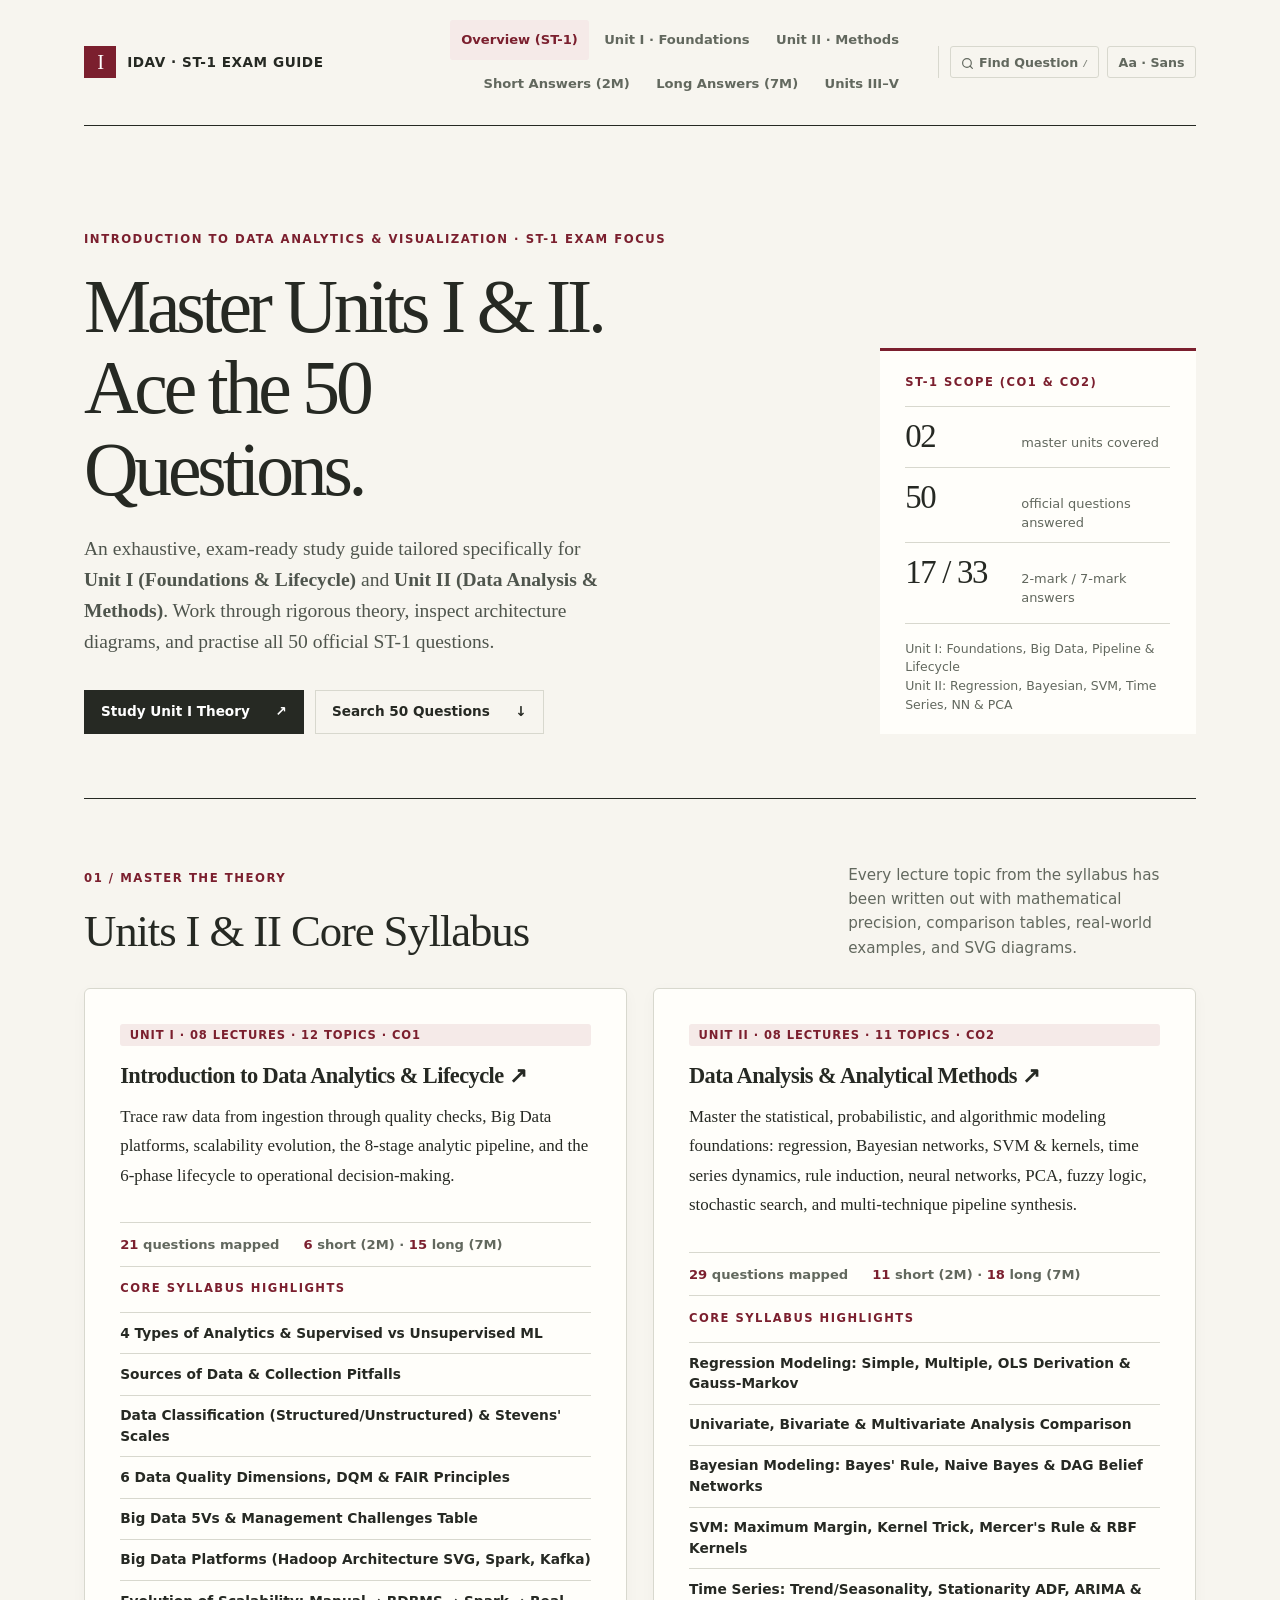
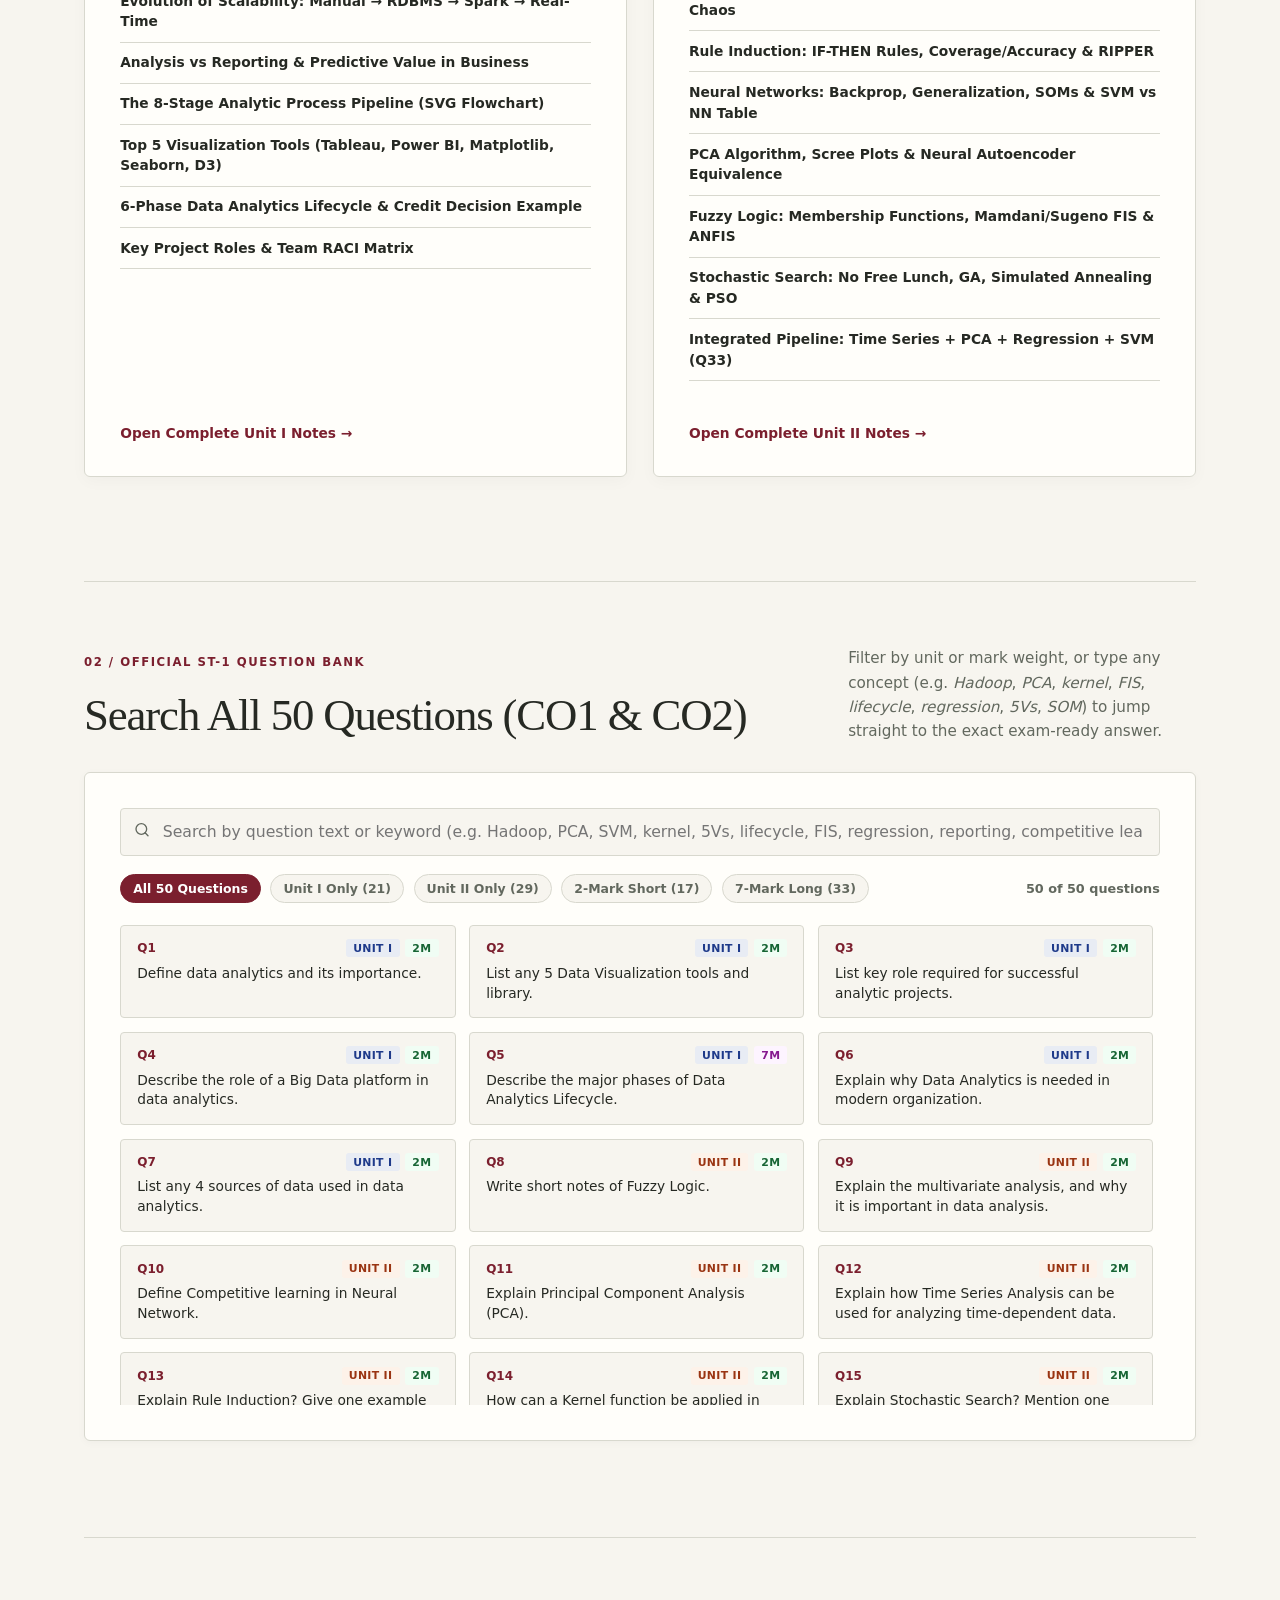
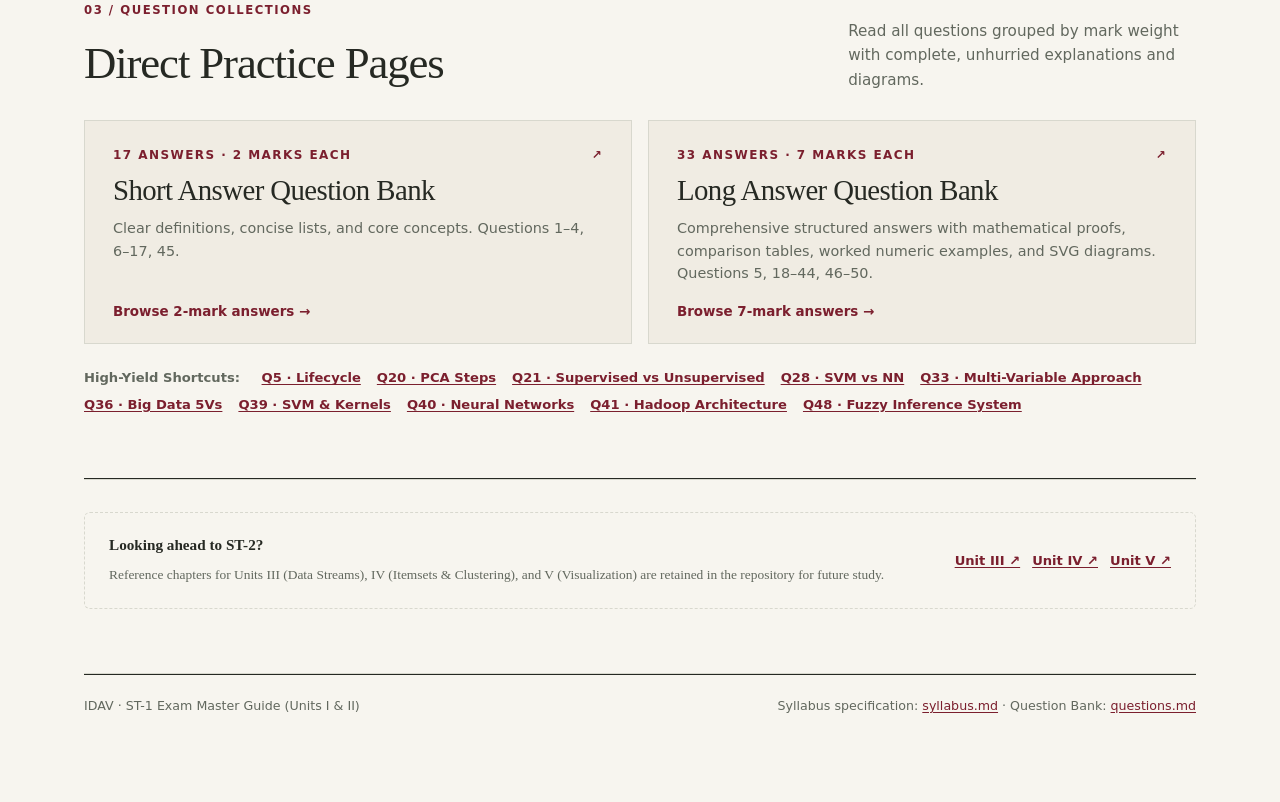
<file: index.html>
<!DOCTYPE html>
<html lang="en">
<head>
    <meta charset="UTF-8">
    <meta name="viewport" content="width=device-width, initial-scale=1.0">
    <meta name="description" content="IDAV ST-1 Exam Guide — Complete study guide and 40 question bank answers for Unit I and Unit II (CO1 & CO2). Detailed theory, SVG diagrams, and interactive search.">
    <title>IDAV ST-1 Exam Guide | Units I &amp; II Master Revision</title>
    <link rel="stylesheet" href="style.css">
</head>
<body class="home-page">
<nav aria-label="Primary navigation">
    <ul>
        <li><a href="index.html" aria-current="page">Overview (ST-1)</a></li>
        <li><a href="unit1.html">Unit I · Foundations</a></li>
        <li><a href="unit2.html">Unit II · Methods</a></li>
        <li><a href="short-answers.html">Short Answers (2M)</a></li>
        <li><a href="long-answers.html">Long Answers (7M)</a></li>
    </ul>
</nav>

<main id="top">
    <!-- Hero Header -->
    <header class="home-hero">
        <div class="hero-copy">
            <p class="eyebrow">Introduction to Data Analytics &amp; Visualization · ST-1 Exam Focus</p>
            <h1>Master Units I &amp; II.<br>Ace the 50 Questions.</h1>
            <p class="hero-lede">An exhaustive, exam-ready study guide tailored specifically for <strong>Unit I (Foundations &amp; Lifecycle)</strong> and <strong>Unit II (Data Analysis &amp; Methods)</strong>. Work through rigorous theory, inspect architecture diagrams, and practise all 50 official ST-1 questions.</p>
            <div class="hero-actions">
                <a class="button button-primary" href="unit1.html">Study Unit I Theory <span aria-hidden="true">↗</span></a>
                <a class="button button-quiet" href="#question-bank-section">Search 50 Questions <span aria-hidden="true">↓</span></a>
            </div>
        </div>
        <aside class="hero-aside" aria-label="Guide at a glance">
            <p class="aside-label">ST-1 Scope (CO1 &amp; CO2)</p>
            <div class="aside-stat"><strong>02</strong><span>master units covered</span></div>
            <div class="aside-stat"><strong>50</strong><span>official questions answered</span></div>
            <div class="aside-stat"><strong>17 / 33</strong><span>2-mark / 7-mark answers</span></div>
            <p class="aside-footnote">Unit I: Foundations, Big Data, Pipeline &amp; Lifecycle<br>Unit II: Regression, Bayesian, SVM, Time Series, NN &amp; PCA</p>
        </aside>
    </header>

    <!-- Master Units Section -->
    <section class="home-section" id="study-path" aria-labelledby="study-heading">
        <div class="section-heading">
            <div><p class="eyebrow">01 / Master the Theory</p><h2 id="study-heading">Units I &amp; II Core Syllabus</h2></div>
            <p>Every lecture topic from the syllabus has been written out with mathematical precision, comparison tables, real-world examples, and SVG diagrams.</p>
        </div>

        <div class="unit-st1-grid">
            <!-- Unit I Card -->
            <article class="unit-st1-card">
                <span class="unit-pill-tag">Unit I · 08 Lectures · 12 Topics · CO1</span>
                <h3><a href="unit1.html">Introduction to Data Analytics &amp; Lifecycle <span aria-hidden="true">↗</span></a></h3>
                <p>Trace raw data from ingestion through quality checks, Big Data platforms, scalability evolution, the 8-stage analytic pipeline, and the 6-phase lifecycle to operational decision-making.</p>
                
                <div class="unit-st1-stats">
                    <div><strong>21</strong> questions mapped</div>
                    <div><strong>6</strong> short (2M) · <strong>15</strong> long (7M)</div>
                </div>

                <p class="card-label">Core Syllabus Highlights</p>
                <ul class="topic-links">
                    <li><a href="unit1.html#data-analytics">4 Types of Analytics &amp; Supervised vs Unsupervised ML</a></li>
                    <li><a href="unit1.html#sources-of-data">Sources of Data &amp; Collection Pitfalls</a></li>
                    <li><a href="unit1.html#classification-of-data">Data Classification (Structured/Unstructured) &amp; Stevens' Scales</a></li>
                    <li><a href="unit1.html#data-quality">6 Data Quality Dimensions, DQM &amp; FAIR Principles</a></li>
                    <li><a href="unit1.html#five-vs">Big Data 5Vs &amp; Management Challenges Table</a></li>
                    <li><a href="unit1.html#big-data-platform">Big Data Platforms (Hadoop Architecture SVG, Spark, Kafka)</a></li>
                    <li><a href="unit1.html#need-and-evolution">Evolution of Scalability: Manual → RDBMS → Spark → Real-Time</a></li>
                    <li><a href="unit1.html#analysis-vs-reporting">Analysis vs Reporting &amp; Predictive Value in Business</a></li>
                    <li><a href="unit1.html#analytic-process">The 8-Stage Analytic Process Pipeline (SVG Flowchart)</a></li>
                    <li><a href="unit1.html#analytic-tools">Top 5 Visualization Tools (Tableau, Power BI, Matplotlib, Seaborn, D3)</a></li>
                    <li><a href="unit1.html#analytics-lifecycle">6-Phase Data Analytics Lifecycle &amp; Credit Decision Example</a></li>
                    <li><a href="unit1.html#project-roles">Key Project Roles &amp; Team RACI Matrix</a></li>
                </ul>
                <a class="card-cta" href="unit1.html" style="margin-top:auto;padding-top:1rem;">Open Complete Unit I Notes <span aria-hidden="true">→</span></a>
            </article>

            <!-- Unit II Card -->
            <article class="unit-st1-card">
                <span class="unit-pill-tag">Unit II · 08 Lectures · 11 Topics · CO2</span>
                <h3><a href="unit2.html">Data Analysis &amp; Analytical Methods <span aria-hidden="true">↗</span></a></h3>
                <p>Master the statistical, probabilistic, and algorithmic modeling foundations: regression, Bayesian networks, SVM &amp; kernels, time series dynamics, rule induction, neural networks, PCA, fuzzy logic, stochastic search, and multi-technique pipeline synthesis.</p>

                <div class="unit-st1-stats">
                    <div><strong>29</strong> questions mapped</div>
                    <div><strong>11</strong> short (2M) · <strong>18</strong> long (7M)</div>
                </div>

                <p class="card-label">Core Syllabus Highlights</p>
                <ul class="topic-links">
                    <li><a href="unit2.html#regression">Regression Modeling: Simple, Multiple, OLS Derivation &amp; Gauss-Markov</a></li>
                    <li><a href="unit2.html#multivariate">Univariate, Bivariate &amp; Multivariate Analysis Comparison</a></li>
                    <li><a href="unit2.html#bayesian">Bayesian Modeling: Bayes' Rule, Naive Bayes &amp; DAG Belief Networks</a></li>
                    <li><a href="unit2.html#svm">SVM: Maximum Margin, Kernel Trick, Mercer's Rule &amp; RBF Kernels</a></li>
                    <li><a href="unit2.html#time-series">Time Series: Trend/Seasonality, Stationarity ADF, ARIMA &amp; Chaos</a></li>
                    <li><a href="unit2.html#rule-induction">Rule Induction: IF-THEN Rules, Coverage/Accuracy &amp; RIPPER</a></li>
                    <li><a href="unit2.html#neural-networks">Neural Networks: Backprop, Generalization, SOMs &amp; SVM vs NN Table</a></li>
                    <li><a href="unit2.html#pca">PCA Algorithm, Scree Plots &amp; Neural Autoencoder Equivalence</a></li>
                    <li><a href="unit2.html#fuzzy-logic">Fuzzy Logic: Membership Functions, Mamdani/Sugeno FIS &amp; ANFIS</a></li>
                    <li><a href="unit2.html#stochastic-search">Stochastic Search: No Free Lunch, GA, Simulated Annealing &amp; PSO</a></li>
                    <li><a href="unit2.html#integrated-approach">Integrated Pipeline: Time Series + PCA + Regression + SVM (Q33)</a></li>
                </ul>
                <a class="card-cta" href="unit2.html" style="margin-top:auto;padding-top:1rem;">Open Complete Unit II Notes <span aria-hidden="true">→</span></a>
            </article>
        </div>
    </section>

    <!-- Interactive 50-Question Bank Search & Filter Engine -->
    <section class="home-section" id="question-bank-section" aria-labelledby="qb-heading">
        <div class="section-heading">
            <div><p class="eyebrow">02 / Official ST-1 Question Bank</p><h2 id="qb-heading">Search All 50 Questions (CO1 &amp; CO2)</h2></div>
            <p>Filter by unit or mark weight, or type any concept (e.g. <em>Hadoop</em>, <em>PCA</em>, <em>kernel</em>, <em>FIS</em>, <em>lifecycle</em>, <em>regression</em>, <em>5Vs</em>, <em>SOM</em>) to jump straight to the exact exam-ready answer.</p>
        </div>

        <div class="q-search-container">
            <div class="q-search-input-wrap">
                <span class="q-search-icon" aria-hidden="true"><svg width="16" height="16" viewBox="0 0 24 24" fill="none" stroke="currentColor" stroke-width="2" stroke-linecap="round" stroke-linejoin="round"><circle cx="11" cy="11" r="8"></circle><line x1="21" y1="21" x2="16.65" y2="16.65"></line></svg></span>
                <input type="text" id="home-questions-input" class="q-search-input" placeholder="Search by question text or keyword (e.g. Hadoop, PCA, SVM, kernel, 5Vs, lifecycle, FIS, regression, reporting, competitive learning)...">
            </div>

            <div class="q-filter-chips">
                <button type="button" class="filter-chip active" data-filter="all">All 50 Questions</button>
                <button type="button" class="filter-chip" data-filter="unit1">Unit I Only (21)</button>
                <button type="button" class="filter-chip" data-filter="unit2">Unit II Only (29)</button>
                <button type="button" class="filter-chip" data-filter="2m">2-Mark Short (17)</button>
                <button type="button" class="filter-chip" data-filter="7m">7-Mark Long (33)</button>
                <span id="q-filter-count" style="margin-left:auto;font:600 0.8rem var(--font-ui);color:var(--muted);align-self:center;">50 of 50 questions</span>
            </div>

            <div class="q-cards-grid" id="home-questions-grid">
                <!-- Dynamically populated by shared.js with instant live search -->
            </div>
        </div>
    </section>

    <!-- Practice Section Cards -->
    <section class="home-section practice-section" id="practice" aria-labelledby="practice-heading">
        <div class="section-heading">
            <div><p class="eyebrow">03 / Question Collections</p><h2 id="practice-heading">Direct Practice Pages</h2></div>
            <p>Read all questions grouped by mark weight with complete, unhurried explanations and diagrams.</p>
        </div>
        <div class="practice-grid">
            <a class="practice-card" href="short-answers.html">
                <span class="practice-number">17 answers · 2 Marks each <span aria-hidden="true">↗</span></span>
                <strong>Short Answer Question Bank</strong>
                <span>Clear definitions, concise lists, and core concepts. Questions 1–4, 6–17, 45.</span>
                <span class="practice-link">Browse 2-mark answers →</span>
            </a>
            <a class="practice-card" href="long-answers.html">
                <span class="practice-number">33 answers · 7 Marks each <span aria-hidden="true">↗</span></span>
                <strong>Long Answer Question Bank</strong>
                <span>Comprehensive structured answers with mathematical proofs, comparison tables, worked numeric examples, and SVG diagrams. Questions 5, 18–44, 46–50.</span>
                <span class="practice-link">Browse 7-mark answers →</span>
            </a>
        </div>
        <div class="question-shortcuts" aria-label="High-yield question shortcuts">
            <span>High-Yield Shortcuts:</span>
            <a href="long-answers.html#q5">Q5 · Lifecycle</a>
            <a href="long-answers.html#q20">Q20 · PCA Steps</a>
            <a href="long-answers.html#q21">Q21 · Supervised vs Unsupervised</a>
            <a href="long-answers.html#q28">Q28 · SVM vs NN</a>
            <a href="long-answers.html#q33">Q33 · Multi-Variable Approach</a>
            <a href="long-answers.html#q36">Q36 · Big Data 5Vs</a>
            <a href="long-answers.html#q39">Q39 · SVM &amp; Kernels</a>
            <a href="long-answers.html#q40">Q40 · Neural Networks</a>
            <a href="long-answers.html#q41">Q41 · Hadoop Architecture</a>
            <a href="long-answers.html#q48">Q48 · Fuzzy Inference System</a>
        </div>
    </section>

    <!-- Reference Section for Units III-V -->
    <section class="home-section" style="border-top:1px solid var(--line);padding-top:2rem;">
        <div style="background:var(--paper);border:1px dashed var(--line);border-radius:6px;padding:1.2rem 1.5rem;display:flex;flex-wrap:wrap;justify-content:space-between;align-items:center;gap:1rem;">
            <div>
                <strong style="display:block;font-size:0.95rem;color:var(--ink);">Looking ahead to ST-2?</strong>
                <span style="font-size:0.84rem;color:var(--muted);">Reference chapters for Units III (Data Streams), IV (Itemsets &amp; Clustering), and V (Visualization) are retained in the repository for future study.</span>
            </div>
            <div style="display:flex;gap:0.75rem;font:600 0.82rem var(--font-ui);">
                <a href="unit3.html">Unit III ↗</a>
                <a href="unit4.html">Unit IV ↗</a>
                <a href="unit5.html">Unit V ↗</a>
            </div>
        </div>
    </section>
</main>

<footer class="site-footer">
    <span>IDAV · ST-1 Exam Master Guide (Units I &amp; II)</span>
    <span>Syllabus specification: <a href="syllabus.md">syllabus.md</a> · Question Bank: <a href="questions.md">questions.md</a></span>
</footer>

<script src="shared.js"></script>
</body>
</html>
</file>
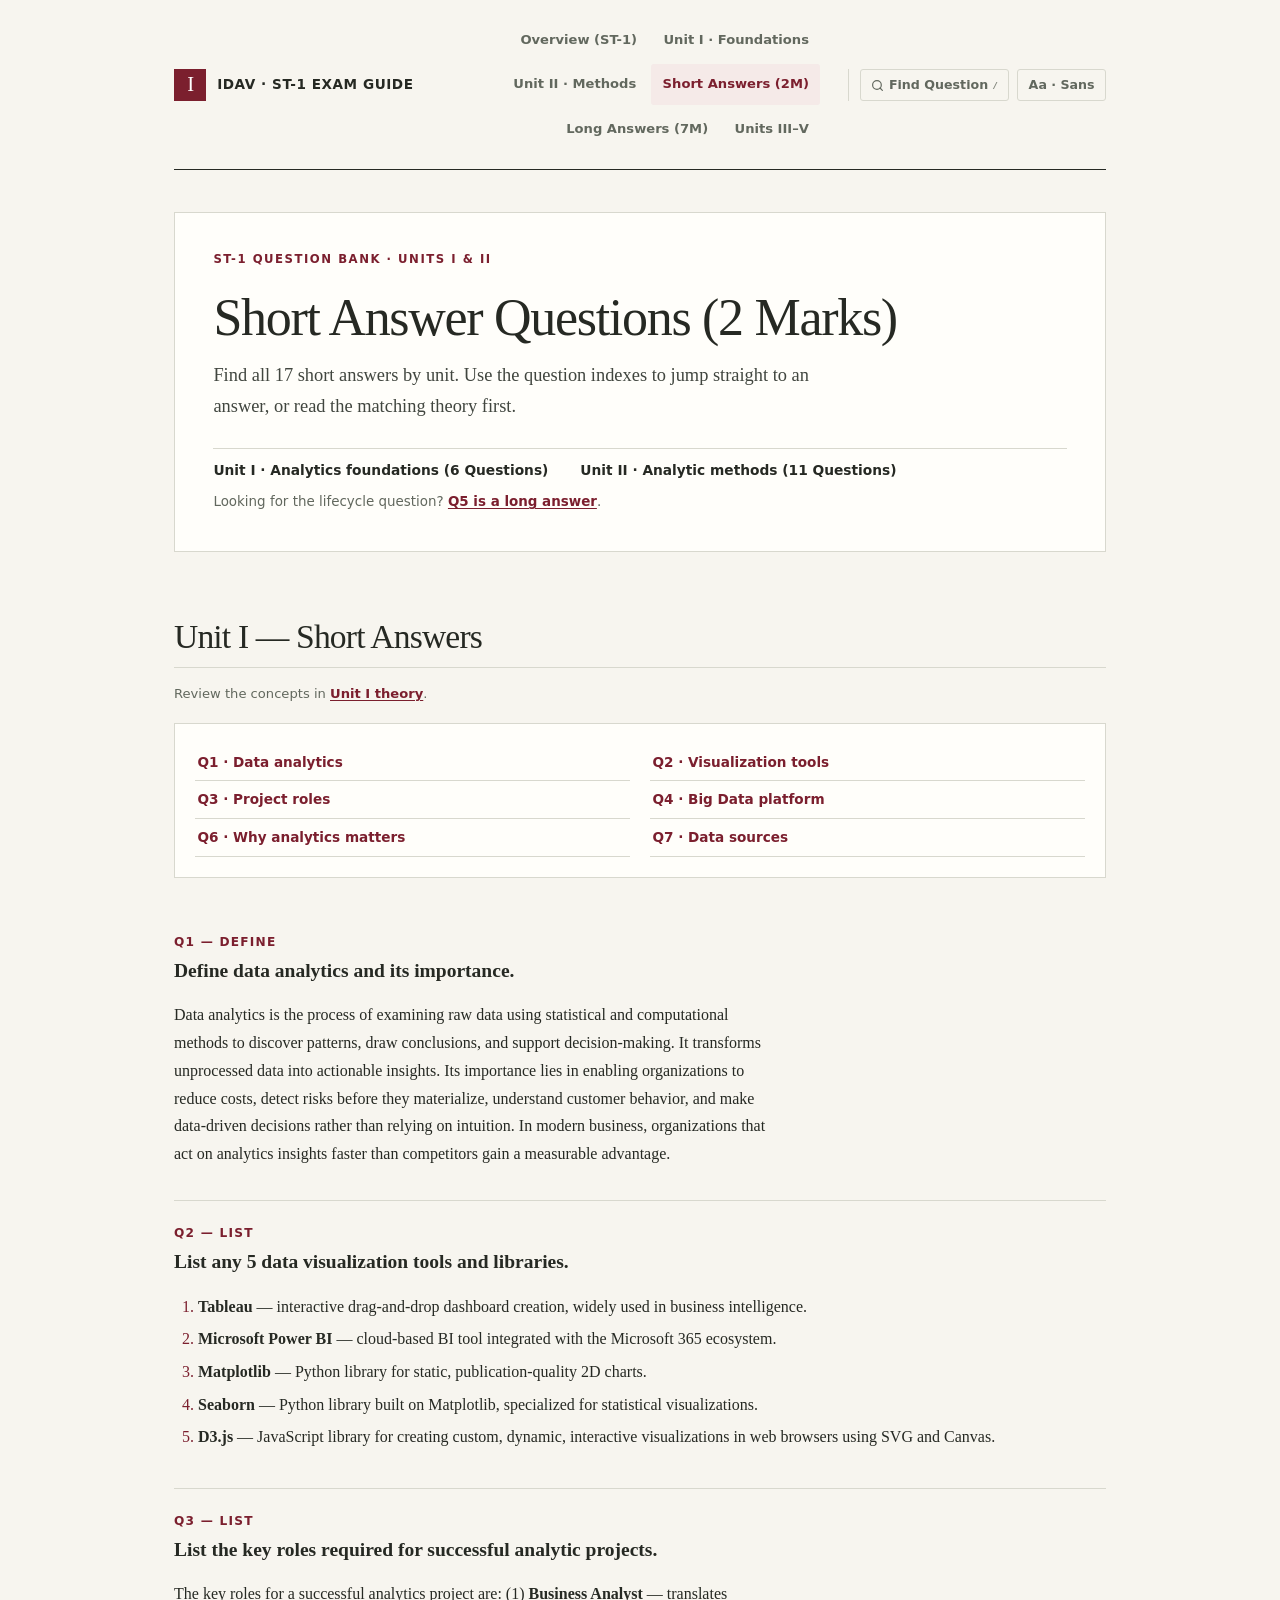
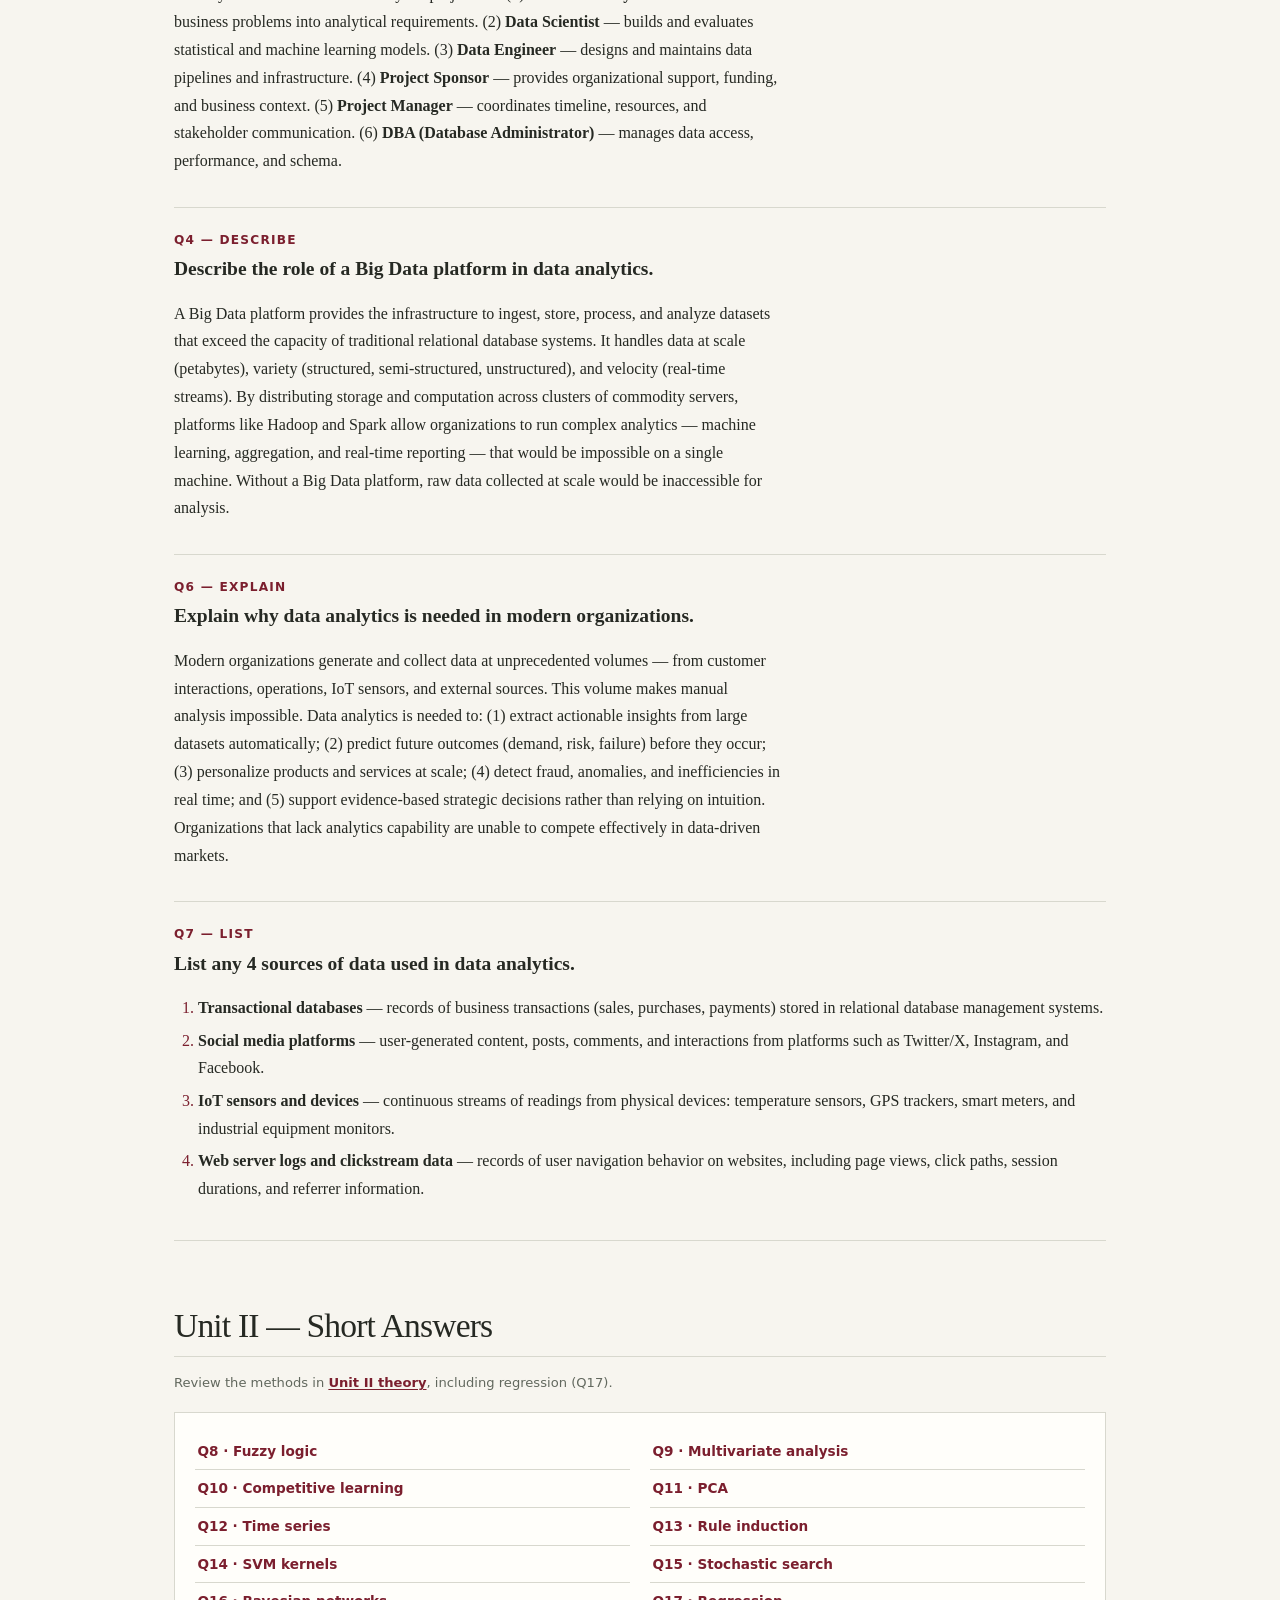
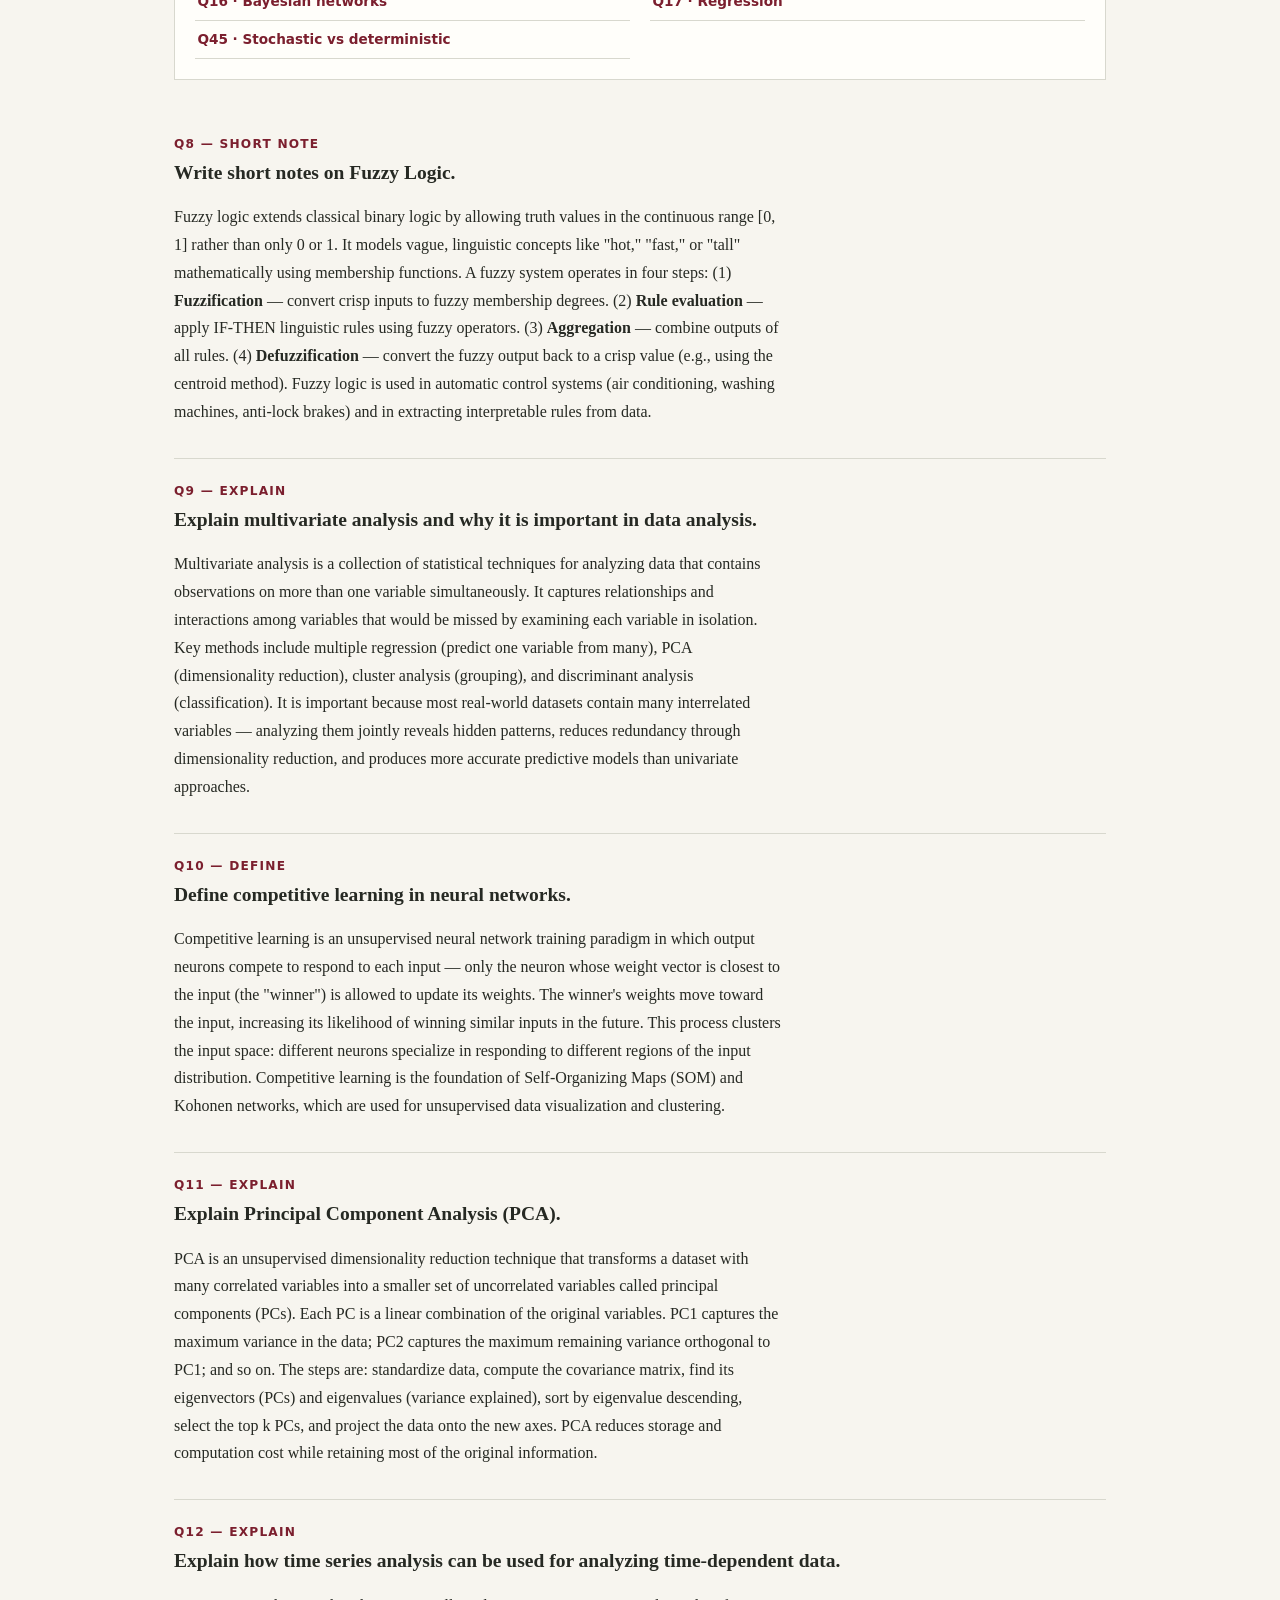
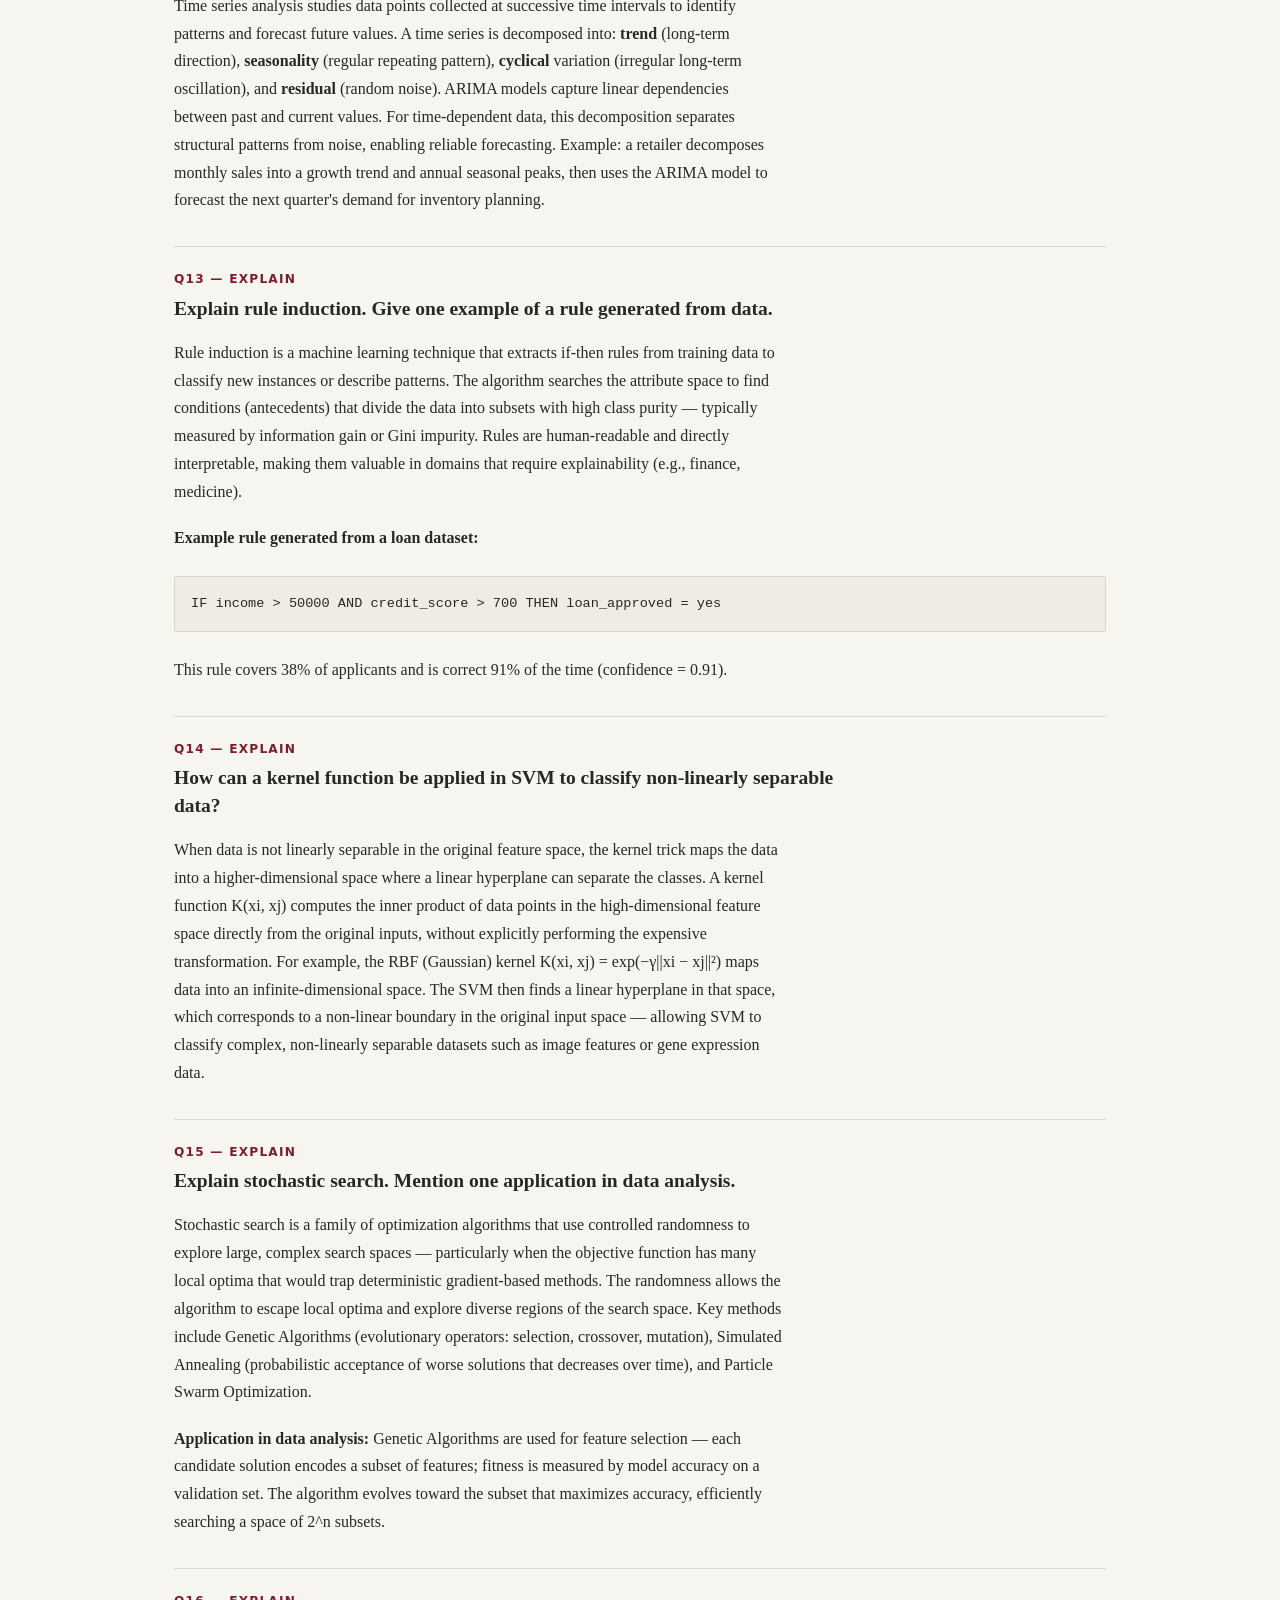
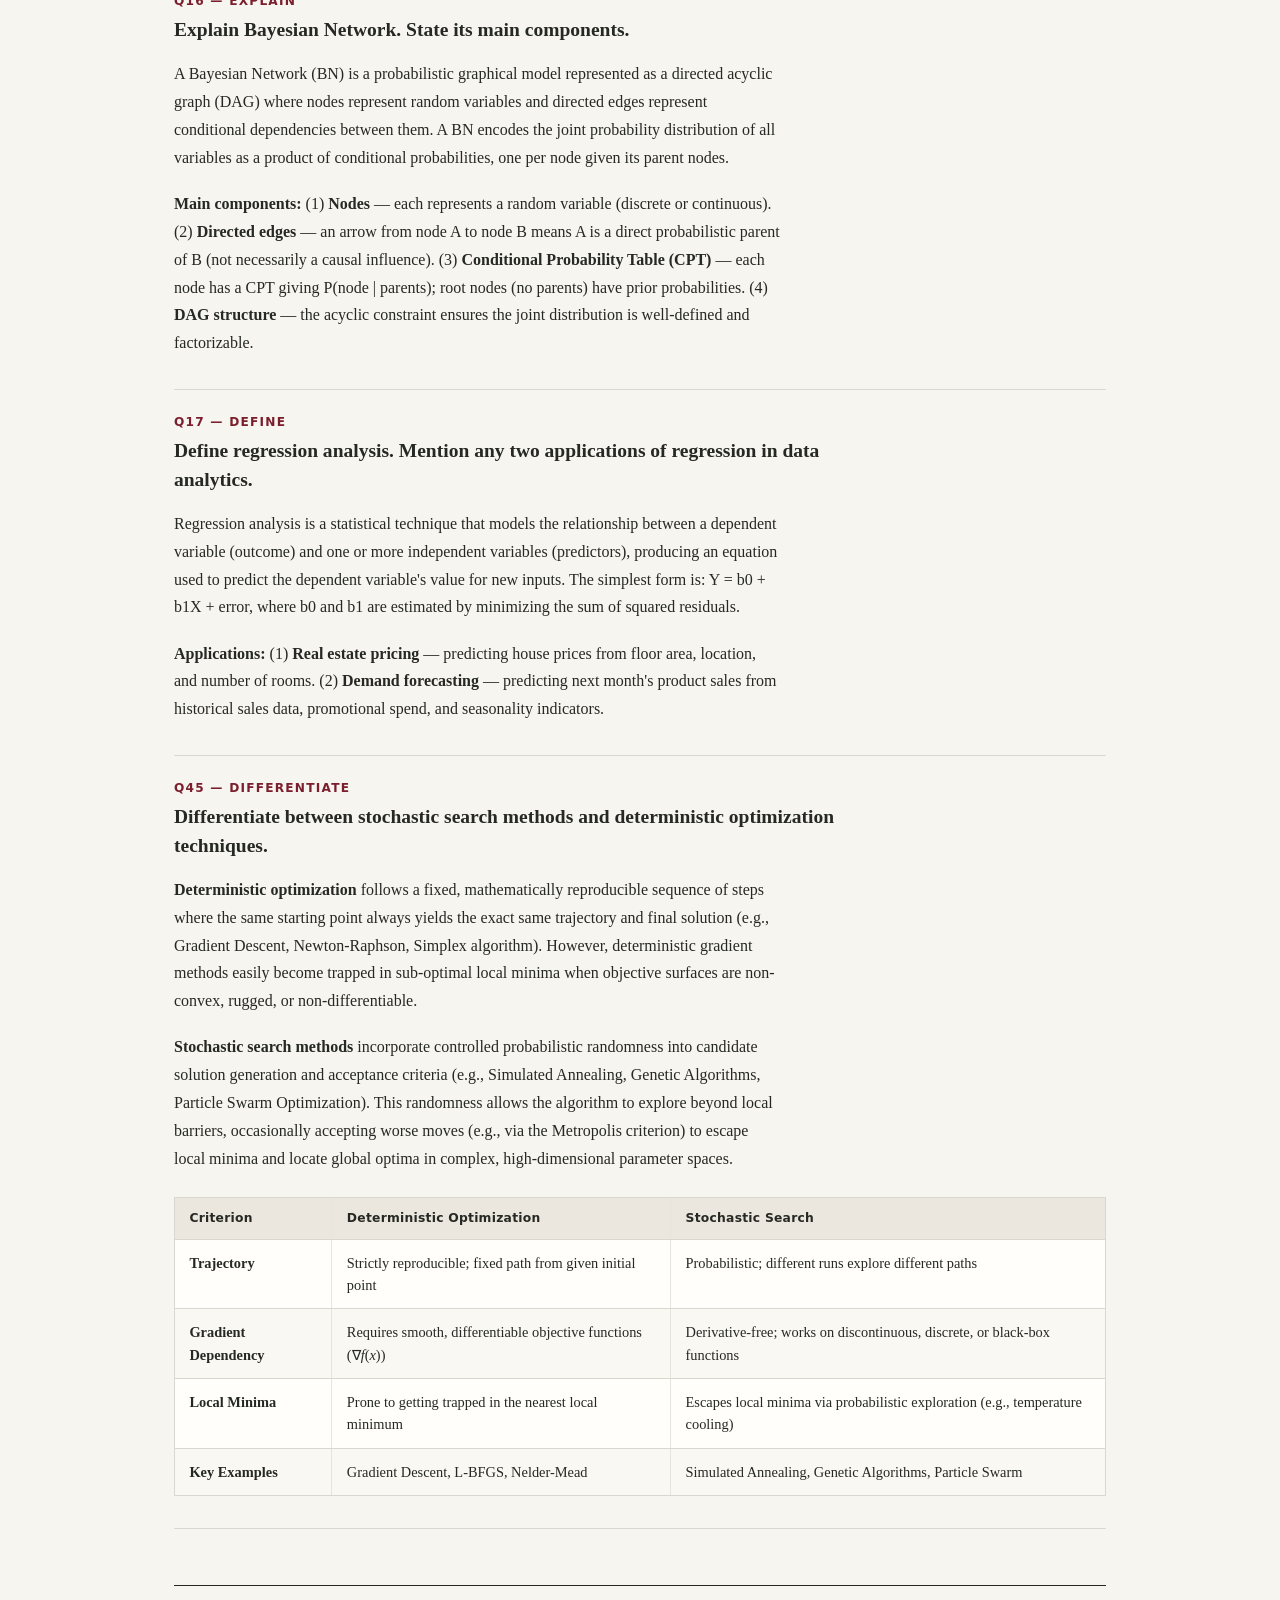
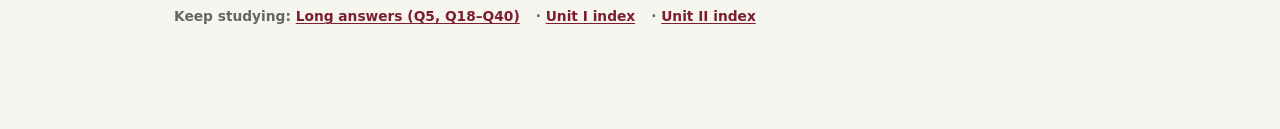
<file: short-answers.html>
<!DOCTYPE html>
<html lang="en">
<head>
    <meta charset="UTF-8">
    <meta name="viewport" content="width=device-width, initial-scale=1.0">
    <meta name="description" content="IDAV ST-1 Short Answer Questions — 2-mark style answers for Unit I and Unit II, grouped and exam-ready.">
    <title>Short Answer Questions | IDAV Guide</title>

    <link rel="stylesheet" href="style.css">
</head>
<body>

<nav>
    <ul>
        <li><a href="index.html">Home</a></li>
        <li><a href="unit1.html">Unit I</a></li>
        <li><a href="unit2.html">Unit II</a></li>
        <li><a href="unit3.html">Unit III</a></li>
        <li><a href="unit4.html">Unit IV</a></li>
        <li><a href="unit5.html">Unit V</a></li>
        <li><a href="short-answers.html" class="active">Short Answers</a></li>
        <li><a href="long-answers.html">Long Answers</a></li>
    </ul>
</nav>

<main id="top">
<header class="page-header chapter-intro">
    <p class="chapter-kicker">ST-1 Question Bank · Units I &amp; II</p>
    <h1>Short Answer Questions (2 Marks)</h1>
    <p class="chapter-summary">Find all 17 short answers by unit. Use the question indexes to jump straight to an answer, or read the matching theory first.</p>
    <nav class="chapter-map" aria-label="Jump to a unit">
        <ul>
            <li><a href="#unit1-questions">Unit I · Analytics foundations (6 Questions)</a></li>
            <li><a href="#unit2-questions">Unit II · Analytic methods (11 Questions)</a></li>
        </ul>
    </nav>
    <p class="chapter-links">Looking for the lifecycle question? <a href="long-answers.html#q5">Q5 is a long answer</a>.</p>
</header>

<!-- =================== UNIT I =================== -->
<section id="unit1-questions" aria-labelledby="unit1-heading">
<h2 id="unit1-heading">Unit I — Short Answers</h2>
<p class="chapter-links">Review the concepts in <a href="unit1.html">Unit I theory</a>.</p>
<nav class="question-index" aria-label="Unit I short answer index">
    <ul>
        <li><a href="#q1">Q1 · Data analytics</a></li>
        <li><a href="#q2">Q2 · Visualization tools</a></li>
        <li><a href="#q3">Q3 · Project roles</a></li>
        <li><a href="#q4">Q4 · Big Data platform</a></li>
        <li><a href="#q6">Q6 · Why analytics matters</a></li>
        <li><a href="#q7">Q7 · Data sources</a></li>
    </ul>
</nav>

<div class="qa-block" id="q1">
    <div class="question-label">Q1 — Define</div>
    <div class="question-text">Define data analytics and its importance.</div>
    <div class="answer-body">
        <p>Data analytics is the process of examining raw data using statistical and computational methods to discover patterns, draw conclusions, and support decision-making. It transforms unprocessed data into actionable insights. Its importance lies in enabling organizations to reduce costs, detect risks before they materialize, understand customer behavior, and make data-driven decisions rather than relying on intuition. In modern business, organizations that act on analytics insights faster than competitors gain a measurable advantage.</p>
    </div>
</div>

<div class="qa-block" id="q2">
    <div class="question-label">Q2 — List</div>
    <div class="question-text">List any 5 data visualization tools and libraries.</div>
    <div class="answer-body">
        <ol>
            <li><strong>Tableau</strong> — interactive drag-and-drop dashboard creation, widely used in business intelligence.</li>
            <li><strong>Microsoft Power BI</strong> — cloud-based BI tool integrated with the Microsoft 365 ecosystem.</li>
            <li><strong>Matplotlib</strong> — Python library for static, publication-quality 2D charts.</li>
            <li><strong>Seaborn</strong> — Python library built on Matplotlib, specialized for statistical visualizations.</li>
            <li><strong>D3.js</strong> — JavaScript library for creating custom, dynamic, interactive visualizations in web browsers using SVG and Canvas.</li>
        </ol>
    </div>
</div>

<div class="qa-block" id="q3">
    <div class="question-label">Q3 — List</div>
    <div class="question-text">List the key roles required for successful analytic projects.</div>
    <div class="answer-body">
        <p>The key roles for a successful analytics project are: (1) <strong>Business Analyst</strong> — translates business problems into analytical requirements. (2) <strong>Data Scientist</strong> — builds and evaluates statistical and machine learning models. (3) <strong>Data Engineer</strong> — designs and maintains data pipelines and infrastructure. (4) <strong>Project Sponsor</strong> — provides organizational support, funding, and business context. (5) <strong>Project Manager</strong> — coordinates timeline, resources, and stakeholder communication. (6) <strong>DBA (Database Administrator)</strong> — manages data access, performance, and schema.</p>
    </div>
</div>

<div class="qa-block" id="q4">
    <div class="question-label">Q4 — Describe</div>
    <div class="question-text">Describe the role of a Big Data platform in data analytics.</div>
    <div class="answer-body">
        <p>A Big Data platform provides the infrastructure to ingest, store, process, and analyze datasets that exceed the capacity of traditional relational database systems. It handles data at scale (petabytes), variety (structured, semi-structured, unstructured), and velocity (real-time streams). By distributing storage and computation across clusters of commodity servers, platforms like Hadoop and Spark allow organizations to run complex analytics — machine learning, aggregation, and real-time reporting — that would be impossible on a single machine. Without a Big Data platform, raw data collected at scale would be inaccessible for analysis.</p>
    </div>
</div>

<div class="qa-block" id="q6">
    <div class="question-label">Q6 — Explain</div>
    <div class="question-text">Explain why data analytics is needed in modern organizations.</div>
    <div class="answer-body">
        <p>Modern organizations generate and collect data at unprecedented volumes — from customer interactions, operations, IoT sensors, and external sources. This volume makes manual analysis impossible. Data analytics is needed to: (1) extract actionable insights from large datasets automatically; (2) predict future outcomes (demand, risk, failure) before they occur; (3) personalize products and services at scale; (4) detect fraud, anomalies, and inefficiencies in real time; and (5) support evidence-based strategic decisions rather than relying on intuition. Organizations that lack analytics capability are unable to compete effectively in data-driven markets.</p>
    </div>
</div>

<div class="qa-block" id="q7">
    <div class="question-label">Q7 — List</div>
    <div class="question-text">List any 4 sources of data used in data analytics.</div>
    <div class="answer-body">
        <ol>
            <li><strong>Transactional databases</strong> — records of business transactions (sales, purchases, payments) stored in relational database management systems.</li>
            <li><strong>Social media platforms</strong> — user-generated content, posts, comments, and interactions from platforms such as Twitter/X, Instagram, and Facebook.</li>
            <li><strong>IoT sensors and devices</strong> — continuous streams of readings from physical devices: temperature sensors, GPS trackers, smart meters, and industrial equipment monitors.</li>
            <li><strong>Web server logs and clickstream data</strong> — records of user navigation behavior on websites, including page views, click paths, session durations, and referrer information.</li>
        </ol>
    </div>
</div>

</section>

<!-- =================== UNIT II =================== -->
<section id="unit2-questions" aria-labelledby="unit2-heading">
<h2 id="unit2-heading">Unit II — Short Answers</h2>
<p class="chapter-links">Review the methods in <a href="unit2.html">Unit II theory</a>, including regression (Q17).</p>
<nav class="question-index" aria-label="Unit II short answer index">
    <ul>
        <li><a href="#q8">Q8 · Fuzzy logic</a></li>
        <li><a href="#q9">Q9 · Multivariate analysis</a></li>
        <li><a href="#q10">Q10 · Competitive learning</a></li>
        <li><a href="#q11">Q11 · PCA</a></li>
        <li><a href="#q12">Q12 · Time series</a></li>
        <li><a href="#q13">Q13 · Rule induction</a></li>
        <li><a href="#q14">Q14 · SVM kernels</a></li>
        <li><a href="#q15">Q15 · Stochastic search</a></li>
        <li><a href="#q16">Q16 · Bayesian networks</a></li>
        <li><a href="#q17">Q17 · Regression</a></li>
        <li><a href="#q45">Q45 · Stochastic vs deterministic</a></li>
    </ul>
</nav>

<div class="qa-block" id="q8">
    <div class="question-label">Q8 — Short Note</div>
    <div class="question-text">Write short notes on Fuzzy Logic.</div>
    <div class="answer-body">
        <p>Fuzzy logic extends classical binary logic by allowing truth values in the continuous range [0, 1] rather than only 0 or 1. It models vague, linguistic concepts like "hot," "fast," or "tall" mathematically using membership functions. A fuzzy system operates in four steps: (1) <strong>Fuzzification</strong> — convert crisp inputs to fuzzy membership degrees. (2) <strong>Rule evaluation</strong> — apply IF-THEN linguistic rules using fuzzy operators. (3) <strong>Aggregation</strong> — combine outputs of all rules. (4) <strong>Defuzzification</strong> — convert the fuzzy output back to a crisp value (e.g., using the centroid method). Fuzzy logic is used in automatic control systems (air conditioning, washing machines, anti-lock brakes) and in extracting interpretable rules from data.</p>
    </div>
</div>

<div class="qa-block" id="q9">
    <div class="question-label">Q9 — Explain</div>
    <div class="question-text">Explain multivariate analysis and why it is important in data analysis.</div>
    <div class="answer-body">
        <p>Multivariate analysis is a collection of statistical techniques for analyzing data that contains observations on more than one variable simultaneously. It captures relationships and interactions among variables that would be missed by examining each variable in isolation. Key methods include multiple regression (predict one variable from many), PCA (dimensionality reduction), cluster analysis (grouping), and discriminant analysis (classification). It is important because most real-world datasets contain many interrelated variables — analyzing them jointly reveals hidden patterns, reduces redundancy through dimensionality reduction, and produces more accurate predictive models than univariate approaches.</p>
    </div>
</div>

<div class="qa-block" id="q10">
    <div class="question-label">Q10 — Define</div>
    <div class="question-text">Define competitive learning in neural networks.</div>
    <div class="answer-body">
        <p>Competitive learning is an unsupervised neural network training paradigm in which output neurons compete to respond to each input — only the neuron whose weight vector is closest to the input (the "winner") is allowed to update its weights. The winner's weights move toward the input, increasing its likelihood of winning similar inputs in the future. This process clusters the input space: different neurons specialize in responding to different regions of the input distribution. Competitive learning is the foundation of Self-Organizing Maps (SOM) and Kohonen networks, which are used for unsupervised data visualization and clustering.</p>
    </div>
</div>

<div class="qa-block" id="q11">
    <div class="question-label">Q11 — Explain</div>
    <div class="question-text">Explain Principal Component Analysis (PCA).</div>
    <div class="answer-body">
        <p>PCA is an unsupervised dimensionality reduction technique that transforms a dataset with many correlated variables into a smaller set of uncorrelated variables called principal components (PCs). Each PC is a linear combination of the original variables. PC1 captures the maximum variance in the data; PC2 captures the maximum remaining variance orthogonal to PC1; and so on. The steps are: standardize data, compute the covariance matrix, find its eigenvectors (PCs) and eigenvalues (variance explained), sort by eigenvalue descending, select the top k PCs, and project the data onto the new axes. PCA reduces storage and computation cost while retaining most of the original information.</p>
    </div>
</div>

<div class="qa-block" id="q12">
    <div class="question-label">Q12 — Explain</div>
    <div class="question-text">Explain how time series analysis can be used for analyzing time-dependent data.</div>
    <div class="answer-body">
        <p>Time series analysis studies data points collected at successive time intervals to identify patterns and forecast future values. A time series is decomposed into: <strong>trend</strong> (long-term direction), <strong>seasonality</strong> (regular repeating pattern), <strong>cyclical</strong> variation (irregular long-term oscillation), and <strong>residual</strong> (random noise). ARIMA models capture linear dependencies between past and current values. For time-dependent data, this decomposition separates structural patterns from noise, enabling reliable forecasting. Example: a retailer decomposes monthly sales into a growth trend and annual seasonal peaks, then uses the ARIMA model to forecast the next quarter's demand for inventory planning.</p>
    </div>
</div>

<div class="qa-block" id="q13">
    <div class="question-label">Q13 — Explain</div>
    <div class="question-text">Explain rule induction. Give one example of a rule generated from data.</div>
    <div class="answer-body">
        <p>Rule induction is a machine learning technique that extracts if-then rules from training data to classify new instances or describe patterns. The algorithm searches the attribute space to find conditions (antecedents) that divide the data into subsets with high class purity — typically measured by information gain or Gini impurity. Rules are human-readable and directly interpretable, making them valuable in domains that require explainability (e.g., finance, medicine).</p>
        <p><strong>Example rule generated from a loan dataset:</strong></p>
        <pre>IF income &gt; 50000 AND credit_score &gt; 700 THEN loan_approved = yes</pre>
        <p>This rule covers 38% of applicants and is correct 91% of the time (confidence = 0.91).</p>
    </div>
</div>

<div class="qa-block" id="q14">
    <div class="question-label">Q14 — Explain</div>
    <div class="question-text">How can a kernel function be applied in SVM to classify non-linearly separable data?</div>
    <div class="answer-body">
        <p>When data is not linearly separable in the original feature space, the kernel trick maps the data into a higher-dimensional space where a linear hyperplane can separate the classes. A kernel function K(xi, xj) computes the inner product of data points in the high-dimensional feature space directly from the original inputs, without explicitly performing the expensive transformation. For example, the RBF (Gaussian) kernel K(xi, xj) = exp(−γ||xi − xj||²) maps data into an infinite-dimensional space. The SVM then finds a linear hyperplane in that space, which corresponds to a non-linear boundary in the original input space — allowing SVM to classify complex, non-linearly separable datasets such as image features or gene expression data.</p>
    </div>
</div>

<div class="qa-block" id="q15">
    <div class="question-label">Q15 — Explain</div>
    <div class="question-text">Explain stochastic search. Mention one application in data analysis.</div>
    <div class="answer-body">
        <p>Stochastic search is a family of optimization algorithms that use controlled randomness to explore large, complex search spaces — particularly when the objective function has many local optima that would trap deterministic gradient-based methods. The randomness allows the algorithm to escape local optima and explore diverse regions of the search space. Key methods include Genetic Algorithms (evolutionary operators: selection, crossover, mutation), Simulated Annealing (probabilistic acceptance of worse solutions that decreases over time), and Particle Swarm Optimization.</p>
        <p><strong>Application in data analysis:</strong> Genetic Algorithms are used for feature selection — each candidate solution encodes a subset of features; fitness is measured by model accuracy on a validation set. The algorithm evolves toward the subset that maximizes accuracy, efficiently searching a space of 2^n subsets.</p>
    </div>
</div>

<div class="qa-block" id="q16">
    <div class="question-label">Q16 — Explain</div>
    <div class="question-text">Explain Bayesian Network. State its main components.</div>
    <div class="answer-body">
        <p>A Bayesian Network (BN) is a probabilistic graphical model represented as a directed acyclic graph (DAG) where nodes represent random variables and directed edges represent conditional dependencies between them. A BN encodes the joint probability distribution of all variables as a product of conditional probabilities, one per node given its parent nodes.</p>
        <p><strong>Main components:</strong> (1) <strong>Nodes</strong> — each represents a random variable (discrete or continuous). (2) <strong>Directed edges</strong> — an arrow from node A to node B means A is a direct probabilistic parent of B (not necessarily a causal influence). (3) <strong>Conditional Probability Table (CPT)</strong> — each node has a CPT giving P(node | parents); root nodes (no parents) have prior probabilities. (4) <strong>DAG structure</strong> — the acyclic constraint ensures the joint distribution is well-defined and factorizable.</p>
    </div>
</div>

<div class="qa-block" id="q17">
    <div class="question-label">Q17 — Define</div>
    <div class="question-text">Define regression analysis. Mention any two applications of regression in data analytics.</div>
    <div class="answer-body">
        <p>Regression analysis is a statistical technique that models the relationship between a dependent variable (outcome) and one or more independent variables (predictors), producing an equation used to predict the dependent variable's value for new inputs. The simplest form is: Y = b0 + b1X + error, where b0 and b1 are estimated by minimizing the sum of squared residuals.</p>
        <p><strong>Applications:</strong> (1) <strong>Real estate pricing</strong> — predicting house prices from floor area, location, and number of rooms. (2) <strong>Demand forecasting</strong> — predicting next month's product sales from historical sales data, promotional spend, and seasonality indicators.</p>
    </div>
</div>

<div class="qa-block" id="q45">
    <div class="question-label">Q45 — Differentiate</div>
    <div class="question-text">Differentiate between stochastic search methods and deterministic optimization techniques.</div>
    <div class="answer-body">
        <p><strong>Deterministic optimization</strong> follows a fixed, mathematically reproducible sequence of steps where the same starting point always yields the exact same trajectory and final solution (e.g., Gradient Descent, Newton-Raphson, Simplex algorithm). However, deterministic gradient methods easily become trapped in sub-optimal local minima when objective surfaces are non-convex, rugged, or non-differentiable.</p>
        <p><strong>Stochastic search methods</strong> incorporate controlled probabilistic randomness into candidate solution generation and acceptance criteria (e.g., Simulated Annealing, Genetic Algorithms, Particle Swarm Optimization). This randomness allows the algorithm to explore beyond local barriers, occasionally accepting worse moves (e.g., via the Metropolis criterion) to escape local minima and locate global optima in complex, high-dimensional parameter spaces.</p>
        <div class="table-scroll">
        <table>
            <thead>
                <tr><th>Criterion</th><th>Deterministic Optimization</th><th>Stochastic Search</th></tr>
            </thead>
            <tbody>
                <tr><td><strong>Trajectory</strong></td><td>Strictly reproducible; fixed path from given initial point</td><td>Probabilistic; different runs explore different paths</td></tr>
                <tr><td><strong>Gradient Dependency</strong></td><td>Requires smooth, differentiable objective functions (∇<em>f</em>(<em>x</em>))</td><td>Derivative-free; works on discontinuous, discrete, or black-box functions</td></tr>
                <tr><td><strong>Local Minima</strong></td><td>Prone to getting trapped in the nearest local minimum</td><td>Escapes local minima via probabilistic exploration (e.g., temperature cooling)</td></tr>
                <tr><td><strong>Key Examples</strong></td><td>Gradient Descent, L-BFGS, Nelder-Mead</td><td>Simulated Annealing, Genetic Algorithms, Particle Swarm</td></tr>
            </tbody>
        </table>
        </div>
    </div>
</div>
</section>

<footer class="chapter-footer">
    <p>Keep studying: <a href="long-answers.html">Long answers (Q5, Q18–Q40)</a> · <a href="#unit1-questions">Unit I index</a> · <a href="#unit2-questions">Unit II index</a></p>
</footer>
</main>

<script src="shared.js"></script>
</body>
</html>
</file>
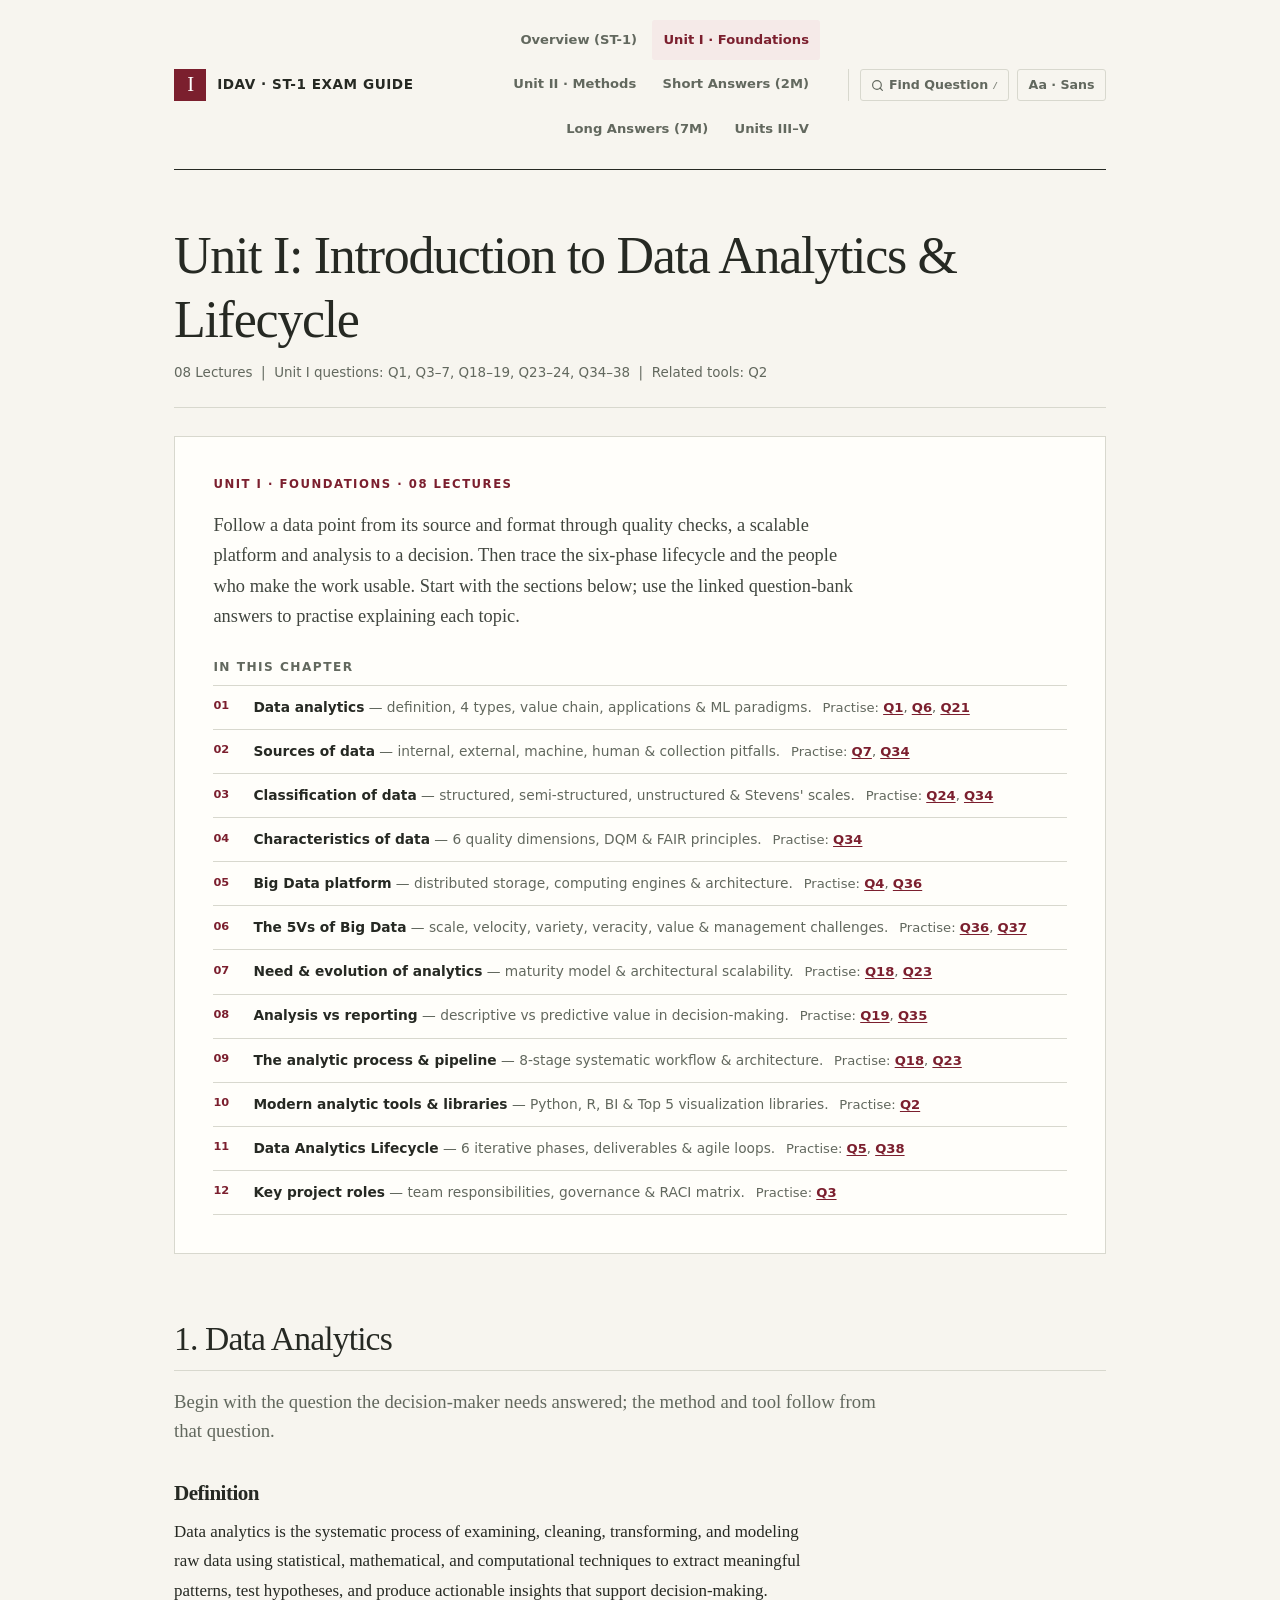
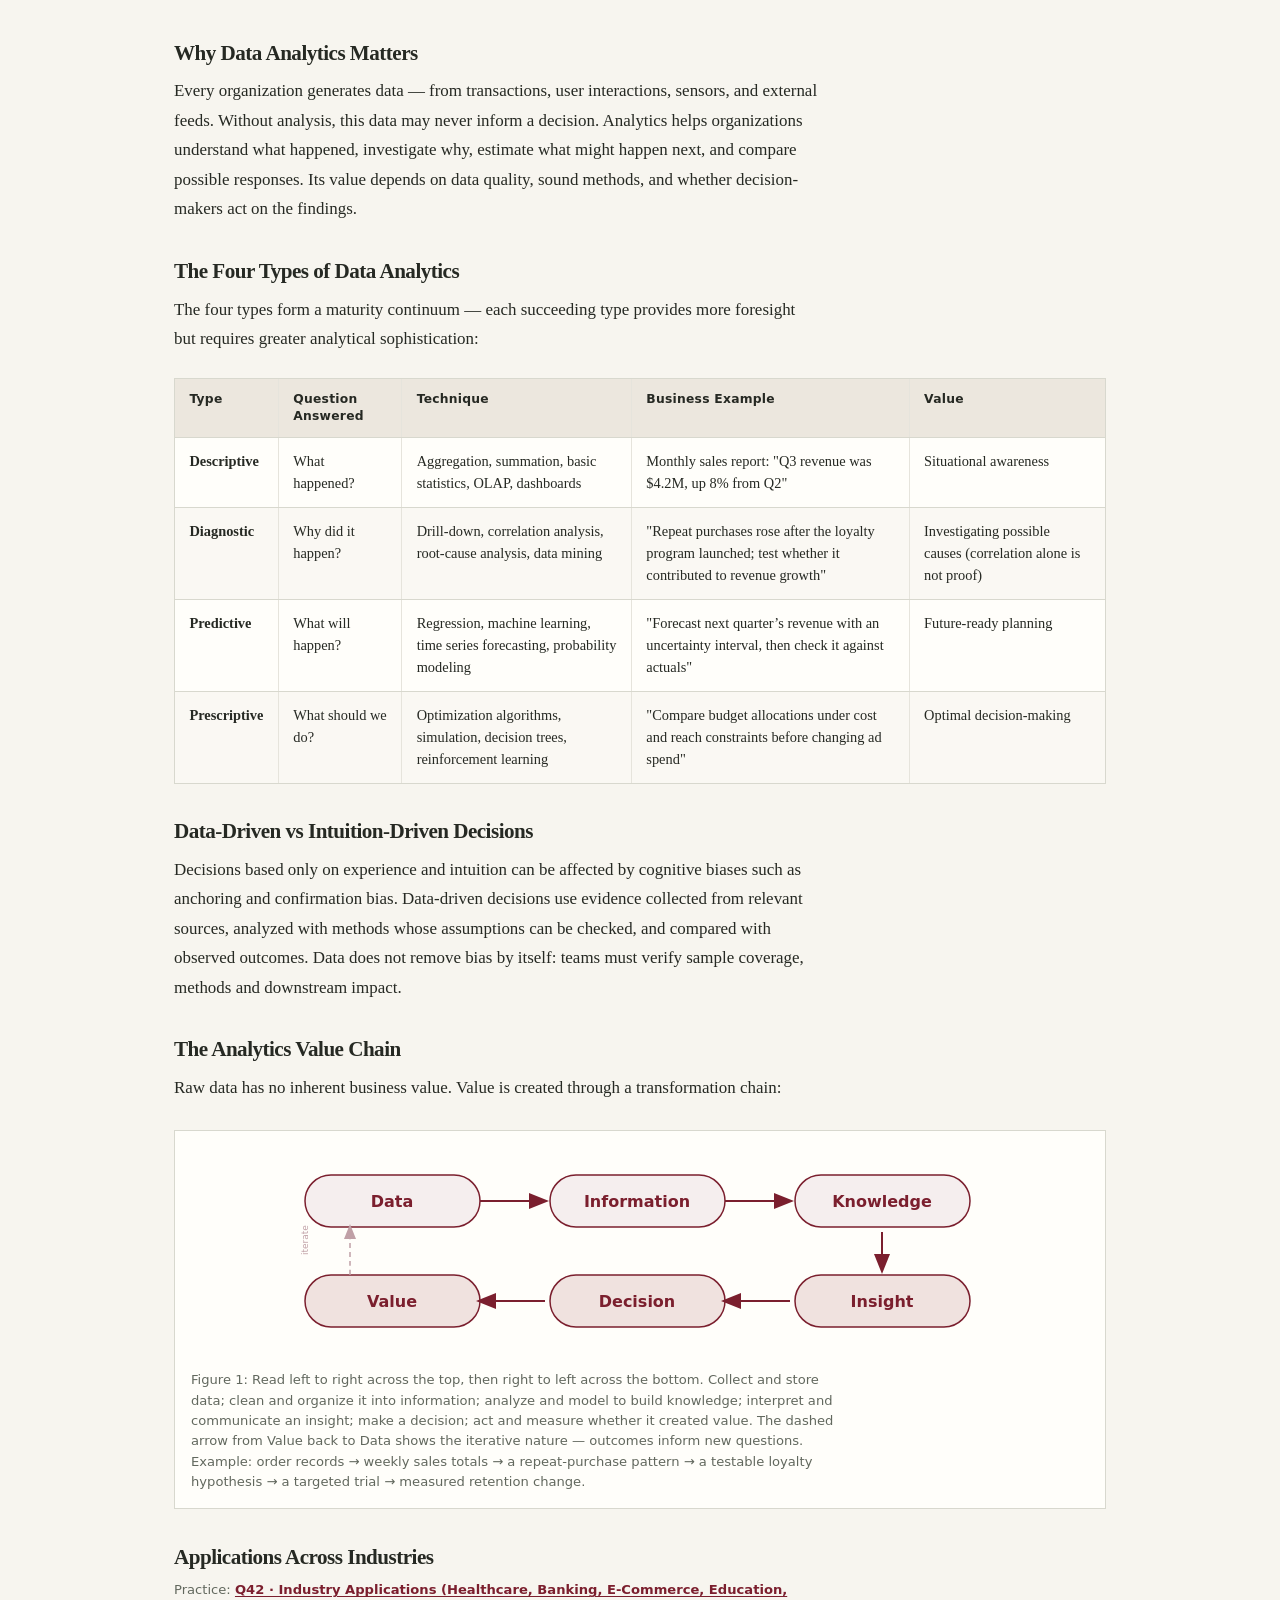
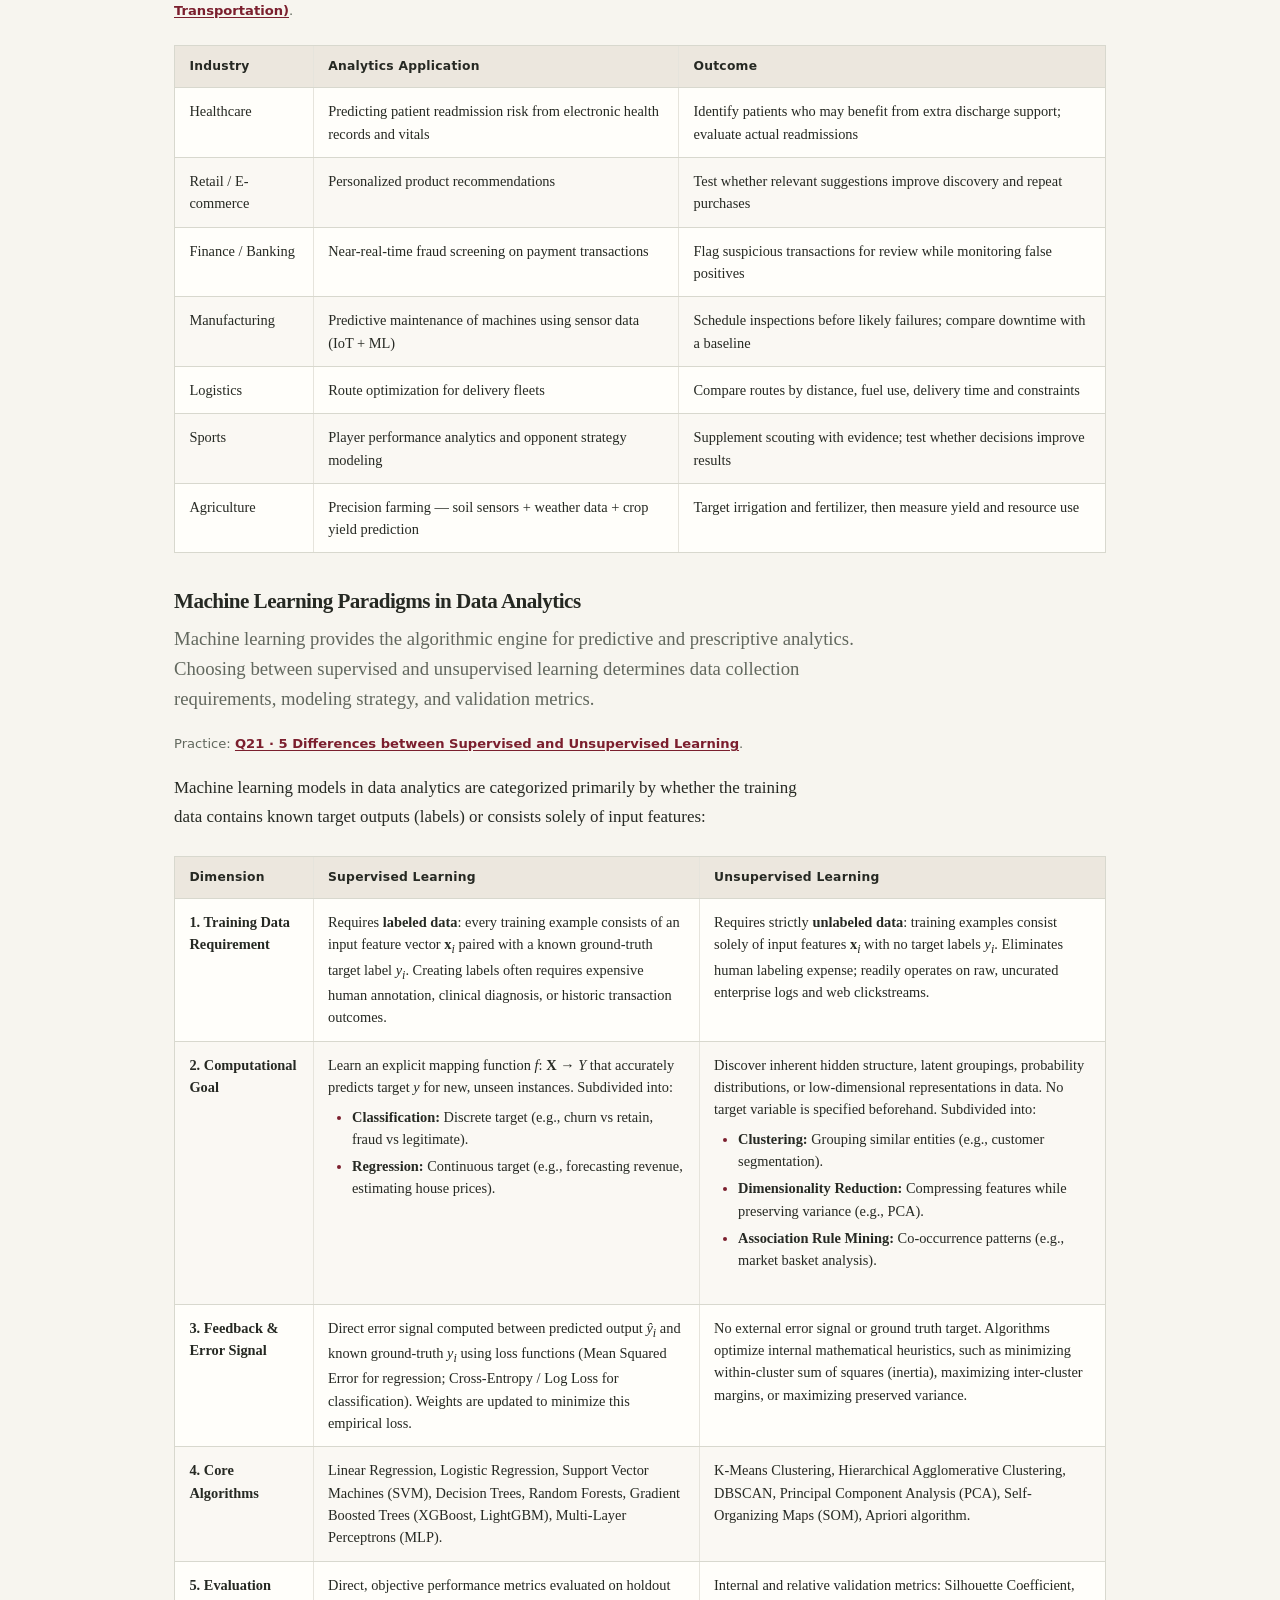
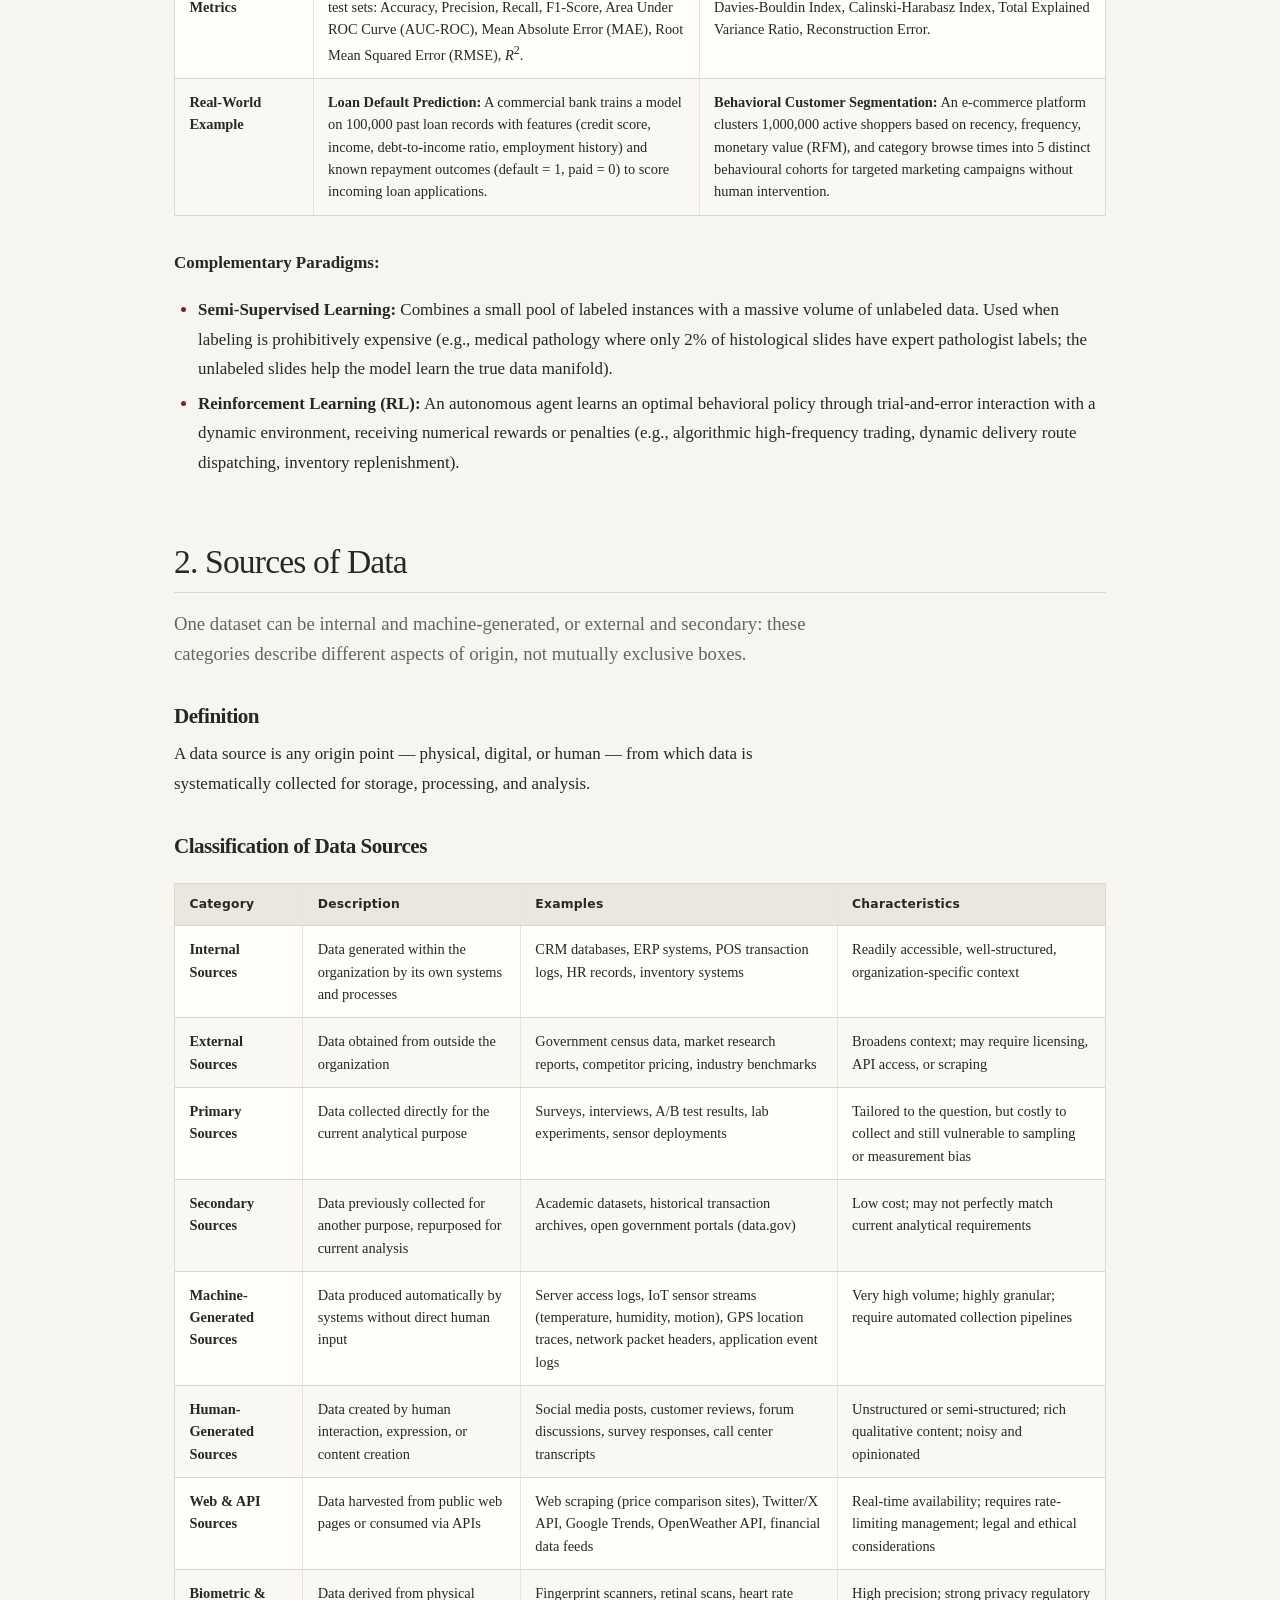
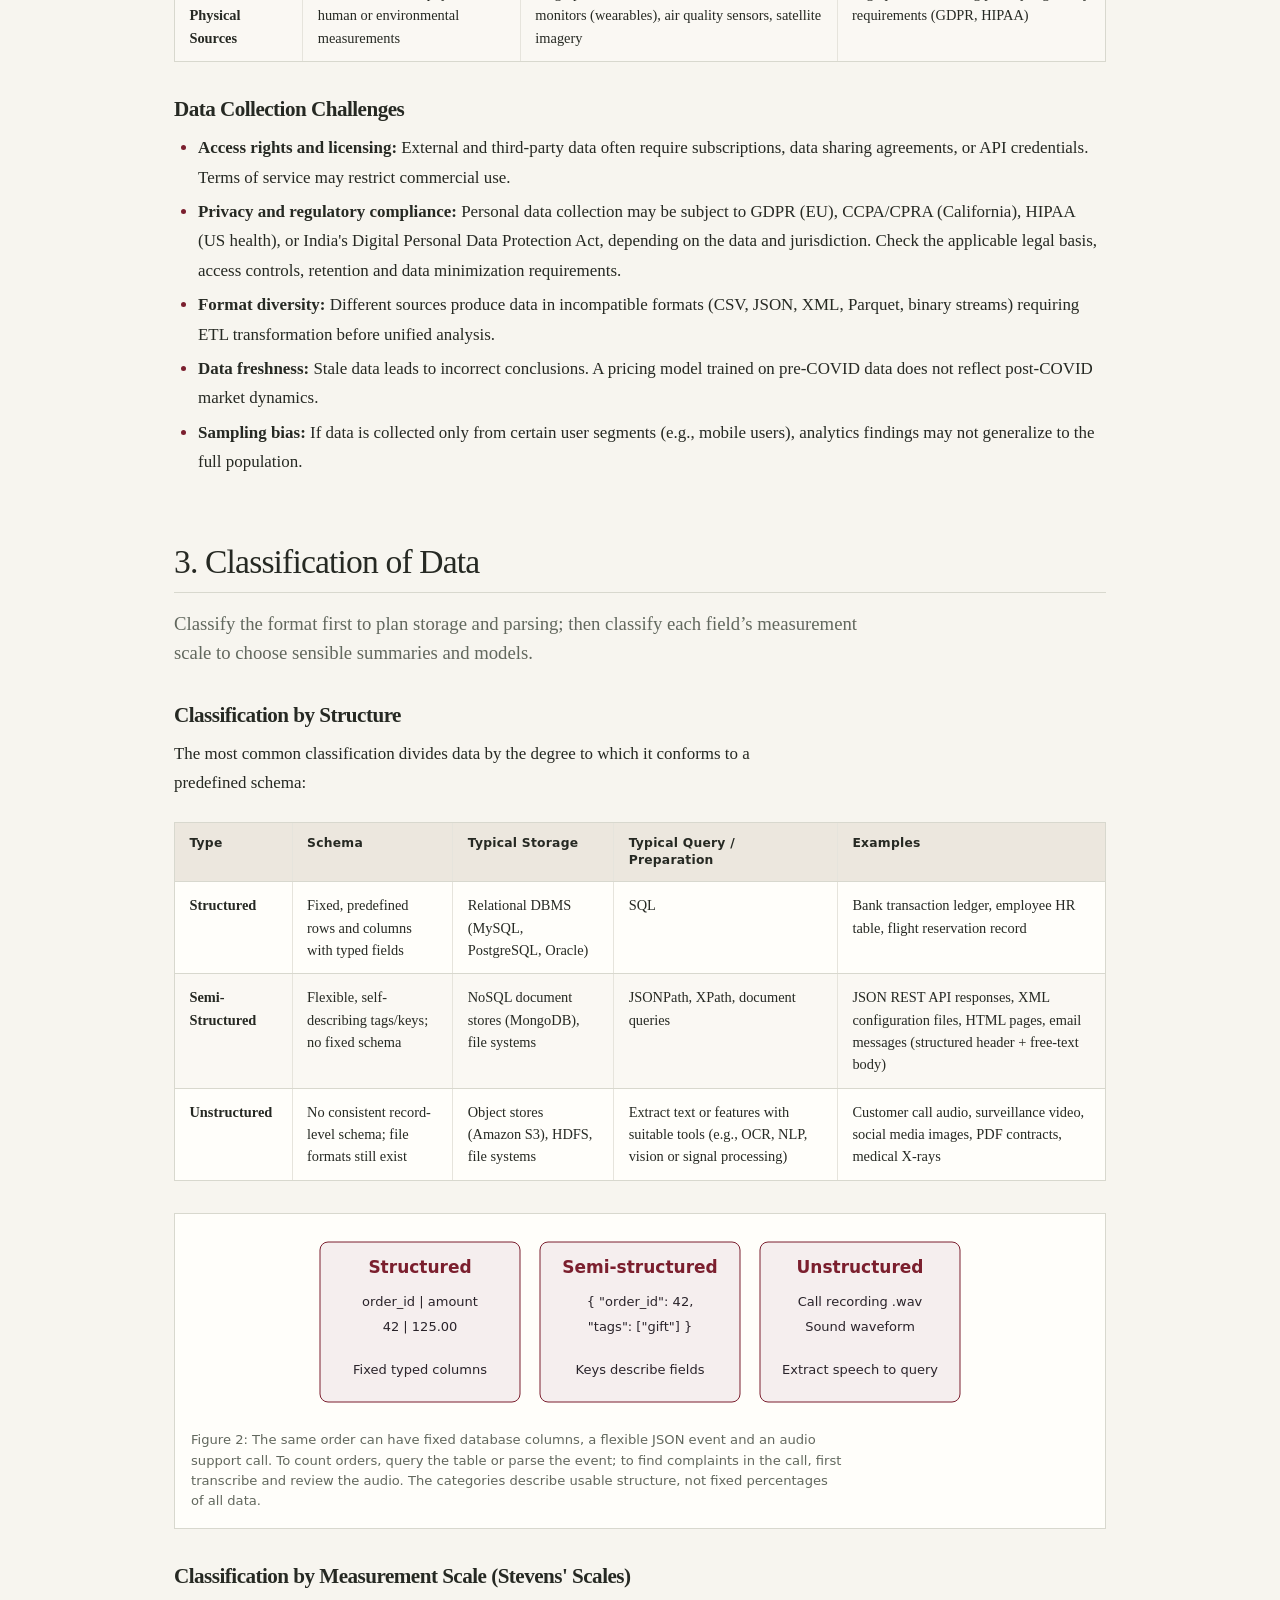
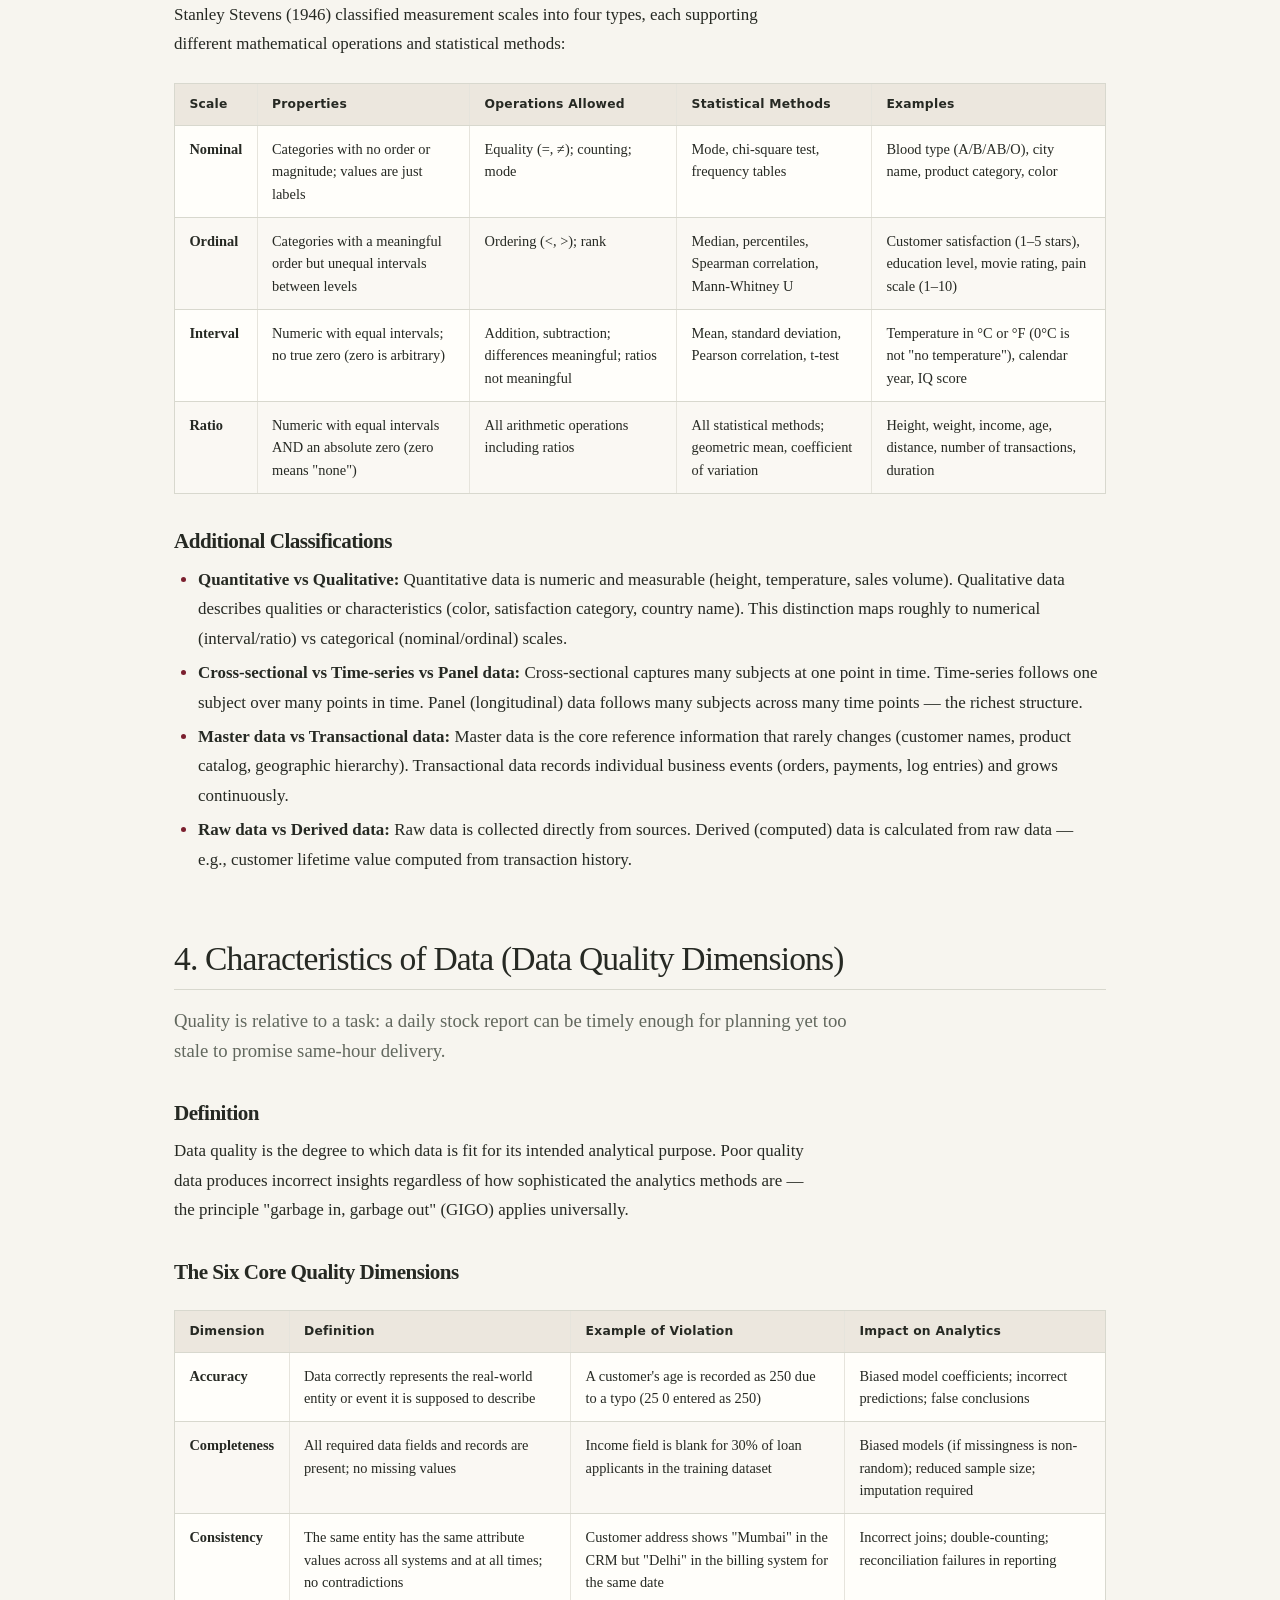
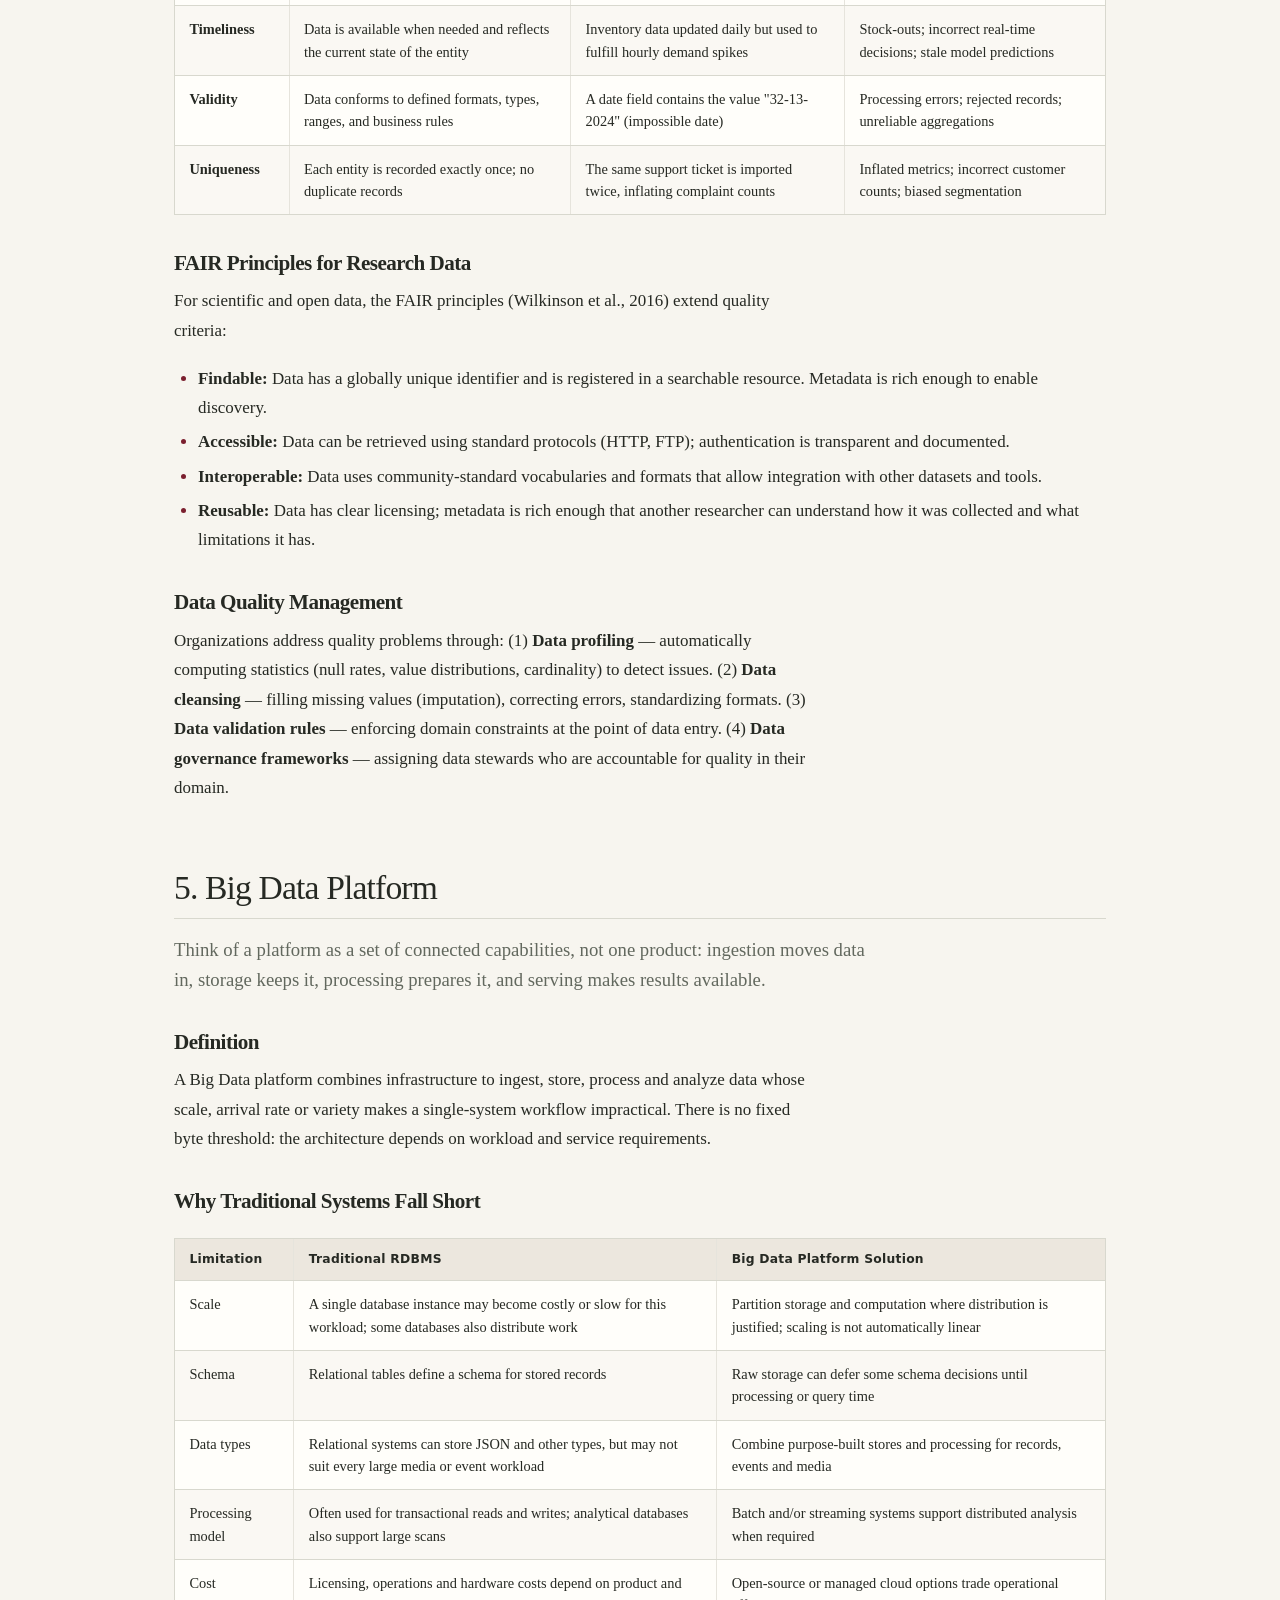
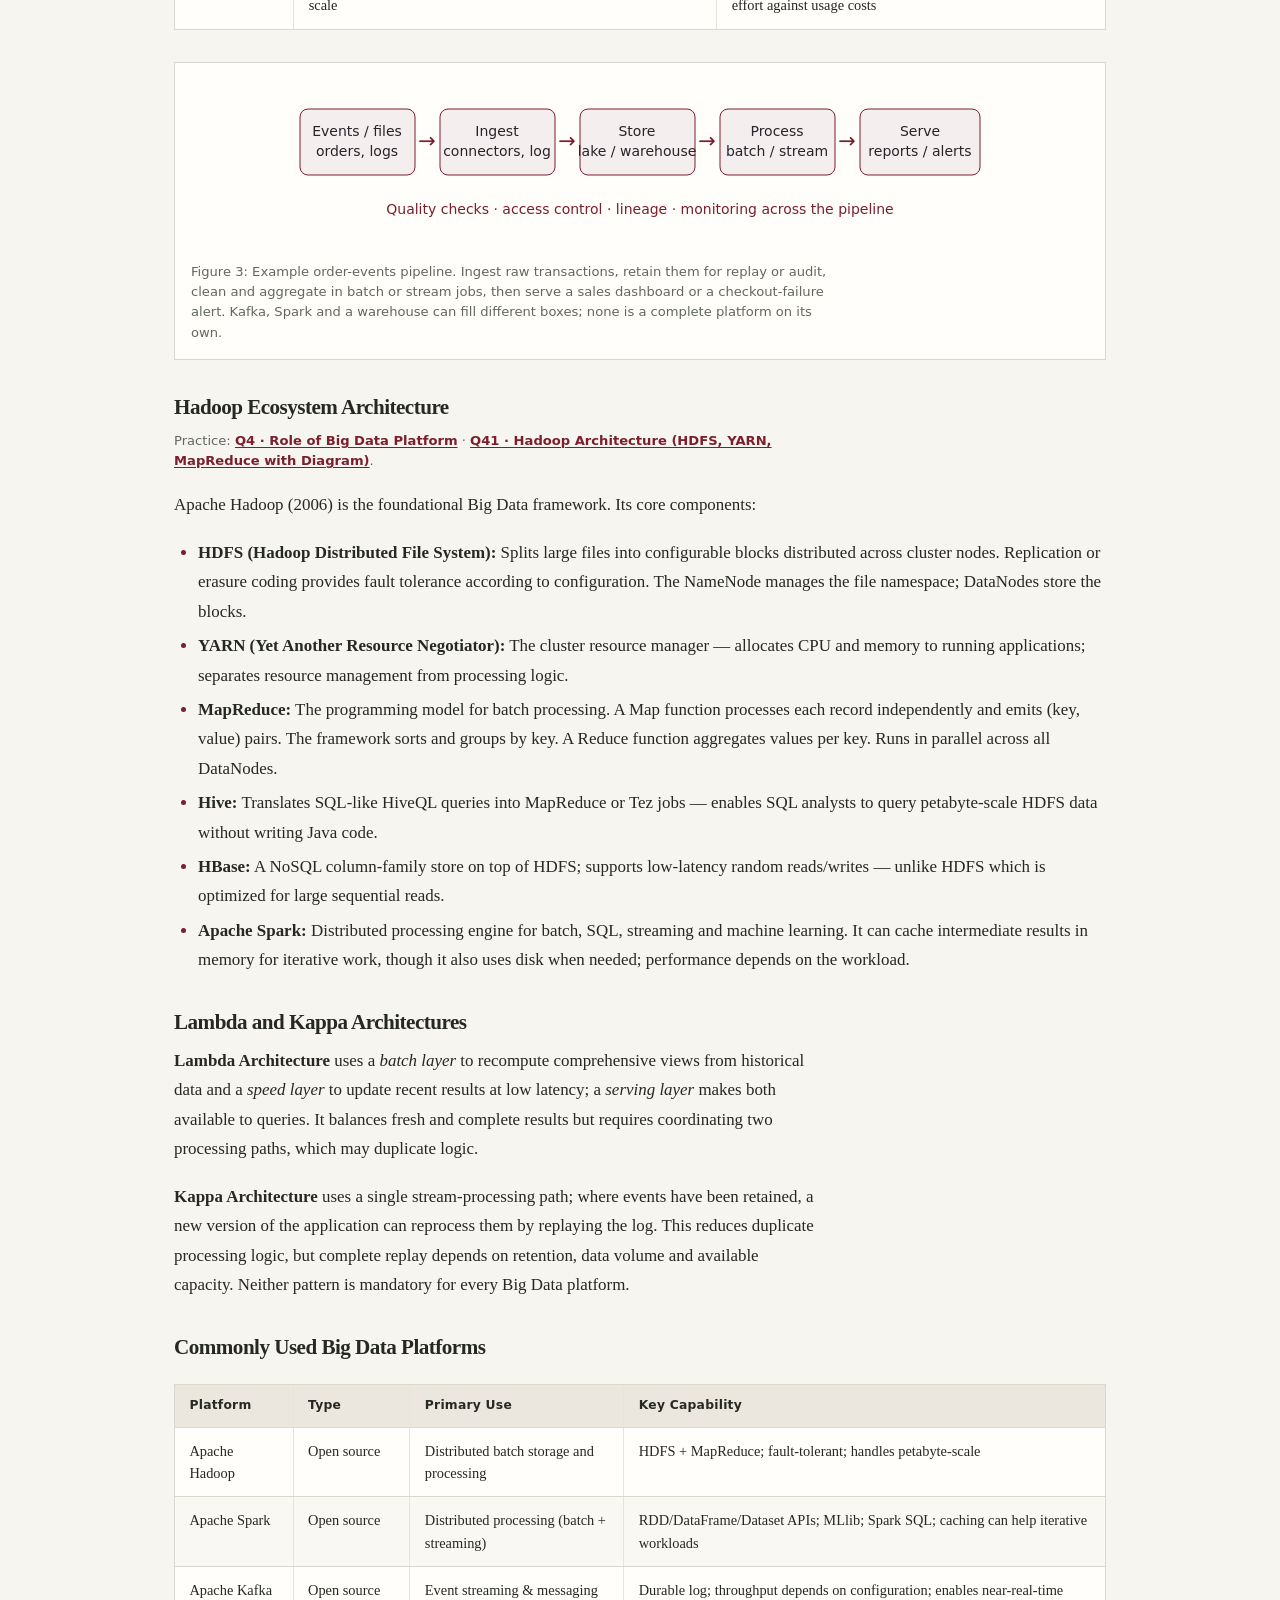
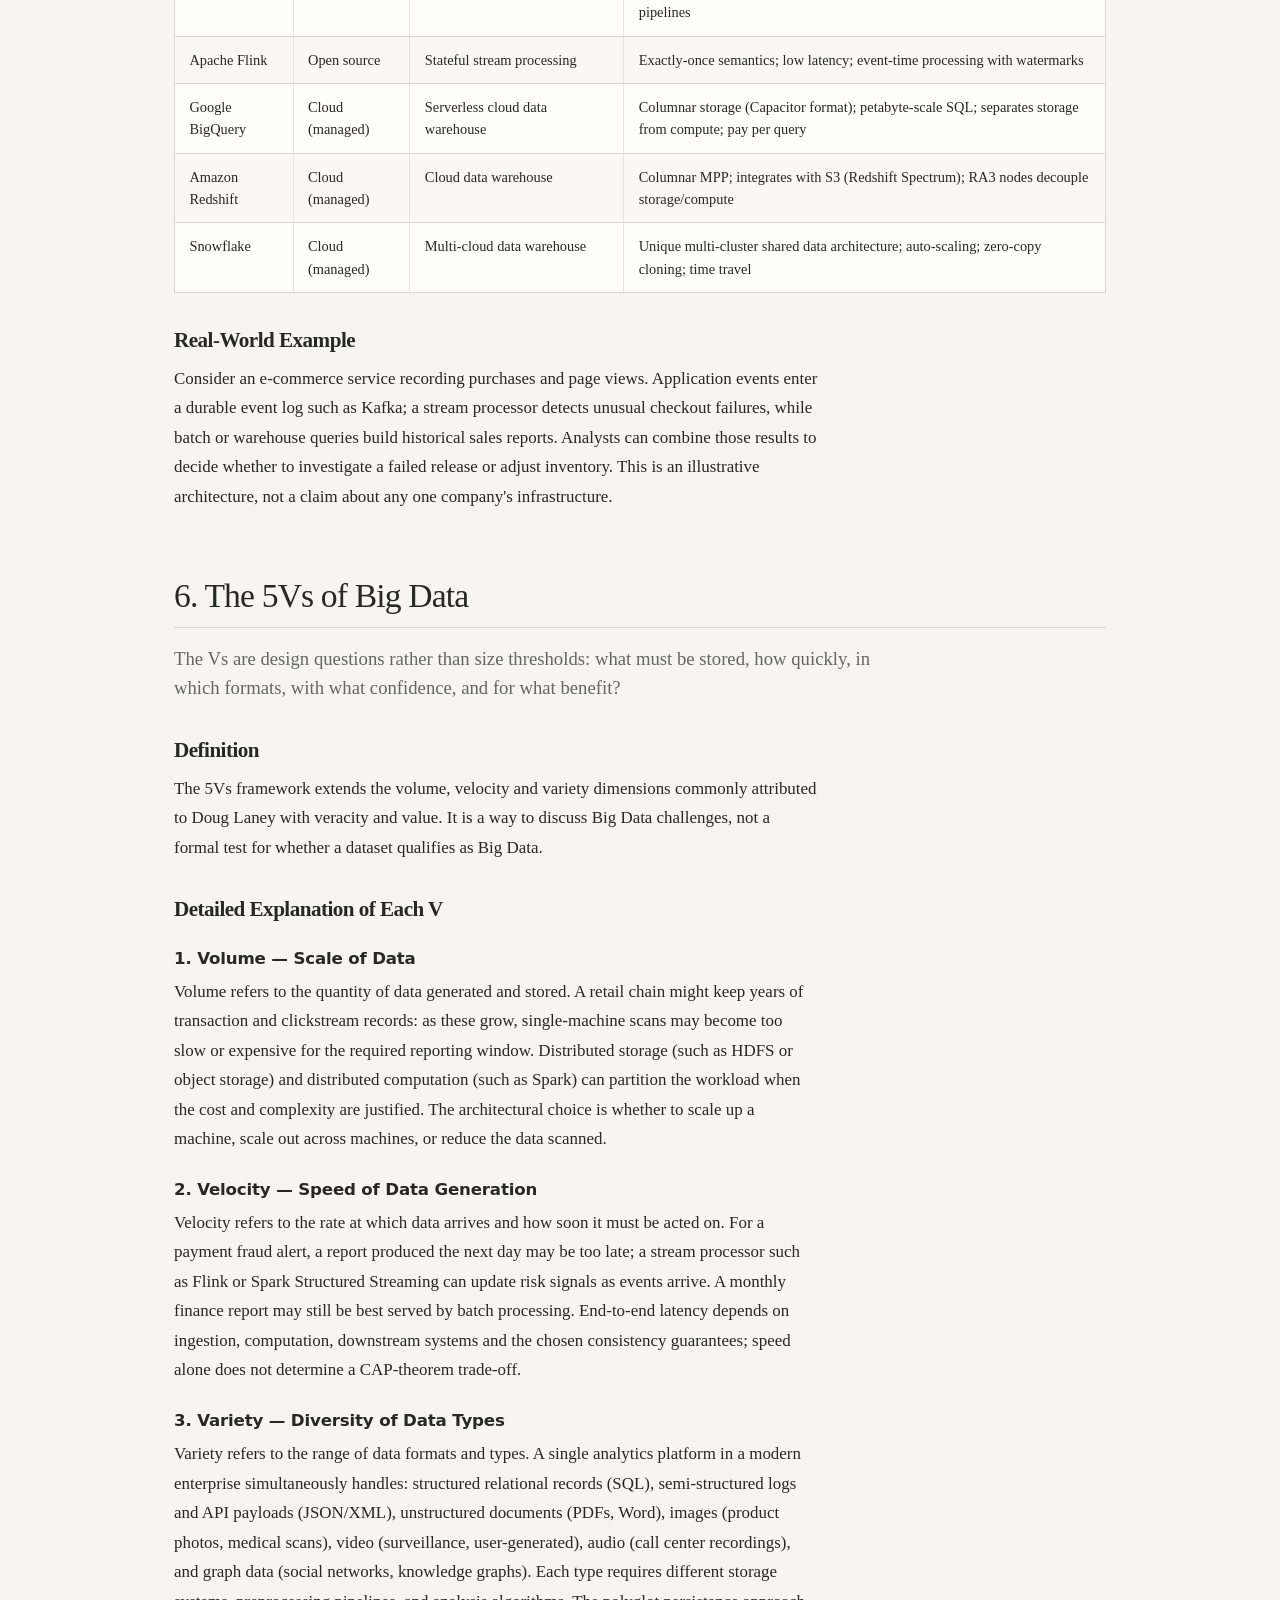
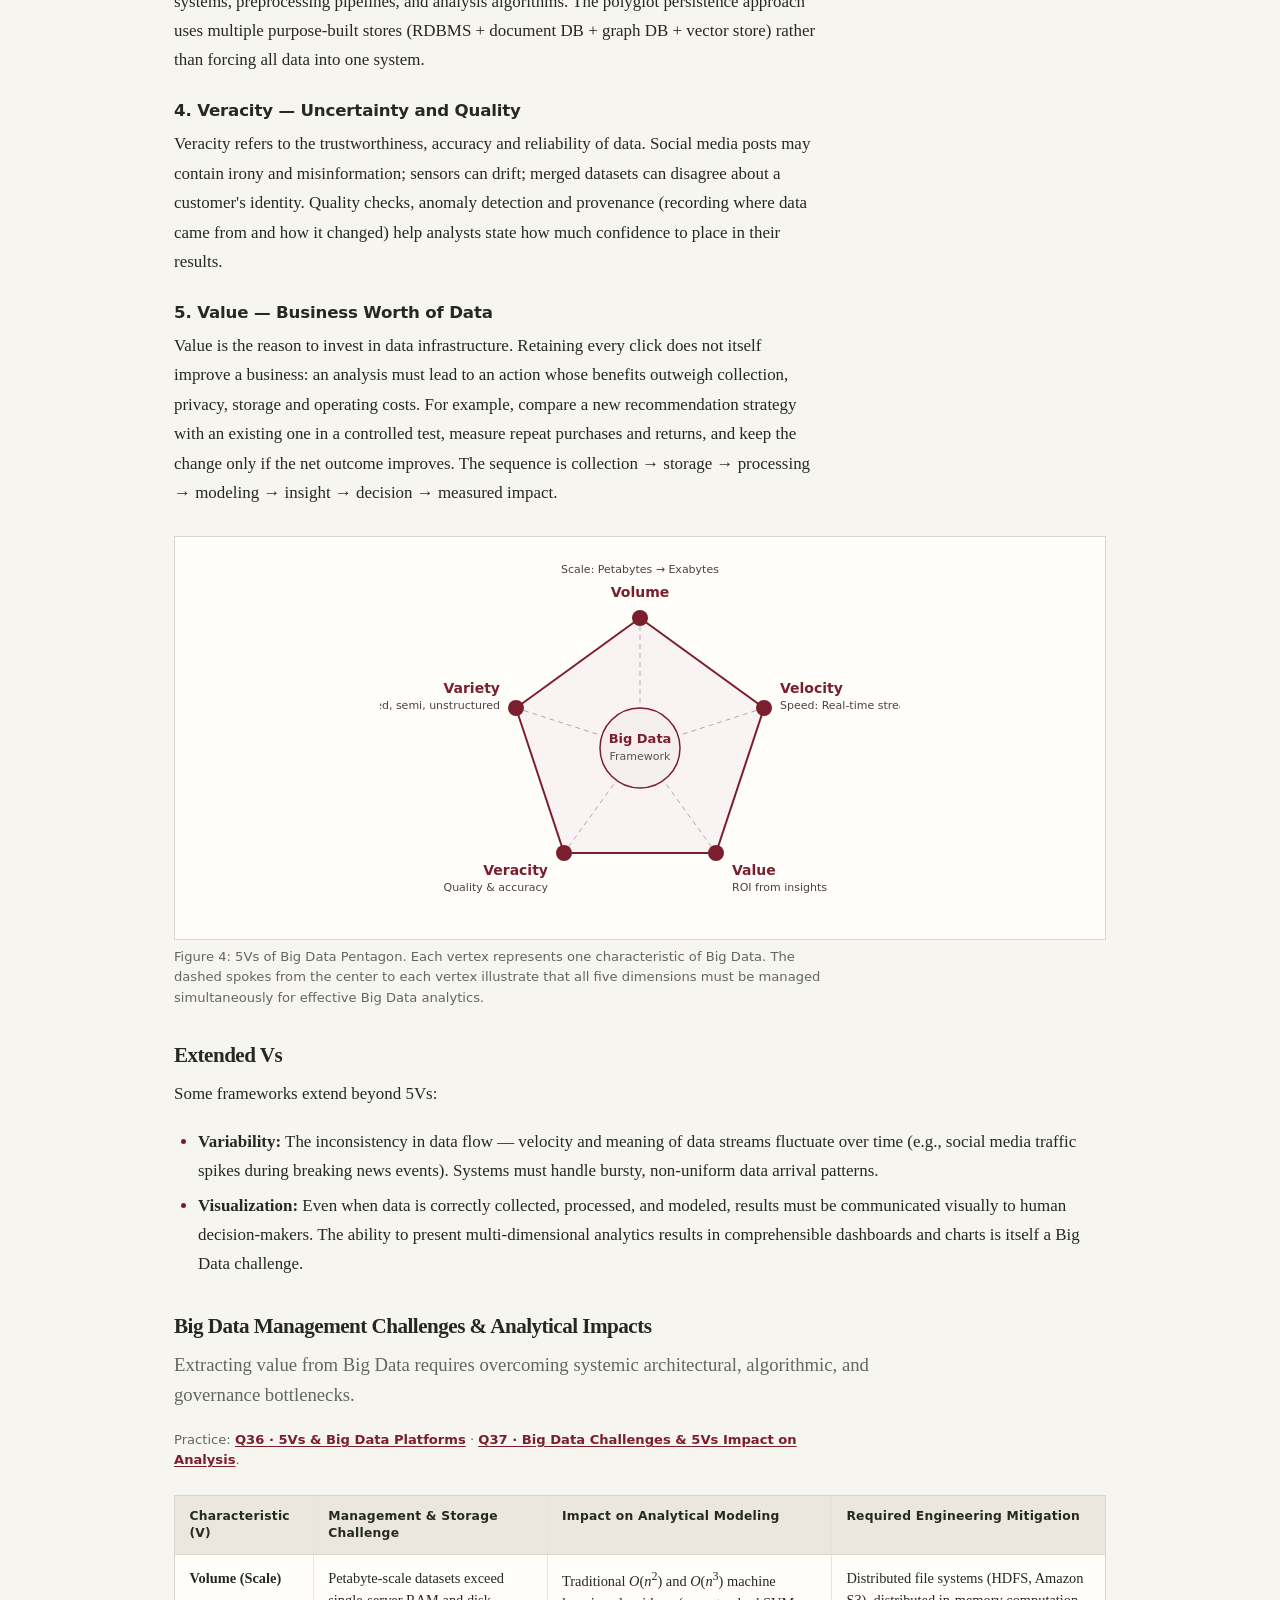
<file: unit1.html>
<!DOCTYPE html>
<html lang="en">
<head>
    <meta charset="UTF-8">
    <meta name="viewport" content="width=device-width, initial-scale=1.0">
    <meta name="description" content="Unit I — Introduction to Data Analytics and Lifecycle. Sources and nature of data, classification, Big Data, 5Vs, analytics lifecycle, key roles — full exam reference.">
    <title>Unit I — Introduction to Data Analytics | IDAV Guide</title>

    <link rel="stylesheet" href="style.css">
</head>
<body>

<nav>
    <ul>
        <li><a href="index.html">Home</a></li>
        <li><a href="unit1.html" class="active">Unit I</a></li>
        <li><a href="unit2.html">Unit II</a></li>
        <li><a href="unit3.html">Unit III</a></li>
        <li><a href="unit4.html">Unit IV</a></li>
        <li><a href="unit5.html">Unit V</a></li>
        <li><a href="short-answers.html">Short Answers</a></li>
        <li><a href="long-answers.html">Long Answers</a></li>
    </ul>
</nav>

<main id="top">
<div class="page-header">
    <h1>Unit I: Introduction to Data Analytics &amp; Lifecycle</h1>
    <p>08 Lectures &nbsp;|&nbsp; Unit I questions: Q1, Q3–7, Q18–19, Q23–24, Q34–38 &nbsp;|&nbsp; Related tools: Q2</p>
</div>

<header class="chapter-intro">
    <p class="chapter-kicker">Unit I · Foundations · 08 lectures</p>
    <p class="chapter-summary">Follow a data point from its source and format through quality checks, a scalable platform and analysis to a decision. Then trace the six-phase lifecycle and the people who make the work usable. Start with the sections below; use the linked question-bank answers to practise explaining each topic.</p>
    <nav class="chapter-map" aria-label="Unit I topic contents">
        <h3>In this chapter</h3>
        <ol>
            <li><a href="#data-analytics">Data analytics</a> — definition, 4 types, value chain, applications &amp; ML paradigms. <span class="chapter-links">Practise: <a href="short-answers.html#q1">Q1</a>, <a href="short-answers.html#q6">Q6</a>, <a href="long-answers.html#q21">Q21</a></span></li>
            <li><a href="#sources-of-data">Sources of data</a> — internal, external, machine, human &amp; collection pitfalls. <span class="chapter-links">Practise: <a href="short-answers.html#q7">Q7</a>, <a href="long-answers.html#q34">Q34</a></span></li>
            <li><a href="#classification-of-data">Classification of data</a> — structured, semi-structured, unstructured &amp; Stevens' scales. <span class="chapter-links">Practise: <a href="long-answers.html#q24">Q24</a>, <a href="long-answers.html#q34">Q34</a></span></li>
            <li><a href="#data-quality">Characteristics of data</a> — 6 quality dimensions, DQM &amp; FAIR principles. <span class="chapter-links">Practise: <a href="long-answers.html#q34">Q34</a></span></li>
            <li><a href="#big-data-platform">Big Data platform</a> — distributed storage, computing engines &amp; architecture. <span class="chapter-links">Practise: <a href="short-answers.html#q4">Q4</a>, <a href="long-answers.html#q36">Q36</a></span></li>
            <li><a href="#five-vs">The 5Vs of Big Data</a> — scale, velocity, variety, veracity, value &amp; management challenges. <span class="chapter-links">Practise: <a href="long-answers.html#q36">Q36</a>, <a href="long-answers.html#q37">Q37</a></span></li>
            <li><a href="#need-and-evolution">Need &amp; evolution of analytics</a> — maturity model &amp; architectural scalability. <span class="chapter-links">Practise: <a href="long-answers.html#q18">Q18</a>, <a href="long-answers.html#q23">Q23</a></span></li>
            <li><a href="#analysis-vs-reporting">Analysis vs reporting</a> — descriptive vs predictive value in decision-making. <span class="chapter-links">Practise: <a href="long-answers.html#q19">Q19</a>, <a href="long-answers.html#q35">Q35</a></span></li>
            <li><a href="#analytic-process">The analytic process &amp; pipeline</a> — 8-stage systematic workflow &amp; architecture. <span class="chapter-links">Practise: <a href="long-answers.html#q18">Q18</a>, <a href="long-answers.html#q23">Q23</a></span></li>
            <li><a href="#analytic-tools">Modern analytic tools &amp; libraries</a> — Python, R, BI &amp; Top 5 visualization libraries. <span class="chapter-links">Practise: <a href="short-answers.html#q2">Q2</a></span></li>
            <li><a href="#analytics-lifecycle">Data Analytics Lifecycle</a> — 6 iterative phases, deliverables &amp; agile loops. <span class="chapter-links">Practise: <a href="long-answers.html#q5">Q5</a>, <a href="long-answers.html#q38">Q38</a></span></li>
            <li><a href="#project-roles">Key project roles</a> — team responsibilities, governance &amp; RACI matrix. <span class="chapter-links">Practise: <a href="short-answers.html#q3">Q3</a></span></li>
        </ol>
    </nav>
</header>

<!-- ===================================================================
     1. DATA ANALYTICS
     =================================================================== -->
<h2 id="data-analytics">1. Data Analytics</h2>
<p class="section-intro">Begin with the question the decision-maker needs answered; the method and tool follow from that question.</p>

<h3>Definition</h3>
<p>Data analytics is the systematic process of examining, cleaning, transforming, and modeling raw data using statistical, mathematical, and computational techniques to extract meaningful patterns, test hypotheses, and produce actionable insights that support decision-making.</p>

<h3>Why Data Analytics Matters</h3>
<p>Every organization generates data — from transactions, user interactions, sensors, and external feeds. Without analysis, this data may never inform a decision. Analytics helps organizations understand what happened, investigate why, estimate what might happen next, and compare possible responses. Its value depends on data quality, sound methods, and whether decision-makers act on the findings.</p>

<h3>The Four Types of Data Analytics</h3>
<p>The four types form a maturity continuum — each succeeding type provides more foresight but requires greater analytical sophistication:</p>

<div class="table-scroll">
<table>
    <thead>
        <tr><th>Type</th><th>Question Answered</th><th>Technique</th><th>Business Example</th><th>Value</th></tr>
    </thead>
    <tbody>
        <tr>
            <td><strong>Descriptive</strong></td>
            <td>What happened?</td>
            <td>Aggregation, summation, basic statistics, OLAP, dashboards</td>
            <td>Monthly sales report: "Q3 revenue was $4.2M, up 8% from Q2"</td>
            <td>Situational awareness</td>
        </tr>
        <tr>
            <td><strong>Diagnostic</strong></td>
            <td>Why did it happen?</td>
            <td>Drill-down, correlation analysis, root-cause analysis, data mining</td>
            <td>"Repeat purchases rose after the loyalty program launched; test whether it contributed to revenue growth"</td>
            <td>Investigating possible causes (correlation alone is not proof)</td>
        </tr>
        <tr>
            <td><strong>Predictive</strong></td>
            <td>What will happen?</td>
            <td>Regression, machine learning, time series forecasting, probability modeling</td>
            <td>"Forecast next quarter’s revenue with an uncertainty interval, then check it against actuals"</td>
            <td>Future-ready planning</td>
        </tr>
        <tr>
            <td><strong>Prescriptive</strong></td>
            <td>What should we do?</td>
            <td>Optimization algorithms, simulation, decision trees, reinforcement learning</td>
            <td>"Compare budget allocations under cost and reach constraints before changing ad spend"</td>
            <td>Optimal decision-making</td>
        </tr>
    </tbody>
</table>
</div>

<h3>Data-Driven vs Intuition-Driven Decisions</h3>
<p>Decisions based only on experience and intuition can be affected by cognitive biases such as anchoring and confirmation bias. Data-driven decisions use evidence collected from relevant sources, analyzed with methods whose assumptions can be checked, and compared with observed outcomes. Data does not remove bias by itself: teams must verify sample coverage, methods and downstream impact.</p>

<h3>The Analytics Value Chain</h3>
<p>Raw data has no inherent business value. Value is created through a transformation chain:</p>
<figure class="diagram-wrap">
    <svg width="700" height="210" viewBox="0 0 700 210" xmlns="http://www.w3.org/2000/svg" role="img" aria-labelledby="value-title value-desc">
        <title id="value-title">Analytics value chain</title>
        <desc id="value-desc">Raw data becomes information, knowledge, insight, a decision, and finally measured value. Each transition requires work; value is not guaranteed.</desc>
        <defs>
            <marker id="arrowVC" markerWidth="10" markerHeight="8" refX="8" refY="4" orient="auto">
                <path d="M0,0 L0,8 L10,4 z" fill="#7b1f2e"/>
            </marker>
            <marker id="arrowVCfade" markerWidth="10" markerHeight="8" refX="8" refY="4" orient="auto">
                <path d="M0,0 L0,8 L10,4 z" fill="#c0a0a6"/>
            </marker>
        </defs>
        <!-- Top row: Data → Information → Knowledge -->
        <g fill="#f5eeee" stroke="#7b1f2e" stroke-width="1.5">
            <rect x="15" y="28" width="175" height="52" rx="26"/>
            <rect x="260" y="28" width="175" height="52" rx="26"/>
            <rect x="505" y="28" width="175" height="52" rx="26"/>
        </g>
        <!-- Bottom row: Value ← Decision ← Insight -->
        <g fill="#f0e2df" stroke="#7b1f2e" stroke-width="1.5">
            <rect x="15" y="128" width="175" height="52" rx="26"/>
            <rect x="260" y="128" width="175" height="52" rx="26"/>
            <rect x="505" y="128" width="175" height="52" rx="26"/>
        </g>
        <!-- Labels -->
        <g font-family="system-ui,sans-serif" font-size="16" font-weight="700" fill="#7b1f2e" text-anchor="middle">
            <text x="102" y="60">Data</text><text x="347" y="60">Information</text><text x="592" y="60">Knowledge</text>
            <text x="102" y="160">Value</text><text x="347" y="160">Decision</text><text x="592" y="160">Insight</text>
        </g>
        <!-- Forward arrows top row -->
        <line x1="190" y1="54" x2="255" y2="54" stroke="#7b1f2e" stroke-width="2" marker-end="url(#arrowVC)"/>
        <line x1="435" y1="54" x2="500" y2="54" stroke="#7b1f2e" stroke-width="2" marker-end="url(#arrowVC)"/>
        <!-- Down arrow right side -->
        <line x1="592" y1="85" x2="592" y2="123" stroke="#7b1f2e" stroke-width="2" marker-end="url(#arrowVC)"/>
        <!-- Backward arrows bottom row -->
        <line x1="500" y1="154" x2="435" y2="154" stroke="#7b1f2e" stroke-width="2" marker-end="url(#arrowVC)"/>
        <line x1="255" y1="154" x2="190" y2="154" stroke="#7b1f2e" stroke-width="2" marker-end="url(#arrowVC)"/>
        <!-- Faint feedback loop: Value back up to Data -->
        <path d="M 60,128 C 60,108 60,108 60,80" fill="none" stroke="#c0a0a6" stroke-width="1.5" stroke-dasharray="5,4" marker-end="url(#arrowVCfade)"/>
        <text x="18" y="108" font-family="system-ui,sans-serif" font-size="9" fill="#c0a0a6" transform="rotate(-90,18,108)">iterate</text>
    </svg>
    <figcaption class="diagram-caption">Figure 1: Read left to right across the top, then right to left across the bottom. Collect and store data; clean and organize it into information; analyze and model to build knowledge; interpret and communicate an insight; make a decision; act and measure whether it created value. The dashed arrow from Value back to Data shows the iterative nature — outcomes inform new questions. Example: order records → weekly sales totals → a repeat-purchase pattern → a testable loyalty hypothesis → a targeted trial → measured retention change.</figcaption>
</figure>

<h3>Applications Across Industries</h3>
<p class="chapter-links">Practice: <a href="long-answers.html#q42">Q42 · Industry Applications (Healthcare, Banking, E-Commerce, Education, Transportation)</a>.</p>
<div class="table-scroll">
<table>
    <thead>
        <tr><th>Industry</th><th>Analytics Application</th><th>Outcome</th></tr>
    </thead>
    <tbody>
        <tr><td>Healthcare</td><td>Predicting patient readmission risk from electronic health records and vitals</td><td>Identify patients who may benefit from extra discharge support; evaluate actual readmissions</td></tr>
        <tr><td>Retail / E-commerce</td><td>Personalized product recommendations</td><td>Test whether relevant suggestions improve discovery and repeat purchases</td></tr>
        <tr><td>Finance / Banking</td><td>Near-real-time fraud screening on payment transactions</td><td>Flag suspicious transactions for review while monitoring false positives</td></tr>
        <tr><td>Manufacturing</td><td>Predictive maintenance of machines using sensor data (IoT + ML)</td><td>Schedule inspections before likely failures; compare downtime with a baseline</td></tr>
        <tr><td>Logistics</td><td>Route optimization for delivery fleets</td><td>Compare routes by distance, fuel use, delivery time and constraints</td></tr>
        <tr><td>Sports</td><td>Player performance analytics and opponent strategy modeling</td><td>Supplement scouting with evidence; test whether decisions improve results</td></tr>
        <tr><td>Agriculture</td><td>Precision farming — soil sensors + weather data + crop yield prediction</td><td>Target irrigation and fertilizer, then measure yield and resource use</td></tr>
    </tbody>
</table>
</div>

<h3>Machine Learning Paradigms in Data Analytics</h3>
<p class="section-intro">Machine learning provides the algorithmic engine for predictive and prescriptive analytics. Choosing between supervised and unsupervised learning determines data collection requirements, modeling strategy, and validation metrics.</p>
<p class="chapter-links">Practice: <a href="long-answers.html#q21">Q21 · 5 Differences between Supervised and Unsupervised Learning</a>.</p>

<p>Machine learning models in data analytics are categorized primarily by whether the training data contains known target outputs (labels) or consists solely of input features:</p>

<div class="table-scroll">
<table>
    <thead>
        <tr><th>Dimension</th><th>Supervised Learning</th><th>Unsupervised Learning</th></tr>
    </thead>
    <tbody>
        <tr>
            <td><strong>1. Training Data Requirement</strong></td>
            <td>Requires <strong>labeled data</strong>: every training example consists of an input feature vector <strong>x</strong><sub><em>i</em></sub> paired with a known ground-truth target label <em>y</em><sub><em>i</em></sub>. Creating labels often requires expensive human annotation, clinical diagnosis, or historic transaction outcomes.</td>
            <td>Requires strictly <strong>unlabeled data</strong>: training examples consist solely of input features <strong>x</strong><sub><em>i</em></sub> with no target labels <em>y</em><sub><em>i</em></sub>. Eliminates human labeling expense; readily operates on raw, uncurated enterprise logs and web clickstreams.</td>
        </tr>
        <tr>
            <td><strong>2. Computational Goal</strong></td>
            <td>Learn an explicit mapping function <em>f</em>: <strong>X</strong> → <em>Y</em> that accurately predicts target <em>y</em> for new, unseen instances. Subdivided into:
                <ul>
                    <li><strong>Classification:</strong> Discrete target (e.g., churn vs retain, fraud vs legitimate).</li>
                    <li><strong>Regression:</strong> Continuous target (e.g., forecasting revenue, estimating house prices).</li>
                </ul>
            </td>
            <td>Discover inherent hidden structure, latent groupings, probability distributions, or low-dimensional representations in data. No target variable is specified beforehand. Subdivided into:
                <ul>
                    <li><strong>Clustering:</strong> Grouping similar entities (e.g., customer segmentation).</li>
                    <li><strong>Dimensionality Reduction:</strong> Compressing features while preserving variance (e.g., PCA).</li>
                    <li><strong>Association Rule Mining:</strong> Co-occurrence patterns (e.g., market basket analysis).</li>
                </ul>
            </td>
        </tr>
        <tr>
            <td><strong>3. Feedback &amp; Error Signal</strong></td>
            <td>Direct error signal computed between predicted output <em>ŷ</em><sub><em>i</em></sub> and known ground-truth <em>y</em><sub><em>i</em></sub> using loss functions (Mean Squared Error for regression; Cross-Entropy / Log Loss for classification). Weights are updated to minimize this empirical loss.</td>
            <td>No external error signal or ground truth target. Algorithms optimize internal mathematical heuristics, such as minimizing within-cluster sum of squares (inertia), maximizing inter-cluster margins, or maximizing preserved variance.</td>
        </tr>
        <tr>
            <td><strong>4. Core Algorithms</strong></td>
            <td>Linear Regression, Logistic Regression, Support Vector Machines (SVM), Decision Trees, Random Forests, Gradient Boosted Trees (XGBoost, LightGBM), Multi-Layer Perceptrons (MLP).</td>
            <td>K-Means Clustering, Hierarchical Agglomerative Clustering, DBSCAN, Principal Component Analysis (PCA), Self-Organizing Maps (SOM), Apriori algorithm.</td>
        </tr>
        <tr>
            <td><strong>5. Evaluation Metrics</strong></td>
            <td>Direct, objective performance metrics evaluated on holdout test sets: Accuracy, Precision, Recall, F1-Score, Area Under ROC Curve (AUC-ROC), Mean Absolute Error (MAE), Root Mean Squared Error (RMSE), <em>R</em><sup>2</sup>.</td>
            <td>Internal and relative validation metrics: Silhouette Coefficient, Davies-Bouldin Index, Calinski-Harabasz Index, Total Explained Variance Ratio, Reconstruction Error.</td>
        </tr>
        <tr>
            <td><strong>Real-World Example</strong></td>
            <td><strong>Loan Default Prediction:</strong> A commercial bank trains a model on 100,000 past loan records with features (credit score, income, debt-to-income ratio, employment history) and known repayment outcomes (default = 1, paid = 0) to score incoming loan applications.</td>
            <td><strong>Behavioral Customer Segmentation:</strong> An e-commerce platform clusters 1,000,000 active shoppers based on recency, frequency, monetary value (RFM), and category browse times into 5 distinct behavioural cohorts for targeted marketing campaigns without human intervention.</td>
        </tr>
    </tbody>
</table>
</div>

<p><strong>Complementary Paradigms:</strong></p>
<ul>
    <li><strong>Semi-Supervised Learning:</strong> Combines a small pool of labeled instances with a massive volume of unlabeled data. Used when labeling is prohibitively expensive (e.g., medical pathology where only 2% of histological slides have expert pathologist labels; the unlabeled slides help the model learn the true data manifold).</li>
    <li><strong>Reinforcement Learning (RL):</strong> An autonomous agent learns an optimal behavioral policy through trial-and-error interaction with a dynamic environment, receiving numerical rewards or penalties (e.g., algorithmic high-frequency trading, dynamic delivery route dispatching, inventory replenishment).</li>
</ul>

<!-- ===================================================================
     2. SOURCES OF DATA
     =================================================================== -->
<h2 id="sources-of-data">2. Sources of Data</h2>
<p class="section-intro">One dataset can be internal and machine-generated, or external and secondary: these categories describe different aspects of origin, not mutually exclusive boxes.</p>

<h3>Definition</h3>
<p>A data source is any origin point — physical, digital, or human — from which data is systematically collected for storage, processing, and analysis.</p>

<h3>Classification of Data Sources</h3>
<div class="table-scroll">
<table>
    <thead>
        <tr><th>Category</th><th>Description</th><th>Examples</th><th>Characteristics</th></tr>
    </thead>
    <tbody>
        <tr>
            <td><strong>Internal Sources</strong></td>
            <td>Data generated within the organization by its own systems and processes</td>
            <td>CRM databases, ERP systems, POS transaction logs, HR records, inventory systems</td>
            <td>Readily accessible, well-structured, organization-specific context</td>
        </tr>
        <tr>
            <td><strong>External Sources</strong></td>
            <td>Data obtained from outside the organization</td>
            <td>Government census data, market research reports, competitor pricing, industry benchmarks</td>
            <td>Broadens context; may require licensing, API access, or scraping</td>
        </tr>
        <tr>
            <td><strong>Primary Sources</strong></td>
            <td>Data collected directly for the current analytical purpose</td>
            <td>Surveys, interviews, A/B test results, lab experiments, sensor deployments</td>
            <td>Tailored to the question, but costly to collect and still vulnerable to sampling or measurement bias</td>
        </tr>
        <tr>
            <td><strong>Secondary Sources</strong></td>
            <td>Data previously collected for another purpose, repurposed for current analysis</td>
            <td>Academic datasets, historical transaction archives, open government portals (data.gov)</td>
            <td>Low cost; may not perfectly match current analytical requirements</td>
        </tr>
        <tr>
            <td><strong>Machine-Generated Sources</strong></td>
            <td>Data produced automatically by systems without direct human input</td>
            <td>Server access logs, IoT sensor streams (temperature, humidity, motion), GPS location traces, network packet headers, application event logs</td>
            <td>Very high volume; highly granular; require automated collection pipelines</td>
        </tr>
        <tr>
            <td><strong>Human-Generated Sources</strong></td>
            <td>Data created by human interaction, expression, or content creation</td>
            <td>Social media posts, customer reviews, forum discussions, survey responses, call center transcripts</td>
            <td>Unstructured or semi-structured; rich qualitative content; noisy and opinionated</td>
        </tr>
        <tr>
            <td><strong>Web &amp; API Sources</strong></td>
            <td>Data harvested from public web pages or consumed via APIs</td>
            <td>Web scraping (price comparison sites), Twitter/X API, Google Trends, OpenWeather API, financial data feeds</td>
            <td>Real-time availability; requires rate-limiting management; legal and ethical considerations</td>
        </tr>
        <tr>
            <td><strong>Biometric &amp; Physical Sources</strong></td>
            <td>Data derived from physical human or environmental measurements</td>
            <td>Fingerprint scanners, retinal scans, heart rate monitors (wearables), air quality sensors, satellite imagery</td>
            <td>High precision; strong privacy regulatory requirements (GDPR, HIPAA)</td>
        </tr>
    </tbody>
</table>
</div>

<h3>Data Collection Challenges</h3>
<ul>
    <li><strong>Access rights and licensing:</strong> External and third-party data often require subscriptions, data sharing agreements, or API credentials. Terms of service may restrict commercial use.</li>
    <li><strong>Privacy and regulatory compliance:</strong> Personal data collection may be subject to GDPR (EU), CCPA/CPRA (California), HIPAA (US health), or India's Digital Personal Data Protection Act, depending on the data and jurisdiction. Check the applicable legal basis, access controls, retention and data minimization requirements.</li>
    <li><strong>Format diversity:</strong> Different sources produce data in incompatible formats (CSV, JSON, XML, Parquet, binary streams) requiring ETL transformation before unified analysis.</li>
    <li><strong>Data freshness:</strong> Stale data leads to incorrect conclusions. A pricing model trained on pre-COVID data does not reflect post-COVID market dynamics.</li>
    <li><strong>Sampling bias:</strong> If data is collected only from certain user segments (e.g., mobile users), analytics findings may not generalize to the full population.</li>
</ul>

<!-- ===================================================================
     3. CLASSIFICATION OF DATA
     =================================================================== -->
<h2 id="classification-of-data">3. Classification of Data</h2>
<p class="section-intro">Classify the format first to plan storage and parsing; then classify each field’s measurement scale to choose sensible summaries and models.</p>

<h3>Classification by Structure</h3>
<p>The most common classification divides data by the degree to which it conforms to a predefined schema:</p>

<div class="table-scroll">
<table>
    <thead>
        <tr><th>Type</th><th>Schema</th><th>Typical Storage</th><th>Typical Query / Preparation</th><th>Examples</th></tr>
    </thead>
    <tbody>
        <tr>
            <td><strong>Structured</strong></td>
            <td>Fixed, predefined rows and columns with typed fields</td>
            <td>Relational DBMS (MySQL, PostgreSQL, Oracle)</td>
            <td>SQL</td>
            <td>Bank transaction ledger, employee HR table, flight reservation record</td>
        </tr>
        <tr>
            <td><strong>Semi-Structured</strong></td>
            <td>Flexible, self-describing tags/keys; no fixed schema</td>
            <td>NoSQL document stores (MongoDB), file systems</td>
            <td>JSONPath, XPath, document queries</td>
            <td>JSON REST API responses, XML configuration files, HTML pages, email messages (structured header + free-text body)</td>
        </tr>
        <tr>
            <td><strong>Unstructured</strong></td>
            <td>No consistent record-level schema; file formats still exist</td>
            <td>Object stores (Amazon S3), HDFS, file systems</td>
            <td>Extract text or features with suitable tools (e.g., OCR, NLP, vision or signal processing)</td>
            <td>Customer call audio, surveillance video, social media images, PDF contracts, medical X-rays</td>
        </tr>
    </tbody>
</table>
</div>

<figure class="diagram-wrap">
    <svg width="660" height="188" viewBox="0 0 660 188" xmlns="http://www.w3.org/2000/svg" role="img" aria-labelledby="structure-title structure-desc">
        <title id="structure-title">Three data structure categories</title>
        <desc id="structure-desc">A fixed-schema table, a self-describing JSON object and free-form audio show structured, semi-structured and unstructured data respectively. Formats can overlap: a media file can have structured metadata.</desc>
        <g fill="#f5eeee" stroke="#7b1f2e">
            <rect x="10" y="12" width="200" height="160" rx="8"/><rect x="230" y="12" width="200" height="160" rx="8"/><rect x="450" y="12" width="200" height="160" rx="8"/>
        </g>
        <g font-family="system-ui,sans-serif" fill="#29232a" text-anchor="middle">
            <g font-size="17" font-weight="bold" fill="#7b1f2e"><text x="110" y="43">Structured</text><text x="330" y="43">Semi-structured</text><text x="550" y="43">Unstructured</text></g>
            <g font-size="13"><text x="110" y="76">order_id | amount</text><text x="110" y="101">42 | 125.00</text><text x="110" y="144">Fixed typed columns</text>
            <text x="330" y="76">{ "order_id": 42,</text><text x="330" y="101">"tags": ["gift"] }</text><text x="330" y="144">Keys describe fields</text>
            <text x="550" y="76">Call recording .wav</text><text x="550" y="101">Sound waveform</text><text x="550" y="144">Extract speech to query</text></g>
        </g>
    </svg>
    <figcaption class="diagram-caption">Figure 2: The same order can have fixed database columns, a flexible JSON event and an audio support call. To count orders, query the table or parse the event; to find complaints in the call, first transcribe and review the audio. The categories describe usable structure, not fixed percentages of all data.</figcaption>
</figure>

<h3>Classification by Measurement Scale (Stevens' Scales)</h3>
<p>Stanley Stevens (1946) classified measurement scales into four types, each supporting different mathematical operations and statistical methods:</p>
<div class="table-scroll">
<table>
    <thead>
        <tr><th>Scale</th><th>Properties</th><th>Operations Allowed</th><th>Statistical Methods</th><th>Examples</th></tr>
    </thead>
    <tbody>
        <tr>
            <td><strong>Nominal</strong></td>
            <td>Categories with no order or magnitude; values are just labels</td>
            <td>Equality (=, ≠); counting; mode</td>
            <td>Mode, chi-square test, frequency tables</td>
            <td>Blood type (A/B/AB/O), city name, product category, color</td>
        </tr>
        <tr>
            <td><strong>Ordinal</strong></td>
            <td>Categories with a meaningful order but unequal intervals between levels</td>
            <td>Ordering (&lt;, &gt;); rank</td>
            <td>Median, percentiles, Spearman correlation, Mann-Whitney U</td>
            <td>Customer satisfaction (1–5 stars), education level, movie rating, pain scale (1–10)</td>
        </tr>
        <tr>
            <td><strong>Interval</strong></td>
            <td>Numeric with equal intervals; no true zero (zero is arbitrary)</td>
            <td>Addition, subtraction; differences meaningful; ratios not meaningful</td>
            <td>Mean, standard deviation, Pearson correlation, t-test</td>
            <td>Temperature in °C or °F (0°C is not "no temperature"), calendar year, IQ score</td>
        </tr>
        <tr>
            <td><strong>Ratio</strong></td>
            <td>Numeric with equal intervals AND an absolute zero (zero means "none")</td>
            <td>All arithmetic operations including ratios</td>
            <td>All statistical methods; geometric mean, coefficient of variation</td>
            <td>Height, weight, income, age, distance, number of transactions, duration</td>
        </tr>
    </tbody>
</table>
</div>

<h3>Additional Classifications</h3>
<ul>
    <li><strong>Quantitative vs Qualitative:</strong> Quantitative data is numeric and measurable (height, temperature, sales volume). Qualitative data describes qualities or characteristics (color, satisfaction category, country name). This distinction maps roughly to numerical (interval/ratio) vs categorical (nominal/ordinal) scales.</li>
    <li><strong>Cross-sectional vs Time-series vs Panel data:</strong> Cross-sectional captures many subjects at one point in time. Time-series follows one subject over many points in time. Panel (longitudinal) data follows many subjects across many time points — the richest structure.</li>
    <li><strong>Master data vs Transactional data:</strong> Master data is the core reference information that rarely changes (customer names, product catalog, geographic hierarchy). Transactional data records individual business events (orders, payments, log entries) and grows continuously.</li>
    <li><strong>Raw data vs Derived data:</strong> Raw data is collected directly from sources. Derived (computed) data is calculated from raw data — e.g., customer lifetime value computed from transaction history.</li>
</ul>

<!-- ===================================================================
     4. CHARACTERISTICS / DATA QUALITY
     =================================================================== -->
<h2 id="data-quality">4. Characteristics of Data (Data Quality Dimensions)</h2>
<p class="section-intro">Quality is relative to a task: a daily stock report can be timely enough for planning yet too stale to promise same-hour delivery.</p>

<h3>Definition</h3>
<p>Data quality is the degree to which data is fit for its intended analytical purpose. Poor quality data produces incorrect insights regardless of how sophisticated the analytics methods are — the principle "garbage in, garbage out" (GIGO) applies universally.</p>

<h3>The Six Core Quality Dimensions</h3>
<div class="table-scroll">
<table>
    <thead>
        <tr><th>Dimension</th><th>Definition</th><th>Example of Violation</th><th>Impact on Analytics</th></tr>
    </thead>
    <tbody>
        <tr>
            <td><strong>Accuracy</strong></td>
            <td>Data correctly represents the real-world entity or event it is supposed to describe</td>
            <td>A customer's age is recorded as 250 due to a typo (25 0 entered as 250)</td>
            <td>Biased model coefficients; incorrect predictions; false conclusions</td>
        </tr>
        <tr>
            <td><strong>Completeness</strong></td>
            <td>All required data fields and records are present; no missing values</td>
            <td>Income field is blank for 30% of loan applicants in the training dataset</td>
            <td>Biased models (if missingness is non-random); reduced sample size; imputation required</td>
        </tr>
        <tr>
            <td><strong>Consistency</strong></td>
            <td>The same entity has the same attribute values across all systems and at all times; no contradictions</td>
            <td>Customer address shows "Mumbai" in the CRM but "Delhi" in the billing system for the same date</td>
            <td>Incorrect joins; double-counting; reconciliation failures in reporting</td>
        </tr>
        <tr>
            <td><strong>Timeliness</strong></td>
            <td>Data is available when needed and reflects the current state of the entity</td>
            <td>Inventory data updated daily but used to fulfill hourly demand spikes</td>
            <td>Stock-outs; incorrect real-time decisions; stale model predictions</td>
        </tr>
        <tr>
            <td><strong>Validity</strong></td>
            <td>Data conforms to defined formats, types, ranges, and business rules</td>
            <td>A date field contains the value "32-13-2024" (impossible date)</td>
            <td>Processing errors; rejected records; unreliable aggregations</td>
        </tr>
        <tr>
            <td><strong>Uniqueness</strong></td>
            <td>Each entity is recorded exactly once; no duplicate records</td>
            <td>The same support ticket is imported twice, inflating complaint counts</td>
            <td>Inflated metrics; incorrect customer counts; biased segmentation</td>
        </tr>
    </tbody>
</table>
</div>

<h3>FAIR Principles for Research Data</h3>
<p>For scientific and open data, the FAIR principles (Wilkinson et al., 2016) extend quality criteria:</p>
<ul>
    <li><strong>Findable:</strong> Data has a globally unique identifier and is registered in a searchable resource. Metadata is rich enough to enable discovery.</li>
    <li><strong>Accessible:</strong> Data can be retrieved using standard protocols (HTTP, FTP); authentication is transparent and documented.</li>
    <li><strong>Interoperable:</strong> Data uses community-standard vocabularies and formats that allow integration with other datasets and tools.</li>
    <li><strong>Reusable:</strong> Data has clear licensing; metadata is rich enough that another researcher can understand how it was collected and what limitations it has.</li>
</ul>

<h3>Data Quality Management</h3>
<p>Organizations address quality problems through: (1) <strong>Data profiling</strong> — automatically computing statistics (null rates, value distributions, cardinality) to detect issues. (2) <strong>Data cleansing</strong> — filling missing values (imputation), correcting errors, standardizing formats. (3) <strong>Data validation rules</strong> — enforcing domain constraints at the point of data entry. (4) <strong>Data governance frameworks</strong> — assigning data stewards who are accountable for quality in their domain.</p>

<!-- ===================================================================
     5. BIG DATA PLATFORM
     =================================================================== -->
<h2 id="big-data-platform">5. Big Data Platform</h2>
<p class="section-intro">Think of a platform as a set of connected capabilities, not one product: ingestion moves data in, storage keeps it, processing prepares it, and serving makes results available.</p>

<h3>Definition</h3>
<p>A Big Data platform combines infrastructure to ingest, store, process and analyze data whose scale, arrival rate or variety makes a single-system workflow impractical. There is no fixed byte threshold: the architecture depends on workload and service requirements.</p>

<h3>Why Traditional Systems Fall Short</h3>
<div class="table-scroll">
<table>
    <thead>
        <tr><th>Limitation</th><th>Traditional RDBMS</th><th>Big Data Platform Solution</th></tr>
    </thead>
    <tbody>
        <tr><td>Scale</td><td>A single database instance may become costly or slow for this workload; some databases also distribute work</td><td>Partition storage and computation where distribution is justified; scaling is not automatically linear</td></tr>
        <tr><td>Schema</td><td>Relational tables define a schema for stored records</td><td>Raw storage can defer some schema decisions until processing or query time</td></tr>
        <tr><td>Data types</td><td>Relational systems can store JSON and other types, but may not suit every large media or event workload</td><td>Combine purpose-built stores and processing for records, events and media</td></tr>
        <tr><td>Processing model</td><td>Often used for transactional reads and writes; analytical databases also support large scans</td><td>Batch and/or streaming systems support distributed analysis when required</td></tr>
        <tr><td>Cost</td><td>Licensing, operations and hardware costs depend on product and scale</td><td>Open-source or managed cloud options trade operational effort against usage costs</td></tr>
    </tbody>
</table>
</div>

<figure class="diagram-wrap">
    <svg width="700" height="170" viewBox="0 0 700 170" xmlns="http://www.w3.org/2000/svg" role="img" aria-labelledby="pipeline-title pipeline-desc">
        <title id="pipeline-title">Example Big Data platform pipeline</title>
        <desc id="pipeline-desc">Application events and batch files are ingested, stored, processed and served to a dashboard or alert. Quality and access controls apply throughout.</desc>
        <g fill="#f5eeee" stroke="#7b1f2e">
            <rect x="10" y="30" width="115" height="66" rx="8"/><rect x="150" y="30" width="115" height="66" rx="8"/>
            <rect x="290" y="30" width="115" height="66" rx="8"/><rect x="430" y="30" width="115" height="66" rx="8"/><rect x="570" y="30" width="120" height="66" rx="8"/>
        </g>
        <g font-family="system-ui,sans-serif" font-size="14" text-anchor="middle" fill="#29232a">
            <text x="67" y="57">Events / files</text><text x="67" y="77">orders, logs</text>
            <text x="207" y="57">Ingest</text><text x="207" y="77">connectors, log</text>
            <text x="347" y="57">Store</text><text x="347" y="77">lake / warehouse</text>
            <text x="487" y="57">Process</text><text x="487" y="77">batch / stream</text>
            <text x="630" y="57">Serve</text><text x="630" y="77">reports / alerts</text>
        </g>
        <g font-family="system-ui,sans-serif" font-size="21" text-anchor="middle" fill="#7b1f2e" aria-hidden="true"><text x="137" y="69">→</text><text x="277" y="69">→</text><text x="417" y="69">→</text><text x="557" y="69">→</text></g>
        <text x="350" y="135" text-anchor="middle" font-family="system-ui,sans-serif" font-size="14" fill="#7b1f2e">Quality checks · access control · lineage · monitoring across the pipeline</text>
    </svg>
    <figcaption class="diagram-caption">Figure 3: Example order-events pipeline. Ingest raw transactions, retain them for replay or audit, clean and aggregate in batch or stream jobs, then serve a sales dashboard or a checkout-failure alert. Kafka, Spark and a warehouse can fill different boxes; none is a complete platform on its own.</figcaption>
</figure>

<h3>Hadoop Ecosystem Architecture</h3>
<p class="chapter-links">Practice: <a href="short-answers.html#q4">Q4 · Role of Big Data Platform</a> · <a href="long-answers.html#q41">Q41 · Hadoop Architecture (HDFS, YARN, MapReduce with Diagram)</a>.</p>
<p>Apache Hadoop (2006) is the foundational Big Data framework. Its core components:</p>
<ul>
    <li><strong>HDFS (Hadoop Distributed File System):</strong> Splits large files into configurable blocks distributed across cluster nodes. Replication or erasure coding provides fault tolerance according to configuration. The NameNode manages the file namespace; DataNodes store the blocks.</li>
    <li><strong>YARN (Yet Another Resource Negotiator):</strong> The cluster resource manager — allocates CPU and memory to running applications; separates resource management from processing logic.</li>
    <li><strong>MapReduce:</strong> The programming model for batch processing. A Map function processes each record independently and emits (key, value) pairs. The framework sorts and groups by key. A Reduce function aggregates values per key. Runs in parallel across all DataNodes.</li>
    <li><strong>Hive:</strong> Translates SQL-like HiveQL queries into MapReduce or Tez jobs — enables SQL analysts to query petabyte-scale HDFS data without writing Java code.</li>
    <li><strong>HBase:</strong> A NoSQL column-family store on top of HDFS; supports low-latency random reads/writes — unlike HDFS which is optimized for large sequential reads.</li>
    <li><strong>Apache Spark:</strong> Distributed processing engine for batch, SQL, streaming and machine learning. It can cache intermediate results in memory for iterative work, though it also uses disk when needed; performance depends on the workload.</li>
</ul>

<h3>Lambda and Kappa Architectures</h3>
<p><strong>Lambda Architecture</strong> uses a <em>batch layer</em> to recompute comprehensive views from historical data and a <em>speed layer</em> to update recent results at low latency; a <em>serving layer</em> makes both available to queries. It balances fresh and complete results but requires coordinating two processing paths, which may duplicate logic.</p>
<p><strong>Kappa Architecture</strong> uses a single stream-processing path; where events have been retained, a new version of the application can reprocess them by replaying the log. This reduces duplicate processing logic, but complete replay depends on retention, data volume and available capacity. Neither pattern is mandatory for every Big Data platform.</p>

<h3>Commonly Used Big Data Platforms</h3>
<div class="table-scroll">
<table>
    <thead>
        <tr><th>Platform</th><th>Type</th><th>Primary Use</th><th>Key Capability</th></tr>
    </thead>
    <tbody>
        <tr><td>Apache Hadoop</td><td>Open source</td><td>Distributed batch storage and processing</td><td>HDFS + MapReduce; fault-tolerant; handles petabyte-scale</td></tr>
        <tr><td>Apache Spark</td><td>Open source</td><td>Distributed processing (batch + streaming)</td><td>RDD/DataFrame/Dataset APIs; MLlib; Spark SQL; caching can help iterative workloads</td></tr>
        <tr><td>Apache Kafka</td><td>Open source</td><td>Event streaming &amp; messaging</td><td>Durable log; throughput depends on configuration; enables near-real-time pipelines</td></tr>
        <tr><td>Apache Flink</td><td>Open source</td><td>Stateful stream processing</td><td>Exactly-once semantics; low latency; event-time processing with watermarks</td></tr>
        <tr><td>Google BigQuery</td><td>Cloud (managed)</td><td>Serverless cloud data warehouse</td><td>Columnar storage (Capacitor format); petabyte-scale SQL; separates storage from compute; pay per query</td></tr>
        <tr><td>Amazon Redshift</td><td>Cloud (managed)</td><td>Cloud data warehouse</td><td>Columnar MPP; integrates with S3 (Redshift Spectrum); RA3 nodes decouple storage/compute</td></tr>
        <tr><td>Snowflake</td><td>Cloud (managed)</td><td>Multi-cloud data warehouse</td><td>Unique multi-cluster shared data architecture; auto-scaling; zero-copy cloning; time travel</td></tr>
    </tbody>
</table>
</div>

<h3>Real-World Example</h3>
<p>Consider an e-commerce service recording purchases and page views. Application events enter a durable event log such as Kafka; a stream processor detects unusual checkout failures, while batch or warehouse queries build historical sales reports. Analysts can combine those results to decide whether to investigate a failed release or adjust inventory. This is an illustrative architecture, not a claim about any one company's infrastructure.</p>

<!-- ===================================================================
     6. 5Vs OF BIG DATA
     =================================================================== -->
<h2 id="five-vs">6. The 5Vs of Big Data</h2>
<p class="section-intro">The Vs are design questions rather than size thresholds: what must be stored, how quickly, in which formats, with what confidence, and for what benefit?</p>

<h3>Definition</h3>
<p>The 5Vs framework extends the volume, velocity and variety dimensions commonly attributed to Doug Laney with veracity and value. It is a way to discuss Big Data challenges, not a formal test for whether a dataset qualifies as Big Data.</p>

<h3>Detailed Explanation of Each V</h3>

<h4>1. Volume — Scale of Data</h4>
<p>Volume refers to the quantity of data generated and stored. A retail chain might keep years of transaction and clickstream records: as these grow, single-machine scans may become too slow or expensive for the required reporting window. Distributed storage (such as HDFS or object storage) and distributed computation (such as Spark) can partition the workload when the cost and complexity are justified. The architectural choice is whether to scale up a machine, scale out across machines, or reduce the data scanned.</p>

<h4>2. Velocity — Speed of Data Generation</h4>
<p>Velocity refers to the rate at which data arrives and how soon it must be acted on. For a payment fraud alert, a report produced the next day may be too late; a stream processor such as Flink or Spark Structured Streaming can update risk signals as events arrive. A monthly finance report may still be best served by batch processing. End-to-end latency depends on ingestion, computation, downstream systems and the chosen consistency guarantees; speed alone does not determine a CAP-theorem trade-off.</p>

<h4>3. Variety — Diversity of Data Types</h4>
<p>Variety refers to the range of data formats and types. A single analytics platform in a modern enterprise simultaneously handles: structured relational records (SQL), semi-structured logs and API payloads (JSON/XML), unstructured documents (PDFs, Word), images (product photos, medical scans), video (surveillance, user-generated), audio (call center recordings), and graph data (social networks, knowledge graphs). Each type requires different storage systems, preprocessing pipelines, and analysis algorithms. The polyglot persistence approach uses multiple purpose-built stores (RDBMS + document DB + graph DB + vector store) rather than forcing all data into one system.</p>

<h4>4. Veracity — Uncertainty and Quality</h4>
<p>Veracity refers to the trustworthiness, accuracy and reliability of data. Social media posts may contain irony and misinformation; sensors can drift; merged datasets can disagree about a customer's identity. Quality checks, anomaly detection and provenance (recording where data came from and how it changed) help analysts state how much confidence to place in their results.</p>

<h4>5. Value — Business Worth of Data</h4>
<p>Value is the reason to invest in data infrastructure. Retaining every click does not itself improve a business: an analysis must lead to an action whose benefits outweigh collection, privacy, storage and operating costs. For example, compare a new recommendation strategy with an existing one in a controlled test, measure repeat purchases and returns, and keep the change only if the net outcome improves. The sequence is collection → storage → processing → modeling → insight → decision → measured impact.</p>

<div class="diagram-wrap">
    <!-- SVG: 5Vs Pentagon — with filled polygon background -->
    <!-- Pentagon center (260,195), r=130. Vertices from top clockwise. -->
    <!-- Top (Volume): (260, 65) -->
    <!-- Upper-right (Velocity): (384,155) -->
    <!-- Lower-right (Value): (336,300) -->
    <!-- Lower-left (Veracity): (184,300) -->
    <!-- Upper-left (Variety): (136,155) -->
    <svg width="520" height="370" viewBox="0 0 520 370" xmlns="http://www.w3.org/2000/svg" aria-label="5Vs of Big Data pentagon diagram with Volume, Velocity, Value, Veracity and Variety labeled at each vertex">

        <!-- Filled pentagon background -->
        <polygon points="260,65 384,155 336,300 184,300 136,155" fill="#f5eeee" fill-opacity="0.6" stroke="none"/>

        <!-- Pentagon border lines (drawn individually to avoid fill issues) -->
        <line x1="260" y1="65"  x2="384" y2="155" stroke="#7b1f2e" stroke-width="2"/>
        <line x1="384" y1="155" x2="336" y2="300" stroke="#7b1f2e" stroke-width="2"/>
        <line x1="336" y1="300" x2="184" y2="300" stroke="#7b1f2e" stroke-width="2"/>
        <line x1="184" y1="300" x2="136" y2="155" stroke="#7b1f2e" stroke-width="2"/>
        <line x1="136" y1="155" x2="260" y2="65"  stroke="#7b1f2e" stroke-width="2"/>

        <!-- Spoke lines from center to each vertex -->
        <line x1="260" y1="195" x2="260" y2="65"  stroke="#c0a0a6" stroke-width="1" stroke-dasharray="5,4"/>
        <line x1="260" y1="195" x2="384" y2="155" stroke="#c0a0a6" stroke-width="1" stroke-dasharray="5,4"/>
        <line x1="260" y1="195" x2="336" y2="300" stroke="#c0a0a6" stroke-width="1" stroke-dasharray="5,4"/>
        <line x1="260" y1="195" x2="184" y2="300" stroke="#c0a0a6" stroke-width="1" stroke-dasharray="5,4"/>
        <line x1="260" y1="195" x2="136" y2="155" stroke="#c0a0a6" stroke-width="1" stroke-dasharray="5,4"/>

        <!-- Center label -->
        <circle cx="260" cy="195" r="40" fill="#f5eeee" stroke="#7b1f2e" stroke-width="1.5"/>
        <text x="260" y="190" text-anchor="middle" font-family="system-ui,sans-serif" font-size="13" font-weight="bold" fill="#7b1f2e">Big Data</text>
        <text x="260" y="207" text-anchor="middle" font-family="system-ui,sans-serif" font-size="11" fill="#555">Framework</text>

        <!-- Vertex circles -->
        <circle cx="260" cy="65"  r="8" fill="#7b1f2e"/>
        <circle cx="384" cy="155" r="8" fill="#7b1f2e"/>
        <circle cx="336" cy="300" r="8" fill="#7b1f2e"/>
        <circle cx="184" cy="300" r="8" fill="#7b1f2e"/>
        <circle cx="136" cy="155" r="8" fill="#7b1f2e"/>

        <!-- === VOLUME (top) === -->
        <text x="260" y="44" text-anchor="middle" font-family="system-ui,sans-serif" font-size="14" font-weight="bold" fill="#7b1f2e">Volume</text>
        <text x="260" y="20" text-anchor="middle" font-family="system-ui,sans-serif" font-size="11" fill="#444">Scale: Petabytes → Exabytes</text>

        <!-- === VELOCITY (upper-right) === -->
        <text x="400" y="140" text-anchor="start" font-family="system-ui,sans-serif" font-size="14" font-weight="bold" fill="#7b1f2e">Velocity</text>
        <text x="400" y="156" text-anchor="start" font-family="system-ui,sans-serif" font-size="11" fill="#444">Speed: Real-time streams</text>

        <!-- === VALUE (lower-right) === -->
        <text x="352" y="322" text-anchor="start" font-family="system-ui,sans-serif" font-size="14" font-weight="bold" fill="#7b1f2e">Value</text>
        <text x="352" y="338" text-anchor="start" font-family="system-ui,sans-serif" font-size="11" fill="#444">ROI from insights</text>

        <!-- === VERACITY (lower-left) === -->
        <text x="168" y="322" text-anchor="end" font-family="system-ui,sans-serif" font-size="14" font-weight="bold" fill="#7b1f2e">Veracity</text>
        <text x="168" y="338" text-anchor="end" font-family="system-ui,sans-serif" font-size="11" fill="#444">Quality &amp; accuracy</text>

        <!-- === VARIETY (upper-left) === -->
        <text x="120" y="140" text-anchor="end" font-family="system-ui,sans-serif" font-size="14" font-weight="bold" fill="#7b1f2e">Variety</text>
        <text x="120" y="156" text-anchor="end" font-family="system-ui,sans-serif" font-size="11" fill="#444">Structured, semi, unstructured</text>
    </svg>
</div>
<p class="diagram-caption">Figure 4: 5Vs of Big Data Pentagon. Each vertex represents one characteristic of Big Data. The dashed spokes from the center to each vertex illustrate that all five dimensions must be managed simultaneously for effective Big Data analytics.</p>

<h3>Extended Vs</h3>
<p>Some frameworks extend beyond 5Vs:</p>
<ul>
    <li><strong>Variability:</strong> The inconsistency in data flow — velocity and meaning of data streams fluctuate over time (e.g., social media traffic spikes during breaking news events). Systems must handle bursty, non-uniform data arrival patterns.</li>
    <li><strong>Visualization:</strong> Even when data is correctly collected, processed, and modeled, results must be communicated visually to human decision-makers. The ability to present multi-dimensional analytics results in comprehensible dashboards and charts is itself a Big Data challenge.</li>
</ul>

<h3>Big Data Management Challenges &amp; Analytical Impacts</h3>
<p class="section-intro">Extracting value from Big Data requires overcoming systemic architectural, algorithmic, and governance bottlenecks.</p>
<p class="chapter-links">Practice: <a href="long-answers.html#q36">Q36 · 5Vs &amp; Big Data Platforms</a> · <a href="long-answers.html#q37">Q37 · Big Data Challenges &amp; 5Vs Impact on Analysis</a>.</p>

<div class="table-scroll">
<table>
    <thead>
        <tr><th>Characteristic (V)</th><th>Management &amp; Storage Challenge</th><th>Impact on Analytical Modeling</th><th>Required Engineering Mitigation</th></tr>
    </thead>
    <tbody>
        <tr>
            <td><strong>Volume (Scale)</strong></td>
            <td>Petabyte-scale datasets exceed single-server RAM and disk capacities. Managing distributed file replication, node heartbeats, and cluster network congestion.</td>
            <td>Traditional <em>O</em>(<em>n</em><sup>2</sup>) and <em>O</em>(<em>n</em><sup>3</sup>) machine learning algorithms (e.g., standard SVM solvers, full matrix eigendecomposition) stall or run out of memory. Full table scans become prohibitively slow.</td>
            <td>Distributed file systems (HDFS, Amazon S3), distributed in-memory computation engines (Apache Spark RDDs/DataFrames), mini-batch gradient descent, and reservoir sampling.</td>
        </tr>
        <tr>
            <td><strong>Velocity (Speed)</strong></td>
            <td>Continuous arrival of high-frequency event streams (e.g., millions of IoT pings/sec, financial ticker feeds) causing backpressure and buffer overflow.</td>
            <td>Static batch reporting becomes outdated before completion; time-to-insight shrinks to milliseconds; delayed risk scoring or fraud detection causes direct financial loss.</td>
            <td>High-throughput pub/sub event logs (Apache Kafka), stream processors (Apache Flink, Spark Structured Streaming), sliding/decaying time windows, and online learning algorithms.</td>
        </tr>
        <tr>
            <td><strong>Variety (Diversity)</strong></td>
            <td>Simultaneous ingestion of structured SQL tables, nested JSON logs, PDF documents, geospatial trajectories, audio call recordings, and video streams.</td>
            <td>Relational schemas cannot model unstructured syntax; feature matrices cannot be constructed directly without extensive domain-specific tokenization, vectorization, and embedding pipelines.</td>
            <td>Polyglot persistence (hybrid data lakes combining columnar stores, document stores, and vector databases), schema-on-read querying, and multimodal feature embeddings.</td>
        </tr>
        <tr>
            <td><strong>Veracity (Quality &amp; Trust)</strong></td>
            <td>High noise-to-signal ratio, corrupted sensor readings, web click fraud, inconsistent customer identifiers, missing timestamps, and systemic collection biases.</td>
            <td>"Garbage in, garbage out": biased or corrupted input training data produces mathematically flawed model weights, hallucinated correlations, and unfair or discriminatory algorithmic decisions.</td>
            <td>Automated data profiling pipelines, robust statistical outlier detection, imputation routines, cross-validation data provenance tracking, and strict governance audits.</td>
        </tr>
        <tr>
            <td><strong>Value (Business Return)</strong></td>
            <td>High capital expenditure on cloud instances, GPU clusters, and specialized data engineering personnel without demonstrable business ROI.</td>
            <td>Analytical initiatives risk delivering complex, over-engineered models that solve unaligned problems or fail to integrate into production business decision workflows.</td>
            <td>Rigorous problem framing in the Discovery Phase, continuous hypothesis testing via A/B trials, measurable KPI tracking, and operational feedback loops.</td>
        </tr>
    </tbody>
</table>
</div>

<!-- ===================================================================
     7. NEED AND EVOLUTION OF ANALYTICS
     =================================================================== -->
<h2 id="need-and-evolution">7. Need for Data Analytics &amp; Evolution of Analytic Scalability</h2>
<p class="section-intro">Scalability concerns volume, arrival rate, query latency and operating cost; the best architecture depends on the decision’s deadline, not just the dataset’s size.</p>

<h3>Why Organizations Need Data Analytics</h3>
<ul>
    <li><strong>Volume problem:</strong> An e-commerce site may produce more clickstream events than a team can inspect manually. Aggregation and a controlled A/B test can reveal whether a blue or green button changes conversion; the difference must be measured, not assumed.</li>
    <li><strong>Speed of competition:</strong> Real-time fraud detection, dynamic pricing, and personalized search results require decisions in milliseconds — faster than any human can respond. Analytics algorithms embedded in production systems make these decisions automatically at scale.</li>
    <li><strong>Non-obvious patterns:</strong> Market basket analysis can reveal products purchased together that merchandisers might not notice. Such associations should be verified on new data before changing promotions; a surprising association is not automatically causal.</li>
    <li><strong>Risk quantification:</strong> Credit scoring, insurance underwriting, and supply chain risk assessment require probabilistic models that quantify uncertainty — not possible through subjective judgment alone.</li>
    <li><strong>Regulatory compliance:</strong> In finance (Basel III, MiFID II), healthcare (HIPAA), and environmental regulation, organizations must perform and document quantitative risk analyses. Analytics provides the audit trail and evidence base.</li>
</ul>

<h3>The Analytics Maturity Model</h3>
<p>One useful teaching model groups capabilities into five stages, from descriptive reporting to automated decisions. Organizations may use several stages at once; this is not a required sequence or a measure of how many organizations occupy each stage:</p>
<div class="table-scroll">
<table>
    <thead>
        <tr><th>Stage</th><th>Type</th><th>Capability</th><th>Tool Examples</th><th>Decision Focus</th></tr>
    </thead>
    <tbody>
        <tr><td>1</td><td>Descriptive</td><td>Reporting what happened — KPI dashboards, sales reports</td><td>Excel, Power BI, Tableau, SQL</td><td>Monitor outcomes</td></tr>
        <tr><td>2</td><td>Diagnostic</td><td>Investigating why it happened — drill-down and hypothesis testing</td><td>SQL analytics, statistical tools</td><td>Check plausible explanations</td></tr>
        <tr><td>3</td><td>Predictive</td><td>Forecasting what may happen — ML models, forecasting</td><td>Python scikit-learn, R, SAS, KNIME</td><td>Estimate uncertainty</td></tr>
        <tr><td>4</td><td>Prescriptive</td><td>Comparing possible actions — optimization, simulation</td><td>Gurobi, CPLEX, decision analysis</td><td>Choose under constraints</td></tr>
        <tr><td>5</td><td>Autonomous</td><td>Taking bounded actions with oversight and monitoring</td><td>Rules engines, model serving, MLOps platforms</td><td>Track impact and exceptions</td></tr>
    </tbody>
</table>
</div>

<h3>Evolution of Analytic Scalability</h3>
<div class="table-scroll">
<table>
    <thead>
        <tr><th>Era</th><th>Technology</th><th>Data Scale</th><th>Analytics Type</th><th>Key Limitation</th></tr>
    </thead>
    <tbody>
        <tr><td>Early database and BI era</td><td>RDBMS, SQL, OLAP cubes, spreadsheets</td><td>From local tables to larger managed databases</td><td>Reporting and statistical analysis</td><td>Operational data integration and repeated large scans</td></tr>
        <tr><td>Enterprise warehousing</td><td>Data warehouses, ETL pipelines, columnar storage</td><td>Multi-source historical datasets</td><td>Batch BI and historical comparisons</td><td>ETL maintenance, cost and freshness</td></tr>
        <tr><td>Distributed batch era</td><td>Hadoop, MapReduce, HDFS, Hive</td><td>Data partitioned across a cluster</td><td>Large-scale batch transformations</td><td>High latency and complex operations</td></tr>
        <tr><td>Streaming and iterative processing</td><td>Spark, Kafka, Flink</td><td>Growing batch and event workloads</td><td>Fresh dashboards, event alerts and model training</td><td>State, delivery semantics and operational complexity</td></tr>
        <tr><td>Managed cloud services</td><td>BigQuery, Redshift, Snowflake and managed streams</td><td>Elastic capacity, subject to service limits and budget</td><td>SQL, batch and streaming; predictive models where useful</td><td>Governance, cost, explainability and lock-in</td></tr>
    </tbody>
</table>
</div>

<!-- ===================================================================
     8. ANALYSIS vs REPORTING
     =================================================================== -->
<h2 id="analysis-vs-reporting">8. Analysis vs Reporting</h2>
<p class="section-intro">A report flags the change; an analysis tests explanations and possible actions. Together they make an auditable decision process.</p>

<h3>Definitions</h3>
<p><strong>Reporting</strong> is the process of organizing and presenting historical data in a standardized, pre-agreed format to communicate what occurred during a specific period. Reports are structured, scheduled, and descriptive.</p>
<p><strong>Analysis</strong> is the process of interrogating data with open-ended questions to discover causes, correlations, anomalies, and predictions. Analysis is exploratory, hypothesis-driven, and forward-looking or diagnostic.</p>

<h3>Detailed Comparison</h3>
<div class="table-scroll">
<table>
    <thead>
        <tr><th>Dimension</th><th>Reporting</th><th>Analysis</th></tr>
    </thead>
    <tbody>
        <tr><td>Primary question</td><td>"What happened?" (descriptive)</td><td>"Why did it happen? What will happen? What should we do?"</td></tr>
        <tr><td>Time orientation</td><td>Backward-looking — past data only</td><td>Diagnostic (past), Predictive (future), or Prescriptive (optimal action)</td></tr>
        <tr><td>Output format</td><td>Fixed tables, KPI dashboards, scheduled email summaries</td><td>Statistical models, correlation matrices, visualizations, recommendations</td></tr>
        <tr><td>User persona</td><td>Managers and executives monitoring performance against targets</td><td>Analysts, data scientists exploring causality and building models</td></tr>
        <tr><td>Methodology</td><td>Aggregation, filtering, sorting, grouping by time period</td><td>Statistical hypothesis testing, regression, clustering, ML modeling</td></tr>
        <tr><td>Frequency</td><td>Regular and scheduled (daily/weekly/monthly)</td><td>On-demand, exploratory, iterative</td></tr>
        <tr><td>Structure</td><td>Usually predefined metrics and templates</td><td>Questions and methods may change during investigation</td></tr>
        <tr><td>Typical tool</td><td>Power BI, Tableau, Excel, SSRS, Looker</td><td>Python, R, SQL ad-hoc, Jupyter Notebooks, SAS</td></tr>
        <tr><td>Example output</td><td>"Monthly revenue increased; the North region contributed most"</td><td>"Repeat purchases rose; test whether the loyalty program caused the change before deciding where to invest"</td></tr>
    </tbody>
</table>
</div>

<h3>Business Intelligence vs Business Analytics</h3>
<p><strong>Business Intelligence (BI)</strong> commonly refers to technologies and processes for integrating, exploring and presenting business data, including reports and dashboards. <strong>Business Analytics (BA)</strong> often emphasizes statistical investigation, prediction and decision models. The terms overlap in practice: a BI tool may support analysis, and an analyst may build a report. Distinguish the question and method rather than relying solely on a product label.</p>

<h3>Role in Decision-Making</h3>
<p>Effective organizational decision-making requires both. Reporting provides the factual baseline — without accurate, timely reports, decision-makers operate blind. Analysis builds on the baseline to generate and validate hypotheses, quantify risk, and produce evidence-based prescriptions. Neither alone is sufficient: reporting without analysis produces awareness without action; analysis without reporting lacks the factual grounding that ensures analytical models reflect reality.</p>

<!-- ===================================================================
     9. THE ANALYTIC PROCESS AND PIPELINE
     =================================================================== -->
<h2 id="analytic-process">9. The Analytic Process and Pipeline</h2>
<p class="section-intro">The analytic process is the systematic operational workflow that converts raw multi-source data into measurable business decisions. While the Lifecycle provides project governance, the Pipeline provides the technical data engineering and modeling flow.</p>
<p class="chapter-links">Practice: <a href="long-answers.html#q18">Q18 · Evolution of Analytics Need</a> · <a href="long-answers.html#q23">Q23 · Analytic Scalability Evolution</a> · <a href="long-answers.html#q38">Q38 · Lifecycle Phases in Detail</a> · <a href="long-answers.html#q43">Q43 · Multi-Source Sales Pipeline Case Study</a>.</p>

<h3>The 8 Stages of the Analytic Pipeline</h3>
<ol>
    <li><strong>Business Problem Formulation:</strong> Translating an ambiguous operational pain point (e.g., "customer churn is high") into a mathematically tractable analytical target (e.g., "predict probability of account closure within 30 days").</li>
    <li><strong>Data Ingestion &amp; Extraction:</strong> Querying enterprise OLTP databases, streaming Kafka logs, connecting to external REST APIs, and loading unstructured assets into an analytics sandbox or data lakehouse.</li>
    <li><strong>Data Cleaning &amp; Preprocessing (ETL):</strong> Handling missing values through domain imputation, standardizing date/time formats, detecting and trimming multivariate outliers, and normalizing character encodings.</li>
    <li><strong>Exploratory Data Analysis (EDA):</strong> Calculating summary descriptive statistics (mean, median, IQR, skewness), plotting univariate histograms and boxplots, and evaluating bivariate correlation heatmaps to discover structural quirks.</li>
    <li><strong>Feature Engineering &amp; Selection:</strong> Generating predictive domain features (e.g., 30-day transaction rolling averages, ratio of weekend to weekday spend), one-hot/target encoding categorical features, and eliminating multicollinear variables using Variance Inflation Factor (VIF).</li>
    <li><strong>Model Selection &amp; Training:</strong> Splitting data into stratified training, validation, and test partitions; training candidate machine learning algorithms (e.g., Logistic Regression, Random Forest, XGBoost, SVM) using <em>k</em>-fold cross-validation.</li>
    <li><strong>Model Validation &amp; Diagnostic Evaluation:</strong> Evaluating generalization on holdout test sets using domain-appropriate metrics (AUC-ROC, F1-score, Precision-Recall curves, RMSE); testing for data leakage and algorithmic bias.</li>
    <li><strong>Deployment, Operationalization &amp; Monitoring:</strong> Packaging the serialized model into a REST API microservice or batch scoring pipeline, implementing real-time data drift monitoring (detecting covariate shift in input distributions), and scheduling automated retraining triggers.</li>
</ol>

<div class="diagram-wrap">
    <svg width="680" height="230" viewBox="0 0 680 230" xmlns="http://www.w3.org/2000/svg" aria-label="End-to-end data analytics pipeline diagram from raw ingestion to model monitoring">
        <defs>
            <marker id="arrowP" markerWidth="8" markerHeight="8" refX="6" refY="3" orient="auto">
                <path d="M0,0 L0,6 L8,3 z" fill="#7b1f2e"/>
            </marker>
            <marker id="arrowP_loop" markerWidth="8" markerHeight="8" refX="6" refY="3" orient="auto">
                <path d="M0,0 L0,6 L8,3 z" fill="#888"/>
            </marker>
        </defs>

        <!-- Pipeline Stage Boxes -->
        <g fill="#f5eeee" stroke="#7b1f2e" stroke-width="1.5">
            <rect x="10" y="30" width="135" height="50" rx="4"/>
            <rect x="180" y="30" width="145" height="50" rx="4"/>
            <rect x="360" y="30" width="140" height="50" rx="4"/>
            <rect x="535" y="30" width="135" height="50" rx="4"/>

            <rect x="535" y="140" width="135" height="50" rx="4"/>
            <rect x="360" y="140" width="140" height="50" rx="4"/>
            <rect x="180" y="140" width="145" height="50" rx="4"/>
            <rect x="10" y="140" width="135" height="50" rx="4"/>
        </g>

        <!-- Stage Titles -->
        <g font-family="system-ui,sans-serif" font-size="10.5" font-weight="bold" fill="#7b1f2e" text-anchor="middle">
            <text x="77" y="52">1. Ingestion</text>
            <text x="77" y="66" font-size="8.5" font-weight="normal" fill="#555">APIs, DBs, Streams</text>

            <text x="252" y="52">2. Preprocessing</text>
            <text x="252" y="66" font-size="8.5" font-weight="normal" fill="#555">Cleaning, Imputation</text>

            <text x="430" y="52">3. Exploration</text>
            <text x="430" y="66" font-size="8.5" font-weight="normal" fill="#555">EDA, Correlations</text>

            <text x="602" y="52">4. Feature Eng.</text>
            <text x="602" y="66" font-size="8.5" font-weight="normal" fill="#555">Scaling, Encoding</text>

            <text x="602" y="162">5. Model Building</text>
            <text x="602" y="176" font-size="8.5" font-weight="normal" fill="#555">Training, Tuning</text>

            <text x="430" y="162">6. Validation</text>
            <text x="430" y="176" font-size="8.5" font-weight="normal" fill="#555">Metrics, Leakage Test</text>

            <text x="252" y="162">7. Deployment</text>
            <text x="252" y="176" font-size="8.5" font-weight="normal" fill="#555">REST APIs, Scoring</text>

            <text x="77" y="162">8. Monitoring</text>
            <text x="77" y="176" font-size="8.5" font-weight="normal" fill="#555">Data Drift, Retraining</text>
        </g>

        <!-- Forward Connecting Arrows -->
        <line x1="145" y1="55" x2="175" y2="55" stroke="#7b1f2e" stroke-width="1.8" marker-end="url(#arrowP)"/>
        <line x1="325" y1="55" x2="355" y2="55" stroke="#7b1f2e" stroke-width="1.8" marker-end="url(#arrowP)"/>
        <line x1="500" y1="55" x2="530" y2="55" stroke="#7b1f2e" stroke-width="1.8" marker-end="url(#arrowP)"/>

        <!-- Downward arrow at right -->
        <line x1="602" y1="80" x2="602" y2="135" stroke="#7b1f2e" stroke-width="1.8" marker-end="url(#arrowP)"/>

        <!-- Bottom row leftward arrows -->
        <line x1="535" y1="165" x2="505" y2="165" stroke="#7b1f2e" stroke-width="1.8" marker-end="url(#arrowP)"/>
        <line x1="360" y1="165" x2="330" y2="165" stroke="#7b1f2e" stroke-width="1.8" marker-end="url(#arrowP)"/>
        <line x1="180" y1="165" x2="150" y2="165" stroke="#7b1f2e" stroke-width="1.8" marker-end="url(#arrowP)"/>

        <!-- Feedback loop from Monitoring to Preprocessing/Ingestion -->
        <path d="M 77,190 C 77,215 252,215 252,195" fill="none" stroke="#888" stroke-width="1.2" stroke-dasharray="4,3" marker-end="url(#arrowP_loop)"/>
        <text x="165" y="218" text-anchor="middle" font-family="system-ui,sans-serif" font-size="8.5" fill="#666">Continuous Retraining Loop</text>
    </svg>
</div>
<p class="diagram-caption">Figure 5: The End-to-End Analytic Process Pipeline. Raw enterprise observations flow through ingestion, transformation, exploratory analysis, modeling, and automated scoring into production, with a continuous feedback loop monitoring for concept drift and performance degradation.</p>

<!-- ===================================================================
     10. MODERN ANALYTIC TOOLS & VISUALIZATION LIBRARIES
     =================================================================== -->
<h2 id="analytic-tools">10. Modern Data Analytic Tools &amp; Visualization Libraries</h2>
<p class="section-intro">Choose tools by job—collection, transformation, exploration, modeling, visualization or deployment—rather than treating a dashboard or a notebook as the entire workflow.</p>
<p class="chapter-links">Practice: <a href="short-answers.html#q2">Q2 · 5 Data Visualization Tools &amp; Libraries</a>.</p>

<div class="table-scroll">
<table>
    <thead>
        <tr><th>Category</th><th>Open Source Tools</th><th>Proprietary / Cloud Tools</th><th>Primary Use</th></tr>
    </thead>
    <tbody>
        <tr>
            <td>Programming Languages</td>
            <td>Python (pandas, NumPy, scikit-learn, PyTorch, TensorFlow), R</td>
            <td>SAS, MATLAB</td>
            <td>Data wrangling, statistical modeling, machine learning, automation</td>
        </tr>
        <tr>
            <td>Data Visualization</td>
            <td>Matplotlib, Seaborn, Plotly, D3.js, Bokeh, Altair</td>
            <td>Tableau, Power BI, Looker, Qlik Sense</td>
            <td>Charts, dashboards, interactive exploration</td>
        </tr>
        <tr>
            <td>Big Data Processing</td>
            <td>Apache Spark, Hadoop, Flink, Kafka</td>
            <td>Google Dataflow, AWS EMR, Azure HDInsight</td>
            <td>Distributed processing, stream analytics</td>
        </tr>
        <tr>
            <td>Data Warehouses</td>
            <td>Apache Hive, Apache Druid, ClickHouse, DuckDB</td>
            <td>Google BigQuery, Snowflake, Amazon Redshift, Azure Synapse</td>
            <td>OLAP queries, BI workloads, large-scale SQL analytics</td>
        </tr>
        <tr>
            <td>Interactive Notebooks</td>
            <td>Jupyter Notebook / JupyterLab, Apache Zeppelin, Marimo</td>
            <td>Databricks Notebooks, Google Colab, Amazon SageMaker Studio</td>
            <td>Exploratory data analysis, documentation, sharing reproducible analyses</td>
        </tr>
        <tr>
            <td>MLOps (Model Management)</td>
            <td>MLflow, DVC, Kubeflow, BentoML, Ray</td>
            <td>AWS SageMaker, Azure ML, Google Vertex AI, DataRobot</td>
            <td>Model versioning, deployment, monitoring, retraining pipelines</td>
        </tr>
        <tr>
            <td>Data Pipelines / ETL</td>
            <td>Apache Airflow, dbt (data build tool), Luigi, Prefect</td>
            <td>Fivetran, Talend, Informatica, AWS Glue</td>
            <td>Automating data movement, transformation, and quality checks</td>
        </tr>
    </tbody>
</table>
</div>

<h3>Top 5 Data Visualization Tools and Libraries (Deep Dive)</h3>
<p>Data visualization is the graphical representation of information and data. By using visual elements like charts, graphs, and maps, visualization tools provide an accessible way to see and understand trends, outliers, and patterns in data.</p>

<div class="table-scroll">
<table>
    <thead>
        <tr><th>Tool / Library</th><th>Ecosystem / Type</th><th>Core Paradigm &amp; Strengths</th><th>Typical Industry Use Case</th></tr>
    </thead>
    <tbody>
        <tr>
            <td><strong>1. Tableau</strong></td>
            <td>Enterprise BI Software (Desktop / Server / Cloud)</td>
            <td>Drag-and-drop visual interface powered by VizQL (Visual Query Language). Connects natively to live databases and data warehouses; enables business analysts to build complex interactive dashboards without writing code.</td>
            <td>Executive KPI dashboards, operational sales reporting, marketing multi-touch attribution boards.</td>
        </tr>
        <tr>
            <td><strong>2. Microsoft Power BI</strong></td>
            <td>Enterprise BI Platform (Desktop / Cloud Service)</td>
            <td>Deep integration with Microsoft 365, Azure, and Excel. Utilizes Power Query for ETL data modeling, DAX (Data Analysis Expressions) for calculated measures, and offers rich scheduled publishing.</td>
            <td>Corporate financial consolidation, supply chain inventory tracking, enterprise-wide self-service BI.</td>
        </tr>
        <tr>
            <td><strong>3. Matplotlib</strong></td>
            <td>Python Library (Open Source)</td>
            <td>The foundational low-level 2D plotting library for Python. Provides full object-oriented control over every pixel, axis, tick, line, and font on the canvas (Figure and Axes architecture).</td>
            <td>Publication-quality academic scientific charts, mathematical function plots, baseline exploratory plots.</td>
        </tr>
        <tr>
            <td><strong>4. Seaborn</strong></td>
            <td>Python Statistical Library (Open Source)</td>
            <td>Built directly on top of Matplotlib; integrates seamlessly with Pandas DataFrames. Automates complex statistical visualizations (pair plots, violin plots, facet grids, correlation heatmaps) with aesthetically refined color palettes.</td>
            <td>Exploratory Data Analysis (EDA), distribution comparisons across customer segments, regression diagnostic plots.</td>
        </tr>
        <tr>
            <td><strong>5. D3.js (Data-Driven Documents)</strong></td>
            <td>JavaScript Library (Open Source Web Standard)</td>
            <td>Binds arbitrary data directly to the web browser DOM (Document Object Model), applying data-driven transformations to SVG, Canvas, and HTML5 elements. Offers unmatched flexibility and interactive animations.</td>
            <td>Custom interactive web visual journalism (e.g., New York Times interactives), real-time network graphs, hierarchical sunburst diagrams.</td>
        </tr>
        <tr>
            <td><strong>Bonus: Plotly</strong></td>
            <td>Multi-language Library (Python, R, JavaScript)</td>
            <td>Declarative, open-source library that renders high-performance WebGL/HTML5 interactive charts with built-in hover tooltips, zoom, pan, and cross-filtering out of the box.</td>
            <td>Web-based analytical applications, interactive financial candlestick charts, 3D surface visualizations.</td>
        </tr>
    </tbody>
</table>
</div>

<!-- ===================================================================
     11. DATA ANALYTICS LIFECYCLE
     =================================================================== -->
<h2 id="analytics-lifecycle">11. Data Analytics Lifecycle</h2>
<p class="section-intro">Each phase has a deliverable and a decision gate. If the evidence is weak, return to an earlier phase rather than shipping a convincing-looking but unreliable model.</p>
<p class="chapter-links">Practice: <a href="long-answers.html#q5">Q5 · Lifecycle Phases</a> · <a href="long-answers.html#q38">Q38 · Lifecycle in Detail</a> · <a href="long-answers.html#q44">Q44 · Discovery Phase &amp; Operationalization</a>.</p>

<h3>Definition</h3>
<p>The Data Analytics Lifecycle is a structured, iterative end-to-end framework that defines the phases an analytics project passes through — from problem definition to production deployment. It is not strictly linear; teams frequently iterate between phases as new information emerges.</p>
<p><strong>Why use it?</strong> A lifecycle connects business success criteria to data access, evaluation and ownership of a deployed result. It creates checkpoints where teams can detect weak data, leakage, an unsuitable metric or a costly intervention before relying on the output.</p>

<h3>Phase 1: Discovery</h3>
<p><strong>Objective:</strong> Define the business problem in precise, measurable terms and assess feasibility. Key activities:</p>
<ul>
    <li>Stakeholder interviews to understand the business question and success criteria</li>
    <li>Inventory of available data sources and assessment of their relevance, quality, and access</li>
    <li>Definition of the analytical objective (e.g., "predict which customers will churn in the next 30 days with at least 75% precision")</li>
    <li>Risk and ethical assessment (privacy, bias, regulatory compliance)</li>
    <li>Project charter and resource plan</li>
</ul>
<p><strong>Key output:</strong> Problem statement document; data source inventory; feasibility assessment.</p>
<p><strong>Common pitfall:</strong> Defining the analytical problem too vaguely ("improve customer experience") or too narrowly (solving only one symptom of a broader problem).</p>

<h3>Phase 2: Data Preparation</h3>
<p><strong>Objective:</strong> Transform raw data from diverse sources into a clean, analysis-ready dataset in an analytics sandbox. Key activities:</p>
<ul>
    <li><strong>Data extraction:</strong> Pull data from operational systems, APIs, databases, and files into the analytics environment</li>
    <li><strong>Data exploration (EDA):</strong> Compute descriptive statistics; draw histograms, boxplots, scatter plot matrices; examine correlation coefficients to understand distributions and relationships</li>
    <li><strong>Data cleaning:</strong> Handle missing values (remove records, impute with mean/median/mode/model-based imputation); remove or cap outliers; fix data type errors; deduplicate records</li>
    <li><strong>Data transformation:</strong> Normalize or standardize features; encode categorical variables (one-hot encoding, label encoding); create derived features (e.g., customer age from birthdate + current date)</li>
    <li><strong>Data integration:</strong> Join tables from multiple sources on common keys; resolve schema conflicts</li>
</ul>
<p><strong>Key output:</strong> Clean, feature-engineered dataset ready for modeling. EDA report documenting key distributions and relationships.</p>
<p><strong>Common pitfall:</strong> Inadequate EDA — proceeding to modeling without understanding the data leads to surprises (class imbalance, multicollinearity, data leakage).</p>

<h3>Phase 3: Model Planning</h3>
<p><strong>Objective:</strong> Select the algorithm family, features, and evaluation strategy before building models. Key activities:</p>
<ul>
    <li>Map the problem type to algorithm families: classification (SVM, decision tree, logistic regression, neural network), regression (linear, polynomial, ridge), clustering (K-means, DBSCAN), time series (ARIMA, LSTM)</li>
    <li>Feature selection and engineering — decide which transformed features to include</li>
    <li>Define evaluation metric aligned with business objective (accuracy, AUC-ROC, RMSE, F1-score, business metric like revenue impact)</li>
    <li>Design cross-validation strategy (k-fold, stratified, time-series split)</li>
    <li>Determine baseline model (e.g., random classifier, mean prediction) to compare against</li>
</ul>
<p><strong>Key output:</strong> Model specification document; feature list; evaluation plan.</p>

<h3>Phase 4: Model Building</h3>
<p><strong>Objective:</strong> Train, tune, and evaluate candidate models. Key activities:</p>
<ul>
    <li>Split data into training / validation / test sets (for example, 70/15/15 or 80/10/10, adjusted for dataset size and time order); fit imputation, scaling and encoders on training data only, then apply them to validation and test data</li>
    <li>Train multiple candidate models on the training set</li>
    <li>Tune hyperparameters using grid search, random search, or Bayesian optimization on the validation set</li>
    <li>Compare candidates using validation data (or cross-validation), select a final approach, then evaluate it once on a held-out test set</li>
    <li>Perform error analysis: examine misclassified cases; investigate residual patterns</li>
    <li>Check for overfitting: large gap between training and validation performance indicates overfitting; apply regularization, dropout, or reduce model complexity</li>
</ul>
<p><strong>Key output:</strong> Trained, evaluated model with performance benchmarks. Model card documenting assumptions and limitations.</p>
<p><strong>Common pitfall:</strong> Data leakage — accidentally including features that contain information from the future (e.g., including the outcome variable or post-event features in training data), which causes the model to appear unrealistically accurate.</p>

<h3>Phase 5: Communicating Results</h3>
<p><strong>Objective:</strong> Translate model findings into business language and secure stakeholder buy-in for deployment. Key activities:</p>
<ul>
    <li>Prepare visualizations that explain the model's predictions and the business impact in non-technical terms</li>
    <li>Estimate potential ROI with explicit assumptions: how many at-risk customers can be reached, what the intervention costs, and how its effect will be measured</li>
    <li>Clearly state model assumptions, limitations, and failure modes — do not oversell</li>
    <li>Address ethical and fairness concerns: does the model produce biased outcomes for any demographic group?</li>
    <li>Present alternative scenarios: what happens if the model is wrong? What is the cost of false positives vs false negatives?</li>
</ul>
<p><strong>Key output:</strong> Executive presentation; technical model documentation; business impact estimate.</p>

<h3>Phase 6: Operationalization</h3>
<p><strong>Objective:</strong> Deploy the model to a production environment where it makes real business decisions at scale. Key activities:</p>
<ul>
    <li>Package the model as a REST API or batch scoring service that production systems can call</li>
    <li>Integrate with operational systems (CRM, ERP, marketing automation, fraud detection platform)</li>
    <li>Implement monitoring: track prediction distributions, input feature distributions (data drift), and model accuracy on labeled new data (model drift)</li>
    <li>Establish investigation and retraining triggers: monitor performance, input-data drift and changes in the relationship between inputs and outcomes (concept drift); a shifted input distribution alone does not prove concept drift</li>
    <li>Set up A/B testing infrastructure to measure business impact of model predictions vs the baseline</li>
</ul>
<p><strong>Key output:</strong> Production model endpoint; monitoring dashboard; retraining pipeline.</p>
<p><strong>Common pitfall:</strong> Deploying and forgetting — models degrade silently as the real-world distribution changes. Without monitoring, a model can make harmful decisions for months before anyone notices.</p>

<div class="diagram-wrap">
    <!-- SVG: 6-phase Lifecycle — circular with straight arrows, unique marker ID -->
    <!-- Center: (280,210). Node radius: 30. Circle radius: 145. -->
    <!-- Node positions (clockwise from top):
         Discovery:    (280, 65)
         Data Prep:    (406, 138)
         Model Plan:   (406, 282)
         Model Build:  (280, 355)
         Communicate:  (154, 282)
         Operatn.:     (154, 138)
    -->
    <svg width="560" height="415" viewBox="0 0 560 415" xmlns="http://www.w3.org/2000/svg" aria-label="Data Analytics Lifecycle six-phase cyclic diagram with straight arrows between phases">
        <defs>
            <marker id="arrowLC" markerWidth="9" markerHeight="9" refX="7" refY="3.5" orient="auto">
                <path d="M0,0 L0,7 L9,3.5 z" fill="#7b1f2e"/>
            </marker>
        </defs>

        <!-- Guide circle (faint) -->
        <circle cx="280" cy="210" r="145" fill="none" stroke="#e8dcdc" stroke-width="1" stroke-dasharray="6,4"/>

        <!-- Center label -->
        <text x="280" y="205" text-anchor="middle" font-family="system-ui,sans-serif" font-size="13" font-weight="bold" fill="#7b1f2e">Analytics</text>
        <text x="280" y="220" text-anchor="middle" font-family="system-ui,sans-serif" font-size="13" font-weight="bold" fill="#7b1f2e">Lifecycle</text>

        <!-- Arrow lines between node edges (from edge of one circle to edge of next, clockwise) -->
        <!-- P0(280,65) → P1(406,138): dir=(126,73), L=145.6, u=(0.865,0.501) -->
        <!-- start=(280+26,65+15)=(306,80), end=(406-26,138-15)=(380,123) -->
        <line x1="306" y1="80"  x2="380" y2="123" stroke="#7b1f2e" stroke-width="1.8" marker-end="url(#arrowLC)"/>
        <!-- P1(406,138) → P2(406,282): vertical down -->
        <line x1="406" y1="168" x2="406" y2="252" stroke="#7b1f2e" stroke-width="1.8" marker-end="url(#arrowLC)"/>
        <!-- P2(406,282) → P3(280,355): dir=(-126,73), u=(-0.865,0.501) -->
        <line x1="380" y1="297" x2="306" y2="340" stroke="#7b1f2e" stroke-width="1.8" marker-end="url(#arrowLC)"/>
        <!-- P3(280,355) → P4(154,282): dir=(-126,-73), u=(-0.865,-0.501) -->
        <line x1="254" y1="340" x2="180" y2="297" stroke="#7b1f2e" stroke-width="1.8" marker-end="url(#arrowLC)"/>
        <!-- P4(154,282) → P5(154,138): vertical up -->
        <line x1="154" y1="252" x2="154" y2="168" stroke="#7b1f2e" stroke-width="1.8" marker-end="url(#arrowLC)"/>
        <!-- P5(154,138) → P0(280,65): dir=(126,-73), u=(0.865,-0.501) -->
        <line x1="180" y1="123" x2="254" y2="80"  stroke="#7b1f2e" stroke-width="1.8" marker-end="url(#arrowLC)"/>

        <!-- Phase circles -->
        <circle cx="280" cy="65"  r="30" fill="#7b1f2e"/>
        <circle cx="406" cy="138" r="30" fill="#7b1f2e"/>
        <circle cx="406" cy="282" r="30" fill="#7b1f2e"/>
        <circle cx="280" cy="355" r="30" fill="#7b1f2e"/>
        <circle cx="154" cy="282" r="30" fill="#7b1f2e"/>
        <circle cx="154" cy="138" r="30" fill="#7b1f2e"/>

        <!-- Phase numbers -->
        <text x="280" y="61"  text-anchor="middle" font-family="system-ui,sans-serif" font-size="10" font-weight="bold" fill="#fff">Phase</text>
        <text x="280" y="74"  text-anchor="middle" font-family="system-ui,sans-serif" font-size="12" font-weight="bold" fill="#fff">1</text>
        <text x="406" y="134" text-anchor="middle" font-family="system-ui,sans-serif" font-size="10" font-weight="bold" fill="#fff">Phase</text>
        <text x="406" y="147" text-anchor="middle" font-family="system-ui,sans-serif" font-size="12" font-weight="bold" fill="#fff">2</text>
        <text x="406" y="278" text-anchor="middle" font-family="system-ui,sans-serif" font-size="10" font-weight="bold" fill="#fff">Phase</text>
        <text x="406" y="291" text-anchor="middle" font-family="system-ui,sans-serif" font-size="12" font-weight="bold" fill="#fff">3</text>
        <text x="280" y="351" text-anchor="middle" font-family="system-ui,sans-serif" font-size="10" font-weight="bold" fill="#fff">Phase</text>
        <text x="280" y="364" text-anchor="middle" font-family="system-ui,sans-serif" font-size="12" font-weight="bold" fill="#fff">4</text>
        <text x="154" y="278" text-anchor="middle" font-family="system-ui,sans-serif" font-size="10" font-weight="bold" fill="#fff">Phase</text>
        <text x="154" y="291" text-anchor="middle" font-family="system-ui,sans-serif" font-size="12" font-weight="bold" fill="#fff">5</text>
        <text x="154" y="134" text-anchor="middle" font-family="system-ui,sans-serif" font-size="10" font-weight="bold" fill="#fff">Phase</text>
        <text x="154" y="147" text-anchor="middle" font-family="system-ui,sans-serif" font-size="12" font-weight="bold" fill="#fff">6</text>

        <!-- Phase name labels (outside circles) -->
        <text x="280" y="22" text-anchor="middle" font-family="system-ui,sans-serif" font-size="12" font-weight="bold" fill="#1a1a1a">Discovery</text>

        <text x="450" y="126" text-anchor="start" font-family="system-ui,sans-serif" font-size="12" font-weight="bold" fill="#1a1a1a">Data</text>
        <text x="450" y="141" text-anchor="start" font-family="system-ui,sans-serif" font-size="12" font-weight="bold" fill="#1a1a1a">Preparation</text>

        <text x="450" y="270" text-anchor="start" font-family="system-ui,sans-serif" font-size="12" font-weight="bold" fill="#1a1a1a">Model</text>
        <text x="450" y="285" text-anchor="start" font-family="system-ui,sans-serif" font-size="12" font-weight="bold" fill="#1a1a1a">Planning</text>

        <text x="280" y="400" text-anchor="middle" font-family="system-ui,sans-serif" font-size="12" font-weight="bold" fill="#1a1a1a">Model Building</text>

        <text x="110" y="270" text-anchor="end" font-family="system-ui,sans-serif" font-size="12" font-weight="bold" fill="#1a1a1a">Communicating</text>
        <text x="110" y="285" text-anchor="end" font-family="system-ui,sans-serif" font-size="12" font-weight="bold" fill="#1a1a1a">Results</text>

        <text x="110" y="126" text-anchor="end" font-family="system-ui,sans-serif" font-size="12" font-weight="bold" fill="#1a1a1a">Operationali-</text>
        <text x="110" y="141" text-anchor="end" font-family="system-ui,sans-serif" font-size="12" font-weight="bold" fill="#1a1a1a">zation</text>

        <!-- Iteration arrows (dashed): Phase 5→Phase 2 and Phase 6→Phase 1 -->
        <defs>
            <marker id="arrowLCiter" markerWidth="8" markerHeight="8" refX="6" refY="3" orient="auto">
                <path d="M0,0 L0,6 L8,3 z" fill="#c0a0a6"/>
            </marker>
        </defs>
        <!-- Phase 5 (Communicating, 154,282) → Phase 2 (Data Prep, 406,138) via curved path through center -->
        <path d="M 168,268 Q 280,210 392,152" fill="none" stroke="#c0a0a6" stroke-width="1.3" stroke-dasharray="4,3" marker-end="url(#arrowLCiter)"/>
        <text x="298" y="198" text-anchor="middle" font-family="system-ui,sans-serif" font-size="8" fill="#c0a0a6">iterate</text>
    </svg>
</div>
<p class="diagram-caption">Figure 5: Data Analytics Lifecycle — six phases in a cyclic flow. Arrows indicate the primary direction of progression. The cycle restarts from Phase 1 (Discovery) or Phase 2 (Data Preparation) when model performance degrades or a new business question arises.</p>

<h3>Agile Analytics</h3>
<p>Traditional waterfall analytics projects (complete each phase before starting the next) take months before delivering value. <strong>Agile analytics</strong> applies software development agile principles to analytics: work in 2-week sprints; deliver a minimum viable model early (even if imperfect) and iterate; prioritize features by business value; maintain close collaboration between data scientists and business stakeholders throughout. Agile analytics reduces the risk of building a technically excellent model that does not address the actual business problem.</p>

<h3>Worked Example: Credit Decisions</h3>
<p><strong>Illustrative scenario, not a measured bank outcome:</strong> A bank explores a credit-default predictor. <strong>Discovery:</strong> agree with lending and compliance teams on whether the goal is fewer defaults, faster review, or both; set acceptable false-rejection and fairness criteria. <strong>Data preparation:</strong> join historical applications to later repayment outcomes, remove identifiers not needed for modeling, inspect missing income values and ensure each feature was available at application time. <strong>Model planning:</strong> compare a simple logistic-regression baseline with a more flexible model; choose metrics such as recall at an acceptable false-positive rate and a time-based holdout. <strong>Model building:</strong> tune using earlier data, test once on later applications, and examine errors across applicant groups. <strong>Communicating results:</strong> show the credit committee the trade-off between caught defaults and wrongly flagged applications, with estimated intervention costs. <strong>Operationalization:</strong> pilot human review of flagged cases, log outcomes, monitor drift and assess real-world impact before expanding use.</p>

<!-- ===================================================================
     12. KEY ROLES
     =================================================================== -->
<h2 id="project-roles">12. Key Roles for Successful Analytic Projects</h2>
<p class="section-intro">Roles may be combined on a small team, but accountability for business goals, data, modeling, deployment and governance still needs to be explicit.</p>

<h3>Core Team Roles</h3>
<div class="table-scroll">
<table>
    <thead>
        <tr><th>Role</th><th>Primary Responsibility</th><th>Key Skills</th><th>Interfaces With</th></tr>
    </thead>
    <tbody>
        <tr>
            <td><strong>Business Analyst</strong></td>
            <td>Translate business problems into analytical requirements; translate analytical findings back into business language; document business rules</td>
            <td>Domain knowledge, SQL, Excel, Power BI, communication, requirements documentation</td>
            <td>Business stakeholders, data scientists</td>
        </tr>
        <tr>
            <td><strong>Data Scientist</strong></td>
            <td>Design and evaluate statistical and machine learning models; perform EDA; interpret and communicate results; develop analytical frameworks</td>
            <td>Statistics, ML, Python/R, feature engineering, model evaluation, data visualization</td>
            <td>Data engineers, business analysts, ML engineers</td>
        </tr>
        <tr>
            <td><strong>Data Engineer</strong></td>
            <td>Design, build, and maintain data pipelines; manage data quality and availability; build data warehouses and lakes; optimize data infrastructure</td>
            <td>SQL, Python/Scala, Spark, Kafka, ETL tools, cloud platforms, database design</td>
            <td>Data scientists, DBA, DevOps</td>
        </tr>
        <tr>
            <td><strong>ML Engineer</strong></td>
            <td>Take trained models from data scientists and deploy them to production at scale; build serving infrastructure; implement model monitoring and retraining pipelines</td>
            <td>Software engineering, MLOps tools (MLflow, Kubeflow), Docker/Kubernetes, REST APIs, cloud platforms</td>
            <td>Data scientists, DevOps, product engineering</td>
        </tr>
        <tr>
            <td><strong>Database Administrator (DBA)</strong></td>
            <td>Manage database performance, security, backup, and schema; enforce data access controls; optimize query performance</td>
            <td>SQL, query tuning, database internals (indexing, partitioning), access control, backup/recovery</td>
            <td>Data engineers, application developers</td>
        </tr>
        <tr>
            <td><strong>Project Sponsor</strong></td>
            <td>Provide organizational authority, funding, and business context; prioritize analytics work against other business demands; approve and champion the project</td>
            <td>Leadership, strategic thinking, budget management, stakeholder management</td>
            <td>Project manager, executive leadership</td>
        </tr>
        <tr>
            <td><strong>Project Manager</strong></td>
            <td>Coordinate timeline, resources, and stakeholder communication across the full lifecycle; identify and manage risks; remove blockers for the technical team</td>
            <td>Project management (PMP, Agile/Scrum), scheduling, risk management, communication</td>
            <td>All team members, business stakeholders</td>
        </tr>
    </tbody>
</table>
</div>

<h3>Executive / Governance Roles</h3>
<div class="table-scroll">
<table>
    <thead>
        <tr><th>Role</th><th>Responsibility</th><th>Organizational Level</th></tr>
    </thead>
    <tbody>
        <tr>
            <td><strong>Chief Data Officer (CDO)</strong></td>
            <td>Set the organization's data strategy; govern data quality and privacy; champion a data-driven culture; own the data governance framework; report to C-suite</td>
            <td>Executive (C-suite)</td>
        </tr>
        <tr>
            <td><strong>Data Steward</strong></td>
            <td>Accountable for data quality within a specific business domain (finance, HR, product); enforce data standards; resolve data quality issues; maintain data dictionaries</td>
            <td>Business unit lead</td>
        </tr>
        <tr>
            <td><strong>Data Governance Committee</strong></td>
            <td>Cross-functional body that sets policies for data access, quality, privacy, retention, and ethical use of analytics; includes representatives from legal, IT, business, and data teams</td>
            <td>Cross-functional</td>
        </tr>
    </tbody>
</table>
</div>

<h3>Role Interaction Summary</h3>
<p>A successful analytics project requires coordinated handoffs. The Business Analyst identifies what needs to be solved; the Data Engineer makes the data available; the Data Scientist builds and evaluates the model; the ML Engineer deploys it; the DBA helps secure and maintain the underlying data; the Project Manager coordinates delivery; and the Project Sponsor and CDO provide organizational direction. For example, a model built on a field that production systems cannot supply will fail at deployment even if its test score is strong. Agree on feature availability and ownership early.</p>

<section class="study-check" aria-labelledby="study-check-title">
    <h3 id="study-check-title">End-of-unit self-check</h3>
    <p>Try these without looking at the tables first. If an answer feels uncertain, follow the linked section and then the matching worked question.</p>
    <ol>
        <li>Given an order table, a JSON event and a recorded customer call, <a href="#classification-of-data">classify each</a> and explain how you would query or prepare it. Check <a href="long-answers.html#q24">Q24</a> or <a href="long-answers.html#q34">Q34</a>.</li>
        <li>For a noisy, fast-moving event feed, explain which of the <a href="#five-vs">5Vs</a> matter and sketch a <a href="#big-data-platform">source-to-decision pipeline</a>. Check <a href="long-answers.html#q36">Q36</a> and <a href="long-answers.html#q37">Q37</a>.</li>
        <li>When a weekly sales report drops, separate the <a href="#analysis-vs-reporting">reporting question</a> from a testable analytical hypothesis; do not claim a cause from correlation alone. Check <a href="long-answers.html#q19">Q19</a>.</li>
        <li>Recite the <a href="#analytics-lifecycle">six lifecycle phases</a> in order, name one deliverable per phase and explain when to loop back. Check <a href="long-answers.html#q5">Q5</a> and <a href="long-answers.html#q38">Q38</a>.</li>
        <li>Assign responsibility for data availability, model evaluation, production monitoring and business approval using the <a href="#project-roles">project roles</a>. Check <a href="short-answers.html#q3">Q3</a>.</li>
    </ol>
</section>
<footer class="chapter-footer">
    <p><strong>Next step:</strong> Practise the <a href="short-answers.html">short-answer</a> and <a href="long-answers.html">long-answer</a> questions, then move to <a href="unit2.html">Unit II: Data Analysis</a> to study the modeling methods introduced in the lifecycle. <a href="#data-analytics">Return to the first section</a> or <a href="index.html">go to the guide home</a>.</p>
</footer>
</main>

<script src="shared.js"></script>
</body>
</html>
</file>
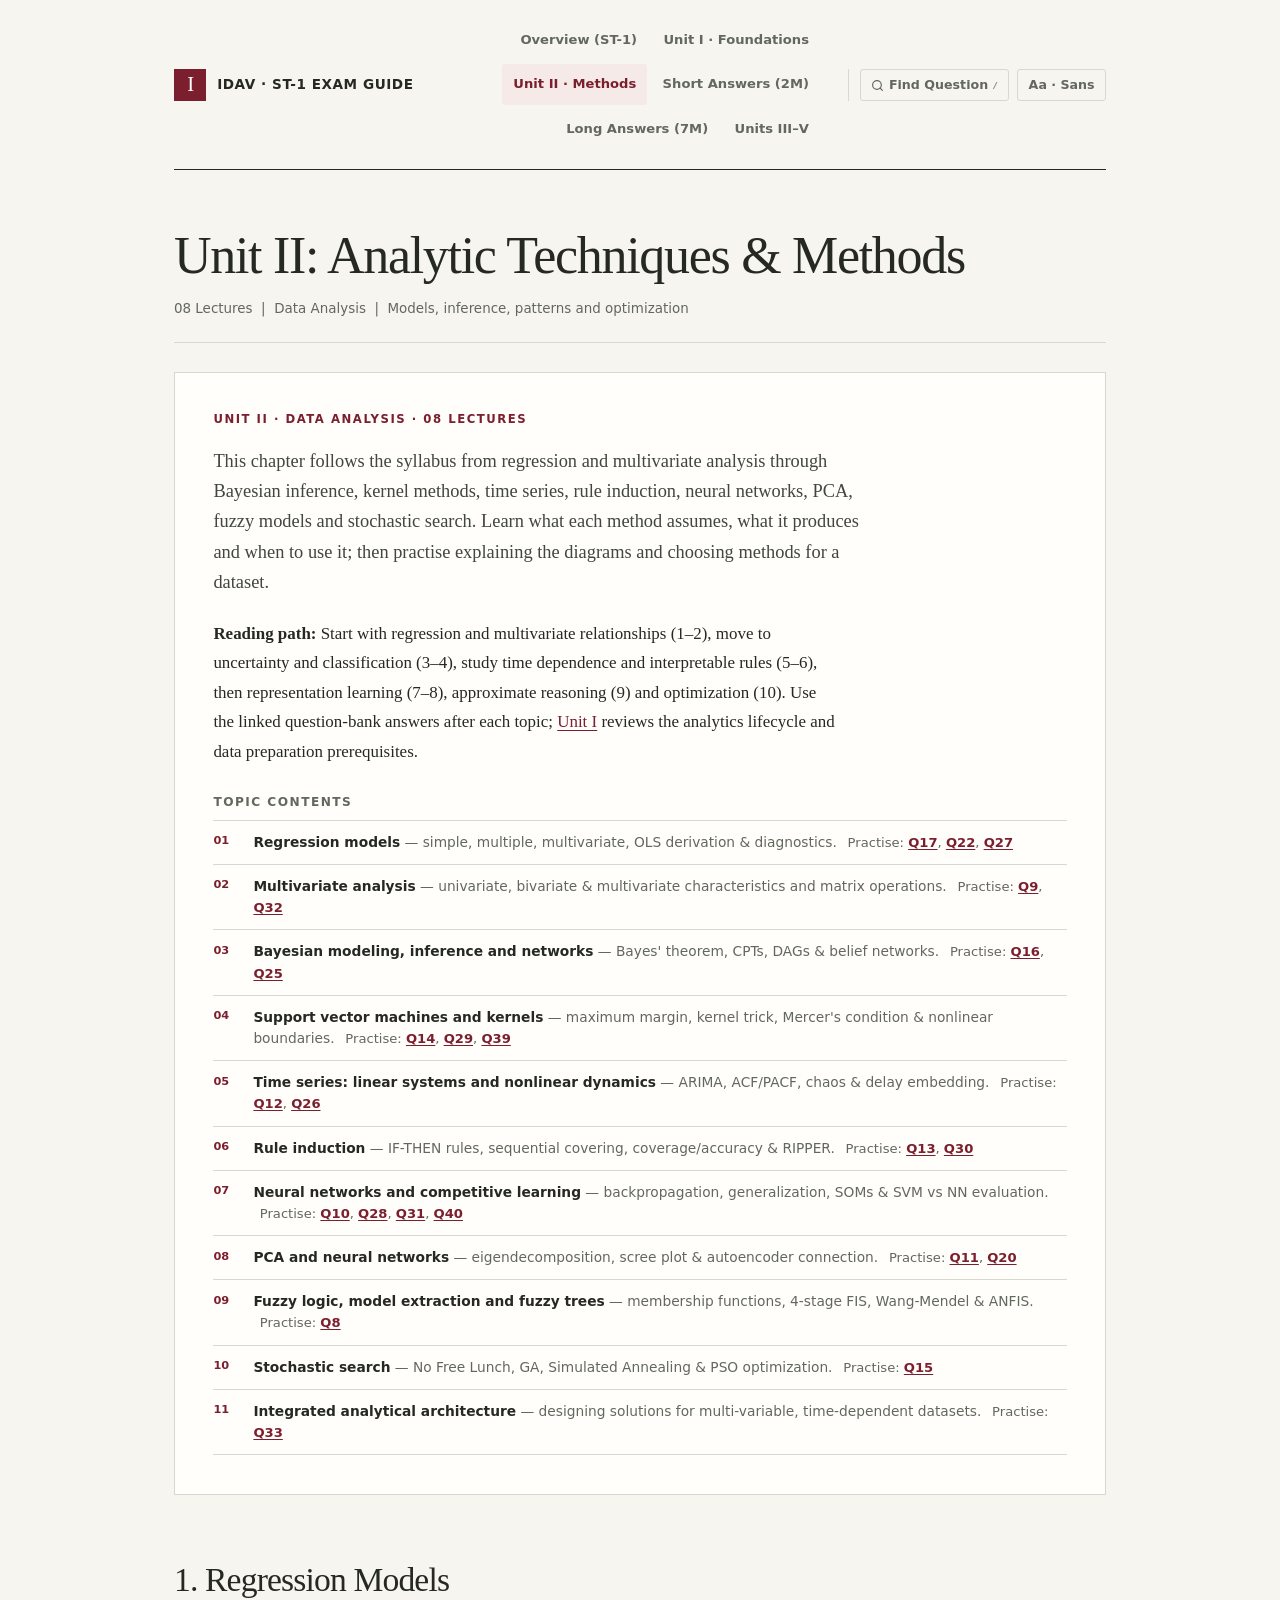
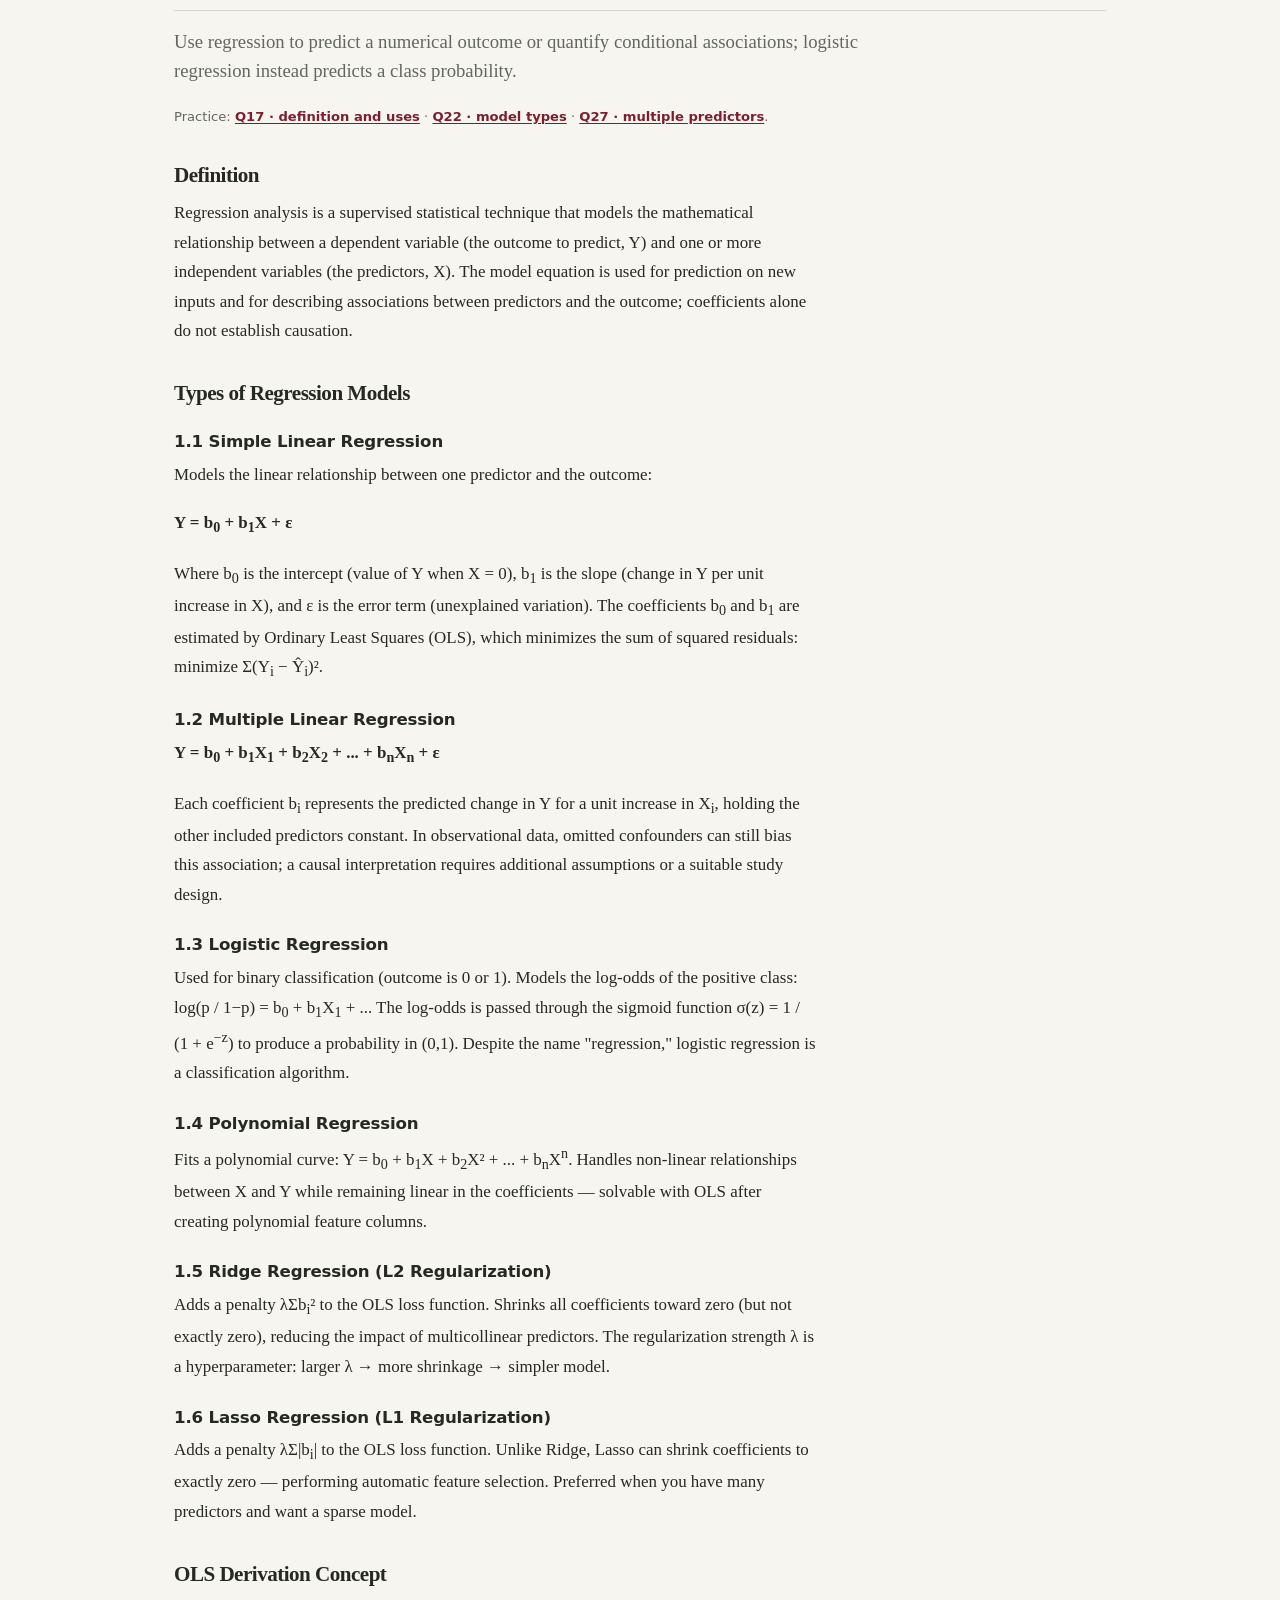
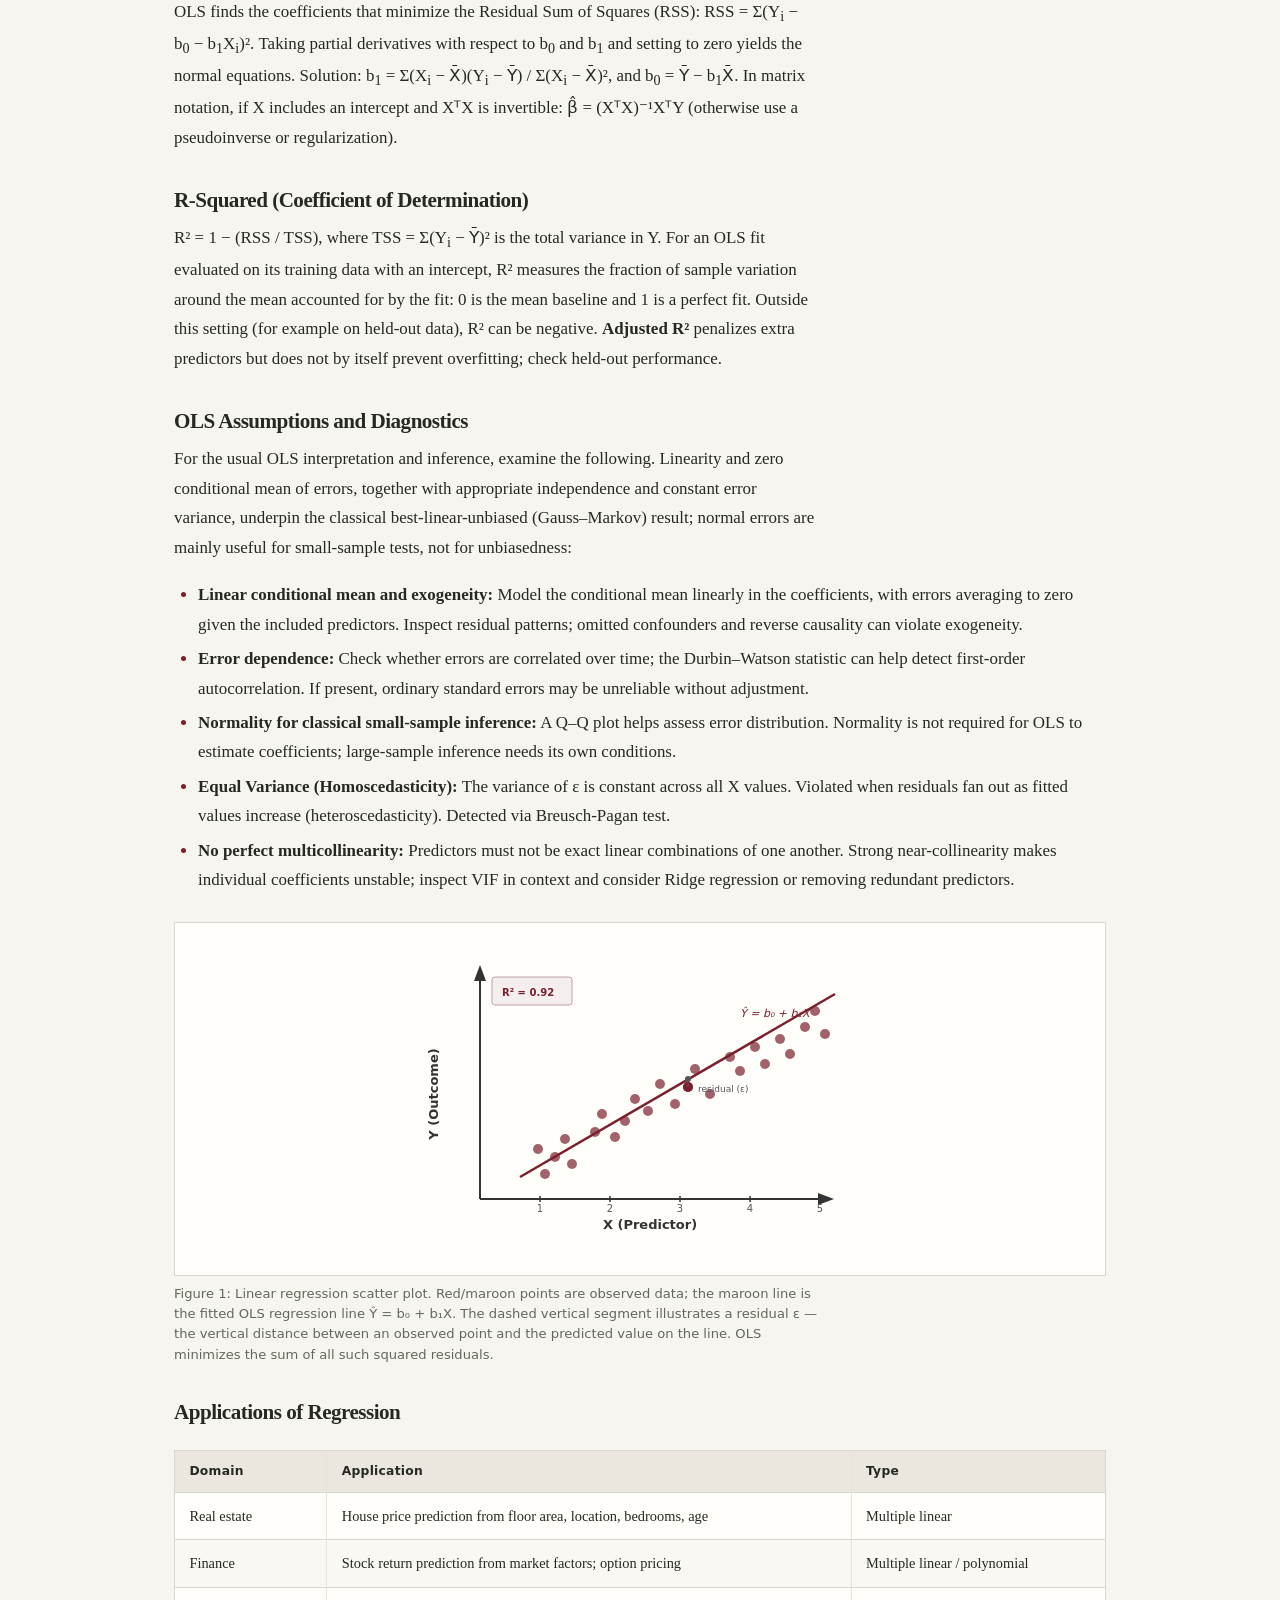
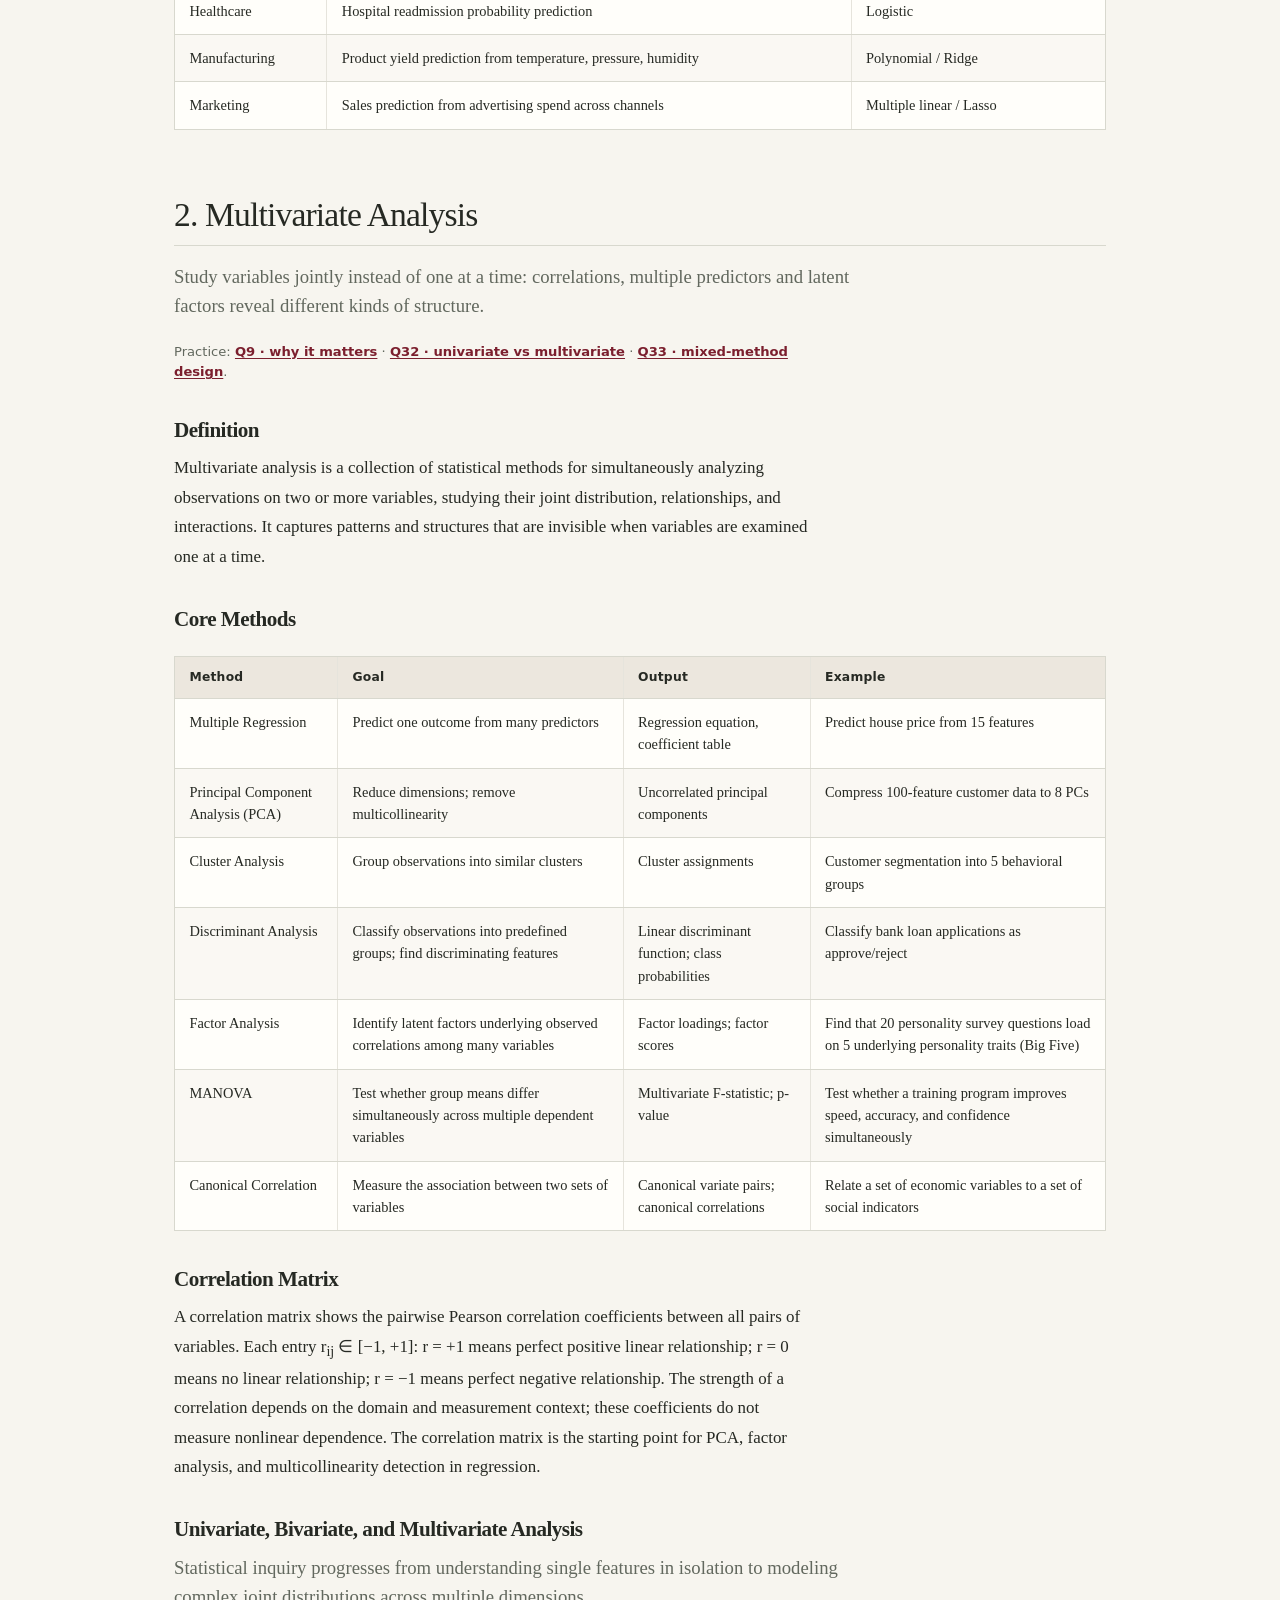
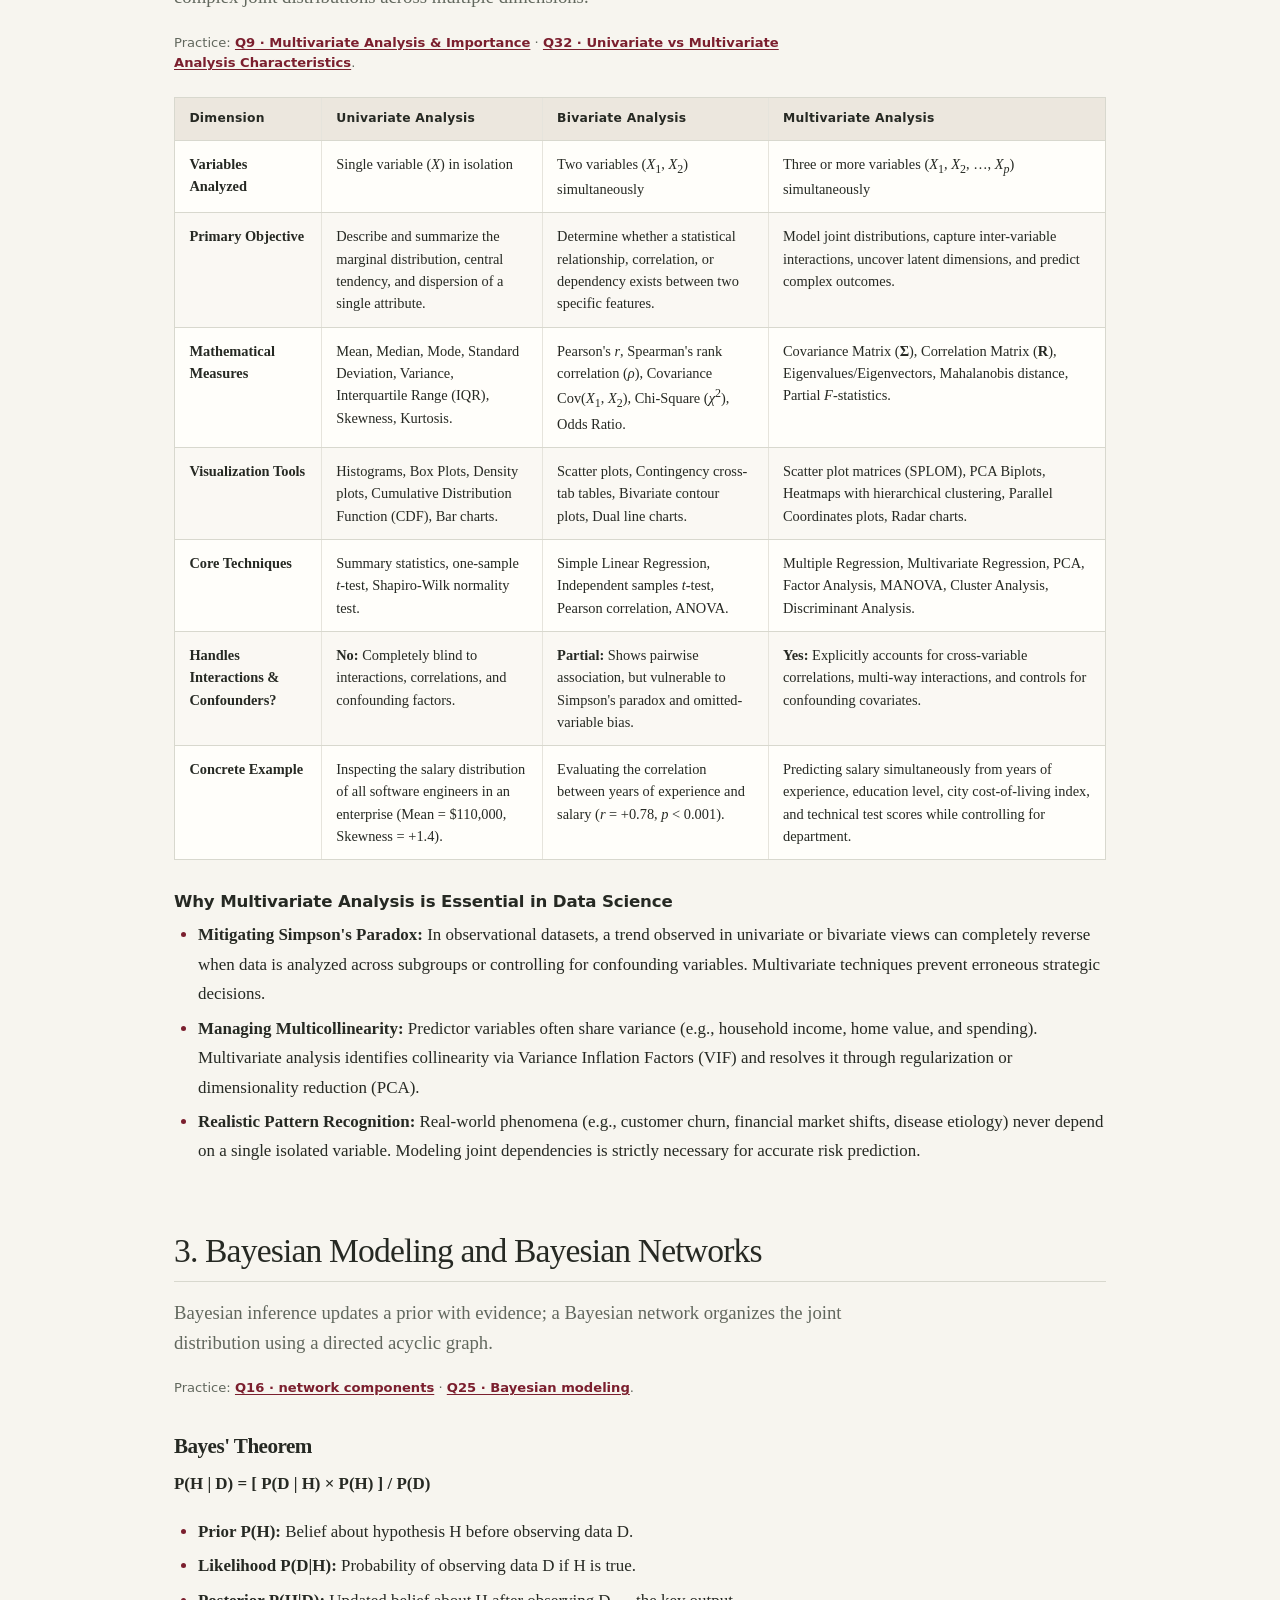
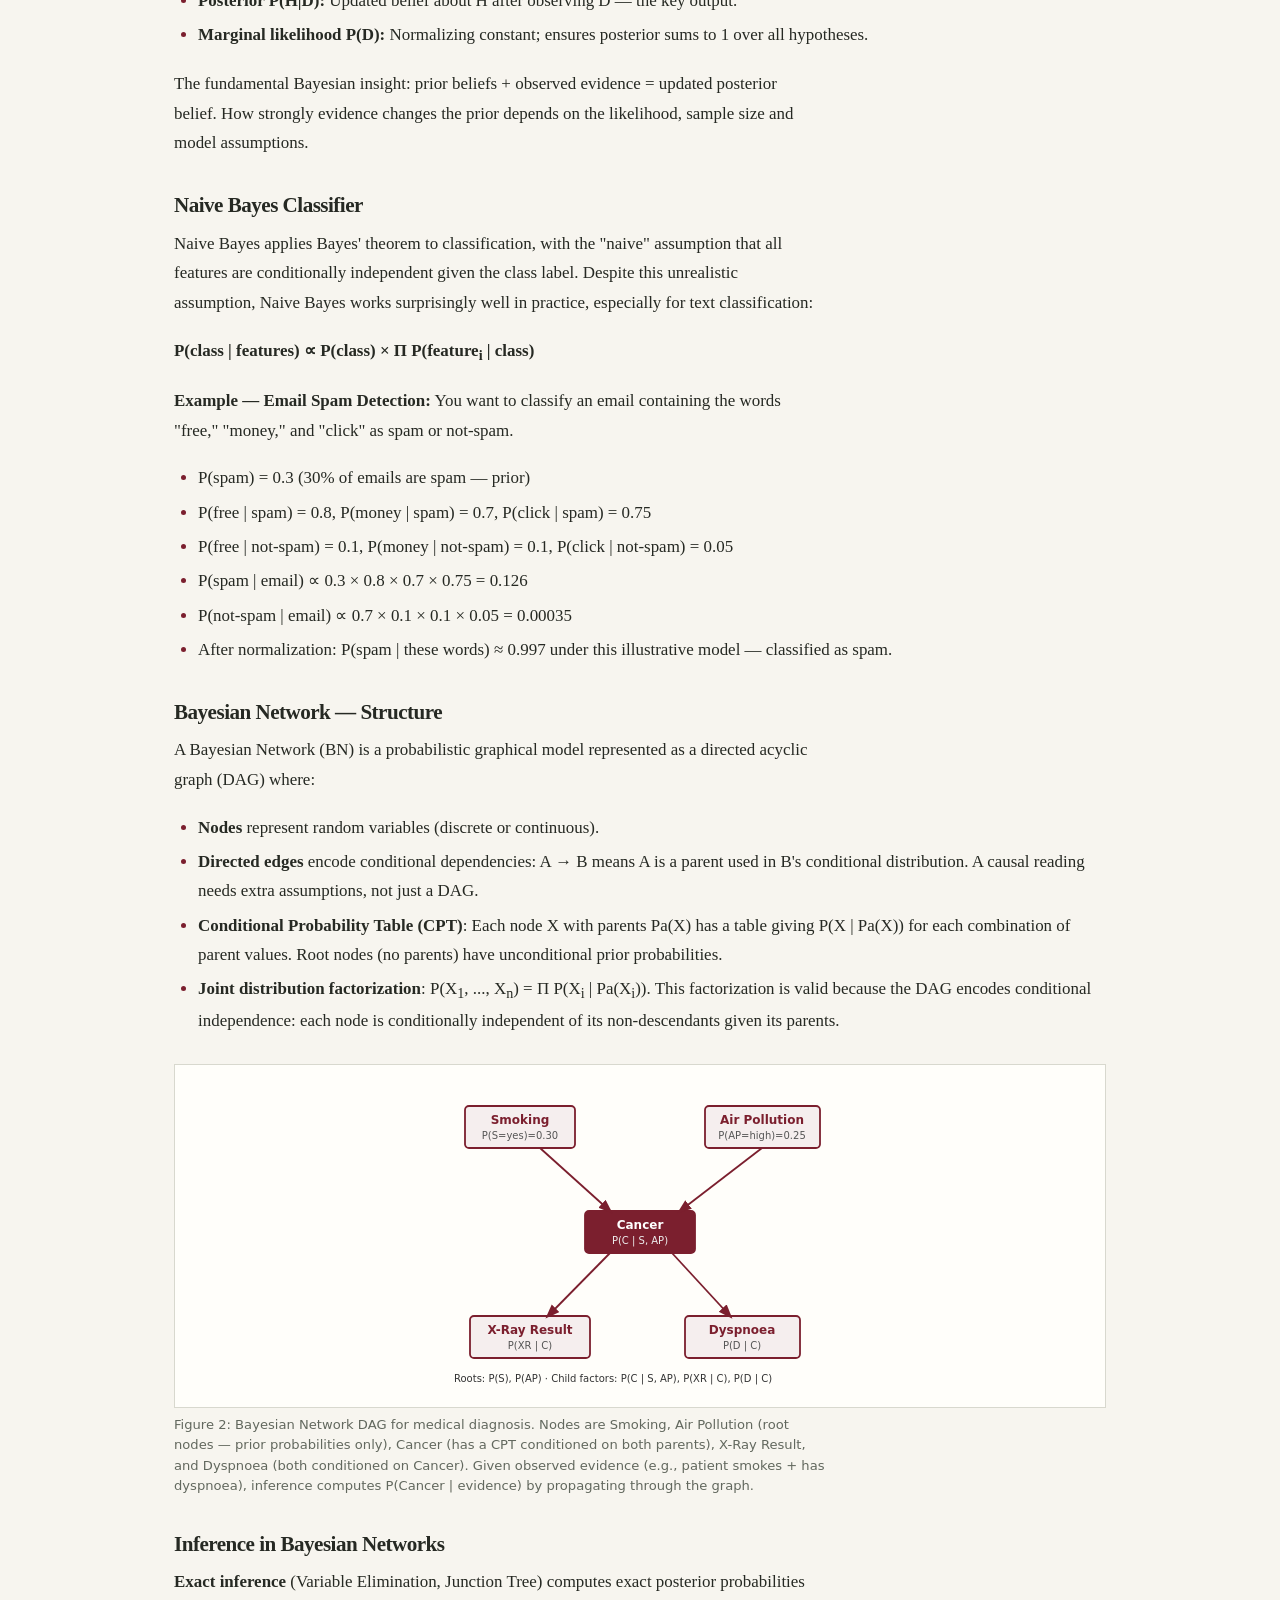
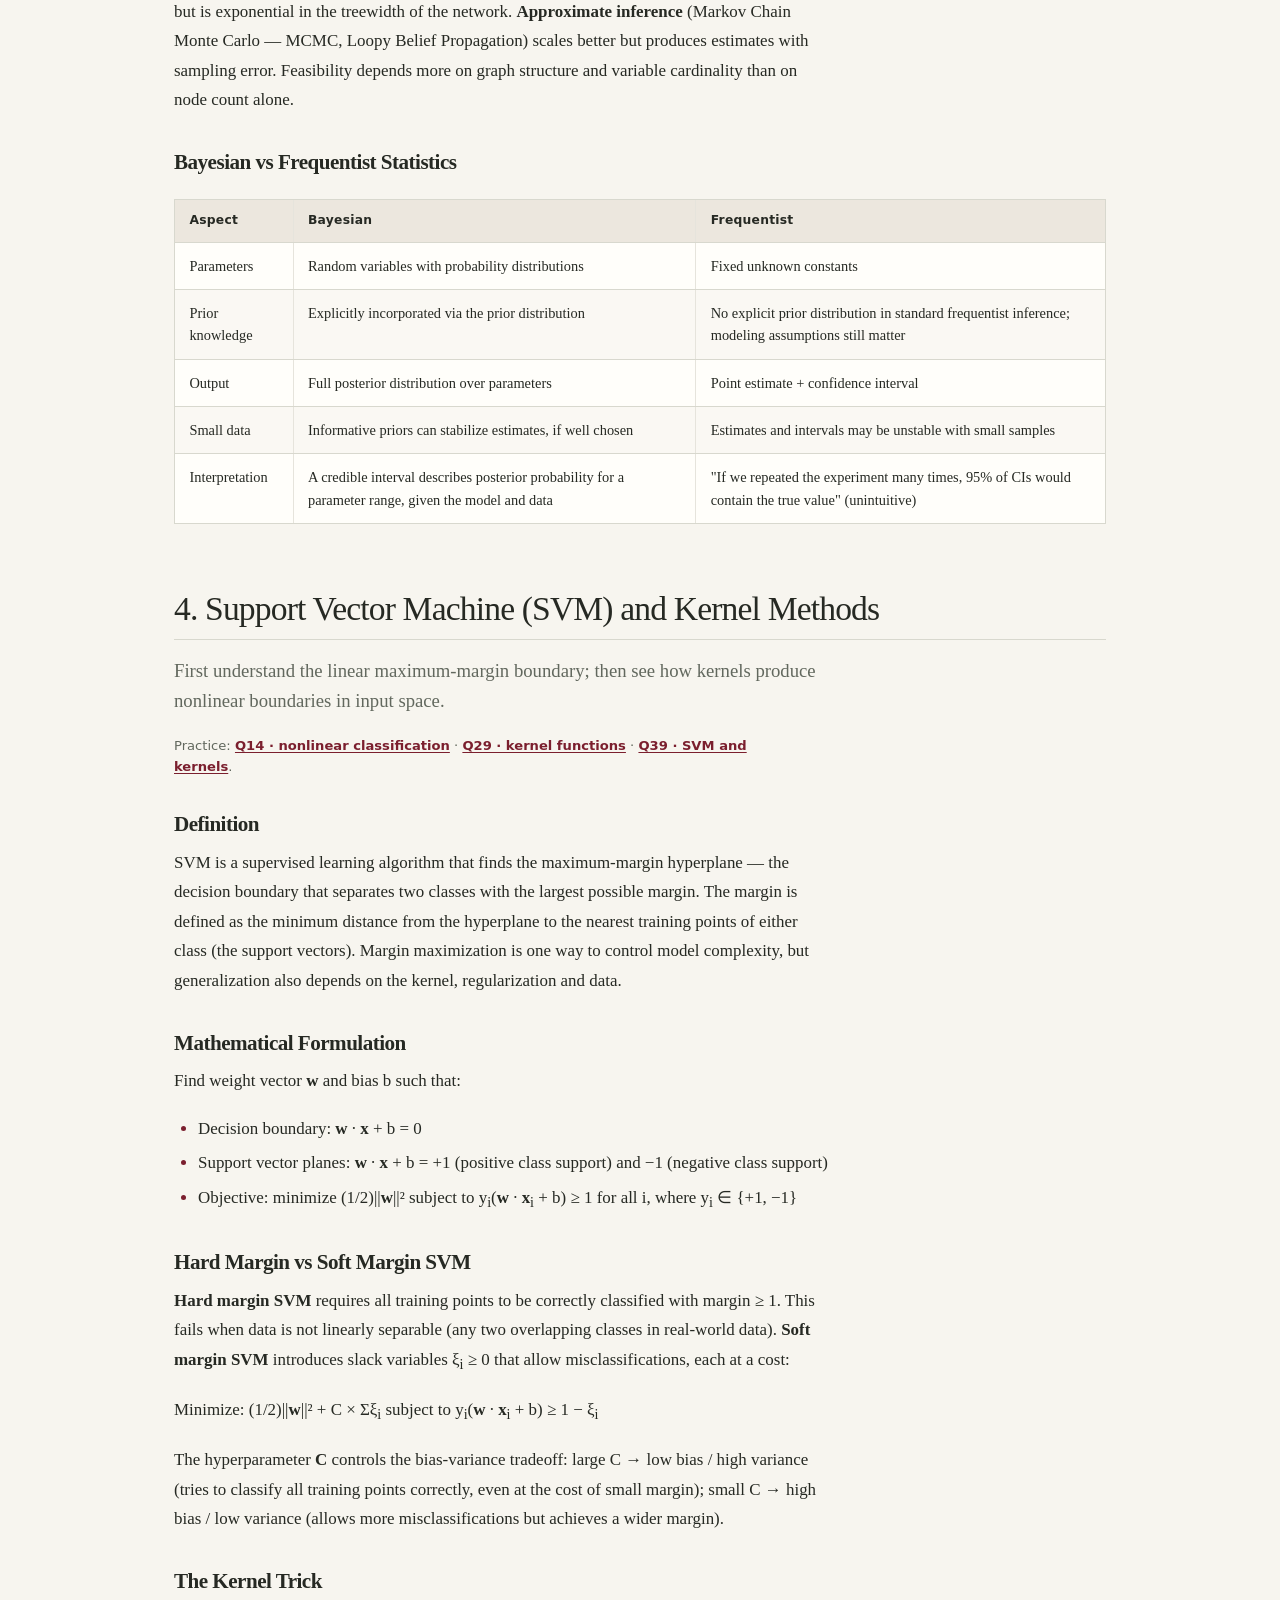
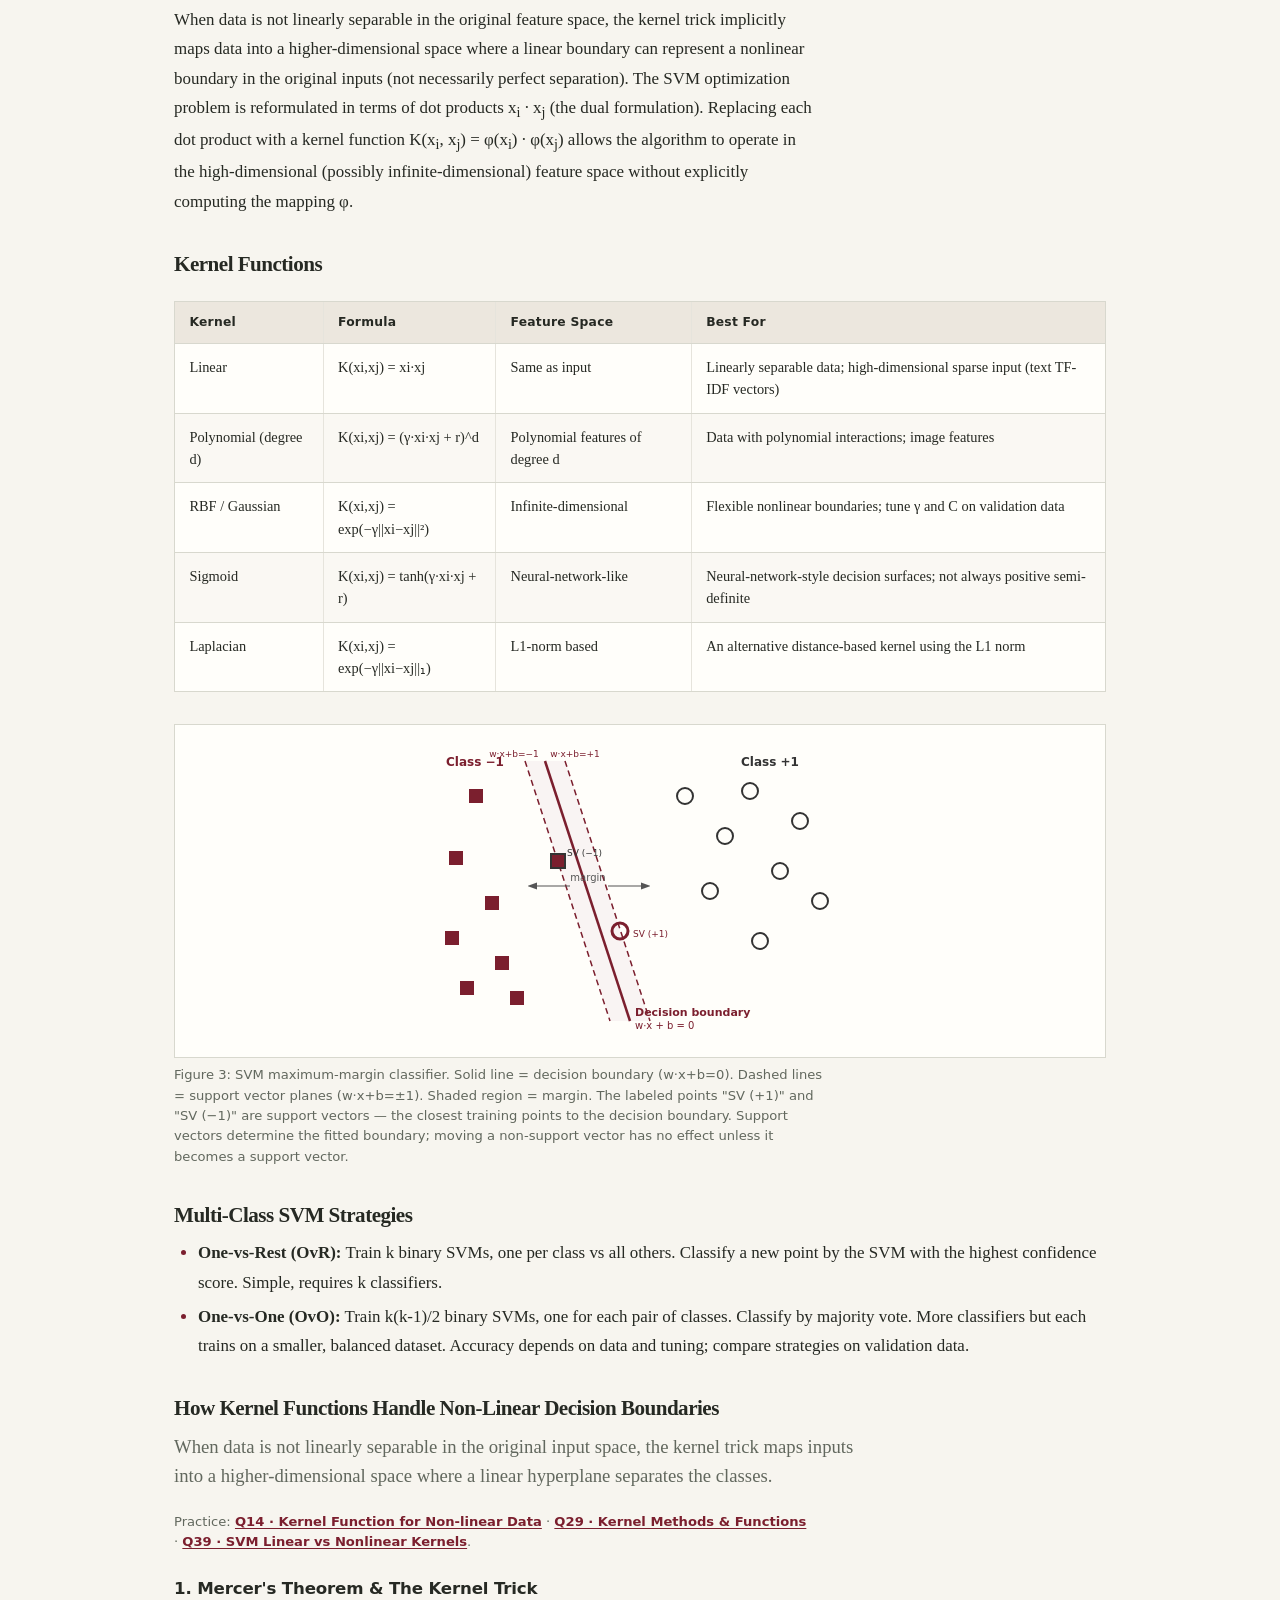
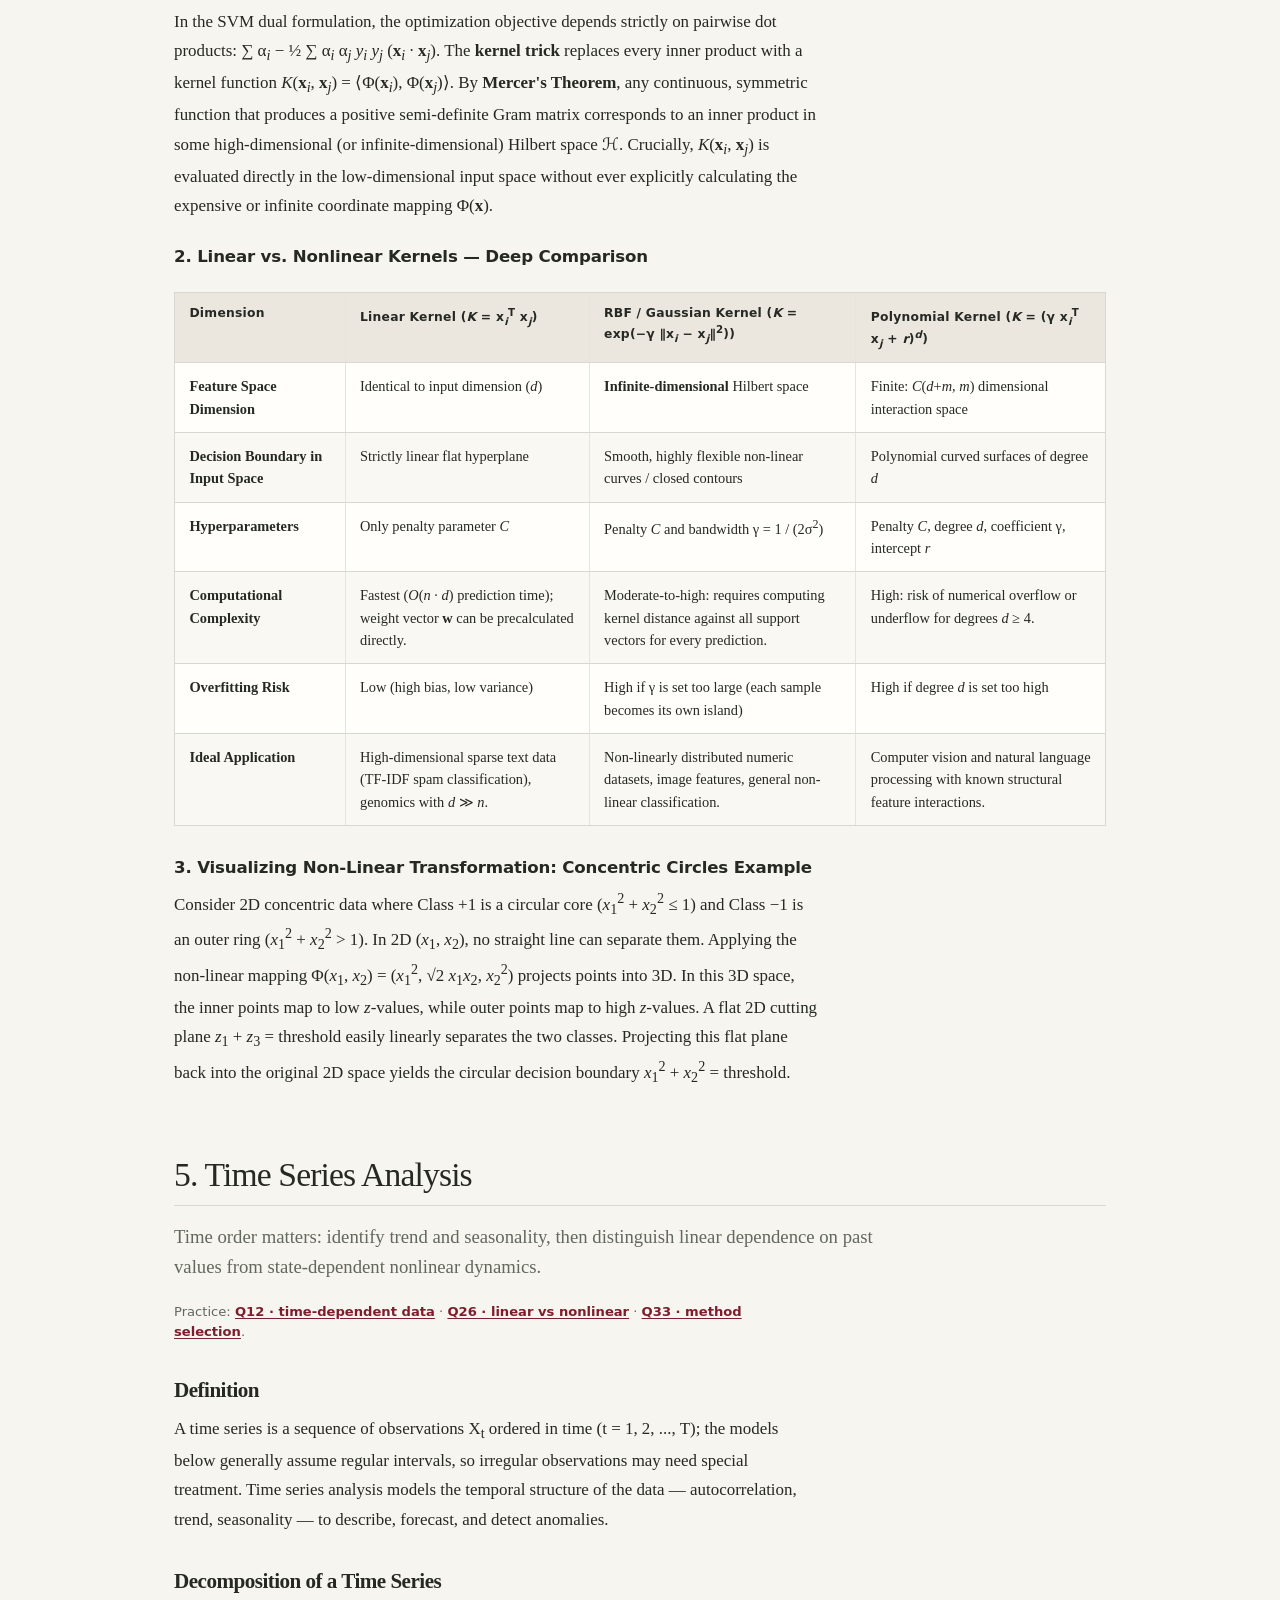
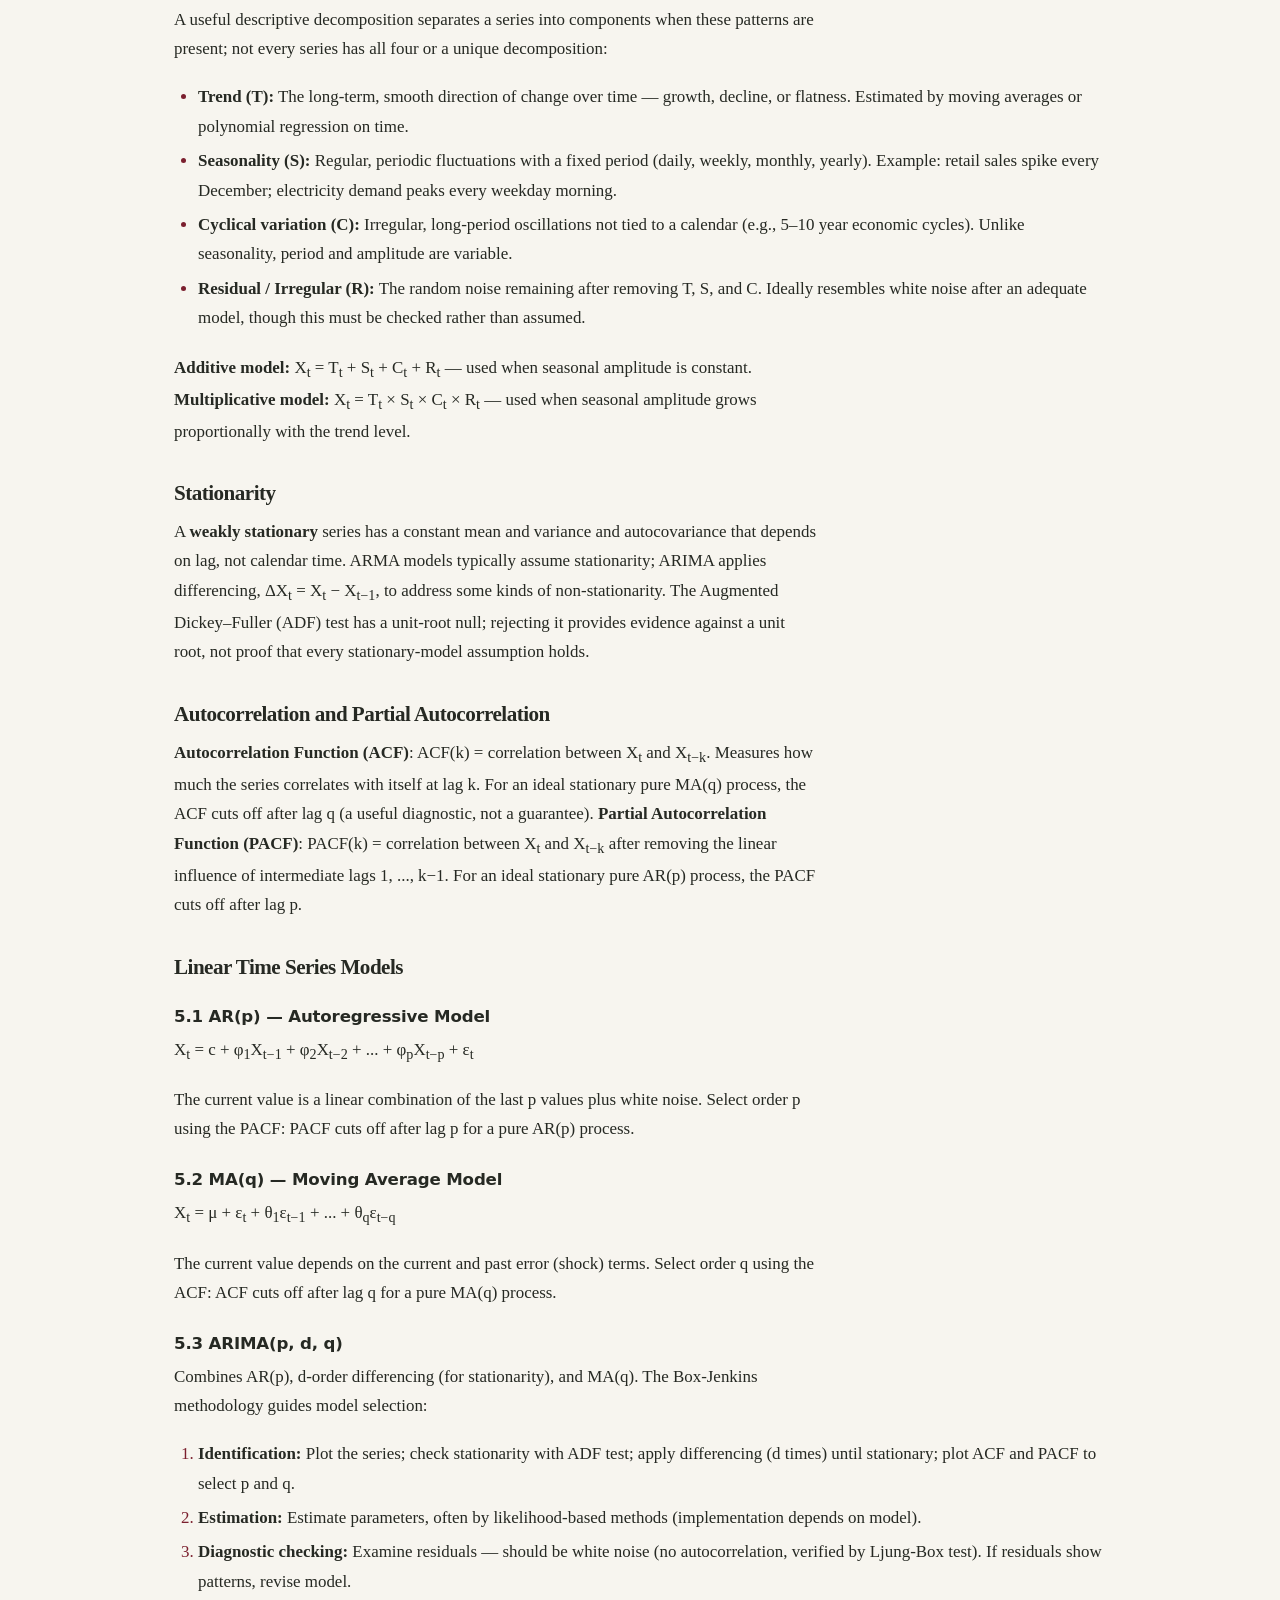
<file: unit2.html>
<!DOCTYPE html>
<html lang="en">
<head>
    <meta charset="UTF-8">
    <meta name="viewport" content="width=device-width, initial-scale=1.0">
    <meta name="description" content="Unit II — Analytic Techniques. Regression, Bayesian networks, SVM, time series, rule induction, neural networks, PCA, fuzzy logic, stochastic search — full exam reference with SVG diagrams.">
    <title>Unit II — Analytic Techniques | IDAV Guide</title>

    <link rel="stylesheet" href="style.css">
</head>
<body>

<nav>
    <ul>
        <li><a href="index.html">Home</a></li>
        <li><a href="unit1.html">Unit I</a></li>
        <li><a href="unit2.html" class="active">Unit II</a></li>
        <li><a href="unit3.html">Unit III</a></li>
        <li><a href="unit4.html">Unit IV</a></li>
        <li><a href="unit5.html">Unit V</a></li>
        <li><a href="short-answers.html">Short Answers</a></li>
        <li><a href="long-answers.html">Long Answers</a></li>
    </ul>
</nav>

<main id="top">
<div class="page-header">
    <h1>Unit II: Analytic Techniques &amp; Methods</h1>
    <p>08 Lectures &nbsp;|&nbsp; Data Analysis &nbsp;|&nbsp; Models, inference, patterns and optimization</p>
</div>

<header class="chapter-intro">
    <p class="chapter-kicker">Unit II · Data Analysis · 08 lectures</p>
    <p class="chapter-summary">This chapter follows the syllabus from regression and multivariate analysis through Bayesian inference, kernel methods, time series, rule induction, neural networks, PCA, fuzzy models and stochastic search. Learn what each method assumes, what it produces and when to use it; then practise explaining the diagrams and choosing methods for a dataset.</p>
    <p><strong>Reading path:</strong> Start with regression and multivariate relationships (1–2), move to uncertainty and classification (3–4), study time dependence and interpretable rules (5–6), then representation learning (7–8), approximate reasoning (9) and optimization (10). Use the linked question-bank answers after each topic; <a href="unit1.html">Unit I</a> reviews the analytics lifecycle and data preparation prerequisites.</p>
    <nav class="chapter-map" aria-label="Unit II topic contents">
        <h2>Topic contents</h2>
        <ol>
            <li><a href="#regression">Regression models</a> — simple, multiple, multivariate, OLS derivation &amp; diagnostics. <span class="chapter-links">Practise: <a href="short-answers.html#q17">Q17</a>, <a href="long-answers.html#q22">Q22</a>, <a href="long-answers.html#q27">Q27</a></span></li>
            <li><a href="#multivariate">Multivariate analysis</a> — univariate, bivariate &amp; multivariate characteristics and matrix operations. <span class="chapter-links">Practise: <a href="short-answers.html#q9">Q9</a>, <a href="long-answers.html#q32">Q32</a></span></li>
            <li><a href="#bayesian">Bayesian modeling, inference and networks</a> — Bayes' theorem, CPTs, DAGs &amp; belief networks. <span class="chapter-links">Practise: <a href="short-answers.html#q16">Q16</a>, <a href="long-answers.html#q25">Q25</a></span></li>
            <li><a href="#svm">Support vector machines and kernels</a> — maximum margin, kernel trick, Mercer's condition &amp; nonlinear boundaries. <span class="chapter-links">Practise: <a href="short-answers.html#q14">Q14</a>, <a href="long-answers.html#q29">Q29</a>, <a href="long-answers.html#q39">Q39</a></span></li>
            <li><a href="#time-series">Time series: linear systems and nonlinear dynamics</a> — ARIMA, ACF/PACF, chaos &amp; delay embedding. <span class="chapter-links">Practise: <a href="short-answers.html#q12">Q12</a>, <a href="long-answers.html#q26">Q26</a></span></li>
            <li><a href="#rule-induction">Rule induction</a> — IF-THEN rules, sequential covering, coverage/accuracy &amp; RIPPER. <span class="chapter-links">Practise: <a href="short-answers.html#q13">Q13</a>, <a href="long-answers.html#q30">Q30</a></span></li>
            <li><a href="#neural-networks">Neural networks and competitive learning</a> — backpropagation, generalization, SOMs &amp; SVM vs NN evaluation. <span class="chapter-links">Practise: <a href="short-answers.html#q10">Q10</a>, <a href="long-answers.html#q28">Q28</a>, <a href="long-answers.html#q31">Q31</a>, <a href="long-answers.html#q40">Q40</a></span></li>
            <li><a href="#pca">PCA and neural networks</a> — eigendecomposition, scree plot &amp; autoencoder connection. <span class="chapter-links">Practise: <a href="short-answers.html#q11">Q11</a>, <a href="long-answers.html#q20">Q20</a></span></li>
            <li><a href="#fuzzy-logic">Fuzzy logic, model extraction and fuzzy trees</a> — membership functions, 4-stage FIS, Wang-Mendel &amp; ANFIS. <span class="chapter-links">Practise: <a href="short-answers.html#q8">Q8</a></span></li>
            <li><a href="#stochastic-search">Stochastic search</a> — No Free Lunch, GA, Simulated Annealing &amp; PSO optimization. <span class="chapter-links">Practise: <a href="short-answers.html#q15">Q15</a></span></li>
            <li><a href="#integrated-approach">Integrated analytical architecture</a> — designing solutions for multi-variable, time-dependent datasets. <span class="chapter-links">Practise: <a href="long-answers.html#q33">Q33</a></span></li>
        </ol>
    </nav>
</header>

<!-- =====================================================================
     1. REGRESSION MODELS
     ===================================================================== -->
<h2 id="regression">1. Regression Models</h2>
<p class="section-intro">Use regression to predict a numerical outcome or quantify conditional associations; logistic regression instead predicts a class probability.</p>
<p class="chapter-links">Practice: <a href="short-answers.html#q17">Q17 · definition and uses</a> · <a href="long-answers.html#q22">Q22 · model types</a> · <a href="long-answers.html#q27">Q27 · multiple predictors</a>.</p>

<h3>Definition</h3>
<p>Regression analysis is a supervised statistical technique that models the mathematical relationship between a dependent variable (the outcome to predict, Y) and one or more independent variables (the predictors, X). The model equation is used for prediction on new inputs and for describing associations between predictors and the outcome; coefficients alone do not establish causation.</p>

<h3>Types of Regression Models</h3>

<h4>1.1 Simple Linear Regression</h4>
<p>Models the linear relationship between one predictor and the outcome:</p>
<p><strong>Y = b<sub>0</sub> + b<sub>1</sub>X + ε</strong></p>
<p>Where b<sub>0</sub> is the intercept (value of Y when X = 0), b<sub>1</sub> is the slope (change in Y per unit increase in X), and ε is the error term (unexplained variation). The coefficients b<sub>0</sub> and b<sub>1</sub> are estimated by Ordinary Least Squares (OLS), which minimizes the sum of squared residuals: minimize Σ(Y<sub>i</sub> − Ŷ<sub>i</sub>)².</p>

<h4>1.2 Multiple Linear Regression</h4>
<p><strong>Y = b<sub>0</sub> + b<sub>1</sub>X<sub>1</sub> + b<sub>2</sub>X<sub>2</sub> + ... + b<sub>n</sub>X<sub>n</sub> + ε</strong></p>
<p>Each coefficient b<sub>i</sub> represents the predicted change in Y for a unit increase in X<sub>i</sub>, holding the other included predictors constant. In observational data, omitted confounders can still bias this association; a causal interpretation requires additional assumptions or a suitable study design.</p>

<h4>1.3 Logistic Regression</h4>
<p>Used for binary classification (outcome is 0 or 1). Models the log-odds of the positive class: log(p / 1−p) = b<sub>0</sub> + b<sub>1</sub>X<sub>1</sub> + ... The log-odds is passed through the sigmoid function σ(z) = 1 / (1 + e<sup>−z</sup>) to produce a probability in (0,1). Despite the name "regression," logistic regression is a classification algorithm.</p>

<h4>1.4 Polynomial Regression</h4>
<p>Fits a polynomial curve: Y = b<sub>0</sub> + b<sub>1</sub>X + b<sub>2</sub>X² + ... + b<sub>n</sub>X<sup>n</sup>. Handles non-linear relationships between X and Y while remaining linear in the coefficients — solvable with OLS after creating polynomial feature columns.</p>

<h4>1.5 Ridge Regression (L2 Regularization)</h4>
<p>Adds a penalty λΣb<sub>i</sub>² to the OLS loss function. Shrinks all coefficients toward zero (but not exactly zero), reducing the impact of multicollinear predictors. The regularization strength λ is a hyperparameter: larger λ → more shrinkage → simpler model.</p>

<h4>1.6 Lasso Regression (L1 Regularization)</h4>
<p>Adds a penalty λΣ|b<sub>i</sub>| to the OLS loss function. Unlike Ridge, Lasso can shrink coefficients to exactly zero — performing automatic feature selection. Preferred when you have many predictors and want a sparse model.</p>

<h3>OLS Derivation Concept</h3>
<p>OLS finds the coefficients that minimize the Residual Sum of Squares (RSS): RSS = Σ(Y<sub>i</sub> − b<sub>0</sub> − b<sub>1</sub>X<sub>i</sub>)². Taking partial derivatives with respect to b<sub>0</sub> and b<sub>1</sub> and setting to zero yields the normal equations. Solution: b<sub>1</sub> = Σ(X<sub>i</sub> − X̄)(Y<sub>i</sub> − Ȳ) / Σ(X<sub>i</sub> − X̄)², and b<sub>0</sub> = Ȳ − b<sub>1</sub>X̄. In matrix notation, if X includes an intercept and XᵀX is invertible: β̂ = (XᵀX)⁻¹XᵀY (otherwise use a pseudoinverse or regularization).</p>

<h3>R-Squared (Coefficient of Determination)</h3>
<p>R² = 1 − (RSS / TSS), where TSS = Σ(Y<sub>i</sub> − Ȳ)² is the total variance in Y. For an OLS fit evaluated on its training data with an intercept, R² measures the fraction of sample variation around the mean accounted for by the fit: 0 is the mean baseline and 1 is a perfect fit. Outside this setting (for example on held-out data), R² can be negative. <strong>Adjusted R²</strong> penalizes extra predictors but does not by itself prevent overfitting; check held-out performance.</p>

<h3>OLS Assumptions and Diagnostics</h3>
<p>For the usual OLS interpretation and inference, examine the following. Linearity and zero conditional mean of errors, together with appropriate independence and constant error variance, underpin the classical best-linear-unbiased (Gauss–Markov) result; normal errors are mainly useful for small-sample tests, not for unbiasedness:</p>
<ul>
    <li><strong>Linear conditional mean and exogeneity:</strong> Model the conditional mean linearly in the coefficients, with errors averaging to zero given the included predictors. Inspect residual patterns; omitted confounders and reverse causality can violate exogeneity.</li>
    <li><strong>Error dependence:</strong> Check whether errors are correlated over time; the Durbin–Watson statistic can help detect first-order autocorrelation. If present, ordinary standard errors may be unreliable without adjustment.</li>
    <li><strong>Normality for classical small-sample inference:</strong> A Q–Q plot helps assess error distribution. Normality is not required for OLS to estimate coefficients; large-sample inference needs its own conditions.</li>
    <li><strong>Equal Variance (Homoscedasticity):</strong> The variance of ε is constant across all X values. Violated when residuals fan out as fitted values increase (heteroscedasticity). Detected via Breusch-Pagan test.</li>
    <li><strong>No perfect multicollinearity:</strong> Predictors must not be exact linear combinations of one another. Strong near-collinearity makes individual coefficients unstable; inspect VIF in context and consider Ridge regression or removing redundant predictors.</li>
</ul>

<div class="diagram-wrap">
    <!-- SVG: Regression scatter plot — own marker ID "arrowREG" -->
    <svg width="440" height="320" viewBox="0 0 440 320" xmlns="http://www.w3.org/2000/svg" aria-label="Scatter plot showing a positive linear regression with data points clustered around the regression line">
        <defs>
            <marker id="arrowREG" markerWidth="8" markerHeight="8" refX="6" refY="3" orient="auto">
                <path d="M0,0 L0,6 L8,3 z" fill="#333"/>
            </marker>
        </defs>
        <!-- Axes -->
        <line x1="60" y1="260" x2="410" y2="260" stroke="#333" stroke-width="2" marker-end="url(#arrowREG)"/>
        <line x1="60" y1="260" x2="60"  y2="30"  stroke="#333" stroke-width="2" marker-end="url(#arrowREG)"/>

        <!-- Axis labels -->
        <text x="230" y="290" text-anchor="middle" font-family="system-ui,sans-serif" font-size="13" font-weight="bold" fill="#333">X (Predictor)</text>
        <!-- Y-axis label: rotate around center of the text -->
        <text x="18" y="155" text-anchor="middle" font-family="system-ui,sans-serif" font-size="13" font-weight="bold" fill="#333" transform="rotate(-90, 18, 155)">Y (Outcome)</text>

        <!-- Tick marks on X axis -->
        <line x1="120" y1="257" x2="120" y2="263" stroke="#333" stroke-width="1.5"/>
        <line x1="190" y1="257" x2="190" y2="263" stroke="#333" stroke-width="1.5"/>
        <line x1="260" y1="257" x2="260" y2="263" stroke="#333" stroke-width="1.5"/>
        <line x1="330" y1="257" x2="330" y2="263" stroke="#333" stroke-width="1.5"/>
        <line x1="400" y1="257" x2="400" y2="263" stroke="#333" stroke-width="1.5"/>
        <text x="120" y="273" text-anchor="middle" font-family="system-ui,sans-serif" font-size="10" fill="#555">1</text>
        <text x="190" y="273" text-anchor="middle" font-family="system-ui,sans-serif" font-size="10" fill="#555">2</text>
        <text x="260" y="273" text-anchor="middle" font-family="system-ui,sans-serif" font-size="10" fill="#555">3</text>
        <text x="330" y="273" text-anchor="middle" font-family="system-ui,sans-serif" font-size="10" fill="#555">4</text>
        <text x="400" y="273" text-anchor="middle" font-family="system-ui,sans-serif" font-size="10" fill="#555">5</text>

        <!-- Illustrative fitted line; SVG y-coordinates increase downward. -->
        <line x1="100" y1="238" x2="415" y2="55" stroke="#7b1f2e" stroke-width="2.5"/>
        <text x="320" y="78" text-anchor="start" font-family="system-ui,sans-serif" font-size="11" fill="#7b1f2e" font-style="italic">Ŷ = b₀ + b₁X</text>

        <!-- Scatter data points — clustered reasonably around the line -->
        <!-- Line passes through approx (120,222), (190,188), (260,154), (330,120), (400,86) -->
        <!-- Points scattered ±20px around these -->
        <circle cx="118" cy="210" r="5" fill="#7b1f2e" fill-opacity="0.7"/>
        <circle cx="125" cy="235" r="5" fill="#7b1f2e" fill-opacity="0.7"/>
        <circle cx="135" cy="218" r="5" fill="#7b1f2e" fill-opacity="0.7"/>
        <circle cx="145" cy="200" r="5" fill="#7b1f2e" fill-opacity="0.7"/>
        <circle cx="152" cy="225" r="5" fill="#7b1f2e" fill-opacity="0.7"/>
        <circle cx="175" cy="193" r="5" fill="#7b1f2e" fill-opacity="0.7"/>
        <circle cx="182" cy="175" r="5" fill="#7b1f2e" fill-opacity="0.7"/>
        <circle cx="195" cy="198" r="5" fill="#7b1f2e" fill-opacity="0.7"/>
        <circle cx="205" cy="182" r="5" fill="#7b1f2e" fill-opacity="0.7"/>
        <circle cx="215" cy="160" r="5" fill="#7b1f2e" fill-opacity="0.7"/>
        <circle cx="228" cy="172" r="5" fill="#7b1f2e" fill-opacity="0.7"/>
        <circle cx="240" cy="145" r="5" fill="#7b1f2e" fill-opacity="0.7"/>
        <circle cx="255" cy="165" r="5" fill="#7b1f2e" fill-opacity="0.7"/>
        <circle cx="268" cy="148" r="5" fill="#7b1f2e" fill-opacity="0.7"/>
        <circle cx="275" cy="130" r="5" fill="#7b1f2e" fill-opacity="0.7"/>
        <circle cx="290" cy="155" r="5" fill="#7b1f2e" fill-opacity="0.7"/>
        <circle cx="310" cy="118" r="5" fill="#7b1f2e" fill-opacity="0.7"/>
        <circle cx="320" cy="132" r="5" fill="#7b1f2e" fill-opacity="0.7"/>
        <circle cx="335" cy="108" r="5" fill="#7b1f2e" fill-opacity="0.7"/>
        <circle cx="345" cy="125" r="5" fill="#7b1f2e" fill-opacity="0.7"/>
        <circle cx="360" cy="100" r="5" fill="#7b1f2e" fill-opacity="0.7"/>
        <circle cx="370" cy="115" r="5" fill="#7b1f2e" fill-opacity="0.7"/>
        <circle cx="385" cy="88"  r="5" fill="#7b1f2e" fill-opacity="0.7"/>
        <circle cx="395" cy="72"  r="5" fill="#7b1f2e" fill-opacity="0.7"/>
        <circle cx="405" cy="95"  r="5" fill="#7b1f2e" fill-opacity="0.7"/>

        <!-- One residual illustration -->
        <circle cx="268" cy="148" r="5" fill="#7b1f2e"/>
        <line x1="268" y1="148" x2="268" y2="140" stroke="#555" stroke-width="1.5" stroke-dasharray="3,2"/>
        <text x="278" y="153" font-family="system-ui,sans-serif" font-size="9" fill="#555">residual (ε)</text>
        <circle cx="268" cy="140" r="3" fill="#555"/>

        <!-- R² annotation box -->
        <rect x="72" y="38" width="80" height="28" rx="3" fill="#f5eeee" stroke="#c0a0a6" stroke-width="1"/>
        <text x="82" y="57" font-family="system-ui,sans-serif" font-size="10" fill="#7b1f2e" font-weight="bold">R² = 0.92</text>
    </svg>
</div>
<p class="diagram-caption">Figure 1: Linear regression scatter plot. Red/maroon points are observed data; the maroon line is the fitted OLS regression line Ŷ = b₀ + b₁X. The dashed vertical segment illustrates a residual ε — the vertical distance between an observed point and the predicted value on the line. OLS minimizes the sum of all such squared residuals.</p>

<h3>Applications of Regression</h3>
<div class="table-scroll">
<table>
    <thead>
        <tr><th>Domain</th><th>Application</th><th>Type</th></tr>
    </thead>
    <tbody>
        <tr><td>Real estate</td><td>House price prediction from floor area, location, bedrooms, age</td><td>Multiple linear</td></tr>
        <tr><td>Finance</td><td>Stock return prediction from market factors; option pricing</td><td>Multiple linear / polynomial</td></tr>
        <tr><td>Healthcare</td><td>Hospital readmission probability prediction</td><td>Logistic</td></tr>
        <tr><td>Manufacturing</td><td>Product yield prediction from temperature, pressure, humidity</td><td>Polynomial / Ridge</td></tr>
        <tr><td>Marketing</td><td>Sales prediction from advertising spend across channels</td><td>Multiple linear / Lasso</td></tr>
    </tbody>
</table>
</div>

<!-- =====================================================================
     2. MULTIVARIATE ANALYSIS
     ===================================================================== -->
<h2 id="multivariate">2. Multivariate Analysis</h2>
<p class="section-intro">Study variables jointly instead of one at a time: correlations, multiple predictors and latent factors reveal different kinds of structure.</p>
<p class="chapter-links">Practice: <a href="short-answers.html#q9">Q9 · why it matters</a> · <a href="long-answers.html#q32">Q32 · univariate vs multivariate</a> · <a href="long-answers.html#q33">Q33 · mixed-method design</a>.</p>

<h3>Definition</h3>
<p>Multivariate analysis is a collection of statistical methods for simultaneously analyzing observations on two or more variables, studying their joint distribution, relationships, and interactions. It captures patterns and structures that are invisible when variables are examined one at a time.</p>

<h3>Core Methods</h3>
<div class="table-scroll">
<table>
    <thead>
        <tr><th>Method</th><th>Goal</th><th>Output</th><th>Example</th></tr>
    </thead>
    <tbody>
        <tr><td>Multiple Regression</td><td>Predict one outcome from many predictors</td><td>Regression equation, coefficient table</td><td>Predict house price from 15 features</td></tr>
        <tr><td>Principal Component Analysis (PCA)</td><td>Reduce dimensions; remove multicollinearity</td><td>Uncorrelated principal components</td><td>Compress 100-feature customer data to 8 PCs</td></tr>
        <tr><td>Cluster Analysis</td><td>Group observations into similar clusters</td><td>Cluster assignments</td><td>Customer segmentation into 5 behavioral groups</td></tr>
        <tr><td>Discriminant Analysis</td><td>Classify observations into predefined groups; find discriminating features</td><td>Linear discriminant function; class probabilities</td><td>Classify bank loan applications as approve/reject</td></tr>
        <tr><td>Factor Analysis</td><td>Identify latent factors underlying observed correlations among many variables</td><td>Factor loadings; factor scores</td><td>Find that 20 personality survey questions load on 5 underlying personality traits (Big Five)</td></tr>
        <tr><td>MANOVA</td><td>Test whether group means differ simultaneously across multiple dependent variables</td><td>Multivariate F-statistic; p-value</td><td>Test whether a training program improves speed, accuracy, and confidence simultaneously</td></tr>
        <tr><td>Canonical Correlation</td><td>Measure the association between two sets of variables</td><td>Canonical variate pairs; canonical correlations</td><td>Relate a set of economic variables to a set of social indicators</td></tr>
    </tbody>
</table>
</div>

<h3>Correlation Matrix</h3>
<p>A correlation matrix shows the pairwise Pearson correlation coefficients between all pairs of variables. Each entry r<sub>ij</sub> ∈ [−1, +1]: r = +1 means perfect positive linear relationship; r = 0 means no linear relationship; r = −1 means perfect negative relationship. The strength of a correlation depends on the domain and measurement context; these coefficients do not measure nonlinear dependence. The correlation matrix is the starting point for PCA, factor analysis, and multicollinearity detection in regression.</p>

<h3>Univariate, Bivariate, and Multivariate Analysis</h3>
<p class="section-intro">Statistical inquiry progresses from understanding single features in isolation to modeling complex joint distributions across multiple dimensions.</p>
<p class="chapter-links">Practice: <a href="short-answers.html#q9">Q9 · Multivariate Analysis &amp; Importance</a> · <a href="long-answers.html#q32">Q32 · Univariate vs Multivariate Analysis Characteristics</a>.</p>

<div class="table-scroll">
<table>
    <thead>
        <tr><th>Dimension</th><th>Univariate Analysis</th><th>Bivariate Analysis</th><th>Multivariate Analysis</th></tr>
    </thead>
    <tbody>
        <tr>
            <td><strong>Variables Analyzed</strong></td>
            <td>Single variable (<em>X</em>) in isolation</td>
            <td>Two variables (<em>X</em><sub>1</sub>, <em>X</em><sub>2</sub>) simultaneously</td>
            <td>Three or more variables (<em>X</em><sub>1</sub>, <em>X</em><sub>2</sub>, …, <em>X</em><sub><em>p</em></sub>) simultaneously</td>
        </tr>
        <tr>
            <td><strong>Primary Objective</strong></td>
            <td>Describe and summarize the marginal distribution, central tendency, and dispersion of a single attribute.</td>
            <td>Determine whether a statistical relationship, correlation, or dependency exists between two specific features.</td>
            <td>Model joint distributions, capture inter-variable interactions, uncover latent dimensions, and predict complex outcomes.</td>
        </tr>
        <tr>
            <td><strong>Mathematical Measures</strong></td>
            <td>Mean, Median, Mode, Standard Deviation, Variance, Interquartile Range (IQR), Skewness, Kurtosis.</td>
            <td>Pearson's <em>r</em>, Spearman's rank correlation (<em>ρ</em>), Covariance Cov(<em>X</em><sub>1</sub>, <em>X</em><sub>2</sub>), Chi-Square (<em>χ</em><sup>2</sup>), Odds Ratio.</td>
            <td>Covariance Matrix (<strong>Σ</strong>), Correlation Matrix (<strong>R</strong>), Eigenvalues/Eigenvectors, Mahalanobis distance, Partial <em>F</em>-statistics.</td>
        </tr>
        <tr>
            <td><strong>Visualization Tools</strong></td>
            <td>Histograms, Box Plots, Density plots, Cumulative Distribution Function (CDF), Bar charts.</td>
            <td>Scatter plots, Contingency cross-tab tables, Bivariate contour plots, Dual line charts.</td>
            <td>Scatter plot matrices (SPLOM), PCA Biplots, Heatmaps with hierarchical clustering, Parallel Coordinates plots, Radar charts.</td>
        </tr>
        <tr>
            <td><strong>Core Techniques</strong></td>
            <td>Summary statistics, one-sample <em>t</em>-test, Shapiro-Wilk normality test.</td>
            <td>Simple Linear Regression, Independent samples <em>t</em>-test, Pearson correlation, ANOVA.</td>
            <td>Multiple Regression, Multivariate Regression, PCA, Factor Analysis, MANOVA, Cluster Analysis, Discriminant Analysis.</td>
        </tr>
        <tr>
            <td><strong>Handles Interactions &amp; Confounders?</strong></td>
            <td><strong>No:</strong> Completely blind to interactions, correlations, and confounding factors.</td>
            <td><strong>Partial:</strong> Shows pairwise association, but vulnerable to Simpson's paradox and omitted-variable bias.</td>
            <td><strong>Yes:</strong> Explicitly accounts for cross-variable correlations, multi-way interactions, and controls for confounding covariates.</td>
        </tr>
        <tr>
            <td><strong>Concrete Example</strong></td>
            <td>Inspecting the salary distribution of all software engineers in an enterprise (Mean = $110,000, Skewness = +1.4).</td>
            <td>Evaluating the correlation between years of experience and salary (<em>r</em> = +0.78, <em>p</em> &lt; 0.001).</td>
            <td>Predicting salary simultaneously from years of experience, education level, city cost-of-living index, and technical test scores while controlling for department.</td>
        </tr>
    </tbody>
</table>
</div>

<h4>Why Multivariate Analysis is Essential in Data Science</h4>
<ul>
    <li><strong>Mitigating Simpson's Paradox:</strong> In observational datasets, a trend observed in univariate or bivariate views can completely reverse when data is analyzed across subgroups or controlling for confounding variables. Multivariate techniques prevent erroneous strategic decisions.</li>
    <li><strong>Managing Multicollinearity:</strong> Predictor variables often share variance (e.g., household income, home value, and spending). Multivariate analysis identifies collinearity via Variance Inflation Factors (VIF) and resolves it through regularization or dimensionality reduction (PCA).</li>
    <li><strong>Realistic Pattern Recognition:</strong> Real-world phenomena (e.g., customer churn, financial market shifts, disease etiology) never depend on a single isolated variable. Modeling joint dependencies is strictly necessary for accurate risk prediction.</li>
</ul>

<!-- =====================================================================
     3. BAYESIAN MODELING AND NETWORKS
     ===================================================================== -->
<h2 id="bayesian">3. Bayesian Modeling and Bayesian Networks</h2>
<p class="section-intro">Bayesian inference updates a prior with evidence; a Bayesian network organizes the joint distribution using a directed acyclic graph.</p>
<p class="chapter-links">Practice: <a href="short-answers.html#q16">Q16 · network components</a> · <a href="long-answers.html#q25">Q25 · Bayesian modeling</a>.</p>

<h3>Bayes' Theorem</h3>
<p><strong>P(H | D) = [ P(D | H) × P(H) ] / P(D)</strong></p>
<ul>
    <li><strong>Prior P(H):</strong> Belief about hypothesis H before observing data D.</li>
    <li><strong>Likelihood P(D|H):</strong> Probability of observing data D if H is true.</li>
    <li><strong>Posterior P(H|D):</strong> Updated belief about H after observing D — the key output.</li>
    <li><strong>Marginal likelihood P(D):</strong> Normalizing constant; ensures posterior sums to 1 over all hypotheses.</li>
</ul>
<p>The fundamental Bayesian insight: prior beliefs + observed evidence = updated posterior belief. How strongly evidence changes the prior depends on the likelihood, sample size and model assumptions.</p>

<h3>Naive Bayes Classifier</h3>
<p>Naive Bayes applies Bayes' theorem to classification, with the "naive" assumption that all features are conditionally independent given the class label. Despite this unrealistic assumption, Naive Bayes works surprisingly well in practice, especially for text classification:</p>
<p><strong>P(class | features) ∝ P(class) × Π P(feature<sub>i</sub> | class)</strong></p>
<p><strong>Example — Email Spam Detection:</strong> You want to classify an email containing the words "free," "money," and "click" as spam or not-spam.</p>
<ul>
    <li>P(spam) = 0.3 (30% of emails are spam — prior)</li>
    <li>P(free | spam) = 0.8, P(money | spam) = 0.7, P(click | spam) = 0.75</li>
    <li>P(free | not-spam) = 0.1, P(money | not-spam) = 0.1, P(click | not-spam) = 0.05</li>
    <li>P(spam | email) ∝ 0.3 × 0.8 × 0.7 × 0.75 = 0.126</li>
    <li>P(not-spam | email) ∝ 0.7 × 0.1 × 0.1 × 0.05 = 0.00035</li>
    <li>After normalization: P(spam | these words) ≈ 0.997 under this illustrative model — classified as spam.</li>
</ul>

<h3>Bayesian Network — Structure</h3>
<p>A Bayesian Network (BN) is a probabilistic graphical model represented as a directed acyclic graph (DAG) where:</p>
<ul>
    <li><strong>Nodes</strong> represent random variables (discrete or continuous).</li>
    <li><strong>Directed edges</strong> encode conditional dependencies: A → B means A is a parent used in B's conditional distribution. A causal reading needs extra assumptions, not just a DAG.</li>
    <li><strong>Conditional Probability Table (CPT)</strong>: Each node X with parents Pa(X) has a table giving P(X | Pa(X)) for each combination of parent values. Root nodes (no parents) have unconditional prior probabilities.</li>
    <li><strong>Joint distribution factorization</strong>: P(X<sub>1</sub>, ..., X<sub>n</sub>) = Π P(X<sub>i</sub> | Pa(X<sub>i</sub>)). This factorization is valid because the DAG encodes conditional independence: each node is conditionally independent of its non-descendants given its parents.</li>
</ul>

<div class="diagram-wrap">
    <!-- SVG: Bayesian Network DAG — OWN marker ID "arrowBAY" -->
    <svg width="400" height="310" viewBox="0 0 400 310" xmlns="http://www.w3.org/2000/svg" aria-label="Bayesian Network DAG showing relationships among Smoking, Air Pollution, Cancer, X-Ray Result, and Dyspnoea">
        <defs>
            <marker id="arrowBAY" markerWidth="8" markerHeight="8" refX="6" refY="3" orient="auto">
                <path d="M0,0 L0,6 L8,3 z" fill="#7b1f2e"/>
            </marker>
        </defs>

        <!-- Root nodes: Smoking (left), Air Pollution (right) -->
        <rect x="25"  y="25" width="110" height="42" rx="4" fill="#f5eeee" stroke="#7b1f2e" stroke-width="1.8"/>
        <text x="80"  y="43" text-anchor="middle" font-family="system-ui,sans-serif" font-size="12" font-weight="bold" fill="#7b1f2e">Smoking</text>
        <text x="80"  y="58" text-anchor="middle" font-family="system-ui,sans-serif" font-size="10" fill="#555">P(S=yes)=0.30</text>

        <rect x="265" y="25" width="115" height="42" rx="4" fill="#f5eeee" stroke="#7b1f2e" stroke-width="1.8"/>
        <text x="322" y="43" text-anchor="middle" font-family="system-ui,sans-serif" font-size="12" font-weight="bold" fill="#7b1f2e">Air Pollution</text>
        <text x="322" y="58" text-anchor="middle" font-family="system-ui,sans-serif" font-size="10" fill="#555">P(AP=high)=0.25</text>

        <!-- Cancer node (middle) -->
        <rect x="145" y="130" width="110" height="42" rx="4" fill="#7b1f2e" stroke="#7b1f2e" stroke-width="1.8"/>
        <text x="200" y="148" text-anchor="middle" font-family="system-ui,sans-serif" font-size="12" font-weight="bold" fill="#fff">Cancer</text>
        <text x="200" y="163" text-anchor="middle" font-family="system-ui,sans-serif" font-size="10" fill="#eee">P(C | S, AP)</text>

        <!-- Arrows: Smoking→Cancer, AirPollution→Cancer -->
        <line x1="100" y1="67" x2="170" y2="130" stroke="#7b1f2e" stroke-width="1.8" marker-end="url(#arrowBAY)"/>
        <line x1="322" y1="67" x2="240" y2="130" stroke="#7b1f2e" stroke-width="1.8" marker-end="url(#arrowBAY)"/>

        <!-- Leaf nodes: X-Ray Result (left), Dyspnoea (right) -->
        <rect x="30"  y="235" width="120" height="42" rx="4" fill="#f5eeee" stroke="#7b1f2e" stroke-width="1.8"/>
        <text x="90"  y="253" text-anchor="middle" font-family="system-ui,sans-serif" font-size="12" font-weight="bold" fill="#7b1f2e">X-Ray Result</text>
        <text x="90"  y="268" text-anchor="middle" font-family="system-ui,sans-serif" font-size="10" fill="#555">P(XR | C)</text>

        <rect x="245" y="235" width="115" height="42" rx="4" fill="#f5eeee" stroke="#7b1f2e" stroke-width="1.8"/>
        <text x="302" y="253" text-anchor="middle" font-family="system-ui,sans-serif" font-size="12" font-weight="bold" fill="#7b1f2e">Dyspnoea</text>
        <text x="302" y="268" text-anchor="middle" font-family="system-ui,sans-serif" font-size="10" fill="#555">P(D | C)</text>

        <!-- Arrows: Cancer→X-Ray, Cancer→Dyspnoea -->
        <line x1="170" y1="172" x2="108" y2="235" stroke="#7b1f2e" stroke-width="1.8" marker-end="url(#arrowBAY)"/>
        <line x1="232" y1="172" x2="290" y2="235" stroke="#7b1f2e" stroke-width="1.8" marker-end="url(#arrowBAY)"/>

        <text x="14" y="301" font-family="system-ui,sans-serif" font-size="10" fill="#333">Roots: P(S), P(AP) · Child factors: P(C | S, AP), P(XR | C), P(D | C)</text>
    </svg>
</div>
<p class="diagram-caption">Figure 2: Bayesian Network DAG for medical diagnosis. Nodes are Smoking, Air Pollution (root nodes — prior probabilities only), Cancer (has a CPT conditioned on both parents), X-Ray Result, and Dyspnoea (both conditioned on Cancer). Given observed evidence (e.g., patient smokes + has dyspnoea), inference computes P(Cancer | evidence) by propagating through the graph.</p>

<h3>Inference in Bayesian Networks</h3>
<p><strong>Exact inference</strong> (Variable Elimination, Junction Tree) computes exact posterior probabilities but is exponential in the treewidth of the network. <strong>Approximate inference</strong> (Markov Chain Monte Carlo — MCMC, Loopy Belief Propagation) scales better but produces estimates with sampling error. Feasibility depends more on graph structure and variable cardinality than on node count alone.</p>

<h3>Bayesian vs Frequentist Statistics</h3>
<div class="table-scroll">
<table>
    <thead>
        <tr><th>Aspect</th><th>Bayesian</th><th>Frequentist</th></tr>
    </thead>
    <tbody>
        <tr><td>Parameters</td><td>Random variables with probability distributions</td><td>Fixed unknown constants</td></tr>
        <tr><td>Prior knowledge</td><td>Explicitly incorporated via the prior distribution</td><td>No explicit prior distribution in standard frequentist inference; modeling assumptions still matter</td></tr>
        <tr><td>Output</td><td>Full posterior distribution over parameters</td><td>Point estimate + confidence interval</td></tr>
        <tr><td>Small data</td><td>Informative priors can stabilize estimates, if well chosen</td><td>Estimates and intervals may be unstable with small samples</td></tr>
        <tr><td>Interpretation</td><td>A credible interval describes posterior probability for a parameter range, given the model and data</td><td>"If we repeated the experiment many times, 95% of CIs would contain the true value" (unintuitive)</td></tr>
    </tbody>
</table>
</div>

<!-- =====================================================================
     4. SUPPORT VECTOR MACHINE (SVM)
     ===================================================================== -->
<h2 id="svm">4. Support Vector Machine (SVM) and Kernel Methods</h2>
<p class="section-intro">First understand the linear maximum-margin boundary; then see how kernels produce nonlinear boundaries in input space.</p>
<p class="chapter-links">Practice: <a href="short-answers.html#q14">Q14 · nonlinear classification</a> · <a href="long-answers.html#q29">Q29 · kernel functions</a> · <a href="long-answers.html#q39">Q39 · SVM and kernels</a>.</p>

<h3>Definition</h3>
<p>SVM is a supervised learning algorithm that finds the maximum-margin hyperplane — the decision boundary that separates two classes with the largest possible margin. The margin is defined as the minimum distance from the hyperplane to the nearest training points of either class (the support vectors). Margin maximization is one way to control model complexity, but generalization also depends on the kernel, regularization and data.</p>

<h3>Mathematical Formulation</h3>
<p>Find weight vector <strong>w</strong> and bias b such that:</p>
<ul>
    <li>Decision boundary: <strong>w</strong> · <strong>x</strong> + b = 0</li>
    <li>Support vector planes: <strong>w</strong> · <strong>x</strong> + b = +1 (positive class support) and −1 (negative class support)</li>
    <li>Objective: minimize (1/2)||<strong>w</strong>||² subject to y<sub>i</sub>(<strong>w</strong> · <strong>x</strong><sub>i</sub> + b) ≥ 1 for all i, where y<sub>i</sub> ∈ {+1, −1}</li>
</ul>

<h3>Hard Margin vs Soft Margin SVM</h3>
<p><strong>Hard margin SVM</strong> requires all training points to be correctly classified with margin ≥ 1. This fails when data is not linearly separable (any two overlapping classes in real-world data). <strong>Soft margin SVM</strong> introduces slack variables ξ<sub>i</sub> ≥ 0 that allow misclassifications, each at a cost:</p>
<p>Minimize: (1/2)||<strong>w</strong>||² + C × Σξ<sub>i</sub> subject to y<sub>i</sub>(<strong>w</strong> · <strong>x</strong><sub>i</sub> + b) ≥ 1 − ξ<sub>i</sub></p>
<p>The hyperparameter <strong>C</strong> controls the bias-variance tradeoff: large C → low bias / high variance (tries to classify all training points correctly, even at the cost of small margin); small C → high bias / low variance (allows more misclassifications but achieves a wider margin).</p>

<h3>The Kernel Trick</h3>
<p>When data is not linearly separable in the original feature space, the kernel trick implicitly maps data into a higher-dimensional space where a linear boundary can represent a nonlinear boundary in the original inputs (not necessarily perfect separation). The SVM optimization problem is reformulated in terms of dot products x<sub>i</sub> · x<sub>j</sub> (the dual formulation). Replacing each dot product with a kernel function K(x<sub>i</sub>, x<sub>j</sub>) = φ(x<sub>i</sub>) · φ(x<sub>j</sub>) allows the algorithm to operate in the high-dimensional (possibly infinite-dimensional) feature space without explicitly computing the mapping φ.</p>

<h3>Kernel Functions</h3>
<div class="table-scroll">
<table>
    <thead>
        <tr><th>Kernel</th><th>Formula</th><th>Feature Space</th><th>Best For</th></tr>
    </thead>
    <tbody>
        <tr><td>Linear</td><td>K(xi,xj) = xi·xj</td><td>Same as input</td><td>Linearly separable data; high-dimensional sparse input (text TF-IDF vectors)</td></tr>
        <tr><td>Polynomial (degree d)</td><td>K(xi,xj) = (γ·xi·xj + r)^d</td><td>Polynomial features of degree d</td><td>Data with polynomial interactions; image features</td></tr>
        <tr><td>RBF / Gaussian</td><td>K(xi,xj) = exp(−γ||xi−xj||²)</td><td>Infinite-dimensional</td><td>Flexible nonlinear boundaries; tune γ and C on validation data</td></tr>
        <tr><td>Sigmoid</td><td>K(xi,xj) = tanh(γ·xi·xj + r)</td><td>Neural-network-like</td><td>Neural-network-style decision surfaces; not always positive semi-definite</td></tr>
        <tr><td>Laplacian</td><td>K(xi,xj) = exp(−γ||xi−xj||₁)</td><td>L1-norm based</td><td>An alternative distance-based kernel using the L1 norm</td></tr>
    </tbody>
</table>
</div>

<div class="diagram-wrap">
    <!-- SVG: SVM diagram — OWN marker ID "arrowSVM" -->
    <svg width="420" height="300" viewBox="0 0 420 300" xmlns="http://www.w3.org/2000/svg" aria-label="SVM maximum margin classifier diagram showing two classes, support vectors, decision boundary, and margin">
        <defs>
            <marker id="arrowSVM" markerWidth="8" markerHeight="8" refX="6" refY="3" orient="auto">
                <path d="M0,0 L0,6 L8,3 z" fill="#555"/>
            </marker>
        </defs>

        <!-- Margin region (shaded) -->
        <polygon points="95,20 180,280 220,280 135,20" fill="#f5eeee" opacity="0.6"/>

        <!-- Margin boundary lines (dashed) -->
        <line x1="95"  y1="20" x2="180" y2="280" stroke="#7b1f2e" stroke-width="1.5" stroke-dasharray="6,4"/>
        <line x1="135" y1="20" x2="220" y2="280" stroke="#7b1f2e" stroke-width="1.5" stroke-dasharray="6,4"/>

        <!-- Decision boundary (solid, center of margin) -->
        <line x1="115" y1="20" x2="200" y2="280" stroke="#7b1f2e" stroke-width="2.5"/>
        <text x="205" y="275" font-family="system-ui,sans-serif" font-size="11" fill="#7b1f2e" font-weight="bold">Decision boundary</text>
        <text x="205" y="288" font-family="system-ui,sans-serif" font-size="10" fill="#7b1f2e">w·x + b = 0</text>

        <!-- Margin annotation -->
        <line x1="178" y1="145" x2="218" y2="145" stroke="#555" stroke-width="1.2" marker-end="url(#arrowSVM)"/>
        <line x1="140" y1="145" x2="100" y2="145" stroke="#555" stroke-width="1.2" marker-end="url(#arrowSVM)"/>
        <text x="158" y="140" text-anchor="middle" font-family="system-ui,sans-serif" font-size="10" fill="#555">margin</text>

        <!-- Class +1 points (right of boundary) — circles -->
        <circle cx="255" cy="55"  r="8" fill="none" stroke="#333" stroke-width="2"/>
        <circle cx="295" cy="95"  r="8" fill="none" stroke="#333" stroke-width="2"/>
        <circle cx="320" cy="50"  r="8" fill="none" stroke="#333" stroke-width="2"/>
        <circle cx="350" cy="130" r="8" fill="none" stroke="#333" stroke-width="2"/>
        <circle cx="280" cy="150" r="8" fill="none" stroke="#333" stroke-width="2"/>
        <circle cx="370" cy="80"  r="8" fill="none" stroke="#333" stroke-width="2"/>
        <circle cx="390" cy="160" r="8" fill="none" stroke="#333" stroke-width="2"/>
        <circle cx="330" cy="200" r="8" fill="none" stroke="#333" stroke-width="2"/>

        <!-- Class −1 points (left of boundary) — filled squares -->
        <rect x="39"  y="48"  width="14" height="14" fill="#7b1f2e"/>
        <rect x="19"  y="110" width="14" height="14" fill="#7b1f2e"/>
        <rect x="55"  y="155" width="14" height="14" fill="#7b1f2e"/>
        <rect x="15"  y="190" width="14" height="14" fill="#7b1f2e"/>
        <rect x="65"  y="215" width="14" height="14" fill="#7b1f2e"/>
        <rect x="30"  y="240" width="14" height="14" fill="#7b1f2e"/>
        <rect x="80"  y="250" width="14" height="14" fill="#7b1f2e"/>

        <!-- Support vectors — highlighted with thicker border -->
        <!-- Support vector from class +1 closest to boundary -->
        <circle cx="190" cy="190" r="8" fill="none" stroke="#7b1f2e" stroke-width="3"/>
        <text x="203" y="196" font-family="system-ui,sans-serif" font-size="9" fill="#7b1f2e">SV (+1)</text>
        <!-- Support vector from class -1 closest to boundary -->
        <rect x="121" y="113" width="14" height="14" fill="#7b1f2e" stroke="#333" stroke-width="2"/>
        <text x="137" y="115" font-family="system-ui,sans-serif" font-size="9" fill="#333">SV (−1)</text>

        <!-- Class labels -->
        <text x="340" y="25" text-anchor="middle" font-family="system-ui,sans-serif" font-size="12" fill="#333" font-weight="bold">Class +1</text>
        <text x="45"  y="25" text-anchor="middle" font-family="system-ui,sans-serif" font-size="12" fill="#7b1f2e" font-weight="bold">Class −1</text>

        <!-- Margin labels on dashed lines -->
        <text x="84"  y="16" text-anchor="middle" font-family="system-ui,sans-serif" font-size="9" fill="#7b1f2e">w·x+b=−1</text>
        <text x="145" y="16" text-anchor="middle" font-family="system-ui,sans-serif" font-size="9" fill="#7b1f2e">w·x+b=+1</text>
    </svg>
</div>
<p class="diagram-caption">Figure 3: SVM maximum-margin classifier. Solid line = decision boundary (w·x+b=0). Dashed lines = support vector planes (w·x+b=±1). Shaded region = margin. The labeled points "SV (+1)" and "SV (−1)" are support vectors — the closest training points to the decision boundary. Support vectors determine the fitted boundary; moving a non-support vector has no effect unless it becomes a support vector.</p>

<h3>Multi-Class SVM Strategies</h3>
<ul>
    <li><strong>One-vs-Rest (OvR):</strong> Train k binary SVMs, one per class vs all others. Classify a new point by the SVM with the highest confidence score. Simple, requires k classifiers.</li>
    <li><strong>One-vs-One (OvO):</strong> Train k(k-1)/2 binary SVMs, one for each pair of classes. Classify by majority vote. More classifiers but each trains on a smaller, balanced dataset. Accuracy depends on data and tuning; compare strategies on validation data.</li>
</ul>

<h3>How Kernel Functions Handle Non-Linear Decision Boundaries</h3>
<p class="section-intro">When data is not linearly separable in the original input space, the kernel trick maps inputs into a higher-dimensional space where a linear hyperplane separates the classes.</p>
<p class="chapter-links">Practice: <a href="short-answers.html#q14">Q14 · Kernel Function for Non-linear Data</a> · <a href="long-answers.html#q29">Q29 · Kernel Methods &amp; Functions</a> · <a href="long-answers.html#q39">Q39 · SVM Linear vs Nonlinear Kernels</a>.</p>

<h4>1. Mercer's Theorem &amp; The Kernel Trick</h4>
<p>In the SVM dual formulation, the optimization objective depends strictly on pairwise dot products: ∑ α<sub><em>i</em></sub> − ½ ∑ α<sub><em>i</em></sub> α<sub><em>j</em></sub> <em>y</em><sub><em>i</em></sub> <em>y</em><sub><em>j</em></sub> (<strong>x</strong><sub><em>i</em></sub> · <strong>x</strong><sub><em>j</em></sub>). The <strong>kernel trick</strong> replaces every inner product with a kernel function <em>K</em>(<strong>x</strong><sub><em>i</em></sub>, <strong>x</strong><sub><em>j</em></sub>) = ⟨Φ(<strong>x</strong><sub><em>i</em></sub>), Φ(<strong>x</strong><sub><em>j</em></sub>)⟩. By <strong>Mercer's Theorem</strong>, any continuous, symmetric function that produces a positive semi-definite Gram matrix corresponds to an inner product in some high-dimensional (or infinite-dimensional) Hilbert space ℋ. Crucially, <em>K</em>(<strong>x</strong><sub><em>i</em></sub>, <strong>x</strong><sub><em>j</em></sub>) is evaluated directly in the low-dimensional input space without ever explicitly calculating the expensive or infinite coordinate mapping Φ(<strong>x</strong>).</p>

<h4>2. Linear vs. Nonlinear Kernels — Deep Comparison</h4>
<div class="table-scroll">
<table>
    <thead>
        <tr><th>Dimension</th><th>Linear Kernel (<em>K</em> = <strong>x</strong><sub><em>i</em></sub><sup>T</sup> <strong>x</strong><sub><em>j</em></sub>)</th><th>RBF / Gaussian Kernel (<em>K</em> = exp(−γ ∥<strong>x</strong><sub><em>i</em></sub> − <strong>x</strong><sub><em>j</em></sub>∥<sup>2</sup>))</th><th>Polynomial Kernel (<em>K</em> = (γ <strong>x</strong><sub><em>i</em></sub><sup>T</sup> <strong>x</strong><sub><em>j</em></sub> + <em>r</em>)<sup><em>d</em></sup>)</th></tr>
    </thead>
    <tbody>
        <tr>
            <td><strong>Feature Space Dimension</strong></td>
            <td>Identical to input dimension (<em>d</em>)</td>
            <td><strong>Infinite-dimensional</strong> Hilbert space</td>
            <td>Finite: <em>C</em>(<em>d</em>+<em>m</em>, <em>m</em>) dimensional interaction space</td>
        </tr>
        <tr>
            <td><strong>Decision Boundary in Input Space</strong></td>
            <td>Strictly linear flat hyperplane</td>
            <td>Smooth, highly flexible non-linear curves / closed contours</td>
            <td>Polynomial curved surfaces of degree <em>d</em></td>
        </tr>
        <tr>
            <td><strong>Hyperparameters</strong></td>
            <td>Only penalty parameter <em>C</em></td>
            <td>Penalty <em>C</em> and bandwidth γ = 1 / (2σ<sup>2</sup>)</td>
            <td>Penalty <em>C</em>, degree <em>d</em>, coefficient γ, intercept <em>r</em></td>
        </tr>
        <tr>
            <td><strong>Computational Complexity</strong></td>
            <td>Fastest (<em>O</em>(<em>n</em> · <em>d</em>) prediction time); weight vector <strong>w</strong> can be precalculated directly.</td>
            <td>Moderate-to-high: requires computing kernel distance against all support vectors for every prediction.</td>
            <td>High: risk of numerical overflow or underflow for degrees <em>d</em> ≥ 4.</td>
        </tr>
        <tr>
            <td><strong>Overfitting Risk</strong></td>
            <td>Low (high bias, low variance)</td>
            <td>High if γ is set too large (each sample becomes its own island)</td>
            <td>High if degree <em>d</em> is set too high</td>
        </tr>
        <tr>
            <td><strong>Ideal Application</strong></td>
            <td>High-dimensional sparse text data (TF-IDF spam classification), genomics with <em>d</em> ≫ <em>n</em>.</td>
            <td>Non-linearly distributed numeric datasets, image features, general non-linear classification.</td>
            <td>Computer vision and natural language processing with known structural feature interactions.</td>
        </tr>
    </tbody>
</table>
</div>

<h4>3. Visualizing Non-Linear Transformation: Concentric Circles Example</h4>
<p>Consider 2D concentric data where Class +1 is a circular core (<em>x</em><sub>1</sub><sup>2</sup> + <em>x</em><sub>2</sub><sup>2</sup> ≤ 1) and Class −1 is an outer ring (<em>x</em><sub>1</sub><sup>2</sup> + <em>x</em><sub>2</sub><sup>2</sup> &gt; 1). In 2D (<em>x</em><sub>1</sub>, <em>x</em><sub>2</sub>), no straight line can separate them. Applying the non-linear mapping Φ(<em>x</em><sub>1</sub>, <em>x</em><sub>2</sub>) = (<em>x</em><sub>1</sub><sup>2</sup>, √2 <em>x</em><sub>1</sub><em>x</em><sub>2</sub>, <em>x</em><sub>2</sub><sup>2</sup>) projects points into 3D. In this 3D space, the inner points map to low <em>z</em>-values, while outer points map to high <em>z</em>-values. A flat 2D cutting plane <em>z</em><sub>1</sub> + <em>z</em><sub>3</sub> = threshold easily linearly separates the two classes. Projecting this flat plane back into the original 2D space yields the circular decision boundary <em>x</em><sub>1</sub><sup>2</sup> + <em>x</em><sub>2</sub><sup>2</sup> = threshold.</p>

<!-- =====================================================================
     5. TIME SERIES ANALYSIS
     ===================================================================== -->
<h2 id="time-series">5. Time Series Analysis</h2>
<p class="section-intro">Time order matters: identify trend and seasonality, then distinguish linear dependence on past values from state-dependent nonlinear dynamics.</p>
<p class="chapter-links">Practice: <a href="short-answers.html#q12">Q12 · time-dependent data</a> · <a href="long-answers.html#q26">Q26 · linear vs nonlinear</a> · <a href="long-answers.html#q33">Q33 · method selection</a>.</p>

<h3>Definition</h3>
<p>A time series is a sequence of observations X<sub>t</sub> ordered in time (t = 1, 2, ..., T); the models below generally assume regular intervals, so irregular observations may need special treatment. Time series analysis models the temporal structure of the data — autocorrelation, trend, seasonality — to describe, forecast, and detect anomalies.</p>

<h3>Decomposition of a Time Series</h3>
<p>A useful descriptive decomposition separates a series into components when these patterns are present; not every series has all four or a unique decomposition:</p>
<ul>
    <li><strong>Trend (T):</strong> The long-term, smooth direction of change over time — growth, decline, or flatness. Estimated by moving averages or polynomial regression on time.</li>
    <li><strong>Seasonality (S):</strong> Regular, periodic fluctuations with a fixed period (daily, weekly, monthly, yearly). Example: retail sales spike every December; electricity demand peaks every weekday morning.</li>
    <li><strong>Cyclical variation (C):</strong> Irregular, long-period oscillations not tied to a calendar (e.g., 5–10 year economic cycles). Unlike seasonality, period and amplitude are variable.</li>
    <li><strong>Residual / Irregular (R):</strong> The random noise remaining after removing T, S, and C. Ideally resembles white noise after an adequate model, though this must be checked rather than assumed.</li>
</ul>
<p><strong>Additive model:</strong> X<sub>t</sub> = T<sub>t</sub> + S<sub>t</sub> + C<sub>t</sub> + R<sub>t</sub> — used when seasonal amplitude is constant. <strong>Multiplicative model:</strong> X<sub>t</sub> = T<sub>t</sub> × S<sub>t</sub> × C<sub>t</sub> × R<sub>t</sub> — used when seasonal amplitude grows proportionally with the trend level.</p>

<h3>Stationarity</h3>
<p>A <strong>weakly stationary</strong> series has a constant mean and variance and autocovariance that depends on lag, not calendar time. ARMA models typically assume stationarity; ARIMA applies differencing, ΔX<sub>t</sub> = X<sub>t</sub> − X<sub>t−1</sub>, to address some kinds of non-stationarity. The Augmented Dickey–Fuller (ADF) test has a unit-root null; rejecting it provides evidence against a unit root, not proof that every stationary-model assumption holds.</p>

<h3>Autocorrelation and Partial Autocorrelation</h3>
<p><strong>Autocorrelation Function (ACF)</strong>: ACF(k) = correlation between X<sub>t</sub> and X<sub>t−k</sub>. Measures how much the series correlates with itself at lag k. For an ideal stationary pure MA(q) process, the ACF cuts off after lag q (a useful diagnostic, not a guarantee). <strong>Partial Autocorrelation Function (PACF)</strong>: PACF(k) = correlation between X<sub>t</sub> and X<sub>t−k</sub> after removing the linear influence of intermediate lags 1, ..., k−1. For an ideal stationary pure AR(p) process, the PACF cuts off after lag p.</p>

<h3>Linear Time Series Models</h3>

<h4>5.1 AR(p) — Autoregressive Model</h4>
<p>X<sub>t</sub> = c + φ<sub>1</sub>X<sub>t−1</sub> + φ<sub>2</sub>X<sub>t−2</sub> + ... + φ<sub>p</sub>X<sub>t−p</sub> + ε<sub>t</sub></p>
<p>The current value is a linear combination of the last p values plus white noise. Select order p using the PACF: PACF cuts off after lag p for a pure AR(p) process.</p>

<h4>5.2 MA(q) — Moving Average Model</h4>
<p>X<sub>t</sub> = μ + ε<sub>t</sub> + θ<sub>1</sub>ε<sub>t−1</sub> + ... + θ<sub>q</sub>ε<sub>t−q</sub></p>
<p>The current value depends on the current and past error (shock) terms. Select order q using the ACF: ACF cuts off after lag q for a pure MA(q) process.</p>

<h4>5.3 ARIMA(p, d, q)</h4>
<p>Combines AR(p), d-order differencing (for stationarity), and MA(q). The Box-Jenkins methodology guides model selection:</p>
<ol>
    <li><strong>Identification:</strong> Plot the series; check stationarity with ADF test; apply differencing (d times) until stationary; plot ACF and PACF to select p and q.</li>
    <li><strong>Estimation:</strong> Estimate parameters, often by likelihood-based methods (implementation depends on model).</li>
    <li><strong>Diagnostic checking:</strong> Examine residuals — should be white noise (no autocorrelation, verified by Ljung-Box test). If residuals show patterns, revise model.</li>
    <li><strong>Forecasting:</strong> Use the validated model to forecast h steps ahead, with prediction intervals that widen with the forecast horizon.</li>
</ol>
<p>Model selection criterion: AIC (Akaike Information Criterion) = 2k − 2ln(L) and BIC (Bayesian Information Criterion) = k·ln(n) − 2ln(L), where k = number of parameters, L = likelihood. When comparing models on the same data, lower is preferred; BIC usually penalizes extra parameters more strongly than AIC for sufficiently large n.</p>

<h4>5.4 SARIMA(p,d,q)(P,D,Q)[m] — Seasonal ARIMA</h4>
<p>Extends ARIMA with seasonal AR and MA components at lag m (the season length: m=12 for monthly data, m=4 for quarterly, m=7 for daily with weekly seasonality). SARIMA handles both non-seasonal and seasonal patterns in a single unified model.</p>

<h3>Nonlinear Time Series Models</h3>

<h4>ARCH / GARCH — Volatility Modeling</h4>
<p>ARCH(q) (Autoregressive Conditional Heteroscedasticity): models the variance of the error term as a function of past squared errors: σ<sub>t</sub>² = α<sub>0</sub> + α<sub>1</sub>ε<sub>t−1</sub>² + ... + α<sub>q</sub>ε<sub>t−q</sub>². This captures <em>volatility clustering</em> — periods of high volatility tend to follow each other. GARCH(p,q) additionally includes past variances: σ<sub>t</sub>² = α<sub>0</sub> + Σα<sub>i</sub>ε<sub>t−i</sub>² + Σβ<sub>j</sub>σ<sub>t−j</sub>². GARCH is commonly used to model financial-return volatility and can inform risk estimates; results depend on model fit and distributional assumptions.</p>

<h4>LSTM — Long Short-Term Memory Networks</h4>
<p>LSTMs are recurrent neural networks with a specialized memory cell that selectively stores, updates, and forgets information over many time steps via three gates: the forget gate (decides what information to discard), the input gate (decides what new information to store), and the output gate (decides what to output). LSTMs can learn nonlinear temporal dependencies, though long-range learning is not guaranteed. Compare them against seasonal or linear baselines using time-ordered validation; model choice depends on the data, not a universal performance ranking.</p>

<h3>Linear Systems Analysis vs Nonlinear Dynamics</h3>
<p>A <strong>linear system</strong> combines past observations or shocks with fixed coefficients: for example, X<sub>t</sub> = 0.7X<sub>t−1</sub> + ε<sub>t</sub> is an AR(1) model. A one-unit change in the previous value changes the conditional prediction by 0.7 units at every level. ARMA models combine such lagged terms and shocks; check residual autocorrelation and forecast error on later time periods.</p>
<p><strong>Nonlinear dynamics</strong> use a state-dependent update. For example, the illustrative logistic map X<sub>t+1</sub> = rX<sub>t</sub>(1 − X<sub>t</sub>) (for states between 0 and 1) has a quadratic feedback term. Its response to the same change in X<sub>t</sub> depends on the current state; depending on r, it can settle, oscillate or behave chaotically. Chaos means sensitivity to initial conditions in a deterministic model, <em>not</em> simply random noise. GARCH instead models nonlinear conditional variance, while LSTMs learn nonlinear update functions from training data; these are different notions of nonlinearity.</p>
<figure>
    <div class="diagram-wrap">
        <svg width="600" height="180" viewBox="0 0 600 180" xmlns="http://www.w3.org/2000/svg" role="img" aria-labelledby="ts-dynamics-title ts-dynamics-desc">
            <title id="ts-dynamics-title">Linear lag model and nonlinear state update</title>
            <desc id="ts-dynamics-desc">Left: the previous observation enters a fixed-weight linear update plus a shock. Right: the current state enters a quadratic feedback update, so the effect varies with state.</desc>
            <rect x="10" y="15" width="275" height="135" rx="6" fill="#f5eeee" stroke="#7b1f2e"/>
            <text x="25" y="42" font-family="system-ui,sans-serif" font-size="15" fill="#7b1f2e">Linear: AR(1)</text>
            <text x="25" y="78" font-family="system-ui,sans-serif" font-size="15" fill="#333">X(t−1) → 0.7 × X(t−1)</text>
            <text x="25" y="109" font-family="system-ui,sans-serif" font-size="15" fill="#333">+ shock ε(t) → X(t)</text>
            <rect x="315" y="15" width="275" height="135" rx="6" fill="#f5eeee" stroke="#7b1f2e"/>
            <text x="330" y="42" font-family="system-ui,sans-serif" font-size="15" fill="#7b1f2e">Nonlinear: logistic map</text>
            <text x="330" y="78" font-family="system-ui,sans-serif" font-size="15" fill="#333">X(t) → r × X(t) × (1 − X(t))</text>
            <text x="330" y="109" font-family="system-ui,sans-serif" font-size="15" fill="#333">→ X(t+1), state-dependent</text>
        </svg>
    </div>
    <figcaption class="diagram-caption">Figure 4a: Two illustrative update rules. The linear model adds a shock to a fixed weighted lag; the nonlinear map multiplies the state by a function of itself. Neither shape alone guarantees a better forecast.</figcaption>
</figure>
<p><strong>Worked choice:</strong> For monthly sales, first plot trend and seasonality, fit a seasonal linear baseline on earlier months and inspect later-month errors. If residuals retain systematic state-dependent patterns, test an appropriate nonlinear model on the same held-out period. A curving plot by itself is not proof of chaos.</p>

<div class="diagram-wrap">
    <!-- SVG: Time series decomposition — OWN marker ID "arrowTS" -->
    <svg width="520" height="310" viewBox="0 0 520 310" xmlns="http://www.w3.org/2000/svg" aria-label="Time series showing trend, seasonal pattern, cyclical variation, and residual decomposition">
        <defs>
            <marker id="arrowTS" markerWidth="8" markerHeight="8" refX="6" refY="3" orient="auto">
                <path d="M0,0 L0,6 L8,3 z" fill="#333"/>
            </marker>
        </defs>

        <!-- Panel 1: Original series (top) -->
        <text x="18" y="18" font-family="system-ui,sans-serif" font-size="11" font-weight="bold" fill="#333">Original Series X(t)</text>
        <line x1="18" y1="25" x2="510" y2="25" stroke="#ddd" stroke-width="1"/>
        <line x1="18" y1="75" x2="510" y2="75" stroke="#ddd" stroke-width="1"/>
        <line x1="18" y1="25" x2="18" y2="75" stroke="#333" stroke-width="1.5" marker-end="url(#arrowTS)"/>
        <!-- Original data: trend + seasonality -->
        <polyline points="30,68 60,52 90,62 120,42 150,56 180,35 210,48 240,28 270,42 300,22 330,38 360,18 390,32 420,14 450,28 480,10 510,22"
                  fill="none" stroke="#7b1f2e" stroke-width="1.8"/>

        <!-- Panel 2: Trend (below) -->
        <text x="18" y="95" font-family="system-ui,sans-serif" font-size="11" font-weight="bold" fill="#333">Trend Component T(t)</text>
        <line x1="18" y1="102" x2="510" y2="102" stroke="#ddd" stroke-width="1"/>
        <line x1="18" y1="145" x2="510" y2="145" stroke="#ddd" stroke-width="1"/>
        <line x1="18" y1="102" x2="18" y2="145" stroke="#333" stroke-width="1.5" marker-end="url(#arrowTS)"/>
        <!-- Trend: smooth declining line (downward = increasing original, as SVG y is flipped) -->
        <line x1="30" y1="140" x2="510" y2="112" stroke="#7b1f2e" stroke-width="2"/>

        <!-- Panel 3: Seasonal (below) -->
        <text x="18" y="163" font-family="system-ui,sans-serif" font-size="11" font-weight="bold" fill="#333">Seasonal Component S(t)</text>
        <line x1="18" y1="170" x2="510" y2="170" stroke="#ddd" stroke-width="1"/>
        <line x1="18" y1="215" x2="510" y2="215" stroke="#ddd" stroke-width="1"/>
        <line x1="18" y1="170" x2="18" y2="215" stroke="#333" stroke-width="1.5" marker-end="url(#arrowTS)"/>
        <!-- Midline of seasonal panel -->
        <line x1="30" y1="192" x2="510" y2="192" stroke="#bbb" stroke-width="1" stroke-dasharray="3,3"/>
        <!-- Seasonal pattern: regular sine-like oscillation -->
        <polyline points="30,192 50,178 70,192 90,206 110,192 130,178 150,192 170,206 190,192 210,178 230,192 250,206 270,192 290,178 310,192 330,206 350,192 370,178 390,192 410,206 430,192 450,178 470,192 490,206 510,192"
                  fill="none" stroke="#7b1f2e" stroke-width="1.8"/>

        <!-- Panel 4: Residual (below) -->
        <text x="18" y="232" font-family="system-ui,sans-serif" font-size="11" font-weight="bold" fill="#333">Residual R(t)</text>
        <line x1="18" y1="240" x2="510" y2="240" stroke="#ddd" stroke-width="1"/>
        <line x1="18" y1="285" x2="510" y2="285" stroke="#ddd" stroke-width="1"/>
        <line x1="18" y1="240" x2="18" y2="285" stroke="#333" stroke-width="1.5" marker-end="url(#arrowTS)"/>
        <!-- Midline -->
        <line x1="30" y1="262" x2="510" y2="262" stroke="#bbb" stroke-width="1" stroke-dasharray="3,3"/>
        <!-- Residuals: small random spikes -->
        <polyline points="30,262 60,256 90,268 120,258 150,266 180,260 210,264 240,256 270,268 300,262 330,258 360,266 390,260 420,265 450,258 480,262 510,256"
                  fill="none" stroke="#555" stroke-width="1.2"/>
    </svg>
</div>
<p class="diagram-caption">Figure 4: Schematic four-panel time series: observed trend and repeating seasonal pattern, a smooth trend estimate, a seasonal pattern and small irregular residuals. A separate cyclical panel is not drawn; cycles need not occur in every series. Panels are illustrative rather than a numerically exact decomposition.</p>

<!-- =====================================================================
     6. RULE INDUCTION
     ===================================================================== -->
<h2 id="rule-induction">6. Rule Induction</h2>
<p class="section-intro">Turn data into readable IF–THEN conditions; check both how often a rule applies and how often its conclusion is correct.</p>
<p class="chapter-links">Practice: <a href="short-answers.html#q13">Q13 · rule example</a> · <a href="long-answers.html#q30">Q30 · concepts and types</a>.</p>

<h3>Definition</h3>
<p>Rule induction is a supervised machine learning technique that automatically extracts a set of IF-THEN (antecedent → consequent) rules from labeled training data. Each rule describes a condition on input features and a predicted class or outcome. Unlike black-box models, rules are directly human-interpretable and can be validated, overridden, and explained to domain experts.</p>

<h3>Key Concepts</h3>
<ul>
    <li><strong>Antecedent:</strong> A conjunction of attribute conditions that define when the rule fires. Example: <code>age &lt; 30 AND income &gt; 50000</code></li>
    <li><strong>Consequent:</strong> The predicted class or action. Example: <code>THEN credit_risk = LOW</code></li>
    <li><strong>Coverage:</strong> The proportion of training examples that satisfy the antecedent. Low coverage = the rule applies to few cases.</li>
    <li><strong>Accuracy (Confidence):</strong> Among examples that satisfy the antecedent, the proportion that also have the predicted consequent: P(consequent | antecedent). Low confidence means the rule often fires incorrectly.</li>
    <li><strong>Support:</strong> The proportion of all training examples that satisfy both antecedent and consequent.</li>
    <li><strong>Lift:</strong> Confidence / P(consequent). Lift &gt; 1 means the antecedent positively predicts the consequent beyond the base rate.</li>
</ul>

<h3>Types of Rules</h3>

<h4>Classification Rules</h4>
<p>Assign a class label based on feature conditions. Produced by RIPPER (Repeated Incremental Pruning to Produce Error Reduction) and decision-tree-derived rule extraction:</p>
<pre>IF age &lt; 30 AND income &gt; 50000 THEN credit_risk = LOW    (cov=32%, acc=88%)
IF age &gt;= 60 AND debt_ratio &gt; 0.5 THEN credit_risk = HIGH (cov=15%, acc=91%)
OTHERWISE THEN credit_risk = MEDIUM</pre>

<h4>Association Rules</h4>
<p>Capture co-occurrence patterns in transaction data without a predefined target variable. Produced by Apriori and FP-Growth:</p>
<pre>IF {bread, butter} THEN {milk}   (support=0.40, confidence=0.75, lift=1.80)</pre>
<p>Interpretation: 40% of all transactions contain bread + butter + milk. Of transactions with bread and butter, 75% also have milk. This lift of 1.8 means bread+butter buyers are 1.8× more likely to buy milk than the average customer.</p>

<h4>Ordered Rule Lists vs Unordered Rule Sets</h4>
<p>An <strong>ordered decision list</strong> fires rules in sequence — the first rule whose antecedent matches classifies the instance; no further rules are checked. An <strong>unordered rule set</strong> allows multiple rules to fire simultaneously; conflicts are resolved by confidence weighting or voting. Decision lists are more predictable; rule sets can capture multiple overlapping patterns.</p>

<h3>RIPPER Algorithm — Overview</h3>
<p>RIPPER (Cohen, 1995) builds classification rules by repeatedly growing a rule to cover positive cases, pruning it against separate data to reduce overfitting, removing covered examples and repeating until a stopping criterion is reached. It then revisits rules to improve the set. A default rule handles cases not covered by earlier rules; evaluate the resulting list on held-out examples.</p>

<!-- =====================================================================
     7. NEURAL NETWORKS
     ===================================================================== -->
<h2 id="neural-networks">7. Neural Networks</h2>
<p class="section-intro">Separate supervised weight updates and generalization from unsupervised competitive learning, where neurons specialize without labels.</p>
<p class="chapter-links">Practice: <a href="short-answers.html#q10">Q10 · competitive learning</a> · <a href="long-answers.html#q28">Q28 · SVM vs networks</a> · <a href="long-answers.html#q40">Q40 · learning and generalization</a> · <a href="long-answers.html#q46">Q46 · Generalization &amp; Overfitting Factors</a> · <a href="long-answers.html#q50">Q50 · 3 NN Learning Paradigms</a>.</p>

<h3>Definition</h3>
<p>An artificial neural network (ANN) is a layered computational model that learns a mapping from inputs to outputs by adjusting connection weights through iterative training. With suitable nonlinear activations and sufficient capacity, some feedforward networks can approximate continuous functions on bounded domains; approximation alone does not guarantee learning or generalization.</p>

<h3>Architecture and Components</h3>
<div class="table-scroll">
<table>
    <thead>
        <tr><th>Component</th><th>Description</th><th>Details</th></tr>
    </thead>
    <tbody>
        <tr>
            <td>Input Layer</td>
            <td>Receives raw features</td>
            <td>One neuron per input feature. No transformation — values passed forward as-is.</td>
        </tr>
        <tr>
            <td>Hidden Layers</td>
            <td>Transform features into representations</td>
            <td>Each neuron computes: output = f(w·x + b) where f is an activation function. Multiple hidden layers enable hierarchical feature learning.</td>
        </tr>
        <tr>
            <td>Output Layer</td>
            <td>Produces final prediction</td>
            <td>Sigmoid (binary classification), Softmax (multi-class), Linear (regression).</td>
        </tr>
        <tr>
            <td>Weights (w)</td>
            <td>Learnable parameters on connections</td>
            <td>Usually initialized and updated using gradients computed by backpropagation; parameter count depends on actual layer sizes and connections.</td>
        </tr>
        <tr>
            <td>Biases (b)</td>
            <td>Learnable offset per neuron</td>
            <td>Allows the activation threshold to shift, equivalent to an intercept term.</td>
        </tr>
        <tr>
            <td>Activation Function</td>
            <td>Non-linearity that enables learning complex patterns</td>
            <td>ReLU (max(0,x)), Sigmoid (1/(1+e⁻ˣ)), Tanh, Leaky ReLU, GELU, Swish.</td>
        </tr>
        <tr>
            <td>Loss Function</td>
            <td>Quantifies prediction error</td>
            <td>MSE for regression; Binary Cross-Entropy for binary classification; Categorical Cross-Entropy for multi-class.</td>
        </tr>
    </tbody>
</table>
</div>

<h3>Activation Functions — Comparison</h3>
<div class="table-scroll">
<table>
    <thead>
        <tr><th>Function</th><th>Formula</th><th>Output Range</th><th>Pros</th><th>Cons</th></tr>
    </thead>
    <tbody>
        <tr><td>Sigmoid</td><td>1 / (1 + e⁻ˣ)</td><td>(0, 1)</td><td>Probabilistic interpretation; smooth</td><td>Vanishing gradient for |x|&gt;&gt;0; not zero-centered</td></tr>
        <tr><td>Tanh</td><td>(eˣ − e⁻ˣ) / (eˣ + e⁻ˣ)</td><td>(−1, +1)</td><td>Zero-centered; stronger gradients than sigmoid</td><td>Still suffers vanishing gradient</td></tr>
        <tr><td>ReLU</td><td>max(0, x)</td><td>[0, ∞)</td><td>No vanishing gradient for x&gt;0; fast to compute</td><td>"Dying ReLU" — neurons output 0 forever if weights go negative</td></tr>
        <tr><td>Leaky ReLU</td><td>x if x&gt;0, else αx (α≈0.01)</td><td>(−∞, ∞)</td><td>Fixes dying ReLU; small gradient for x&lt;0</td><td>Introduces a hyperparameter α</td></tr>
        <tr><td>GELU</td><td>x · Φ(x) (Φ = normal CDF)</td><td>(≈−0.17, ∞)</td><td>Smooth; used in Transformers (GPT, BERT)</td><td>Slightly more expensive to compute</td></tr>
    </tbody>
</table>
</div>

<h3>Backpropagation — The Learning Algorithm</h3>
<p><strong>Forward pass:</strong> Input is propagated layer by layer. Each neuron computes z = w·x + b, then applies activation a = f(z). The output layer produces a prediction ŷ.</p>
<p><strong>Backward pass:</strong> The loss L is computed (e.g., L = −Σ y<sub>i</sub> log(ŷ<sub>i</sub>) for cross-entropy). The gradient ∂L/∂w is computed for each weight using the chain rule, propagating the error backward layer by layer from output to input. Weights are updated: w ← w − α · (∂L/∂w), where α is the learning rate.</p>
<p>This process repeats for many mini-batches across many epochs (full passes through the training set) until the loss converges or a validation metric stops improving.</p>

<h3>Generalization — Preventing Overfitting</h3>
<p>Overfitting occurs when the network memorizes training examples rather than learning the underlying input-output mapping. Techniques to improve generalization:</p>
<ul>
    <li><strong>Dropout:</strong> During training, randomly zero out a chosen fraction p of neuron outputs. This prevents co-adaptation and forces the network to learn redundant representations.</li>
    <li><strong>L2 Regularization (Weight Decay):</strong> Add λ||w||² to the loss. Penalizes large weights, encouraging simpler models.</li>
    <li><strong>Early Stopping:</strong> Monitor validation loss; stop training when validation loss begins increasing even though training loss is still decreasing.</li>
    <li><strong>Data Augmentation:</strong> Artificially expand the training set via random transformations (rotation, flipping, cropping for images; synonym replacement for text).</li>
    <li><strong>Batch Normalization:</strong> Normalize mini-batch activations using batch statistics and learnable scale/shift parameters. It can stabilize optimization; any regularization effect is task-dependent.</li>
</ul>

<h3>Specialized Architectures</h3>

<h4>Convolutional Neural Network (CNN)</h4>
<p>Designed for grid-structured data (images, video). Key innovation: the <strong>convolutional layer</strong>, which applies a small learnable filter (kernel) across the entire input using shared weights. This dramatically reduces parameters vs a fully-connected layer and captures local spatial patterns (edges, textures) that can be detected across positions (translation equivariance; pooling can add some invariance). Architecture: Input → [Conv + ReLU + Pooling]× N → Flatten → Fully-Connected → Output. Pooling (max pooling, average pooling) reduces spatial dimensions, building hierarchical abstractions from local to global features. Applications: image classification (ResNet, VGG), object detection (YOLO), medical imaging.</p>

<h4>Recurrent Neural Network (RNN) / LSTM</h4>
<p>Designed for sequential data (time series, text, audio). RNNs maintain a hidden state h<sub>t</sub> that is updated at each time step: h<sub>t</sub> = f(W·h<sub>t−1</sub> + U·x<sub>t</sub> + b). Vanilla RNNs suffer from the vanishing gradient problem for long sequences. <strong>LSTM</strong> (Long Short-Term Memory) uses input, forget and output gates and an additive cell-state update to help retain useful information across steps; it mitigates, but does not eliminate, long-range learning difficulties.</p>

<div class="diagram-wrap">
    <!-- SVG: Neural Network — OWN marker ID "arrowNN" -->
    <svg width="500" height="310" viewBox="0 0 500 310" xmlns="http://www.w3.org/2000/svg" aria-label="Four-layer neural network: 3 input neurons, 4 hidden layer 1 neurons, 3 hidden layer 2 neurons, 2 output neurons, with forward pass arrows and backpropagation dashed arrow">
        <defs>
            <marker id="arrowNN" markerWidth="7" markerHeight="7" refX="5" refY="3" orient="auto">
                <path d="M0,0 L0,6 L7,3 z" fill="#7b1f2e"/>
            </marker>
            <marker id="arrowNNback" markerWidth="7" markerHeight="7" refX="5" refY="3" orient="auto">
                <path d="M0,0 L0,6 L7,3 z" fill="#888"/>
            </marker>
        </defs>

        <!-- Layer labels -->
        <text x="55"  y="16" text-anchor="middle" font-family="system-ui,sans-serif" font-size="11" font-weight="bold" fill="#333">Input</text>
        <text x="55"  y="28" text-anchor="middle" font-family="system-ui,sans-serif" font-size="10" fill="#555">(3 nodes)</text>
        <text x="185" y="16" text-anchor="middle" font-family="system-ui,sans-serif" font-size="11" font-weight="bold" fill="#333">Hidden 1</text>
        <text x="185" y="28" text-anchor="middle" font-family="system-ui,sans-serif" font-size="10" fill="#555">(4 nodes)</text>
        <text x="315" y="16" text-anchor="middle" font-family="system-ui,sans-serif" font-size="11" font-weight="bold" fill="#333">Hidden 2</text>
        <text x="315" y="28" text-anchor="middle" font-family="system-ui,sans-serif" font-size="10" fill="#555">(3 nodes)</text>
        <text x="440" y="16" text-anchor="middle" font-family="system-ui,sans-serif" font-size="11" font-weight="bold" fill="#333">Output</text>
        <text x="440" y="28" text-anchor="middle" font-family="system-ui,sans-serif" font-size="10" fill="#555">(2 nodes)</text>

        <!-- Input nodes (x=55): y positions 80, 155, 230 -->
        <circle cx="55" cy="80"  r="16" fill="#f5eeee" stroke="#7b1f2e" stroke-width="2"/>
        <text x="55" y="85" text-anchor="middle" font-family="system-ui,sans-serif" font-size="11" fill="#7b1f2e">x₁</text>
        <circle cx="55" cy="155" r="16" fill="#f5eeee" stroke="#7b1f2e" stroke-width="2"/>
        <text x="55" y="160" text-anchor="middle" font-family="system-ui,sans-serif" font-size="11" fill="#7b1f2e">x₂</text>
        <circle cx="55" cy="230" r="16" fill="#f5eeee" stroke="#7b1f2e" stroke-width="2"/>
        <text x="55" y="235" text-anchor="middle" font-family="system-ui,sans-serif" font-size="11" fill="#7b1f2e">x₃</text>

        <!-- Hidden 1 nodes (x=185): y positions 55, 110, 175, 240 -->
        <circle cx="185" cy="55"  r="16" fill="#f5eeee" stroke="#7b1f2e" stroke-width="2"/>
        <text x="185" y="60" text-anchor="middle" font-family="system-ui,sans-serif" font-size="10" fill="#7b1f2e">h₁</text>
        <circle cx="185" cy="120" r="16" fill="#f5eeee" stroke="#7b1f2e" stroke-width="2"/>
        <text x="185" y="125" text-anchor="middle" font-family="system-ui,sans-serif" font-size="10" fill="#7b1f2e">h₂</text>
        <circle cx="185" cy="185" r="16" fill="#f5eeee" stroke="#7b1f2e" stroke-width="2"/>
        <text x="185" y="190" text-anchor="middle" font-family="system-ui,sans-serif" font-size="10" fill="#7b1f2e">h₃</text>
        <circle cx="185" cy="250" r="16" fill="#f5eeee" stroke="#7b1f2e" stroke-width="2"/>
        <text x="185" y="255" text-anchor="middle" font-family="system-ui,sans-serif" font-size="10" fill="#7b1f2e">h₄</text>

        <!-- Hidden 2 nodes (x=315): y positions 80, 155, 230 -->
        <circle cx="315" cy="80"  r="16" fill="#f5eeee" stroke="#7b1f2e" stroke-width="2"/>
        <text x="315" y="85" text-anchor="middle" font-family="system-ui,sans-serif" font-size="10" fill="#7b1f2e">h₅</text>
        <circle cx="315" cy="155" r="16" fill="#f5eeee" stroke="#7b1f2e" stroke-width="2"/>
        <text x="315" y="160" text-anchor="middle" font-family="system-ui,sans-serif" font-size="10" fill="#7b1f2e">h₆</text>
        <circle cx="315" cy="230" r="16" fill="#f5eeee" stroke="#7b1f2e" stroke-width="2"/>
        <text x="315" y="235" text-anchor="middle" font-family="system-ui,sans-serif" font-size="10" fill="#7b1f2e">h₇</text>

        <!-- Output nodes (x=440): y positions 118, 193 -->
        <circle cx="440" cy="118" r="16" fill="#7b1f2e" stroke="#7b1f2e" stroke-width="2"/>
        <text x="440" y="123" text-anchor="middle" font-family="system-ui,sans-serif" font-size="10" fill="#fff">ŷ₁</text>
        <circle cx="440" cy="193" r="16" fill="#7b1f2e" stroke="#7b1f2e" stroke-width="2"/>
        <text x="440" y="198" text-anchor="middle" font-family="system-ui,sans-serif" font-size="10" fill="#fff">ŷ₂</text>

        <!-- Connections: Input → Hidden 1 (representative subset) -->
        <line x1="71" y1="80"  x2="169" y2="55"  stroke="#c0a0a6" stroke-width="0.9"/>
        <line x1="71" y1="80"  x2="169" y2="120" stroke="#c0a0a6" stroke-width="0.9"/>
        <line x1="71" y1="80"  x2="169" y2="185" stroke="#c0a0a6" stroke-width="0.9"/>
        <line x1="71" y1="80"  x2="169" y2="250" stroke="#c0a0a6" stroke-width="0.9"/>
        <line x1="71" y1="155" x2="169" y2="55"  stroke="#c0a0a6" stroke-width="0.9"/>
        <line x1="71" y1="155" x2="169" y2="120" stroke="#c0a0a6" stroke-width="0.9"/>
        <line x1="71" y1="155" x2="169" y2="185" stroke="#c0a0a6" stroke-width="0.9"/>
        <line x1="71" y1="155" x2="169" y2="250" stroke="#c0a0a6" stroke-width="0.9"/>
        <line x1="71" y1="230" x2="169" y2="55"  stroke="#c0a0a6" stroke-width="0.9"/>
        <line x1="71" y1="230" x2="169" y2="120" stroke="#c0a0a6" stroke-width="0.9"/>
        <line x1="71" y1="230" x2="169" y2="185" stroke="#c0a0a6" stroke-width="0.9"/>
        <line x1="71" y1="230" x2="169" y2="250" stroke="#c0a0a6" stroke-width="0.9"/>

        <!-- Connections: Hidden 1 → Hidden 2 -->
        <line x1="201" y1="55"  x2="299" y2="80"  stroke="#c0a0a6" stroke-width="0.9"/>
        <line x1="201" y1="55"  x2="299" y2="155" stroke="#c0a0a6" stroke-width="0.9"/>
        <line x1="201" y1="55"  x2="299" y2="230" stroke="#c0a0a6" stroke-width="0.9"/>
        <line x1="201" y1="120" x2="299" y2="80"  stroke="#c0a0a6" stroke-width="0.9"/>
        <line x1="201" y1="120" x2="299" y2="155" stroke="#c0a0a6" stroke-width="0.9"/>
        <line x1="201" y1="120" x2="299" y2="230" stroke="#c0a0a6" stroke-width="0.9"/>
        <line x1="201" y1="185" x2="299" y2="80"  stroke="#c0a0a6" stroke-width="0.9"/>
        <line x1="201" y1="185" x2="299" y2="155" stroke="#c0a0a6" stroke-width="0.9"/>
        <line x1="201" y1="185" x2="299" y2="230" stroke="#c0a0a6" stroke-width="0.9"/>
        <line x1="201" y1="250" x2="299" y2="80"  stroke="#c0a0a6" stroke-width="0.9"/>
        <line x1="201" y1="250" x2="299" y2="155" stroke="#c0a0a6" stroke-width="0.9"/>
        <line x1="201" y1="250" x2="299" y2="230" stroke="#c0a0a6" stroke-width="0.9"/>

        <!-- Connections: Hidden 2 → Output -->
        <line x1="331" y1="80"  x2="424" y2="118" stroke="#c0a0a6" stroke-width="0.9"/>
        <line x1="331" y1="80"  x2="424" y2="193" stroke="#c0a0a6" stroke-width="0.9"/>
        <line x1="331" y1="155" x2="424" y2="118" stroke="#c0a0a6" stroke-width="0.9"/>
        <line x1="331" y1="155" x2="424" y2="193" stroke="#c0a0a6" stroke-width="0.9"/>
        <line x1="331" y1="230" x2="424" y2="118" stroke="#c0a0a6" stroke-width="0.9"/>
        <line x1="331" y1="230" x2="424" y2="193" stroke="#c0a0a6" stroke-width="0.9"/>

        <!-- Forward pass direction arrow -->
        <line x1="90" y1="285" x2="420" y2="285" stroke="#7b1f2e" stroke-width="1.5" marker-end="url(#arrowNN)"/>
        <text x="255" y="300" text-anchor="middle" font-family="system-ui,sans-serif" font-size="10" fill="#7b1f2e" font-weight="bold">Forward pass (input → prediction)</text>

        <!-- Backpropagation arrow -->
        <line x1="420" y1="270" x2="90" y2="270" stroke="#888" stroke-width="1.2" stroke-dasharray="5,3" marker-end="url(#arrowNNback)"/>
        <text x="255" y="265" text-anchor="middle" font-family="system-ui,sans-serif" font-size="9" fill="#666">Backpropagation (gradient flows backward)</text>
    </svg>
</div>
<p class="diagram-caption">Figure 5: Four-layer feedforward neural network (3-4-3-2 architecture). Light-bordered hidden circles compute activations f(w·x+b); input circles represent features, not learned neurons. Filled circles (output layer) = predictions. Gray lines = weighted connections (each has its own learnable weight). Bottom: the solid forward pass arrow shows input-to-prediction direction; the dashed backpropagation arrow shows gradient flow during training.</p>

<h3>Competitive Learning</h3>
<p>Competitive learning is an unsupervised learning paradigm where output neurons compete to represent each input. Only the "winning" neuron (with weights closest to the input, measured by Euclidean distance) updates its weights: <strong>w<sub>winner</sub> = w<sub>winner</sub> + η(x − w<sub>winner</sub>)</strong>. Over many inputs, different neurons specialize in representing different regions of the input distribution.</p>
<p><strong>Worked update:</strong> For x = (2, 3), prototype weights w<sub>A</sub> = (1, 3) and w<sub>B</sub> = (5, 5), A wins because its Euclidean distance to x is 1 versus √13 for B. At learning rate η = 0.2, update A to (1, 3) + 0.2((2, 3) − (1, 3)) = (1.2, 3); B stays at (5, 5). Repeated inputs near A draw its prototype toward that region. Unlike backpropagation, this winner-take-all step requires no target labels.</p>
<figure>
    <div class="diagram-wrap">
        <svg width="460" height="195" viewBox="0 0 460 195" xmlns="http://www.w3.org/2000/svg" role="img" aria-labelledby="competitive-title competitive-desc">
            <title id="competitive-title">One winner-take-all competitive learning step</title>
            <desc id="competitive-desc">Input x at coordinates 2,3 is closer to prototype A at 1,3 than prototype B at 5,5. A moves toward the input to 1.2,3, while B remains unchanged.</desc>
            <line x1="45" y1="158" x2="425" y2="158" stroke="#333" stroke-width="2"/>
            <line x1="45" y1="158" x2="45" y2="15" stroke="#333" stroke-width="2"/>
            <text x="425" y="177" font-family="system-ui,sans-serif" font-size="12" fill="#333">feature 1</text>
            <text x="48" y="14" font-family="system-ui,sans-serif" font-size="12" fill="#333">feature 2</text>
            <line x1="120" y1="98" x2="195" y2="98" stroke="#7b1f2e" stroke-width="2" stroke-dasharray="5,4"/>
            <circle cx="120" cy="98" r="7" fill="#7b1f2e"/>
            <circle cx="135" cy="98" r="7" fill="#f5eeee" stroke="#7b1f2e" stroke-width="2"/>
            <circle cx="195" cy="98" r="7" fill="#333"/>
            <circle cx="420" cy="38" r="7" fill="none" stroke="#333" stroke-width="2"/>
            <text x="80" y="85" font-family="system-ui,sans-serif" font-size="12" fill="#333">A (1, 3)</text>
            <text x="105" y="125" font-family="system-ui,sans-serif" font-size="12" fill="#7b1f2e">A′ (1.2, 3)</text>
            <text x="193" y="87" font-family="system-ui,sans-serif" font-size="12" fill="#333">x (2, 3)</text>
            <text x="335" y="27" font-family="system-ui,sans-serif" font-size="12" fill="#333">B (5, 5)</text>
        </svg>
    </div>
    <figcaption class="diagram-caption">Figure 5a: Schematic feature-space positions, with one unit drawn as 75 SVG pixels horizontally and 30 vertically. A is the nearest prototype and shifts from (1, 3) to (1.2, 3); B does not update. Distances in the worked example use the feature coordinates, not on-screen pixel lengths.</figcaption>
</figure>
<p><strong>Self-Organizing Map (SOM / Kohonen Network):</strong> Extends competitive learning by organizing neurons on a 2D grid and updating not just the winner but also its topological neighbors (with decreasing influence further from the winner). The neighborhood radius shrinks over training. The goal is a 2D map that approximately preserves neighborhood relationships, though topology preservation is not guaranteed. Used for: unsupervised data visualization, clustering, anomaly detection, and dimensionality reduction for qualitative interpretation.</p>

<h4>Real-Life Applications of Competitive Learning</h4>
<ul>
    <li><strong>Customer Behavioral Profiling:</strong> A commercial bank feeds customer financial transaction vectors (average monthly spend, balance volatility, ATM withdrawal frequency, international wire volume) into a 10×10 SOM grid. Through competitive learning, the 100 output neurons self-organize without any supervision: one corner clusters high-net-worth wealth clients, another clusters student debit accounts, and an anomalous peripheral node isolates potential money-laundering patterns.</li>
    <li><strong>Phonetic Speech Recognition:</strong> Continuous speech audio spectrograms (formant frequencies) are streamed into a competitive neural network. Winner-take-all dynamics cluster similar phonetic vowel sounds together onto adjacent topographical map coordinates, providing an unsupervised acoustic feature extractor for downstream speech-to-text systems.</li>
</ul>

<h3>Comparative Evaluation: SVM vs. Neural Networks for Data Classification</h3>
<p class="section-intro">Both Support Vector Machines and Artificial Neural Networks are foundational supervised learning classifiers, but their mathematical foundations, optimization landscapes, and practical trade-offs differ significantly.</p>
<p class="chapter-links">Practice: <a href="long-answers.html#q28">Q28 · Suitability of SVM vs Neural Networks for Classification</a> · <a href="long-answers.html#q39">Q39 · SVM &amp; Kernels</a> · <a href="long-answers.html#q40">Q40 · Neural Networks Learning &amp; Generalization</a>.</p>

<div class="table-scroll">
<table>
    <thead>
        <tr><th>Evaluation Criterion</th><th>Support Vector Machines (SVM)</th><th>Artificial Neural Networks (ANN / Deep Learning)</th></tr>
    </thead>
    <tbody>
        <tr>
            <td><strong>1. Theoretical Foundation</strong></td>
            <td><strong>Structural Risk Minimization (SRM):</strong> Maximizes the geometric margin between classes, mathematically upper-bounding the generalization error via Vapnik-Chervonenkis (VC) dimension theory.</td>
            <td><strong>Empirical Risk Minimization (ERM):</strong> Minimizes a chosen loss function (e.g., cross-entropy) over training instances via iterative gradient descent; universal approximation theorem guarantees capacity.</td>
        </tr>
        <tr>
            <td><strong>2. Optimization Landscape</strong></td>
            <td><strong>Convex Quadratic Programming:</strong> Possesses a single, unique global minimum. Training is deterministic and never gets trapped in suboptimal local minima.</td>
            <td><strong>Non-Convex Optimization:</strong> Objective surface contains many local minima, saddle points, and plateaus. Sensitive to weight initialization, learning rate schedules, and optimizer choice.</td>
        </tr>
        <tr>
            <td><strong>3. Dataset Sample Size (<em>n</em>)</strong></td>
            <td>Superior on <strong>small-to-medium datasets</strong> (<em>n</em> &lt; 50,000). Quadratic/cubic computational complexity <em>O</em>(<em>n</em><sup>2</sup> ∼ <em>n</em><sup>3</sup>) makes training on millions of rows prohibitively slow.</td>
            <td>Requires <strong>large datasets</strong> (<em>n</em> &gt; 100,000) to achieve high accuracy without overfitting. Scalable to billions of rows using mini-batch Stochastic Gradient Descent (SGD) on GPUs.</td>
        </tr>
        <tr>
            <td><strong>4. Input Dimensionality (<em>p</em>)</strong></td>
            <td><strong>Exceptional on high-dimensional data (<em>p</em> ≫ <em>n</em>):</strong> Effective in genomics, microarray data, and TF-IDF text categorization where features vastly outnumber samples.</td>
            <td>Vulnerable to the curse of dimensionality and overfitting unless vast amounts of training data or strong inductive biases (e.g., weight sharing in CNNs) are applied.</td>
        </tr>
        <tr>
            <td><strong>5. Feature Engineering</strong></td>
            <td>Requires domain-curated, pre-engineered tabular features. Kernel functions implicitly map inputs, but raw perceptual signals (raw pixels, audio waves) require manual feature engineering.</td>
            <td><strong>Automated Representation Learning:</strong> Hidden layers automatically extract hierarchical feature representations directly from raw perceptual data (edges → textures → objects).</td>
        </tr>
        <tr>
            <td><strong>6. Interpretability &amp; Sparsity</strong></td>
            <td><strong>Moderate:</strong> Sparse solution defined strictly by support vectors. Outliers far from the margin have zero influence. Decision boundary can be inspected via support vectors.</td>
            <td><strong>Low ("Black Box"):</strong> Predictions arise from millions of distributed non-linear matrix multiplications. Requires post-hoc explainability frameworks (SHAP, LIME, Integrated Gradients).</td>
        </tr>
        <tr>
            <td><strong>7. Hyperparameter Sensitivity</strong></td>
            <td>Few parameters: penalty parameter <em>C</em>, choice of kernel function, and kernel bandwidth γ. Systematic grid search or Bayesian optimization reliably finds optimal settings.</td>
            <td>Extensive hyperparameter space: network depth, layer widths, activation functions, learning rates, weight decay, dropout rates, batch size, optimizer algorithms.</td>
        </tr>
        <tr>
            <td><strong>8. Multi-Class Handling</strong></td>
            <td>Inherently binary; requires multi-class reduction wrappers like One-vs-Rest (OvR) or One-vs-One (OvO).</td>
            <td>Naturally handles arbitrary multi-class and multi-label problems directly using a Softmax output layer.</td>
        </tr>
    </tbody>
</table>
</div>

<h4>Practitioner's Decision Rule for Data Classification</h4>
<ul>
    <li><strong>Choose SVM when:</strong> The dataset has fewer than 50,000 samples; the feature dimensionality is very high (e.g., text, bioinformatics); training must yield a guaranteed global optimum; or computational resources for large neural training runs are unavailable.</li>
    <li><strong>Choose Neural Networks when:</strong> The dataset is large (hundreds of thousands of records); the data consists of raw, perceptual modalities (images, audio, unstructured free text); or complex hierarchical feature interactions must be discovered automatically.</li>
</ul>

<!-- =====================================================================
     8. PRINCIPAL COMPONENT ANALYSIS (PCA)
     ===================================================================== -->
<h2 id="pca">8. Principal Component Analysis (PCA)</h2>
<p class="section-intro">PCA rotates centered data onto variance-ranked orthogonal directions; compare its linear representation with learned neural-network bottlenecks.</p>
<p class="chapter-links">Practice: <a href="short-answers.html#q11">Q11 · PCA definition</a> · <a href="long-answers.html#q20">Q20 · steps and example</a> · <a href="long-answers.html#q33">Q33 · PCA in a pipeline</a> · <a href="long-answers.html#q47">Q47 · Relationship between PCA &amp; Neural Networks (Autoencoders &amp; GHA)</a>.</p>

<h3>Definition and Purpose</h3>
<p>PCA is an unsupervised dimensionality reduction technique that transforms a dataset with p correlated variables into k ≤ p uncorrelated linear combinations called <strong>principal components (PCs)</strong>. PCs are ordered by the proportion of total variance they explain (PC1 captures the most). PCA is used to: eliminate multicollinearity, reduce storage and computation costs, enable 2D/3D visualization of high-dimensional data, and extract latent structure.</p>

<h3>Step-by-Step Algorithm</h3>
<ol>
    <li><strong>Standardize:</strong> For each feature j, compute z<sub>ij</sub> = (x<sub>ij</sub> − μ<sub>j</sub>) / σ<sub>j</sub>. This ensures features measured on different scales contribute equally. If features are on the same scale, standardization may be skipped (use the covariance matrix instead of the correlation matrix).</li>
    <li><strong>Compute the covariance matrix C:</strong> The p×p symmetric matrix where C<sub>ij</sub> = cov(feature i, feature j). C = (1/(n−1)) × ZᵀZ where Z is the standardized data matrix.</li>
    <li><strong>Eigendecompose C:</strong> Solve C·v = λ·v. Each eigenvector v defines a direction in feature space (a PC direction); the eigenvalue λ is the variance of the data projected onto that direction.</li>
    <li><strong>Sort by eigenvalue (descending):</strong> PC1 corresponds to the largest eigenvalue (captures maximum variance); PC2 has the second-largest eigenvalue and is orthogonal to PC1; etc.</li>
    <li><strong>Select top k components:</strong> Choose k from a scree plot or a cumulative explained-variance target appropriate to the task. Explained variance ratio of PC<sub>i</sub> = λ<sub>i</sub> / Σλ<sub>j</sub>. For standardized features, the eigenvalue-greater-than-1 (Kaiser) rule is one heuristic, not a guarantee of useful components.</li>
    <li><strong>Project:</strong> Arrange the selected eigenvectors as columns of a p×k loading matrix V<sub>k</sub>. Multiply the centered (and, if chosen, standardized) n×p data matrix Z by V<sub>k</sub> to get the n×k score matrix.</li>
</ol>

<h3>Worked PCA Example and Neural-Network Connection</h3>
<p>Take two same-scale measurements for three cases: (1,1), (2,2), (3,3). Centering gives (−1,−1), (0,0), (1,1). The covariance matrix is [1 1; 1 1], with eigenvalues 2 and 0. PC1 points along (1,1)/√2; projecting onto it gives scores −√2, 0, √2. Here one component preserves all <em>sample variance</em> because the two measurements duplicate one another. In real data, high variance need not be predictive of a particular label.</p>
<p>A linear autoencoder trained on centered data with a one-dimensional bottleneck and squared reconstruction loss can learn the same <em>principal subspace</em> as PCA at a suitable global optimum; its individual weights need not equal PCA's axes. Nonlinear activations allow curved representations, but no longer imply PCA. PCA and autoencoders learn from inputs without labels; a supervised neural classifier instead optimizes prediction against labels.</p>
<figure>
    <div class="diagram-wrap">
        <svg width="580" height="180" viewBox="0 0 580 180" xmlns="http://www.w3.org/2000/svg" role="img" aria-labelledby="pca-nn-title pca-nn-desc">
            <title id="pca-nn-title">PCA projection and linear autoencoder bottleneck</title>
            <desc id="pca-nn-desc">Centered two-feature data projects onto a single principal-component score for PCA; a linear autoencoder also compresses to one bottleneck value and reconstructs two features by minimizing squared error.</desc>
            <text x="15" y="28" font-family="system-ui,sans-serif" font-size="15" fill="#333">PCA</text>
            <rect x="15" y="45" width="120" height="55" rx="5" fill="#f5eeee" stroke="#7b1f2e"/>
            <text x="25" y="77" font-family="system-ui,sans-serif" font-size="13" fill="#333">centered x₁, x₂</text>
            <text x="142" y="77" font-family="system-ui,sans-serif" font-size="15" fill="#333">→</text>
            <rect x="170" y="45" width="120" height="55" rx="5" fill="#f5eeee" stroke="#7b1f2e"/>
            <text x="180" y="77" font-family="system-ui,sans-serif" font-size="13" fill="#333">PC1 score</text>
            <text x="310" y="28" font-family="system-ui,sans-serif" font-size="15" fill="#333">Linear autoencoder</text>
            <rect x="310" y="45" width="80" height="55" rx="5" fill="#f5eeee" stroke="#7b1f2e"/>
            <text x="322" y="77" font-family="system-ui,sans-serif" font-size="13" fill="#333">x₁, x₂</text>
            <text x="396" y="77" font-family="system-ui,sans-serif" font-size="15" fill="#333">→</text>
            <rect x="420" y="45" width="62" height="55" rx="5" fill="#f5eeee" stroke="#7b1f2e"/>
            <text x="437" y="77" font-family="system-ui,sans-serif" font-size="13" fill="#333">z</text>
            <text x="487" y="77" font-family="system-ui,sans-serif" font-size="15" fill="#333">→</text>
            <rect x="510" y="45" width="63" height="55" rx="5" fill="#f5eeee" stroke="#7b1f2e"/>
            <text x="515" y="77" font-family="system-ui,sans-serif" font-size="13" fill="#333">x̂₁, x̂₂</text>
            <text x="17" y="140" font-family="system-ui,sans-serif" font-size="13" fill="#333">Both compress 2 inputs to 1 number; the autoencoder jointly learns encoder and decoder.</text>
        </svg>
    </div>
    <figcaption class="diagram-caption">Figure 6a: One-dimensional linear compression. PCA selects the direction with maximum retained variance; the linear autoencoder minimizes reconstruction error. Under the stated conditions their optimal one-dimensional subspaces coincide.</figcaption>
</figure>

<div class="diagram-wrap">
    <!-- SVG: PCA scatter — redrawn with OWN marker ID "arrowPCA" -->
    <svg width="440" height="320" viewBox="0 0 440 320" xmlns="http://www.w3.org/2000/svg" aria-label="PCA scatter plot showing data points with elliptical distribution and two principal component axes PC1 and PC2">
        <defs>
            <marker id="arrowPCA" markerWidth="9" markerHeight="9" refX="7" refY="3.5" orient="auto">
                <path d="M0,0 L0,7 L9,3.5 z" fill="#7b1f2e"/>
            </marker>
        </defs>

        <!-- Background grid -->
        <line x1="50" y1="20"  x2="50"  y2="295" stroke="#eee" stroke-width="1"/>
        <line x1="220" y1="20" x2="220" y2="295" stroke="#eee" stroke-width="1"/>
        <line x1="390" y1="20" x2="390" y2="295" stroke="#eee" stroke-width="1"/>
        <line x1="30" y1="80"  x2="420" y2="80"  stroke="#eee" stroke-width="1"/>
        <line x1="30" y1="160" x2="420" y2="160" stroke="#eee" stroke-width="1"/>
        <line x1="30" y1="240" x2="420" y2="240" stroke="#eee" stroke-width="1"/>

        <!-- Data points — elongated elliptical cloud along PC1 direction (roughly NE-SW, slope ≈ -0.5 in SVG) -->
        <!-- PC1 direction in SVG: roughly angle 30° from horizontal (going right-down) -->
        <!-- Cluster centered at (220, 160) -->
        <circle cx="120" cy="220" r="5" fill="#333" fill-opacity="0.65"/>
        <circle cx="135" cy="215" r="5" fill="#333" fill-opacity="0.65"/>
        <circle cx="148" cy="228" r="5" fill="#333" fill-opacity="0.65"/>
        <circle cx="155" cy="205" r="5" fill="#333" fill-opacity="0.65"/>
        <circle cx="165" cy="218" r="5" fill="#333" fill-opacity="0.65"/>
        <circle cx="172" cy="200" r="5" fill="#333" fill-opacity="0.65"/>
        <circle cx="180" cy="210" r="5" fill="#333" fill-opacity="0.65"/>
        <circle cx="188" cy="195" r="5" fill="#333" fill-opacity="0.65"/>
        <circle cx="195" cy="182" r="5" fill="#333" fill-opacity="0.65"/>
        <circle cx="205" cy="192" r="5" fill="#333" fill-opacity="0.65"/>
        <circle cx="212" cy="175" r="5" fill="#333" fill-opacity="0.65"/>
        <circle cx="220" cy="165" r="5" fill="#333" fill-opacity="0.65"/>
        <circle cx="228" cy="155" r="5" fill="#333" fill-opacity="0.65"/>
        <circle cx="235" cy="168" r="5" fill="#333" fill-opacity="0.65"/>
        <circle cx="245" cy="148" r="5" fill="#333" fill-opacity="0.65"/>
        <circle cx="252" cy="158" r="5" fill="#333" fill-opacity="0.65"/>
        <circle cx="260" cy="140" r="5" fill="#333" fill-opacity="0.65"/>
        <circle cx="268" cy="130" r="5" fill="#333" fill-opacity="0.65"/>
        <circle cx="278" cy="145" r="5" fill="#333" fill-opacity="0.65"/>
        <circle cx="285" cy="122" r="5" fill="#333" fill-opacity="0.65"/>
        <circle cx="295" cy="135" r="5" fill="#333" fill-opacity="0.65"/>
        <circle cx="305" cy="115" r="5" fill="#333" fill-opacity="0.65"/>
        <circle cx="315" cy="108" r="5" fill="#333" fill-opacity="0.65"/>
        <circle cx="320" cy="125" r="5" fill="#333" fill-opacity="0.65"/>

        <!-- PC1 axis: runs through center (220,160) at angle ~-35° from horizontal -->
        <!-- from (90,225) to (350,95) -->
        <line x1="90" y1="228" x2="358" y2="92" stroke="#7b1f2e" stroke-width="2.5" marker-end="url(#arrowPCA)"/>
        <text x="362" y="88" text-anchor="start" font-family="system-ui,sans-serif" font-size="13" font-weight="bold" fill="#7b1f2e">PC1</text>
        <text x="362" y="102" text-anchor="start" font-family="system-ui,sans-serif" font-size="10" fill="#7b1f2e">Max variance</text>
        <text x="362" y="114" text-anchor="start" font-family="system-ui,sans-serif" font-size="10" fill="#7b1f2e">λ₁ = 3.42</text>

        <!-- PC2 is perpendicular to PC1: (48,94) dot (268,-136) is approximately zero. -->
        <line x1="196" y1="113" x2="244" y2="207" stroke="#555" stroke-width="1.8" stroke-dasharray="5,3" marker-end="url(#arrowPCA)"/>
        <text x="248" y="209" text-anchor="start" font-family="system-ui,sans-serif" font-size="13" font-weight="bold" fill="#555">PC2</text>
        <text x="248" y="223" text-anchor="start" font-family="system-ui,sans-serif" font-size="10" fill="#555">⊥ to PC1</text>
        <text x="248" y="235" text-anchor="start" font-family="system-ui,sans-serif" font-size="10" fill="#555">λ₂ = 0.58</text>

        <!-- Center point -->
        <circle cx="220" cy="160" r="5" fill="#7b1f2e"/>
        <text x="228" y="178" font-family="system-ui,sans-serif" font-size="9" fill="#555">centroid</text>

        <!-- Variance explained annotation -->
        <rect x="25" y="25" width="195" height="46" rx="3" fill="#f5eeee" stroke="#c0a0a6" stroke-width="1"/>
        <text x="35" y="42" font-family="system-ui,sans-serif" font-size="10" font-weight="bold" fill="#7b1f2e">Explained Variance</text>
        <text x="35" y="57" font-family="system-ui,sans-serif" font-size="10" fill="#333">PC1: 85.5%   PC2: 14.5%</text>
        <text x="35" y="68" font-family="system-ui,sans-serif" font-size="10" fill="#333">Together: 100% (2D data here)</text>
    </svg>
</div>
<p class="diagram-caption">Figure 6: PCA scatter plot. Data points (circles) form an elongated elliptical cloud. PC1 (maroon solid arrow, through the centroid) points in the direction of maximum variance (λ₁ = 3.42, explaining 85.5%). PC2 (gray dashed arrow, perpendicular to PC1) captures the remaining variance (λ₂ = 0.58, explaining 14.5%). In this illustrative two-variable example, projecting onto PC1 retains 85.5% of sample variance, not necessarily 85.5% of task-relevant information.</p>

<h3>Scree Plot and Component Selection</h3>
<div class="diagram-wrap">
    <!-- SVG: Scree plot — own marker ID "arrowSCREE" -->
    <svg width="380" height="230" viewBox="0 0 380 230" xmlns="http://www.w3.org/2000/svg" aria-label="Scree plot showing eigenvalues decreasing for each principal component, with an elbow at component 3">
        <defs>
            <marker id="arrowSCREE" markerWidth="8" markerHeight="8" refX="6" refY="3" orient="auto">
                <path d="M0,0 L0,6 L8,3 z" fill="#333"/>
            </marker>
        </defs>
        <!-- Axes -->
        <line x1="55" y1="190" x2="350" y2="190" stroke="#333" stroke-width="1.8" marker-end="url(#arrowSCREE)"/>
        <line x1="55" y1="190" x2="55"  y2="20"  stroke="#333" stroke-width="1.8" marker-end="url(#arrowSCREE)"/>
        <text x="200" y="218" text-anchor="middle" font-family="system-ui,sans-serif" font-size="12" font-weight="bold" fill="#333">Principal Component</text>
        <text x="14" y="108" text-anchor="middle" font-family="system-ui,sans-serif" font-size="12" font-weight="bold" fill="#333" transform="rotate(-90,14,108)">Eigenvalue (Variance)</text>

        <!-- Illustrative eigenvalues for seven standardized variables; sum = 7. -->
        <!-- PC1–PC7: 3.2, 1.4, 1.1, 0.5, 0.4, 0.25, 0.15; y = 190 − 32 × eigenvalue. -->
        <!-- Y-axis ticks and labels -->
        <line x1="51" y1="88" x2="59" y2="88" stroke="#333" stroke-width="1.5"/>
        <text x="46" y="92" text-anchor="end" font-family="system-ui,sans-serif" font-size="9" fill="#555">3.2</text>
        <line x1="51" y1="145" x2="59" y2="145" stroke="#333" stroke-width="1.5"/>
        <text x="46" y="149" text-anchor="end" font-family="system-ui,sans-serif" font-size="9" fill="#555">1.4</text>
        <line x1="51" y1="155" x2="59" y2="155" stroke="#333" stroke-width="1.5"/>
        <text x="46" y="159" text-anchor="end" font-family="system-ui,sans-serif" font-size="9" fill="#555">1.1</text>
        <!-- Kaiser reference for standardized features -->
        <line x1="55" y1="158" x2="340" y2="158" stroke="#7b1f2e" stroke-width="1" stroke-dasharray="4,3"/>
        <text x="265" y="151" font-family="system-ui,sans-serif" font-size="9" fill="#7b1f2e">λ = 1 reference</text>

        <!-- X-axis ticks -->
        <line x1="80"  y1="187" x2="80"  y2="193" stroke="#333" stroke-width="1.5"/>
        <line x1="130" y1="187" x2="130" y2="193" stroke="#333" stroke-width="1.5"/>
        <line x1="180" y1="187" x2="180" y2="193" stroke="#333" stroke-width="1.5"/>
        <line x1="230" y1="187" x2="230" y2="193" stroke="#333" stroke-width="1.5"/>
        <line x1="280" y1="187" x2="280" y2="193" stroke="#333" stroke-width="1.5"/>
        <line x1="310" y1="187" x2="310" y2="193" stroke="#333" stroke-width="1.5"/>
        <line x1="340" y1="187" x2="340" y2="193" stroke="#333" stroke-width="1.5"/>
        <text x="80"  y="203" text-anchor="middle" font-family="system-ui,sans-serif" font-size="9" fill="#555">1</text>
        <text x="130" y="203" text-anchor="middle" font-family="system-ui,sans-serif" font-size="9" fill="#555">2</text>
        <text x="180" y="203" text-anchor="middle" font-family="system-ui,sans-serif" font-size="9" fill="#555">3</text>
        <text x="230" y="203" text-anchor="middle" font-family="system-ui,sans-serif" font-size="9" fill="#555">4</text>
        <text x="280" y="203" text-anchor="middle" font-family="system-ui,sans-serif" font-size="9" fill="#555">5</text>
        <text x="310" y="203" text-anchor="middle" font-family="system-ui,sans-serif" font-size="9" fill="#555">6</text>
        <text x="340" y="203" text-anchor="middle" font-family="system-ui,sans-serif" font-size="9" fill="#555">7</text>

        <!-- Scree line connecting eigenvalue points -->
        <polyline points="80,88 130,145 180,155 230,174 280,177 310,182 340,185" fill="none" stroke="#7b1f2e" stroke-width="2"/>

        <!-- Eigenvalue circles -->
        <circle cx="80" cy="88" r="5" fill="#7b1f2e"/>
        <circle cx="130" cy="145" r="5" fill="#7b1f2e"/>
        <circle cx="180" cy="155" r="5" fill="#7b1f2e"/>
        <circle cx="230" cy="174" r="5" fill="#555"/>
        <circle cx="280" cy="177" r="5" fill="#555"/>
        <circle cx="310" cy="182" r="5" fill="#555"/>
        <circle cx="340" cy="185" r="5" fill="#555"/>

        <!-- Elbow annotation -->
        <line x1="180" y1="155" x2="195" y2="130" stroke="#333" stroke-width="1" stroke-dasharray="3,2"/>
        <text x="198" y="128" font-family="system-ui,sans-serif" font-size="9" fill="#333">Elbow at PC3</text>
        <text x="198" y="140" font-family="system-ui,sans-serif" font-size="9" fill="#333">Select k=3</text>
    </svg>
</div>
<p class="diagram-caption">Figure 7: Scree plot. X-axis = principal component number; Y-axis = eigenvalue (variance captured by that PC). For seven standardized variables, the seven illustrated eigenvalues sum to 7; the drop followed by smaller changes around PC3–PC4 suggests testing 3 components. The dashed horizontal line at eigenvalue = 1 is the Kaiser criterion — for standardized features, PCs above this line (PC1–PC3 here) exceed the variance of one standardized original variable; selection still depends on the task.</p>

<h3>PCA Limitations</h3>
<ul>
    <li>PCA captures only linear relationships — it cannot discover nonlinear structure (use Kernel PCA or t-SNE/UMAP for nonlinear dimensionality reduction).</li>
    <li>PCA components are linear combinations of all original features — they may lack direct interpretability (unlike the original variables).</li>
    <li>PCA is sensitive to outliers — a single extreme outlier can distort the direction of the first principal component. Robust PCA methods (PCP) address this.</li>
    <li>Choose centering and scaling deliberately: without standardization, variables with larger numerical variance can dominate PCA even if their units are arbitrary; standardization is not always desirable when scales are already meaningful.</li>
</ul>

<!-- =====================================================================
     9. FUZZY LOGIC
     ===================================================================== -->
<h2 id="fuzzy-logic">9. Fuzzy Logic</h2>
<p class="section-intro">Fuzzy membership expresses graded category fit; learn how to derive membership functions and interpretable rules or trees from observations.</p>
<p class="chapter-links">Practice: <a href="short-answers.html#q8">Q8 · Fuzzy logic short note</a> · <a href="long-answers.html#q48">Q48 · Fuzzy Inference System (FIS) Architecture &amp; Worked Example</a> · <a href="long-answers.html#q49">Q49 · Extracting Fuzzy Models &amp; Crisp vs Fuzzy Trees</a> · <a href="long-answers.html#q30">Q30 · Compare crisp rule induction</a>.</p>

<h3>Definition</h3>
<p>Fuzzy logic (Lotfi Zadeh, 1965) extends classical binary logic by allowing truth values in the continuous range [0, 1] rather than only {0, 1}. It mathematically models vague, linguistic concepts — "hot," "fast," "tall," "slightly above average" — using membership functions that assign a degree of membership between 0 (completely outside the set) and 1 (fully inside the set). Fuzzy logic reasons about graded categories; a membership degree is not automatically a probability of an event.</p>

<h3>Crisp Sets vs Fuzzy Sets</h3>
<p>In a <strong>crisp (classical) set</strong>, an element either belongs to the set (membership = 1) or does not (membership = 0). A person 179 cm tall: NOT tall (if the threshold is 180 cm). In a <strong>fuzzy set</strong>, the same person has membership 0.8 in the "tall" set — "mostly tall." This gradual membership is more faithful to human perception and natural language.</p>

<h3>Four Steps of a Fuzzy Logic System</h3>
<ol>
    <li><strong>Fuzzification:</strong> Convert a crisp input value into fuzzy membership degrees across all relevant fuzzy sets. Example using Figure 8's membership functions: at 26°C, membership in "warm" is about 0.67, while "cold" and "hot" are both 0.</li>
    <li><strong>Rule Evaluation:</strong> Apply IF-THEN linguistic rules using fuzzy operators. AND = min(memberships), OR = max(memberships), NOT = 1 − membership. Example: IF temperature IS warm AND humidity IS high THEN fan_speed IS medium.</li>
    <li><strong>Aggregation:</strong> Combine the fuzzy output sets from all rules that fired into a single combined output fuzzy set.</li>
    <li><strong>Defuzzification:</strong> Convert the combined fuzzy output set back to a single crisp value. One common method is the <strong>centroid</strong> (center of area of the output fuzzy set), which can produce a smoothly varying crisp output.</li>
</ol>

<h3>Membership Function Types</h3>
<div class="table-scroll">
<table>
    <thead>
        <tr><th>Shape</th><th>Parameters</th><th>Used When</th></tr>
    </thead>
    <tbody>
        <tr><td>Triangular</td><td>a (left), b (peak), c (right)</td><td>Simple, computationally cheap; symmetric uncertainty</td></tr>
        <tr><td>Trapezoidal</td><td>a (left), b, c (flat top), d (right)</td><td>Range of "fully in" the set, not just a single peak</td></tr>
        <tr><td>Gaussian</td><td>center μ, width σ</td><td>Smooth, naturally curved; suitable for sensor measurements</td></tr>
        <tr><td>Sigmoid</td><td>slope, crossover point</td><td>One-sided functions: "very hot" (rises to 1 as temp increases)</td></tr>
        <tr><td>Bell-shaped</td><td>a, b, c (three-parameter generalized bell)</td><td>Wider flat top than Gaussian; used in ANFIS</td></tr>
    </tbody>
</table>
</div>

<div class="diagram-wrap">
    <!-- SVG: Fuzzy membership functions — FIXED hot function coordinates, OWN marker "arrowFUZ" -->
    <!-- X-axis: 0°C to 40°C. Pixel x = 100 + (temp/40)*312. -->
    <!-- 0°C→100, 5°C→139, 15°C→217, 20°C→256, 22°C→271.6≈272, 28°C→317.6≈318, 38°C→395.6≈396, 40°C→412 -->
    <svg width="450" height="260" viewBox="0 0 450 260" xmlns="http://www.w3.org/2000/svg" aria-label="Fuzzy membership functions showing Cold, Warm, and Hot fuzzy sets for temperature from 0 to 40 degrees Celsius">
        <defs>
            <marker id="arrowFUZ" markerWidth="8" markerHeight="8" refX="6" refY="3" orient="auto">
                <path d="M0,0 L0,6 L8,3 z" fill="#333"/>
            </marker>
        </defs>
        <!-- Axes -->
        <line x1="100" y1="210" x2="425" y2="210" stroke="#333" stroke-width="1.8" marker-end="url(#arrowFUZ)"/>
        <line x1="100" y1="210" x2="100" y2="28"  stroke="#333" stroke-width="1.8" marker-end="url(#arrowFUZ)"/>

        <!-- X axis ticks and labels (°C) -->
        <line x1="100" y1="207" x2="100" y2="213" stroke="#333" stroke-width="1.5"/>
        <text x="100" y="224" text-anchor="middle" font-family="system-ui,sans-serif" font-size="10" fill="#333">0</text>
        <line x1="178" y1="207" x2="178" y2="213" stroke="#333" stroke-width="1.5"/>
        <text x="178" y="224" text-anchor="middle" font-family="system-ui,sans-serif" font-size="10" fill="#333">10</text>
        <line x1="256" y1="207" x2="256" y2="213" stroke="#333" stroke-width="1.5"/>
        <text x="256" y="224" text-anchor="middle" font-family="system-ui,sans-serif" font-size="10" fill="#333">20</text>
        <line x1="334" y1="207" x2="334" y2="213" stroke="#333" stroke-width="1.5"/>
        <text x="334" y="224" text-anchor="middle" font-family="system-ui,sans-serif" font-size="10" fill="#333">30</text>
        <line x1="412" y1="207" x2="412" y2="213" stroke="#333" stroke-width="1.5"/>
        <text x="412" y="224" text-anchor="middle" font-family="system-ui,sans-serif" font-size="10" fill="#333">40</text>
        <text x="265" y="243" text-anchor="middle" font-family="system-ui,sans-serif" font-size="12" font-weight="bold" fill="#333">Temperature (°C)</text>

        <!-- Y axis ticks and labels (Membership) -->
        <line x1="97" y1="210" x2="103" y2="210" stroke="#333" stroke-width="1.5"/>
        <text x="92" y="214" text-anchor="end" font-family="system-ui,sans-serif" font-size="10" fill="#333">0</text>
        <line x1="97" y1="40"  x2="103" y2="40"  stroke="#333" stroke-width="1.5"/>
        <text x="92" y="44"  text-anchor="end" font-family="system-ui,sans-serif" font-size="10" fill="#333">1</text>
        <!-- Midline at membership=0.5: y = 210 - 0.5*170 = 125 -->
        <line x1="100" y1="125" x2="420" y2="125" stroke="#ddd" stroke-width="1" stroke-dasharray="3,3"/>
        <text x="92" y="129" text-anchor="end" font-family="system-ui,sans-serif" font-size="10" fill="#888">0.5</text>
        <text x="44" y="130" text-anchor="middle" font-family="system-ui,sans-serif" font-size="12" font-weight="bold" fill="#333" transform="rotate(-90,44,130)">Membership</text>

        <!-- COLD function: trapezoid. Full membership (1.0) for 0-5°C, declining to 0 at 15°C -->
        <!-- Points: (100,40) flat at μ=1, (139,40), then decline to (217,210) at μ=0 -->
        <!-- y(μ) = 210 - μ*170. So μ=1 → y=40, μ=0 → y=210 -->
        <polyline points="100,40 139,40 217,210" fill="none" stroke="#555" stroke-width="2.5"/>
        <!-- Extend left edge from bottom to start -->
        <line x1="100" y1="210" x2="100" y2="40" stroke="#555" stroke-width="1" stroke-dasharray="3,3"/>
        <text x="110" y="58" font-family="system-ui,sans-serif" font-size="11" font-weight="bold" fill="#555">Cold</text>

        <!-- WARM function: triangle. Rise from 0 at 10°C to 1 at 22°C, fall to 0 at 34°C -->
        <!-- x(10°C)=178, x(22°C)=272, x(34°C)=366 -->
        <polyline points="178,210 272,40 366,210" fill="none" stroke="#7b1f2e" stroke-width="2.5"/>
        <text x="260" y="70" text-anchor="middle" font-family="system-ui,sans-serif" font-size="11" font-weight="bold" fill="#7b1f2e">Warm</text>

        <!-- HOT function: trapezoid. Rise from 0 at 28°C to 1 at 38°C, flat to 40°C -->
        <!-- x(28°C) = 100 + (28/40)*312 = 100 + 217.6 = 318 -->
        <!-- x(38°C) = 100 + (38/40)*312 = 100 + 295.6 = 396 -->
        <!-- Points: (318,210) rising to (396,40), flat to (420,40) -->
        <polyline points="318,210 396,40 420,40" fill="none" stroke="#333" stroke-width="2.5"/>
        <text x="385" y="58" text-anchor="middle" font-family="system-ui,sans-serif" font-size="11" font-weight="bold" fill="#333">Hot</text>

        <!-- Crisp input line T=26°C: x(26) = 100 + (26/40)*312 = 100 + 202.8 = 303 -->
        <line x1="303" y1="40" x2="303" y2="210" stroke="#7b1f2e" stroke-width="1.5" stroke-dasharray="4,3"/>
        <text x="303" y="38" text-anchor="middle" font-family="system-ui,sans-serif" font-size="10" fill="#7b1f2e">T=26°C</text>

        <!-- Membership values at T=26°C:
             Cold: 0 (26°C > 15°C)
             Warm: warm triangle. At x=303 (right slope from peak at 272 to base at 366).
               t = (303-272)/(366-272) = 31/94 = 0.330. μ = 1 - 0.330 = 0.670
               y = 210 - 0.670*170 = 210 - 113.9 = 96.1 ≈ 96
             Hot: x(28°C)=318 > 303, so μ=0
        -->
        <circle cx="303" cy="96" r="4" fill="#7b1f2e"/>
        <text x="310" y="92" font-family="system-ui,sans-serif" font-size="9" fill="#7b1f2e">μ(warm)=0.67</text>
        <circle cx="303" cy="210" r="4" fill="#555"/>
        <text x="310" y="205" font-family="system-ui,sans-serif" font-size="9" fill="#555">μ(cold)=0, μ(hot)=0</text>
    </svg>
</div>
<p class="diagram-caption">Figure 8: Fuzzy membership functions for "Cold," "Warm," and "Hot" temperature sets (0–40°C). For a crisp input of T=26°C (vertical dashed line), the system computes: μ(Cold) = 0, μ(Warm) = 0.67, μ(Hot) = 0. The input has degree 0.67 in "Warm" — a graded description, not a 67% probability of being warm. Note the Hot function correctly starts rising at 28°C and reaches full membership at 38°C.</p>

<h3>Extracting Fuzzy Models from Data</h3>
<p>Instead of hand-writing every linguistic rule, use measured input–output pairs to learn a fuzzy model. For temperature and observed fan speed: (1) inspect the input range and define overlapping terms such as Cool, Warm and Hot; (2) initialize membership shapes from domain knowledge or clusters of observations; (3) form candidate IF–THEN rules, such as <em>IF temperature is Hot THEN fan speed is High</em>, and estimate output values from matching cases; (4) tune membership parameters and rule outputs to reduce prediction error; (5) simplify redundant rules and test on held-out readings. A fitted rule can describe an association in these data without establishing a causal mechanism.</p>
<h3>Fuzzy Decision Trees</h3>
<p>A crisp decision tree sends an input down exactly one branch at each split. A <strong>fuzzy tree</strong> can send it down multiple branches with different membership strengths: a reading of 32°C in Figure 8 has Warm membership (34 − 32)/12 ≈ 0.17 and Hot membership (32 − 28)/10 = 0.40. Each branch evaluates its consequent (for example, Medium or High fan speed); a model-specific weighting and normalization scheme combines leaf outputs. The memberships need not sum to 1 before normalization. Fuzzy splits soften abrupt threshold changes, but too many overlapping rules can make the tree hard to interpret or overfit.</p>
<figure>
    <div class="diagram-wrap">
        <svg width="570" height="225" viewBox="0 0 570 225" xmlns="http://www.w3.org/2000/svg" role="img" aria-labelledby="fuzzy-tree-title fuzzy-tree-desc">
            <title id="fuzzy-tree-title">Data-derived fuzzy model and fuzzy tree routing</title>
            <desc id="fuzzy-tree-desc">Observed temperatures and fan speeds are used to fit overlapping Warm and Hot membership functions and output rules. At 32 degrees the reading follows both the Warm branch with degree 0.17 and the Hot branch with degree 0.40; weighted outputs are combined.</desc>
            <rect x="10" y="12" width="155" height="45" rx="5" fill="#f5eeee" stroke="#7b1f2e"/>
            <text x="20" y="40" font-family="system-ui,sans-serif" font-size="13" fill="#333">Observed input, output</text>
            <text x="173" y="40" font-family="system-ui,sans-serif" font-size="18" fill="#333">→</text>
            <rect x="200" y="12" width="180" height="45" rx="5" fill="#f5eeee" stroke="#7b1f2e"/>
            <text x="211" y="40" font-family="system-ui,sans-serif" font-size="13" fill="#333">Fit sets and IF–THEN rules</text>
            <text x="388" y="40" font-family="system-ui,sans-serif" font-size="18" fill="#333">→</text>
            <rect x="415" y="12" width="142" height="45" rx="5" fill="#f5eeee" stroke="#7b1f2e"/>
            <text x="427" y="40" font-family="system-ui,sans-serif" font-size="13" fill="#333">Validate on new data</text>
            <rect x="188" y="86" width="182" height="40" rx="5" fill="#7b1f2e"/>
            <text x="200" y="111" font-family="system-ui,sans-serif" font-size="13" fill="#fff">Temperature = 32°C</text>
            <line x1="245" y1="126" x2="125" y2="157" stroke="#333" stroke-width="2"/>
            <line x1="315" y1="126" x2="435" y2="157" stroke="#333" stroke-width="2"/>
            <text x="102" y="150" font-family="system-ui,sans-serif" font-size="12" fill="#333">Warm ≈ 0.17</text>
            <text x="384" y="150" font-family="system-ui,sans-serif" font-size="12" fill="#333">Hot = 0.40</text>
            <rect x="25" y="164" width="210" height="42" rx="5" fill="#f5eeee" stroke="#7b1f2e"/>
            <text x="34" y="190" font-family="system-ui,sans-serif" font-size="13" fill="#333">Medium fan rule (weighted)</text>
            <rect x="333" y="164" width="220" height="42" rx="5" fill="#f5eeee" stroke="#7b1f2e"/>
            <text x="344" y="190" font-family="system-ui,sans-serif" font-size="13" fill="#333">High fan rule (weighted)</text>
        </svg>
    </div>
    <figcaption class="diagram-caption">Figure 8a: Extraction fits membership functions and rules from observations, then checks them on unseen data. A fuzzy tree can route the same reading down both Warm and Hot branches before combining outputs; the two branch degrees are not probabilities.</figcaption>
</figure>

<h3>ANFIS — Adaptive Neuro-Fuzzy Inference System</h3>
<p>ANFIS (Jang, 1993) combines fuzzy logic reasoning with neural network learning. It is a 5-layer network: Layer 1 computes membership degrees for each input (fuzzification); Layer 2 computes rule firing strengths (product of memberships); Layer 3 normalizes firing strengths; Layer 4 computes weighted consequents; Layer 5 combines weighted rule consequents into a crisp output (a Sugeno-style weighted result). Membership and consequent parameters can be learned from data by gradient-based and hybrid optimization; learned rules still require validation and may not always be easy to interpret.</p>

<h3>Applications</h3>
<ul>
    <li><strong>Control systems:</strong> Anti-lock braking (ABS), elevator scheduling, camera autofocus, industrial process control (cement kilns, blast furnaces)</li>
    <li><strong>Decision support:</strong> Medical diagnosis (patient condition as "slightly elevated risk"), credit risk assessment, investment rating</li>
    <li><strong>Data analysis:</strong> Fuzzy clustering (Fuzzy C-Means) for soft cluster assignment, where a data point can belong partially to multiple clusters</li>
</ul>

<!-- =====================================================================
     10. STOCHASTIC SEARCH
     ===================================================================== -->
<h2 id="stochastic-search">10. Stochastic Search and Optimization</h2>
<p class="section-intro">When exhaustive or gradient-based search is impractical, use random proposals and an objective function to explore candidate solutions.</p>
<p class="chapter-links">Practice: <a href="short-answers.html#q15">Q15 · definition and application</a> · <a href="short-answers.html#q45">Q45 · stochastic vs deterministic search</a> · <a href="long-answers.html#q33">Q33 · choose methods for a dataset</a>.</p>

<h3>Definition</h3>
<p>Stochastic search is a class of metaheuristic optimization algorithms that use controlled randomness to explore complex, high-dimensional search spaces — particularly when the objective function is non-differentiable, multi-modal (many local optima), or so complex that gradient-based methods get trapped in local optima. Stochastic search sacrifices the guarantee of finding the global optimum for practical tractability in large search spaces.</p>

<h3>The No Free Lunch Theorem</h3>
<p>Wolpert and Macready (1997) proved that no optimization algorithm performs better than random search on average across all possible objective functions. This means no stochastic search algorithm is universally superior — the best choice depends on the structure of the specific problem. Understanding this theorem motivates empirical comparison of multiple algorithms on each new problem.</p>

<h3>Genetic Algorithms (GA)</h3>
<p>GAs (Holland, 1975) are evolutionary algorithms inspired by natural selection and genetics. A <strong>population</strong> of candidate solutions (individuals) evolves over generations through three operators:</p>
<ol>
    <li><strong>Selection:</strong> Evaluate each individual's fitness (objective function value). Select parents with probability proportional to fitness (better solutions are more likely to reproduce). Common methods: roulette wheel selection, tournament selection.</li>
    <li><strong>Crossover (Recombination):</strong> Combine two parent solutions to produce offspring. Single-point crossover: pick a random cut point; offspring 1 takes parent 1's genes before the cut and parent 2's genes after; vice versa for offspring 2.</li>
    <li><strong>Mutation:</strong> Randomly alter genes in the offspring with a chosen mutation probability. This maintains diversity and prevents premature convergence to local optima.</li>
</ol>
<p>The algorithm iterates until a termination criterion is met (maximum generations, fitness threshold, no improvement for k generations).</p>

<h4>GA Example — Binary Feature Selection</h4>
<p>Problem: 10 features available; search for a subset with good validation performance. Search space: 2¹⁰ = 1,024 possible subsets. Encode each candidate as a 10-bit string (1 = included, 0 = excluded); score it using cross-validation on the training portion, optionally penalizing large subsets. Selection, crossover and mutation test new candidates. Keep a separate final test set: stochastic search does not guarantee the best subset and must not tune on test data.</p>

<h3>Simulated Annealing (SA)</h3>
<p>SA (Kirkpatrick, 1983) is inspired by the metallurgical annealing process — slowly cooling a material to minimize its energy. The algorithm:</p>
<ol>
    <li>Start with an initial solution s and temperature T<sub>0</sub> (high).</li>
    <li>Propose a small random modification s' of the current solution.</li>
    <li>If f(s') &lt; f(s) (improvement): accept s' unconditionally.</li>
    <li>If f(s') ≥ f(s) (worsening): accept s' with probability exp(−Δf / T), where Δf = f(s') − f(s). At high T, almost any worsening move is accepted (exploration). As T decreases, fewer worsening moves are accepted (exploitation).</li>
    <li>Reduce T according to a cooling schedule (geometric: T<sub>k+1</sub> = α × T<sub>k</sub>, with 0 &lt; α &lt; 1).</li>
    <li>Repeat until T → 0 or a stopping criterion is reached.</li>
</ol>
<p>SA is proved to converge to the global optimum given a sufficiently slow cooling schedule (though this may require exponential time). Practical finite schedules trade computation for solution quality without a near-optimality guarantee.</p>

<h3>Particle Swarm Optimization (PSO)</h3>
<p>PSO (Kennedy &amp; Eberhart, 1995) simulates a swarm of particles flying through the search space. Each particle i has a position x<sub>i</sub> (candidate solution), velocity v<sub>i</sub>, and remembers its personal best position p<sub>i</sub>. The swarm collectively tracks the global best position g. At each iteration: v<sub>i</sub> ← w·v<sub>i</sub> + c<sub>1</sub>·r<sub>1</sub>·(p<sub>i</sub> − x<sub>i</sub>) + c<sub>2</sub>·r<sub>2</sub>·(g − x<sub>i</sub>); x<sub>i</sub> ← x<sub>i</sub> + v<sub>i</sub>. The inertia weight w balances exploration (high w) vs exploitation (low w). PSO is often used for continuous optimization, but its quality depends on the objective and parameter settings.</p>

<h3>Comparison of Stochastic Search Methods</h3>
<div class="table-scroll">
<table>
    <thead>
        <tr><th>Method</th><th>Randomness Type</th><th>Population</th><th>Memory</th><th>Best Suited For</th></tr>
    </thead>
    <tbody>
        <tr><td>Genetic Algorithm</td><td>Evolutionary (crossover + mutation)</td><td>Yes (population of solutions)</td><td>Best-of-generation retained</td><td>Combinatorial problems (discrete, permutations); feature selection</td></tr>
        <tr><td>Simulated Annealing</td><td>Random walk with acceptance probability</td><td>No (single solution)</td><td>Current + best-so-far</td><td>Problems with a good neighbor function; scheduling; TSP</td></tr>
        <tr><td>Particle Swarm</td><td>Velocity update (exploration + exploitation)</td><td>Yes (swarm of particles)</td><td>Personal best + global best</td><td>Continuous optimization; neural network weight tuning</td></tr>
        <tr><td>Random Search</td><td>Uniform random sampling</td><td>No</td><td>Best-so-far</td><td>Hyperparameter search (surprisingly competitive per Bergstra &amp; Bengio, 2012)</td></tr>
        <tr><td>Bayesian Optimization</td><td>Guided by surrogate model (Gaussian Process)</td><td>No (sequential)</td><td>Full history of evaluations</td><td>Expensive-to-evaluate objectives, such as hyperparameter tuning</td></tr>
    </tbody>
</table>
</div>

<h3>Application in Data Analysis</h3>
<ul>
    <li><strong>Hyperparameter tuning:</strong> Finding the optimal learning rate, number of trees, regularization strength for an ML model — solved by Bayesian Optimization or Random Search over the hyperparameter space.</li>
    <li><strong>Feature selection:</strong> Genetic algorithms select the best subset of features for a predictive model without exhaustive enumeration.</li>
    <li><strong>Neural network architecture search (NAS):</strong> Evolutionary algorithms search the space of neural network architectures (number of layers, layer widths, connection patterns) to find architectures that maximize accuracy on a target task.</li>
    <li><strong>Clustering:</strong> K-means uses random initialization of centroids; multiple restarts with different initializations avoid poor local optima.</li>
</ul>

<!-- =====================================================================
     11. INTEGRATED ANALYTICAL ARCHITECTURE
     ===================================================================== -->
<h2 id="integrated-approach">11. Integrated Analytical Architecture: Multivariate &amp; Time-Dependent Datasets</h2>
<p class="section-intro">Real-world data science problems rarely yield to a single algorithm. Modern predictive pipelines systematically synthesize Time Series Analysis, PCA, Regression, and SVM to solve complex multi-dimensional, longitudinal challenges.</p>
<p class="chapter-links">Practice: <a href="long-answers.html#q33">Q33 · Designing Analysis Approach for Multi-Variable Time-Dependent Datasets</a>.</p>

<h3>Problem Scenario</h3>
<p>Consider an enterprise retail or financial analytics dataset containing monthly records for 50,000 customers over a 3-year period. Each observation contains:</p>
<ul>
    <li><strong>High-Dimensional Cross-Sectional Features:</strong> Customer age, income, credit rating, 15 product category spend ratios, web session duration, discount usage, mobile app logins, customer support calls (over 40 correlated variables).</li>
    <li><strong>Time-Dependent Sequences:</strong> Monthly transaction volume, macro-economic interest rates, seasonal retail indices tracked chronologically across 36 consecutive months.</li>
    <li><strong>Analytical Objectives:</strong> (1) Forecast aggregate monthly revenue for the upcoming quarter (continuous time series prediction); (2) Identify individual customers likely to churn next month (discrete non-linear classification).</li>
</ul>

<h3>The 4-Stage Integrated Methodology</h3>
<div class="table-scroll">
<table>
    <thead>
        <tr><th>Pipeline Stage</th><th>Selected Technique</th><th>Operational Role in the Architecture</th><th>Mathematical Rationale &amp; Justification</th></tr>
    </thead>
    <tbody>
        <tr>
            <td><strong>Stage 1: Temporal Conditioning</strong></td>
            <td><strong>Time Series Analysis (ARIMA / SARIMA Decomposition)</strong></td>
            <td>Isolate seasonal retail cycles (<em>S</em><sub><em>t</em></sub>) and long-term economic trends (<em>T</em><sub><em>t</em></sub>) from stationary residuals (<em>I</em><sub><em>t</em></sub>). Test stationarity using the Augmented Dickey-Fuller (ADF) test and apply first-order differencing (Δ<em>Y</em><sub><em>t</em></sub>).</td>
            <td><strong>Why Required:</strong> Cross-sectional algorithms assume Independent and Identically Distributed (i.i.d.) observations. Time series data violates this via temporal autocorrelation. Modeling trend and seasonality first prevents spurious correlations and decouples time dependencies.</td>
        </tr>
        <tr>
            <td><strong>Stage 2: Dimensionality Reduction</strong></td>
            <td><strong>Principal Component Analysis (PCA)</strong></td>
            <td>Transform 40+ correlated customer behavioral attributes into <em>k</em> ≈ 6 orthogonal, uncorrelated Principal Components capturing ≥ 92% of total variance.</td>
            <td><strong>Why Required:</strong> 40+ raw features suffer from extreme multicollinearity (e.g., spend across categories correlates strongly with income). High dimensionality degrades regression stability and causes SVM solvers to slow down. PCA eliminates collinearity and compresses dimensions.</td>
        </tr>
        <tr>
            <td><strong>Stage 3: Baseline Relational Modeling</strong></td>
            <td><strong>Multiple / Multivariate Regression</strong></td>
            <td>Fit multiple linear regression modeling customer monthly expenditure (<em>Y</em>) as a function of the top principal components and temporal trend variables: <em>Y</em> = β<sub>0</sub> + ∑ β<sub><em>j</em></sub> PC<sub><em>j</em></sub> + β<sub><em>t</em></sub> <em>T</em><sub><em>t</em></sub> + ε.</td>
            <td><strong>Why Required:</strong> Provides transparent, interpretable baseline coefficients for business stakeholders. Quantifies the marginal impact of macro-trends versus customer behavioral factors. Delivers the continuous financial revenue forecast.</td>
        </tr>
        <tr>
            <td><strong>Stage 4: Nonlinear Predictive Classification</strong></td>
            <td><strong>Support Vector Machines (SVM) with RBF Kernel</strong></td>
            <td>Train an SVM classifier using RBF kernel on the principal components, recent spending velocity, and temporal difference features to predict the binary churn flag (Churn ∈ {0, 1}).</td>
            <td><strong>Why Required:</strong> Churn dynamics exhibit complex non-linear interaction thresholds (e.g., high discount usage combined with a sudden drop in app visits triggers churn). Linear regression and linear classifiers fail on such non-separable decision boundaries. RBF SVM maps features into infinite Hilbert space, finding optimal maximum-margin boundaries without overfitting.</td>
        </tr>
    </tbody>
</table>
</div>

<div class="diagram-wrap">
    <svg width="680" height="240" viewBox="0 0 680 240" xmlns="http://www.w3.org/2000/svg" aria-label="Integrated analytics architecture flowchart combining Time Series, PCA, Regression, and SVM">
        <defs>
            <marker id="arrowArch" markerWidth="8" markerHeight="8" refX="6" refY="3" orient="auto">
                <path d="M0,0 L0,6 L8,3 z" fill="#7b1f2e"/>
            </marker>
        </defs>

        <!-- Input Data Box -->
        <rect x="10" y="85" width="130" height="70" rx="4" fill="#f5eeee" stroke="#7b1f2e" stroke-width="1.8"/>
        <text x="75" y="110" text-anchor="middle" font-family="system-ui,sans-serif" font-size="11" font-weight="bold" fill="#7b1f2e">Raw Dataset</text>
        <text x="75" y="125" text-anchor="middle" font-family="system-ui,sans-serif" font-size="8.5" fill="#555">40+ Multi-Variables</text>
        <text x="75" y="138" text-anchor="middle" font-family="system-ui,sans-serif" font-size="8.5" fill="#555">3-Yr Longitudinal Time</text>

        <!-- Branch 1: Time Series Analysis -->
        <line x1="140" y1="105" x2="185" y2="60" stroke="#7b1f2e" stroke-width="1.8" marker-end="url(#arrowArch)"/>
        <rect x="190" y="25" width="145" height="70" rx="4" fill="#f5eeee" stroke="#7b1f2e" stroke-width="1.5"/>
        <text x="262" y="48" text-anchor="middle" font-family="system-ui,sans-serif" font-size="10.5" font-weight="bold" fill="#7b1f2e">1. Time Series Analysis</text>
        <text x="262" y="63" text-anchor="middle" font-family="system-ui,sans-serif" font-size="8.5" fill="#555">Decomposition (T, S, I)</text>
        <text x="262" y="76" text-anchor="middle" font-family="system-ui,sans-serif" font-size="8.5" fill="#555">ADF Test &amp; Differencing</text>

        <!-- Branch 2: PCA -->
        <line x1="140" y1="135" x2="185" y2="180" stroke="#7b1f2e" stroke-width="1.8" marker-end="url(#arrowArch)"/>
        <rect x="190" y="145" width="145" height="70" rx="4" fill="#f5eeee" stroke="#7b1f2e" stroke-width="1.5"/>
        <text x="262" y="168" text-anchor="middle" font-family="system-ui,sans-serif" font-size="10.5" font-weight="bold" fill="#7b1f2e">2. PCA Reduction</text>
        <text x="262" y="183" text-anchor="middle" font-family="system-ui,sans-serif" font-size="8.5" fill="#555">Standardize 40+ Features</text>
        <text x="262" y="196" text-anchor="middle" font-family="system-ui,sans-serif" font-size="8.5" fill="#555">Extract Top 6 PCs (92% Var)</text>

        <!-- Middle to Regression -->
        <line x1="335" y1="60" x2="385" y2="85" stroke="#7b1f2e" stroke-width="1.8" marker-end="url(#arrowArch)"/>
        <line x1="335" y1="175" x2="385" y2="105" stroke="#7b1f2e" stroke-width="1.8" marker-end="url(#arrowArch)"/>
        <rect x="390" y="65" width="140" height="70" rx="4" fill="#f5eeee" stroke="#7b1f2e" stroke-width="1.5"/>
        <text x="460" y="88" text-anchor="middle" font-family="system-ui,sans-serif" font-size="10.5" font-weight="bold" fill="#7b1f2e">3. Regression Model</text>
        <text x="460" y="103" text-anchor="middle" font-family="system-ui,sans-serif" font-size="8.5" fill="#555">Linear Baseline &amp; Trends</text>
        <text x="460" y="116" text-anchor="middle" font-family="system-ui,sans-serif" font-size="8.5" fill="#555">Continuous Spend Forecast</text>

        <!-- To SVM Classifier -->
        <line x1="335" y1="185" x2="385" y2="185" stroke="#7b1f2e" stroke-width="1.8" marker-end="url(#arrowArch)"/>
        <line x1="460" y1="135" x2="460" y2="155" stroke="#7b1f2e" stroke-width="1.2" stroke-dasharray="3,3" marker-end="url(#arrowArch)"/>
        <rect x="390" y="155" width="140" height="70" rx="4" fill="#f5eeee" stroke="#7b1f2e" stroke-width="1.5"/>
        <text x="460" y="178" text-anchor="middle" font-family="system-ui,sans-serif" font-size="10.5" font-weight="bold" fill="#7b1f2e">4. Nonlinear SVM</text>
        <text x="460" y="193" text-anchor="middle" font-family="system-ui,sans-serif" font-size="8.5" fill="#555">RBF Kernel Decision Boundary</text>
        <text x="460" y="206" text-anchor="middle" font-family="system-ui,sans-serif" font-size="8.5" fill="#555">Binary Churn Prediction</text>

        <!-- Final Outcomes -->
        <line x1="530" y1="100" x2="575" y2="100" stroke="#7b1f2e" stroke-width="1.8" marker-end="url(#arrowArch)"/>
        <line x1="530" y1="190" x2="575" y2="190" stroke="#7b1f2e" stroke-width="1.8" marker-end="url(#arrowArch)"/>
        <rect x="580" y="75" width="95" height="50" rx="4" fill="#7b1f2e"/>
        <text x="627" y="97" text-anchor="middle" font-family="system-ui,sans-serif" font-size="9.5" font-weight="bold" fill="#fff">Quarterly</text>
        <text x="627" y="111" text-anchor="middle" font-family="system-ui,sans-serif" font-size="9.5" font-weight="bold" fill="#fff">Revenue Forecast</text>

        <rect x="580" y="165" width="95" height="50" rx="4" fill="#7b1f2e"/>
        <text x="627" y="187" text-anchor="middle" font-family="system-ui,sans-serif" font-size="9.5" font-weight="bold" fill="#fff">30-Day Churn</text>
        <text x="627" y="201" text-anchor="middle" font-family="system-ui,sans-serif" font-size="9.5" font-weight="bold" fill="#fff">Risk Scoring</text>
    </svg>
</div>
<p class="diagram-caption">Figure 6: Multi-Stage Integrated Analytic Pipeline for Longitudinal, Multi-Variable Data. Time series decomposition decouples temporal seasonality, PCA reduces cross-sectional dimensionality, Regression provides baseline forecasting, and RBF SVM captures non-linear classification thresholds.</p>

<section class="study-check" aria-labelledby="unit2-check-title">
    <h2 id="unit2-check-title">End-of-unit study checklist</h2>
    <p>Try each task without looking at the answers; revisit the linked section when a step is unclear.</p>
    <ul>
        <li>Explain simple vs multiple regression, Gauss-Markov BLUE assumptions, and distinguish univariate, bivariate, and multivariate analysis.</li>
        <li>Use Bayes' theorem to compute posterior probability; identify DAG structure, conditional independence, and CPTs in a Bayesian network.</li>
        <li>Draw an SVM margin, identify support vectors, state Mercer's theorem, and explain how the kernel trick creates non-linear boundaries.</li>
        <li>Separate trend, seasonality, and residuals; explain stationarity and ADF testing; contrast linear AR/MA models with non-linear dynamics and chaos.</li>
        <li>Write an IF–THEN rule, compute coverage and confidence, and describe the separate-and-conquer strategy in PRISM and RIPPER.</li>
        <li>Describe forward propagation, backpropagation chain rule, and generalization techniques (dropout, regularization, early stopping).</li>
        <li>Work through a winner-take-all competitive learning update, explain SOM topological maps, and evaluate SVM vs Neural Networks for classification.</li>
        <li>Center a dataset, compute covariance matrix, sort eigenvalues, plot a scree plot, and explain the PCA-autoencoder equivalence.</li>
        <li>Distinguish crisp vs fuzzy sets, trace the 4 stages of a Fuzzy Inference System (fuzzification, Mamdani rules, aggregation, centroid defuzzification), and explain ANFIS.</li>
        <li>Contrast Genetic Algorithms, Simulated Annealing, and PSO; explain the No Free Lunch theorem and feature selection applications.</li>
        <li>Design an integrated 4-stage pipeline (Time Series + PCA + Regression + SVM) for a complex multi-variable, longitudinal dataset.</li>
    </ul>
</section>
<footer class="chapter-footer">
    <h2>Continue studying</h2>
    <p>Apply these ideas to <a href="short-answers.html#q8">Unit II short-answer practice (start with Q8)</a> and <a href="long-answers.html#q20">worked long-answer practice (start with Q20)</a>. For the data and lifecycle foundations, return to <a href="unit1.html">Unit I</a>; or <a href="#regression">review Unit II from the beginning</a>.</p>
</footer>
</main>

<script src="shared.js"></script>
</body>
</html>
</file>
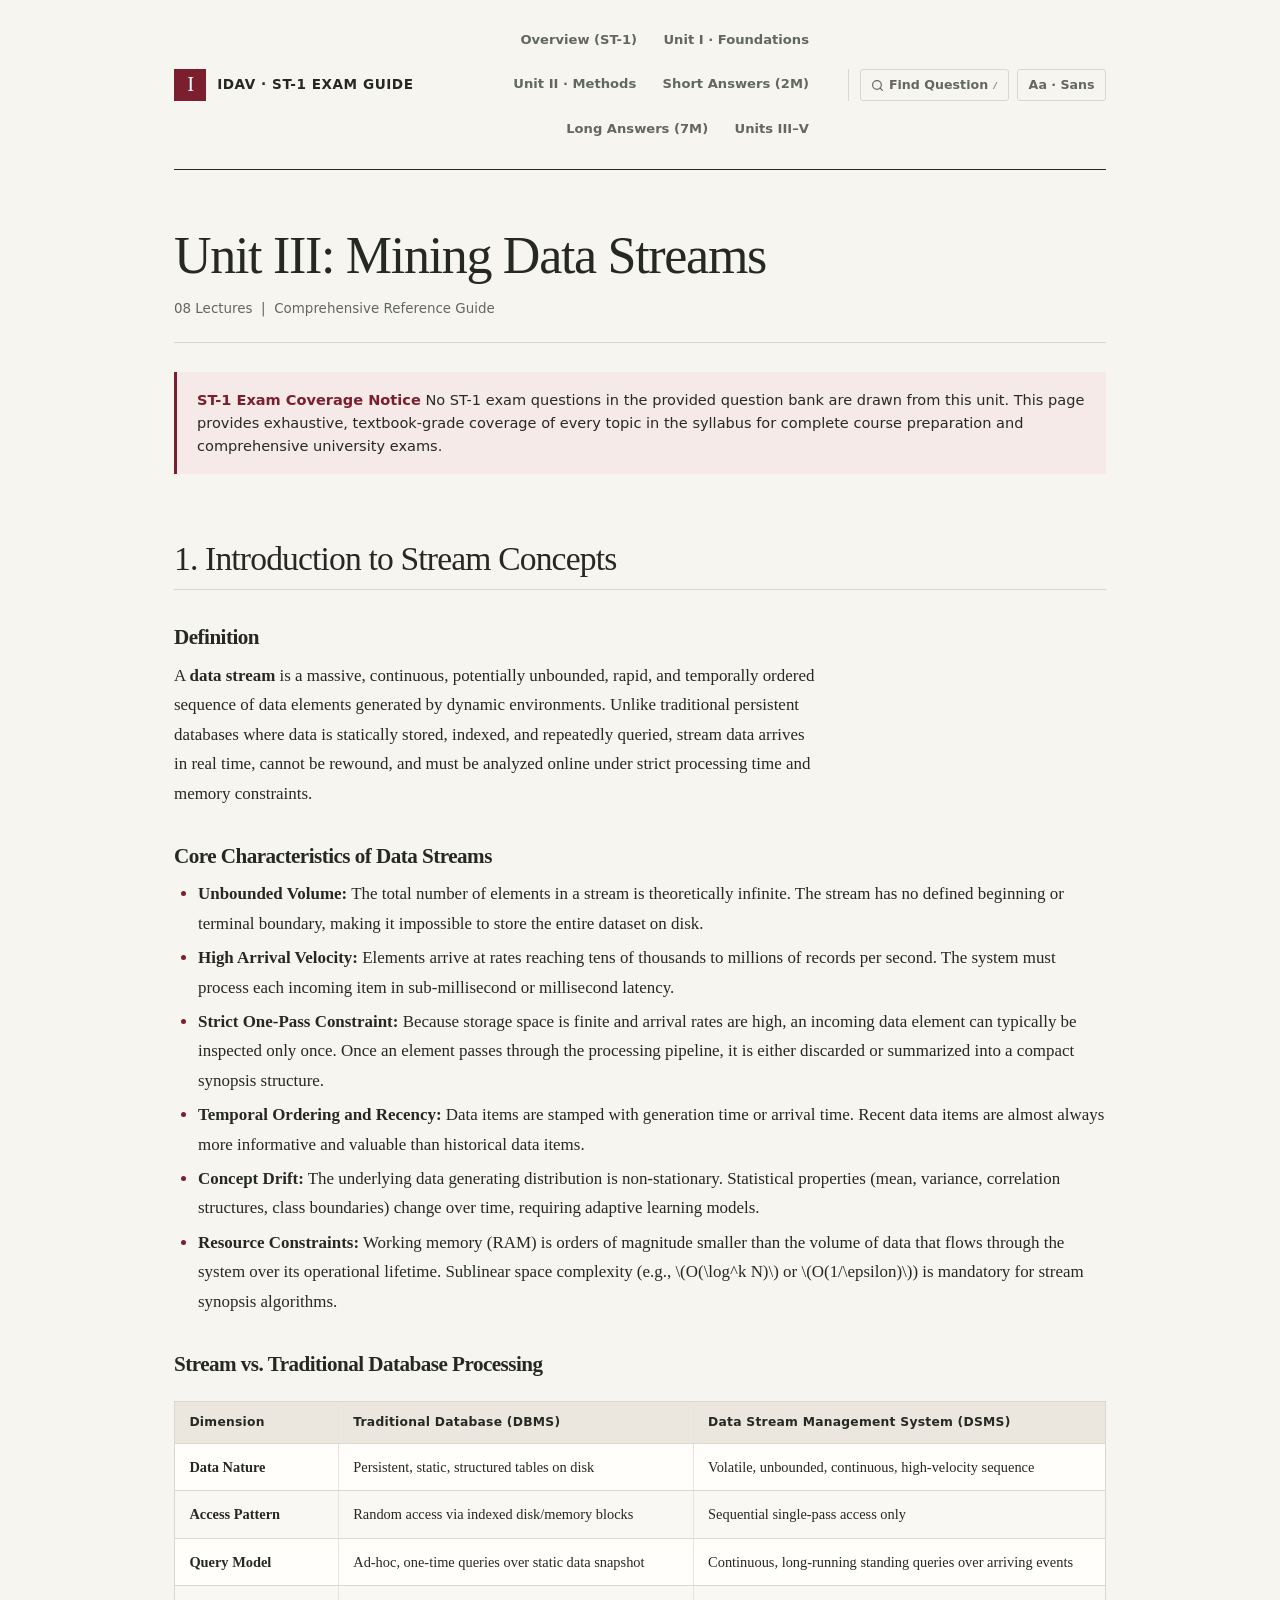
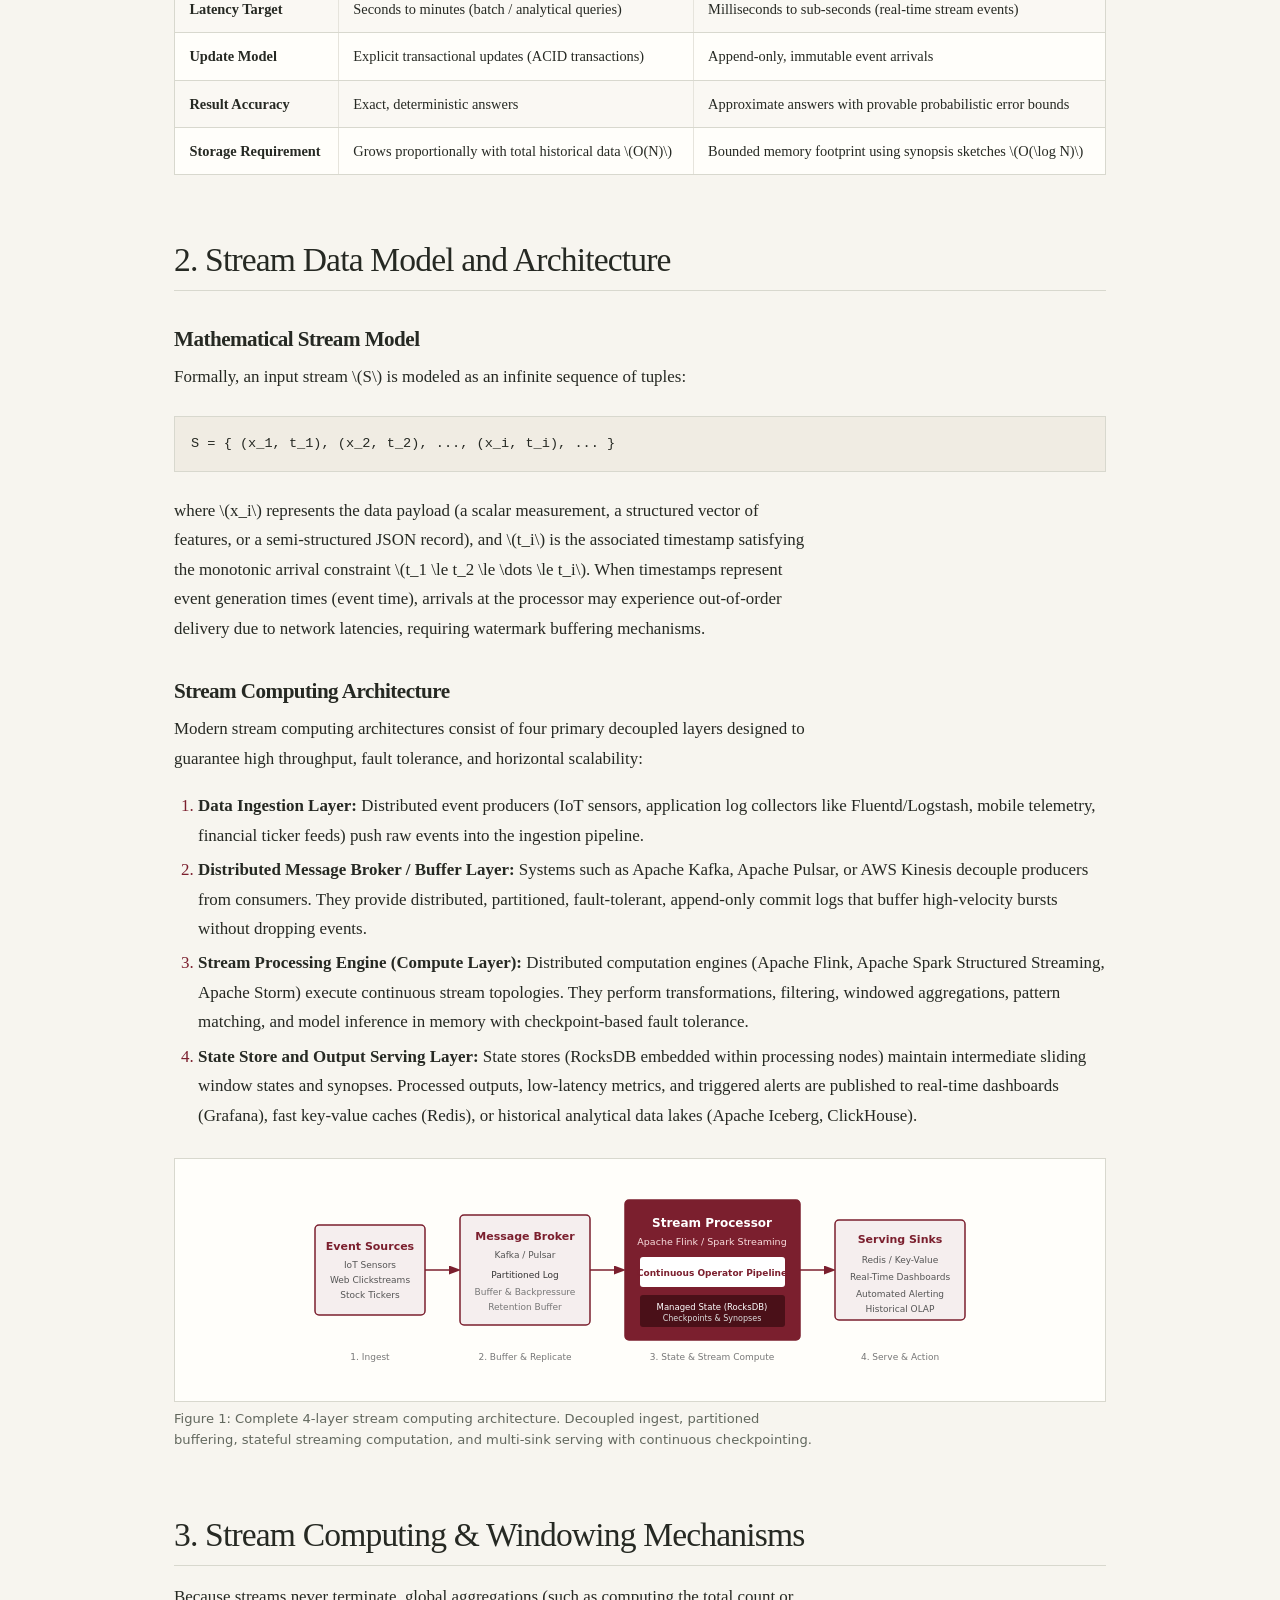
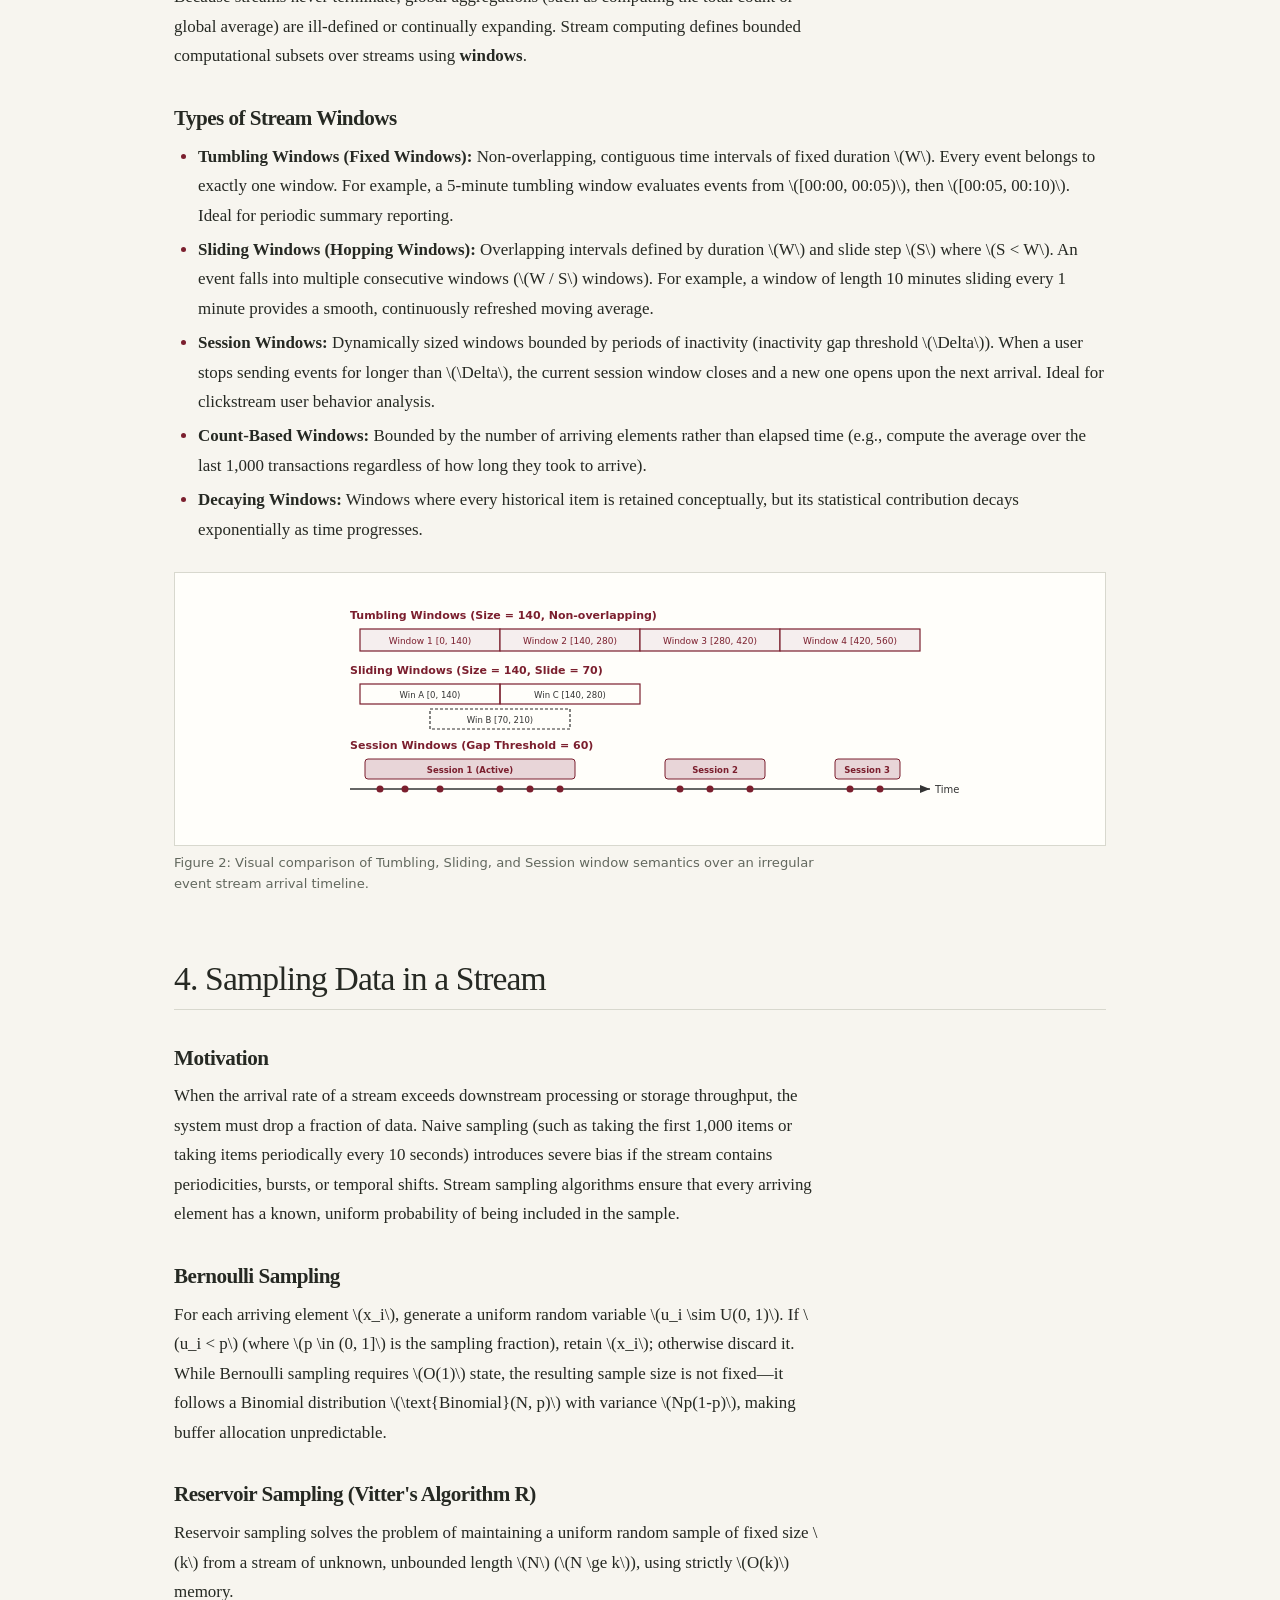
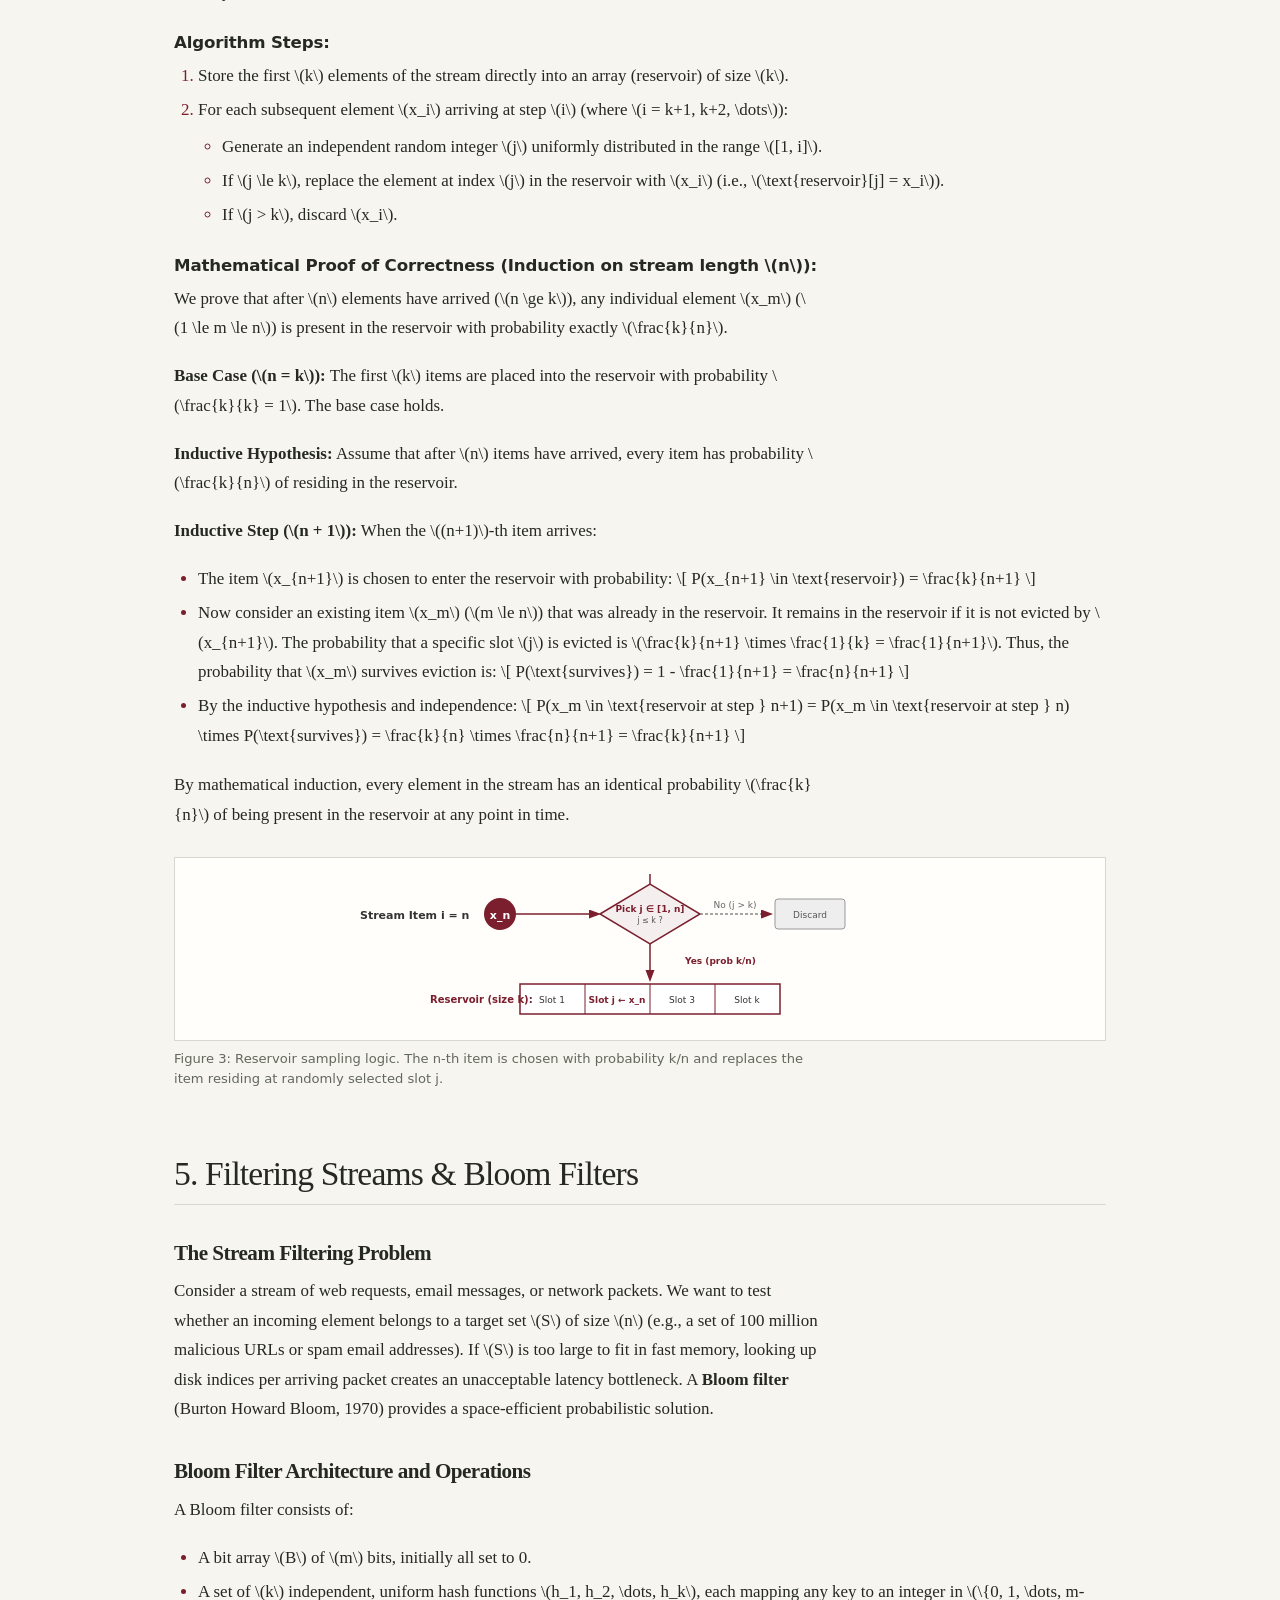
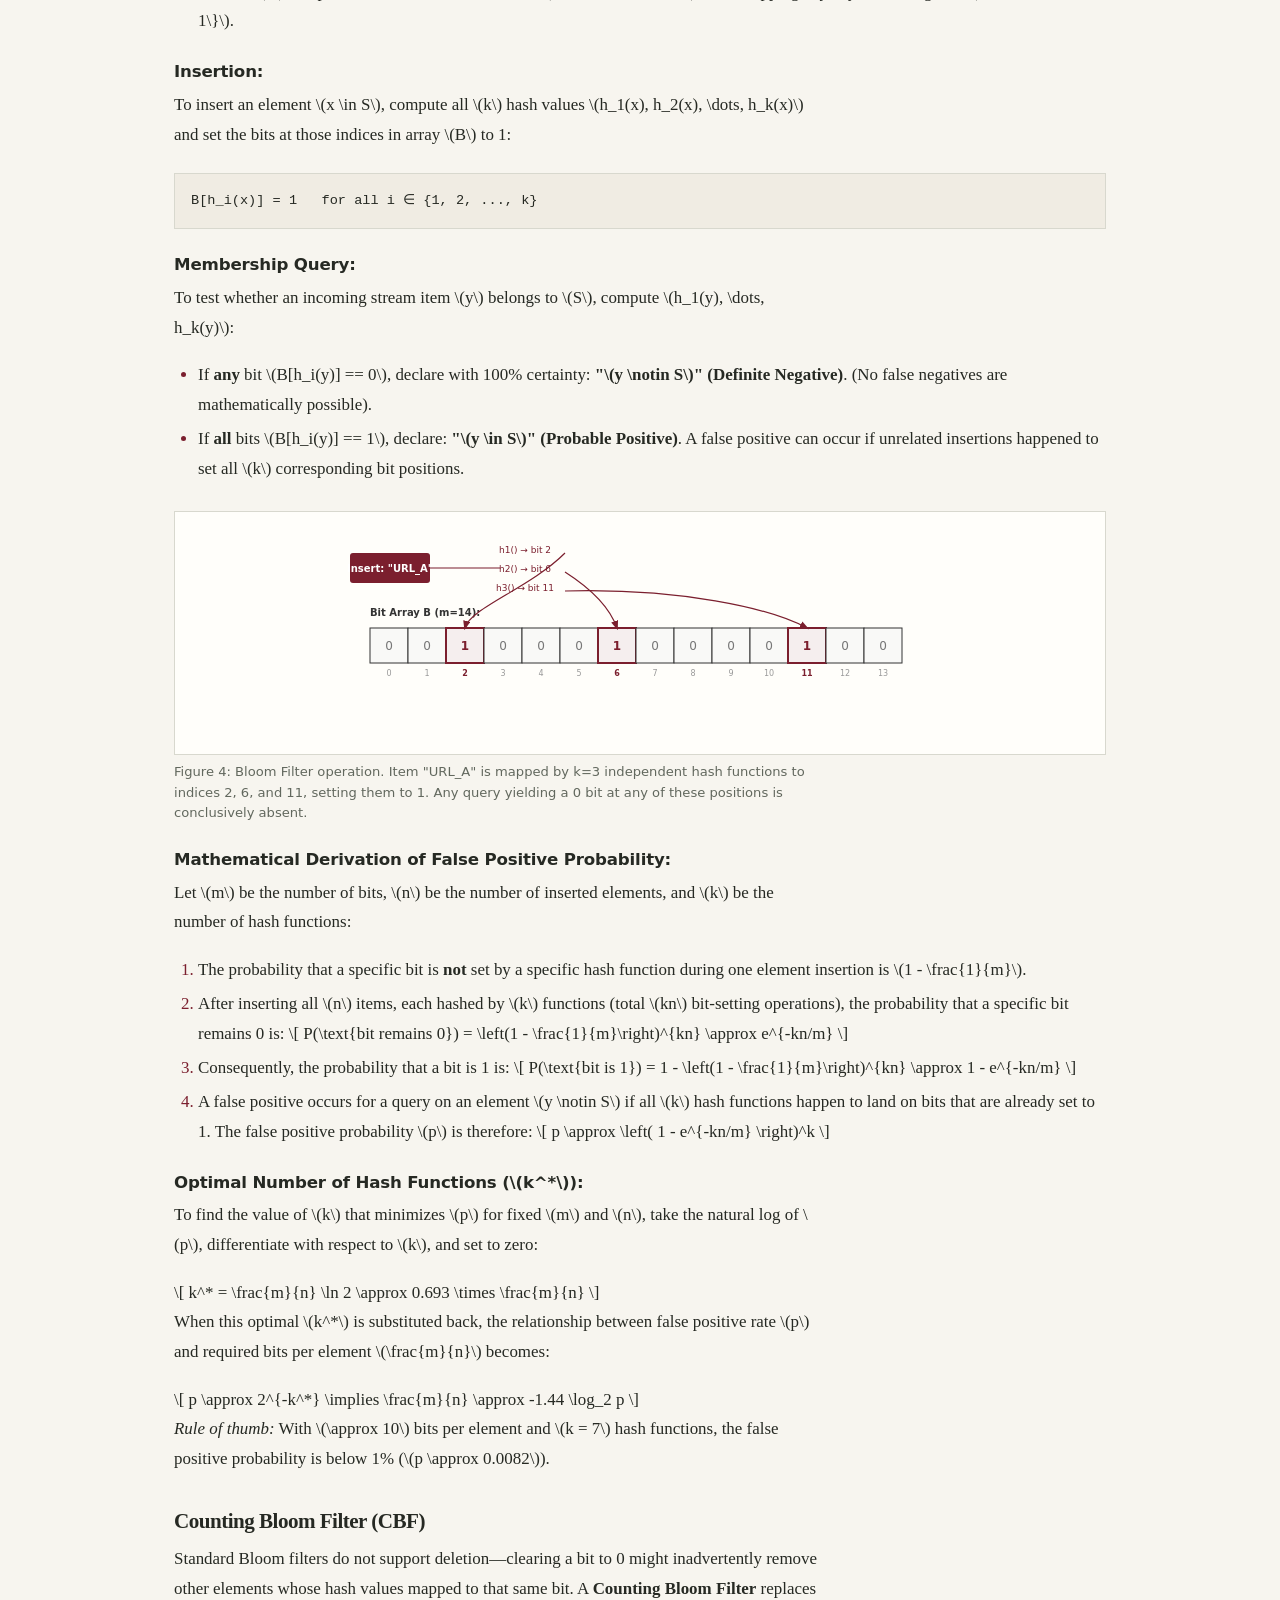
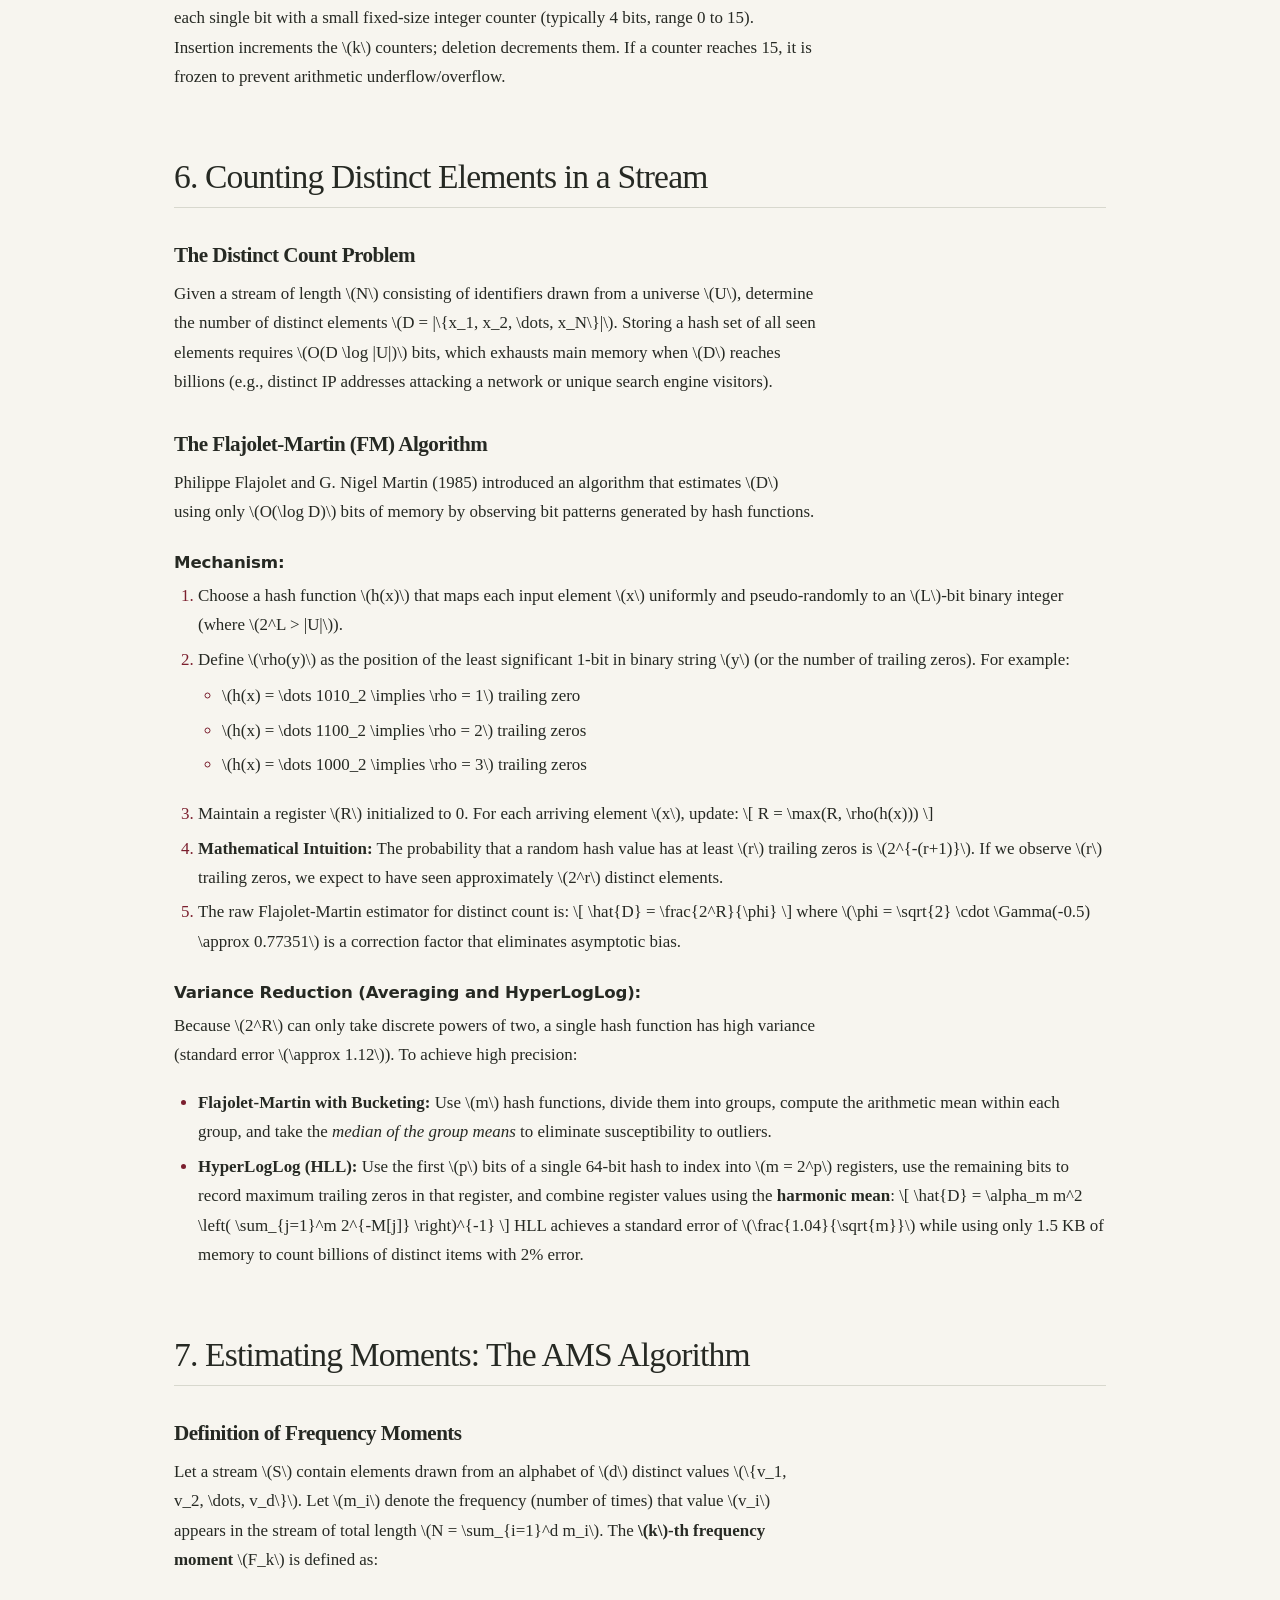
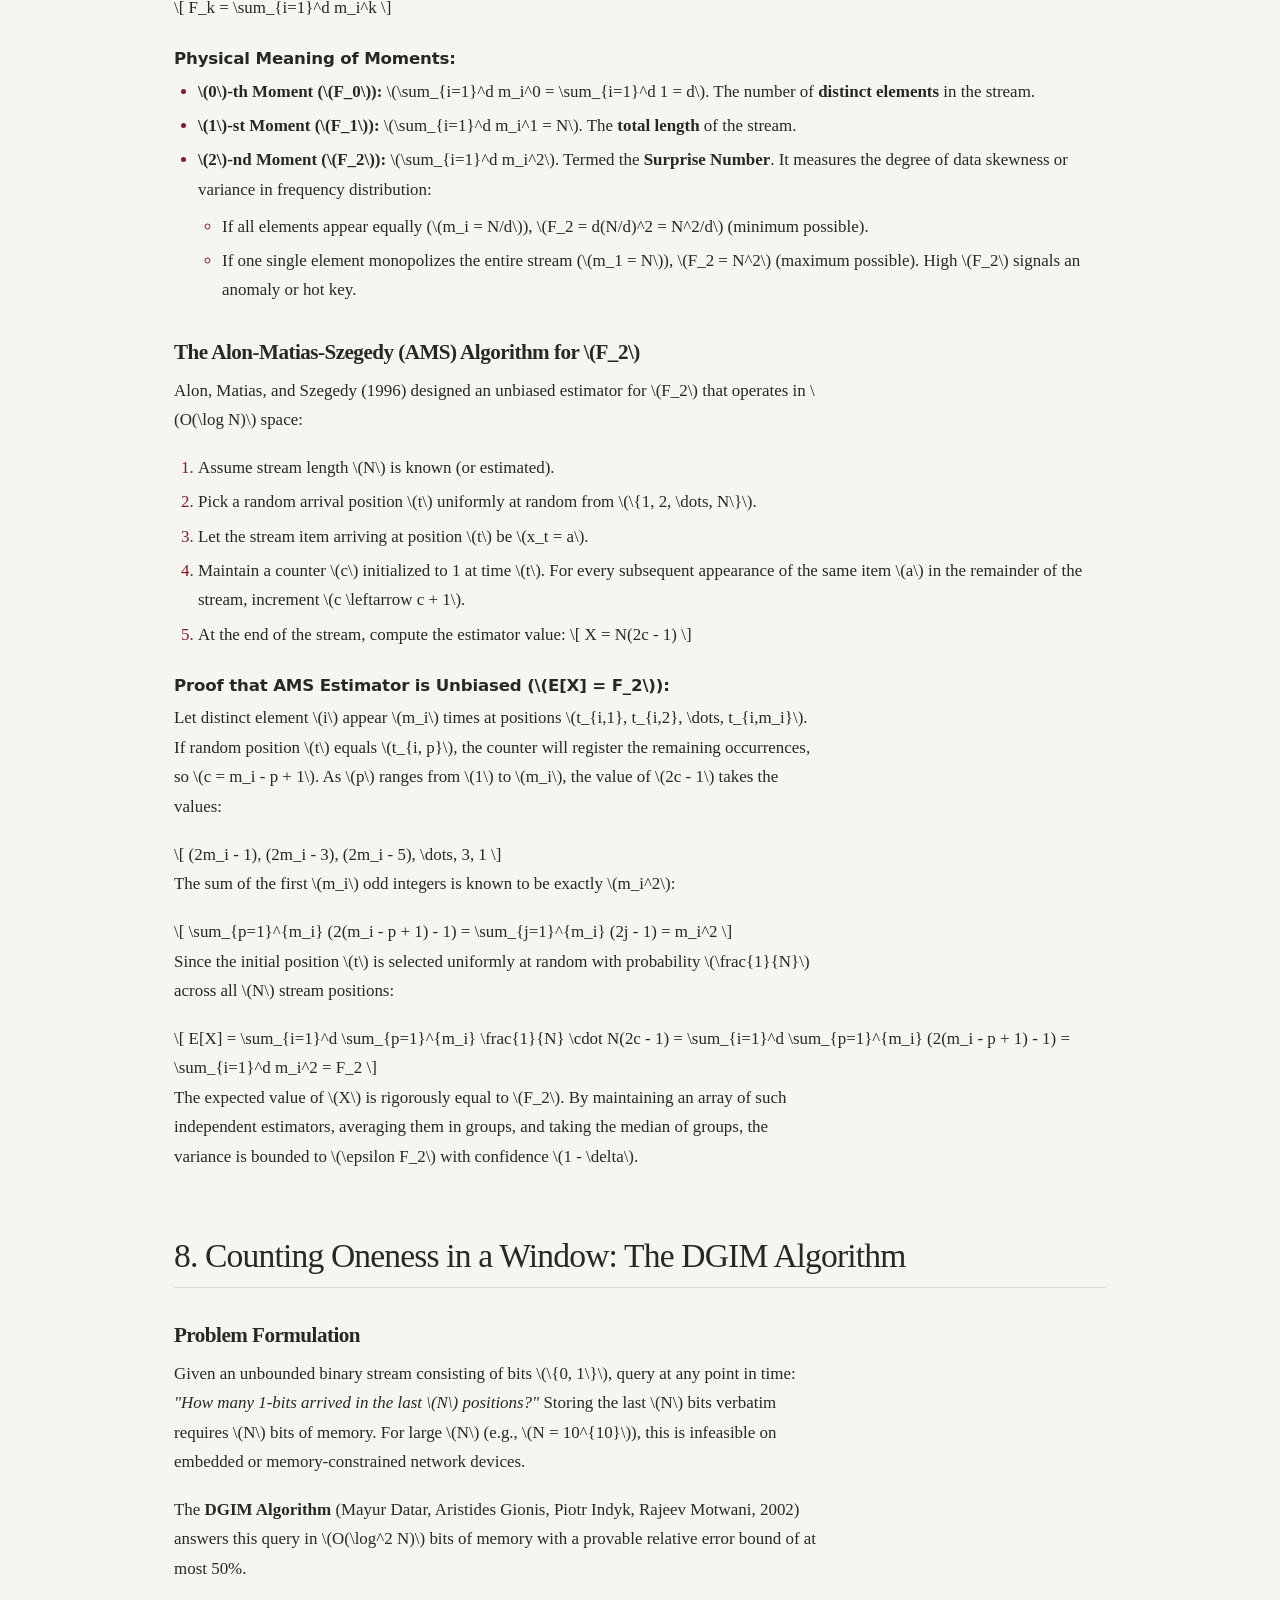
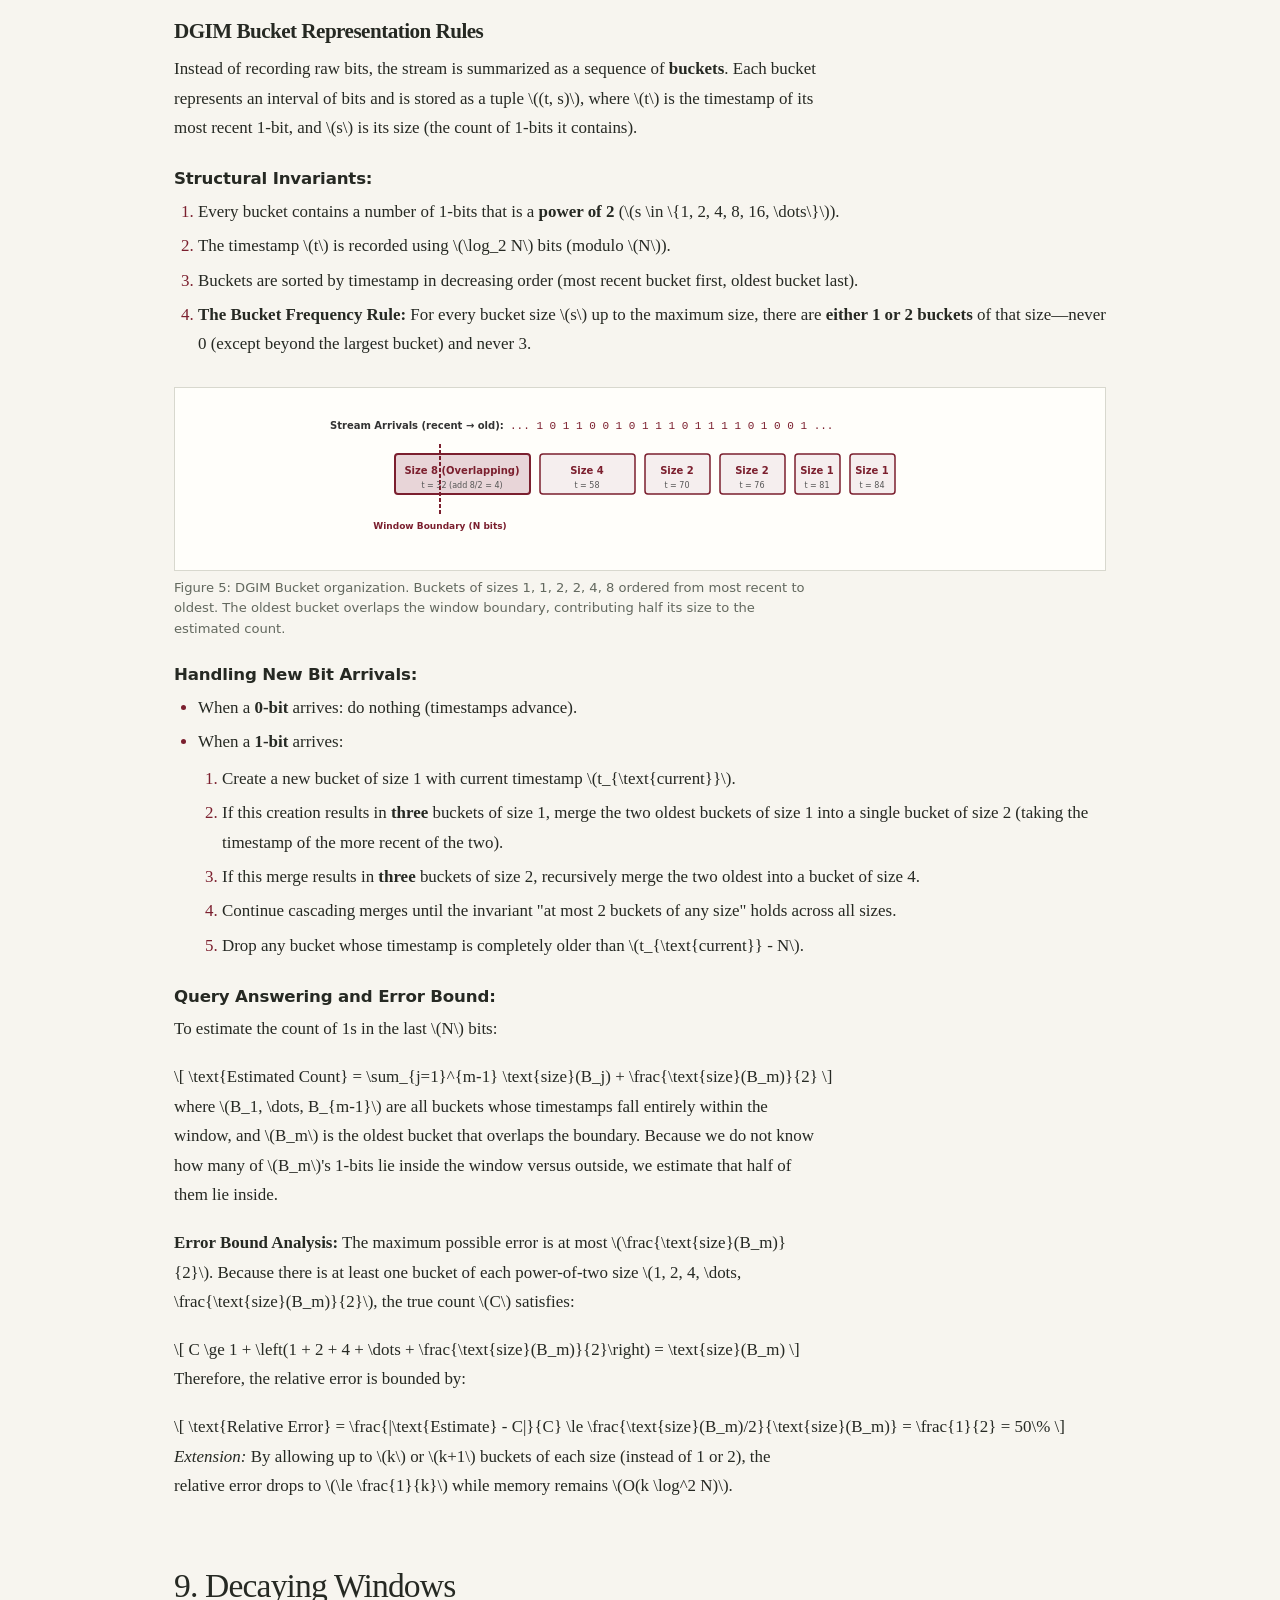
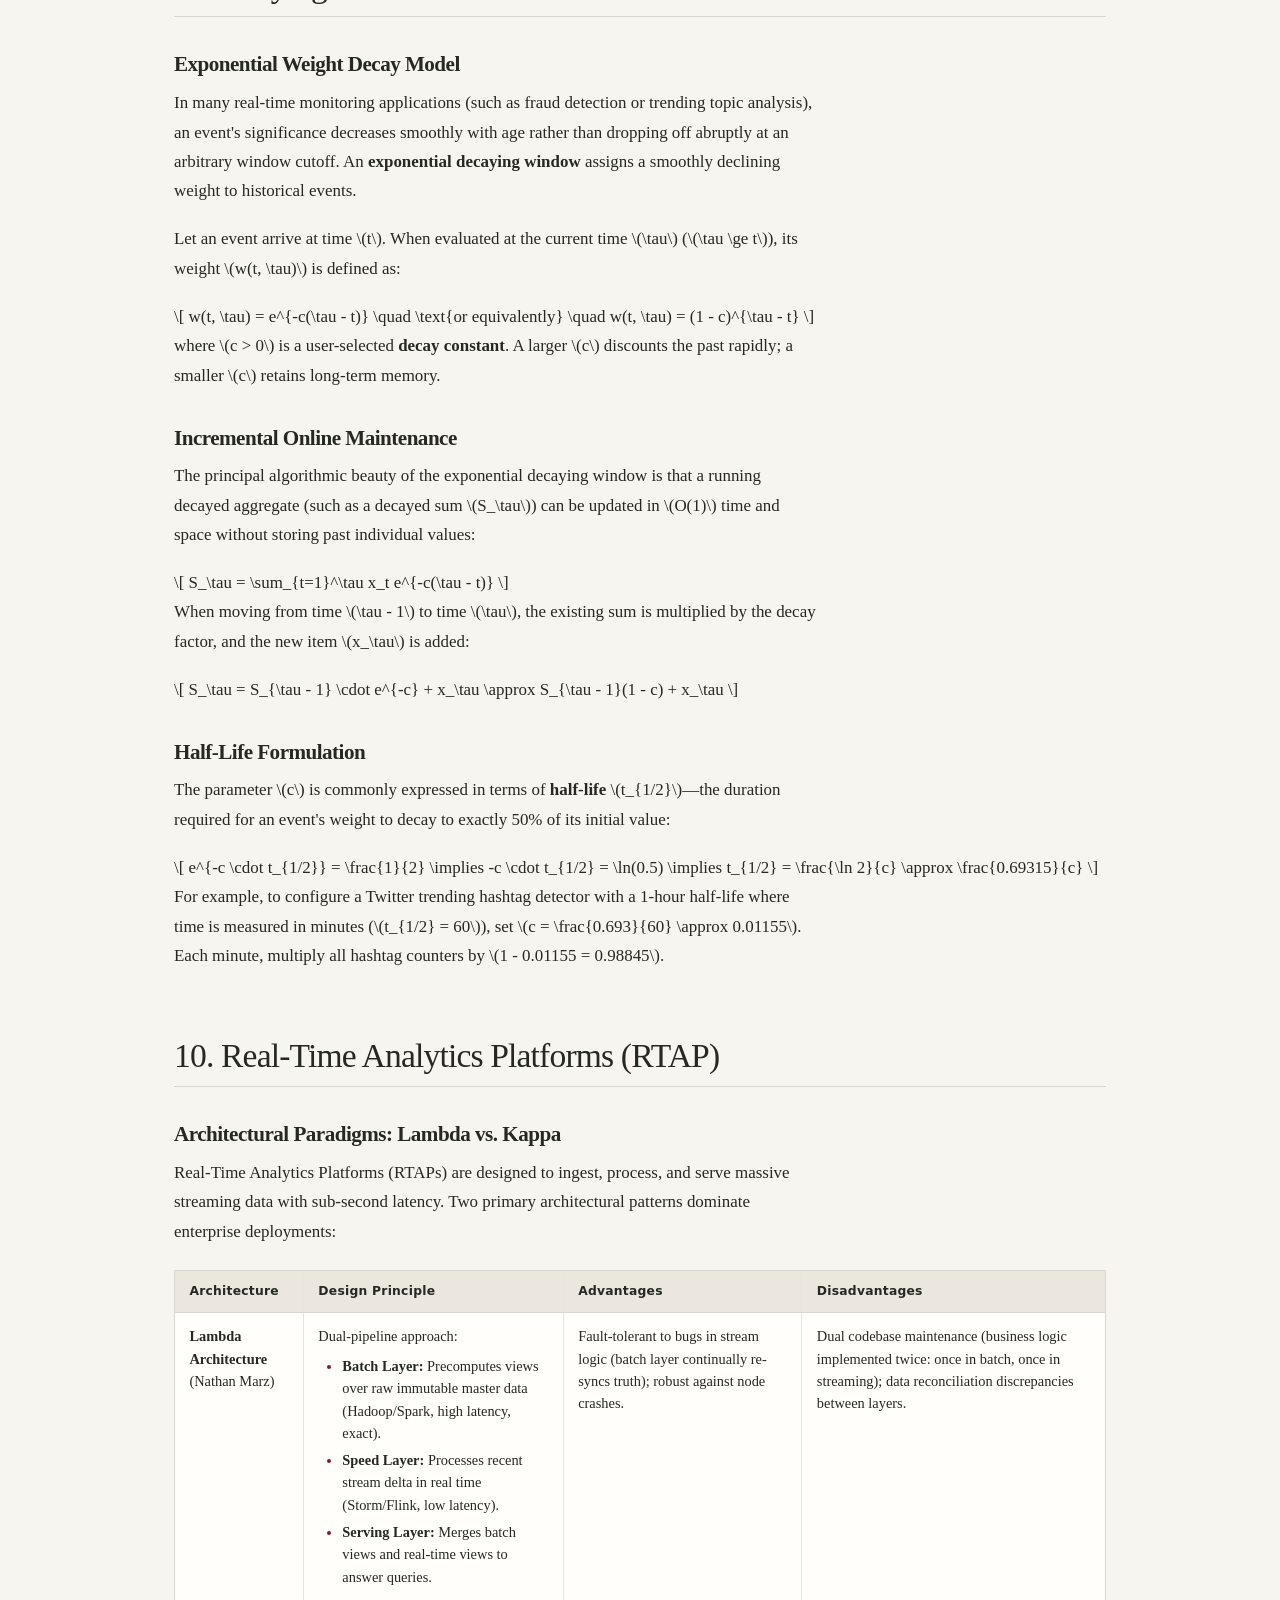
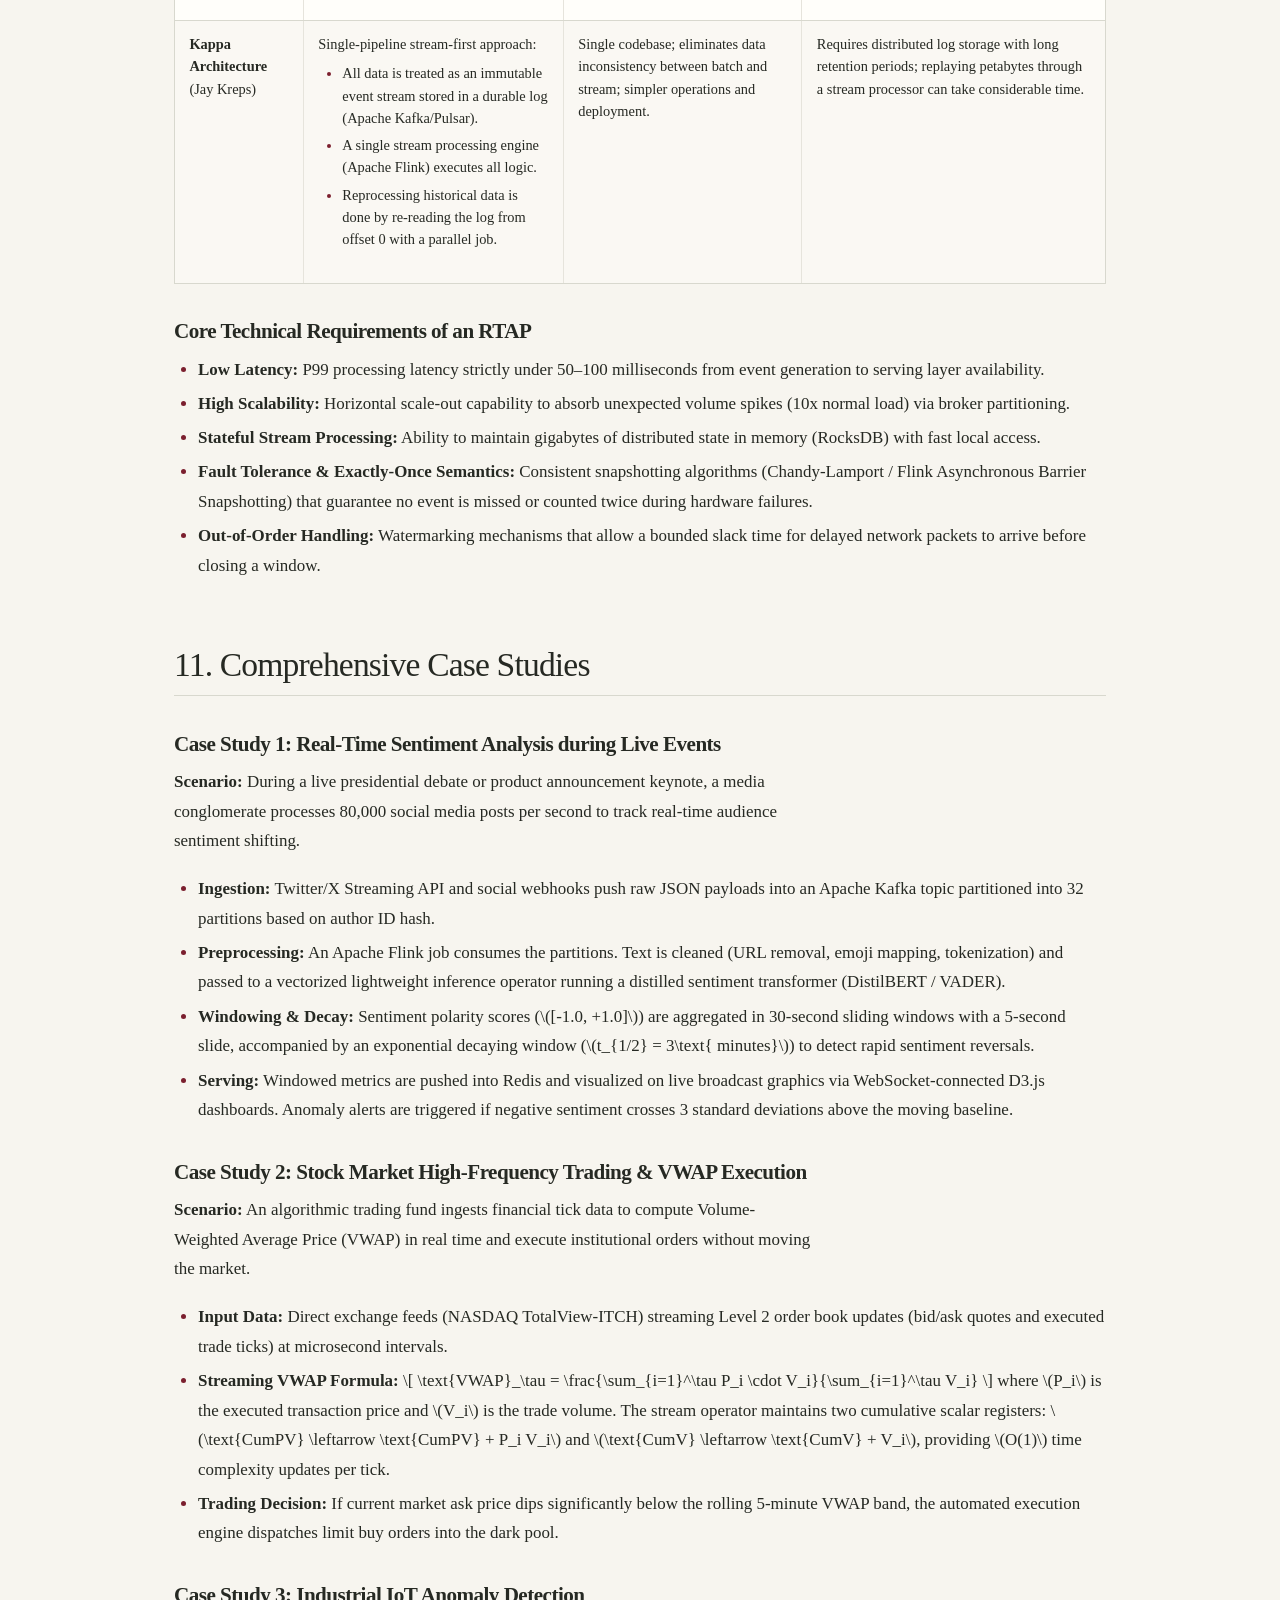
<file: unit3.html>
<!DOCTYPE html>
<html lang="en">
<head>
    <meta charset="UTF-8">
    <meta name="viewport" content="width=device-width, initial-scale=1.0">
    <meta name="description" content="Unit III — Mining Data Streams. Comprehensive textbook guide on stream data models, reservoir sampling, Bloom filters, Flajolet-Martin, AMS moments, DGIM algorithm, decaying windows, RTAP architectures, and real-time case studies.">
    <title>Unit III — Mining Data Streams | IDAV Guide</title>
    <link rel="stylesheet" href="style.css">
</head>
<body>

<nav>
    <ul>
        <li><a href="index.html">Home</a></li>
        <li><a href="unit1.html">Unit I</a></li>
        <li><a href="unit2.html">Unit II</a></li>
        <li><a href="unit3.html" class="active">Unit III</a></li>
        <li><a href="unit4.html">Unit IV</a></li>
        <li><a href="unit5.html">Unit V</a></li>
        <li><a href="short-answers.html">Short Answers</a></li>
        <li><a href="long-answers.html">Long Answers</a></li>
    </ul>
</nav>

<main id="top">
<div class="page-header">
    <h1>Unit III: Mining Data Streams</h1>
    <p>08 Lectures &nbsp;|&nbsp; Comprehensive Reference Guide</p>
</div>

<div class="note-banner">
    <strong>ST-1 Exam Coverage Notice</strong>
    No ST-1 exam questions in the provided question bank are drawn from this unit. This page provides exhaustive, textbook-grade coverage of every topic in the syllabus for complete course preparation and comprehensive university exams.
</div>

<!-- ===================================================================
     1. INTRODUCTION TO STREAMS CONCEPTS
     =================================================================== -->
<h2>1. Introduction to Stream Concepts</h2>

<h3>Definition</h3>
<p>A <strong>data stream</strong> is a massive, continuous, potentially unbounded, rapid, and temporally ordered sequence of data elements generated by dynamic environments. Unlike traditional persistent databases where data is statically stored, indexed, and repeatedly queried, stream data arrives in real time, cannot be rewound, and must be analyzed online under strict processing time and memory constraints.</p>

<h3>Core Characteristics of Data Streams</h3>
<ul>
    <li><strong>Unbounded Volume:</strong> The total number of elements in a stream is theoretically infinite. The stream has no defined beginning or terminal boundary, making it impossible to store the entire dataset on disk.</li>
    <li><strong>High Arrival Velocity:</strong> Elements arrive at rates reaching tens of thousands to millions of records per second. The system must process each incoming item in sub-millisecond or millisecond latency.</li>
    <li><strong>Strict One-Pass Constraint:</strong> Because storage space is finite and arrival rates are high, an incoming data element can typically be inspected only once. Once an element passes through the processing pipeline, it is either discarded or summarized into a compact synopsis structure.</li>
    <li><strong>Temporal Ordering and Recency:</strong> Data items are stamped with generation time or arrival time. Recent data items are almost always more informative and valuable than historical data items.</li>
    <li><strong>Concept Drift:</strong> The underlying data generating distribution is non-stationary. Statistical properties (mean, variance, correlation structures, class boundaries) change over time, requiring adaptive learning models.</li>
    <li><strong>Resource Constraints:</strong> Working memory (RAM) is orders of magnitude smaller than the volume of data that flows through the system over its operational lifetime. Sublinear space complexity (e.g., \(O(\log^k N)\) or \(O(1/\epsilon)\)) is mandatory for stream synopsis algorithms.</li>
</ul>

<h3>Stream vs. Traditional Database Processing</h3>
<table>
    <thead>
        <tr>
            <th>Dimension</th>
            <th>Traditional Database (DBMS)</th>
            <th>Data Stream Management System (DSMS)</th>
        </tr>
    </thead>
    <tbody>
        <tr>
            <td><strong>Data Nature</strong></td>
            <td>Persistent, static, structured tables on disk</td>
            <td>Volatile, unbounded, continuous, high-velocity sequence</td>
        </tr>
        <tr>
            <td><strong>Access Pattern</strong></td>
            <td>Random access via indexed disk/memory blocks</td>
            <td>Sequential single-pass access only</td>
        </tr>
        <tr>
            <td><strong>Query Model</strong></td>
            <td>Ad-hoc, one-time queries over static data snapshot</td>
            <td>Continuous, long-running standing queries over arriving events</td>
        </tr>
        <tr>
            <td><strong>Latency Target</strong></td>
            <td>Seconds to minutes (batch / analytical queries)</td>
            <td>Milliseconds to sub-seconds (real-time stream events)</td>
        </tr>
        <tr>
            <td><strong>Update Model</strong></td>
            <td>Explicit transactional updates (ACID transactions)</td>
            <td>Append-only, immutable event arrivals</td>
        </tr>
        <tr>
            <td><strong>Result Accuracy</strong></td>
            <td>Exact, deterministic answers</td>
            <td>Approximate answers with provable probabilistic error bounds</td>
        </tr>
        <tr>
            <td><strong>Storage Requirement</strong></td>
            <td>Grows proportionally with total historical data \(O(N)\)</td>
            <td>Bounded memory footprint using synopsis sketches \(O(\log N)\)</td>
        </tr>
    </tbody>
</table>

<!-- ===================================================================
     2. STREAM DATA MODEL AND ARCHITECTURE
     =================================================================== -->
<h2>2. Stream Data Model and Architecture</h2>

<h3>Mathematical Stream Model</h3>
<p>Formally, an input stream \(S\) is modeled as an infinite sequence of tuples:</p>
<pre>S = { (x_1, t_1), (x_2, t_2), ..., (x_i, t_i), ... }</pre>
<p>where \(x_i\) represents the data payload (a scalar measurement, a structured vector of features, or a semi-structured JSON record), and \(t_i\) is the associated timestamp satisfying the monotonic arrival constraint \(t_1 \le t_2 \le \dots \le t_i\). When timestamps represent event generation times (event time), arrivals at the processor may experience out-of-order delivery due to network latencies, requiring watermark buffering mechanisms.</p>

<h3>Stream Computing Architecture</h3>
<p>Modern stream computing architectures consist of four primary decoupled layers designed to guarantee high throughput, fault tolerance, and horizontal scalability:</p>
<ol>
    <li><strong>Data Ingestion Layer:</strong> Distributed event producers (IoT sensors, application log collectors like Fluentd/Logstash, mobile telemetry, financial ticker feeds) push raw events into the ingestion pipeline.</li>
    <li><strong>Distributed Message Broker / Buffer Layer:</strong> Systems such as Apache Kafka, Apache Pulsar, or AWS Kinesis decouple producers from consumers. They provide distributed, partitioned, fault-tolerant, append-only commit logs that buffer high-velocity bursts without dropping events.</li>
    <li><strong>Stream Processing Engine (Compute Layer):</strong> Distributed computation engines (Apache Flink, Apache Spark Structured Streaming, Apache Storm) execute continuous stream topologies. They perform transformations, filtering, windowed aggregations, pattern matching, and model inference in memory with checkpoint-based fault tolerance.</li>
    <li><strong>State Store and Output Serving Layer:</strong> State stores (RocksDB embedded within processing nodes) maintain intermediate sliding window states and synopses. Processed outputs, low-latency metrics, and triggered alerts are published to real-time dashboards (Grafana), fast key-value caches (Redis), or historical analytical data lakes (Apache Iceberg, ClickHouse).</li>
</ol>

<div class="diagram-wrap">
    <svg width="680" height="210" viewBox="0 0 680 210" xmlns="http://www.w3.org/2000/svg" aria-label="End-to-end stream data architecture pipeline">
        <defs>
            <marker id="arrU3Arch" markerWidth="8" markerHeight="8" refX="6" refY="3" orient="auto">
                <path d="M0,0 L0,6 L8,3 z" fill="#7b1f2e"/>
            </marker>
        </defs>

        <!-- Sources -->
        <rect x="15" y="50" width="110" height="90" rx="4" fill="#f5eeee" stroke="#7b1f2e" stroke-width="1.5"/>
        <text x="70" y="75" text-anchor="middle" font-family="system-ui,sans-serif" font-size="11" font-weight="bold" fill="#7b1f2e">Event Sources</text>
        <text x="70" y="93" text-anchor="middle" font-family="system-ui,sans-serif" font-size="9" fill="#555">IoT Sensors</text>
        <text x="70" y="108" text-anchor="middle" font-family="system-ui,sans-serif" font-size="9" fill="#555">Web Clickstreams</text>
        <text x="70" y="123" text-anchor="middle" font-family="system-ui,sans-serif" font-size="9" fill="#555">Stock Tickers</text>

        <!-- Arrow 1 -->
        <line x1="125" y1="95" x2="158" y2="95" stroke="#7b1f2e" stroke-width="1.5" marker-end="url(#arrU3Arch)"/>

        <!-- Message Broker -->
        <rect x="160" y="40" width="130" height="110" rx="4" fill="#f5eeee" stroke="#7b1f2e" stroke-width="1.5"/>
        <text x="225" y="65" text-anchor="middle" font-family="system-ui,sans-serif" font-size="11" font-weight="bold" fill="#7b1f2e">Message Broker</text>
        <text x="225" y="83" text-anchor="middle" font-family="system-ui,sans-serif" font-size="9" fill="#555">Kafka / Pulsar</text>
        <text x="225" y="103" text-anchor="middle" font-family="system-ui,sans-serif" font-size="9" fill="#333">Partitioned Log</text>
        <text x="225" y="120" text-anchor="middle" font-family="system-ui,sans-serif" font-size="9" fill="#777">Buffer &amp; Backpressure</text>
        <text x="225" y="135" text-anchor="middle" font-family="system-ui,sans-serif" font-size="9" fill="#777">Retention Buffer</text>

        <!-- Arrow 2 -->
        <line x1="290" y1="95" x2="323" y2="95" stroke="#7b1f2e" stroke-width="1.5" marker-end="url(#arrU3Arch)"/>

        <!-- Stream Processing Engine -->
        <rect x="325" y="25" width="175" height="140" rx="4" fill="#7b1f2e" stroke="#7b1f2e" stroke-width="1.5"/>
        <text x="412" y="52" text-anchor="middle" font-family="system-ui,sans-serif" font-size="12" font-weight="bold" fill="#fff">Stream Processor</text>
        <text x="412" y="70" text-anchor="middle" font-family="system-ui,sans-serif" font-size="9.5" fill="#f9dede">Apache Flink / Spark Streaming</text>
        <rect x="340" y="82" width="145" height="30" rx="3" fill="#ffffff"/>
        <text x="412" y="101" text-anchor="middle" font-family="system-ui,sans-serif" font-size="9" font-weight="bold" fill="#7b1f2e">Continuous Operator Pipeline</text>
        <rect x="340" y="120" width="145" height="32" rx="3" fill="#4a1018"/>
        <text x="412" y="135" text-anchor="middle" font-family="system-ui,sans-serif" font-size="8.5" fill="#fff">Managed State (RocksDB)</text>
        <text x="412" y="146" text-anchor="middle" font-family="system-ui,sans-serif" font-size="8" fill="#ddd">Checkpoints &amp; Synopses</text>

        <!-- Arrow 3 -->
        <line x1="500" y1="95" x2="533" y2="95" stroke="#7b1f2e" stroke-width="1.5" marker-end="url(#arrU3Arch)"/>

        <!-- Sinks -->
        <rect x="535" y="45" width="130" height="100" rx="4" fill="#f5eeee" stroke="#7b1f2e" stroke-width="1.5"/>
        <text x="600" y="68" text-anchor="middle" font-family="system-ui,sans-serif" font-size="11" font-weight="bold" fill="#7b1f2e">Serving Sinks</text>
        <text x="600" y="88" text-anchor="middle" font-family="system-ui,sans-serif" font-size="9" fill="#555">Redis / Key-Value</text>
        <text x="600" y="105" text-anchor="middle" font-family="system-ui,sans-serif" font-size="9" fill="#555">Real-Time Dashboards</text>
        <text x="600" y="122" text-anchor="middle" font-family="system-ui,sans-serif" font-size="9" fill="#555">Automated Alerting</text>
        <text x="600" y="137" text-anchor="middle" font-family="system-ui,sans-serif" font-size="9" fill="#555">Historical OLAP</text>

        <!-- Sub labels -->
        <text x="70" y="185" text-anchor="middle" font-family="system-ui,sans-serif" font-size="9" fill="#777">1. Ingest</text>
        <text x="225" y="185" text-anchor="middle" font-family="system-ui,sans-serif" font-size="9" fill="#777">2. Buffer &amp; Replicate</text>
        <text x="412" y="185" text-anchor="middle" font-family="system-ui,sans-serif" font-size="9" fill="#777">3. State &amp; Stream Compute</text>
        <text x="600" y="185" text-anchor="middle" font-family="system-ui,sans-serif" font-size="9" fill="#777">4. Serve &amp; Action</text>
    </svg>
</div>
<p class="diagram-caption">Figure 1: Complete 4-layer stream computing architecture. Decoupled ingest, partitioned buffering, stateful streaming computation, and multi-sink serving with continuous checkpointing.</p>

<!-- ===================================================================
     3. STREAM COMPUTING & WINDOWING
     =================================================================== -->
<h2>3. Stream Computing &amp; Windowing Mechanisms</h2>

<p>Because streams never terminate, global aggregations (such as computing the total count or global average) are ill-defined or continually expanding. Stream computing defines bounded computational subsets over streams using <strong>windows</strong>.</p>

<h3>Types of Stream Windows</h3>
<ul>
    <li><strong>Tumbling Windows (Fixed Windows):</strong> Non-overlapping, contiguous time intervals of fixed duration \(W\). Every event belongs to exactly one window. For example, a 5-minute tumbling window evaluates events from \([00:00, 00:05)\), then \([00:05, 00:10)\). Ideal for periodic summary reporting.</li>
    <li><strong>Sliding Windows (Hopping Windows):</strong> Overlapping intervals defined by duration \(W\) and slide step \(S\) where \(S &lt; W\). An event falls into multiple consecutive windows (\(W / S\) windows). For example, a window of length 10 minutes sliding every 1 minute provides a smooth, continuously refreshed moving average.</li>
    <li><strong>Session Windows:</strong> Dynamically sized windows bounded by periods of inactivity (inactivity gap threshold \(\Delta\)). When a user stops sending events for longer than \(\Delta\), the current session window closes and a new one opens upon the next arrival. Ideal for clickstream user behavior analysis.</li>
    <li><strong>Count-Based Windows:</strong> Bounded by the number of arriving elements rather than elapsed time (e.g., compute the average over the last 1,000 transactions regardless of how long they took to arrive).</li>
    <li><strong>Decaying Windows:</strong> Windows where every historical item is retained conceptually, but its statistical contribution decays exponentially as time progresses.</li>
</ul>

<div class="diagram-wrap">
    <svg width="640" height="240" viewBox="0 0 640 240" xmlns="http://www.w3.org/2000/svg" aria-label="Comparison of tumbling, sliding, and session windows on a timeline">
        <!-- Timeline axis -->
        <line x1="30" y1="200" x2="610" y2="200" stroke="#333" stroke-width="1.5"/>
        <polygon points="610,200 600,196 600,204" fill="#333"/>
        <text x="615" y="204" font-family="system-ui,sans-serif" font-size="10" fill="#333">Time (t)</text>

        <!-- Events on timeline -->
        <circle cx="60" cy="200" r="3.5" fill="#7b1f2e"/>
        <circle cx="85" cy="200" r="3.5" fill="#7b1f2e"/>
        <circle cx="120" cy="200" r="3.5" fill="#7b1f2e"/>
        <circle cx="180" cy="200" r="3.5" fill="#7b1f2e"/>
        <circle cx="210" cy="200" r="3.5" fill="#7b1f2e"/>
        <circle cx="240" cy="200" r="3.5" fill="#7b1f2e"/>
        <circle cx="360" cy="200" r="3.5" fill="#7b1f2e"/>
        <circle cx="390" cy="200" r="3.5" fill="#7b1f2e"/>
        <circle cx="430" cy="200" r="3.5" fill="#7b1f2e"/>
        <circle cx="530" cy="200" r="3.5" fill="#7b1f2e"/>
        <circle cx="560" cy="200" r="3.5" fill="#7b1f2e"/>

        <!-- 1. Tumbling Windows -->
        <text x="30" y="30" font-family="system-ui,sans-serif" font-size="11" font-weight="bold" fill="#7b1f2e">Tumbling Windows (Size = 140, Non-overlapping)</text>
        <rect x="40" y="40" width="140" height="22" fill="#f5eeee" stroke="#7b1f2e" stroke-width="1.2"/>
        <text x="110" y="55" text-anchor="middle" font-family="system-ui,sans-serif" font-size="9" fill="#7b1f2e">Window 1 [0, 140)</text>

        <rect x="180" y="40" width="140" height="22" fill="#f5eeee" stroke="#7b1f2e" stroke-width="1.2"/>
        <text x="250" y="55" text-anchor="middle" font-family="system-ui,sans-serif" font-size="9" fill="#7b1f2e">Window 2 [140, 280)</text>

        <rect x="320" y="40" width="140" height="22" fill="#f5eeee" stroke="#7b1f2e" stroke-width="1.2"/>
        <text x="390" y="55" text-anchor="middle" font-family="system-ui,sans-serif" font-size="9" fill="#7b1f2e">Window 3 [280, 420)</text>

        <rect x="460" y="40" width="140" height="22" fill="#f5eeee" stroke="#7b1f2e" stroke-width="1.2"/>
        <text x="530" y="55" text-anchor="middle" font-family="system-ui,sans-serif" font-size="9" fill="#7b1f2e">Window 4 [420, 560)</text>

        <!-- 2. Sliding Windows -->
        <text x="30" y="85" font-family="system-ui,sans-serif" font-size="11" font-weight="bold" fill="#7b1f2e">Sliding Windows (Size = 140, Slide = 70)</text>
        <rect x="40" y="95" width="140" height="20" fill="none" stroke="#7b1f2e" stroke-width="1.2"/>
        <text x="110" y="109" text-anchor="middle" font-family="system-ui,sans-serif" font-size="8.5" fill="#333">Win A [0, 140)</text>

        <rect x="110" y="120" width="140" height="20" fill="none" stroke="#333" stroke-width="1.2" stroke-dasharray="3,2"/>
        <text x="180" y="134" text-anchor="middle" font-family="system-ui,sans-serif" font-size="8.5" fill="#333">Win B [70, 210)</text>

        <rect x="180" y="95" width="140" height="20" fill="none" stroke="#7b1f2e" stroke-width="1.2"/>
        <text x="250" y="109" text-anchor="middle" font-family="system-ui,sans-serif" font-size="8.5" fill="#333">Win C [140, 280)</text>

        <!-- 3. Session Windows -->
        <text x="30" y="160" font-family="system-ui,sans-serif" font-size="11" font-weight="bold" fill="#7b1f2e">Session Windows (Gap Threshold = 60)</text>
        <rect x="45" y="170" width="210" height="20" rx="3" fill="#e8d5d8" stroke="#7b1f2e" stroke-width="1"/>
        <text x="150" y="184" text-anchor="middle" font-family="system-ui,sans-serif" font-size="8.5" font-weight="bold" fill="#7b1f2e">Session 1 (Active)</text>

        <rect x="345" y="170" width="100" height="20" rx="3" fill="#e8d5d8" stroke="#7b1f2e" stroke-width="1"/>
        <text x="395" y="184" text-anchor="middle" font-family="system-ui,sans-serif" font-size="8.5" font-weight="bold" fill="#7b1f2e">Session 2</text>

        <rect x="515" y="170" width="65" height="20" rx="3" fill="#e8d5d8" stroke="#7b1f2e" stroke-width="1"/>
        <text x="547" y="184" text-anchor="middle" font-family="system-ui,sans-serif" font-size="8.5" font-weight="bold" fill="#7b1f2e">Session 3</text>
    </svg>
</div>
<p class="diagram-caption">Figure 2: Visual comparison of Tumbling, Sliding, and Session window semantics over an irregular event stream arrival timeline.</p>

<!-- ===================================================================
     4. SAMPLING DATA IN A STREAM
     =================================================================== -->
<h2>4. Sampling Data in a Stream</h2>

<h3>Motivation</h3>
<p>When the arrival rate of a stream exceeds downstream processing or storage throughput, the system must drop a fraction of data. Naive sampling (such as taking the first 1,000 items or taking items periodically every 10 seconds) introduces severe bias if the stream contains periodicities, bursts, or temporal shifts. Stream sampling algorithms ensure that every arriving element has a known, uniform probability of being included in the sample.</p>

<h3>Bernoulli Sampling</h3>
<p>For each arriving element \(x_i\), generate a uniform random variable \(u_i \sim U(0, 1)\). If \(u_i &lt; p\) (where \(p \in (0, 1]\) is the sampling fraction), retain \(x_i\); otherwise discard it. While Bernoulli sampling requires \(O(1)\) state, the resulting sample size is not fixed—it follows a Binomial distribution \(\text{Binomial}(N, p)\) with variance \(Np(1-p)\), making buffer allocation unpredictable.</p>

<h3>Reservoir Sampling (Vitter's Algorithm R)</h3>
<p>Reservoir sampling solves the problem of maintaining a uniform random sample of fixed size \(k\) from a stream of unknown, unbounded length \(N\) (\(N \ge k\)), using strictly \(O(k)\) memory.</p>

<h4>Algorithm Steps:</h4>
<ol>
    <li>Store the first \(k\) elements of the stream directly into an array (reservoir) of size \(k\).</li>
    <li>For each subsequent element \(x_i\) arriving at step \(i\) (where \(i = k+1, k+2, \dots\)):
        <ul>
            <li>Generate an independent random integer \(j\) uniformly distributed in the range \([1, i]\).</li>
            <li>If \(j \le k\), replace the element at index \(j\) in the reservoir with \(x_i\) (i.e., \(\text{reservoir}[j] = x_i\)).</li>
            <li>If \(j &gt; k\), discard \(x_i\).</li>
        </ul>
    </li>
</ol>

<h4>Mathematical Proof of Correctness (Induction on stream length \(n\)):</h4>
<p>We prove that after \(n\) elements have arrived (\(n \ge k\)), any individual element \(x_m\) (\(1 \le m \le n\)) is present in the reservoir with probability exactly \(\frac{k}{n}\).</p>

<p><strong>Base Case (\(n = k\)):</strong> The first \(k\) items are placed into the reservoir with probability \(\frac{k}{k} = 1\). The base case holds.</p>

<p><strong>Inductive Hypothesis:</strong> Assume that after \(n\) items have arrived, every item has probability \(\frac{k}{n}\) of residing in the reservoir.</p>

<p><strong>Inductive Step (\(n + 1\)):</strong> When the \((n+1)\)-th item arrives:</p>
<ul>
    <li>The item \(x_{n+1}\) is chosen to enter the reservoir with probability:
    \[ P(x_{n+1} \in \text{reservoir}) = \frac{k}{n+1} \]</li>
    <li>Now consider an existing item \(x_m\) (\(m \le n\)) that was already in the reservoir. It remains in the reservoir if it is not evicted by \(x_{n+1}\). The probability that a specific slot \(j\) is evicted is \(\frac{k}{n+1} \times \frac{1}{k} = \frac{1}{n+1}\). Thus, the probability that \(x_m\) survives eviction is:
    \[ P(\text{survives}) = 1 - \frac{1}{n+1} = \frac{n}{n+1} \]</li>
    <li>By the inductive hypothesis and independence:
    \[ P(x_m \in \text{reservoir at step } n+1) = P(x_m \in \text{reservoir at step } n) \times P(\text{survives}) = \frac{k}{n} \times \frac{n}{n+1} = \frac{k}{n+1} \]</li>
</ul>
<p>By mathematical induction, every element in the stream has an identical probability \(\frac{k}{n}\) of being present in the reservoir at any point in time.</p>

<div class="diagram-wrap">
    <svg width="600" height="150" viewBox="0 0 600 150" xmlns="http://www.w3.org/2000/svg" aria-label="Reservoir sampling mechanism diagram">
        <defs>
            <marker id="arrU3Res" markerWidth="8" markerHeight="8" refX="6" refY="3" orient="auto">
                <path d="M0,0 L0,6 L8,3 z" fill="#7b1f2e"/>
            </marker>
        </defs>

        <!-- Stream -->
        <text x="20" y="45" font-family="system-ui,sans-serif" font-size="11" font-weight="bold" fill="#333">Stream Item i = n</text>
        <circle cx="160" cy="40" r="16" fill="#7b1f2e"/>
        <text x="160" y="45" text-anchor="middle" font-family="system-ui,sans-serif" font-size="11" font-weight="bold" fill="#fff">x_n</text>

        <!-- Decision Box -->
        <polygon points="260,40 310,10 360,40 310,70" fill="#f5eeee" stroke="#7b1f2e" stroke-width="1.5"/>
        <text x="310" y="38" text-anchor="middle" font-family="system-ui,sans-serif" font-size="9" font-weight="bold" fill="#7b1f2e">Pick j ∈ [1, n]</text>
        <text x="310" y="49" text-anchor="middle" font-family="system-ui,sans-serif" font-size="8" fill="#555">j ≤ k ?</text>

        <line x1="176" y1="40" x2="258" y2="40" stroke="#7b1f2e" stroke-width="1.5" marker-end="url(#arrU3Res)"/>

        <!-- Discard path -->
        <line x1="310" y1="10" x2="310" y2="-5" stroke="#7b1f2e" stroke-width="1.5"/>
        <!-- Discard label -->
        <line x1="360" y1="40" x2="430" y2="40" stroke="#888" stroke-width="1.5" stroke-dasharray="3,2" marker-end="url(#arrU3Res)"/>
        <text x="395" y="34" text-anchor="middle" font-family="system-ui,sans-serif" font-size="9" fill="#666">No (j &gt; k)</text>
        <rect x="435" y="25" width="70" height="30" rx="3" fill="#eee" stroke="#999" stroke-width="1"/>
        <text x="470" y="44" text-anchor="middle" font-family="system-ui,sans-serif" font-size="9" fill="#555">Discard</text>

        <!-- Replace path -->
        <line x1="310" y1="70" x2="310" y2="105" stroke="#7b1f2e" stroke-width="1.5" marker-end="url(#arrU3Res)"/>
        <text x="345" y="90" font-family="system-ui,sans-serif" font-size="9" font-weight="bold" fill="#7b1f2e">Yes (prob k/n)</text>

        <!-- Reservoir table -->
        <rect x="180" y="110" width="260" height="30" fill="#fff" stroke="#7b1f2e" stroke-width="1.5"/>
        <line x1="245" y1="110" x2="245" y2="140" stroke="#7b1f2e" stroke-width="1"/>
        <line x1="310" y1="110" x2="310" y2="140" stroke="#7b1f2e" stroke-width="1"/>
        <line x1="375" y1="110" x2="375" y2="140" stroke="#7b1f2e" stroke-width="1"/>
        <text x="212" y="129" text-anchor="middle" font-family="system-ui,sans-serif" font-size="9" fill="#333">Slot 1</text>
        <text x="277" y="129" text-anchor="middle" font-family="system-ui,sans-serif" font-size="9" fill="#7b1f2e" font-weight="bold">Slot j ← x_n</text>
        <text x="342" y="129" text-anchor="middle" font-family="system-ui,sans-serif" font-size="9" fill="#333">Slot 3</text>
        <text x="407" y="129" text-anchor="middle" font-family="system-ui,sans-serif" font-size="9" fill="#333">Slot k</text>
        <text x="90" y="129" font-family="system-ui,sans-serif" font-size="10" font-weight="bold" fill="#7b1f2e">Reservoir (size k):</text>
    </svg>
</div>
<p class="diagram-caption">Figure 3: Reservoir sampling logic. The n-th item is chosen with probability k/n and replaces the item residing at randomly selected slot j.</p>

<!-- ===================================================================
     5. FILTERING STREAMS & BLOOM FILTERS
     =================================================================== -->
<h2>5. Filtering Streams &amp; Bloom Filters</h2>

<h3>The Stream Filtering Problem</h3>
<p>Consider a stream of web requests, email messages, or network packets. We want to test whether an incoming element belongs to a target set \(S\) of size \(n\) (e.g., a set of 100 million malicious URLs or spam email addresses). If \(S\) is too large to fit in fast memory, looking up disk indices per arriving packet creates an unacceptable latency bottleneck. A <strong>Bloom filter</strong> (Burton Howard Bloom, 1970) provides a space-efficient probabilistic solution.</p>

<h3>Bloom Filter Architecture and Operations</h3>
<p>A Bloom filter consists of:</p>
<ul>
    <li>A bit array \(B\) of \(m\) bits, initially all set to 0.</li>
    <li>A set of \(k\) independent, uniform hash functions \(h_1, h_2, \dots, h_k\), each mapping any key to an integer in \(\{0, 1, \dots, m-1\}\).</li>
</ul>

<h4>Insertion:</h4>
<p>To insert an element \(x \in S\), compute all \(k\) hash values \(h_1(x), h_2(x), \dots, h_k(x)\) and set the bits at those indices in array \(B\) to 1:</p>
<pre>B[h_i(x)] = 1   for all i ∈ {1, 2, ..., k}</pre>

<h4>Membership Query:</h4>
<p>To test whether an incoming stream item \(y\) belongs to \(S\), compute \(h_1(y), \dots, h_k(y)\):</p>
<ul>
    <li>If <strong>any</strong> bit \(B[h_i(y)] == 0\), declare with 100% certainty: <strong>"\(y \notin S\)" (Definite Negative)</strong>. (No false negatives are mathematically possible).</li>
    <li>If <strong>all</strong> bits \(B[h_i(y)] == 1\), declare: <strong>"\(y \in S\)" (Probable Positive)</strong>. A false positive can occur if unrelated insertions happened to set all \(k\) corresponding bit positions.</li>
</ul>

<div class="diagram-wrap">
    <svg width="620" height="210" viewBox="0 0 620 210" xmlns="http://www.w3.org/2000/svg" aria-label="Bloom Filter bit array and hash functions diagram">
        <defs>
            <marker id="arrU3Bloom" markerWidth="8" markerHeight="8" refX="6" refY="3" orient="auto">
                <path d="M0,0 L0,6 L8,3 z" fill="#7b1f2e"/>
            </marker>
        </defs>

        <!-- Element x (inserted) -->
        <rect x="20" y="25" width="80" height="30" rx="3" fill="#7b1f2e"/>
        <text x="60" y="44" text-anchor="middle" font-family="system-ui,sans-serif" font-size="10" font-weight="bold" fill="#fff">Insert: "URL_A"</text>

        <!-- Hash lines for x -->
        <path d="M 100,40 L 170,40" stroke="#7b1f2e" stroke-width="1.2"/>
        <text x="195" y="25" text-anchor="middle" font-family="system-ui,sans-serif" font-size="9" fill="#7b1f2e">h1() → bit 2</text>
        <text x="195" y="44" text-anchor="middle" font-family="system-ui,sans-serif" font-size="9" fill="#7b1f2e">h2() → bit 6</text>
        <text x="195" y="63" text-anchor="middle" font-family="system-ui,sans-serif" font-size="9" fill="#7b1f2e">h3() → bit 11</text>

        <!-- Bit Array B (size 14: 0 to 13) -->
        <g transform="translate(40, 100)">
            <text x="0" y="-12" font-family="system-ui,sans-serif" font-size="10" font-weight="bold" fill="#333">Bit Array B (m=14):</text>
            <!-- 14 cells -->
            <!-- 0:0, 1:0, 2:1, 3:0, 4:0, 5:0, 6:1, 7:0, 8:0, 9:0, 10:0, 11:1, 12:0, 13:0 -->
            <rect x="0" y="0" width="38" height="35" fill="#f9f9f7" stroke="#333" stroke-width="1"/>
            <text x="19" y="22" text-anchor="middle" font-family="system-ui,sans-serif" font-size="12" fill="#777">0</text>
            <text x="19" y="48" text-anchor="middle" font-family="system-ui,sans-serif" font-size="8" fill="#999">0</text>

            <rect x="38" y="0" width="38" height="35" fill="#f9f9f7" stroke="#333" stroke-width="1"/>
            <text x="57" y="22" text-anchor="middle" font-family="system-ui,sans-serif" font-size="12" fill="#777">0</text>
            <text x="57" y="48" text-anchor="middle" font-family="system-ui,sans-serif" font-size="8" fill="#999">1</text>

            <rect x="76" y="0" width="38" height="35" fill="#f5eeee" stroke="#7b1f2e" stroke-width="2"/>
            <text x="95" y="22" text-anchor="middle" font-family="system-ui,sans-serif" font-size="12" font-weight="bold" fill="#7b1f2e">1</text>
            <text x="95" y="48" text-anchor="middle" font-family="system-ui,sans-serif" font-size="8" font-weight="bold" fill="#7b1f2e">2</text>

            <rect x="114" y="0" width="38" height="35" fill="#f9f9f7" stroke="#333" stroke-width="1"/>
            <text x="133" y="22" text-anchor="middle" font-family="system-ui,sans-serif" font-size="12" fill="#777">0</text>
            <text x="133" y="48" text-anchor="middle" font-family="system-ui,sans-serif" font-size="8" fill="#999">3</text>

            <rect x="152" y="0" width="38" height="35" fill="#f9f9f7" stroke="#333" stroke-width="1"/>
            <text x="171" y="22" text-anchor="middle" font-family="system-ui,sans-serif" font-size="12" fill="#777">0</text>
            <text x="171" y="48" text-anchor="middle" font-family="system-ui,sans-serif" font-size="8" fill="#999">4</text>

            <rect x="190" y="0" width="38" height="35" fill="#f9f9f7" stroke="#333" stroke-width="1"/>
            <text x="209" y="22" text-anchor="middle" font-family="system-ui,sans-serif" font-size="12" fill="#777">0</text>
            <text x="209" y="48" text-anchor="middle" font-family="system-ui,sans-serif" font-size="8" fill="#999">5</text>

            <rect x="228" y="0" width="38" height="35" fill="#f5eeee" stroke="#7b1f2e" stroke-width="2"/>
            <text x="247" y="22" text-anchor="middle" font-family="system-ui,sans-serif" font-size="12" font-weight="bold" fill="#7b1f2e">1</text>
            <text x="247" y="48" text-anchor="middle" font-family="system-ui,sans-serif" font-size="8" font-weight="bold" fill="#7b1f2e">6</text>

            <rect x="266" y="0" width="38" height="35" fill="#f9f9f7" stroke="#333" stroke-width="1"/>
            <text x="285" y="22" text-anchor="middle" font-family="system-ui,sans-serif" font-size="12" fill="#777">0</text>
            <text x="285" y="48" text-anchor="middle" font-family="system-ui,sans-serif" font-size="8" fill="#999">7</text>

            <rect x="304" y="0" width="38" height="35" fill="#f9f9f7" stroke="#333" stroke-width="1"/>
            <text x="323" y="22" text-anchor="middle" font-family="system-ui,sans-serif" font-size="12" fill="#777">0</text>
            <text x="323" y="48" text-anchor="middle" font-family="system-ui,sans-serif" font-size="8" fill="#999">8</text>

            <rect x="342" y="0" width="38" height="35" fill="#f9f9f7" stroke="#333" stroke-width="1"/>
            <text x="361" y="22" text-anchor="middle" font-family="system-ui,sans-serif" font-size="12" fill="#777">0</text>
            <text x="361" y="48" text-anchor="middle" font-family="system-ui,sans-serif" font-size="8" fill="#999">9</text>

            <rect x="380" y="0" width="38" height="35" fill="#f9f9f7" stroke="#333" stroke-width="1"/>
            <text x="399" y="22" text-anchor="middle" font-family="system-ui,sans-serif" font-size="12" fill="#777">0</text>
            <text x="399" y="48" text-anchor="middle" font-family="system-ui,sans-serif" font-size="8" fill="#999">10</text>

            <rect x="418" y="0" width="38" height="35" fill="#f5eeee" stroke="#7b1f2e" stroke-width="2"/>
            <text x="437" y="22" text-anchor="middle" font-family="system-ui,sans-serif" font-size="12" font-weight="bold" fill="#7b1f2e">1</text>
            <text x="437" y="48" text-anchor="middle" font-family="system-ui,sans-serif" font-size="8" font-weight="bold" fill="#7b1f2e">11</text>

            <rect x="456" y="0" width="38" height="35" fill="#f9f9f7" stroke="#333" stroke-width="1"/>
            <text x="475" y="22" text-anchor="middle" font-family="system-ui,sans-serif" font-size="12" fill="#777">0</text>
            <text x="475" y="48" text-anchor="middle" font-family="system-ui,sans-serif" font-size="8" fill="#999">12</text>

            <rect x="494" y="0" width="38" height="35" fill="#f9f9f7" stroke="#333" stroke-width="1"/>
            <text x="513" y="22" text-anchor="middle" font-family="system-ui,sans-serif" font-size="12" fill="#777">0</text>
            <text x="513" y="48" text-anchor="middle" font-family="system-ui,sans-serif" font-size="8" fill="#999">13</text>
        </g>

        <!-- Arrows from hash to cells -->
        <path d="M 235,25 C 200,60 140,80 135,100" fill="none" stroke="#7b1f2e" stroke-width="1.2" marker-end="url(#arrU3Bloom)"/>
        <path d="M 235,44 C 260,60 280,80 287,100" fill="none" stroke="#7b1f2e" stroke-width="1.2" marker-end="url(#arrU3Bloom)"/>
        <path d="M 235,63 C 350,60 440,80 477,100" fill="none" stroke="#7b1f2e" stroke-width="1.2" marker-end="url(#arrU3Bloom)"/>
    </svg>
</div>
<p class="diagram-caption">Figure 4: Bloom Filter operation. Item "URL_A" is mapped by k=3 independent hash functions to indices 2, 6, and 11, setting them to 1. Any query yielding a 0 bit at any of these positions is conclusively absent.</p>

<h4>Mathematical Derivation of False Positive Probability:</h4>
<p>Let \(m\) be the number of bits, \(n\) be the number of inserted elements, and \(k\) be the number of hash functions:</p>
<ol>
    <li>The probability that a specific bit is <strong>not</strong> set by a specific hash function during one element insertion is \(1 - \frac{1}{m}\).</li>
    <li>After inserting all \(n\) items, each hashed by \(k\) functions (total \(kn\) bit-setting operations), the probability that a specific bit remains 0 is:
    \[ P(\text{bit remains 0}) = \left(1 - \frac{1}{m}\right)^{kn} \approx e^{-kn/m} \]</li>
    <li>Consequently, the probability that a bit is 1 is:
    \[ P(\text{bit is 1}) = 1 - \left(1 - \frac{1}{m}\right)^{kn} \approx 1 - e^{-kn/m} \]</li>
    <li>A false positive occurs for a query on an element \(y \notin S\) if all \(k\) hash functions happen to land on bits that are already set to 1. The false positive probability \(p\) is therefore:
    \[ p \approx \left( 1 - e^{-kn/m} \right)^k \]</li>
</ol>

<h4>Optimal Number of Hash Functions (\(k^*\)):</h4>
<p>To find the value of \(k\) that minimizes \(p\) for fixed \(m\) and \(n\), take the natural log of \(p\), differentiate with respect to \(k\), and set to zero:</p>
\[ k^* = \frac{m}{n} \ln 2 \approx 0.693 \times \frac{m}{n} \]
<p>When this optimal \(k^*\) is substituted back, the relationship between false positive rate \(p\) and required bits per element \(\frac{m}{n}\) becomes:</p>
\[ p \approx 2^{-k^*} \implies \frac{m}{n} \approx -1.44 \log_2 p \]
<p><em>Rule of thumb:</em> With \(\approx 10\) bits per element and \(k = 7\) hash functions, the false positive probability is below 1% (\(p \approx 0.0082\)).</p>

<h3>Counting Bloom Filter (CBF)</h3>
<p>Standard Bloom filters do not support deletion—clearing a bit to 0 might inadvertently remove other elements whose hash values mapped to that same bit. A <strong>Counting Bloom Filter</strong> replaces each single bit with a small fixed-size integer counter (typically 4 bits, range 0 to 15). Insertion increments the \(k\) counters; deletion decrements them. If a counter reaches 15, it is frozen to prevent arithmetic underflow/overflow.</p>

<!-- ===================================================================
     6. COUNTING DISTINCT ELEMENTS
     =================================================================== -->
<h2>6. Counting Distinct Elements in a Stream</h2>

<h3>The Distinct Count Problem</h3>
<p>Given a stream of length \(N\) consisting of identifiers drawn from a universe \(U\), determine the number of distinct elements \(D = |\{x_1, x_2, \dots, x_N\}|\). Storing a hash set of all seen elements requires \(O(D \log |U|)\) bits, which exhausts main memory when \(D\) reaches billions (e.g., distinct IP addresses attacking a network or unique search engine visitors).</p>

<h3>The Flajolet-Martin (FM) Algorithm</h3>
<p>Philippe Flajolet and G. Nigel Martin (1985) introduced an algorithm that estimates \(D\) using only \(O(\log D)\) bits of memory by observing bit patterns generated by hash functions.</p>

<h4>Mechanism:</h4>
<ol>
    <li>Choose a hash function \(h(x)\) that maps each input element \(x\) uniformly and pseudo-randomly to an \(L\)-bit binary integer (where \(2^L &gt; |U|\)).</li>
    <li>Define \(\rho(y)\) as the position of the least significant 1-bit in binary string \(y\) (or the number of trailing zeros). For example:
        <ul>
            <li>\(h(x) = \dots 1010_2 \implies \rho = 1\) trailing zero</li>
            <li>\(h(x) = \dots 1100_2 \implies \rho = 2\) trailing zeros</li>
            <li>\(h(x) = \dots 1000_2 \implies \rho = 3\) trailing zeros</li>
        </ul>
    </li>
    <li>Maintain a register \(R\) initialized to 0. For each arriving element \(x\), update:
    \[ R = \max(R, \rho(h(x))) \]</li>
    <li><strong>Mathematical Intuition:</strong> The probability that a random hash value has at least \(r\) trailing zeros is \(2^{-(r+1)}\). If we observe \(r\) trailing zeros, we expect to have seen approximately \(2^r\) distinct elements.</li>
    <li>The raw Flajolet-Martin estimator for distinct count is:
    \[ \hat{D} = \frac{2^R}{\phi} \]
    where \(\phi = \sqrt{2} \cdot \Gamma(-0.5) \approx 0.77351\) is a correction factor that eliminates asymptotic bias.</li>
</ol>

<h4>Variance Reduction (Averaging and HyperLogLog):</h4>
<p>Because \(2^R\) can only take discrete powers of two, a single hash function has high variance (standard error \(\approx 1.12\)). To achieve high precision:</p>
<ul>
    <li><strong>Flajolet-Martin with Bucketing:</strong> Use \(m\) hash functions, divide them into groups, compute the arithmetic mean within each group, and take the <em>median of the group means</em> to eliminate susceptibility to outliers.</li>
    <li><strong>HyperLogLog (HLL):</strong> Use the first \(p\) bits of a single 64-bit hash to index into \(m = 2^p\) registers, use the remaining bits to record maximum trailing zeros in that register, and combine register values using the <strong>harmonic mean</strong>:
    \[ \hat{D} = \alpha_m m^2 \left( \sum_{j=1}^m 2^{-M[j]} \right)^{-1} \]
    HLL achieves a standard error of \(\frac{1.04}{\sqrt{m}}\) while using only 1.5 KB of memory to count billions of distinct items with 2% error.</li>
</ul>

<!-- ===================================================================
     7. ESTIMATING MOMENTS (AMS ALGORITHM)
     =================================================================== -->
<h2>7. Estimating Moments: The AMS Algorithm</h2>

<h3>Definition of Frequency Moments</h3>
<p>Let a stream \(S\) contain elements drawn from an alphabet of \(d\) distinct values \(\{v_1, v_2, \dots, v_d\}\). Let \(m_i\) denote the frequency (number of times) that value \(v_i\) appears in the stream of total length \(N = \sum_{i=1}^d m_i\). The <strong>\(k\)-th frequency moment</strong> \(F_k\) is defined as:</p>
\[ F_k = \sum_{i=1}^d m_i^k \]

<h4>Physical Meaning of Moments:</h4>
<ul>
    <li><strong>\(0\)-th Moment (\(F_0\)):</strong> \(\sum_{i=1}^d m_i^0 = \sum_{i=1}^d 1 = d\). The number of <strong>distinct elements</strong> in the stream.</li>
    <li><strong>\(1\)-st Moment (\(F_1\)):</strong> \(\sum_{i=1}^d m_i^1 = N\). The <strong>total length</strong> of the stream.</li>
    <li><strong>\(2\)-nd Moment (\(F_2\)):</strong> \(\sum_{i=1}^d m_i^2\). Termed the <strong>Surprise Number</strong>. It measures the degree of data skewness or variance in frequency distribution:
        <ul>
            <li>If all elements appear equally (\(m_i = N/d\)), \(F_2 = d(N/d)^2 = N^2/d\) (minimum possible).</li>
            <li>If one single element monopolizes the entire stream (\(m_1 = N\)), \(F_2 = N^2\) (maximum possible). High \(F_2\) signals an anomaly or hot key.</li>
        </ul>
    </li>
</ul>

<h3>The Alon-Matias-Szegedy (AMS) Algorithm for \(F_2\)</h3>
<p>Alon, Matias, and Szegedy (1996) designed an unbiased estimator for \(F_2\) that operates in \(O(\log N)\) space:</p>
<ol>
    <li>Assume stream length \(N\) is known (or estimated).</li>
    <li>Pick a random arrival position \(t\) uniformly at random from \(\{1, 2, \dots, N\}\).</li>
    <li>Let the stream item arriving at position \(t\) be \(x_t = a\).</li>
    <li>Maintain a counter \(c\) initialized to 1 at time \(t\). For every subsequent appearance of the same item \(a\) in the remainder of the stream, increment \(c \leftarrow c + 1\).</li>
    <li>At the end of the stream, compute the estimator value:
    \[ X = N(2c - 1) \]</li>
</ol>

<h4>Proof that AMS Estimator is Unbiased (\(E[X] = F_2\)):</h4>
<p>Let distinct element \(i\) appear \(m_i\) times at positions \(t_{i,1}, t_{i,2}, \dots, t_{i,m_i}\). If random position \(t\) equals \(t_{i, p}\), the counter will register the remaining occurrences, so \(c = m_i - p + 1\). As \(p\) ranges from \(1\) to \(m_i\), the value of \(2c - 1\) takes the values:</p>
\[ (2m_i - 1), (2m_i - 3), (2m_i - 5), \dots, 3, 1 \]
<p>The sum of the first \(m_i\) odd integers is known to be exactly \(m_i^2\):</p>
\[ \sum_{p=1}^{m_i} (2(m_i - p + 1) - 1) = \sum_{j=1}^{m_i} (2j - 1) = m_i^2 \]
<p>Since the initial position \(t\) is selected uniformly at random with probability \(\frac{1}{N}\) across all \(N\) stream positions:</p>
\[ E[X] = \sum_{i=1}^d \sum_{p=1}^{m_i} \frac{1}{N} \cdot N(2c - 1) = \sum_{i=1}^d \sum_{p=1}^{m_i} (2(m_i - p + 1) - 1) = \sum_{i=1}^d m_i^2 = F_2 \]
<p>The expected value of \(X\) is rigorously equal to \(F_2\). By maintaining an array of such independent estimators, averaging them in groups, and taking the median of groups, the variance is bounded to \(\epsilon F_2\) with confidence \(1 - \delta\).</p>

<!-- ===================================================================
     8. COUNTING ONENESS IN A WINDOW (DGIM ALGORITHM)
     =================================================================== -->
<h2>8. Counting Oneness in a Window: The DGIM Algorithm</h2>

<h3>Problem Formulation</h3>
<p>Given an unbounded binary stream consisting of bits \(\{0, 1\}\), query at any point in time: <em>"How many 1-bits arrived in the last \(N\) positions?"</em> Storing the last \(N\) bits verbatim requires \(N\) bits of memory. For large \(N\) (e.g., \(N = 10^{10}\)), this is infeasible on embedded or memory-constrained network devices.</p>

<p>The <strong>DGIM Algorithm</strong> (Mayur Datar, Aristides Gionis, Piotr Indyk, Rajeev Motwani, 2002) answers this query in \(O(\log^2 N)\) bits of memory with a provable relative error bound of at most 50%.</p>

<h3>DGIM Bucket Representation Rules</h3>
<p>Instead of recording raw bits, the stream is summarized as a sequence of <strong>buckets</strong>. Each bucket represents an interval of bits and is stored as a tuple \((t, s)\), where \(t\) is the timestamp of its most recent 1-bit, and \(s\) is its size (the count of 1-bits it contains).</p>

<h4>Structural Invariants:</h4>
<ol>
    <li>Every bucket contains a number of 1-bits that is a <strong>power of 2</strong> (\(s \in \{1, 2, 4, 8, 16, \dots\}\)).</li>
    <li>The timestamp \(t\) is recorded using \(\log_2 N\) bits (modulo \(N\)).</li>
    <li>Buckets are sorted by timestamp in decreasing order (most recent bucket first, oldest bucket last).</li>
    <li><strong>The Bucket Frequency Rule:</strong> For every bucket size \(s\) up to the maximum size, there are <strong>either 1 or 2 buckets</strong> of that size—never 0 (except beyond the largest bucket) and never 3.</li>
</ol>

<div class="diagram-wrap">
    <svg width="660" height="150" viewBox="0 0 660 150" xmlns="http://www.w3.org/2000/svg" aria-label="DGIM bucket structure diagram with sizes and timestamps">
        <!-- Stream bits on top -->
        <text x="20" y="25" font-family="system-ui,sans-serif" font-size="10" font-weight="bold" fill="#333">Stream Arrivals (recent → old):</text>
        <text x="200" y="25" font-family="Courier,monospace" font-size="11" fill="#7b1f2e">... 1 0 1 1 0 0 1 0 1 1 1 0 1 1 1 1 0 1 0 0 1 ...</text>

        <!-- DGIM Buckets below -->
        <g transform="translate(20, 50)">
            <!-- Size 1 bucket (most recent) -->
            <rect x="520" y="0" width="45" height="40" rx="3" fill="#f5eeee" stroke="#7b1f2e" stroke-width="1.5"/>
            <text x="542" y="20" text-anchor="middle" font-family="system-ui,sans-serif" font-size="10" font-weight="bold" fill="#7b1f2e">Size 1</text>
            <text x="542" y="34" text-anchor="middle" font-family="system-ui,sans-serif" font-size="8" fill="#555">t = 84</text>

            <!-- Size 1 bucket #2 -->
            <rect x="465" y="0" width="45" height="40" rx="3" fill="#f5eeee" stroke="#7b1f2e" stroke-width="1.5"/>
            <text x="487" y="20" text-anchor="middle" font-family="system-ui,sans-serif" font-size="10" font-weight="bold" fill="#7b1f2e">Size 1</text>
            <text x="487" y="34" text-anchor="middle" font-family="system-ui,sans-serif" font-size="8" fill="#555">t = 81</text>

            <!-- Size 2 bucket -->
            <rect x="390" y="0" width="65" height="40" rx="3" fill="#f5eeee" stroke="#7b1f2e" stroke-width="1.5"/>
            <text x="422" y="20" text-anchor="middle" font-family="system-ui,sans-serif" font-size="10" font-weight="bold" fill="#7b1f2e">Size 2</text>
            <text x="422" y="34" text-anchor="middle" font-family="system-ui,sans-serif" font-size="8" fill="#555">t = 76</text>

            <!-- Size 2 bucket #2 -->
            <rect x="315" y="0" width="65" height="40" rx="3" fill="#f5eeee" stroke="#7b1f2e" stroke-width="1.5"/>
            <text x="347" y="20" text-anchor="middle" font-family="system-ui,sans-serif" font-size="10" font-weight="bold" fill="#7b1f2e">Size 2</text>
            <text x="347" y="34" text-anchor="middle" font-family="system-ui,sans-serif" font-size="8" fill="#555">t = 70</text>

            <!-- Size 4 bucket -->
            <rect x="210" y="0" width="95" height="40" rx="3" fill="#f5eeee" stroke="#7b1f2e" stroke-width="1.5"/>
            <text x="257" y="20" text-anchor="middle" font-family="system-ui,sans-serif" font-size="10" font-weight="bold" fill="#7b1f2e">Size 4</text>
            <text x="257" y="34" text-anchor="middle" font-family="system-ui,sans-serif" font-size="8" fill="#555">t = 58</text>

            <!-- Size 8 bucket (oldest, overlaps N) -->
            <rect x="65" y="0" width="135" height="40" rx="3" fill="#e8d5d8" stroke="#7b1f2e" stroke-width="2"/>
            <text x="132" y="20" text-anchor="middle" font-family="system-ui,sans-serif" font-size="10" font-weight="bold" fill="#7b1f2e">Size 8 (Overlapping)</text>
            <text x="132" y="34" text-anchor="middle" font-family="system-ui,sans-serif" font-size="8" fill="#555">t = 32 (add 8/2 = 4)</text>

            <!-- Cutoff line for window N -->
            <line x1="110" y1="-10" x2="110" y2="60" stroke="#7b1f2e" stroke-width="2" stroke-dasharray="4,2"/>
            <text x="110" y="75" text-anchor="middle" font-family="system-ui,sans-serif" font-size="9" font-weight="bold" fill="#7b1f2e">Window Boundary (N bits)</text>
        </g>
    </svg>
</div>
<p class="diagram-caption">Figure 5: DGIM Bucket organization. Buckets of sizes 1, 1, 2, 2, 4, 8 ordered from most recent to oldest. The oldest bucket overlaps the window boundary, contributing half its size to the estimated count.</p>

<h4>Handling New Bit Arrivals:</h4>
<ul>
    <li>When a <strong>0-bit</strong> arrives: do nothing (timestamps advance).</li>
    <li>When a <strong>1-bit</strong> arrives:
        <ol>
            <li>Create a new bucket of size 1 with current timestamp \(t_{\text{current}}\).</li>
            <li>If this creation results in <strong>three</strong> buckets of size 1, merge the two oldest buckets of size 1 into a single bucket of size 2 (taking the timestamp of the more recent of the two).</li>
            <li>If this merge results in <strong>three</strong> buckets of size 2, recursively merge the two oldest into a bucket of size 4.</li>
            <li>Continue cascading merges until the invariant "at most 2 buckets of any size" holds across all sizes.</li>
            <li>Drop any bucket whose timestamp is completely older than \(t_{\text{current}} - N\).</li>
        </ol>
    </li>
</ul>

<h4>Query Answering and Error Bound:</h4>
<p>To estimate the count of 1s in the last \(N\) bits:</p>
\[ \text{Estimated Count} = \sum_{j=1}^{m-1} \text{size}(B_j) + \frac{\text{size}(B_m)}{2} \]
<p>where \(B_1, \dots, B_{m-1}\) are all buckets whose timestamps fall entirely within the window, and \(B_m\) is the oldest bucket that overlaps the boundary. Because we do not know how many of \(B_m\)'s 1-bits lie inside the window versus outside, we estimate that half of them lie inside.</p>

<p><strong>Error Bound Analysis:</strong> The maximum possible error is at most \(\frac{\text{size}(B_m)}{2}\). Because there is at least one bucket of each power-of-two size \(1, 2, 4, \dots, \frac{\text{size}(B_m)}{2}\), the true count \(C\) satisfies:</p>
\[ C \ge 1 + \left(1 + 2 + 4 + \dots + \frac{\text{size}(B_m)}{2}\right) = \text{size}(B_m) \]
<p>Therefore, the relative error is bounded by:</p>
\[ \text{Relative Error} = \frac{|\text{Estimate} - C|}{C} \le \frac{\text{size}(B_m)/2}{\text{size}(B_m)} = \frac{1}{2} = 50\% \]
<p><em>Extension:</em> By allowing up to \(k\) or \(k+1\) buckets of each size (instead of 1 or 2), the relative error drops to \(\le \frac{1}{k}\) while memory remains \(O(k \log^2 N)\).</p>

<!-- ===================================================================
     9. DECAYING WINDOWS
     =================================================================== -->
<h2>9. Decaying Windows</h2>

<h3>Exponential Weight Decay Model</h3>
<p>In many real-time monitoring applications (such as fraud detection or trending topic analysis), an event's significance decreases smoothly with age rather than dropping off abruptly at an arbitrary window cutoff. An <strong>exponential decaying window</strong> assigns a smoothly declining weight to historical events.</p>

<p>Let an event arrive at time \(t\). When evaluated at the current time \(\tau\) (\(\tau \ge t\)), its weight \(w(t, \tau)\) is defined as:</p>
\[ w(t, \tau) = e^{-c(\tau - t)} \quad \text{or equivalently} \quad w(t, \tau) = (1 - c)^{\tau - t} \]
<p>where \(c &gt; 0\) is a user-selected <strong>decay constant</strong>. A larger \(c\) discounts the past rapidly; a smaller \(c\) retains long-term memory.</p>

<h3>Incremental Online Maintenance</h3>
<p>The principal algorithmic beauty of the exponential decaying window is that a running decayed aggregate (such as a decayed sum \(S_\tau\)) can be updated in \(O(1)\) time and space without storing past individual values:</p>
\[ S_\tau = \sum_{t=1}^\tau x_t e^{-c(\tau - t)} \]
<p>When moving from time \(\tau - 1\) to time \(\tau\), the existing sum is multiplied by the decay factor, and the new item \(x_\tau\) is added:</p>
\[ S_\tau = S_{\tau - 1} \cdot e^{-c} + x_\tau \approx S_{\tau - 1}(1 - c) + x_\tau \]

<h3>Half-Life Formulation</h3>
<p>The parameter \(c\) is commonly expressed in terms of <strong>half-life</strong> \(t_{1/2}\)—the duration required for an event's weight to decay to exactly 50% of its initial value:</p>
\[ e^{-c \cdot t_{1/2}} = \frac{1}{2} \implies -c \cdot t_{1/2} = \ln(0.5) \implies t_{1/2} = \frac{\ln 2}{c} \approx \frac{0.69315}{c} \]
<p>For example, to configure a Twitter trending hashtag detector with a 1-hour half-life where time is measured in minutes (\(t_{1/2} = 60\)), set \(c = \frac{0.693}{60} \approx 0.01155\). Each minute, multiply all hashtag counters by \(1 - 0.01155 = 0.98845\).</p>

<!-- ===================================================================
     10. REAL-TIME ANALYTICS PLATFORMS (RTAP)
     =================================================================== -->
<h2>10. Real-Time Analytics Platforms (RTAP)</h2>

<h3>Architectural Paradigms: Lambda vs. Kappa</h3>
<p>Real-Time Analytics Platforms (RTAPs) are designed to ingest, process, and serve massive streaming data with sub-second latency. Two primary architectural patterns dominate enterprise deployments:</p>

<table>
    <thead>
        <tr>
            <th>Architecture</th>
            <th>Design Principle</th>
            <th>Advantages</th>
            <th>Disadvantages</th>
        </tr>
    </thead>
    <tbody>
        <tr>
            <td><strong>Lambda Architecture</strong><br>(Nathan Marz)</td>
            <td>Dual-pipeline approach:
                <ul>
                    <li><strong>Batch Layer:</strong> Precomputes views over raw immutable master data (Hadoop/Spark, high latency, exact).</li>
                    <li><strong>Speed Layer:</strong> Processes recent stream delta in real time (Storm/Flink, low latency).</li>
                    <li><strong>Serving Layer:</strong> Merges batch views and real-time views to answer queries.</li>
                </ul>
            </td>
            <td>Fault-tolerant to bugs in stream logic (batch layer continually re-syncs truth); robust against node crashes.</td>
            <td>Dual codebase maintenance (business logic implemented twice: once in batch, once in streaming); data reconciliation discrepancies between layers.</td>
        </tr>
        <tr>
            <td><strong>Kappa Architecture</strong><br>(Jay Kreps)</td>
            <td>Single-pipeline stream-first approach:
                <ul>
                    <li>All data is treated as an immutable event stream stored in a durable log (Apache Kafka/Pulsar).</li>
                    <li>A single stream processing engine (Apache Flink) executes all logic.</li>
                    <li>Reprocessing historical data is done by re-reading the log from offset 0 with a parallel job.</li>
                </ul>
            </td>
            <td>Single codebase; eliminates data inconsistency between batch and stream; simpler operations and deployment.</td>
            <td>Requires distributed log storage with long retention periods; replaying petabytes through a stream processor can take considerable time.</td>
        </tr>
    </tbody>
</table>

<h3>Core Technical Requirements of an RTAP</h3>
<ul>
    <li><strong>Low Latency:</strong> P99 processing latency strictly under 50–100 milliseconds from event generation to serving layer availability.</li>
    <li><strong>High Scalability:</strong> Horizontal scale-out capability to absorb unexpected volume spikes (10x normal load) via broker partitioning.</li>
    <li><strong>Stateful Stream Processing:</strong> Ability to maintain gigabytes of distributed state in memory (RocksDB) with fast local access.</li>
    <li><strong>Fault Tolerance &amp; Exactly-Once Semantics:</strong> Consistent snapshotting algorithms (Chandy-Lamport / Flink Asynchronous Barrier Snapshotting) that guarantee no event is missed or counted twice during hardware failures.</li>
    <li><strong>Out-of-Order Handling:</strong> Watermarking mechanisms that allow a bounded slack time for delayed network packets to arrive before closing a window.</li>
</ul>

<!-- ===================================================================
     11. CASE STUDIES
     =================================================================== -->
<h2>11. Comprehensive Case Studies</h2>

<h3>Case Study 1: Real-Time Sentiment Analysis during Live Events</h3>
<p><strong>Scenario:</strong> During a live presidential debate or product announcement keynote, a media conglomerate processes 80,000 social media posts per second to track real-time audience sentiment shifting.</p>
<ul>
    <li><strong>Ingestion:</strong> Twitter/X Streaming API and social webhooks push raw JSON payloads into an Apache Kafka topic partitioned into 32 partitions based on author ID hash.</li>
    <li><strong>Preprocessing:</strong> An Apache Flink job consumes the partitions. Text is cleaned (URL removal, emoji mapping, tokenization) and passed to a vectorized lightweight inference operator running a distilled sentiment transformer (DistilBERT / VADER).</li>
    <li><strong>Windowing &amp; Decay:</strong> Sentiment polarity scores (\([-1.0, +1.0]\)) are aggregated in 30-second sliding windows with a 5-second slide, accompanied by an exponential decaying window (\(t_{1/2} = 3\text{ minutes}\)) to detect rapid sentiment reversals.</li>
    <li><strong>Serving:</strong> Windowed metrics are pushed into Redis and visualized on live broadcast graphics via WebSocket-connected D3.js dashboards. Anomaly alerts are triggered if negative sentiment crosses 3 standard deviations above the moving baseline.</li>
</ul>

<h3>Case Study 2: Stock Market High-Frequency Trading &amp; VWAP Execution</h3>
<p><strong>Scenario:</strong> An algorithmic trading fund ingests financial tick data to compute Volume-Weighted Average Price (VWAP) in real time and execute institutional orders without moving the market.</p>
<ul>
    <li><strong>Input Data:</strong> Direct exchange feeds (NASDAQ TotalView-ITCH) streaming Level 2 order book updates (bid/ask quotes and executed trade ticks) at microsecond intervals.</li>
    <li><strong>Streaming VWAP Formula:</strong>
    \[ \text{VWAP}_\tau = \frac{\sum_{i=1}^\tau P_i \cdot V_i}{\sum_{i=1}^\tau V_i} \]
    where \(P_i\) is the executed transaction price and \(V_i\) is the trade volume. The stream operator maintains two cumulative scalar registers: \(\text{CumPV} \leftarrow \text{CumPV} + P_i V_i\) and \(\text{CumV} \leftarrow \text{CumV} + V_i\), providing \(O(1)\) time complexity updates per tick.</li>
    <li><strong>Trading Decision:</strong> If current market ask price dips significantly below the rolling 5-minute VWAP band, the automated execution engine dispatches limit buy orders into the dark pool.</li>
</ul>

<h3>Case Study 3: Industrial IoT Anomaly Detection</h3>
<p><strong>Scenario:</strong> Monitoring 50,000 wind turbines across offshore wind farms, each turbine equipped with 30 vibration, temperature, and rotational speed sensors emitting at 100 Hz.</p>
<ul>
    <li><strong>Architecture:</strong> Edge gateways perform initial filtering using a Bloom filter to discard normal telemetry readings that match steady-state operation envelopes.</li>
    <li><strong>Stream Anomaly Detection:</strong> Anomalous or out-of-range sensor readings are forwarded over 5G to a central Flink cluster. Flink maintains rolling Welford algorithm accumulators over a 10-minute sliding window to compute exact running mean \(\mu\) and standard deviation \(\sigma\) per turbine.</li>
    <li><strong>Predictive Alerting:</strong> If vibration readings exceed \(\mu + 3.5\sigma\) for more than 5 consecutive seconds, automated commands trigger mechanical braking to prevent catastrophic bearing destruction.</li>
</ul>

<!-- ===================================================================
     12. SUMMARY OF STREAM MINING ALGORITHMS
     =================================================================== -->
<h2>12. Summary of Stream Mining Algorithms</h2>

<table>
    <thead>
        <tr>
            <th>Algorithm</th>
            <th>Target Metric</th>
            <th>Space Complexity</th>
            <th>Error / Guarantee</th>
            <th>Primary Use Case</th>
        </tr>
    </thead>
    <tbody>
        <tr>
            <td><strong>Reservoir Sampling (Alg R)</strong></td>
            <td>Uniform random sample of size \(k\)</td>
            <td>\(O(k)\)</td>
            <td>Exact: each item has probability \(k/n\)</td>
            <td>Model training on stream sample, ad-hoc analytics</td>
        </tr>
        <tr>
            <td><strong>Bloom Filter</strong></td>
            <td>Set membership testing</td>
            <td>\(O(m)\) bits (\(\approx 10\) bits/item)</td>
            <td>0% False Negatives; \(\approx 1\%\) False Positives</td>
            <td>Malicious URL blocking, cache bypass, packet filtering</td>
        </tr>
        <tr>
            <td><strong>Flajolet-Martin (FM) / HLL</strong></td>
            <td>Distinct elements count (\(F_0\))</td>
            <td>\(O(\log D)\) bits (HLL: 1.5 KB)</td>
            <td>HLL error \(\approx 1.04/\sqrt{m}\)</td>
            <td>Unique web visitors, DDoS attack detection, cardinality</td>
        </tr>
        <tr>
            <td><strong>AMS Algorithm</strong></td>
            <td>\(k\)-th frequency moments (\(F_2\) surprise number)</td>
            <td>\(O(\log N)\) bits</td>
            <td>Unbiased (\(E[X] = F_2\)), \(\epsilon\)-error bound</td>
            <td>Data skewness measurement, heavy hitter analysis</td>
        </tr>
        <tr>
            <td><strong>DGIM Algorithm</strong></td>
            <td>Count 1s in binary window of size \(N\)</td>
            <td>\(O(\log^2 N)\) bits</td>
            <td>\(\le 50\%\) relative error (\(\le 1/k\) extended)</td>
            <td>Network packet frequency in sliding window, user click bursts</td>
        </tr>
        <tr>
            <td><strong>Exponential Decaying Window</strong></td>
            <td>Time-discounted running statistics</td>
            <td>\(O(1)\) state per metric</td>
            <td>Continuous smooth exponential decay</td>
            <td>Trending hashtags, real-time sentiment, adaptive thresholds</td>
        </tr>
    </tbody>
</table>
</main>

<script src="shared.js"></script>
</body>
</html>
</file>
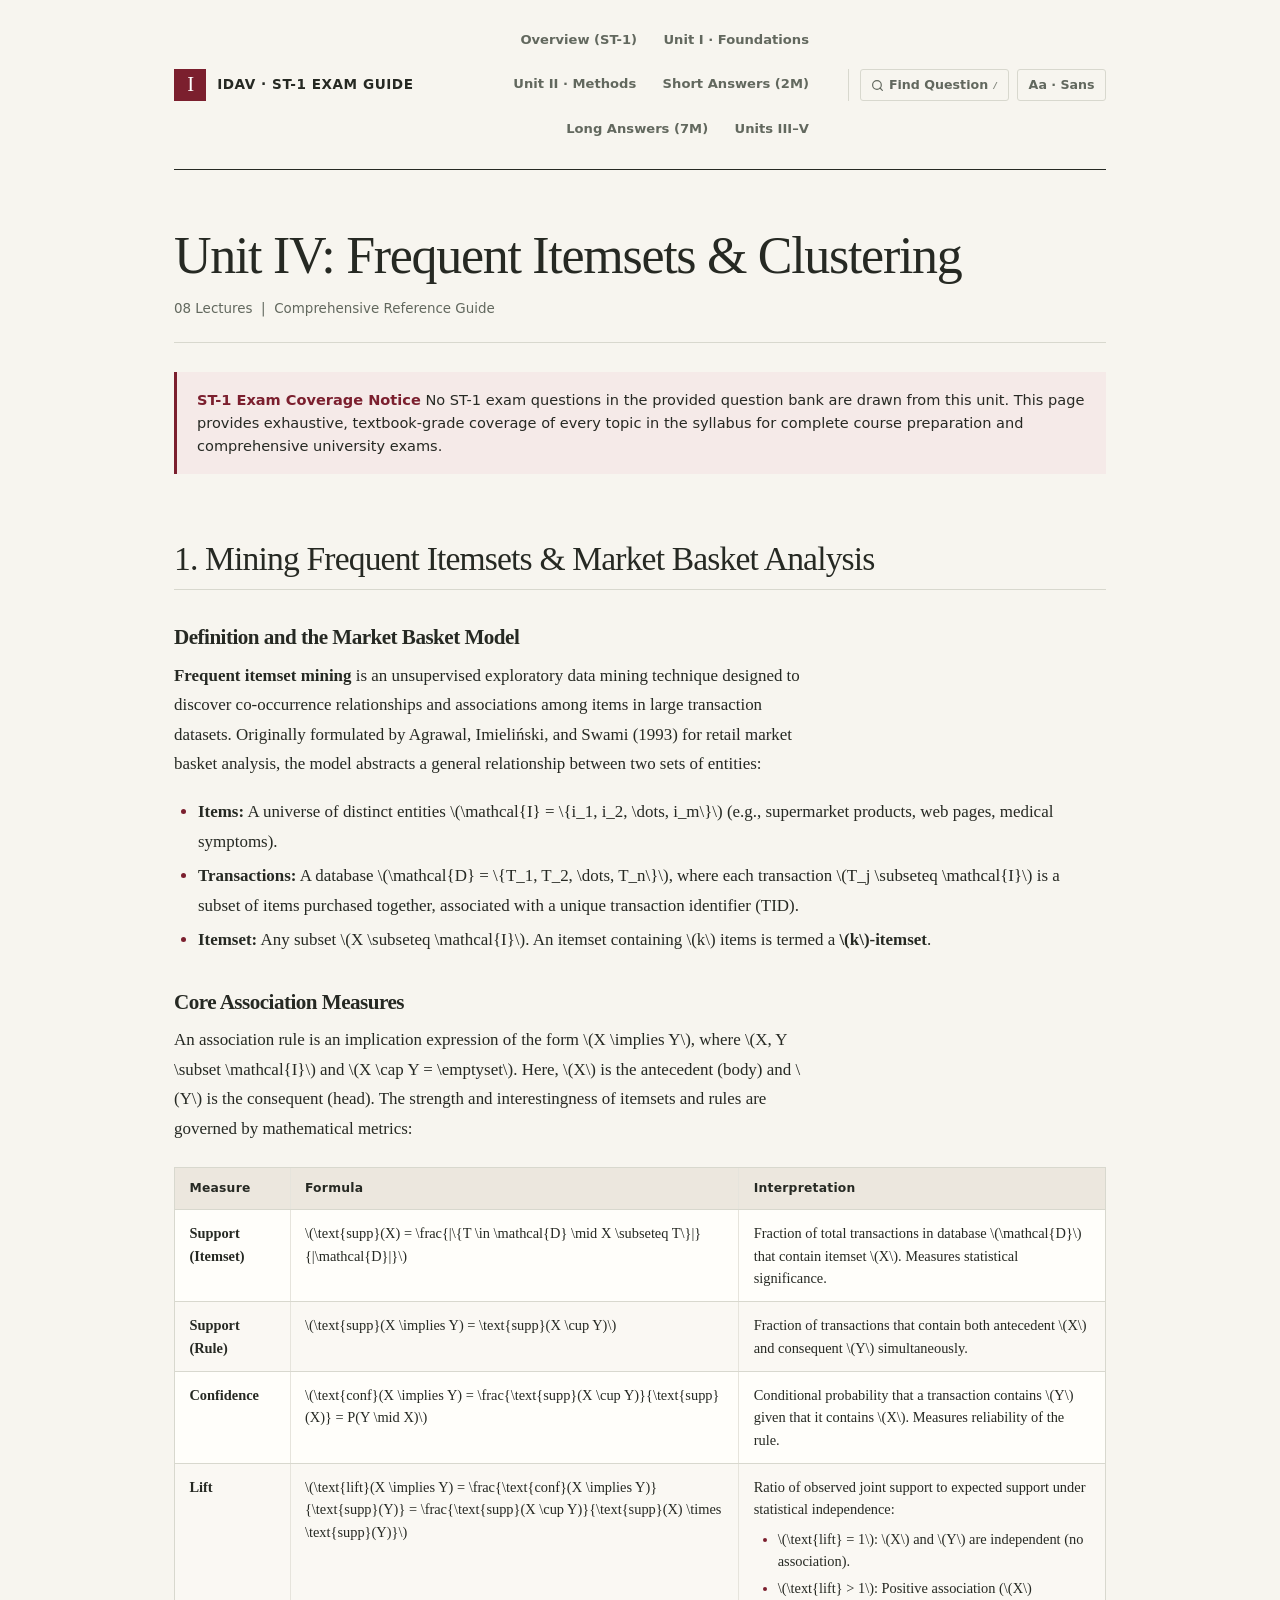
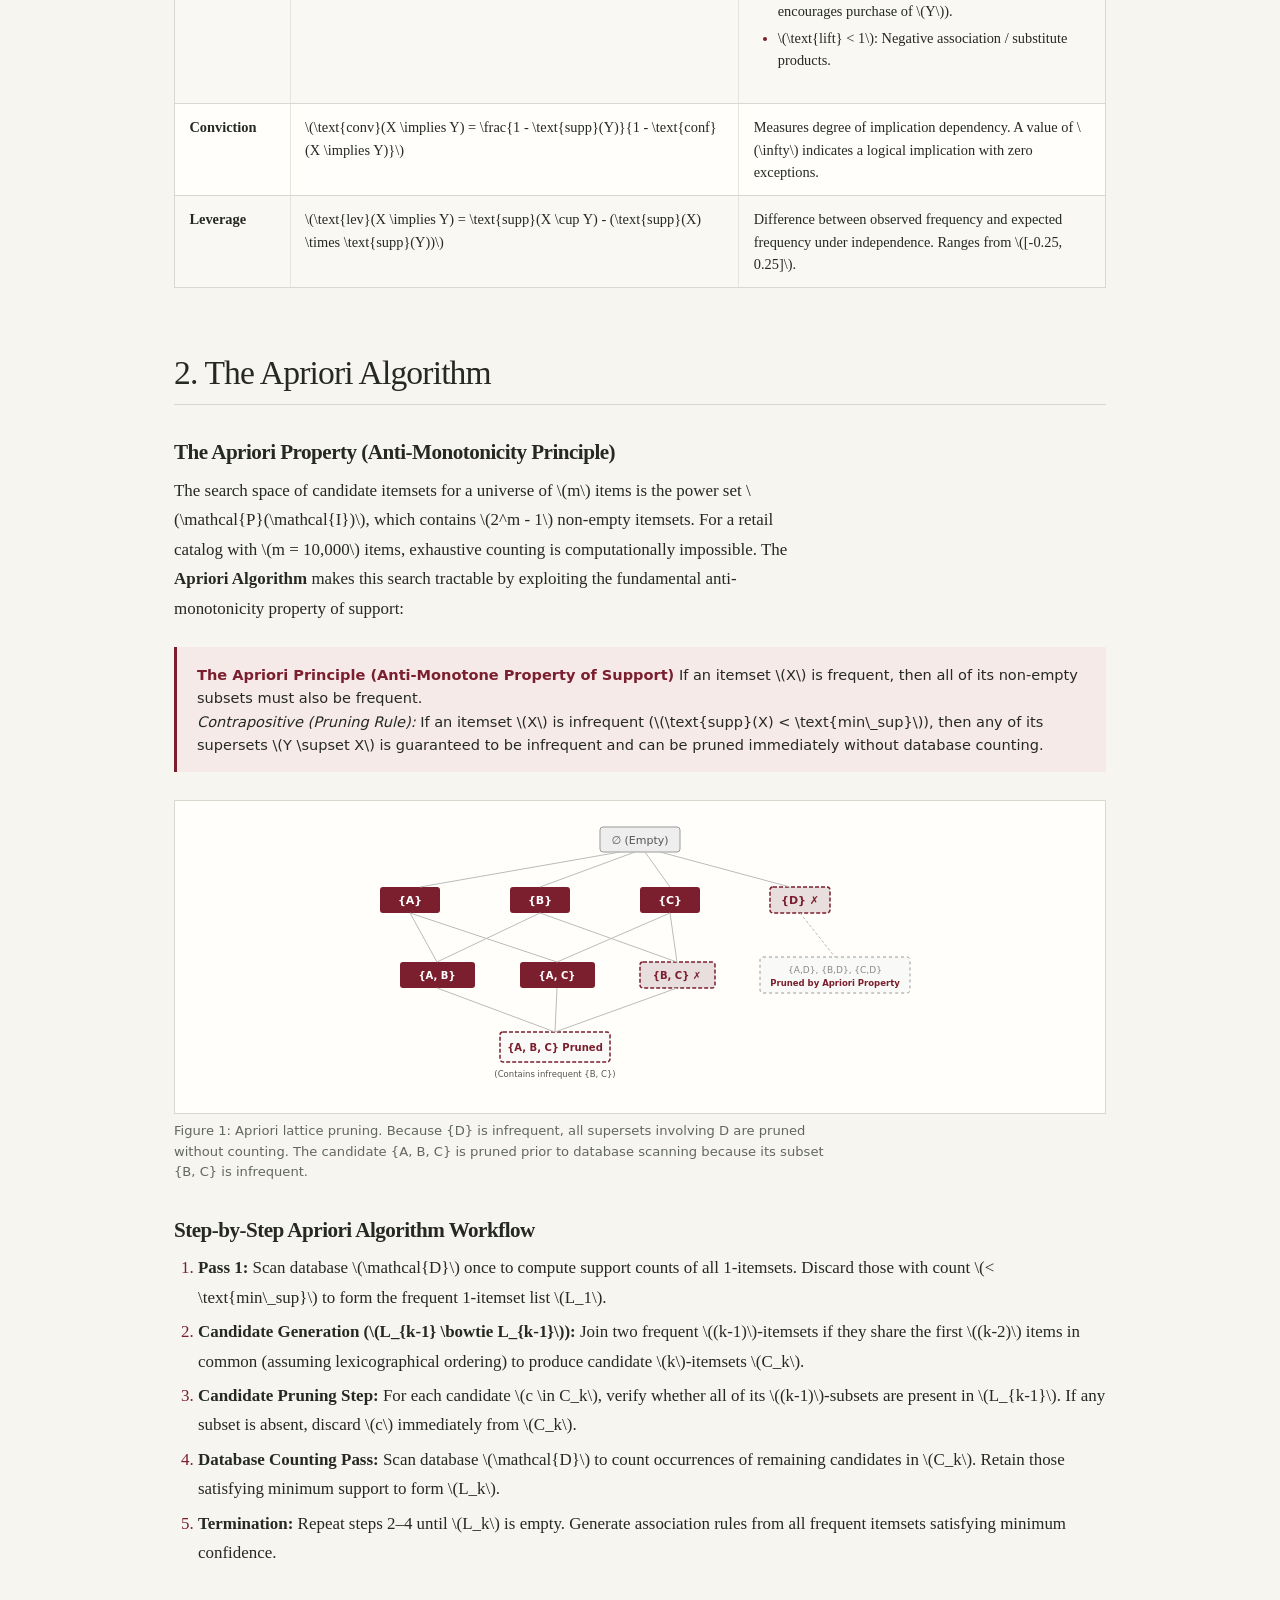
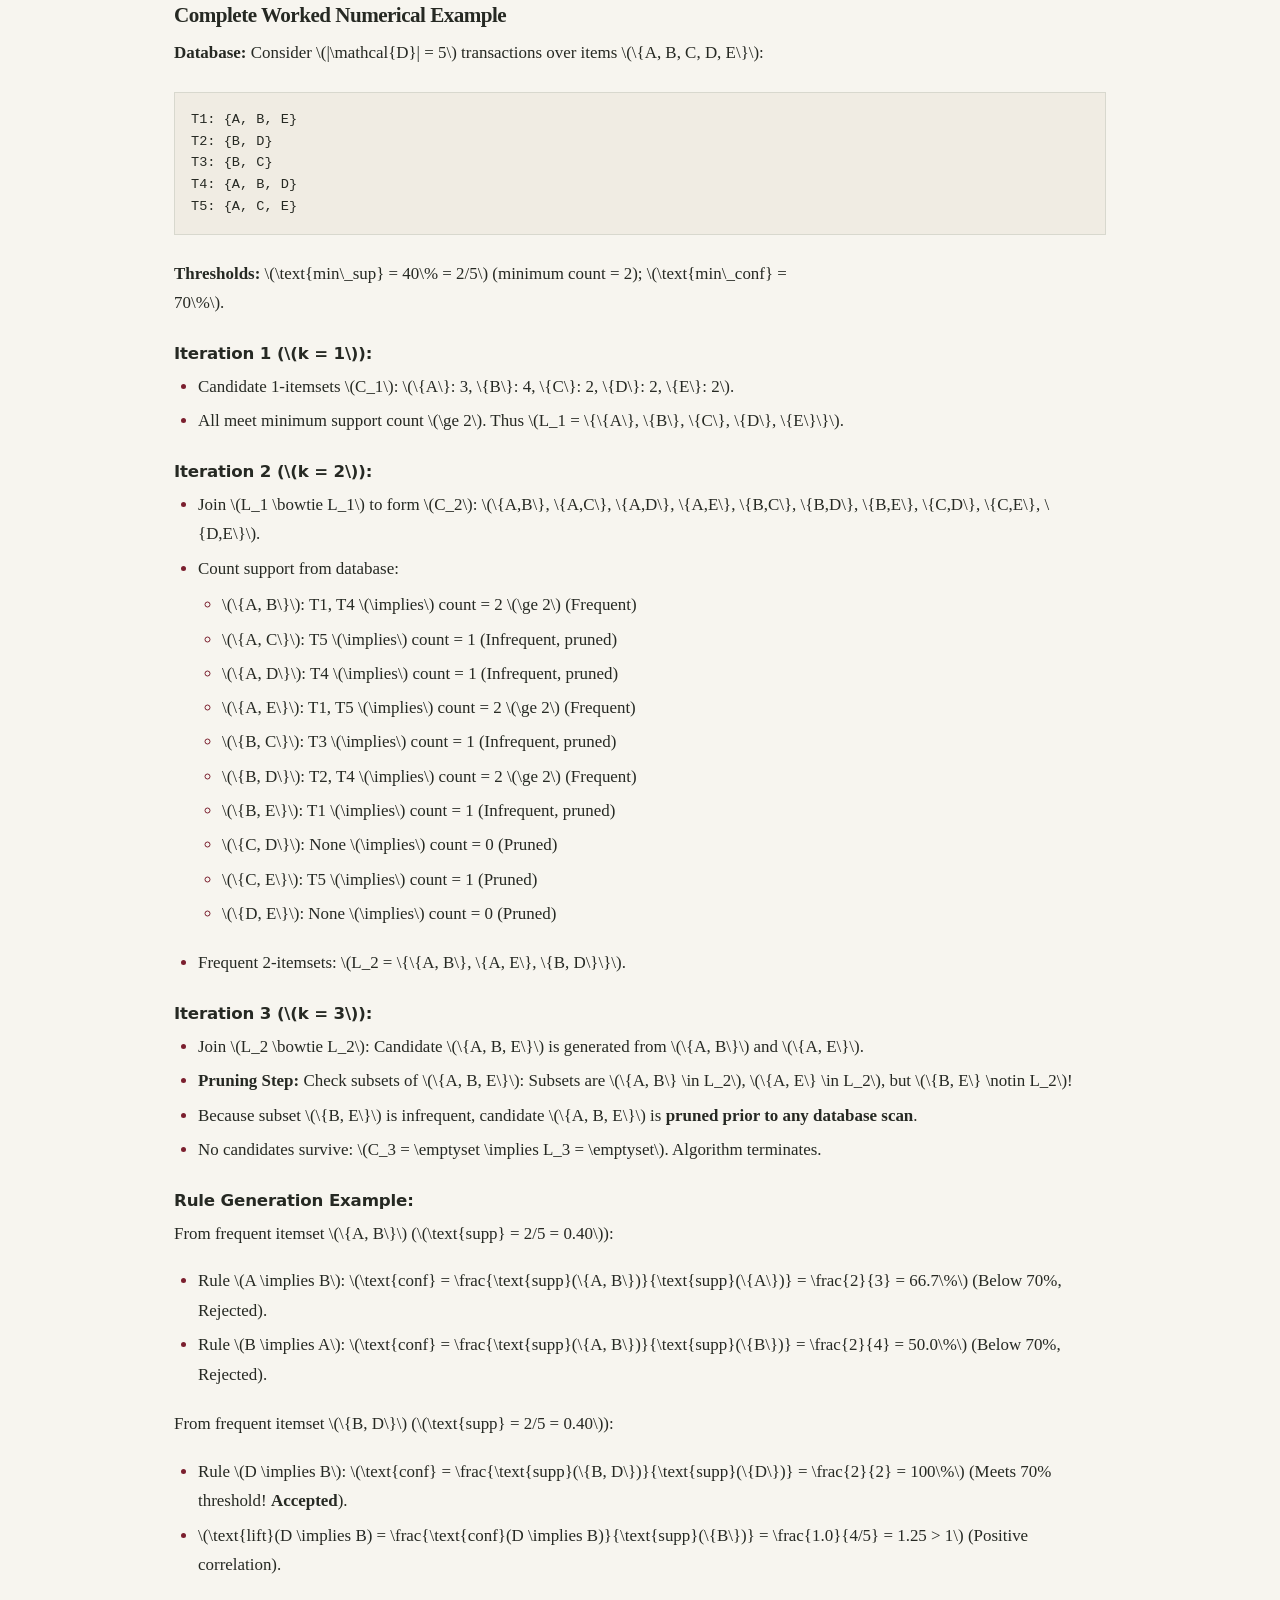
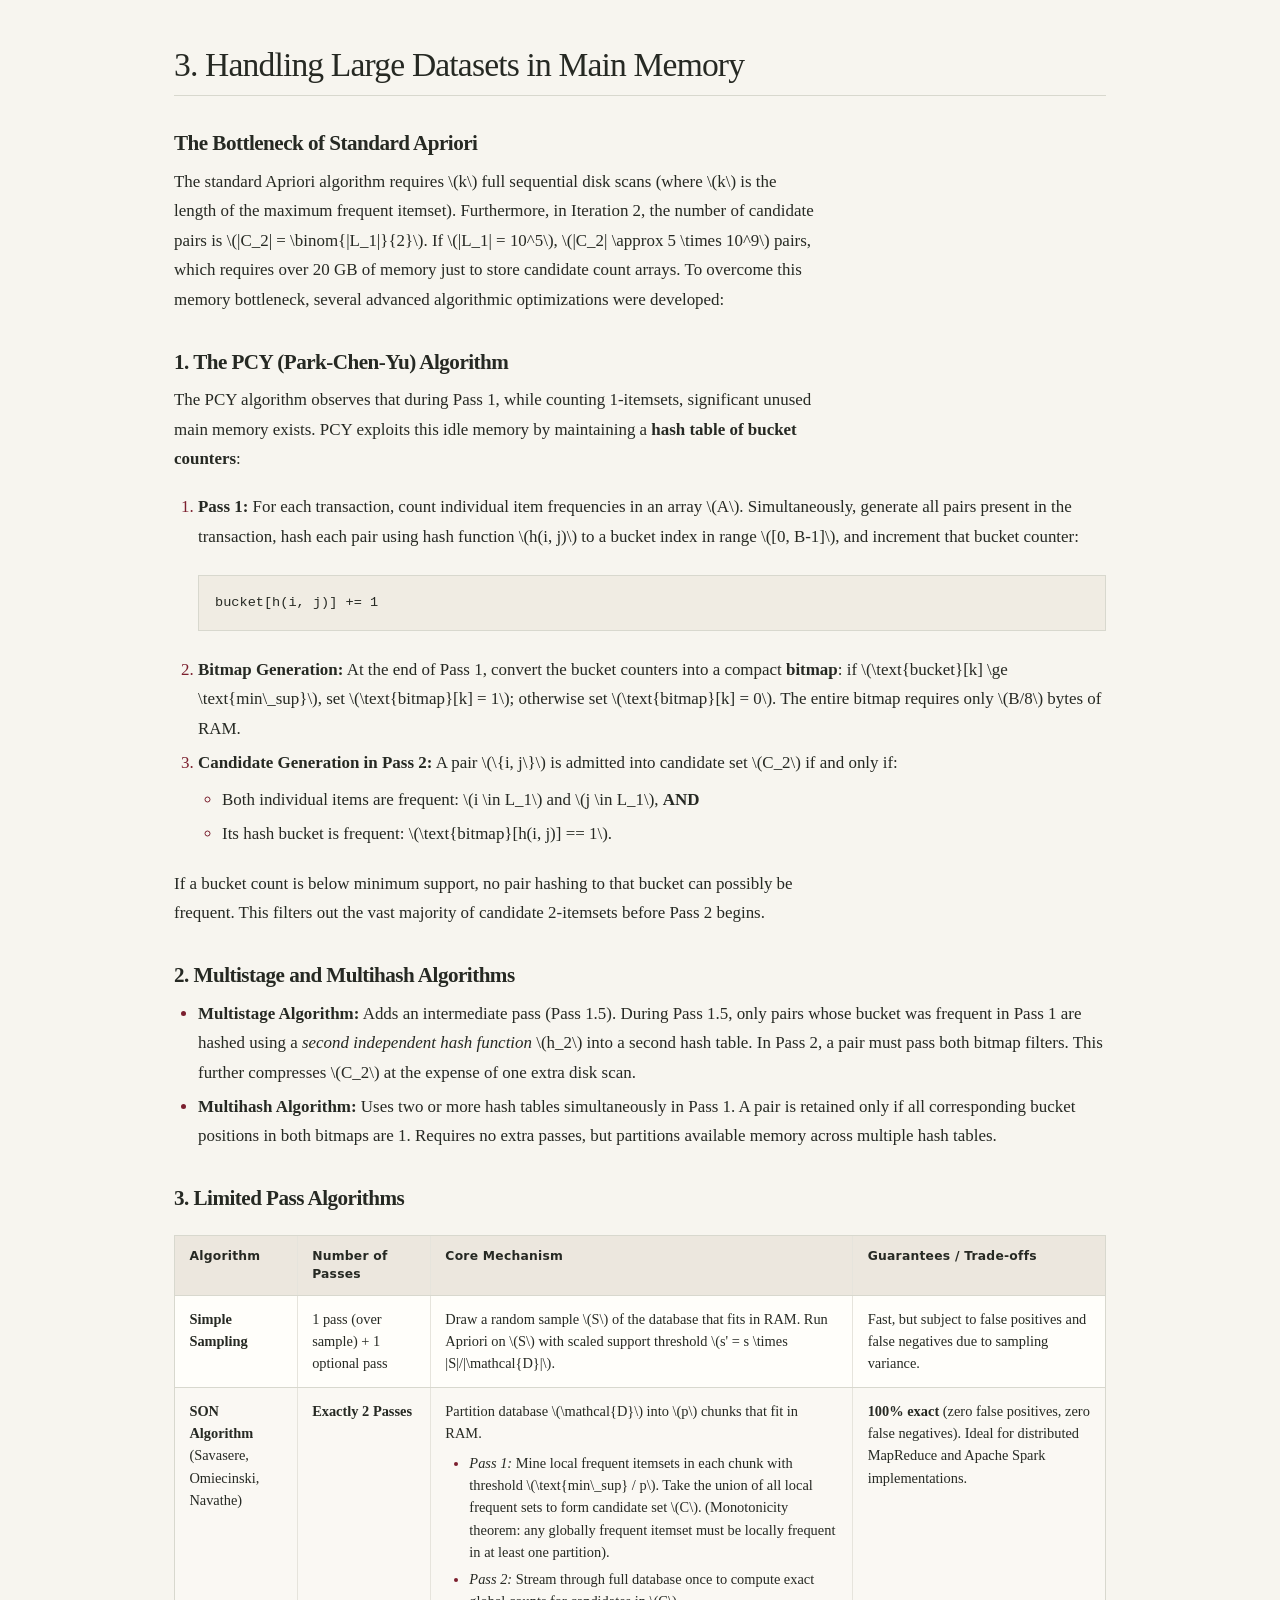
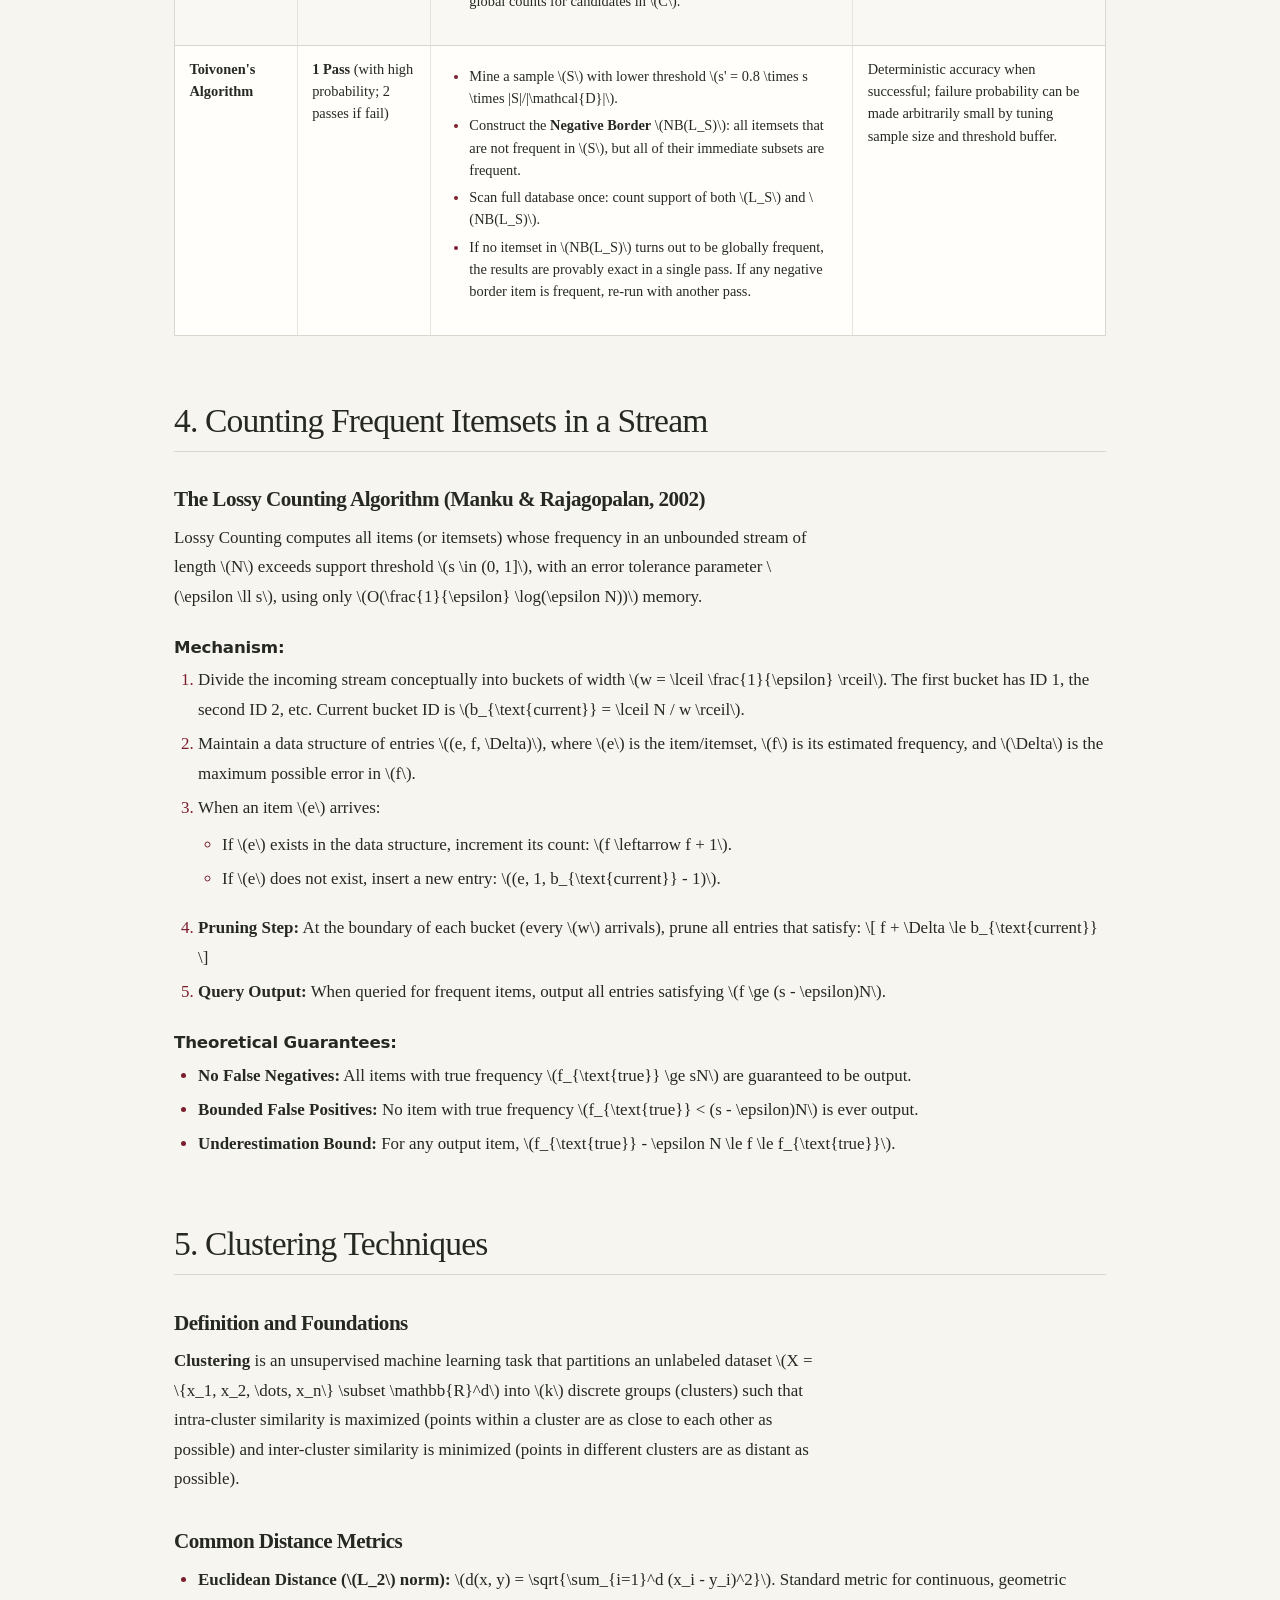
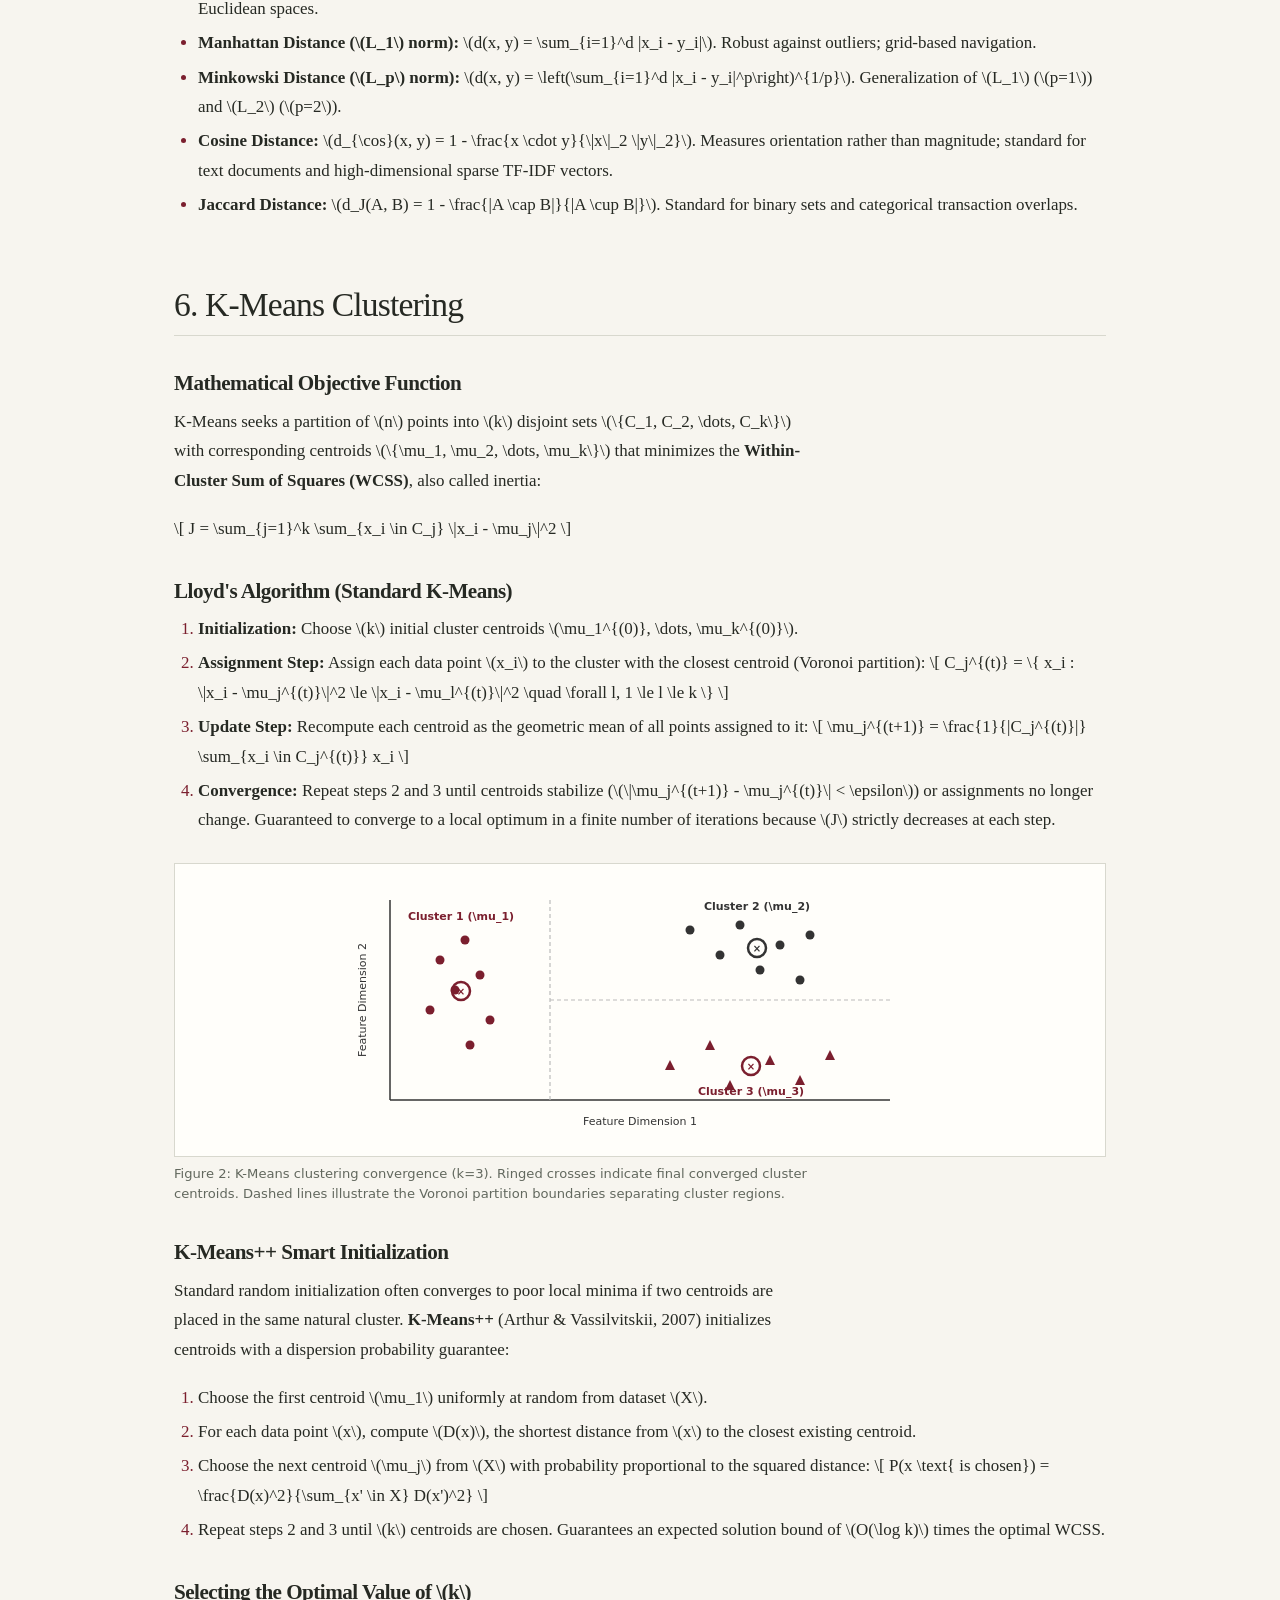
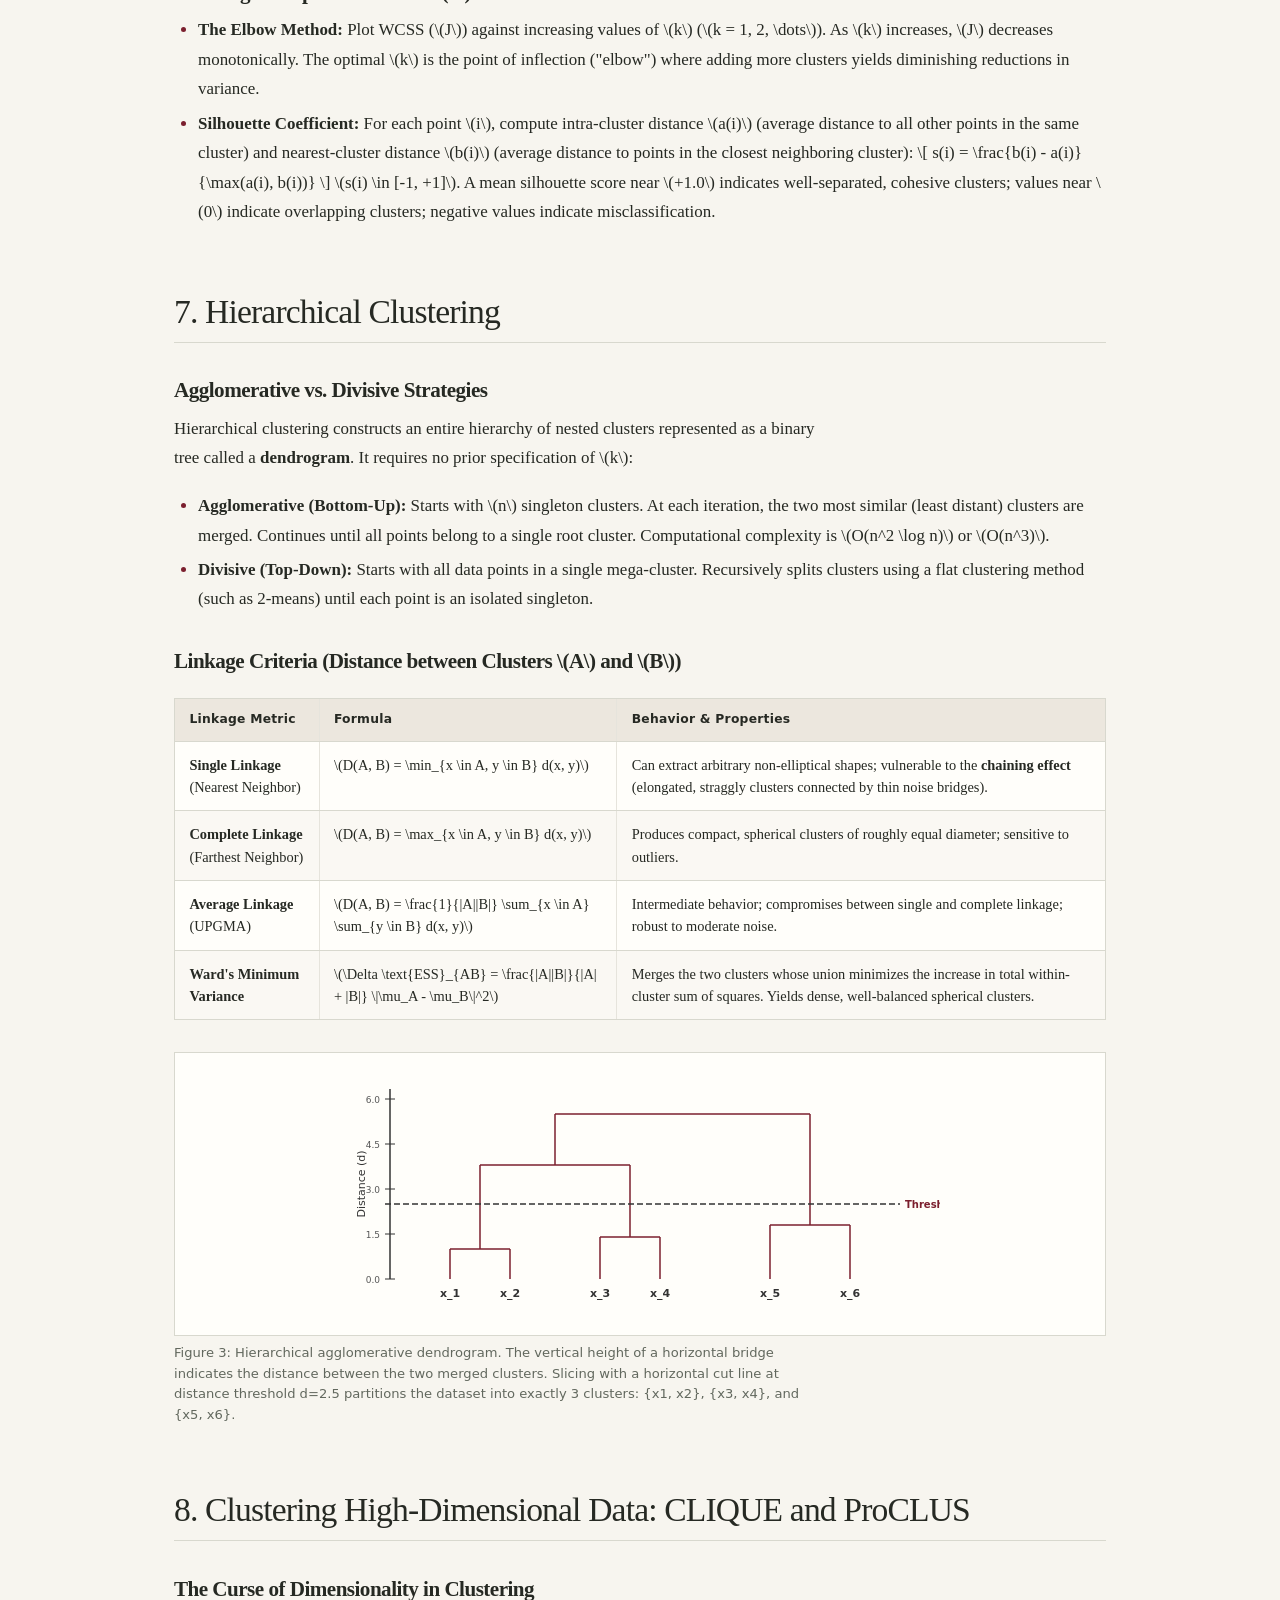
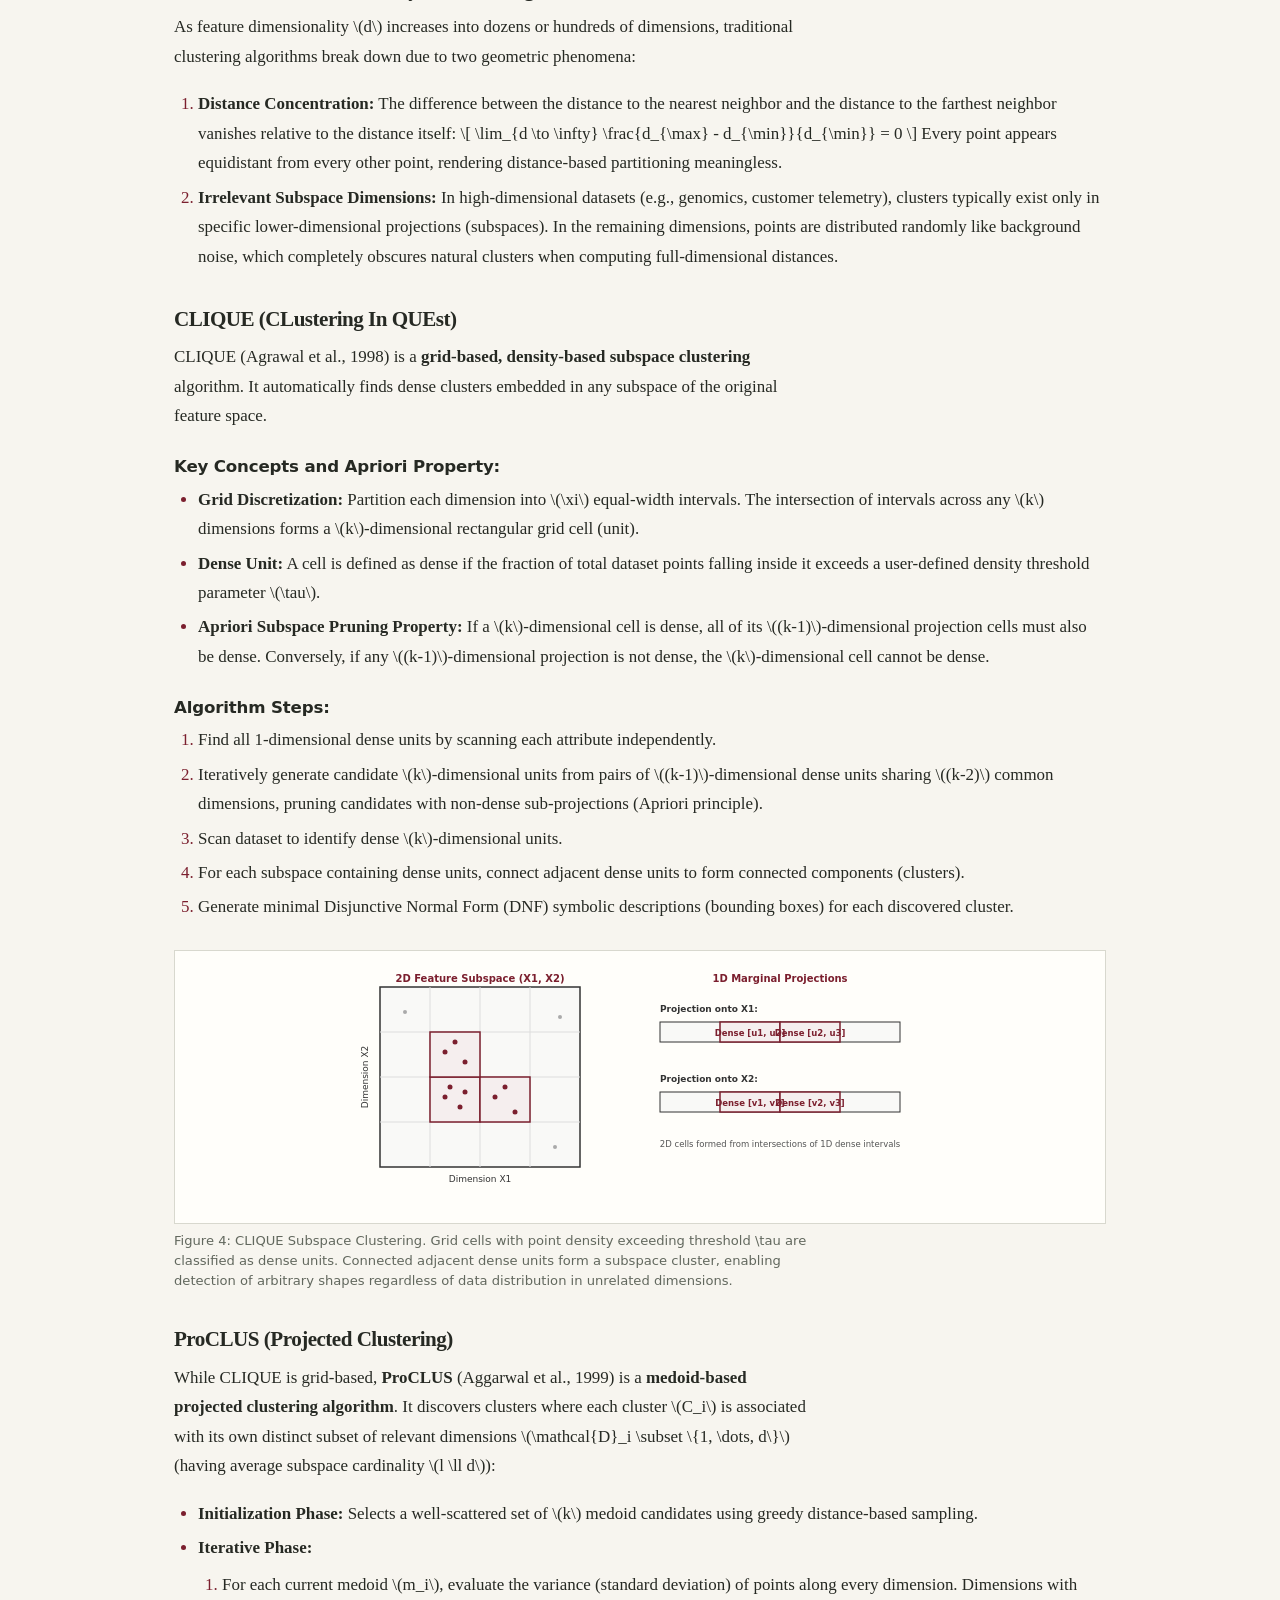
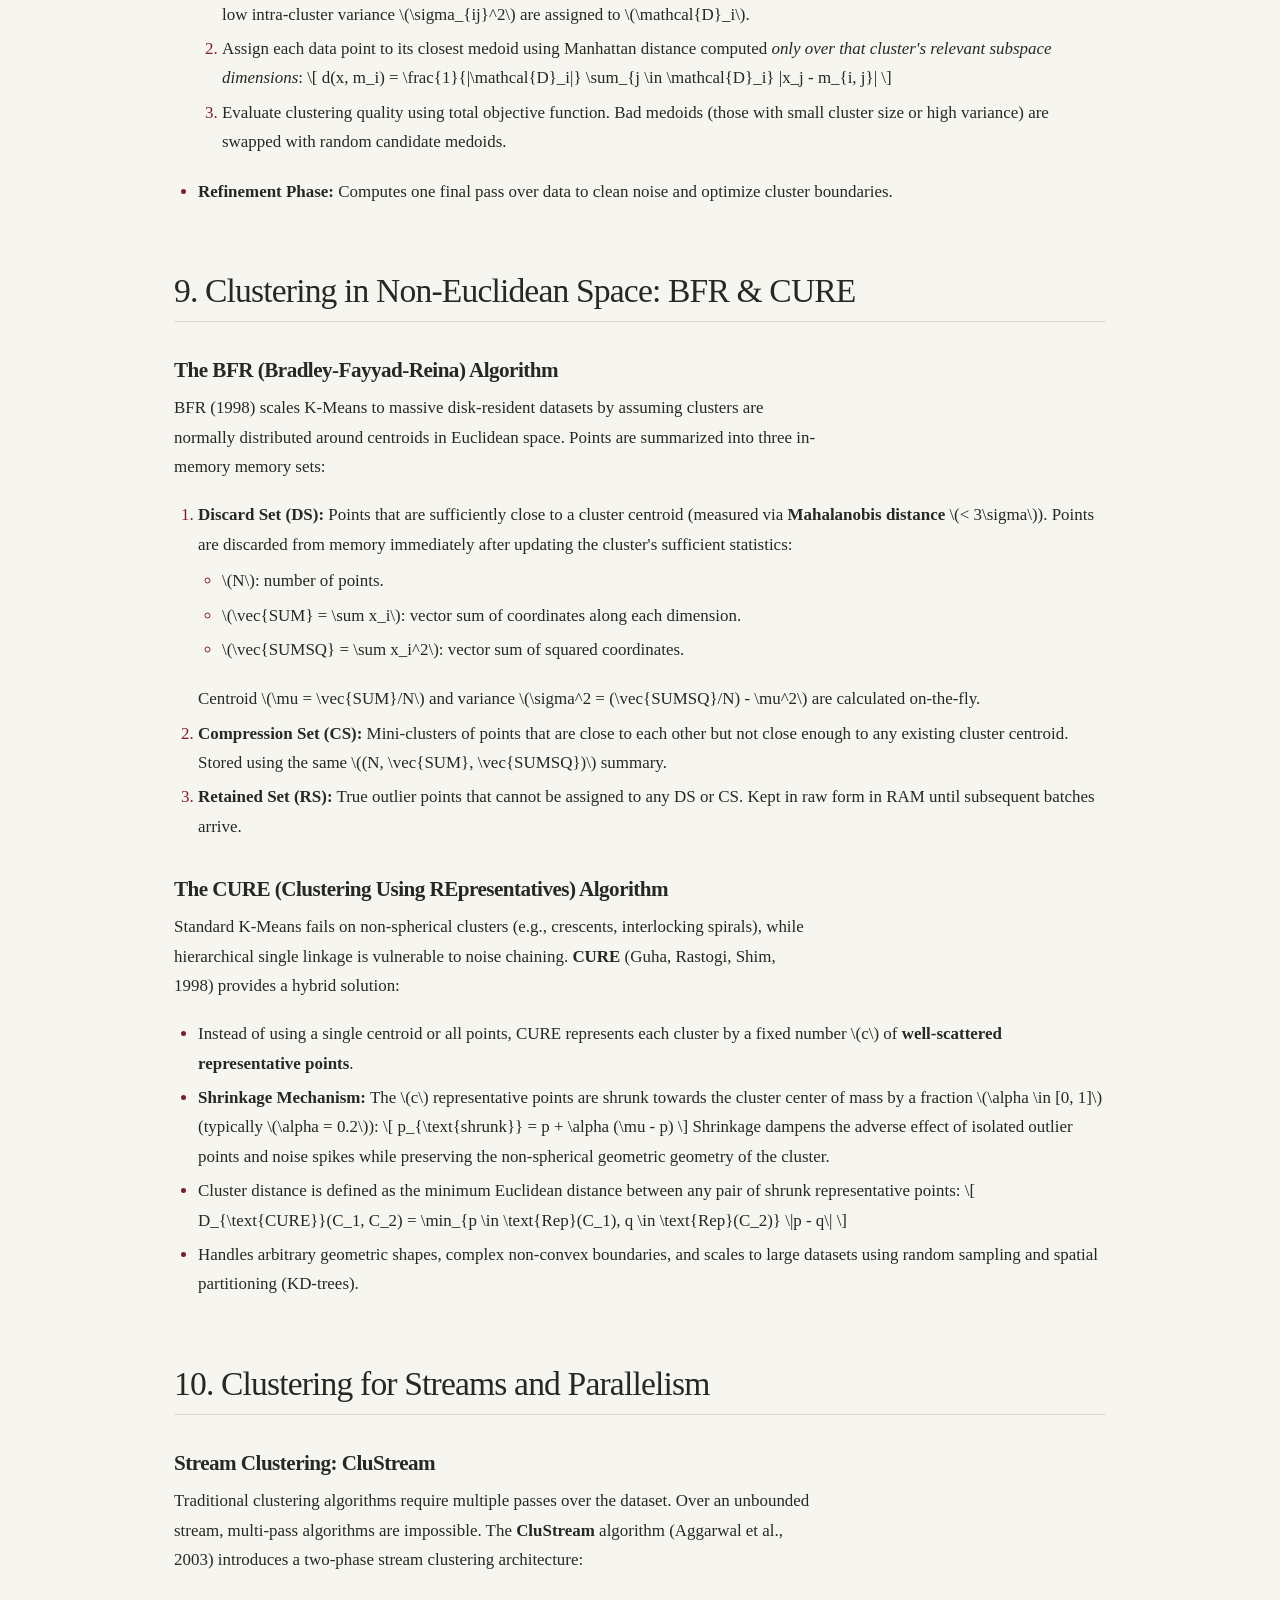
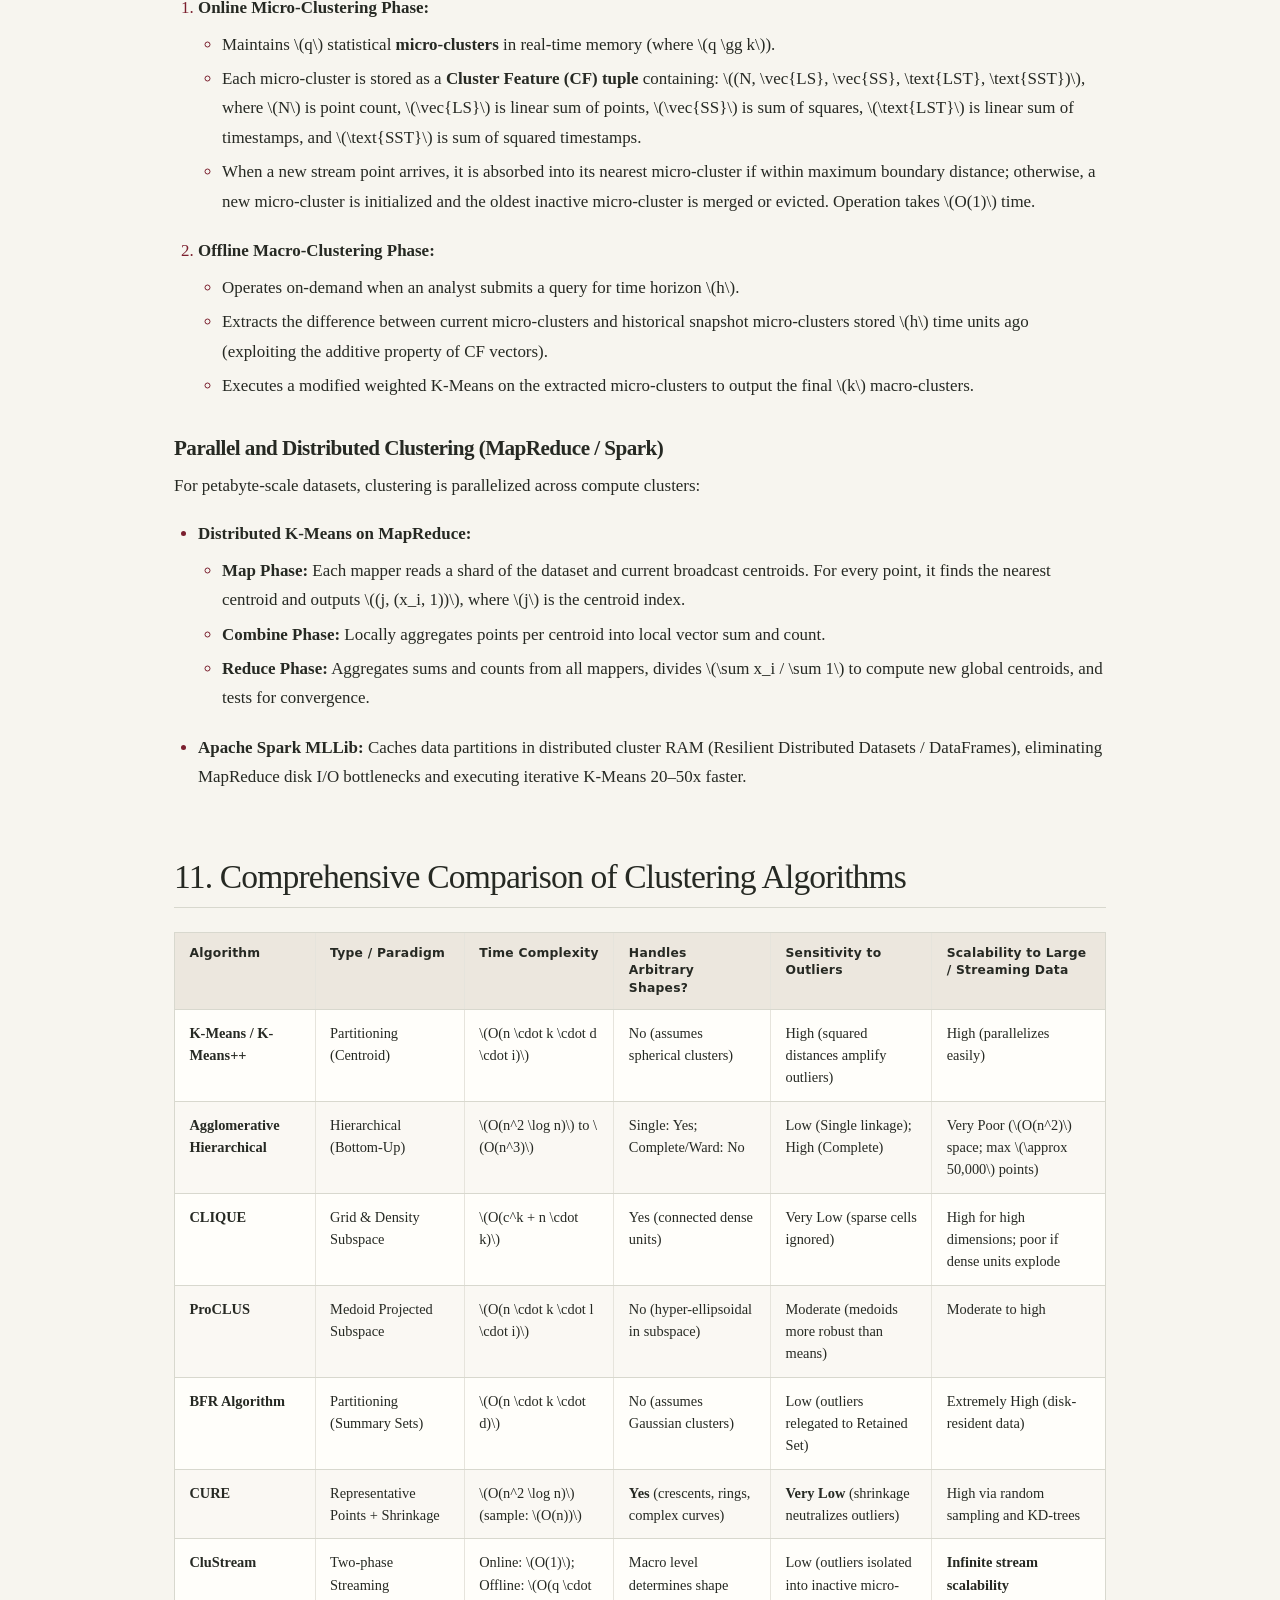
<file: unit4.html>
<!DOCTYPE html>
<html lang="en">
<head>
    <meta charset="UTF-8">
    <meta name="viewport" content="width=device-width, initial-scale=1.0">
    <meta name="description" content="Unit IV — Frequent Itemsets and Clustering. Comprehensive textbook guide on Apriori, PCY, SON, Toivonen, Lossy Counting, K-Means, Hierarchical, CLIQUE, ProCLUS, BFR, CURE, and CluStream.">
    <title>Unit IV — Frequent Itemsets and Clustering | IDAV Guide</title>
    <link rel="stylesheet" href="style.css">
</head>
<body>

<nav>
    <ul>
        <li><a href="index.html">Home</a></li>
        <li><a href="unit1.html">Unit I</a></li>
        <li><a href="unit2.html">Unit II</a></li>
        <li><a href="unit3.html">Unit III</a></li>
        <li><a href="unit4.html" class="active">Unit IV</a></li>
        <li><a href="unit5.html">Unit V</a></li>
        <li><a href="short-answers.html">Short Answers</a></li>
        <li><a href="long-answers.html">Long Answers</a></li>
    </ul>
</nav>

<main id="top">
<div class="page-header">
    <h1>Unit IV: Frequent Itemsets &amp; Clustering</h1>
    <p>08 Lectures &nbsp;|&nbsp; Comprehensive Reference Guide</p>
</div>

<div class="note-banner">
    <strong>ST-1 Exam Coverage Notice</strong>
    No ST-1 exam questions in the provided question bank are drawn from this unit. This page provides exhaustive, textbook-grade coverage of every topic in the syllabus for complete course preparation and comprehensive university exams.
</div>

<!-- ===================================================================
     1. MINING FREQUENT ITEMSETS
     =================================================================== -->
<h2>1. Mining Frequent Itemsets &amp; Market Basket Analysis</h2>

<h3>Definition and the Market Basket Model</h3>
<p><strong>Frequent itemset mining</strong> is an unsupervised exploratory data mining technique designed to discover co-occurrence relationships and associations among items in large transaction datasets. Originally formulated by Agrawal, Imieliński, and Swami (1993) for retail market basket analysis, the model abstracts a general relationship between two sets of entities:</p>
<ul>
    <li><strong>Items:</strong> A universe of distinct entities \(\mathcal{I} = \{i_1, i_2, \dots, i_m\}\) (e.g., supermarket products, web pages, medical symptoms).</li>
    <li><strong>Transactions:</strong> A database \(\mathcal{D} = \{T_1, T_2, \dots, T_n\}\), where each transaction \(T_j \subseteq \mathcal{I}\) is a subset of items purchased together, associated with a unique transaction identifier (TID).</li>
    <li><strong>Itemset:</strong> Any subset \(X \subseteq \mathcal{I}\). An itemset containing \(k\) items is termed a <strong>\(k\)-itemset</strong>.</li>
</ul>

<h3>Core Association Measures</h3>
<p>An association rule is an implication expression of the form \(X \implies Y\), where \(X, Y \subset \mathcal{I}\) and \(X \cap Y = \emptyset\). Here, \(X\) is the antecedent (body) and \(Y\) is the consequent (head). The strength and interestingness of itemsets and rules are governed by mathematical metrics:</p>

<table>
    <thead>
        <tr>
            <th>Measure</th>
            <th>Formula</th>
            <th>Interpretation</th>
        </tr>
    </thead>
    <tbody>
        <tr>
            <td><strong>Support (Itemset)</strong></td>
            <td>\(\text{supp}(X) = \frac{|\{T \in \mathcal{D} \mid X \subseteq T\}|}{|\mathcal{D}|}\)</td>
            <td>Fraction of total transactions in database \(\mathcal{D}\) that contain itemset \(X\). Measures statistical significance.</td>
        </tr>
        <tr>
            <td><strong>Support (Rule)</strong></td>
            <td>\(\text{supp}(X \implies Y) = \text{supp}(X \cup Y)\)</td>
            <td>Fraction of transactions that contain both antecedent \(X\) and consequent \(Y\) simultaneously.</td>
        </tr>
        <tr>
            <td><strong>Confidence</strong></td>
            <td>\(\text{conf}(X \implies Y) = \frac{\text{supp}(X \cup Y)}{\text{supp}(X)} = P(Y \mid X)\)</td>
            <td>Conditional probability that a transaction contains \(Y\) given that it contains \(X\). Measures reliability of the rule.</td>
        </tr>
        <tr>
            <td><strong>Lift</strong></td>
            <td>\(\text{lift}(X \implies Y) = \frac{\text{conf}(X \implies Y)}{\text{supp}(Y)} = \frac{\text{supp}(X \cup Y)}{\text{supp}(X) \times \text{supp}(Y)}\)</td>
            <td>Ratio of observed joint support to expected support under statistical independence:
                <ul>
                    <li>\(\text{lift} = 1\): \(X\) and \(Y\) are independent (no association).</li>
                    <li>\(\text{lift} &gt; 1\): Positive association (\(X\) encourages purchase of \(Y\)).</li>
                    <li>\(\text{lift} &lt; 1\): Negative association / substitute products.</li>
                </ul>
            </td>
        </tr>
        <tr>
            <td><strong>Conviction</strong></td>
            <td>\(\text{conv}(X \implies Y) = \frac{1 - \text{supp}(Y)}{1 - \text{conf}(X \implies Y)}\)</td>
            <td>Measures degree of implication dependency. A value of \(\infty\) indicates a logical implication with zero exceptions.</td>
        </tr>
        <tr>
            <td><strong>Leverage</strong></td>
            <td>\(\text{lev}(X \implies Y) = \text{supp}(X \cup Y) - (\text{supp}(X) \times \text{supp}(Y))\)</td>
            <td>Difference between observed frequency and expected frequency under independence. Ranges from \([-0.25, 0.25]\).</td>
        </tr>
    </tbody>
</table>

<!-- ===================================================================
     2. APRIORI ALGORITHM
     =================================================================== -->
<h2>2. The Apriori Algorithm</h2>

<h3>The Apriori Property (Anti-Monotonicity Principle)</h3>
<p>The search space of candidate itemsets for a universe of \(m\) items is the power set \(\mathcal{P}(\mathcal{I})\), which contains \(2^m - 1\) non-empty itemsets. For a retail catalog with \(m = 10,000\) items, exhaustive counting is computationally impossible. The <strong>Apriori Algorithm</strong> makes this search tractable by exploiting the fundamental anti-monotonicity property of support:</p>

<div class="note-banner">
    <strong>The Apriori Principle (Anti-Monotone Property of Support)</strong>
    If an itemset \(X\) is frequent, then all of its non-empty subsets must also be frequent.<br>
    <em>Contrapositive (Pruning Rule):</em> If an itemset \(X\) is infrequent (\(\text{supp}(X) &lt; \text{min\_sup}\)), then any of its supersets \(Y \supset X\) is guaranteed to be infrequent and can be pruned immediately without database counting.
</div>

<div class="diagram-wrap">
    <svg width="600" height="280" viewBox="0 0 600 280" xmlns="http://www.w3.org/2000/svg" aria-label="Apriori itemset lattice and anti-monotonicity pruning diagram">
        <!-- Level 0: Empty -->
        <rect x="260" y="10" width="80" height="25" rx="3" fill="#eee" stroke="#999" stroke-width="1"/>
        <text x="300" y="27" text-anchor="middle" font-family="system-ui,sans-serif" font-size="11" fill="#555">∅ (Empty)</text>

        <!-- Level 1: 1-itemsets -->
        <rect x="40" y="70" width="60" height="26" rx="3" fill="#7b1f2e"/>
        <text x="70" y="87" text-anchor="middle" font-family="system-ui,sans-serif" font-size="11" font-weight="bold" fill="#fff">{A}</text>

        <rect x="170" y="70" width="60" height="26" rx="3" fill="#7b1f2e"/>
        <text x="200" y="87" text-anchor="middle" font-family="system-ui,sans-serif" font-size="11" font-weight="bold" fill="#fff">{B}</text>

        <rect x="300" y="70" width="60" height="26" rx="3" fill="#7b1f2e"/>
        <text x="330" y="87" text-anchor="middle" font-family="system-ui,sans-serif" font-size="11" font-weight="bold" fill="#fff">{C}</text>

        <rect x="430" y="70" width="60" height="26" rx="3" fill="#e8dede" stroke="#7b1f2e" stroke-width="1.5" stroke-dasharray="4,2"/>
        <text x="460" y="87" text-anchor="middle" font-family="system-ui,sans-serif" font-size="11" font-weight="bold" fill="#7b1f2e">{D} ✗</text>

        <!-- Edges Level 0 to Level 1 -->
        <line x1="280" y1="35" x2="80" y2="70" stroke="#bbb" stroke-width="1"/>
        <line x1="295" y1="35" x2="200" y2="70" stroke="#bbb" stroke-width="1"/>
        <line x1="305" y1="35" x2="330" y2="70" stroke="#bbb" stroke-width="1"/>
        <line x1="320" y1="35" x2="450" y2="70" stroke="#bbb" stroke-width="1"/>

        <!-- Level 2: 2-itemsets -->
        <rect x="60" y="145" width="75" height="26" rx="3" fill="#7b1f2e"/>
        <text x="97" y="162" text-anchor="middle" font-family="system-ui,sans-serif" font-size="10" font-weight="bold" fill="#fff">{A, B}</text>

        <rect x="180" y="145" width="75" height="26" rx="3" fill="#7b1f2e"/>
        <text x="217" y="162" text-anchor="middle" font-family="system-ui,sans-serif" font-size="10" font-weight="bold" fill="#fff">{A, C}</text>

        <rect x="300" y="145" width="75" height="26" rx="3" fill="#e8dede" stroke="#7b1f2e" stroke-width="1.5" stroke-dasharray="4,2"/>
        <text x="337" y="162" text-anchor="middle" font-family="system-ui,sans-serif" font-size="10" font-weight="bold" fill="#7b1f2e">{B, C} ✗</text>

        <!-- Pruned branch for D -->
        <rect x="420" y="140" width="150" height="36" rx="3" fill="#f9f9f7" stroke="#999" stroke-width="1" stroke-dasharray="3,3"/>
        <text x="495" y="156" text-anchor="middle" font-family="system-ui,sans-serif" font-size="9" fill="#888">{A,D}, {B,D}, {C,D}</text>
        <text x="495" y="169" text-anchor="middle" font-family="system-ui,sans-serif" font-size="8.5" font-weight="bold" fill="#7b1f2e">Pruned by Apriori Property</text>

        <!-- Edges Level 1 to Level 2 -->
        <line x1="70" y1="96" x2="97" y2="145" stroke="#bbb" stroke-width="1"/>
        <line x1="70" y1="96" x2="217" y2="145" stroke="#bbb" stroke-width="1"/>
        <line x1="200" y1="96" x2="97" y2="145" stroke="#bbb" stroke-width="1"/>
        <line x1="200" y1="96" x2="337" y2="145" stroke="#bbb" stroke-width="1"/>
        <line x1="330" y1="96" x2="217" y2="145" stroke="#bbb" stroke-width="1"/>
        <line x1="330" y1="96" x2="337" y2="145" stroke="#bbb" stroke-width="1"/>
        <line x1="460" y1="96" x2="495" y2="140" stroke="#bbb" stroke-width="1" stroke-dasharray="3,2"/>

        <!-- Level 3: 3-itemsets -->
        <rect x="160" y="215" width="110" height="30" rx="3" fill="#f9f9f7" stroke="#7b1f2e" stroke-width="1.5" stroke-dasharray="4,2"/>
        <text x="215" y="234" text-anchor="middle" font-family="system-ui,sans-serif" font-size="10" font-weight="bold" fill="#7b1f2e">{A, B, C} Pruned</text>
        <text x="215" y="260" text-anchor="middle" font-family="system-ui,sans-serif" font-size="8.5" fill="#555">(Contains infrequent {B, C})</text>

        <line x1="97" y1="171" x2="215" y2="215" stroke="#bbb" stroke-width="1"/>
        <line x1="217" y1="171" x2="215" y2="215" stroke="#bbb" stroke-width="1"/>
        <line x1="337" y1="171" x2="215" y2="215" stroke="#bbb" stroke-width="1"/>
    </svg>
</div>
<p class="diagram-caption">Figure 1: Apriori lattice pruning. Because {D} is infrequent, all supersets involving D are pruned without counting. The candidate {A, B, C} is pruned prior to database scanning because its subset {B, C} is infrequent.</p>

<h3>Step-by-Step Apriori Algorithm Workflow</h3>
<ol>
    <li><strong>Pass 1:</strong> Scan database \(\mathcal{D}\) once to compute support counts of all 1-itemsets. Discard those with count \(&lt; \text{min\_sup}\) to form the frequent 1-itemset list \(L_1\).</li>
    <li><strong>Candidate Generation (\(L_{k-1} \bowtie L_{k-1}\)):</strong> Join two frequent \((k-1)\)-itemsets if they share the first \((k-2)\) items in common (assuming lexicographical ordering) to produce candidate \(k\)-itemsets \(C_k\).</li>
    <li><strong>Candidate Pruning Step:</strong> For each candidate \(c \in C_k\), verify whether all of its \((k-1)\)-subsets are present in \(L_{k-1}\). If any subset is absent, discard \(c\) immediately from \(C_k\).</li>
    <li><strong>Database Counting Pass:</strong> Scan database \(\mathcal{D}\) to count occurrences of remaining candidates in \(C_k\). Retain those satisfying minimum support to form \(L_k\).</li>
    <li><strong>Termination:</strong> Repeat steps 2–4 until \(L_k\) is empty. Generate association rules from all frequent itemsets satisfying minimum confidence.</li>
</ol>

<h3>Complete Worked Numerical Example</h3>
<p><strong>Database:</strong> Consider \(|\mathcal{D}| = 5\) transactions over items \(\{A, B, C, D, E\}\):</p>
<pre>T1: {A, B, E}
T2: {B, D}
T3: {B, C}
T4: {A, B, D}
T5: {A, C, E}</pre>
<p><strong>Thresholds:</strong> \(\text{min\_sup} = 40\% = 2/5\) (minimum count = 2); \(\text{min\_conf} = 70\%\).</p>

<h4>Iteration 1 (\(k = 1\)):</h4>
<ul>
    <li>Candidate 1-itemsets \(C_1\): \(\{A\}: 3, \{B\}: 4, \{C\}: 2, \{D\}: 2, \{E\}: 2\).</li>
    <li>All meet minimum support count \(\ge 2\). Thus \(L_1 = \{\{A\}, \{B\}, \{C\}, \{D\}, \{E\}\}\).</li>
</ul>

<h4>Iteration 2 (\(k = 2\)):</h4>
<ul>
    <li>Join \(L_1 \bowtie L_1\) to form \(C_2\): \(\{A,B\}, \{A,C\}, \{A,D\}, \{A,E\}, \{B,C\}, \{B,D\}, \{B,E\}, \{C,D\}, \{C,E\}, \{D,E\}\).</li>
    <li>Count support from database:
        <ul>
            <li>\(\{A, B\}\): T1, T4 \(\implies\) count = 2 \(\ge 2\) (Frequent)</li>
            <li>\(\{A, C\}\): T5 \(\implies\) count = 1 (Infrequent, pruned)</li>
            <li>\(\{A, D\}\): T4 \(\implies\) count = 1 (Infrequent, pruned)</li>
            <li>\(\{A, E\}\): T1, T5 \(\implies\) count = 2 \(\ge 2\) (Frequent)</li>
            <li>\(\{B, C\}\): T3 \(\implies\) count = 1 (Infrequent, pruned)</li>
            <li>\(\{B, D\}\): T2, T4 \(\implies\) count = 2 \(\ge 2\) (Frequent)</li>
            <li>\(\{B, E\}\): T1 \(\implies\) count = 1 (Infrequent, pruned)</li>
            <li>\(\{C, D\}\): None \(\implies\) count = 0 (Pruned)</li>
            <li>\(\{C, E\}\): T5 \(\implies\) count = 1 (Pruned)</li>
            <li>\(\{D, E\}\): None \(\implies\) count = 0 (Pruned)</li>
        </ul>
    </li>
    <li>Frequent 2-itemsets: \(L_2 = \{\{A, B\}, \{A, E\}, \{B, D\}\}\).</li>
</ul>

<h4>Iteration 3 (\(k = 3\)):</h4>
<ul>
    <li>Join \(L_2 \bowtie L_2\): Candidate \(\{A, B, E\}\) is generated from \(\{A, B\}\) and \(\{A, E\}\).</li>
    <li><strong>Pruning Step:</strong> Check subsets of \(\{A, B, E\}\): Subsets are \(\{A, B\} \in L_2\), \(\{A, E\} \in L_2\), but \(\{B, E\} \notin L_2\)!</li>
    <li>Because subset \(\{B, E\}\) is infrequent, candidate \(\{A, B, E\}\) is <strong>pruned prior to any database scan</strong>.</li>
    <li>No candidates survive: \(C_3 = \emptyset \implies L_3 = \emptyset\). Algorithm terminates.</li>
</ul>

<h4>Rule Generation Example:</h4>
<p>From frequent itemset \(\{A, B\}\) (\(\text{supp} = 2/5 = 0.40\)):</p>
<ul>
    <li>Rule \(A \implies B\): \(\text{conf} = \frac{\text{supp}(\{A, B\})}{\text{supp}(\{A\})} = \frac{2}{3} = 66.7\%\) (Below 70%, Rejected).</li>
    <li>Rule \(B \implies A\): \(\text{conf} = \frac{\text{supp}(\{A, B\})}{\text{supp}(\{B\})} = \frac{2}{4} = 50.0\%\) (Below 70%, Rejected).</li>
</ul>
<p>From frequent itemset \(\{B, D\}\) (\(\text{supp} = 2/5 = 0.40\)):</p>
<ul>
    <li>Rule \(D \implies B\): \(\text{conf} = \frac{\text{supp}(\{B, D\})}{\text{supp}(\{D\})} = \frac{2}{2} = 100\%\) (Meets 70% threshold! <strong>Accepted</strong>).</li>
    <li>\(\text{lift}(D \implies B) = \frac{\text{conf}(D \implies B)}{\text{supp}(\{B\})} = \frac{1.0}{4/5} = 1.25 &gt; 1\) (Positive correlation).</li>
</ul>

<!-- ===================================================================
     3. HANDLING LARGE DATASETS IN MAIN MEMORY
     =================================================================== -->
<h2>3. Handling Large Datasets in Main Memory</h2>

<h3>The Bottleneck of Standard Apriori</h3>
<p>The standard Apriori algorithm requires \(k\) full sequential disk scans (where \(k\) is the length of the maximum frequent itemset). Furthermore, in Iteration 2, the number of candidate pairs is \(|C_2| = \binom{|L_1|}{2}\). If \(|L_1| = 10^5\), \(|C_2| \approx 5 \times 10^9\) pairs, which requires over 20 GB of memory just to store candidate count arrays. To overcome this memory bottleneck, several advanced algorithmic optimizations were developed:</p>

<h3>1. The PCY (Park-Chen-Yu) Algorithm</h3>
<p>The PCY algorithm observes that during Pass 1, while counting 1-itemsets, significant unused main memory exists. PCY exploits this idle memory by maintaining a <strong>hash table of bucket counters</strong>:</p>
<ol>
    <li><strong>Pass 1:</strong> For each transaction, count individual item frequencies in an array \(A\). Simultaneously, generate all pairs present in the transaction, hash each pair using hash function \(h(i, j)\) to a bucket index in range \([0, B-1]\), and increment that bucket counter:
    <pre>bucket[h(i, j)] += 1</pre></li>
    <li><strong>Bitmap Generation:</strong> At the end of Pass 1, convert the bucket counters into a compact <strong>bitmap</strong>: if \(\text{bucket}[k] \ge \text{min\_sup}\), set \(\text{bitmap}[k] = 1\); otherwise set \(\text{bitmap}[k] = 0\). The entire bitmap requires only \(B/8\) bytes of RAM.</li>
    <li><strong>Candidate Generation in Pass 2:</strong> A pair \(\{i, j\}\) is admitted into candidate set \(C_2\) if and only if:
        <ul>
            <li>Both individual items are frequent: \(i \in L_1\) and \(j \in L_1\), <strong>AND</strong></li>
            <li>Its hash bucket is frequent: \(\text{bitmap}[h(i, j)] == 1\).</li>
        </ul>
    </li>
</ol>
<p>If a bucket count is below minimum support, no pair hashing to that bucket can possibly be frequent. This filters out the vast majority of candidate 2-itemsets before Pass 2 begins.</p>

<h3>2. Multistage and Multihash Algorithms</h3>
<ul>
    <li><strong>Multistage Algorithm:</strong> Adds an intermediate pass (Pass 1.5). During Pass 1.5, only pairs whose bucket was frequent in Pass 1 are hashed using a <em>second independent hash function</em> \(h_2\) into a second hash table. In Pass 2, a pair must pass both bitmap filters. This further compresses \(C_2\) at the expense of one extra disk scan.</li>
    <li><strong>Multihash Algorithm:</strong> Uses two or more hash tables simultaneously in Pass 1. A pair is retained only if all corresponding bucket positions in both bitmaps are 1. Requires no extra passes, but partitions available memory across multiple hash tables.</li>
</ul>

<h3>3. Limited Pass Algorithms</h3>
<table>
    <thead>
        <tr>
            <th>Algorithm</th>
            <th>Number of Passes</th>
            <th>Core Mechanism</th>
            <th>Guarantees / Trade-offs</th>
        </tr>
    </thead>
    <tbody>
        <tr>
            <td><strong>Simple Sampling</strong></td>
            <td>1 pass (over sample) + 1 optional pass</td>
            <td>Draw a random sample \(S\) of the database that fits in RAM. Run Apriori on \(S\) with scaled support threshold \(s' = s \times |S|/|\mathcal{D}|\).</td>
            <td>Fast, but subject to false positives and false negatives due to sampling variance.</td>
        </tr>
        <tr>
            <td><strong>SON Algorithm</strong><br>(Savasere, Omiecinski, Navathe)</td>
            <td><strong>Exactly 2 Passes</strong></td>
            <td>Partition database \(\mathcal{D}\) into \(p\) chunks that fit in RAM.
                <ul>
                    <li><em>Pass 1:</em> Mine local frequent itemsets in each chunk with threshold \(\text{min\_sup} / p\). Take the union of all local frequent sets to form candidate set \(C\). (Monotonicity theorem: any globally frequent itemset must be locally frequent in at least one partition).</li>
                    <li><em>Pass 2:</em> Stream through full database once to compute exact global counts for candidates in \(C\).</li>
                </ul>
            </td>
            <td><strong>100% exact</strong> (zero false positives, zero false negatives). Ideal for distributed MapReduce and Apache Spark implementations.</td>
        </tr>
        <tr>
            <td><strong>Toivonen's Algorithm</strong></td>
            <td><strong>1 Pass</strong> (with high probability; 2 passes if fail)</td>
            <td>
                <ul>
                    <li>Mine a sample \(S\) with lower threshold \(s' = 0.8 \times s \times |S|/|\mathcal{D}|\).</li>
                    <li>Construct the <strong>Negative Border</strong> \(NB(L_S)\): all itemsets that are not frequent in \(S\), but all of their immediate subsets are frequent.</li>
                    <li>Scan full database once: count support of both \(L_S\) and \(NB(L_S)\).</li>
                    <li>If no itemset in \(NB(L_S)\) turns out to be globally frequent, the results are provably exact in a single pass. If any negative border item is frequent, re-run with another pass.</li>
                </ul>
            </td>
            <td>Deterministic accuracy when successful; failure probability can be made arbitrarily small by tuning sample size and threshold buffer.</td>
        </tr>
    </tbody>
</table>

<!-- ===================================================================
     4. FREQUENT ITEMSETS IN A STREAM
     =================================================================== -->
<h2>4. Counting Frequent Itemsets in a Stream</h2>

<h3>The Lossy Counting Algorithm (Manku &amp; Rajagopalan, 2002)</h3>
<p>Lossy Counting computes all items (or itemsets) whose frequency in an unbounded stream of length \(N\) exceeds support threshold \(s \in (0, 1]\), with an error tolerance parameter \(\epsilon \ll s\), using only \(O(\frac{1}{\epsilon} \log(\epsilon N))\) memory.</p>

<h4>Mechanism:</h4>
<ol>
    <li>Divide the incoming stream conceptually into buckets of width \(w = \lceil \frac{1}{\epsilon} \rceil\). The first bucket has ID 1, the second ID 2, etc. Current bucket ID is \(b_{\text{current}} = \lceil N / w \rceil\).</li>
    <li>Maintain a data structure of entries \((e, f, \Delta)\), where \(e\) is the item/itemset, \(f\) is its estimated frequency, and \(\Delta\) is the maximum possible error in \(f\).</li>
    <li>When an item \(e\) arrives:
        <ul>
            <li>If \(e\) exists in the data structure, increment its count: \(f \leftarrow f + 1\).</li>
            <li>If \(e\) does not exist, insert a new entry: \((e, 1, b_{\text{current}} - 1)\).</li>
        </ul>
    </li>
    <li><strong>Pruning Step:</strong> At the boundary of each bucket (every \(w\) arrivals), prune all entries that satisfy:
    \[ f + \Delta \le b_{\text{current}} \]
    </li>
    <li><strong>Query Output:</strong> When queried for frequent items, output all entries satisfying \(f \ge (s - \epsilon)N\).</li>
</ol>

<h4>Theoretical Guarantees:</h4>
<ul>
    <li><strong>No False Negatives:</strong> All items with true frequency \(f_{\text{true}} \ge sN\) are guaranteed to be output.</li>
    <li><strong>Bounded False Positives:</strong> No item with true frequency \(f_{\text{true}} &lt; (s - \epsilon)N\) is ever output.</li>
    <li><strong>Underestimation Bound:</strong> For any output item, \(f_{\text{true}} - \epsilon N \le f \le f_{\text{true}}\).</li>
</ul>

<!-- ===================================================================
     5. CLUSTERING TECHNIQUES
     =================================================================== -->
<h2>5. Clustering Techniques</h2>

<h3>Definition and Foundations</h3>
<p><strong>Clustering</strong> is an unsupervised machine learning task that partitions an unlabeled dataset \(X = \{x_1, x_2, \dots, x_n\} \subset \mathbb{R}^d\) into \(k\) discrete groups (clusters) such that intra-cluster similarity is maximized (points within a cluster are as close to each other as possible) and inter-cluster similarity is minimized (points in different clusters are as distant as possible).</p>

<h3>Common Distance Metrics</h3>
<ul>
    <li><strong>Euclidean Distance (\(L_2\) norm):</strong> \(d(x, y) = \sqrt{\sum_{i=1}^d (x_i - y_i)^2}\). Standard metric for continuous, geometric Euclidean spaces.</li>
    <li><strong>Manhattan Distance (\(L_1\) norm):</strong> \(d(x, y) = \sum_{i=1}^d |x_i - y_i|\). Robust against outliers; grid-based navigation.</li>
    <li><strong>Minkowski Distance (\(L_p\) norm):</strong> \(d(x, y) = \left(\sum_{i=1}^d |x_i - y_i|^p\right)^{1/p}\). Generalization of \(L_1\) (\(p=1\)) and \(L_2\) (\(p=2\)).</li>
    <li><strong>Cosine Distance:</strong> \(d_{\cos}(x, y) = 1 - \frac{x \cdot y}{\|x\|_2 \|y\|_2}\). Measures orientation rather than magnitude; standard for text documents and high-dimensional sparse TF-IDF vectors.</li>
    <li><strong>Jaccard Distance:</strong> \(d_J(A, B) = 1 - \frac{|A \cap B|}{|A \cup B|}\). Standard for binary sets and categorical transaction overlaps.</li>
</ul>

<!-- ===================================================================
     6. K-MEANS CLUSTERING
     =================================================================== -->
<h2>6. K-Means Clustering</h2>

<h3>Mathematical Objective Function</h3>
<p>K-Means seeks a partition of \(n\) points into \(k\) disjoint sets \(\{C_1, C_2, \dots, C_k\}\) with corresponding centroids \(\{\mu_1, \mu_2, \dots, \mu_k\}\) that minimizes the <strong>Within-Cluster Sum of Squares (WCSS)</strong>, also called inertia:</p>
\[ J = \sum_{j=1}^k \sum_{x_i \in C_j} \|x_i - \mu_j\|^2 \]

<h3>Lloyd's Algorithm (Standard K-Means)</h3>
<ol>
    <li><strong>Initialization:</strong> Choose \(k\) initial cluster centroids \(\mu_1^{(0)}, \dots, \mu_k^{(0)}\).</li>
    <li><strong>Assignment Step:</strong> Assign each data point \(x_i\) to the cluster with the closest centroid (Voronoi partition):
    \[ C_j^{(t)} = \{ x_i : \|x_i - \mu_j^{(t)}\|^2 \le \|x_i - \mu_l^{(t)}\|^2 \quad \forall l, 1 \le l \le k \} \]</li>
    <li><strong>Update Step:</strong> Recompute each centroid as the geometric mean of all points assigned to it:
    \[ \mu_j^{(t+1)} = \frac{1}{|C_j^{(t)}|} \sum_{x_i \in C_j^{(t)}} x_i \]</li>
    <li><strong>Convergence:</strong> Repeat steps 2 and 3 until centroids stabilize (\(\|\mu_j^{(t+1)} - \mu_j^{(t)}\| &lt; \epsilon\)) or assignments no longer change. Guaranteed to converge to a local optimum in a finite number of iterations because \(J\) strictly decreases at each step.</li>
</ol>

<div class="diagram-wrap">
    <svg width="580" height="260" viewBox="0 0 580 260" xmlns="http://www.w3.org/2000/svg" aria-label="K-Means clustering scatter plot with centroids and Voronoi boundaries">
        <!-- Axes -->
        <line x1="40" y1="220" x2="540" y2="220" stroke="#333" stroke-width="1.5"/>
        <line x1="40" y1="220" x2="40" y2="20" stroke="#333" stroke-width="1.5"/>
        <text x="290" y="245" text-anchor="middle" font-family="system-ui,sans-serif" font-size="11" fill="#333">Feature Dimension 1</text>
        <text x="16" y="120" text-anchor="middle" font-family="system-ui,sans-serif" font-size="11" fill="#333" transform="rotate(-90,16,120)">Feature Dimension 2</text>

        <!-- Voronoi decision boundary lines -->
        <line x1="200" y1="20" x2="200" y2="220" stroke="#bbb" stroke-width="1.2" stroke-dasharray="4,3"/>
        <line x1="200" y1="120" x2="540" y2="120" stroke="#bbb" stroke-width="1.2" stroke-dasharray="4,3"/>

        <!-- Cluster 1 (Left, Burgundy) -->
        <circle cx="90" cy="80" r="4.5" fill="#7b1f2e"/>
        <circle cx="115" cy="60" r="4.5" fill="#7b1f2e"/>
        <circle cx="130" cy="95" r="4.5" fill="#7b1f2e"/>
        <circle cx="105" cy="110" r="4.5" fill="#7b1f2e"/>
        <circle cx="80" cy="130" r="4.5" fill="#7b1f2e"/>
        <circle cx="140" cy="140" r="4.5" fill="#7b1f2e"/>
        <circle cx="120" cy="165" r="4.5" fill="#7b1f2e"/>
        <!-- Centroid 1 -->
        <circle cx="111" cy="111" r="9" fill="none" stroke="#7b1f2e" stroke-width="2.5"/>
        <text x="111" y="115" text-anchor="middle" font-family="system-ui,sans-serif" font-size="10" font-weight="bold" fill="#7b1f2e">×</text>
        <text x="111" y="40" text-anchor="middle" font-family="system-ui,sans-serif" font-size="11" font-weight="bold" fill="#7b1f2e">Cluster 1 (\mu_1)</text>

        <!-- Cluster 2 (Top Right, Dark Grey) -->
        <circle cx="340" cy="50" r="4.5" fill="#333"/>
        <circle cx="370" cy="75" r="4.5" fill="#333"/>
        <circle cx="390" cy="45" r="4.5" fill="#333"/>
        <circle cx="430" cy="65" r="4.5" fill="#333"/>
        <circle cx="460" cy="55" r="4.5" fill="#333"/>
        <circle cx="410" cy="90" r="4.5" fill="#333"/>
        <circle cx="450" cy="100" r="4.5" fill="#333"/>
        <!-- Centroid 2 -->
        <circle cx="407" cy="68" r="9" fill="none" stroke="#333" stroke-width="2.5"/>
        <text x="407" y="72" text-anchor="middle" font-family="system-ui,sans-serif" font-size="10" font-weight="bold" fill="#333">×</text>
        <text x="407" y="30" text-anchor="middle" font-family="system-ui,sans-serif" font-size="11" font-weight="bold" fill="#333">Cluster 2 (\mu_2)</text>

        <!-- Cluster 3 (Bottom Right, Muted Maroon) -->
        <polygon points="320,180 325,190 315,190" fill="#7b1f2e"/>
        <polygon points="360,160 365,170 355,170" fill="#7b1f2e"/>
        <polygon points="380,200 385,210 375,210" fill="#7b1f2e"/>
        <polygon points="420,175 425,185 415,185" fill="#7b1f2e"/>
        <polygon points="450,195 455,205 445,205" fill="#7b1f2e"/>
        <polygon points="480,170 485,180 475,180" fill="#7b1f2e"/>
        <!-- Centroid 3 -->
        <circle cx="401" cy="186" r="9" fill="none" stroke="#7b1f2e" stroke-width="2.5"/>
        <text x="401" y="190" text-anchor="middle" font-family="system-ui,sans-serif" font-size="10" font-weight="bold" fill="#7b1f2e">×</text>
        <text x="401" y="215" text-anchor="middle" font-family="system-ui,sans-serif" font-size="11" font-weight="bold" fill="#7b1f2e">Cluster 3 (\mu_3)</text>
    </svg>
</div>
<p class="diagram-caption">Figure 2: K-Means clustering convergence (k=3). Ringed crosses indicate final converged cluster centroids. Dashed lines illustrate the Voronoi partition boundaries separating cluster regions.</p>

<h3>K-Means++ Smart Initialization</h3>
<p>Standard random initialization often converges to poor local minima if two centroids are placed in the same natural cluster. <strong>K-Means++</strong> (Arthur &amp; Vassilvitskii, 2007) initializes centroids with a dispersion probability guarantee:</p>
<ol>
    <li>Choose the first centroid \(\mu_1\) uniformly at random from dataset \(X\).</li>
    <li>For each data point \(x\), compute \(D(x)\), the shortest distance from \(x\) to the closest existing centroid.</li>
    <li>Choose the next centroid \(\mu_j\) from \(X\) with probability proportional to the squared distance:
    \[ P(x \text{ is chosen}) = \frac{D(x)^2}{\sum_{x' \in X} D(x')^2} \]</li>
    <li>Repeat steps 2 and 3 until \(k\) centroids are chosen. Guarantees an expected solution bound of \(O(\log k)\) times the optimal WCSS.</li>
</ol>

<h3>Selecting the Optimal Value of \(k\)</h3>
<ul>
    <li><strong>The Elbow Method:</strong> Plot WCSS (\(J\)) against increasing values of \(k\) (\(k = 1, 2, \dots\)). As \(k\) increases, \(J\) decreases monotonically. The optimal \(k\) is the point of inflection ("elbow") where adding more clusters yields diminishing reductions in variance.</li>
    <li><strong>Silhouette Coefficient:</strong> For each point \(i\), compute intra-cluster distance \(a(i)\) (average distance to all other points in the same cluster) and nearest-cluster distance \(b(i)\) (average distance to points in the closest neighboring cluster):
    \[ s(i) = \frac{b(i) - a(i)}{\max(a(i), b(i))} \]
    \(s(i) \in [-1, +1]\). A mean silhouette score near \(+1.0\) indicates well-separated, cohesive clusters; values near \(0\) indicate overlapping clusters; negative values indicate misclassification.</li>
</ul>

<!-- ===================================================================
     7. HIERARCHICAL CLUSTERING
     =================================================================== -->
<h2>7. Hierarchical Clustering</h2>

<h3>Agglomerative vs. Divisive Strategies</h3>
<p>Hierarchical clustering constructs an entire hierarchy of nested clusters represented as a binary tree called a <strong>dendrogram</strong>. It requires no prior specification of \(k\):</p>
<ul>
    <li><strong>Agglomerative (Bottom-Up):</strong> Starts with \(n\) singleton clusters. At each iteration, the two most similar (least distant) clusters are merged. Continues until all points belong to a single root cluster. Computational complexity is \(O(n^2 \log n)\) or \(O(n^3)\).</li>
    <li><strong>Divisive (Top-Down):</strong> Starts with all data points in a single mega-cluster. Recursively splits clusters using a flat clustering method (such as 2-means) until each point is an isolated singleton.</li>
</ul>

<h3>Linkage Criteria (Distance between Clusters \(A\) and \(B\))</h3>
<table>
    <thead>
        <tr>
            <th>Linkage Metric</th>
            <th>Formula</th>
            <th>Behavior &amp; Properties</th>
        </tr>
    </thead>
    <tbody>
        <tr>
            <td><strong>Single Linkage</strong><br>(Nearest Neighbor)</td>
            <td>\(D(A, B) = \min_{x \in A, y \in B} d(x, y)\)</td>
            <td>Can extract arbitrary non-elliptical shapes; vulnerable to the <strong>chaining effect</strong> (elongated, straggly clusters connected by thin noise bridges).</td>
        </tr>
        <tr>
            <td><strong>Complete Linkage</strong><br>(Farthest Neighbor)</td>
            <td>\(D(A, B) = \max_{x \in A, y \in B} d(x, y)\)</td>
            <td>Produces compact, spherical clusters of roughly equal diameter; sensitive to outliers.</td>
        </tr>
        <tr>
            <td><strong>Average Linkage</strong><br>(UPGMA)</td>
            <td>\(D(A, B) = \frac{1}{|A||B|} \sum_{x \in A} \sum_{y \in B} d(x, y)\)</td>
            <td>Intermediate behavior; compromises between single and complete linkage; robust to moderate noise.</td>
        </tr>
        <tr>
            <td><strong>Ward's Minimum Variance</strong></td>
            <td>\(\Delta \text{ESS}_{AB} = \frac{|A||B|}{|A| + |B|} \|\mu_A - \mu_B\|^2\)</td>
            <td>Merges the two clusters whose union minimizes the increase in total within-cluster sum of squares. Yields dense, well-balanced spherical clusters.</td>
        </tr>
    </tbody>
</table>

<div class="diagram-wrap">
    <svg width="600" height="250" viewBox="0 0 600 250" xmlns="http://www.w3.org/2000/svg" aria-label="Hierarchical agglomerative clustering dendrogram with distance cut line">
        <!-- Distance Y-axis -->
        <line x1="50" y1="210" x2="50" y2="20" stroke="#333" stroke-width="1.5"/>
        <text x="25" y="115" text-anchor="middle" font-family="system-ui,sans-serif" font-size="11" fill="#333" transform="rotate(-90,25,115)">Distance (d)</text>

        <line x1="45" y1="210" x2="55" y2="210" stroke="#333" stroke-width="1"/>
        <text x="40" y="214" text-anchor="end" font-family="system-ui,sans-serif" font-size="9" fill="#555">0.0</text>
        <line x1="45" y1="165" x2="55" y2="165" stroke="#333" stroke-width="1"/>
        <text x="40" y="169" text-anchor="end" font-family="system-ui,sans-serif" font-size="9" fill="#555">1.5</text>
        <line x1="45" y1="120" x2="55" y2="120" stroke="#333" stroke-width="1"/>
        <text x="40" y="124" text-anchor="end" font-family="system-ui,sans-serif" font-size="9" fill="#555">3.0</text>
        <line x1="45" y1="75" x2="55" y2="75" stroke="#333" stroke-width="1"/>
        <text x="40" y="79" text-anchor="end" font-family="system-ui,sans-serif" font-size="9" fill="#555">4.5</text>
        <line x1="45" y1="30" x2="55" y2="30" stroke="#333" stroke-width="1"/>
        <text x="40" y="34" text-anchor="end" font-family="system-ui,sans-serif" font-size="9" fill="#555">6.0</text>

        <!-- Leaf labels -->
        <text x="110" y="228" text-anchor="middle" font-family="system-ui,sans-serif" font-size="11" font-weight="bold" fill="#333">x_1</text>
        <text x="170" y="228" text-anchor="middle" font-family="system-ui,sans-serif" font-size="11" font-weight="bold" fill="#333">x_2</text>
        <text x="260" y="228" text-anchor="middle" font-family="system-ui,sans-serif" font-size="11" font-weight="bold" fill="#333">x_3</text>
        <text x="320" y="228" text-anchor="middle" font-family="system-ui,sans-serif" font-size="11" font-weight="bold" fill="#333">x_4</text>
        <text x="430" y="228" text-anchor="middle" font-family="system-ui,sans-serif" font-size="11" font-weight="bold" fill="#333">x_5</text>
        <text x="510" y="228" text-anchor="middle" font-family="system-ui,sans-serif" font-size="11" font-weight="bold" fill="#333">x_6</text>

        <!-- Tree lines -->
        <!-- Merge 1: x1 & x2 at d=1.0 (y=180) -->
        <line x1="110" y1="210" x2="110" y2="180" stroke="#7b1f2e" stroke-width="1.5"/>
        <line x1="170" y1="210" x2="170" y2="180" stroke="#7b1f2e" stroke-width="1.5"/>
        <line x1="110" y1="180" x2="170" y2="180" stroke="#7b1f2e" stroke-width="1.5"/>

        <!-- Merge 2: x3 & x4 at d=1.4 (y=168) -->
        <line x1="260" y1="210" x2="260" y2="168" stroke="#7b1f2e" stroke-width="1.5"/>
        <line x1="320" y1="210" x2="320" y2="168" stroke="#7b1f2e" stroke-width="1.5"/>
        <line x1="260" y1="168" x2="320" y2="168" stroke="#7b1f2e" stroke-width="1.5"/>

        <!-- Merge 3: x5 & x6 at d=1.8 (y=156) -->
        <line x1="430" y1="210" x2="430" y2="156" stroke="#7b1f2e" stroke-width="1.5"/>
        <line x1="510" y1="210" x2="510" y2="156" stroke="#7b1f2e" stroke-width="1.5"/>
        <line x1="430" y1="156" x2="510" y2="156" stroke="#7b1f2e" stroke-width="1.5"/>

        <!-- Merge 4: {x1, x2} & {x3, x4} at d=3.8 (y=96) -->
        <line x1="140" y1="180" x2="140" y2="96" stroke="#7b1f2e" stroke-width="1.5"/>
        <line x1="290" y1="168" x2="290" y2="96" stroke="#7b1f2e" stroke-width="1.5"/>
        <line x1="140" y1="96" x2="290" y2="96" stroke="#7b1f2e" stroke-width="1.5"/>

        <!-- Merge 5: root merge at d=5.5 (y=45) -->
        <line x1="215" y1="96" x2="215" y2="45" stroke="#7b1f2e" stroke-width="1.5"/>
        <line x1="470" y1="156" x2="470" y2="45" stroke="#7b1f2e" stroke-width="1.5"/>
        <line x1="215" y1="45" x2="470" y2="45" stroke="#7b1f2e" stroke-width="1.5"/>

        <!-- Horizontal Cutoff Line at d = 2.5 (y=135) -->
        <line x1="45" y1="135" x2="560" y2="135" stroke="#333" stroke-width="1.5" stroke-dasharray="6,3"/>
        <text x="565" y="139" font-family="system-ui,sans-serif" font-size="10" font-weight="bold" fill="#7b1f2e">Threshold Cut (k=3)</text>
    </svg>
</div>
<p class="diagram-caption">Figure 3: Hierarchical agglomerative dendrogram. The vertical height of a horizontal bridge indicates the distance between the two merged clusters. Slicing with a horizontal cut line at distance threshold d=2.5 partitions the dataset into exactly 3 clusters: {x1, x2}, {x3, x4}, and {x5, x6}.</p>

<!-- ===================================================================
     8. CLUSTERING HIGH-DIMENSIONAL DATA
     =================================================================== -->
<h2>8. Clustering High-Dimensional Data: CLIQUE and ProCLUS</h2>

<h3>The Curse of Dimensionality in Clustering</h3>
<p>As feature dimensionality \(d\) increases into dozens or hundreds of dimensions, traditional clustering algorithms break down due to two geometric phenomena:</p>
<ol>
    <li><strong>Distance Concentration:</strong> The difference between the distance to the nearest neighbor and the distance to the farthest neighbor vanishes relative to the distance itself:
    \[ \lim_{d \to \infty} \frac{d_{\max} - d_{\min}}{d_{\min}} = 0 \]
    Every point appears equidistant from every other point, rendering distance-based partitioning meaningless.</li>
    <li><strong>Irrelevant Subspace Dimensions:</strong> In high-dimensional datasets (e.g., genomics, customer telemetry), clusters typically exist only in specific lower-dimensional projections (subspaces). In the remaining dimensions, points are distributed randomly like background noise, which completely obscures natural clusters when computing full-dimensional distances.</li>
</ol>

<h3>CLIQUE (CLustering In QUEst)</h3>
<p>CLIQUE (Agrawal et al., 1998) is a <strong>grid-based, density-based subspace clustering</strong> algorithm. It automatically finds dense clusters embedded in any subspace of the original feature space.</p>

<h4>Key Concepts and Apriori Property:</h4>
<ul>
    <li><strong>Grid Discretization:</strong> Partition each dimension into \(\xi\) equal-width intervals. The intersection of intervals across any \(k\) dimensions forms a \(k\)-dimensional rectangular grid cell (unit).</li>
    <li><strong>Dense Unit:</strong> A cell is defined as dense if the fraction of total dataset points falling inside it exceeds a user-defined density threshold parameter \(\tau\).</li>
    <li><strong>Apriori Subspace Pruning Property:</strong> If a \(k\)-dimensional cell is dense, all of its \((k-1)\)-dimensional projection cells must also be dense. Conversely, if any \((k-1)\)-dimensional projection is not dense, the \(k\)-dimensional cell cannot be dense.</li>
</ul>

<h4>Algorithm Steps:</h4>
<ol>
    <li>Find all 1-dimensional dense units by scanning each attribute independently.</li>
    <li>Iteratively generate candidate \(k\)-dimensional units from pairs of \((k-1)\)-dimensional dense units sharing \((k-2)\) common dimensions, pruning candidates with non-dense sub-projections (Apriori principle).</li>
    <li>Scan dataset to identify dense \(k\)-dimensional units.</li>
    <li>For each subspace containing dense units, connect adjacent dense units to form connected components (clusters).</li>
    <li>Generate minimal Disjunctive Normal Form (DNF) symbolic descriptions (bounding boxes) for each discovered cluster.</li>
</ol>

<div class="diagram-wrap">
    <svg width="600" height="240" viewBox="0 0 600 240" xmlns="http://www.w3.org/2000/svg" aria-label="CLIQUE grid-based subspace clustering diagram">
        <!-- 2D Space -->
        <g transform="translate(40, 20)">
            <text x="100" y="-5" text-anchor="middle" font-family="system-ui,sans-serif" font-size="10" font-weight="bold" fill="#7b1f2e">2D Feature Subspace (X1, X2)</text>
            <rect x="0" y="0" width="200" height="180" fill="#f9f9f7" stroke="#333" stroke-width="1.5"/>

            <!-- Grid 4x4 -->
            <line x1="50" y1="0" x2="50" y2="180" stroke="#ddd" stroke-width="1"/>
            <line x1="100" y1="0" x2="100" y2="180" stroke="#ddd" stroke-width="1"/>
            <line x1="150" y1="0" x2="150" y2="180" stroke="#ddd" stroke-width="1"/>
            <line x1="0" y1="45" x2="200" y2="45" stroke="#ddd" stroke-width="1"/>
            <line x1="0" y1="90" x2="200" y2="90" stroke="#ddd" stroke-width="1"/>
            <line x1="0" y1="135" x2="200" y2="135" stroke="#ddd" stroke-width="1"/>

            <!-- Dense units -->
            <rect x="50" y="90" width="50" height="45" fill="#f5eeee" stroke="#7b1f2e" stroke-width="1.5"/>
            <rect x="100" y="90" width="50" height="45" fill="#f5eeee" stroke="#7b1f2e" stroke-width="1.5"/>
            <rect x="50" y="45" width="50" height="45" fill="#f5eeee" stroke="#7b1f2e" stroke-width="1.5"/>

            <!-- Points inside dense cells -->
            <circle cx="65" cy="110" r="2.5" fill="#7b1f2e"/>
            <circle cx="80" cy="120" r="2.5" fill="#7b1f2e"/>
            <circle cx="70" cy="100" r="2.5" fill="#7b1f2e"/>
            <circle cx="85" cy="105" r="2.5" fill="#7b1f2e"/>
            <circle cx="115" cy="110" r="2.5" fill="#7b1f2e"/>
            <circle cx="135" cy="125" r="2.5" fill="#7b1f2e"/>
            <circle cx="125" cy="100" r="2.5" fill="#7b1f2e"/>
            <circle cx="65" cy="65" r="2.5" fill="#7b1f2e"/>
            <circle cx="85" cy="75" r="2.5" fill="#7b1f2e"/>
            <circle cx="75" cy="55" r="2.5" fill="#7b1f2e"/>

            <!-- Sparse background points -->
            <circle cx="25" cy="25" r="2" fill="#aaa"/>
            <circle cx="175" cy="160" r="2" fill="#aaa"/>
            <circle cx="180" cy="30" r="2" fill="#aaa"/>

            <text x="100" y="195" text-anchor="middle" font-family="system-ui,sans-serif" font-size="9" fill="#333">Dimension X1</text>
            <text x="-12" y="90" text-anchor="middle" font-family="system-ui,sans-serif" font-size="9" fill="#333" transform="rotate(-90,-12,90)">Dimension X2</text>
        </g>

        <!-- 1D projections on right -->
        <g transform="translate(320, 30)">
            <text x="120" y="-15" text-anchor="middle" font-family="system-ui,sans-serif" font-size="10" font-weight="bold" fill="#7b1f2e">1D Marginal Projections</text>

            <text x="0" y="15" font-family="system-ui,sans-serif" font-size="9" font-weight="bold" fill="#333">Projection onto X1:</text>
            <rect x="0" y="25" width="240" height="20" fill="#f9f9f7" stroke="#333" stroke-width="1"/>
            <rect x="60" y="25" width="60" height="20" fill="#f5eeee" stroke="#7b1f2e" stroke-width="1.5"/>
            <rect x="120" y="25" width="60" height="20" fill="#f5eeee" stroke="#7b1f2e" stroke-width="1.5"/>
            <text x="90" y="39" text-anchor="middle" font-family="system-ui,sans-serif" font-size="8.5" font-weight="bold" fill="#7b1f2e">Dense [u1, u2]</text>
            <text x="150" y="39" text-anchor="middle" font-family="system-ui,sans-serif" font-size="8.5" font-weight="bold" fill="#7b1f2e">Dense [u2, u3]</text>

            <text x="0" y="85" font-family="system-ui,sans-serif" font-size="9" font-weight="bold" fill="#333">Projection onto X2:</text>
            <rect x="0" y="95" width="240" height="20" fill="#f9f9f7" stroke="#333" stroke-width="1"/>
            <rect x="60" y="95" width="60" height="20" fill="#f5eeee" stroke="#7b1f2e" stroke-width="1.5"/>
            <rect x="120" y="95" width="60" height="20" fill="#f5eeee" stroke="#7b1f2e" stroke-width="1.5"/>
            <text x="90" y="109" text-anchor="middle" font-family="system-ui,sans-serif" font-size="8.5" font-weight="bold" fill="#7b1f2e">Dense [v1, v2]</text>
            <text x="150" y="109" text-anchor="middle" font-family="system-ui,sans-serif" font-size="8.5" font-weight="bold" fill="#7b1f2e">Dense [v2, v3]</text>

            <text x="120" y="150" text-anchor="middle" font-family="system-ui,sans-serif" font-size="8.5" fill="#555">2D cells formed from intersections of 1D dense intervals</text>
        </g>
    </svg>
</div>
<p class="diagram-caption">Figure 4: CLIQUE Subspace Clustering. Grid cells with point density exceeding threshold \tau are classified as dense units. Connected adjacent dense units form a subspace cluster, enabling detection of arbitrary shapes regardless of data distribution in unrelated dimensions.</p>

<h3>ProCLUS (Projected Clustering)</h3>
<p>While CLIQUE is grid-based, <strong>ProCLUS</strong> (Aggarwal et al., 1999) is a <strong>medoid-based projected clustering algorithm</strong>. It discovers clusters where each cluster \(C_i\) is associated with its own distinct subset of relevant dimensions \(\mathcal{D}_i \subset \{1, \dots, d\}\) (having average subspace cardinality \(l \ll d\)):</p>
<ul>
    <li><strong>Initialization Phase:</strong> Selects a well-scattered set of \(k\) medoid candidates using greedy distance-based sampling.</li>
    <li><strong>Iterative Phase:</strong>
        <ol>
            <li>For each current medoid \(m_i\), evaluate the variance (standard deviation) of points along every dimension. Dimensions with low intra-cluster variance \(\sigma_{ij}^2\) are assigned to \(\mathcal{D}_i\).</li>
            <li>Assign each data point to its closest medoid using Manhattan distance computed <em>only over that cluster's relevant subspace dimensions</em>:
            \[ d(x, m_i) = \frac{1}{|\mathcal{D}_i|} \sum_{j \in \mathcal{D}_i} |x_j - m_{i, j}| \]</li>
            <li>Evaluate clustering quality using total objective function. Bad medoids (those with small cluster size or high variance) are swapped with random candidate medoids.</li>
        </ol>
    </li>
    <li><strong>Refinement Phase:</strong> Computes one final pass over data to clean noise and optimize cluster boundaries.</li>
</ul>

<!-- ===================================================================
     9. CLUSTERING IN NON-EUCLIDEAN SPACE
     =================================================================== -->
<h2>9. Clustering in Non-Euclidean Space: BFR &amp; CURE</h2>

<h3>The BFR (Bradley-Fayyad-Reina) Algorithm</h3>
<p>BFR (1998) scales K-Means to massive disk-resident datasets by assuming clusters are normally distributed around centroids in Euclidean space. Points are summarized into three in-memory memory sets:</p>
<ol>
    <li><strong>Discard Set (DS):</strong> Points that are sufficiently close to a cluster centroid (measured via <strong>Mahalanobis distance</strong> \(&lt; 3\sigma\)). Points are discarded from memory immediately after updating the cluster's sufficient statistics:
        <ul>
            <li>\(N\): number of points.</li>
            <li>\(\vec{SUM} = \sum x_i\): vector sum of coordinates along each dimension.</li>
            <li>\(\vec{SUMSQ} = \sum x_i^2\): vector sum of squared coordinates.</li>
        </ul>
        Centroid \(\mu = \vec{SUM}/N\) and variance \(\sigma^2 = (\vec{SUMSQ}/N) - \mu^2\) are calculated on-the-fly.</li>
    <li><strong>Compression Set (CS):</strong> Mini-clusters of points that are close to each other but not close enough to any existing cluster centroid. Stored using the same \((N, \vec{SUM}, \vec{SUMSQ})\) summary.</li>
    <li><strong>Retained Set (RS):</strong> True outlier points that cannot be assigned to any DS or CS. Kept in raw form in RAM until subsequent batches arrive.</li>
</ol>

<h3>The CURE (Clustering Using REpresentatives) Algorithm</h3>
<p>Standard K-Means fails on non-spherical clusters (e.g., crescents, interlocking spirals), while hierarchical single linkage is vulnerable to noise chaining. <strong>CURE</strong> (Guha, Rastogi, Shim, 1998) provides a hybrid solution:</p>
<ul>
    <li>Instead of using a single centroid or all points, CURE represents each cluster by a fixed number \(c\) of <strong>well-scattered representative points</strong>.</li>
    <li><strong>Shrinkage Mechanism:</strong> The \(c\) representative points are shrunk towards the cluster center of mass by a fraction \(\alpha \in [0, 1]\) (typically \(\alpha = 0.2\)):
    \[ p_{\text{shrunk}} = p + \alpha (\mu - p) \]
    Shrinkage dampens the adverse effect of isolated outlier points and noise spikes while preserving the non-spherical geometric geometry of the cluster.</li>
    <li>Cluster distance is defined as the minimum Euclidean distance between any pair of shrunk representative points:
    \[ D_{\text{CURE}}(C_1, C_2) = \min_{p \in \text{Rep}(C_1), q \in \text{Rep}(C_2)} \|p - q\| \]</li>
    <li>Handles arbitrary geometric shapes, complex non-convex boundaries, and scales to large datasets using random sampling and spatial partitioning (KD-trees).</li>
</ul>

<!-- ===================================================================
     10. CLUSTERING FOR STREAMS AND PARALLELISM
     =================================================================== -->
<h2>10. Clustering for Streams and Parallelism</h2>

<h3>Stream Clustering: CluStream</h3>
<p>Traditional clustering algorithms require multiple passes over the dataset. Over an unbounded stream, multi-pass algorithms are impossible. The <strong>CluStream</strong> algorithm (Aggarwal et al., 2003) introduces a two-phase stream clustering architecture:</p>

<ol>
    <li><strong>Online Micro-Clustering Phase:</strong>
        <ul>
            <li>Maintains \(q\) statistical <strong>micro-clusters</strong> in real-time memory (where \(q \gg k\)).</li>
            <li>Each micro-cluster is stored as a <strong>Cluster Feature (CF) tuple</strong> containing: \((N, \vec{LS}, \vec{SS}, \text{LST}, \text{SST})\), where \(N\) is point count, \(\vec{LS}\) is linear sum of points, \(\vec{SS}\) is sum of squares, \(\text{LST}\) is linear sum of timestamps, and \(\text{SST}\) is sum of squared timestamps.</li>
            <li>When a new stream point arrives, it is absorbed into its nearest micro-cluster if within maximum boundary distance; otherwise, a new micro-cluster is initialized and the oldest inactive micro-cluster is merged or evicted. Operation takes \(O(1)\) time.</li>
        </ul>
    </li>
    <li><strong>Offline Macro-Clustering Phase:</strong>
        <ul>
            <li>Operates on-demand when an analyst submits a query for time horizon \(h\).</li>
            <li>Extracts the difference between current micro-clusters and historical snapshot micro-clusters stored \(h\) time units ago (exploiting the additive property of CF vectors).</li>
            <li>Executes a modified weighted K-Means on the extracted micro-clusters to output the final \(k\) macro-clusters.</li>
        </ul>
    </li>
</ol>

<h3>Parallel and Distributed Clustering (MapReduce / Spark)</h3>
<p>For petabyte-scale datasets, clustering is parallelized across compute clusters:</p>
<ul>
    <li><strong>Distributed K-Means on MapReduce:</strong>
        <ul>
            <li><strong>Map Phase:</strong> Each mapper reads a shard of the dataset and current broadcast centroids. For every point, it finds the nearest centroid and outputs \((j, (x_i, 1))\), where \(j\) is the centroid index.</li>
            <li><strong>Combine Phase:</strong> Locally aggregates points per centroid into local vector sum and count.</li>
            <li><strong>Reduce Phase:</strong> Aggregates sums and counts from all mappers, divides \(\sum x_i / \sum 1\) to compute new global centroids, and tests for convergence.</li>
        </ul>
    </li>
    <li><strong>Apache Spark MLLib:</strong> Caches data partitions in distributed cluster RAM (Resilient Distributed Datasets / DataFrames), eliminating MapReduce disk I/O bottlenecks and executing iterative K-Means 20–50x faster.</li>
</ul>

<!-- ===================================================================
     11. COMPARISON OF CLUSTERING ALGORITHMS
     =================================================================== -->
<h2>11. Comprehensive Comparison of Clustering Algorithms</h2>

<table>
    <thead>
        <tr>
            <th>Algorithm</th>
            <th>Type / Paradigm</th>
            <th>Time Complexity</th>
            <th>Handles Arbitrary Shapes?</th>
            <th>Sensitivity to Outliers</th>
            <th>Scalability to Large / Streaming Data</th>
        </tr>
    </thead>
    <tbody>
        <tr>
            <td><strong>K-Means / K-Means++</strong></td>
            <td>Partitioning (Centroid)</td>
            <td>\(O(n \cdot k \cdot d \cdot i)\)</td>
            <td>No (assumes spherical clusters)</td>
            <td>High (squared distances amplify outliers)</td>
            <td>High (parallelizes easily)</td>
        </tr>
        <tr>
            <td><strong>Agglomerative Hierarchical</strong></td>
            <td>Hierarchical (Bottom-Up)</td>
            <td>\(O(n^2 \log n)\) to \(O(n^3)\)</td>
            <td>Single: Yes; Complete/Ward: No</td>
            <td>Low (Single linkage); High (Complete)</td>
            <td>Very Poor (\(O(n^2)\) space; max \(\approx 50,000\) points)</td>
        </tr>
        <tr>
            <td><strong>CLIQUE</strong></td>
            <td>Grid &amp; Density Subspace</td>
            <td>\(O(c^k + n \cdot k)\)</td>
            <td>Yes (connected dense units)</td>
            <td>Very Low (sparse cells ignored)</td>
            <td>High for high dimensions; poor if dense units explode</td>
        </tr>
        <tr>
            <td><strong>ProCLUS</strong></td>
            <td>Medoid Projected Subspace</td>
            <td>\(O(n \cdot k \cdot l \cdot i)\)</td>
            <td>No (hyper-ellipsoidal in subspace)</td>
            <td>Moderate (medoids more robust than means)</td>
            <td>Moderate to high</td>
        </tr>
        <tr>
            <td><strong>BFR Algorithm</strong></td>
            <td>Partitioning (Summary Sets)</td>
            <td>\(O(n \cdot k \cdot d)\)</td>
            <td>No (assumes Gaussian clusters)</td>
            <td>Low (outliers relegated to Retained Set)</td>
            <td>Extremely High (disk-resident data)</td>
        </tr>
        <tr>
            <td><strong>CURE</strong></td>
            <td>Representative Points + Shrinkage</td>
            <td>\(O(n^2 \log n)\) (sample: \(O(n))\)</td>
            <td><strong>Yes</strong> (crescents, rings, complex curves)</td>
            <td><strong>Very Low</strong> (shrinkage neutralizes outliers)</td>
            <td>High via random sampling and KD-trees</td>
        </tr>
        <tr>
            <td><strong>CluStream</strong></td>
            <td>Two-phase Streaming (Micro/Macro)</td>
            <td>Online: \(O(1)\); Offline: \(O(q \cdot k)\)</td>
            <td>Macro level determines shape</td>
            <td>Low (outliers isolated into inactive micro-clusters)</td>
            <td><strong>Infinite stream scalability</strong></td>
        </tr>
    </tbody>
</table>
</main>

<script src="shared.js"></script>
</body>
</html>
</file>
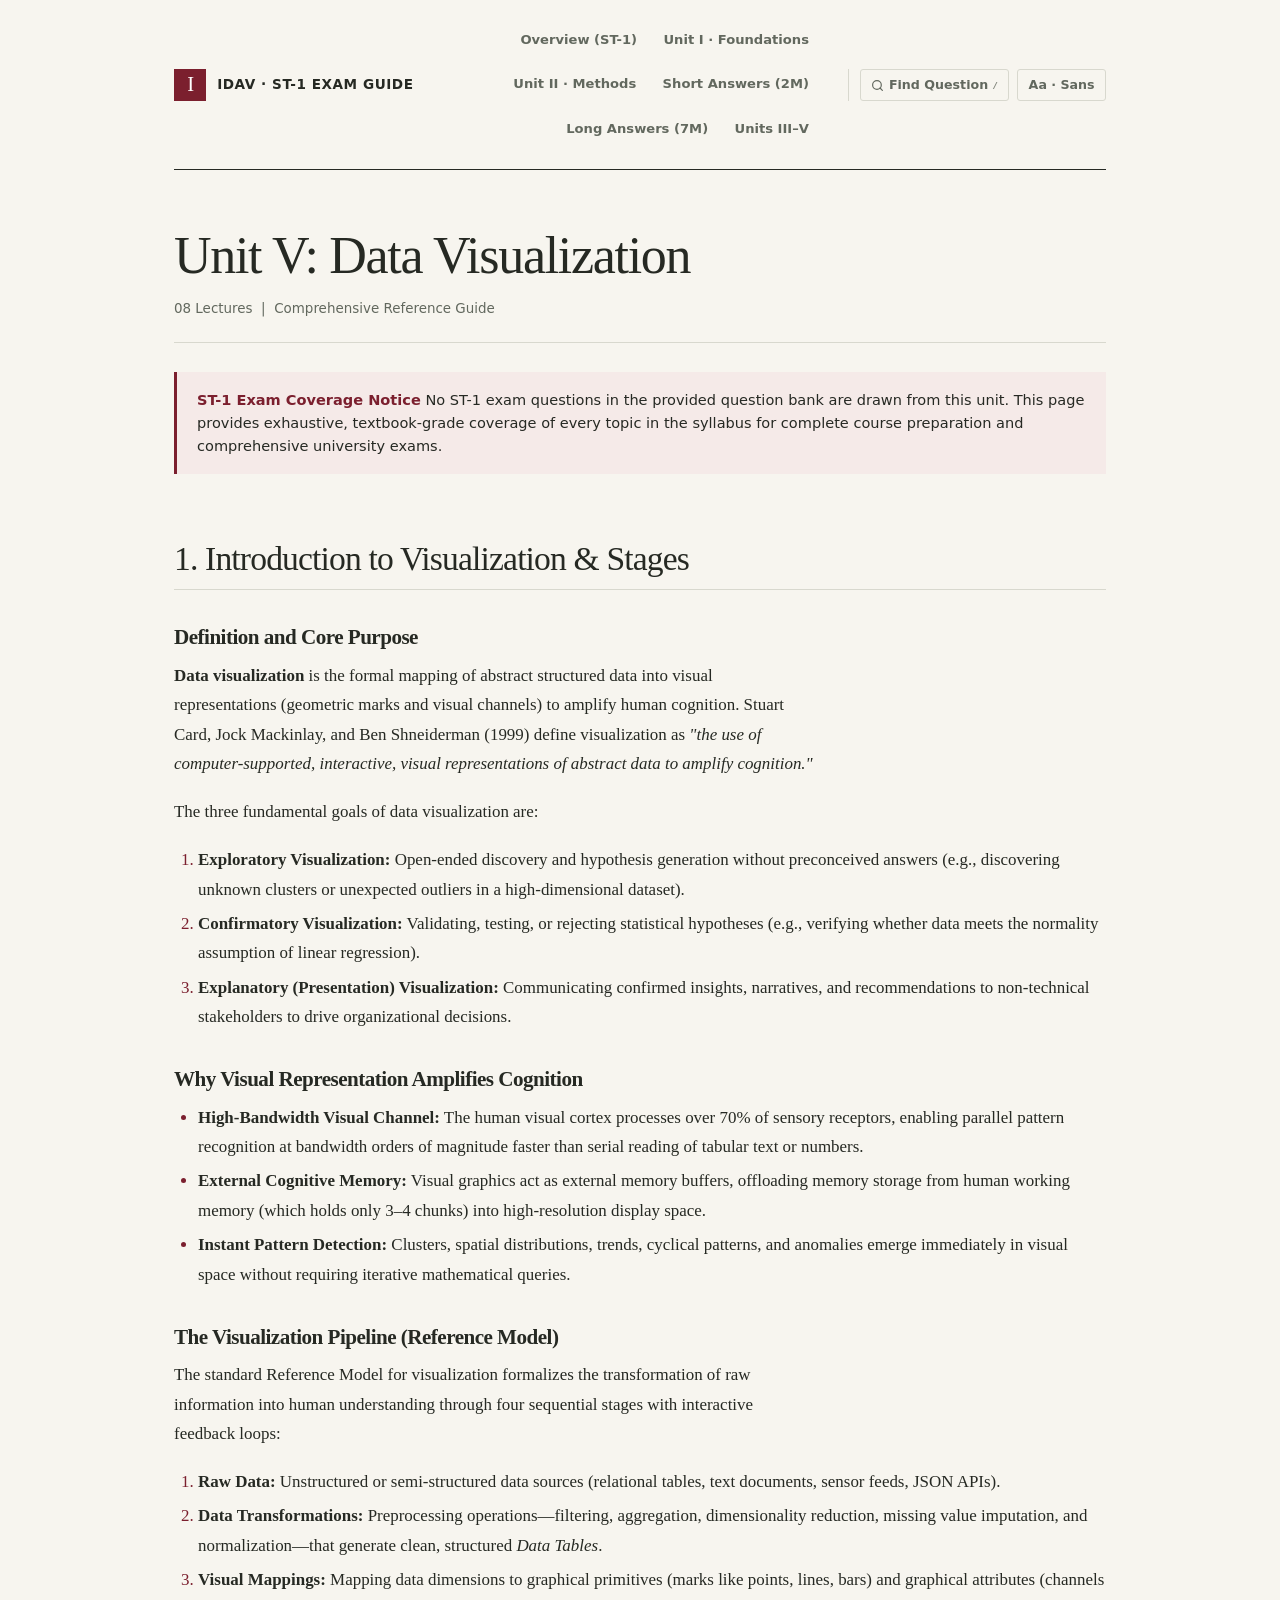
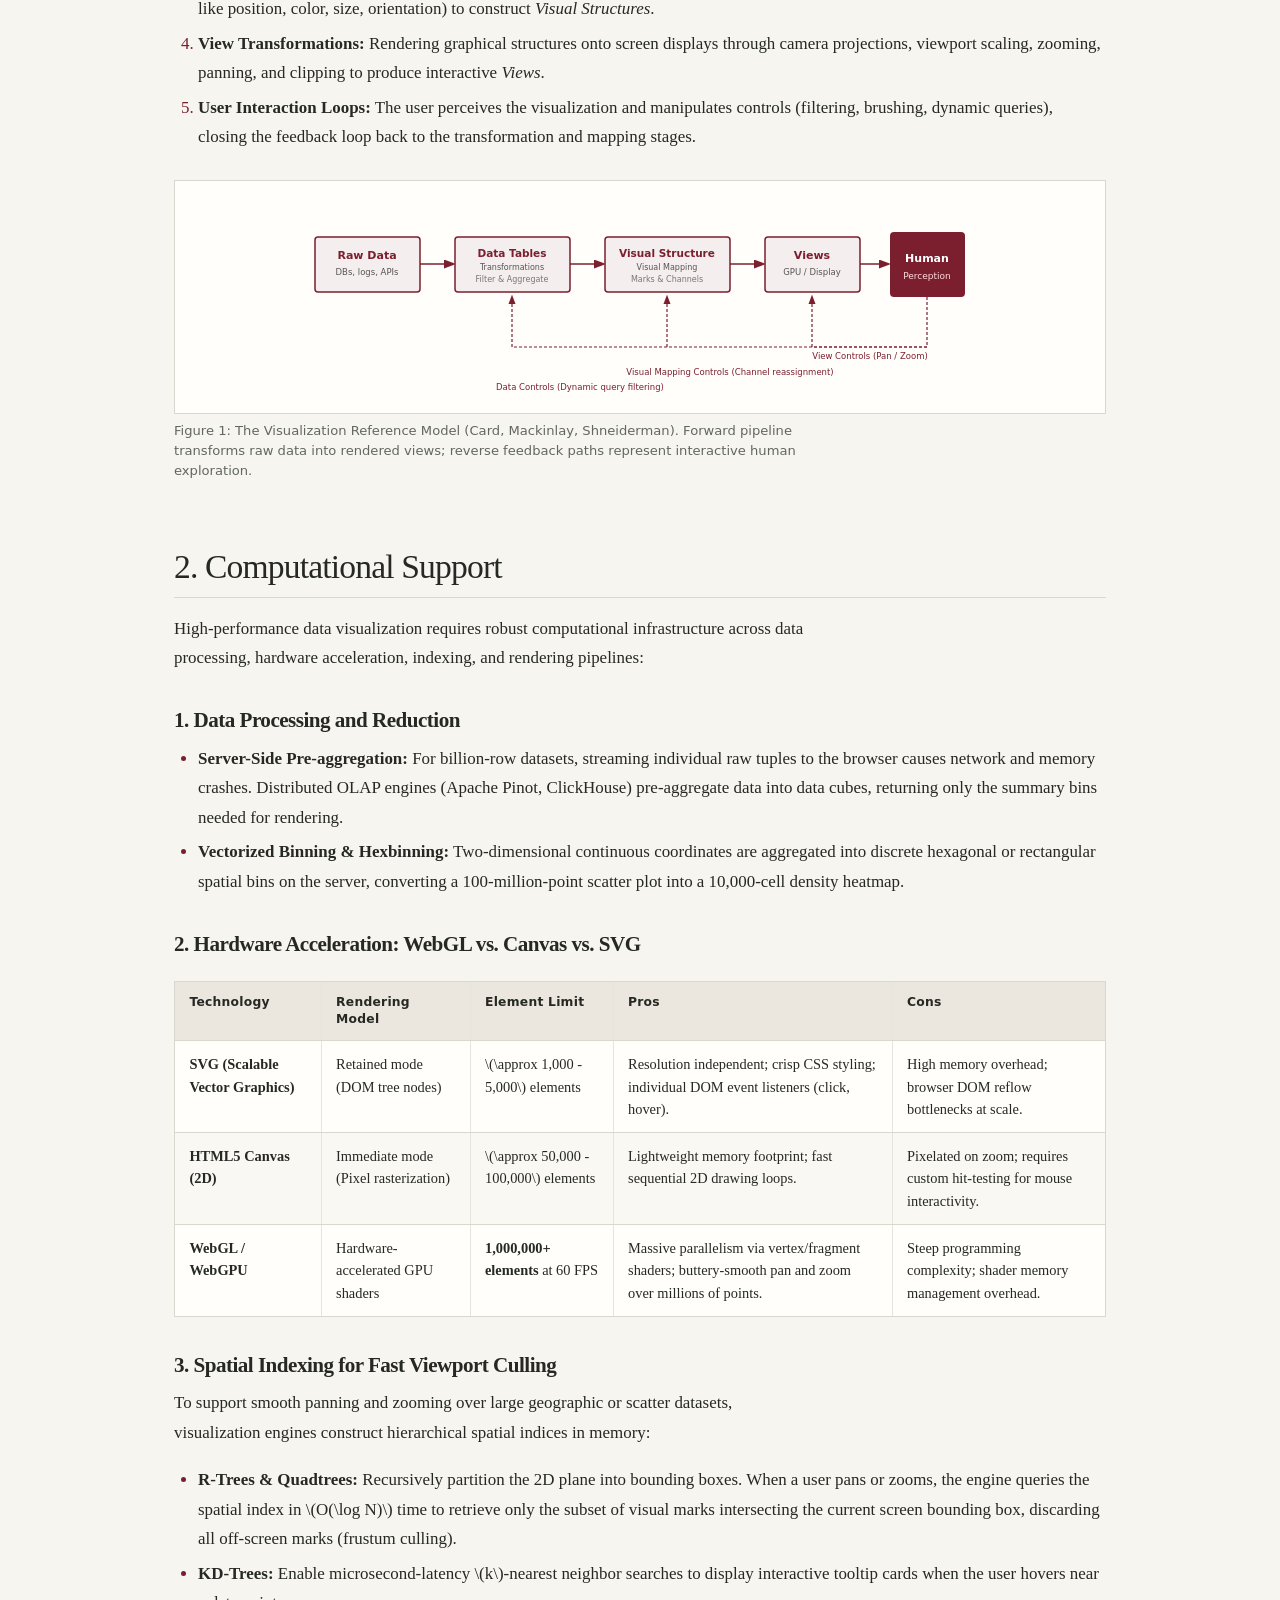
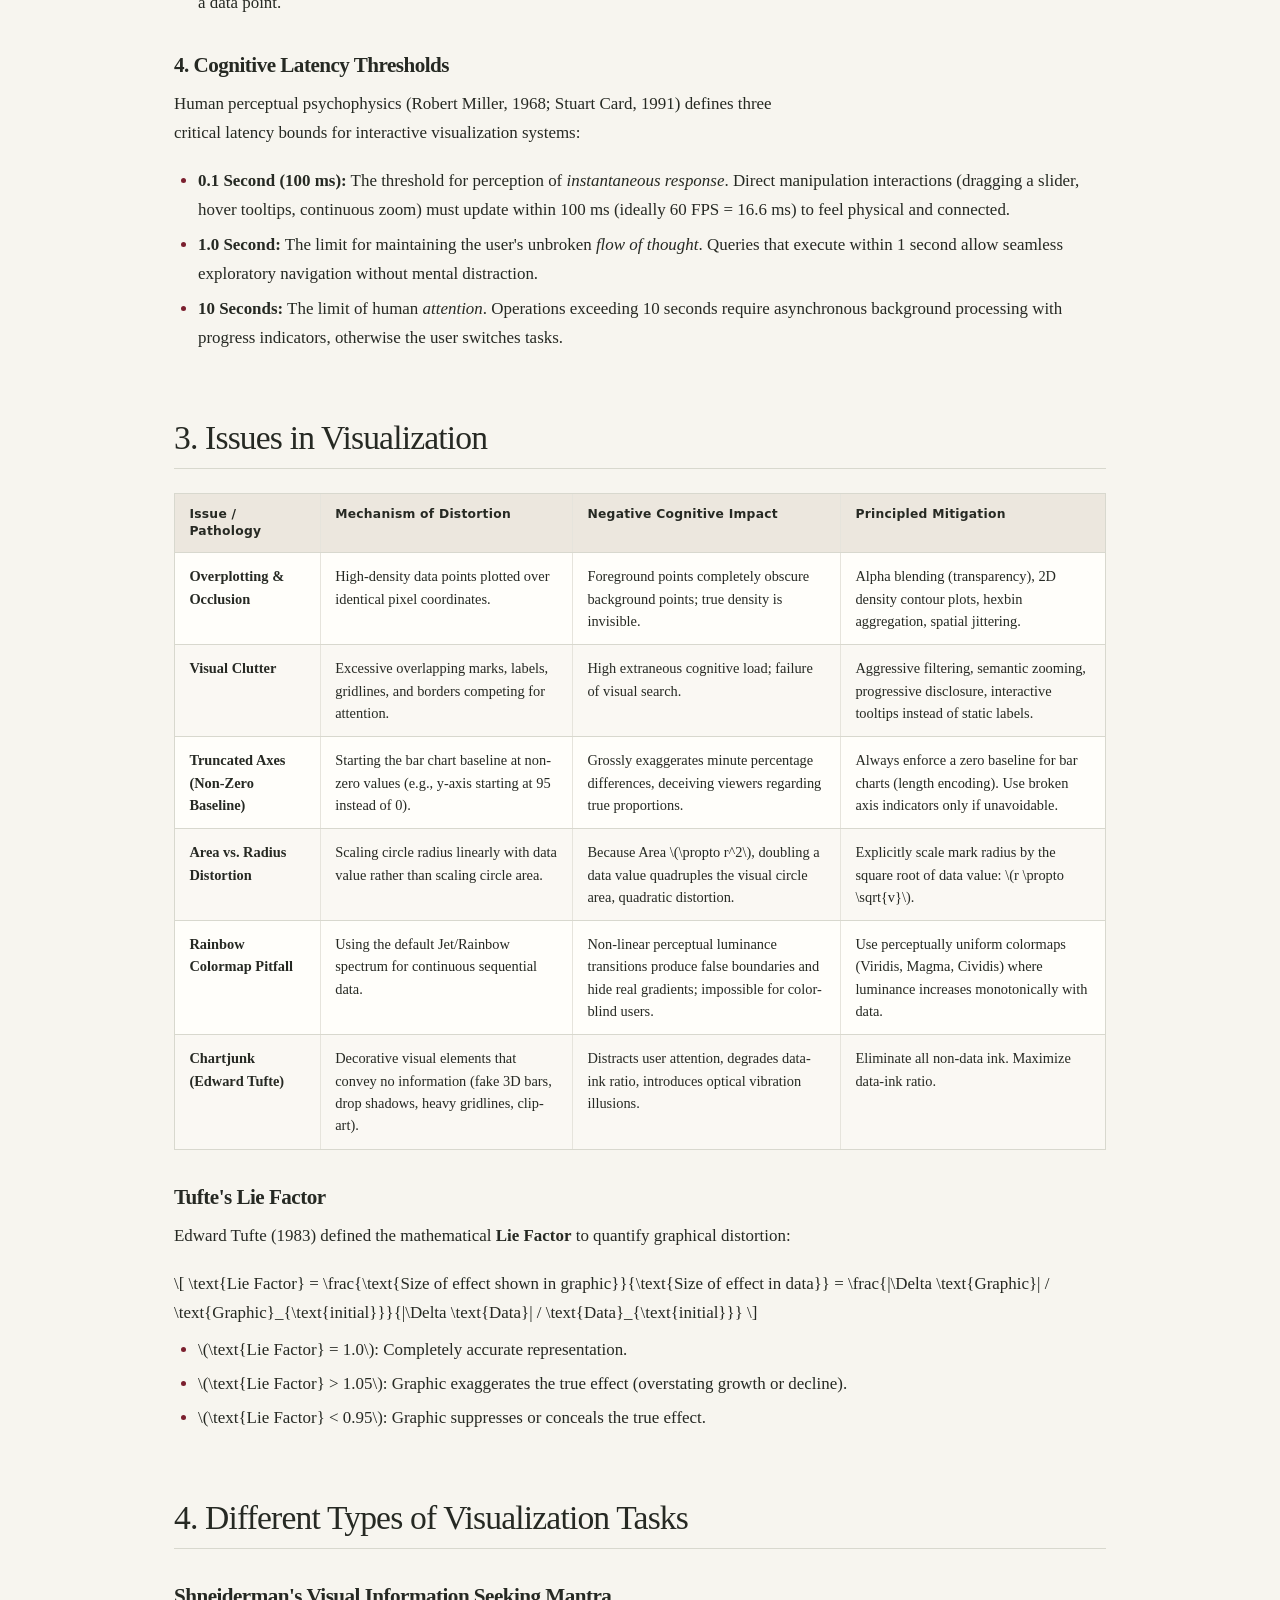
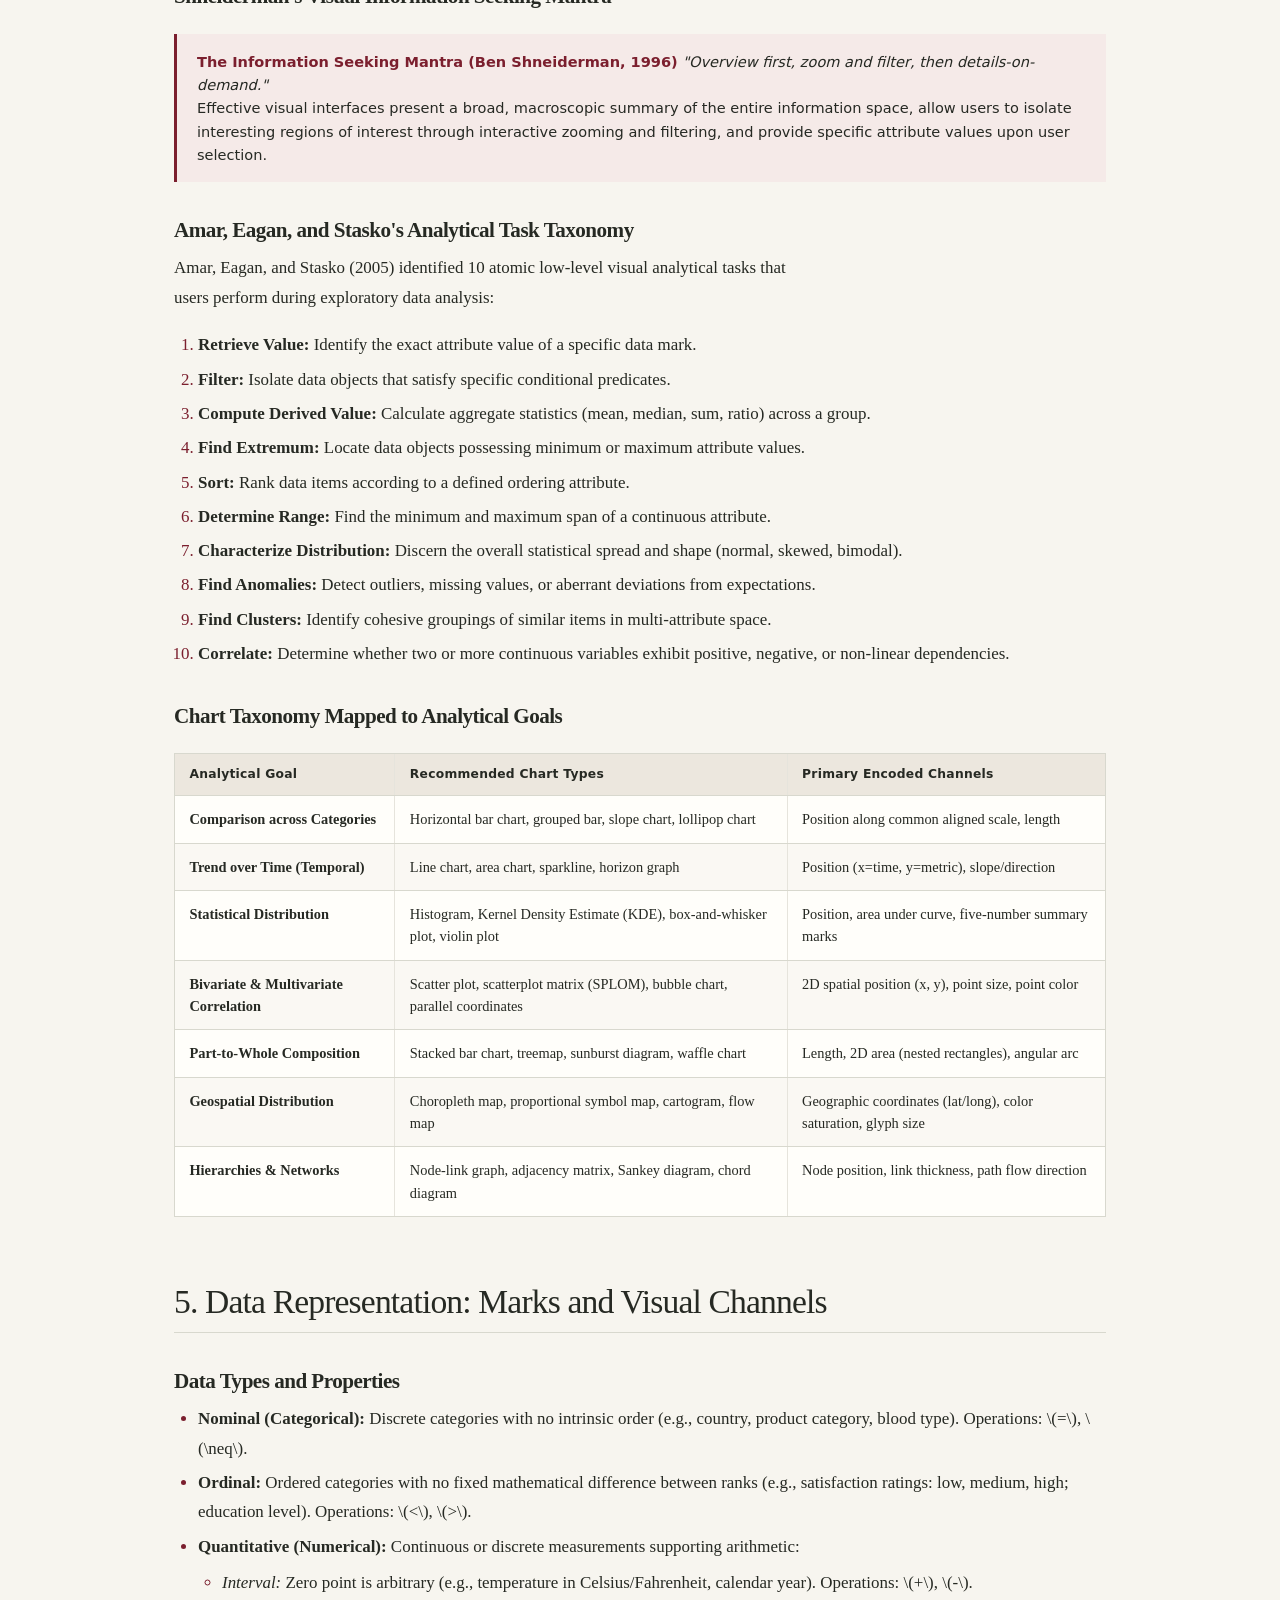
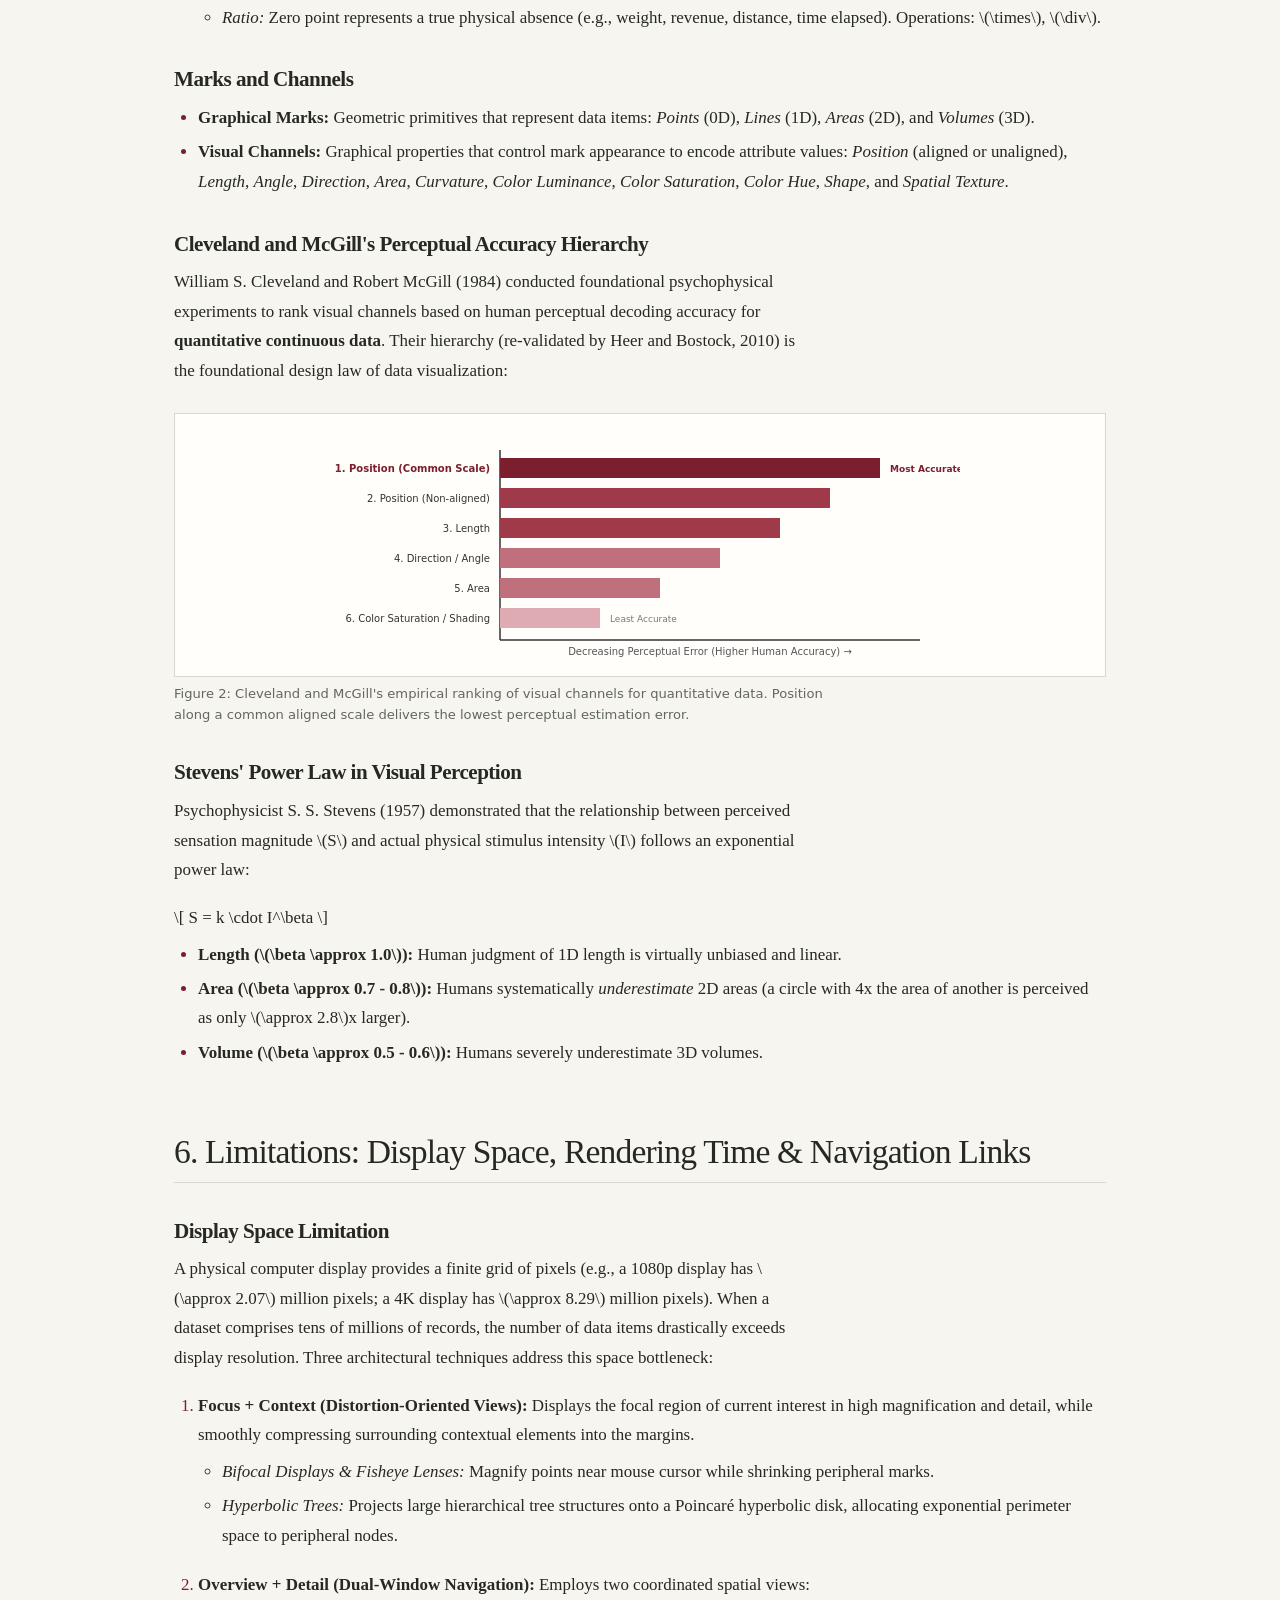
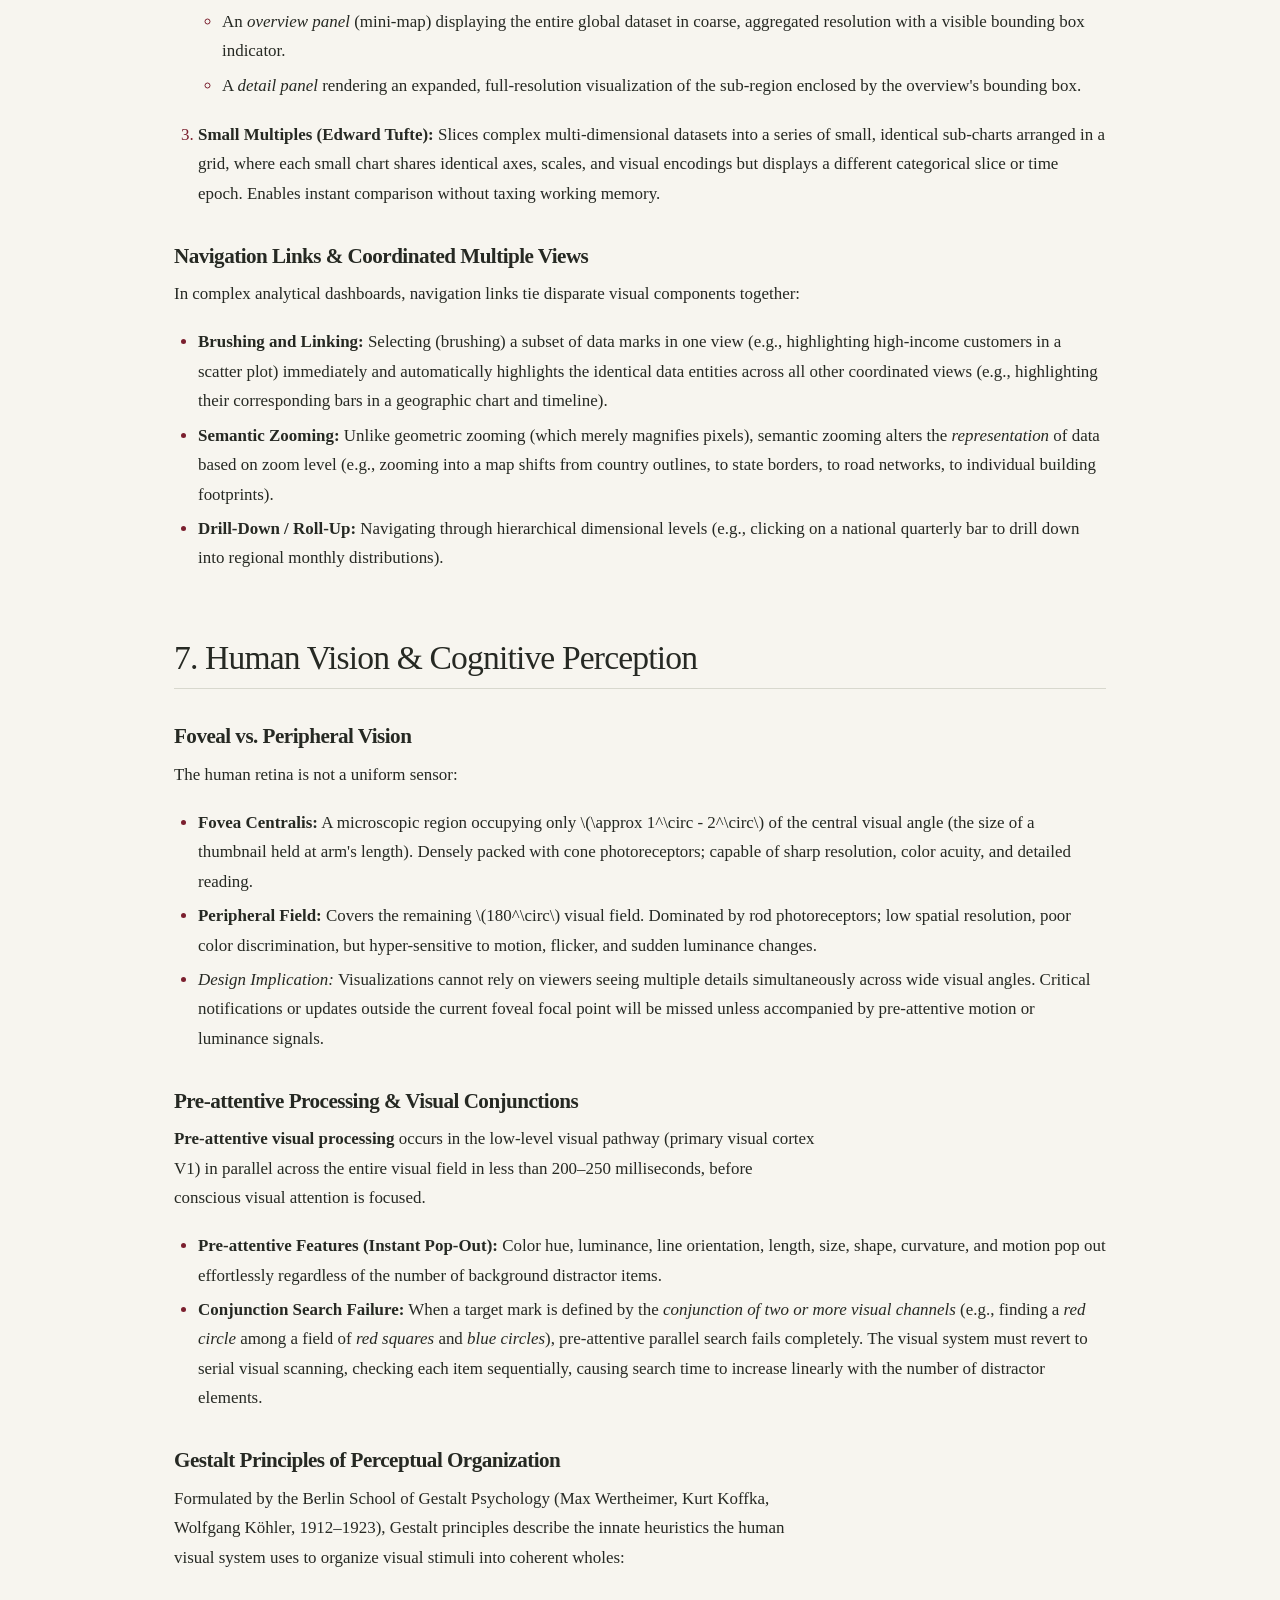
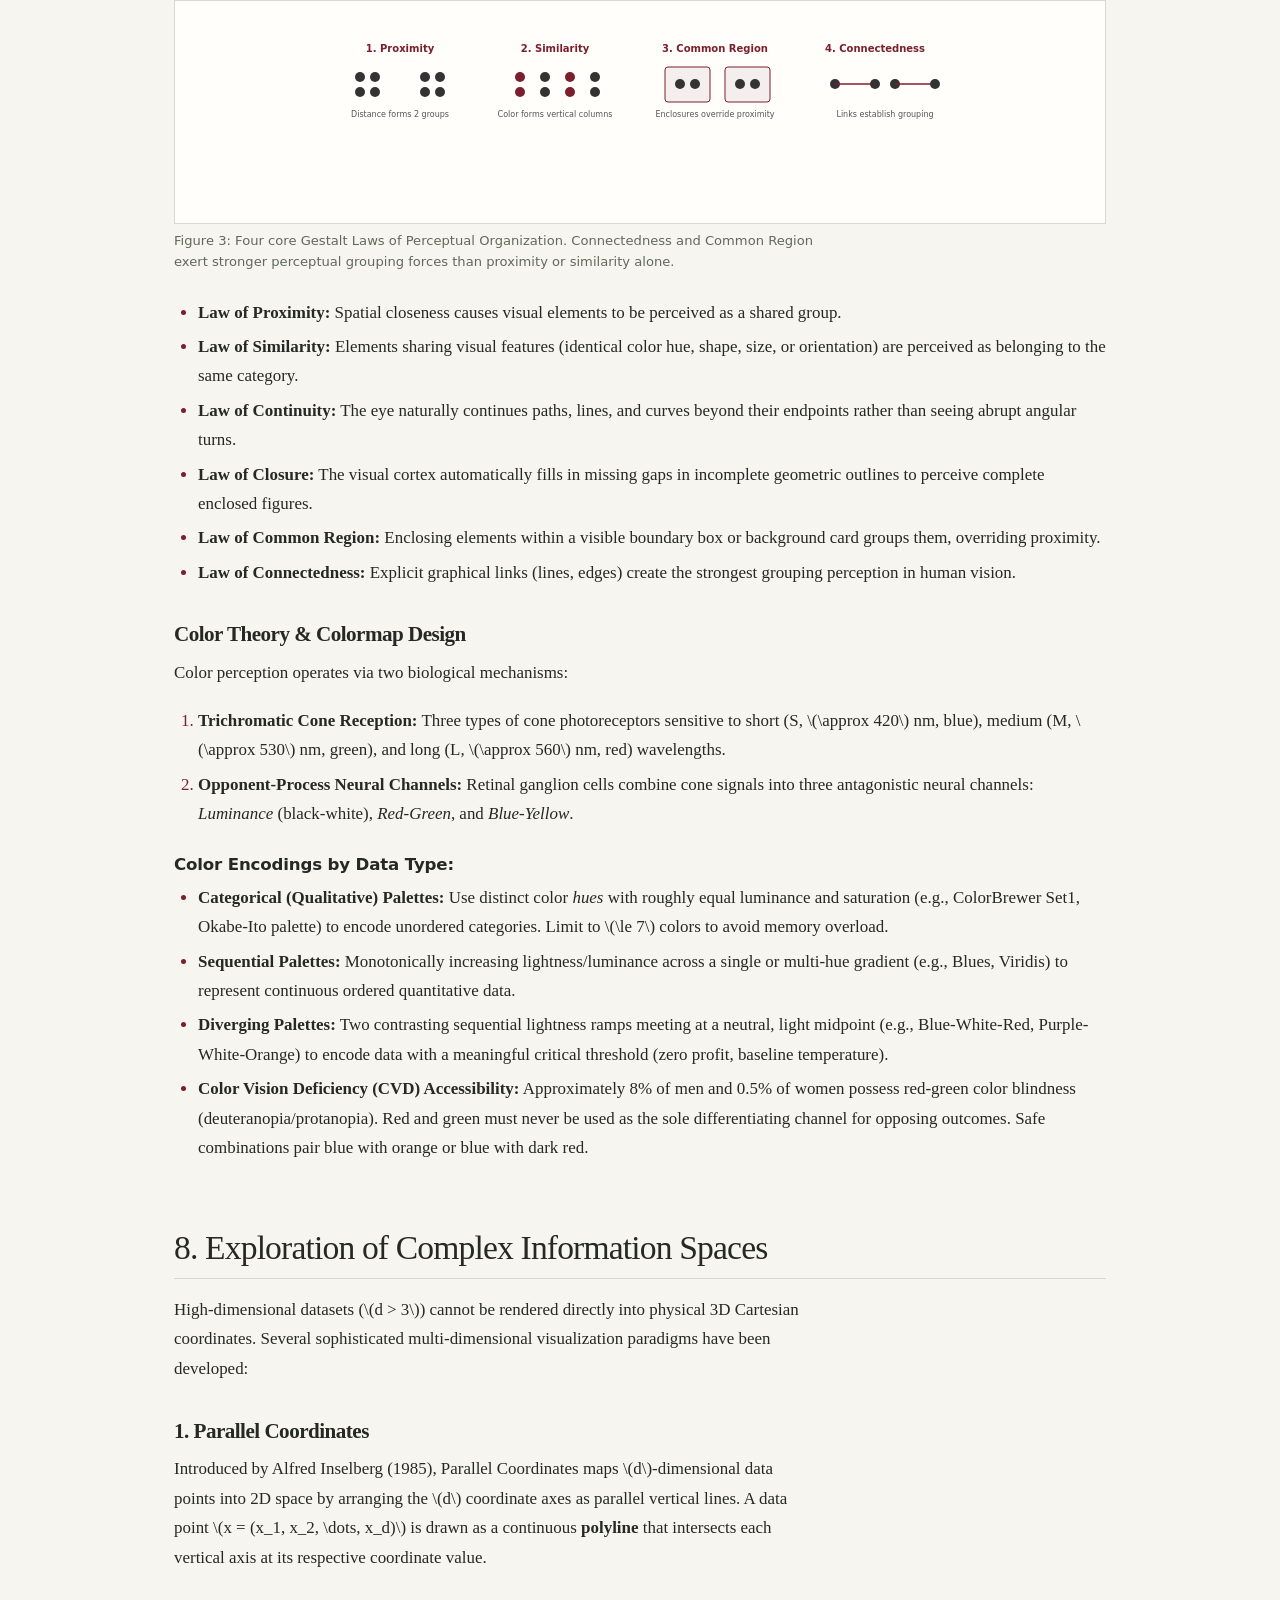
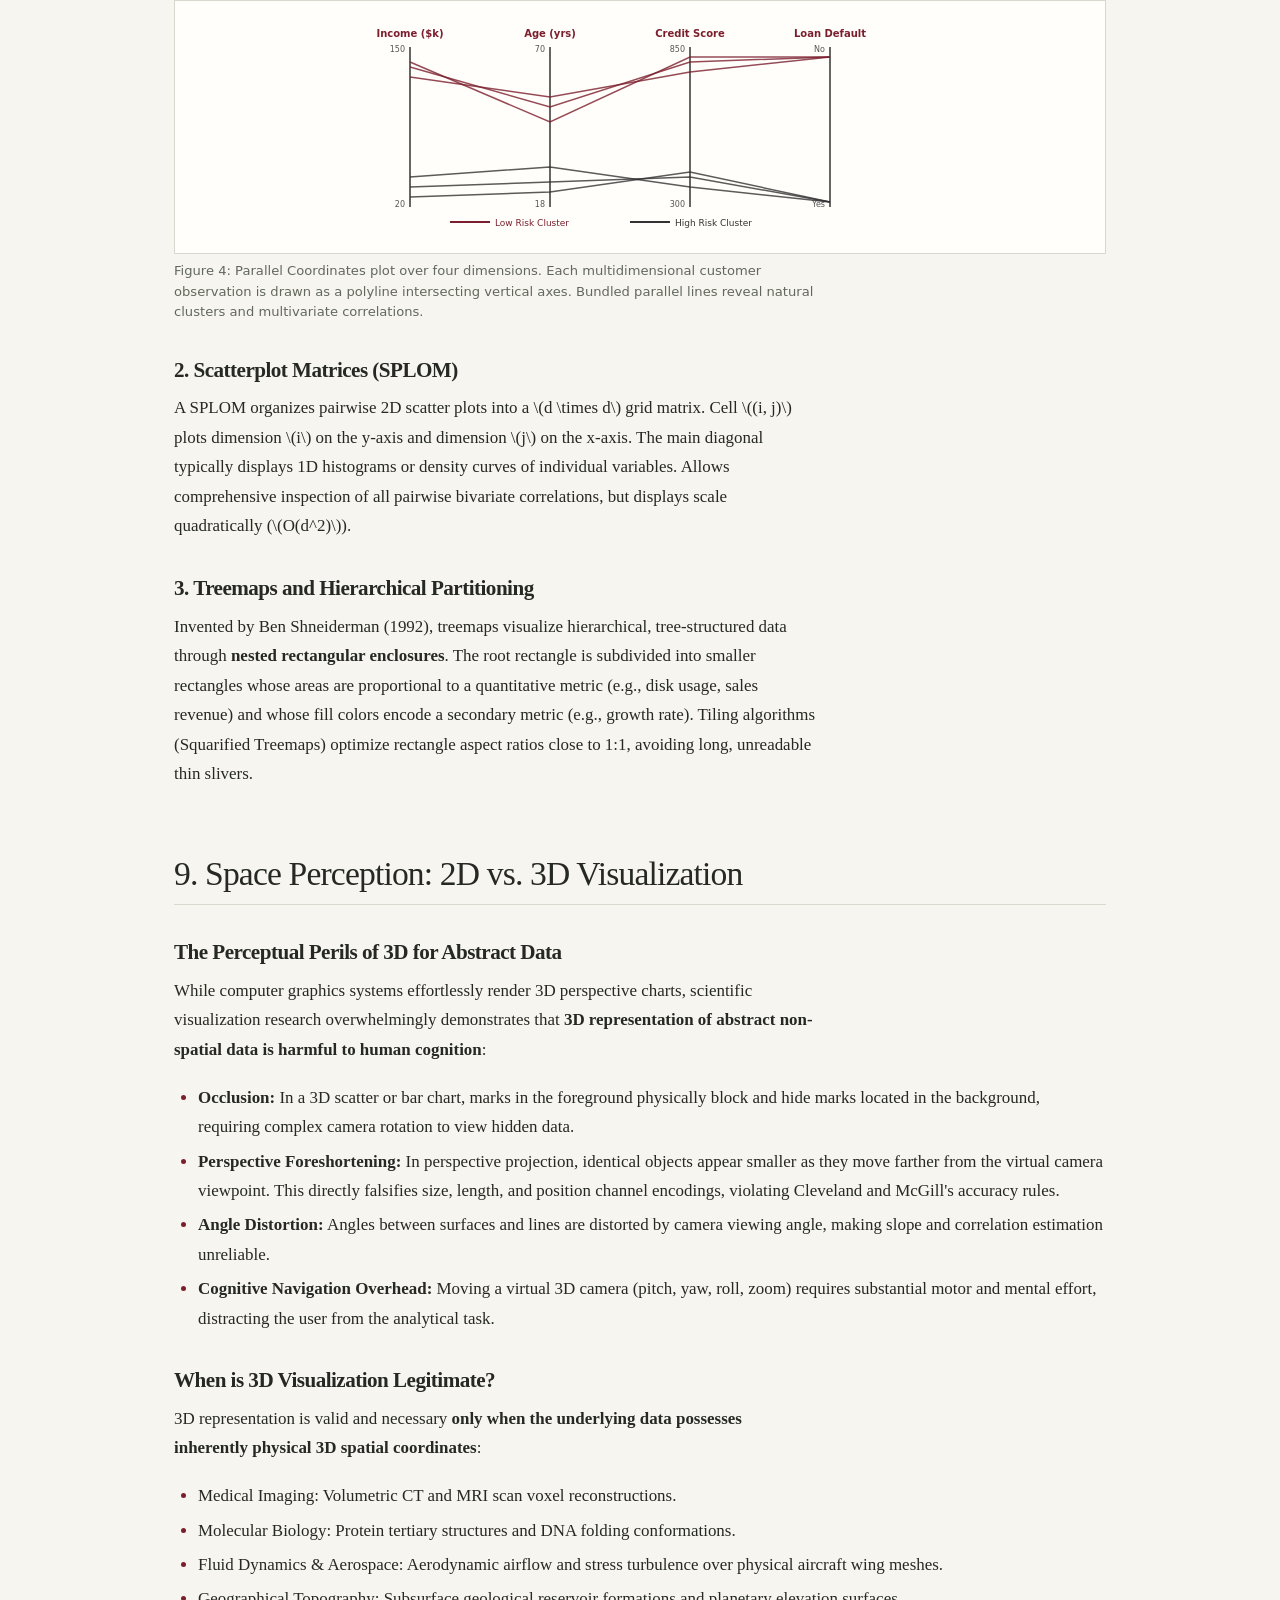
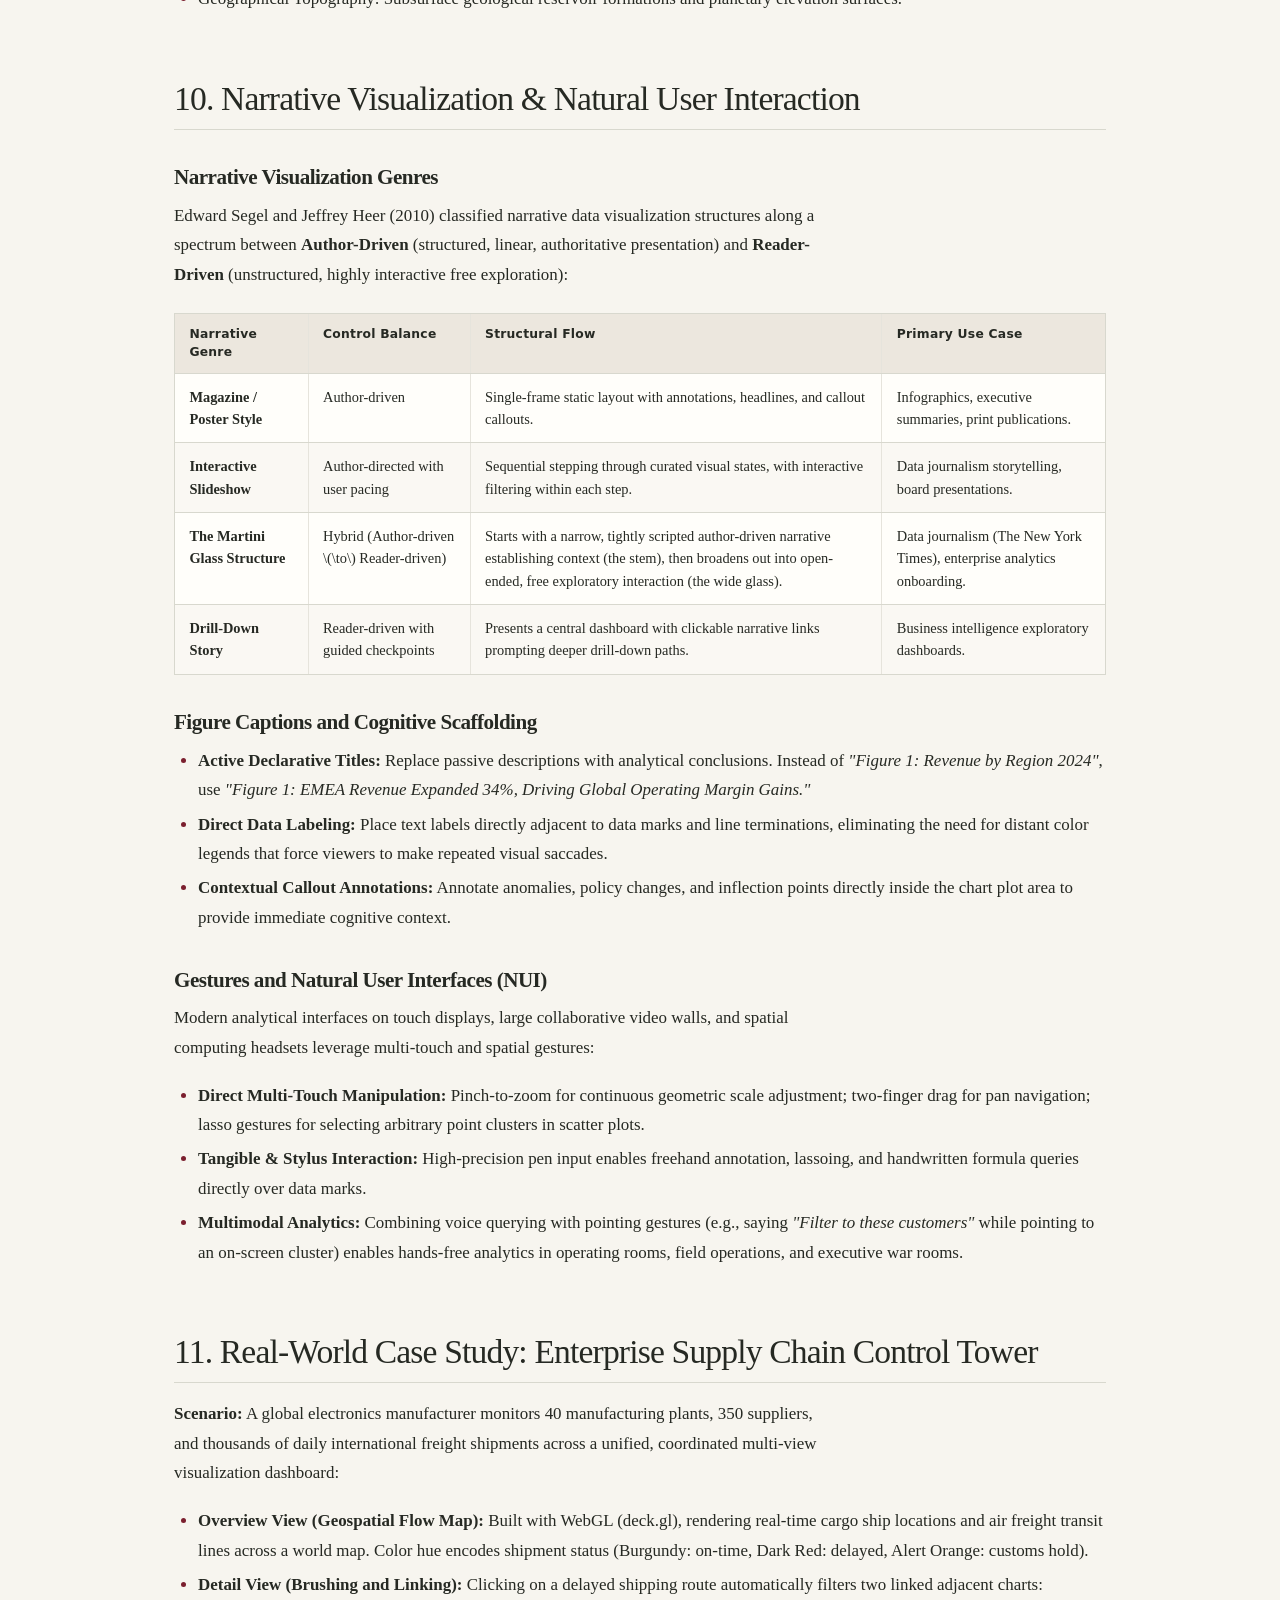
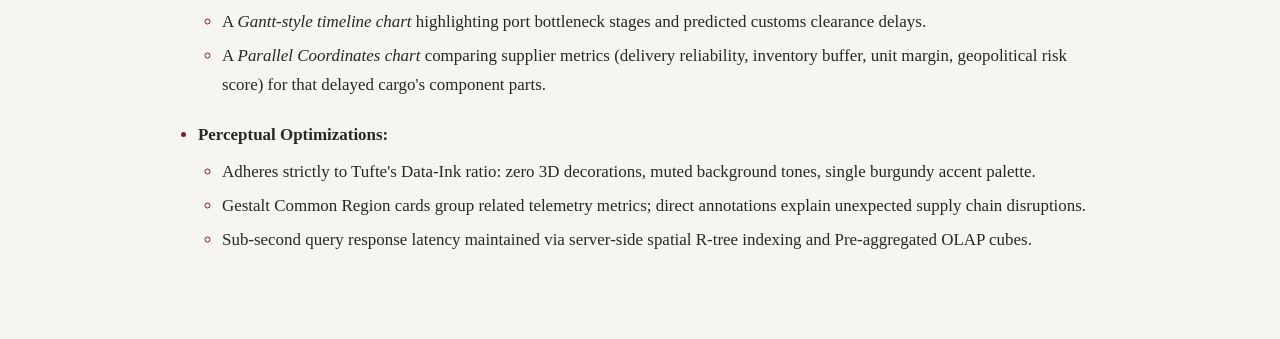
<file: unit5.html>
<!DOCTYPE html>
<html lang="en">
<head>
    <meta charset="UTF-8">
    <meta name="viewport" content="width=device-width, initial-scale=1.0">
    <meta name="description" content="Unit V — Data Visualization. Comprehensive textbook guide on visualization stages, computational support, human vision and perception, Gestalt laws, Cleveland-McGill ranking, display limitations, complex information spaces, and narrative visualization.">
    <title>Unit V — Data Visualization | IDAV Guide</title>
    <link rel="stylesheet" href="style.css">
</head>
<body>

<nav>
    <ul>
        <li><a href="index.html">Home</a></li>
        <li><a href="unit1.html">Unit I</a></li>
        <li><a href="unit2.html">Unit II</a></li>
        <li><a href="unit3.html">Unit III</a></li>
        <li><a href="unit4.html">Unit IV</a></li>
        <li><a href="unit5.html" class="active">Unit V</a></li>
        <li><a href="short-answers.html">Short Answers</a></li>
        <li><a href="long-answers.html">Long Answers</a></li>
    </ul>
</nav>

<main id="top">
<div class="page-header">
    <h1>Unit V: Data Visualization</h1>
    <p>08 Lectures &nbsp;|&nbsp; Comprehensive Reference Guide</p>
</div>

<div class="note-banner">
    <strong>ST-1 Exam Coverage Notice</strong>
    No ST-1 exam questions in the provided question bank are drawn from this unit. This page provides exhaustive, textbook-grade coverage of every topic in the syllabus for complete course preparation and comprehensive university exams.
</div>

<!-- ===================================================================
     1. INTRODUCTION TO VISUALIZATION AND STAGES
     =================================================================== -->
<h2>1. Introduction to Visualization &amp; Stages</h2>

<h3>Definition and Core Purpose</h3>
<p><strong>Data visualization</strong> is the formal mapping of abstract structured data into visual representations (geometric marks and visual channels) to amplify human cognition. Stuart Card, Jock Mackinlay, and Ben Shneiderman (1999) define visualization as <em>"the use of computer-supported, interactive, visual representations of abstract data to amplify cognition."</em></p>

<p>The three fundamental goals of data visualization are:</p>
<ol>
    <li><strong>Exploratory Visualization:</strong> Open-ended discovery and hypothesis generation without preconceived answers (e.g., discovering unknown clusters or unexpected outliers in a high-dimensional dataset).</li>
    <li><strong>Confirmatory Visualization:</strong> Validating, testing, or rejecting statistical hypotheses (e.g., verifying whether data meets the normality assumption of linear regression).</li>
    <li><strong>Explanatory (Presentation) Visualization:</strong> Communicating confirmed insights, narratives, and recommendations to non-technical stakeholders to drive organizational decisions.</li>
</ol>

<h3>Why Visual Representation Amplifies Cognition</h3>
<ul>
    <li><strong>High-Bandwidth Visual Channel:</strong> The human visual cortex processes over 70% of sensory receptors, enabling parallel pattern recognition at bandwidth orders of magnitude faster than serial reading of tabular text or numbers.</li>
    <li><strong>External Cognitive Memory:</strong> Visual graphics act as external memory buffers, offloading memory storage from human working memory (which holds only 3–4 chunks) into high-resolution display space.</li>
    <li><strong>Instant Pattern Detection:</strong> Clusters, spatial distributions, trends, cyclical patterns, and anomalies emerge immediately in visual space without requiring iterative mathematical queries.</li>
</ul>

<h3>The Visualization Pipeline (Reference Model)</h3>
<p>The standard Reference Model for visualization formalizes the transformation of raw information into human understanding through four sequential stages with interactive feedback loops:</p>

<ol>
    <li><strong>Raw Data:</strong> Unstructured or semi-structured data sources (relational tables, text documents, sensor feeds, JSON APIs).</li>
    <li><strong>Data Transformations:</strong> Preprocessing operations—filtering, aggregation, dimensionality reduction, missing value imputation, and normalization—that generate clean, structured <em>Data Tables</em>.</li>
    <li><strong>Visual Mappings:</strong> Mapping data dimensions to graphical primitives (marks like points, lines, bars) and graphical attributes (channels like position, color, size, orientation) to construct <em>Visual Structures</em>.</li>
    <li><strong>View Transformations:</strong> Rendering graphical structures onto screen displays through camera projections, viewport scaling, zooming, panning, and clipping to produce interactive <em>Views</em>.</li>
    <li><strong>User Interaction Loops:</strong> The user perceives the visualization and manipulates controls (filtering, brushing, dynamic queries), closing the feedback loop back to the transformation and mapping stages.</li>
</ol>

<div class="diagram-wrap">
    <svg width="680" height="200" viewBox="0 0 680 200" xmlns="http://www.w3.org/2000/svg" aria-label="Visualization Reference Pipeline diagram showing stages and interaction feedback loops">
        <defs>
            <marker id="arrU5Pipe" markerWidth="8" markerHeight="8" refX="6" refY="3" orient="auto">
                <path d="M0,0 L0,6 L8,3 z" fill="#7b1f2e"/>
            </marker>
        </defs>

        <!-- Stage 1 -->
        <rect x="15" y="40" width="105" height="55" rx="3" fill="#f5eeee" stroke="#7b1f2e" stroke-width="1.5"/>
        <text x="67" y="62" text-anchor="middle" font-family="system-ui,sans-serif" font-size="11" font-weight="bold" fill="#7b1f2e">Raw Data</text>
        <text x="67" y="78" text-anchor="middle" font-family="system-ui,sans-serif" font-size="8.5" fill="#555">DBs, logs, APIs</text>

        <line x1="120" y1="67" x2="153" y2="67" stroke="#7b1f2e" stroke-width="1.5" marker-end="url(#arrU5Pipe)"/>

        <!-- Stage 2 -->
        <rect x="155" y="40" width="115" height="55" rx="3" fill="#f5eeee" stroke="#7b1f2e" stroke-width="1.5"/>
        <text x="212" y="60" text-anchor="middle" font-family="system-ui,sans-serif" font-size="10.5" font-weight="bold" fill="#7b1f2e">Data Tables</text>
        <text x="212" y="73" text-anchor="middle" font-family="system-ui,sans-serif" font-size="8" fill="#555">Transformations</text>
        <text x="212" y="85" text-anchor="middle" font-family="system-ui,sans-serif" font-size="8" fill="#777">Filter &amp; Aggregate</text>

        <line x1="270" y1="67" x2="303" y2="67" stroke="#7b1f2e" stroke-width="1.5" marker-end="url(#arrU5Pipe)"/>

        <!-- Stage 3 -->
        <rect x="305" y="40" width="125" height="55" rx="3" fill="#f5eeee" stroke="#7b1f2e" stroke-width="1.5"/>
        <text x="367" y="60" text-anchor="middle" font-family="system-ui,sans-serif" font-size="10.5" font-weight="bold" fill="#7b1f2e">Visual Structure</text>
        <text x="367" y="73" text-anchor="middle" font-family="system-ui,sans-serif" font-size="8" fill="#555">Visual Mapping</text>
        <text x="367" y="85" text-anchor="middle" font-family="system-ui,sans-serif" font-size="8" fill="#777">Marks &amp; Channels</text>

        <line x1="430" y1="67" x2="463" y2="67" stroke="#7b1f2e" stroke-width="1.5" marker-end="url(#arrU5Pipe)"/>

        <!-- Stage 4 -->
        <rect x="465" y="40" width="95" height="55" rx="3" fill="#f5eeee" stroke="#7b1f2e" stroke-width="1.5"/>
        <text x="512" y="62" text-anchor="middle" font-family="system-ui,sans-serif" font-size="11" font-weight="bold" fill="#7b1f2e">Views</text>
        <text x="512" y="78" text-anchor="middle" font-family="system-ui,sans-serif" font-size="8.5" fill="#555">GPU / Display</text>

        <line x1="560" y1="67" x2="588" y2="67" stroke="#7b1f2e" stroke-width="1.5" marker-end="url(#arrU5Pipe)"/>

        <!-- Human User -->
        <rect x="590" y="35" width="75" height="65" rx="4" fill="#7b1f2e"/>
        <text x="627" y="65" text-anchor="middle" font-family="system-ui,sans-serif" font-size="11" font-weight="bold" fill="#fff">Human</text>
        <text x="627" y="82" text-anchor="middle" font-family="system-ui,sans-serif" font-size="9" fill="#fdd">Perception</text>

        <!-- Feedback Loops -->
        <path d="M 627,100 L 627,150 L 512,150 L 512,100" fill="none" stroke="#7b1f2e" stroke-width="1.2" stroke-dasharray="3,2" marker-end="url(#arrU5Pipe)"/>
        <text x="570" y="162" text-anchor="middle" font-family="system-ui,sans-serif" font-size="8.5" fill="#7b1f2e">View Controls (Pan / Zoom)</text>

        <path d="M 627,150 L 367,150 L 367,100" fill="none" stroke="#7b1f2e" stroke-width="1.2" stroke-dasharray="3,2" marker-end="url(#arrU5Pipe)"/>
        <text x="430" y="178" text-anchor="middle" font-family="system-ui,sans-serif" font-size="8.5" fill="#7b1f2e">Visual Mapping Controls (Channel reassignment)</text>

        <path d="M 367,150 L 212,150 L 212,100" fill="none" stroke="#7b1f2e" stroke-width="1.2" stroke-dasharray="3,2" marker-end="url(#arrU5Pipe)"/>
        <text x="280" y="193" text-anchor="middle" font-family="system-ui,sans-serif" font-size="8.5" fill="#7b1f2e">Data Controls (Dynamic query filtering)</text>
    </svg>
</div>
<p class="diagram-caption">Figure 1: The Visualization Reference Model (Card, Mackinlay, Shneiderman). Forward pipeline transforms raw data into rendered views; reverse feedback paths represent interactive human exploration.</p>

<!-- ===================================================================
     2. COMPUTATIONAL SUPPORT
     =================================================================== -->
<h2>2. Computational Support</h2>

<p>High-performance data visualization requires robust computational infrastructure across data processing, hardware acceleration, indexing, and rendering pipelines:</p>

<h3>1. Data Processing and Reduction</h3>
<ul>
    <li><strong>Server-Side Pre-aggregation:</strong> For billion-row datasets, streaming individual raw tuples to the browser causes network and memory crashes. Distributed OLAP engines (Apache Pinot, ClickHouse) pre-aggregate data into data cubes, returning only the summary bins needed for rendering.</li>
    <li><strong>Vectorized Binning &amp; Hexbinning:</strong> Two-dimensional continuous coordinates are aggregated into discrete hexagonal or rectangular spatial bins on the server, converting a 100-million-point scatter plot into a 10,000-cell density heatmap.</li>
</ul>

<h3>2. Hardware Acceleration: WebGL vs. Canvas vs. SVG</h3>
<table>
    <thead>
        <tr>
            <th>Technology</th>
            <th>Rendering Model</th>
            <th>Element Limit</th>
            <th>Pros</th>
            <th>Cons</th>
        </tr>
    </thead>
    <tbody>
        <tr>
            <td><strong>SVG (Scalable Vector Graphics)</strong></td>
            <td>Retained mode (DOM tree nodes)</td>
            <td>\(\approx 1,000 - 5,000\) elements</td>
            <td>Resolution independent; crisp CSS styling; individual DOM event listeners (click, hover).</td>
            <td>High memory overhead; browser DOM reflow bottlenecks at scale.</td>
        </tr>
        <tr>
            <td><strong>HTML5 Canvas (2D)</strong></td>
            <td>Immediate mode (Pixel rasterization)</td>
            <td>\(\approx 50,000 - 100,000\) elements</td>
            <td>Lightweight memory footprint; fast sequential 2D drawing loops.</td>
            <td>Pixelated on zoom; requires custom hit-testing for mouse interactivity.</td>
        </tr>
        <tr>
            <td><strong>WebGL / WebGPU</strong></td>
            <td>Hardware-accelerated GPU shaders</td>
            <td><strong>1,000,000+ elements</strong> at 60 FPS</td>
            <td>Massive parallelism via vertex/fragment shaders; buttery-smooth pan and zoom over millions of points.</td>
            <td>Steep programming complexity; shader memory management overhead.</td>
        </tr>
    </tbody>
</table>

<h3>3. Spatial Indexing for Fast Viewport Culling</h3>
<p>To support smooth panning and zooming over large geographic or scatter datasets, visualization engines construct hierarchical spatial indices in memory:</p>
<ul>
    <li><strong>R-Trees &amp; Quadtrees:</strong> Recursively partition the 2D plane into bounding boxes. When a user pans or zooms, the engine queries the spatial index in \(O(\log N)\) time to retrieve only the subset of visual marks intersecting the current screen bounding box, discarding all off-screen marks (frustum culling).</li>
    <li><strong>KD-Trees:</strong> Enable microsecond-latency \(k\)-nearest neighbor searches to display interactive tooltip cards when the user hovers near a data point.</li>
</ul>

<h3>4. Cognitive Latency Thresholds</h3>
<p>Human perceptual psychophysics (Robert Miller, 1968; Stuart Card, 1991) defines three critical latency bounds for interactive visualization systems:</p>
<ul>
    <li><strong>0.1 Second (100 ms):</strong> The threshold for perception of <em>instantaneous response</em>. Direct manipulation interactions (dragging a slider, hover tooltips, continuous zoom) must update within 100 ms (ideally 60 FPS = 16.6 ms) to feel physical and connected.</li>
    <li><strong>1.0 Second:</strong> The limit for maintaining the user's unbroken <em>flow of thought</em>. Queries that execute within 1 second allow seamless exploratory navigation without mental distraction.</li>
    <li><strong>10 Seconds:</strong> The limit of human <em>attention</em>. Operations exceeding 10 seconds require asynchronous background processing with progress indicators, otherwise the user switches tasks.</li>
</ul>

<!-- ===================================================================
     3. ISSUES IN VISUALIZATION
     =================================================================== -->
<h2>3. Issues in Visualization</h2>

<table>
    <thead>
        <tr>
            <th>Issue / Pathology</th>
            <th>Mechanism of Distortion</th>
            <th>Negative Cognitive Impact</th>
            <th>Principled Mitigation</th>
        </tr>
    </thead>
    <tbody>
        <tr>
            <td><strong>Overplotting &amp; Occlusion</strong></td>
            <td>High-density data points plotted over identical pixel coordinates.</td>
            <td>Foreground points completely obscure background points; true density is invisible.</td>
            <td>Alpha blending (transparency), 2D density contour plots, hexbin aggregation, spatial jittering.</td>
        </tr>
        <tr>
            <td><strong>Visual Clutter</strong></td>
            <td>Excessive overlapping marks, labels, gridlines, and borders competing for attention.</td>
            <td>High extraneous cognitive load; failure of visual search.</td>
            <td>Aggressive filtering, semantic zooming, progressive disclosure, interactive tooltips instead of static labels.</td>
        </tr>
        <tr>
            <td><strong>Truncated Axes (Non-Zero Baseline)</strong></td>
            <td>Starting the bar chart baseline at non-zero values (e.g., y-axis starting at 95 instead of 0).</td>
            <td>Grossly exaggerates minute percentage differences, deceiving viewers regarding true proportions.</td>
            <td>Always enforce a zero baseline for bar charts (length encoding). Use broken axis indicators only if unavoidable.</td>
        </tr>
        <tr>
            <td><strong>Area vs. Radius Distortion</strong></td>
            <td>Scaling circle radius linearly with data value rather than scaling circle area.</td>
            <td>Because Area \(\propto r^2\), doubling a data value quadruples the visual circle area, quadratic distortion.</td>
            <td>Explicitly scale mark radius by the square root of data value: \(r \propto \sqrt{v}\).</td>
        </tr>
        <tr>
            <td><strong>Rainbow Colormap Pitfall</strong></td>
            <td>Using the default Jet/Rainbow spectrum for continuous sequential data.</td>
            <td>Non-linear perceptual luminance transitions produce false boundaries and hide real gradients; impossible for color-blind users.</td>
            <td>Use perceptually uniform colormaps (Viridis, Magma, Cividis) where luminance increases monotonically with data.</td>
        </tr>
        <tr>
            <td><strong>Chartjunk (Edward Tufte)</strong></td>
            <td>Decorative visual elements that convey no information (fake 3D bars, drop shadows, heavy gridlines, clip-art).</td>
            <td>Distracts user attention, degrades data-ink ratio, introduces optical vibration illusions.</td>
            <td>Eliminate all non-data ink. Maximize data-ink ratio.</td>
        </tr>
    </tbody>
</table>

<h3>Tufte's Lie Factor</h3>
<p>Edward Tufte (1983) defined the mathematical <strong>Lie Factor</strong> to quantify graphical distortion:</p>
\[ \text{Lie Factor} = \frac{\text{Size of effect shown in graphic}}{\text{Size of effect in data}} = \frac{|\Delta \text{Graphic}| / \text{Graphic}_{\text{initial}}}{|\Delta \text{Data}| / \text{Data}_{\text{initial}}} \]
<ul>
    <li>\(\text{Lie Factor} = 1.0\): Completely accurate representation.</li>
    <li>\(\text{Lie Factor} &gt; 1.05\): Graphic exaggerates the true effect (overstating growth or decline).</li>
    <li>\(\text{Lie Factor} &lt; 0.95\): Graphic suppresses or conceals the true effect.</li>
</ul>

<!-- ===================================================================
     4. DIFFERENT TYPES OF VISUALIZATION TASKS
     =================================================================== -->
<h2>4. Different Types of Visualization Tasks</h2>

<h3>Shneiderman's Visual Information Seeking Mantra</h3>
<div class="note-banner">
    <strong>The Information Seeking Mantra (Ben Shneiderman, 1996)</strong>
    <em>"Overview first, zoom and filter, then details-on-demand."</em><br>
    Effective visual interfaces present a broad, macroscopic summary of the entire information space, allow users to isolate interesting regions of interest through interactive zooming and filtering, and provide specific attribute values upon user selection.
</div>

<h3>Amar, Eagan, and Stasko's Analytical Task Taxonomy</h3>
<p>Amar, Eagan, and Stasko (2005) identified 10 atomic low-level visual analytical tasks that users perform during exploratory data analysis:</p>
<ol>
    <li><strong>Retrieve Value:</strong> Identify the exact attribute value of a specific data mark.</li>
    <li><strong>Filter:</strong> Isolate data objects that satisfy specific conditional predicates.</li>
    <li><strong>Compute Derived Value:</strong> Calculate aggregate statistics (mean, median, sum, ratio) across a group.</li>
    <li><strong>Find Extremum:</strong> Locate data objects possessing minimum or maximum attribute values.</li>
    <li><strong>Sort:</strong> Rank data items according to a defined ordering attribute.</li>
    <li><strong>Determine Range:</strong> Find the minimum and maximum span of a continuous attribute.</li>
    <li><strong>Characterize Distribution:</strong> Discern the overall statistical spread and shape (normal, skewed, bimodal).</li>
    <li><strong>Find Anomalies:</strong> Detect outliers, missing values, or aberrant deviations from expectations.</li>
    <li><strong>Find Clusters:</strong> Identify cohesive groupings of similar items in multi-attribute space.</li>
    <li><strong>Correlate:</strong> Determine whether two or more continuous variables exhibit positive, negative, or non-linear dependencies.</li>
</ol>

<h3>Chart Taxonomy Mapped to Analytical Goals</h3>
<table>
    <thead>
        <tr>
            <th>Analytical Goal</th>
            <th>Recommended Chart Types</th>
            <th>Primary Encoded Channels</th>
        </tr>
    </thead>
    <tbody>
        <tr>
            <td><strong>Comparison across Categories</strong></td>
            <td>Horizontal bar chart, grouped bar, slope chart, lollipop chart</td>
            <td>Position along common aligned scale, length</td>
        </tr>
        <tr>
            <td><strong>Trend over Time (Temporal)</strong></td>
            <td>Line chart, area chart, sparkline, horizon graph</td>
            <td>Position (x=time, y=metric), slope/direction</td>
        </tr>
        <tr>
            <td><strong>Statistical Distribution</strong></td>
            <td>Histogram, Kernel Density Estimate (KDE), box-and-whisker plot, violin plot</td>
            <td>Position, area under curve, five-number summary marks</td>
        </tr>
        <tr>
            <td><strong>Bivariate &amp; Multivariate Correlation</strong></td>
            <td>Scatter plot, scatterplot matrix (SPLOM), bubble chart, parallel coordinates</td>
            <td>2D spatial position (x, y), point size, point color</td>
        </tr>
        <tr>
            <td><strong>Part-to-Whole Composition</strong></td>
            <td>Stacked bar chart, treemap, sunburst diagram, waffle chart</td>
            <td>Length, 2D area (nested rectangles), angular arc</td>
        </tr>
        <tr>
            <td><strong>Geospatial Distribution</strong></td>
            <td>Choropleth map, proportional symbol map, cartogram, flow map</td>
            <td>Geographic coordinates (lat/long), color saturation, glyph size</td>
        </tr>
        <tr>
            <td><strong>Hierarchies &amp; Networks</strong></td>
            <td>Node-link graph, adjacency matrix, Sankey diagram, chord diagram</td>
            <td>Node position, link thickness, path flow direction</td>
        </tr>
    </tbody>
</table>

<!-- ===================================================================
     5. DATA REPRESENTATION: MARKS AND CHANNELS
     =================================================================== -->
<h2>5. Data Representation: Marks and Visual Channels</h2>

<h3>Data Types and Properties</h3>
<ul>
    <li><strong>Nominal (Categorical):</strong> Discrete categories with no intrinsic order (e.g., country, product category, blood type). Operations: \(=\), \(\neq\).</li>
    <li><strong>Ordinal:</strong> Ordered categories with no fixed mathematical difference between ranks (e.g., satisfaction ratings: low, medium, high; education level). Operations: \(&lt;\), \(&gt;\).</li>
    <li><strong>Quantitative (Numerical):</strong> Continuous or discrete measurements supporting arithmetic:
        <ul>
            <li><em>Interval:</em> Zero point is arbitrary (e.g., temperature in Celsius/Fahrenheit, calendar year). Operations: \(+\), \(-\).</li>
            <li><em>Ratio:</em> Zero point represents a true physical absence (e.g., weight, revenue, distance, time elapsed). Operations: \(\times\), \(\div\).</li>
        </ul>
    </li>
</ul>

<h3>Marks and Channels</h3>
<ul>
    <li><strong>Graphical Marks:</strong> Geometric primitives that represent data items: <em>Points</em> (0D), <em>Lines</em> (1D), <em>Areas</em> (2D), and <em>Volumes</em> (3D).</li>
    <li><strong>Visual Channels:</strong> Graphical properties that control mark appearance to encode attribute values: <em>Position</em> (aligned or unaligned), <em>Length</em>, <em>Angle</em>, <em>Direction</em>, <em>Area</em>, <em>Curvature</em>, <em>Color Luminance</em>, <em>Color Saturation</em>, <em>Color Hue</em>, <em>Shape</em>, and <em>Spatial Texture</em>.</li>
</ul>

<h3>Cleveland and McGill's Perceptual Accuracy Hierarchy</h3>
<p>William S. Cleveland and Robert McGill (1984) conducted foundational psychophysical experiments to rank visual channels based on human perceptual decoding accuracy for <strong>quantitative continuous data</strong>. Their hierarchy (re-validated by Heer and Bostock, 2010) is the foundational design law of data visualization:</p>

<div class="diagram-wrap">
    <svg width="640" height="230" viewBox="0 0 640 230" xmlns="http://www.w3.org/2000/svg" aria-label="Cleveland and McGill perceptual channel ranking for quantitative data">
        <!-- Axes -->
        <line x1="180" y1="20" x2="180" y2="210" stroke="#333" stroke-width="1.5"/>
        <line x1="180" y1="210" x2="600" y2="210" stroke="#333" stroke-width="1.5"/>
        <text x="390" y="225" text-anchor="middle" font-family="system-ui,sans-serif" font-size="10" fill="#555">Decreasing Perceptual Error (Higher Human Accuracy) →</text>

        <!-- Channel Bars -->
        <!-- 1. Position on common scale -->
        <text x="170" y="42" text-anchor="end" font-family="system-ui,sans-serif" font-size="10" font-weight="bold" fill="#7b1f2e">1. Position (Common Scale)</text>
        <rect x="180" y="28" width="380" height="20" fill="#7b1f2e"/>
        <text x="570" y="42" font-family="system-ui,sans-serif" font-size="9" font-weight="bold" fill="#7b1f2e">Most Accurate</text>

        <!-- 2. Position on non-aligned scale -->
        <text x="170" y="72" text-anchor="end" font-family="system-ui,sans-serif" font-size="10" fill="#333">2. Position (Non-aligned)</text>
        <rect x="180" y="58" width="330" height="20" fill="#9e3a49"/>

        <!-- 3. Length -->
        <text x="170" y="102" text-anchor="end" font-family="system-ui,sans-serif" font-size="10" fill="#333">3. Length</text>
        <rect x="180" y="88" width="280" height="20" fill="#9e3a49"/>

        <!-- 4. Direction / Angle -->
        <text x="170" y="132" text-anchor="end" font-family="system-ui,sans-serif" font-size="10" fill="#333">4. Direction / Angle</text>
        <rect x="180" y="118" width="220" height="20" fill="#c0707c"/>

        <!-- 5. Area -->
        <text x="170" y="162" text-anchor="end" font-family="system-ui,sans-serif" font-size="10" fill="#333">5. Area</text>
        <rect x="180" y="148" width="160" height="20" fill="#c0707c"/>

        <!-- 6. Volume / Curvature / Color Saturation -->
        <text x="170" y="192" text-anchor="end" font-family="system-ui,sans-serif" font-size="10" fill="#333">6. Color Saturation / Shading</text>
        <rect x="180" y="178" width="100" height="20" fill="#dfabb2"/>
        <text x="290" y="192" font-family="system-ui,sans-serif" font-size="9" fill="#777">Least Accurate</text>
    </svg>
</div>
<p class="diagram-caption">Figure 2: Cleveland and McGill's empirical ranking of visual channels for quantitative data. Position along a common aligned scale delivers the lowest perceptual estimation error.</p>

<h3>Stevens' Power Law in Visual Perception</h3>
<p>Psychophysicist S. S. Stevens (1957) demonstrated that the relationship between perceived sensation magnitude \(S\) and actual physical stimulus intensity \(I\) follows an exponential power law:</p>
\[ S = k \cdot I^\beta \]
<ul>
    <li><strong>Length (\(\beta \approx 1.0\)):</strong> Human judgment of 1D length is virtually unbiased and linear.</li>
    <li><strong>Area (\(\beta \approx 0.7 - 0.8\)):</strong> Humans systematically <em>underestimate</em> 2D areas (a circle with 4x the area of another is perceived as only \(\approx 2.8\)x larger).</li>
    <li><strong>Volume (\(\beta \approx 0.5 - 0.6\)):</strong> Humans severely underestimate 3D volumes.</li>
</ul>

<!-- ===================================================================
     6. DISPLAY SPACE & RENDERING TIME LIMITATIONS
     =================================================================== -->
<h2>6. Limitations: Display Space, Rendering Time &amp; Navigation Links</h2>

<h3>Display Space Limitation</h3>
<p>A physical computer display provides a finite grid of pixels (e.g., a 1080p display has \(\approx 2.07\) million pixels; a 4K display has \(\approx 8.29\) million pixels). When a dataset comprises tens of millions of records, the number of data items drastically exceeds display resolution. Three architectural techniques address this space bottleneck:</p>

<ol>
    <li><strong>Focus + Context (Distortion-Oriented Views):</strong> Displays the focal region of current interest in high magnification and detail, while smoothly compressing surrounding contextual elements into the margins.
        <ul>
            <li><em>Bifocal Displays &amp; Fisheye Lenses:</em> Magnify points near mouse cursor while shrinking peripheral marks.</li>
            <li><em>Hyperbolic Trees:</em> Projects large hierarchical tree structures onto a Poincaré hyperbolic disk, allocating exponential perimeter space to peripheral nodes.</li>
        </ul>
    </li>
    <li><strong>Overview + Detail (Dual-Window Navigation):</strong> Employs two coordinated spatial views:
        <ul>
            <li>An <em>overview panel</em> (mini-map) displaying the entire global dataset in coarse, aggregated resolution with a visible bounding box indicator.</li>
            <li>A <em>detail panel</em> rendering an expanded, full-resolution visualization of the sub-region enclosed by the overview's bounding box.</li>
        </ul>
    </li>
    <li><strong>Small Multiples (Edward Tufte):</strong> Slices complex multi-dimensional datasets into a series of small, identical sub-charts arranged in a grid, where each small chart shares identical axes, scales, and visual encodings but displays a different categorical slice or time epoch. Enables instant comparison without taxing working memory.</li>
</ol>

<h3>Navigation Links &amp; Coordinated Multiple Views</h3>
<p>In complex analytical dashboards, navigation links tie disparate visual components together:</p>
<ul>
    <li><strong>Brushing and Linking:</strong> Selecting (brushing) a subset of data marks in one view (e.g., highlighting high-income customers in a scatter plot) immediately and automatically highlights the identical data entities across all other coordinated views (e.g., highlighting their corresponding bars in a geographic chart and timeline).</li>
    <li><strong>Semantic Zooming:</strong> Unlike geometric zooming (which merely magnifies pixels), semantic zooming alters the <em>representation</em> of data based on zoom level (e.g., zooming into a map shifts from country outlines, to state borders, to road networks, to individual building footprints).</li>
    <li><strong>Drill-Down / Roll-Up:</strong> Navigating through hierarchical dimensional levels (e.g., clicking on a national quarterly bar to drill down into regional monthly distributions).</li>
</ul>

<!-- ===================================================================
     7. HUMAN VISION AND PERCEPTION
     =================================================================== -->
<h2>7. Human Vision &amp; Cognitive Perception</h2>

<h3>Foveal vs. Peripheral Vision</h3>
<p>The human retina is not a uniform sensor:</p>
<ul>
    <li><strong>Fovea Centralis:</strong> A microscopic region occupying only \(\approx 1^\circ - 2^\circ\) of the central visual angle (the size of a thumbnail held at arm's length). Densely packed with cone photoreceptors; capable of sharp resolution, color acuity, and detailed reading.</li>
    <li><strong>Peripheral Field:</strong> Covers the remaining \(180^\circ\) visual field. Dominated by rod photoreceptors; low spatial resolution, poor color discrimination, but hyper-sensitive to motion, flicker, and sudden luminance changes.</li>
    <li><em>Design Implication:</em> Visualizations cannot rely on viewers seeing multiple details simultaneously across wide visual angles. Critical notifications or updates outside the current foveal focal point will be missed unless accompanied by pre-attentive motion or luminance signals.</li>
</ul>

<h3>Pre-attentive Processing &amp; Visual Conjunctions</h3>
<p><strong>Pre-attentive visual processing</strong> occurs in the low-level visual pathway (primary visual cortex V1) in parallel across the entire visual field in less than 200–250 milliseconds, before conscious visual attention is focused.</p>

<ul>
    <li><strong>Pre-attentive Features (Instant Pop-Out):</strong> Color hue, luminance, line orientation, length, size, shape, curvature, and motion pop out effortlessly regardless of the number of background distractor items.</li>
    <li><strong>Conjunction Search Failure:</strong> When a target mark is defined by the <em>conjunction of two or more visual channels</em> (e.g., finding a <em>red circle</em> among a field of <em>red squares</em> and <em>blue circles</em>), pre-attentive parallel search fails completely. The visual system must revert to serial visual scanning, checking each item sequentially, causing search time to increase linearly with the number of distractor elements.</li>
</ul>

<h3>Gestalt Principles of Perceptual Organization</h3>
<p>Formulated by the Berlin School of Gestalt Psychology (Max Wertheimer, Kurt Koffka, Wolfgang Köhler, 1912–1923), Gestalt principles describe the innate heuristics the human visual system uses to organize visual stimuli into coherent wholes:</p>

<div class="diagram-wrap">
    <svg width="640" height="190" viewBox="0 0 640 190" xmlns="http://www.w3.org/2000/svg" aria-label="Illustration of Gestalt principles: Proximity, Similarity, Common Region, and Connectedness">
        <!-- 1. Proximity -->
        <g transform="translate(20, 20)">
            <text x="60" y="15" text-anchor="middle" font-family="system-ui,sans-serif" font-size="10" font-weight="bold" fill="#7b1f2e">1. Proximity</text>
            <!-- Group 1 -->
            <circle cx="20" cy="40" r="5" fill="#333"/>
            <circle cx="35" cy="40" r="5" fill="#333"/>
            <circle cx="20" cy="55" r="5" fill="#333"/>
            <circle cx="35" cy="55" r="5" fill="#333"/>
            <!-- Group 2 -->
            <circle cx="85" cy="40" r="5" fill="#333"/>
            <circle cx="100" cy="40" r="5" fill="#333"/>
            <circle cx="85" cy="55" r="5" fill="#333"/>
            <circle cx="100" cy="55" r="5" fill="#333"/>
            <text x="60" y="80" text-anchor="middle" font-family="system-ui,sans-serif" font-size="8" fill="#555">Distance forms 2 groups</text>
        </g>

        <!-- 2. Similarity -->
        <g transform="translate(170, 20)">
            <text x="65" y="15" text-anchor="middle" font-family="system-ui,sans-serif" font-size="10" font-weight="bold" fill="#7b1f2e">2. Similarity</text>
            <circle cx="30" cy="40" r="5" fill="#7b1f2e"/>
            <circle cx="55" cy="40" r="5" fill="#333"/>
            <circle cx="80" cy="40" r="5" fill="#7b1f2e"/>
            <circle cx="105" cy="40" r="5" fill="#333"/>

            <circle cx="30" cy="55" r="5" fill="#7b1f2e"/>
            <circle cx="55" cy="55" r="5" fill="#333"/>
            <circle cx="80" cy="55" r="5" fill="#7b1f2e"/>
            <circle cx="105" cy="55" r="5" fill="#333"/>
            <text x="65" y="80" text-anchor="middle" font-family="system-ui,sans-serif" font-size="8" fill="#555">Color forms vertical columns</text>
        </g>

        <!-- 3. Common Region -->
        <g transform="translate(330, 20)">
            <text x="65" y="15" text-anchor="middle" font-family="system-ui,sans-serif" font-size="10" font-weight="bold" fill="#7b1f2e">3. Common Region</text>
            <rect x="15" y="30" width="45" height="35" rx="3" fill="#f5eeee" stroke="#7b1f2e" stroke-width="1"/>
            <circle cx="30" cy="47" r="5" fill="#333"/>
            <circle cx="45" cy="47" r="5" fill="#333"/>

            <rect x="75" y="30" width="45" height="35" rx="3" fill="#f5eeee" stroke="#7b1f2e" stroke-width="1"/>
            <circle cx="90" cy="47" r="5" fill="#333"/>
            <circle cx="105" cy="47" r="5" fill="#333"/>
            <text x="65" y="80" text-anchor="middle" font-family="system-ui,sans-serif" font-size="8" fill="#555">Enclosures override proximity</text>
        </g>

        <!-- 4. Connectedness -->
        <g transform="translate(490, 20)">
            <text x="65" y="15" text-anchor="middle" font-family="system-ui,sans-serif" font-size="10" font-weight="bold" fill="#7b1f2e">4. Connectedness</text>
            <circle cx="25" cy="47" r="5" fill="#333"/>
            <line x1="25" y1="47" x2="65" y2="47" stroke="#7b1f2e" stroke-width="1.5"/>
            <circle cx="65" cy="47" r="5" fill="#333"/>

            <circle cx="85" cy="47" r="5" fill="#333"/>
            <line x1="85" y1="47" x2="125" y2="47" stroke="#7b1f2e" stroke-width="1.5"/>
            <circle cx="125" cy="47" r="5" fill="#333"/>
            <text x="75" y="80" text-anchor="middle" font-family="system-ui,sans-serif" font-size="8" fill="#555">Links establish grouping</text>
        </g>
    </svg>
</div>
<p class="diagram-caption">Figure 3: Four core Gestalt Laws of Perceptual Organization. Connectedness and Common Region exert stronger perceptual grouping forces than proximity or similarity alone.</p>

<ul>
    <li><strong>Law of Proximity:</strong> Spatial closeness causes visual elements to be perceived as a shared group.</li>
    <li><strong>Law of Similarity:</strong> Elements sharing visual features (identical color hue, shape, size, or orientation) are perceived as belonging to the same category.</li>
    <li><strong>Law of Continuity:</strong> The eye naturally continues paths, lines, and curves beyond their endpoints rather than seeing abrupt angular turns.</li>
    <li><strong>Law of Closure:</strong> The visual cortex automatically fills in missing gaps in incomplete geometric outlines to perceive complete enclosed figures.</li>
    <li><strong>Law of Common Region:</strong> Enclosing elements within a visible boundary box or background card groups them, overriding proximity.</li>
    <li><strong>Law of Connectedness:</strong> Explicit graphical links (lines, edges) create the strongest grouping perception in human vision.</li>
</ul>

<h3>Color Theory &amp; Colormap Design</h3>
<p>Color perception operates via two biological mechanisms:</p>
<ol>
    <li><strong>Trichromatic Cone Reception:</strong> Three types of cone photoreceptors sensitive to short (S, \(\approx 420\) nm, blue), medium (M, \(\approx 530\) nm, green), and long (L, \(\approx 560\) nm, red) wavelengths.</li>
    <li><strong>Opponent-Process Neural Channels:</strong> Retinal ganglion cells combine cone signals into three antagonistic neural channels: <em>Luminance</em> (black-white), <em>Red-Green</em>, and <em>Blue-Yellow</em>.</li>
</ol>

<h4>Color Encodings by Data Type:</h4>
<ul>
    <li><strong>Categorical (Qualitative) Palettes:</strong> Use distinct color <em>hues</em> with roughly equal luminance and saturation (e.g., ColorBrewer Set1, Okabe-Ito palette) to encode unordered categories. Limit to \(\le 7\) colors to avoid memory overload.</li>
    <li><strong>Sequential Palettes:</strong> Monotonically increasing lightness/luminance across a single or multi-hue gradient (e.g., Blues, Viridis) to represent continuous ordered quantitative data.</li>
    <li><strong>Diverging Palettes:</strong> Two contrasting sequential lightness ramps meeting at a neutral, light midpoint (e.g., Blue-White-Red, Purple-White-Orange) to encode data with a meaningful critical threshold (zero profit, baseline temperature).</li>
    <li><strong>Color Vision Deficiency (CVD) Accessibility:</strong> Approximately 8% of men and 0.5% of women possess red-green color blindness (deuteranopia/protanopia). Red and green must never be used as the sole differentiating channel for opposing outcomes. Safe combinations pair blue with orange or blue with dark red.</li>
</ul>

<!-- ===================================================================
     8. EXPLORATION OF COMPLEX INFORMATION SPACE
     =================================================================== -->
<h2>8. Exploration of Complex Information Spaces</h2>

<p>High-dimensional datasets (\(d &gt; 3\)) cannot be rendered directly into physical 3D Cartesian coordinates. Several sophisticated multi-dimensional visualization paradigms have been developed:</p>

<h3>1. Parallel Coordinates</h3>
<p>Introduced by Alfred Inselberg (1985), Parallel Coordinates maps \(d\)-dimensional data points into 2D space by arranging the \(d\) coordinate axes as parallel vertical lines. A data point \(x = (x_1, x_2, \dots, x_d)\) is drawn as a continuous <strong>polyline</strong> that intersects each vertical axis at its respective coordinate value.</p>

<div class="diagram-wrap">
    <svg width="620" height="220" viewBox="0 0 620 220" xmlns="http://www.w3.org/2000/svg" aria-label="Parallel Coordinates plot showing multivariate clustering across four dimensions">
        <!-- 4 Vertical Axes -->
        <line x1="80" y1="30" x2="80" y2="190" stroke="#333" stroke-width="1.5"/>
        <line x1="220" y1="30" x2="220" y2="190" stroke="#333" stroke-width="1.5"/>
        <line x1="360" y1="30" x2="360" y2="190" stroke="#333" stroke-width="1.5"/>
        <line x1="500" y1="30" x2="500" y2="190" stroke="#333" stroke-width="1.5"/>

        <text x="80" y="20" text-anchor="middle" font-family="system-ui,sans-serif" font-size="10" font-weight="bold" fill="#7b1f2e">Income ($k)</text>
        <text x="220" y="20" text-anchor="middle" font-family="system-ui,sans-serif" font-size="10" font-weight="bold" fill="#7b1f2e">Age (yrs)</text>
        <text x="360" y="20" text-anchor="middle" font-family="system-ui,sans-serif" font-size="10" font-weight="bold" fill="#7b1f2e">Credit Score</text>
        <text x="500" y="20" text-anchor="middle" font-family="system-ui,sans-serif" font-size="10" font-weight="bold" fill="#7b1f2e">Loan Default</text>

        <!-- Axis Ticks -->
        <text x="75" y="35" text-anchor="end" font-family="system-ui,sans-serif" font-size="8" fill="#555">150</text>
        <text x="75" y="190" text-anchor="end" font-family="system-ui,sans-serif" font-size="8" fill="#555">20</text>
        <text x="215" y="35" text-anchor="end" font-family="system-ui,sans-serif" font-size="8" fill="#555">70</text>
        <text x="215" y="190" text-anchor="end" font-family="system-ui,sans-serif" font-size="8" fill="#555">18</text>
        <text x="355" y="35" text-anchor="end" font-family="system-ui,sans-serif" font-size="8" fill="#555">850</text>
        <text x="355" y="190" text-anchor="end" font-family="system-ui,sans-serif" font-size="8" fill="#555">300</text>
        <text x="495" y="35" text-anchor="end" font-family="system-ui,sans-serif" font-size="8" fill="#555">No</text>
        <text x="495" y="190" text-anchor="end" font-family="system-ui,sans-serif" font-size="8" fill="#555">Yes</text>

        <!-- Cluster 1 Polylines (High income, high credit, low default - Burgundy) -->
        <polyline points="80,50 220,90 360,45 500,40" fill="none" stroke="#7b1f2e" stroke-width="1.5" opacity="0.8"/>
        <polyline points="80,60 220,80 360,55 500,40" fill="none" stroke="#7b1f2e" stroke-width="1.5" opacity="0.8"/>
        <polyline points="80,45 220,105 360,40 500,40" fill="none" stroke="#7b1f2e" stroke-width="1.5" opacity="0.8"/>

        <!-- Cluster 2 Polylines (Low income, low credit, high default - Dark Grey) -->
        <polyline points="80,170 220,165 360,160 500,185" fill="none" stroke="#333" stroke-width="1.5" opacity="0.8"/>
        <polyline points="80,160 220,150 360,170 500,185" fill="none" stroke="#333" stroke-width="1.5" opacity="0.8"/>
        <polyline points="80,180 220,175 360,155 500,185" fill="none" stroke="#333" stroke-width="1.5" opacity="0.8"/>

        <!-- Legend -->
        <line x1="120" y1="205" x2="160" y2="205" stroke="#7b1f2e" stroke-width="2"/>
        <text x="165" y="209" font-family="system-ui,sans-serif" font-size="9" fill="#7b1f2e">Low Risk Cluster</text>
        <line x1="300" y1="205" x2="340" y2="205" stroke="#333" stroke-width="2"/>
        <text x="345" y="209" font-family="system-ui,sans-serif" font-size="9" fill="#333">High Risk Cluster</text>
    </svg>
</div>
<p class="diagram-caption">Figure 4: Parallel Coordinates plot over four dimensions. Each multidimensional customer observation is drawn as a polyline intersecting vertical axes. Bundled parallel lines reveal natural clusters and multivariate correlations.</p>

<h3>2. Scatterplot Matrices (SPLOM)</h3>
<p>A SPLOM organizes pairwise 2D scatter plots into a \(d \times d\) grid matrix. Cell \((i, j)\) plots dimension \(i\) on the y-axis and dimension \(j\) on the x-axis. The main diagonal typically displays 1D histograms or density curves of individual variables. Allows comprehensive inspection of all pairwise bivariate correlations, but displays scale quadratically (\(O(d^2)\)).</p>

<h3>3. Treemaps and Hierarchical Partitioning</h3>
<p>Invented by Ben Shneiderman (1992), treemaps visualize hierarchical, tree-structured data through <strong>nested rectangular enclosures</strong>. The root rectangle is subdivided into smaller rectangles whose areas are proportional to a quantitative metric (e.g., disk usage, sales revenue) and whose fill colors encode a secondary metric (e.g., growth rate). Tiling algorithms (Squarified Treemaps) optimize rectangle aspect ratios close to 1:1, avoiding long, unreadable thin slivers.</p>

<!-- ===================================================================
     9. SPACE PERCEPTION AND 2D VS 3D VISUALIZATION
     =================================================================== -->
<h2>9. Space Perception: 2D vs. 3D Visualization</h2>

<h3>The Perceptual Perils of 3D for Abstract Data</h3>
<p>While computer graphics systems effortlessly render 3D perspective charts, scientific visualization research overwhelmingly demonstrates that <strong>3D representation of abstract non-spatial data is harmful to human cognition</strong>:</p>

<ul>
    <li><strong>Occlusion:</strong> In a 3D scatter or bar chart, marks in the foreground physically block and hide marks located in the background, requiring complex camera rotation to view hidden data.</li>
    <li><strong>Perspective Foreshortening:</strong> In perspective projection, identical objects appear smaller as they move farther from the virtual camera viewpoint. This directly falsifies size, length, and position channel encodings, violating Cleveland and McGill's accuracy rules.</li>
    <li><strong>Angle Distortion:</strong> Angles between surfaces and lines are distorted by camera viewing angle, making slope and correlation estimation unreliable.</li>
    <li><strong>Cognitive Navigation Overhead:</strong> Moving a virtual 3D camera (pitch, yaw, roll, zoom) requires substantial motor and mental effort, distracting the user from the analytical task.</li>
</ul>

<h3>When is 3D Visualization Legitimate?</h3>
<p>3D representation is valid and necessary <strong>only when the underlying data possesses inherently physical 3D spatial coordinates</strong>:</p>
<ul>
    <li>Medical Imaging: Volumetric CT and MRI scan voxel reconstructions.</li>
    <li>Molecular Biology: Protein tertiary structures and DNA folding conformations.</li>
    <li>Fluid Dynamics &amp; Aerospace: Aerodynamic airflow and stress turbulence over physical aircraft wing meshes.</li>
    <li>Geographical Topography: Subsurface geological reservoir formations and planetary elevation surfaces.</li>
</ul>

<!-- ===================================================================
     10. NARRATIVE VISUALIZATION & GESTURES
     =================================================================== -->
<h2>10. Narrative Visualization &amp; Natural User Interaction</h2>

<h3>Narrative Visualization Genres</h3>
<p>Edward Segel and Jeffrey Heer (2010) classified narrative data visualization structures along a spectrum between <strong>Author-Driven</strong> (structured, linear, authoritative presentation) and <strong>Reader-Driven</strong> (unstructured, highly interactive free exploration):</p>

<table>
    <thead>
        <tr>
            <th>Narrative Genre</th>
            <th>Control Balance</th>
            <th>Structural Flow</th>
            <th>Primary Use Case</th>
        </tr>
    </thead>
    <tbody>
        <tr>
            <td><strong>Magazine / Poster Style</strong></td>
            <td>Author-driven</td>
            <td>Single-frame static layout with annotations, headlines, and callout callouts.</td>
            <td>Infographics, executive summaries, print publications.</td>
        </tr>
        <tr>
            <td><strong>Interactive Slideshow</strong></td>
            <td>Author-directed with user pacing</td>
            <td>Sequential stepping through curated visual states, with interactive filtering within each step.</td>
            <td>Data journalism storytelling, board presentations.</td>
        </tr>
        <tr>
            <td><strong>The Martini Glass Structure</strong></td>
            <td>Hybrid (Author-driven \(\to\) Reader-driven)</td>
            <td>Starts with a narrow, tightly scripted author-driven narrative establishing context (the stem), then broadens out into open-ended, free exploratory interaction (the wide glass).</td>
            <td>Data journalism (The New York Times), enterprise analytics onboarding.</td>
        </tr>
        <tr>
            <td><strong>Drill-Down Story</strong></td>
            <td>Reader-driven with guided checkpoints</td>
            <td>Presents a central dashboard with clickable narrative links prompting deeper drill-down paths.</td>
            <td>Business intelligence exploratory dashboards.</td>
        </tr>
    </tbody>
</table>

<h3>Figure Captions and Cognitive Scaffolding</h3>
<ul>
    <li><strong>Active Declarative Titles:</strong> Replace passive descriptions with analytical conclusions. Instead of <em>"Figure 1: Revenue by Region 2024"</em>, use <em>"Figure 1: EMEA Revenue Expanded 34%, Driving Global Operating Margin Gains."</em></li>
    <li><strong>Direct Data Labeling:</strong> Place text labels directly adjacent to data marks and line terminations, eliminating the need for distant color legends that force viewers to make repeated visual saccades.</li>
    <li><strong>Contextual Callout Annotations:</strong> Annotate anomalies, policy changes, and inflection points directly inside the chart plot area to provide immediate cognitive context.</li>
</ul>

<h3>Gestures and Natural User Interfaces (NUI)</h3>
<p>Modern analytical interfaces on touch displays, large collaborative video walls, and spatial computing headsets leverage multi-touch and spatial gestures:</p>
<ul>
    <li><strong>Direct Multi-Touch Manipulation:</strong> Pinch-to-zoom for continuous geometric scale adjustment; two-finger drag for pan navigation; lasso gestures for selecting arbitrary point clusters in scatter plots.</li>
    <li><strong>Tangible &amp; Stylus Interaction:</strong> High-precision pen input enables freehand annotation, lassoing, and handwritten formula queries directly over data marks.</li>
    <li><strong>Multimodal Analytics:</strong> Combining voice querying with pointing gestures (e.g., saying <em>"Filter to these customers"</em> while pointing to an on-screen cluster) enables hands-free analytics in operating rooms, field operations, and executive war rooms.</li>
</ul>

<!-- ===================================================================
     11. COMPREHENSIVE CASE STUDY
     =================================================================== -->
<h2>11. Real-World Case Study: Enterprise Supply Chain Control Tower</h2>

<p><strong>Scenario:</strong> A global electronics manufacturer monitors 40 manufacturing plants, 350 suppliers, and thousands of daily international freight shipments across a unified, coordinated multi-view visualization dashboard:</p>

<ul>
    <li><strong>Overview View (Geospatial Flow Map):</strong> Built with WebGL (deck.gl), rendering real-time cargo ship locations and air freight transit lines across a world map. Color hue encodes shipment status (Burgundy: on-time, Dark Red: delayed, Alert Orange: customs hold).</li>
    <li><strong>Detail View (Brushing and Linking):</strong> Clicking on a delayed shipping route automatically filters two linked adjacent charts:
        <ul>
            <li>A <em>Gantt-style timeline chart</em> highlighting port bottleneck stages and predicted customs clearance delays.</li>
            <li>A <em>Parallel Coordinates chart</em> comparing supplier metrics (delivery reliability, inventory buffer, unit margin, geopolitical risk score) for that delayed cargo's component parts.</li>
        </ul>
    </li>
    <li><strong>Perceptual Optimizations:</strong>
        <ul>
            <li>Adheres strictly to Tufte's Data-Ink ratio: zero 3D decorations, muted background tones, single burgundy accent palette.</li>
            <li>Gestalt Common Region cards group related telemetry metrics; direct annotations explain unexpected supply chain disruptions.</li>
            <li>Sub-second query response latency maintained via server-side spatial R-tree indexing and Pre-aggregated OLAP cubes.</li>
        </ul>
    </li>
</ul>
</main>

<script src="shared.js"></script>
</body>
</html>
</file>
<file: style.css>
/* IDAV · a quiet, content-first reading interface */
:root {
    --paper: #f7f5ef;
    --surface: #fffefa;
    --soft: #f0ece3;
    --ink: #262923;
    --muted: #62685e;
    --line: #d8d8ce;
    --accent: #7b1f2e;
    --accent-dark: #5d1924;
    --accent-soft: #f5eae8;
    --font-reading: Georgia, 'Times New Roman', serif;
    --font-ui: -apple-system, BlinkMacSystemFont, 'Segoe UI', system-ui, sans-serif;
}
*, *::before, *::after { box-sizing: border-box; }
html { scroll-padding-top: 6.5rem; }
body {
    margin: 0 auto;
    padding: 0 clamp(1rem, 4vw, 2.75rem) 4rem;
    max-width: 1020px;
    background: var(--paper);
    color: var(--ink);
    font: 1.06rem/1.74 var(--font-reading);
    -webkit-font-smoothing: antialiased;
}
body.home-page { max-width: 1200px; }
body.reading-sans { --font-reading: var(--font-ui); }
::selection { background: #e9c9c5; color: var(--ink); }
:focus-visible { outline: 2px solid var(--accent); outline-offset: 4px; }
a { color: var(--accent); text-underline-offset: .18em; }
a:hover { color: var(--accent-dark); }
p { max-width: 76ch; margin: 0 0 1.15rem; }
ul, ol { margin: .45rem 0 1.25rem; padding-left: 1.5rem; }
li { margin: .3rem 0; }
li::marker { color: var(--accent); }
strong { font-weight: 700; }
h1, h2, h3, h4 { line-height: 1.24; letter-spacing: -.025em; }
h1, h2, h3 { font-family: Georgia, 'Times New Roman', serif; }
h1 { font-size: clamp(2.5rem, 5vw, 3.75rem); margin: 0 0 .65rem; font-weight: 500; }
h2 { font-size: clamp(1.65rem, 2.8vw, 2.1rem); margin: 4rem 0 1rem; padding: 0 0 .6rem; border-bottom: 1px solid var(--line); font-weight: 500; }
h3 { font-size: 1.32rem; margin: 2.15rem 0 .65rem; font-weight: 600; }
h4 { font-size: 1.04rem; margin: 1.65rem 0 .45rem; font-family: var(--font-ui); font-weight: 650; letter-spacing: -.01em; }
hr { border: 0; border-top: 1px solid var(--line); margin: 2.5rem 0; }
[id] { scroll-margin-top: 6rem; }

/* The primary nav is upgraded from the simple HTML fallback by shared.js. */
body > nav:not(.site-nav) { padding: 1rem 0; border-bottom: 1px solid var(--line); margin-bottom: 2rem; font: 600 .85rem var(--font-ui); }
body > nav:not(.site-nav) ul { display: flex; gap: .3rem 1.3rem; flex-wrap: wrap; padding: 0; margin: 0; list-style: none; }
body > nav:not(.site-nav) a { text-decoration: none; }
.site-nav {
    position: relative;
    display: flex;
    justify-content: space-between;
    align-items: center;
    gap: 1.75rem;
    padding: 1.25rem 0;
    border-bottom: 1px solid var(--ink);
    margin-bottom: 2.6rem;
    font-family: var(--font-ui);
}
.site-brand { display: inline-flex; align-items: center; flex: none; gap: .7rem; color: var(--ink); text-decoration: none; font-size: .85rem; font-weight: 750; letter-spacing: .04em; text-transform: uppercase; }
.brand-mark { display: grid; place-items: center; height: 2rem; width: 2rem; background: var(--accent); color: white; font-family: Georgia, serif; font-size: 1.3rem; line-height: 1; font-weight: 400; letter-spacing: -.07em; }
.site-links { display: flex; align-items: center; justify-content: flex-end; flex-wrap: wrap; gap: .25rem; list-style: none; padding: 0; margin: 0; }
.site-links li { margin: 0; }
.site-links a { display: block; padding: .55rem .7rem; color: var(--muted); font-size: .82rem; font-weight: 600; text-decoration: none; border-radius: 3px; }
.site-links a:hover, .site-links a:focus-visible { color: var(--accent); background: var(--accent-soft); }
.site-links a[aria-current="page"] { color: var(--accent); background: var(--accent-soft); }
.site-tools { flex: none; padding-left: .65rem; border-left: 1px solid var(--line); }
.reading-toggle { border: 1px solid var(--line); border-radius: 3px; background: transparent; color: var(--muted); font: 600 .79rem var(--font-ui); padding: .47rem .65rem; cursor: pointer; white-space: nowrap; }
.reading-toggle:hover { border-color: var(--accent); color: var(--accent); }

/* Chapter headers and contents */
.page-header { border-bottom: 1px solid var(--line); padding: .75rem 0 1.45rem; margin-bottom: 1.8rem; }
.page-header h1 { color: var(--ink); font-size: clamp(2.1rem, 4.2vw, 3.25rem); }
.page-header > p:not(.chapter-kicker):not(.chapter-summary) { font: 500 .84rem/1.5 var(--font-ui); color: var(--muted); margin: 0; }
.chapter-intro { background: var(--surface); border: 1px solid var(--line); padding: clamp(1.25rem, 3vw, 2.4rem); margin: 0 0 3rem; }
.page-header.chapter-intro { border: 1px solid var(--line); padding: clamp(1.25rem, 3vw, 2.4rem); }
.chapter-kicker, .eyebrow { font: 700 .73rem/1.5 var(--font-ui); text-transform: uppercase; letter-spacing: .13em; color: var(--accent); margin: 0 0 1.05rem; }
.chapter-summary { font-size: 1.15rem; line-height: 1.65; max-width: 71ch; color: #41463f; margin-bottom: 1.35rem; }
.chapter-intro > p:not(.chapter-kicker):not(.chapter-summary) { max-width: 74ch; }
.chapter-map, .question-index { font-family: var(--font-ui); border: 0; padding: 0; margin: 1.65rem 0 0; }
.chapter-map h2, .chapter-map h3 { font: 700 .76rem/1.5 var(--font-ui); text-transform: uppercase; letter-spacing: .12em; color: var(--muted); border: 0; padding: 0; margin: 0 0 .55rem; }
.chapter-map ol, .chapter-map ul { list-style: none; counter-reset: chapter; padding: 0; margin: 0; border-top: 1px solid var(--line); }
.chapter-map ol > li { counter-increment: chapter; padding: .68rem 0 .68rem 2.5rem; position: relative; }
.chapter-map ol > li::before { content: counter(chapter, decimal-leading-zero); position: absolute; left: 0; top: .78rem; font: 700 .71rem var(--font-ui); color: var(--accent); }
.chapter-map li { border-bottom: 1px solid var(--line); margin: 0; color: var(--muted); font-size: .86rem; line-height: 1.55; }
.chapter-map li > a:first-child { color: var(--ink); font-weight: 650; text-decoration: none; }
.chapter-map li > a:first-child:hover { color: var(--accent); text-decoration: underline; }
.chapter-map ul > li { padding: .7rem 0; }
.chapter-map ul { display: flex; flex-wrap: wrap; gap: 0 2rem; }
.chapter-map ul > li { border: 0; }
.chapter-links { font: 500 .82rem/1.55 var(--font-ui); color: var(--muted); }
.chapter-map .chapter-links { margin-left: .4rem; }
.chapter-links a { color: var(--accent); font-weight: 650; }
.section-intro { font-size: 1.17rem; color: var(--muted); line-height: 1.58; margin-bottom: 1.3rem; }
.study-check, .chapter-footer { border-top: 1px solid var(--ink); margin: 3.5rem 0 0; padding: 1.2rem 0; }
.study-check h2 { margin-top: .3rem; border: 0; padding: 0; }
.chapter-footer { font: 600 .86rem/1.6 var(--font-ui); color: var(--muted); }
.chapter-footer a { display: inline-block; margin-right: .7rem; }

/* Data-rich notes: tables and diagrams must fit narrow screens. */
.table-scroll { overflow-x: auto; max-width: 100%; margin: 1.5rem 0 2rem; border: 1px solid var(--line); background: var(--surface); }
table { width: 100%; min-width: 620px; border-collapse: collapse; font: .9rem/1.55 var(--font-reading); }
thead { background: #ece7de; }
th { font-family: var(--font-ui); font-size: .77rem; line-height: 1.4; text-align: left; letter-spacing: .02em; color: var(--ink); }
th, td { padding: .75rem .9rem; vertical-align: top; border-bottom: 1px solid var(--line); border-right: 1px solid #e6e4dc; }
tr:last-child td { border-bottom: none; }
th:last-child, td:last-child { border-right: 0; }
tbody tr:nth-child(even) { background: #faf8f3; }
table a { font-family: var(--font-ui); }
.diagram-wrap { max-width: 100%; overflow-x: auto; margin: 1.75rem 0 .45rem; padding: 1rem; background: var(--surface); border: 1px solid var(--line); }
.diagram-wrap svg { display: block; max-width: none; width: auto; height: auto; margin: 0 auto; }
.diagram-caption, figcaption { font: .82rem/1.55 var(--font-ui); color: var(--muted); margin: .45rem 0 1.6rem; max-width: 78ch; }
.diagram-wrap figcaption, .diagram-wrap .diagram-caption { margin: .8rem 0 0; }
.note-banner { padding: 1rem 1.25rem; border-left: 3px solid var(--accent); background: var(--accent-soft); font: .91rem/1.6 var(--font-ui); color: var(--ink); margin: 1.5rem 0; }
.note-banner strong { color: var(--accent); }
code { font: .89em/1.5 ui-monospace, SFMono-Regular, Consolas, monospace; padding: .09em .28em; background: var(--soft); overflow-wrap: anywhere; }
pre { overflow-x: auto; white-space: pre-wrap; overflow-wrap: anywhere; background: var(--soft); border: 1px solid var(--line); padding: 1rem; margin: 1.5rem 0; font: .85rem/1.6 ui-monospace, SFMono-Regular, Consolas, monospace; }
.formula-block { display: block; text-align: center; background: var(--soft); border-left: 3px solid var(--accent); padding: 0.75rem 1.25rem; margin: 1.1rem 0; font-size: 1.05rem; font-family: "Cambria Math", "Latin Modern Math", "STIX Two Math", Georgia, serif; overflow-x: auto; color: var(--ink); border-radius: 3px; }


/* Exam answer index */
.question-index { background: var(--surface); border: 1px solid var(--line); padding: 1.25rem; margin: 1.1rem 0 2rem; }
.question-index ul { display: grid; grid-template-columns: repeat(2, minmax(0, 1fr)); gap: 0 1.25rem; padding: 0; margin: 0; list-style: none; }
.question-index li { margin: 0; border-bottom: 1px solid var(--line); }
.question-index a { display: block; padding: .55rem .15rem; font: 600 .85rem/1.4 var(--font-ui); text-decoration: none; }
.question-index a:hover { text-decoration: underline; }
.qa-block { padding: 1.5rem 0 2rem; border-bottom: 1px solid var(--line); }
.qa-block:target { border-left: 3px solid var(--accent); padding-left: 1.25rem; background: #fffdf8; }
.question-label { font: 700 .76rem/1.45 var(--font-ui); color: var(--accent); text-transform: uppercase; letter-spacing: .1em; margin-bottom: .35rem; }
.question-text { font-size: 1.22rem; font-weight: 700; line-height: 1.45; max-width: 72ch; margin: 0 0 1rem; }
.answer-body { font-size: 1rem; }
.answer-body h3 { font-size: 1.2rem; margin-top: 1.9rem; }
.answer-body h4 { margin-top: 1.35rem; }
.answer-body > :last-child { margin-bottom: 0; }

/* Homepage */
.home-hero { display: grid; grid-template-columns: minmax(0, 1.85fr) minmax(245px, .8fr); gap: clamp(2rem, 5vw, 5rem); padding: clamp(2rem, 5vw, 4.5rem) 0 4rem; border-bottom: 1px solid var(--ink); }
.home-hero h1 { max-width: 14ch; font-size: clamp(3rem, 5.9vw, 5.4rem); letter-spacing: -.055em; line-height: 1.08; }
.hero-lede { max-width: 54ch; font-size: 1.22rem; line-height: 1.58; color: #4f554d; margin: 1.5rem 0 2rem; }
.hero-actions { display: flex; flex-wrap: wrap; gap: .7rem; }
.button { display: inline-flex; align-items: center; gap: 1.6rem; padding: .72rem 1rem; font: 650 .85rem/1.4 var(--font-ui); text-decoration: none; border: 1px solid var(--ink); }
.button-primary { color: #fff; background: var(--ink); }
.button-primary:hover { color: #fff; background: var(--accent); border-color: var(--accent); }
.button-quiet { color: var(--ink); background: transparent; border-color: var(--line); }
.button-quiet:hover { border-color: var(--ink); color: var(--ink); }
.hero-aside { align-self: end; padding: 1.45rem 1.6rem 1.2rem; border-top: 3px solid var(--accent); background: var(--surface); }
.aside-label, .card-label { font: 700 .72rem/1.4 var(--font-ui); letter-spacing: .13em; text-transform: uppercase; color: var(--accent); margin: 0 0 1rem; }
.aside-stat { display: flex; align-items: baseline; gap: 1.25rem; border-top: 1px solid var(--line); padding: .65rem 0; font-family: var(--font-ui); }
.aside-stat strong { min-width: 6rem; font: 400 2.05rem/1.2 Georgia, serif; letter-spacing: -.04em; }
.aside-stat span { color: var(--muted); font-size: .81rem; line-height: 1.4; }
.aside-footnote { font: .78rem/1.5 var(--font-ui); color: var(--muted); border-top: 1px solid var(--line); padding-top: 1rem; margin: .35rem 0 0; }
.home-section { padding: 4rem 0; border-bottom: 1px solid var(--line); }
.section-heading { display: flex; justify-content: space-between; align-items: end; gap: 2rem; margin-bottom: 1.75rem; }
.section-heading h2, .study-method h2 { border: 0; padding: 0; margin: 0; font-size: clamp(2rem, 3.5vw, 2.9rem); }
.section-heading > p { max-width: 36ch; font: .95rem/1.6 var(--font-ui); color: var(--muted); margin: 0; }
.unit-grid, .practice-grid { display: grid; grid-template-columns: repeat(2, minmax(0, 1fr)); gap: 1rem; }
.unit-grid { grid-template-columns: repeat(3, minmax(0, 1fr)); }
.unit-grid .unit-card:nth-child(1),
.unit-grid .unit-card:nth-child(2) { grid-column: auto; }
.unit-card { display: flex; flex-direction: column; background: var(--surface); border: 1px solid var(--line); padding: clamp(1.4rem, 2.6vw, 2.2rem); }
.card-topline { display: flex; justify-content: space-between; gap: .5rem; font: 700 .73rem/1.5 var(--font-ui); letter-spacing: .08em; text-transform: uppercase; color: var(--accent); }
.card-topline span:last-child { color: var(--muted); letter-spacing: 0; text-transform: none; font-weight: 500; }
.unit-card h3 { max-width: 19ch; font-size: clamp(1.6rem, 2.8vw, 2.35rem); font-weight: 500; margin: 1.4rem 0 .75rem; }
.unit-card h3 a { text-decoration: none; color: var(--ink); }
.unit-card h3 a:hover { color: var(--accent); }
.unit-card h3 span { color: var(--accent); font: .75em var(--font-ui); }
.unit-card > p:not(.card-label) { max-width: 48ch; color: var(--muted); line-height: 1.6; font-size: .99rem; }
.unit-card .card-label { margin: 1.35rem 0 .5rem; }
.topic-links { padding: 0; margin: 0 0 1.75rem; list-style: none; }
.topic-links li { margin: 0; border-top: 1px solid var(--line); }
.topic-links li:last-child { border-bottom: 1px solid var(--line); }
.topic-links a { display: flex; justify-content: space-between; gap: .8rem; padding: .61rem 0; font: 600 .86rem/1.5 var(--font-ui); color: var(--ink); text-decoration: none; }
.topic-links a:hover { color: var(--accent); }
.topic-links a span { color: var(--accent); }
.card-cta { margin-top: auto; font: 700 .86rem var(--font-ui); text-decoration: none; }
.practice-section { border-bottom: 1px solid var(--ink); }
.practice-card { display: flex; flex-direction: column; gap: .6rem; min-height: 210px; background: var(--soft); border: 1px solid var(--line); padding: 1.55rem 1.75rem; color: var(--ink); text-decoration: none; }
.practice-card:hover { border-color: var(--accent); color: var(--ink); background: var(--surface); }
.practice-number { display: flex; justify-content: space-between; color: var(--accent); font: 700 .75rem/1.5 var(--font-ui); text-transform: uppercase; letter-spacing: .12em; }
.practice-card strong { font: 500 1.8rem/1.2 Georgia, serif; letter-spacing: -.02em; }
.practice-card > span:not(.practice-number):not(.practice-link) { font: .9rem/1.55 var(--font-ui); color: var(--muted); }
.practice-link { margin-top: auto; padding-top: .6rem; font: 700 .84rem var(--font-ui); color: var(--accent); }
.question-shortcuts { display: flex; flex-wrap: wrap; gap: .4rem 1rem; margin-top: 1.5rem; align-items: center; font: .82rem/1.5 var(--font-ui); }
.question-shortcuts > span { font-weight: 700; color: var(--muted); margin-right: .35rem; }
.question-shortcuts a { font-weight: 600; }
.study-method { display: grid; grid-template-columns: .85fr 1.15fr; gap: 2rem; border-bottom: 0; }
.study-method ol { counter-reset: steps; list-style: none; margin: 0; padding: 0; }
.study-method li { position: relative; counter-increment: steps; border-top: 1px solid var(--line); padding: .9rem 0 .9rem 2.7rem; font-size: .97rem; line-height: 1.6; }
.study-method li::before { content: '0' counter(steps); position: absolute; left: 0; top: 1.1rem; color: var(--accent); font: 700 .74rem var(--font-ui); }

.site-footer { display: flex; flex-wrap: wrap; justify-content: space-between; gap: .75rem 1.5rem; border-top: 1px solid var(--ink); padding: 1.35rem 0; color: var(--muted); font: .79rem/1.6 var(--font-ui); }
.site-footer summary { cursor: pointer; }
.site-footer details a { display: inline-block; margin-top: .6rem; }
#back-to-top { position: fixed; bottom: 1.2rem; right: 1.2rem; z-index: 5; padding: .65rem .8rem; color: var(--ink); background: var(--surface); border: 1px solid var(--ink); font: 700 .77rem var(--font-ui); cursor: pointer; }
#back-to-top:hover { color: var(--accent); border-color: var(--accent); }
#back-to-top[hidden] { display: none; }

/* Dropdown Navigation for Units III-V */
.nav-details { position: relative; }
.nav-details summary { list-style: none; cursor: pointer; padding: .55rem .7rem; color: var(--muted); font-size: .82rem; font-weight: 600; border-radius: 3px; }
.nav-details summary::-webkit-details-marker { display: none; }
.nav-details summary:hover { color: var(--accent); background: var(--accent-soft); }
.nav-dropdown-menu {
    position: absolute;
    top: 100%;
    right: 0;
    min-width: 175px;
    background: var(--surface);
    border: 1px solid var(--line);
    box-shadow: 0 4px 14px rgba(0,0,0,0.08);
    border-radius: 4px;
    padding: .4rem 0;
    z-index: 100;
}
.nav-dropdown-menu a {
    display: block;
    padding: .45rem .85rem;
    color: var(--ink);
    font-size: .8rem;
    font-weight: 500;
    text-decoration: none;
}
.nav-dropdown-menu a:hover { background: var(--accent-soft); color: var(--accent); }

/* Quick Search Button in Tools */
.q-search-trigger {
    border: 1px solid var(--line);
    border-radius: 3px;
    background: transparent;
    color: var(--muted);
    font: 600 .79rem var(--font-ui);
    padding: .47rem .65rem;
    cursor: pointer;
    white-space: nowrap;
    margin-right: .5rem;
}
.q-search-trigger:hover { border-color: var(--accent); color: var(--accent); }

/* Interactive Question Search Section on Index */
.q-search-container {
    background: var(--surface);
    border: 1px solid var(--line);
    padding: clamp(1.2rem, 3vw, 2.2rem);
    margin: 1.5rem 0 2rem;
    border-radius: 6px;
    box-shadow: 0 2px 8px rgba(0,0,0,0.03);
}
.q-search-input-wrap {
    position: relative;
    margin-bottom: 1.15rem;
}
.q-search-input {
    width: 100%;
    padding: .85rem 1rem .85rem 2.6rem;
    font: 500 .98rem var(--font-ui);
    color: var(--ink);
    background: var(--paper);
    border: 1.5px solid var(--line);
    border-radius: 4px;
    outline: none;
    transition: border-color .15s ease, box-shadow .15s ease;
}
.q-search-input:focus {
    border-color: var(--accent);
    box-shadow: 0 0 0 3px rgba(123, 31, 46, 0.12);
}
.q-search-icon {
    position: absolute;
    left: .85rem;
    top: 50%;
    transform: translateY(-50%);
    color: var(--muted);
    font-size: 1.1rem;
    pointer-events: none;
}
.q-filter-chips {
    display: flex;
    flex-wrap: wrap;
    gap: .4rem .6rem;
    margin-bottom: 1.4rem;
}
.filter-chip {
    background: var(--paper);
    border: 1px solid var(--line);
    color: var(--muted);
    padding: .35rem .75rem;
    border-radius: 20px;
    font: 600 .78rem var(--font-ui);
    cursor: pointer;
    transition: all .15s ease;
}
.filter-chip:hover {
    border-color: var(--accent);
    color: var(--accent);
}
.filter-chip.active {
    background: var(--accent);
    color: #fff;
    border-color: var(--accent);
}

/* Question Cards Grid */
.q-cards-grid {
    display: grid;
    grid-template-columns: repeat(auto-fill, minmax(290px, 1fr));
    gap: .85rem;
    max-height: 480px;
    overflow-y: auto;
    padding-right: .4rem;
}
.q-cards-grid::-webkit-scrollbar { width: 6px; }
.q-cards-grid::-webkit-scrollbar-track { background: var(--paper); }
.q-cards-grid::-webkit-scrollbar-thumb { background: var(--line); border-radius: 3px; }
.q-card-item {
    background: var(--paper);
    border: 1px solid var(--line);
    border-radius: 4px;
    padding: .85rem 1rem;
    text-decoration: none;
    color: var(--ink);
    display: flex;
    flex-direction: column;
    gap: .4rem;
    transition: transform .12s ease, border-color .12s ease, box-shadow .12s ease;
}
.q-card-item:hover {
    transform: translateY(-2px);
    border-color: var(--accent);
    box-shadow: 0 4px 12px rgba(123, 31, 46, 0.08);
}
.q-card-top {
    display: flex;
    justify-content: space-between;
    align-items: center;
    font: 700 .75rem var(--font-ui);
}
.q-card-id {
    color: var(--accent);
}
.q-badges {
    display: flex;
    gap: .35rem;
}
.q-badge {
    padding: .15rem .45rem;
    border-radius: 3px;
    font-size: .68rem;
    font-weight: 700;
    text-transform: uppercase;
    letter-spacing: .03em;
}
.q-badge-u1 { background: #e8ecf4; color: #1e3a8a; }
.q-badge-u2 { background: #fdf2e9; color: #9a3412; }
.q-badge-2m { background: #f0fdf4; color: #166534; }
.q-badge-7m { background: #fdf4ff; color: #86198f; }
.q-card-text {
    font: 500 .86rem/1.45 var(--font-ui);
    color: var(--ink);
    margin: 0;
}
.q-empty-msg {
    grid-column: 1 / -1;
    text-align: center;
    padding: 2.5rem 1rem;
    color: var(--muted);
    font: 500 .92rem var(--font-ui);
}

/* Modal Search Overlay */
.q-modal-overlay {
    position: fixed;
    top: 0;
    left: 0;
    right: 0;
    bottom: 0;
    background: rgba(0, 0, 0, 0.55);
    backdrop-filter: blur(4px);
    z-index: 1000;
    display: flex;
    justify-content: center;
    align-items: flex-start;
    padding: 3rem 1rem 1rem;
}
.q-modal-overlay[hidden] {
    display: none !important;
}
.q-modal-content {
    background: var(--surface);
    border: 1px solid var(--line);
    border-radius: 8px;
    max-width: 650px;
    width: 100%;
    box-shadow: 0 16px 36px rgba(0,0,0,0.22);
    overflow: hidden;
    animation: modalSlideDown .18s ease-out;
}
@keyframes modalSlideDown {
    from { opacity: 0; transform: translateY(-12px); }
    to { opacity: 1; transform: translateY(0); }
}
.q-modal-header {
    display: flex;
    align-items: center;
    padding: .85rem 1.25rem;
    border-bottom: 1px solid var(--line);
    gap: .75rem;
}
.q-modal-icon {
    display: inline-flex;
    align-items: center;
    color: var(--accent);
    flex-shrink: 0;
}
.q-modal-input {
    flex: 1;
    border: 0;
    background: transparent;
    font: 500 1.05rem var(--font-ui);
    color: var(--ink);
    outline: none;
}
.q-modal-close {
    background: transparent;
    border: 0;
    font-size: 1.5rem;
    font-family: inherit;
    font-weight: 300;
    color: var(--muted);
    cursor: pointer;
    line-height: 1;
    padding: 0.2rem 0.55rem;
    border-radius: 4px;
    display: inline-flex;
    align-items: center;
    justify-content: center;
    transition: color 0.15s ease, background 0.15s ease;
}
.q-modal-close:hover,
.q-modal-close:focus {
    color: var(--accent);
    background: var(--accent-soft);
    outline: none;
}
.q-modal-results {
    max-height: 60vh;
    overflow-y: auto;
    padding: .85rem 1.25rem;
}
.q-modal-results a {
    display: block;
    padding: .65rem .8rem;
    border-radius: 4px;
    text-decoration: none;
    color: var(--ink);
    border-bottom: 1px solid var(--line);
}
.q-modal-results a:last-child { border-bottom: 0; }
.q-modal-results a:hover {
    background: var(--accent-soft);
}
.q-modal-hint {
    padding: .6rem 1.25rem;
    background: var(--paper);
    border-top: 1px solid var(--line);
    font: 500 .75rem var(--font-ui);
    color: var(--muted);
    display: flex;
    justify-content: space-between;
}

/* Master Unit Comparison Banner on Home */
.unit-st1-grid {
    display: grid;
    grid-template-columns: repeat(2, minmax(0, 1fr));
    gap: 1.6rem;
    margin: 1.5rem 0 2.5rem;
}
.unit-st1-card {
    background: var(--surface);
    border: 1.5px solid var(--line);
    border-radius: 6px;
    padding: clamp(1.4rem, 3vw, 2.2rem);
    display: flex;
    flex-direction: column;
    box-shadow: 0 4px 16px rgba(0,0,0,0.03);
    transition: transform .15s ease, border-color .15s ease;
}
.unit-st1-card:hover {
    transform: translateY(-3px);
    border-color: var(--accent);
}
.unit-st1-card h3 {
    margin: .4rem 0 .75rem;
    font-size: 1.4rem;
}
.unit-st1-card h3 a {
    color: var(--ink);
    text-decoration: none;
}
.unit-st1-card h3 a:hover {
    color: var(--accent);
}
.unit-pill-tag {
    display: inline-block;
    padding: .25rem .6rem;
    border-radius: 3px;
    font: 700 .72rem var(--font-ui);
    text-transform: uppercase;
    letter-spacing: .08em;
    background: var(--accent-soft);
    color: var(--accent);
    margin-bottom: .6rem;
}
.unit-st1-stats {
    display: flex;
    gap: 1.5rem;
    padding: .85rem 0;
    margin: .85rem 0;
    border-top: 1px solid var(--line);
    border-bottom: 1px solid var(--line);
    font: 600 .82rem var(--font-ui);
    color: var(--muted);
}
.unit-st1-stats strong {
    color: var(--accent);
}

@media (max-width: 900px) {
    .site-nav { flex-wrap: wrap; gap: .6rem; }
    .site-links { order: 3; flex-basis: 100%; justify-content: flex-start; margin-left: -.7rem; }
    .site-tools { margin-left: auto; }
    .home-hero { gap: 2rem; }
    .unit-grid { grid-template-columns: repeat(2, minmax(0, 1fr)); }
}
@media (max-width: 700px) {
    body { padding: 0 1rem 3rem; font-size: 1rem; }
    .site-nav { margin-bottom: 1.6rem; }
    .site-links { overflow-x: auto; flex-wrap: nowrap; white-space: nowrap; padding-bottom: .35rem; }
    .site-links a { font-size: .78rem; }
    .home-hero { grid-template-columns: 1fr; padding: 1.5rem 0 2.5rem; }
    .hero-aside { display: grid; grid-template-columns: repeat(3, 1fr); gap: 0 .6rem; }
    .aside-label, .aside-footnote { grid-column: 1 / -1; }
    .aside-stat { display: block; }
    .aside-stat strong { display: block; font-size: 1.6rem; }
    .aside-stat span { display: block; }
    .section-heading, .study-method { display: block; }
    .section-heading > p { margin: 1rem 0 0; }
    .unit-grid, .practice-grid { grid-template-columns: 1fr; }
    .home-section { padding: 2.6rem 0; }
    .study-method ol { margin-top: 1.5rem; }
    .question-index ul { grid-template-columns: 1fr; }
    .chapter-map .chapter-links { display: block; margin: .25rem 0 0; }
    .page-header { padding-top: .25rem; }
    .qa-block:target { padding-left: .65rem; }
    .site-footer { display: block; }
    .site-footer > * { display: block; margin-bottom: .5rem; }
}
@media (max-width: 400px) {
    .hero-aside { grid-template-columns: 1fr; }
    .aside-stat { display: flex; }
    .aside-stat strong { width: 5rem; }
}
@media print {
    :root { --paper: #fff; --surface: #fff; --soft: #fff; --ink: #000; --muted: #333; --line: #aaa; }
    body, body.home-page { max-width: none; padding: 0; color: #000; font-size: 11pt; }
    .site-nav, body > nav:not(.site-nav), .site-footer, .hero-actions, .chapter-map, .question-index, #back-to-top, .chapter-links { display: none !important; }
    .home-hero, .unit-grid, .practice-grid, .study-method { display: block; }
    .home-section, .qa-block { break-inside: avoid; }
    h2, h3, h4 { break-after: avoid; }
    .table-scroll { overflow: visible; border: 0; }
    table { min-width: 0; font-size: 9pt; }
    th, td { padding: .35rem; }
    .diagram-wrap { break-inside: avoid; }
    a { color: #000; }
}
</file>
